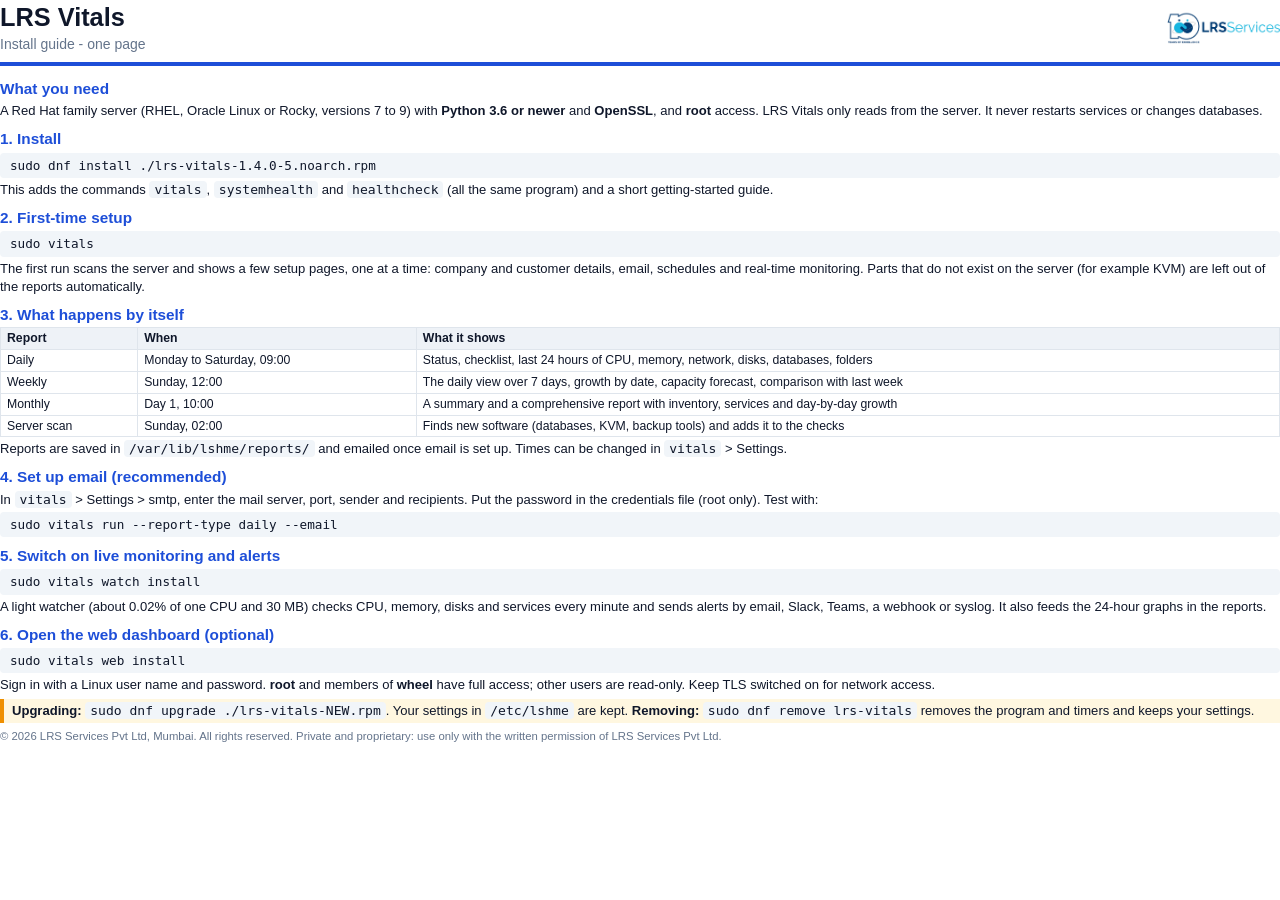
<file: docs/customer/LRS-Vitals-Install-Guide.html>
<!doctype html>
<html lang="en"><head><meta charset="utf-8"><title>LRS Vitals - Install Guide</title>
<style>
@page{size:A4;margin:11mm}
body{font:9.8pt/1.38 "Segoe UI",Arial,sans-serif;color:#0f172a;margin:0}
.hd{display:flex;justify-content:space-between;align-items:center;border-bottom:4px solid #1d4ed8;padding-bottom:8px;margin-bottom:12px}
.hd img{height:34px}h1{margin:0;font-size:19pt}.sub{color:#64748b;font-size:10.5pt}
h2{font-size:11.5pt;margin:8px 0 2px;color:#1d4ed8}
code,pre{font-family:Consolas,monospace;background:#f1f5f9;border-radius:4px}code{padding:1px 5px}
pre{padding:4px 10px;margin:3px 0;font-size:9.5pt}
table{border-collapse:collapse;width:100%;font-size:9.2pt}td,th{border:1px solid #dfe5ec;padding:2px 6px;text-align:left}th{background:#eef2f7}
.n{background:#fff7e0;border-left:4px solid #ef8f00;padding:3px 8px;margin:5px 0}
.f{color:#64748b;font-size:8.5pt;margin-top:6px}p{margin:3px 0}
</style></head><body>
<div class="hd"><div><h1>LRS Vitals</h1><div class="sub">Install guide - one page</div></div><img src="../../lshme/reports/lrs_logo.png" alt="LRS Services"></div>

<h2>What you need</h2>
<p>A Red Hat family server (RHEL, Oracle Linux or Rocky, versions 7 to 9) with <b>Python 3.6 or newer</b> and <b>OpenSSL</b>, and <b>root</b> access. LRS Vitals only reads from the server. It never restarts services or changes databases.</p>

<h2>1. Install</h2>
<pre>sudo dnf install ./lrs-vitals-1.4.0-5.noarch.rpm</pre>
<p>This adds the commands <code>vitals</code>, <code>systemhealth</code> and <code>healthcheck</code> (all the same program) and a short getting-started guide.</p>

<h2>2. First-time setup</h2>
<pre>sudo vitals</pre>
<p>The first run scans the server and shows a few setup pages, one at a time: company and customer details, email, schedules and real-time monitoring. Parts that do not exist on the server (for example KVM) are left out of the reports automatically.</p>

<h2>3. What happens by itself</h2>
<table><tr><th>Report</th><th>When</th><th>What it shows</th></tr>
<tr><td>Daily</td><td>Monday to Saturday, 09:00</td><td>Status, checklist, last 24 hours of CPU, memory, network, disks, databases, folders</td></tr>
<tr><td>Weekly</td><td>Sunday, 12:00</td><td>The daily view over 7 days, growth by date, capacity forecast, comparison with last week</td></tr>
<tr><td>Monthly</td><td>Day 1, 10:00</td><td>A summary and a comprehensive report with inventory, services and day-by-day growth</td></tr>
<tr><td>Server scan</td><td>Sunday, 02:00</td><td>Finds new software (databases, KVM, backup tools) and adds it to the checks</td></tr></table>
<p>Reports are saved in <code>/var/lib/lshme/reports/</code> and emailed once email is set up. Times can be changed in <code>vitals</code> &gt; Settings.</p>

<h2>4. Set up email (recommended)</h2>
<p>In <code>vitals</code> &gt; Settings &gt; smtp, enter the mail server, port, sender and recipients. Put the password in the credentials file (root only). Test with:</p>
<pre>sudo vitals run --report-type daily --email</pre>

<h2>5. Switch on live monitoring and alerts</h2>
<pre>sudo vitals watch install</pre>
<p>A light watcher (about 0.02% of one CPU and 30 MB) checks CPU, memory, disks and services every minute and sends alerts by email, Slack, Teams, a webhook or syslog. It also feeds the 24-hour graphs in the reports.</p>

<h2>6. Open the web dashboard (optional)</h2>
<pre>sudo vitals web install</pre>
<p>Sign in with a Linux user name and password. <b>root</b> and members of <b>wheel</b> have full access; other users are read-only. Keep TLS switched on for network access.</p>

<div class="n"><b>Upgrading:</b> <code>sudo dnf upgrade ./lrs-vitals-NEW.rpm</code>. Your settings in <code>/etc/lshme</code> are kept. <b>Removing:</b> <code>sudo dnf remove lrs-vitals</code> removes the program and timers and keeps your settings.</div>
<div class="f">&copy; 2026 LRS Services Pvt Ltd, Mumbai. All rights reserved. Private and proprietary: use only with the written permission of LRS Services Pvt Ltd.</div>
</body></html>
</file>
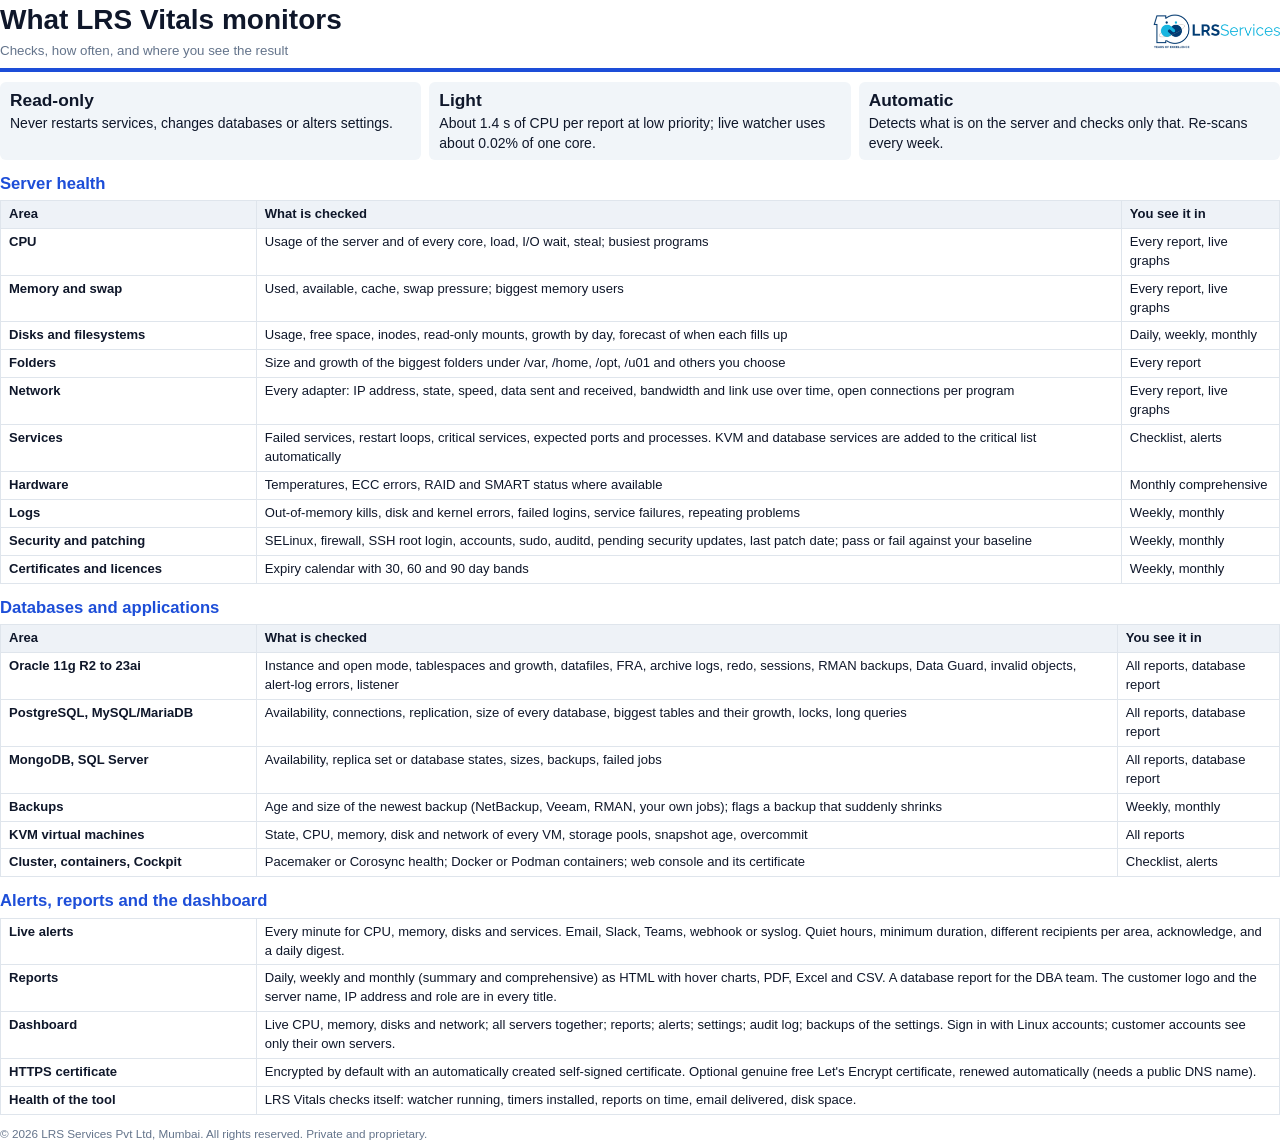
<file: docs/customer/LRS-Vitals-What-We-Monitor.html>
<!doctype html>
<html lang="en"><head><meta charset="utf-8"><title>LRS Vitals - What we monitor</title>
<style>
@page{size:A4;margin:14mm}
body{font:10.5pt/1.45 "Segoe UI",Arial,sans-serif;color:#0f172a;margin:0}
.hd{display:flex;justify-content:space-between;align-items:center;border-bottom:4px solid #1d4ed8;padding-bottom:8px;margin-bottom:10px}
.hd img{height:38px}h1{margin:0;font-size:21pt}.sub{color:#64748b;font-size:10pt}
h2{font-size:12.5pt;margin:12px 0 4px;color:#1d4ed8}
table{border-collapse:collapse;width:100%;font-size:9.8pt}td,th{border:1px solid #dfe5ec;padding:4px 8px;text-align:left;vertical-align:top}th{background:#eef2f7}
td:first-child{font-weight:600;width:20%}
.g{display:grid;grid-template-columns:1fr 1fr 1fr;gap:8px}.g div{background:#f1f5f9;border-radius:6px;padding:6px 10px}.g b{font-size:13pt;display:block}
.f{color:#64748b;font-size:8.8pt;margin-top:10px}
</style></head><body>
<div class="hd"><div><h1>What LRS Vitals monitors</h1><div class="sub">Checks, how often, and where you see the result</div></div><img src="../../lshme/reports/lrs_logo.png" alt="LRS Services"></div>

<div class="g"><div><b>Read-only</b>Never restarts services, changes databases or alters settings.</div>
<div><b>Light</b>About 1.4 s of CPU per report at low priority; live watcher uses about 0.02% of one core.</div>
<div><b>Automatic</b>Detects what is on the server and checks only that. Re-scans every week.</div></div>

<h2>Server health</h2>
<table><tr><th>Area</th><th>What is checked</th><th>You see it in</th></tr>
<tr><td>CPU</td><td>Usage of the server and of every core, load, I/O wait, steal; busiest programs</td><td>Every report, live graphs</td></tr>
<tr><td>Memory and swap</td><td>Used, available, cache, swap pressure; biggest memory users</td><td>Every report, live graphs</td></tr>
<tr><td>Disks and filesystems</td><td>Usage, free space, inodes, read-only mounts, growth by day, forecast of when each fills up</td><td>Daily, weekly, monthly</td></tr>
<tr><td>Folders</td><td>Size and growth of the biggest folders under /var, /home, /opt, /u01 and others you choose</td><td>Every report</td></tr>
<tr><td>Network</td><td>Every adapter: IP address, state, speed, data sent and received, bandwidth and link use over time, open connections per program</td><td>Every report, live graphs</td></tr>
<tr><td>Services</td><td>Failed services, restart loops, critical services, expected ports and processes. KVM and database services are added to the critical list automatically</td><td>Checklist, alerts</td></tr>
<tr><td>Hardware</td><td>Temperatures, ECC errors, RAID and SMART status where available</td><td>Monthly comprehensive</td></tr>
<tr><td>Logs</td><td>Out-of-memory kills, disk and kernel errors, failed logins, service failures, repeating problems</td><td>Weekly, monthly</td></tr>
<tr><td>Security and patching</td><td>SELinux, firewall, SSH root login, accounts, sudo, auditd, pending security updates, last patch date; pass or fail against your baseline</td><td>Weekly, monthly</td></tr>
<tr><td>Certificates and licences</td><td>Expiry calendar with 30, 60 and 90 day bands</td><td>Weekly, monthly</td></tr></table>

<h2>Databases and applications</h2>
<table><tr><th>Area</th><th>What is checked</th><th>You see it in</th></tr>
<tr><td>Oracle 11g R2 to 23ai</td><td>Instance and open mode, tablespaces and growth, datafiles, FRA, archive logs, redo, sessions, RMAN backups, Data Guard, invalid objects, alert-log errors, listener</td><td>All reports, database report</td></tr>
<tr><td>PostgreSQL, MySQL/MariaDB</td><td>Availability, connections, replication, size of every database, biggest tables and their growth, locks, long queries</td><td>All reports, database report</td></tr>
<tr><td>MongoDB, SQL Server</td><td>Availability, replica set or database states, sizes, backups, failed jobs</td><td>All reports, database report</td></tr>
<tr><td>Backups</td><td>Age and size of the newest backup (NetBackup, Veeam, RMAN, your own jobs); flags a backup that suddenly shrinks</td><td>Weekly, monthly</td></tr>
<tr><td>KVM virtual machines</td><td>State, CPU, memory, disk and network of every VM, storage pools, snapshot age, overcommit</td><td>All reports</td></tr>
<tr><td>Cluster, containers, Cockpit</td><td>Pacemaker or Corosync health; Docker or Podman containers; web console and its certificate</td><td>Checklist, alerts</td></tr></table>

<h2>Alerts, reports and the dashboard</h2>
<table><tr><td>Live alerts</td><td>Every minute for CPU, memory, disks and services. Email, Slack, Teams, webhook or syslog. Quiet hours, minimum duration, different recipients per area, acknowledge, and a daily digest.</td></tr>
<tr><td>Reports</td><td>Daily, weekly and monthly (summary and comprehensive) as HTML with hover charts, PDF, Excel and CSV. A database report for the DBA team. The customer logo and the server name, IP address and role are in every title.</td></tr>
<tr><td>Dashboard</td><td>Live CPU, memory, disks and network; all servers together; reports; alerts; settings; audit log; backups of the settings. Sign in with Linux accounts; customer accounts see only their own servers.</td></tr>
<tr><td>HTTPS certificate</td><td>Encrypted by default with an automatically created self-signed certificate. Optional genuine free Let's Encrypt certificate, renewed automatically (needs a public DNS name).</td></tr><tr><td>Health of the tool</td><td>LRS Vitals checks itself: watcher running, timers installed, reports on time, email delivered, disk space.</td></tr></table>
<div class="f">&copy; 2026 LRS Services Pvt Ltd, Mumbai. All rights reserved. Private and proprietary.</div>
</body></html>
</file>
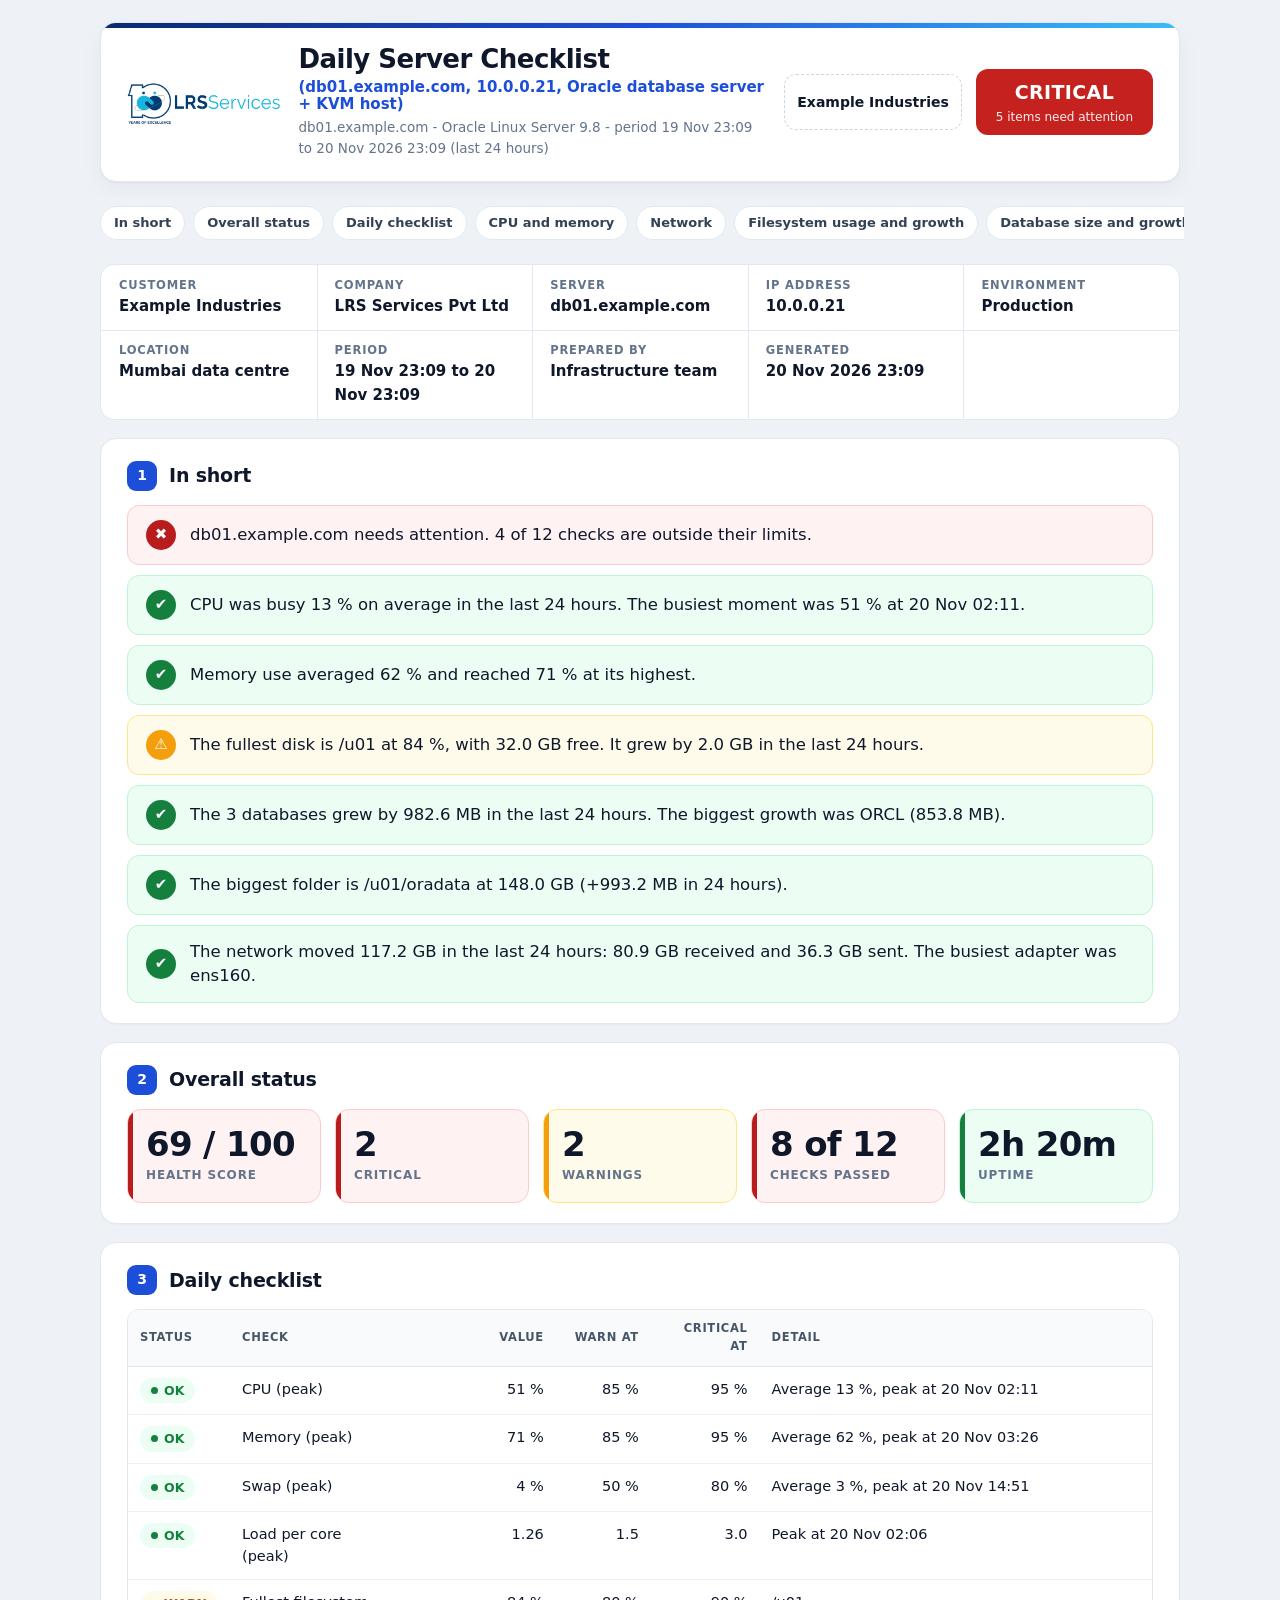
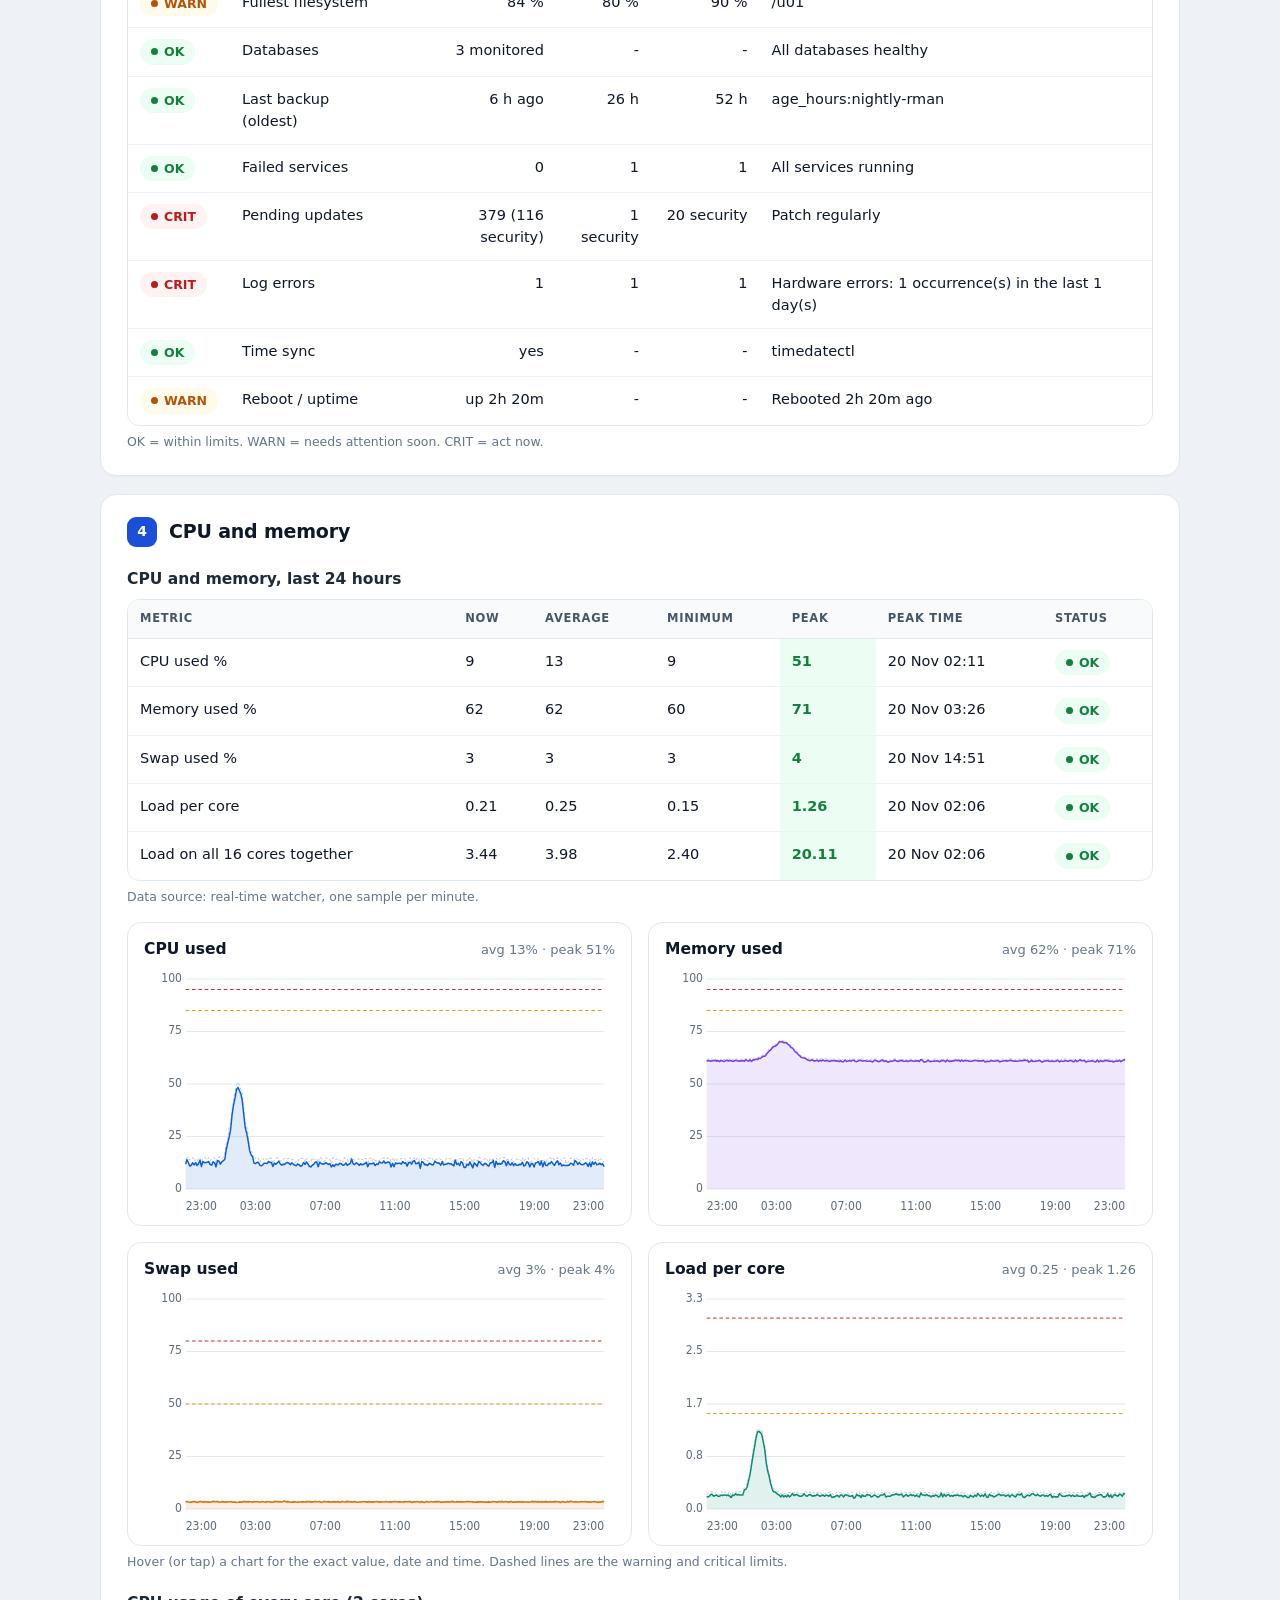
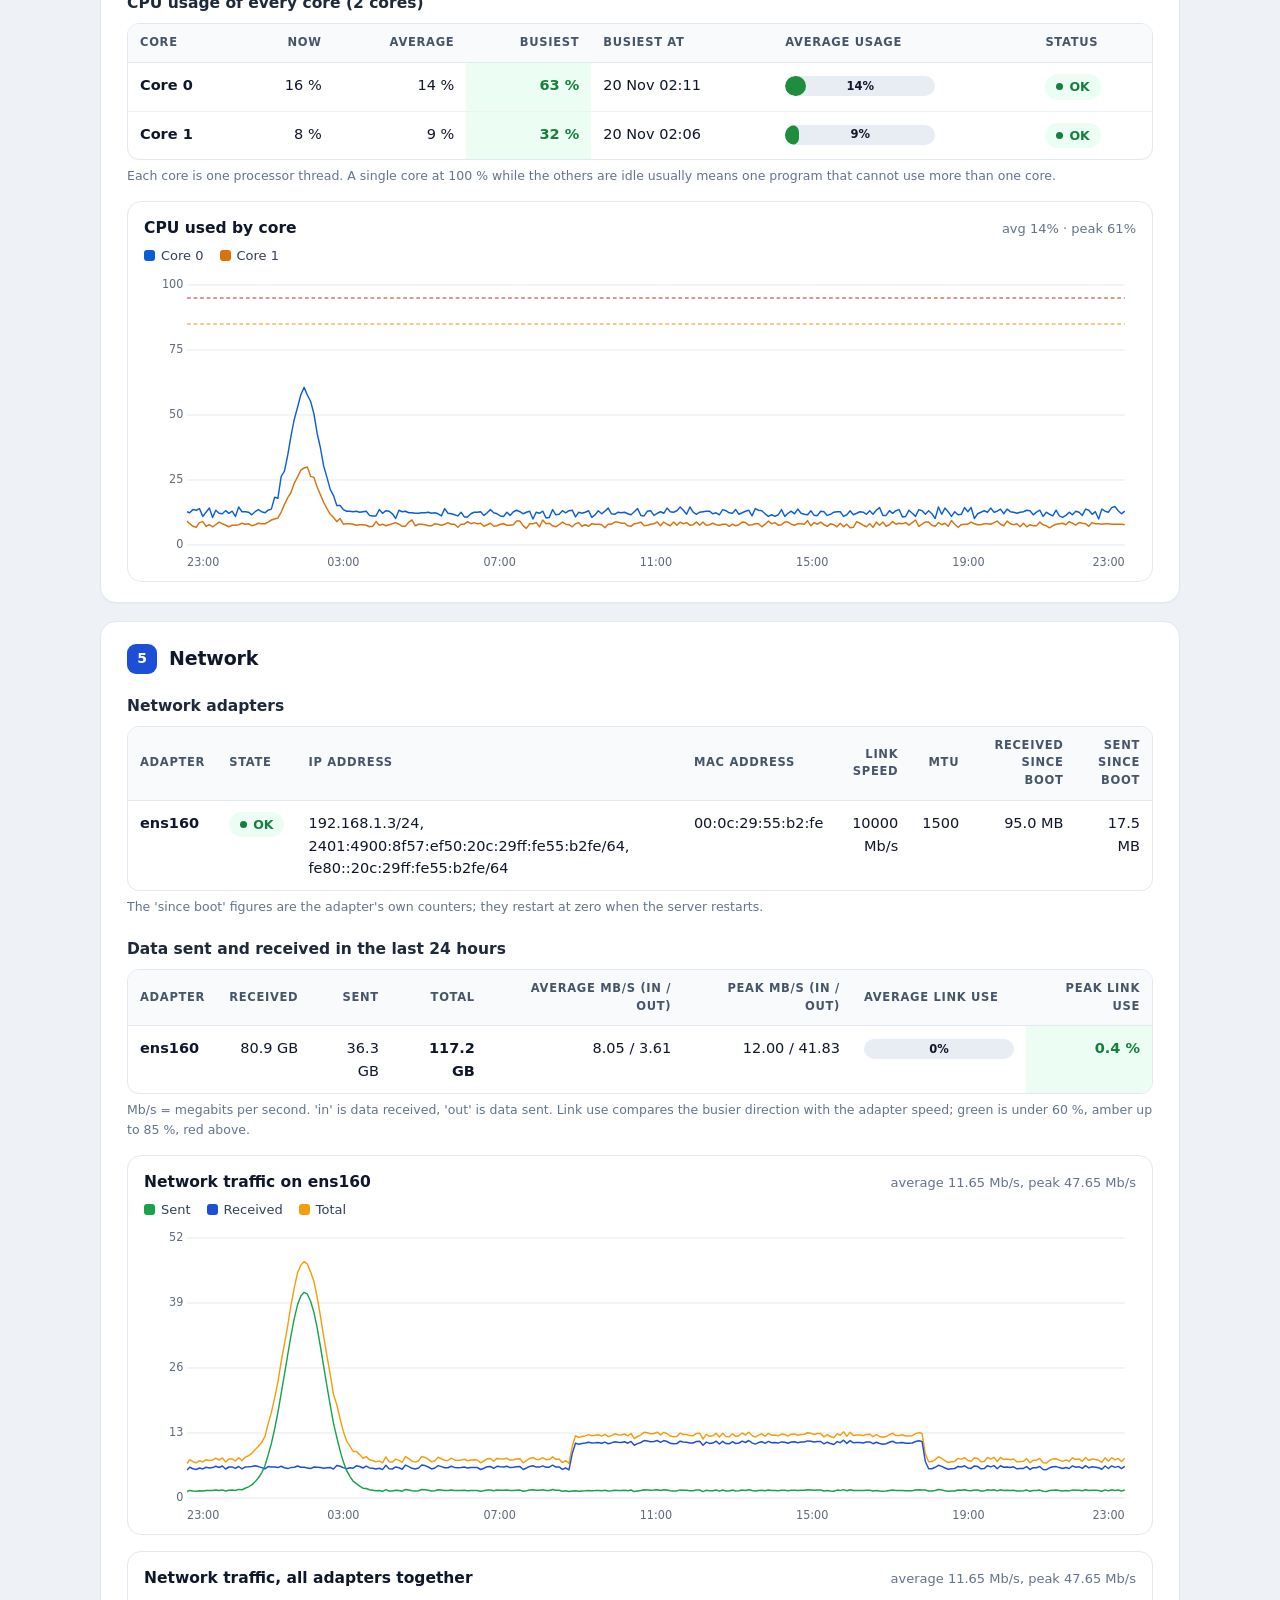
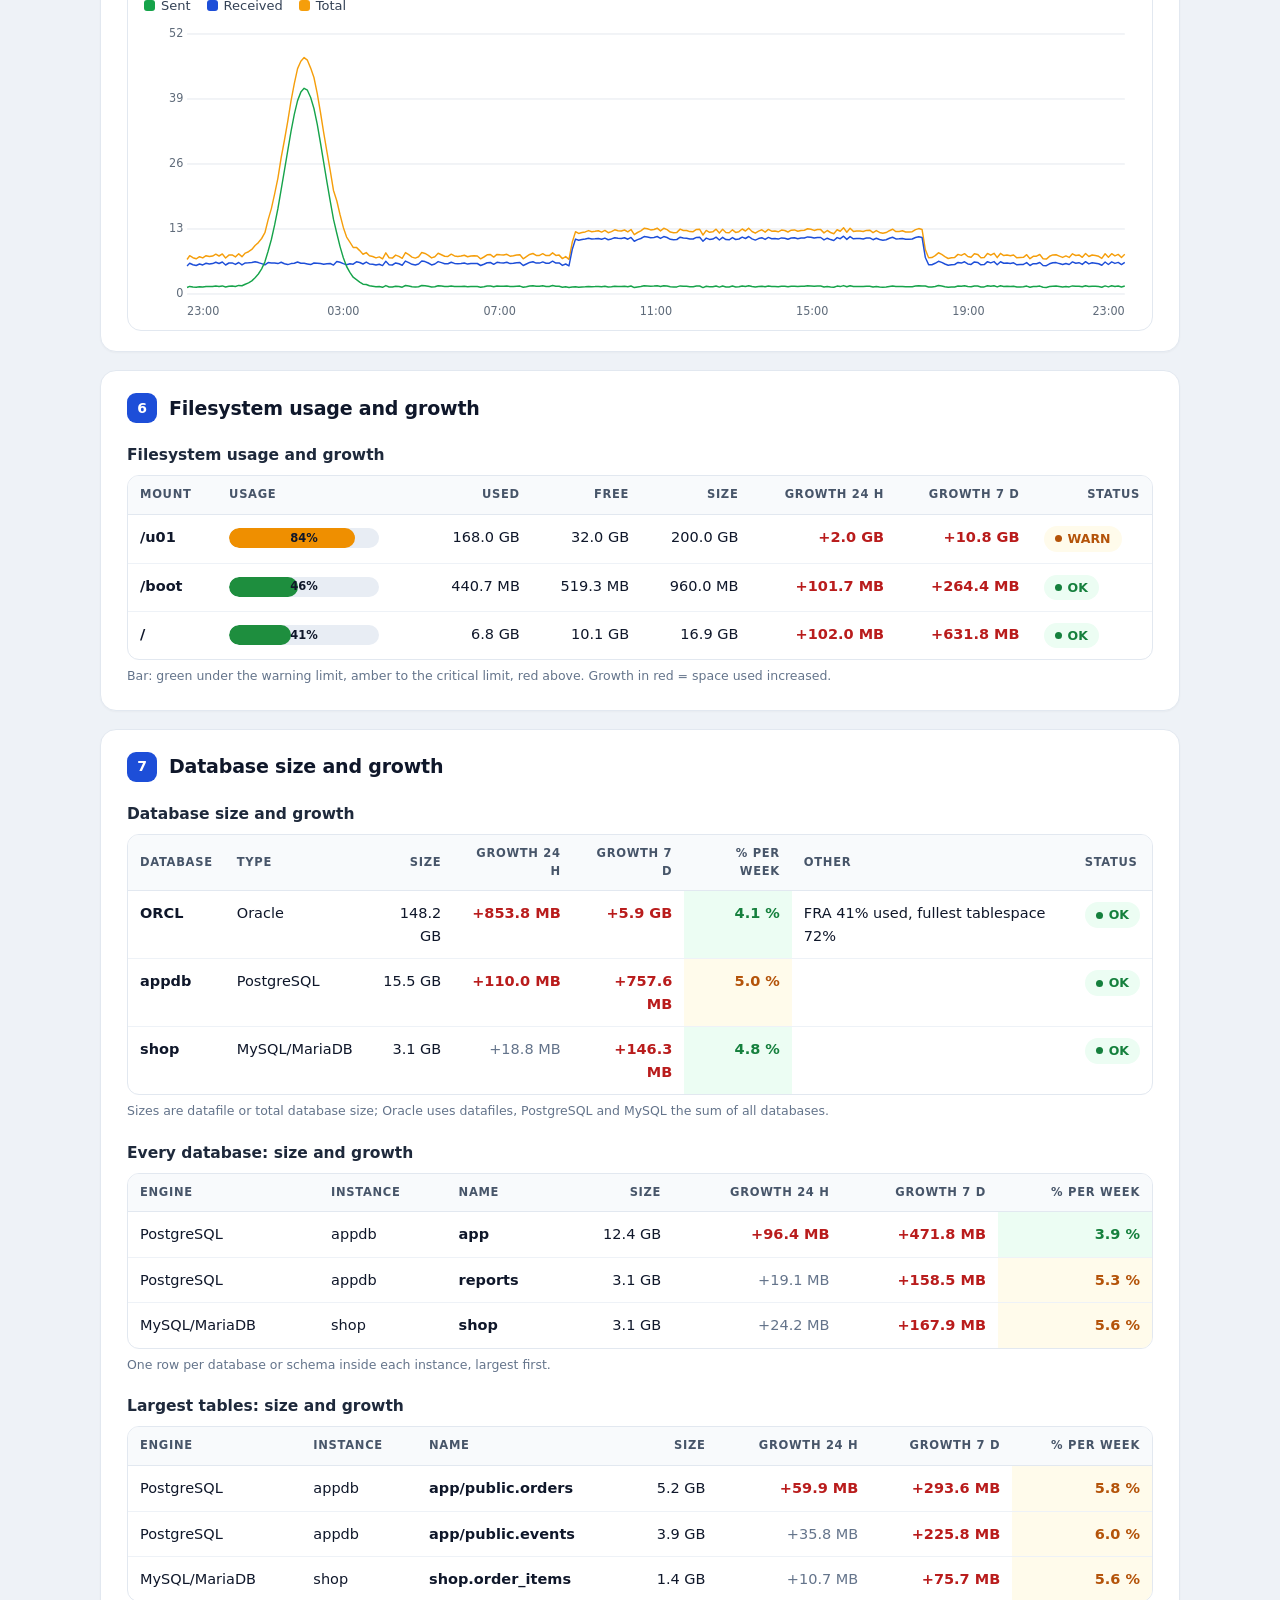
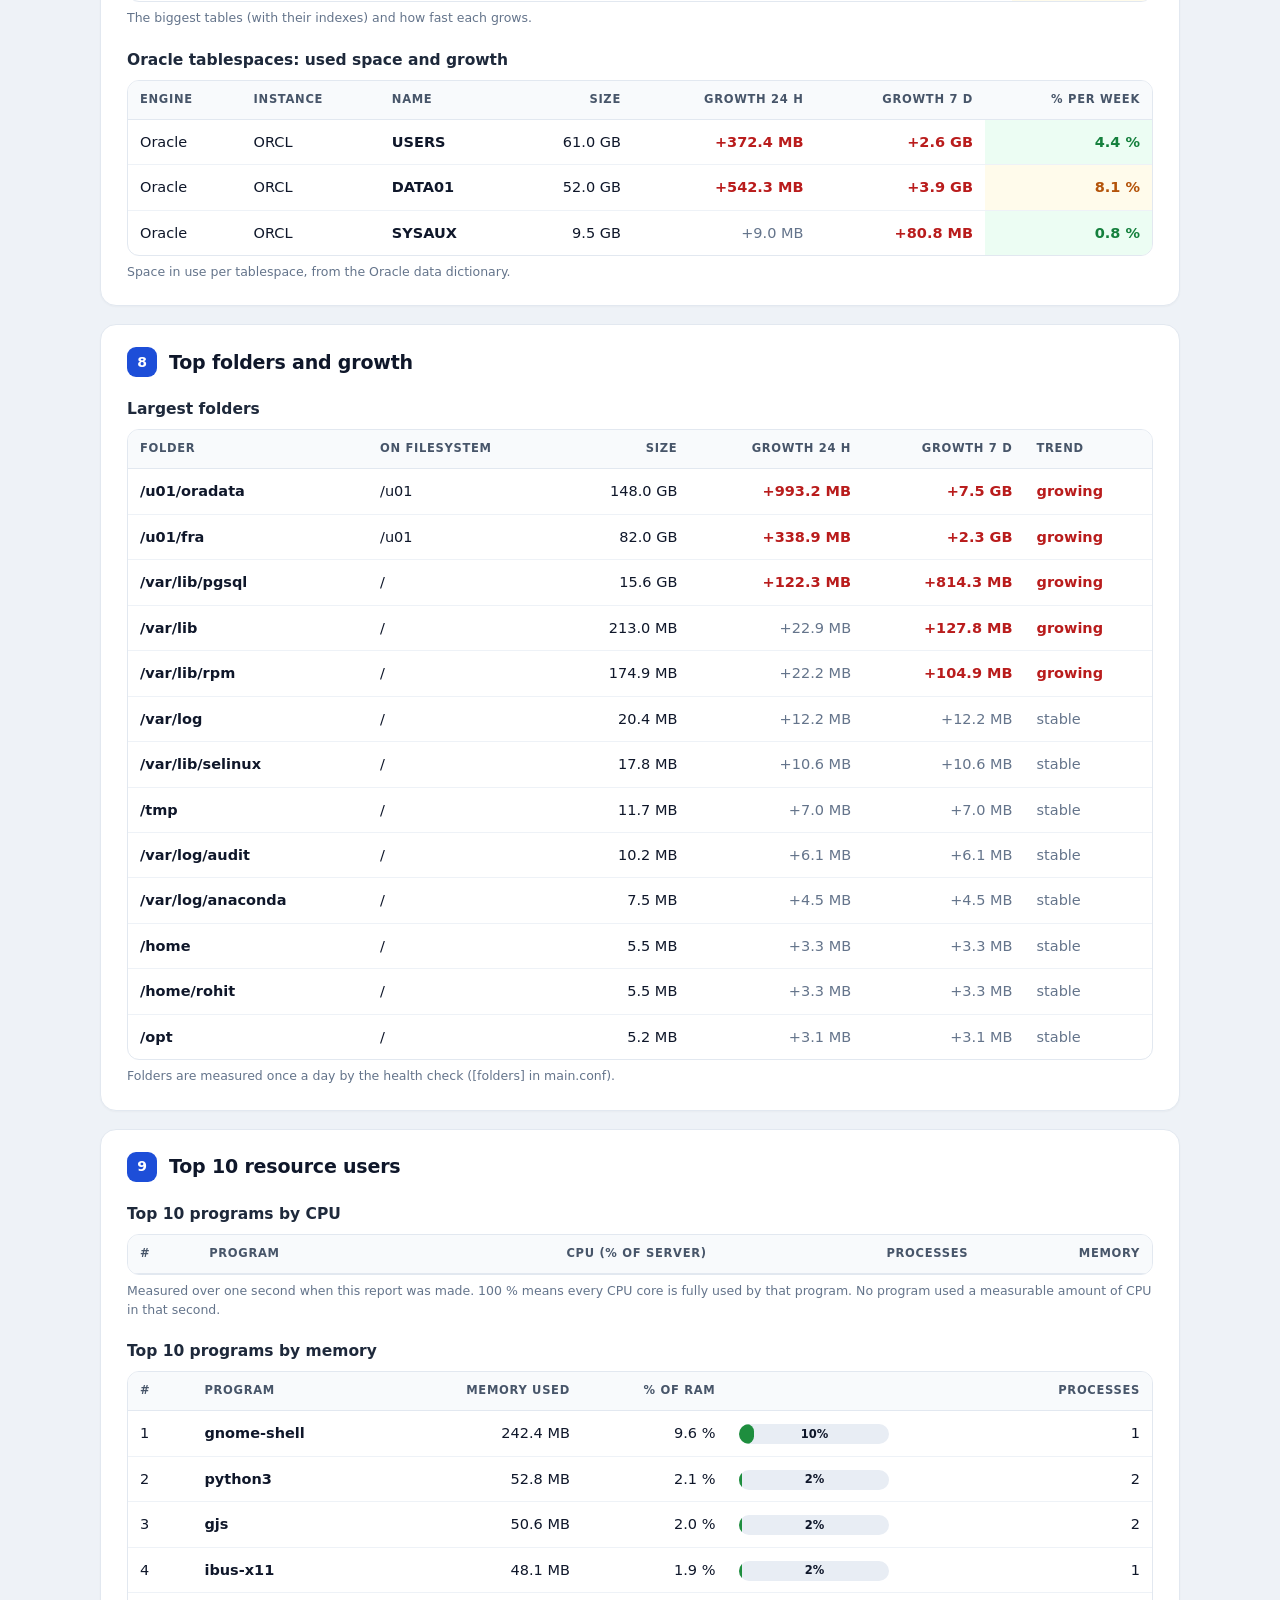
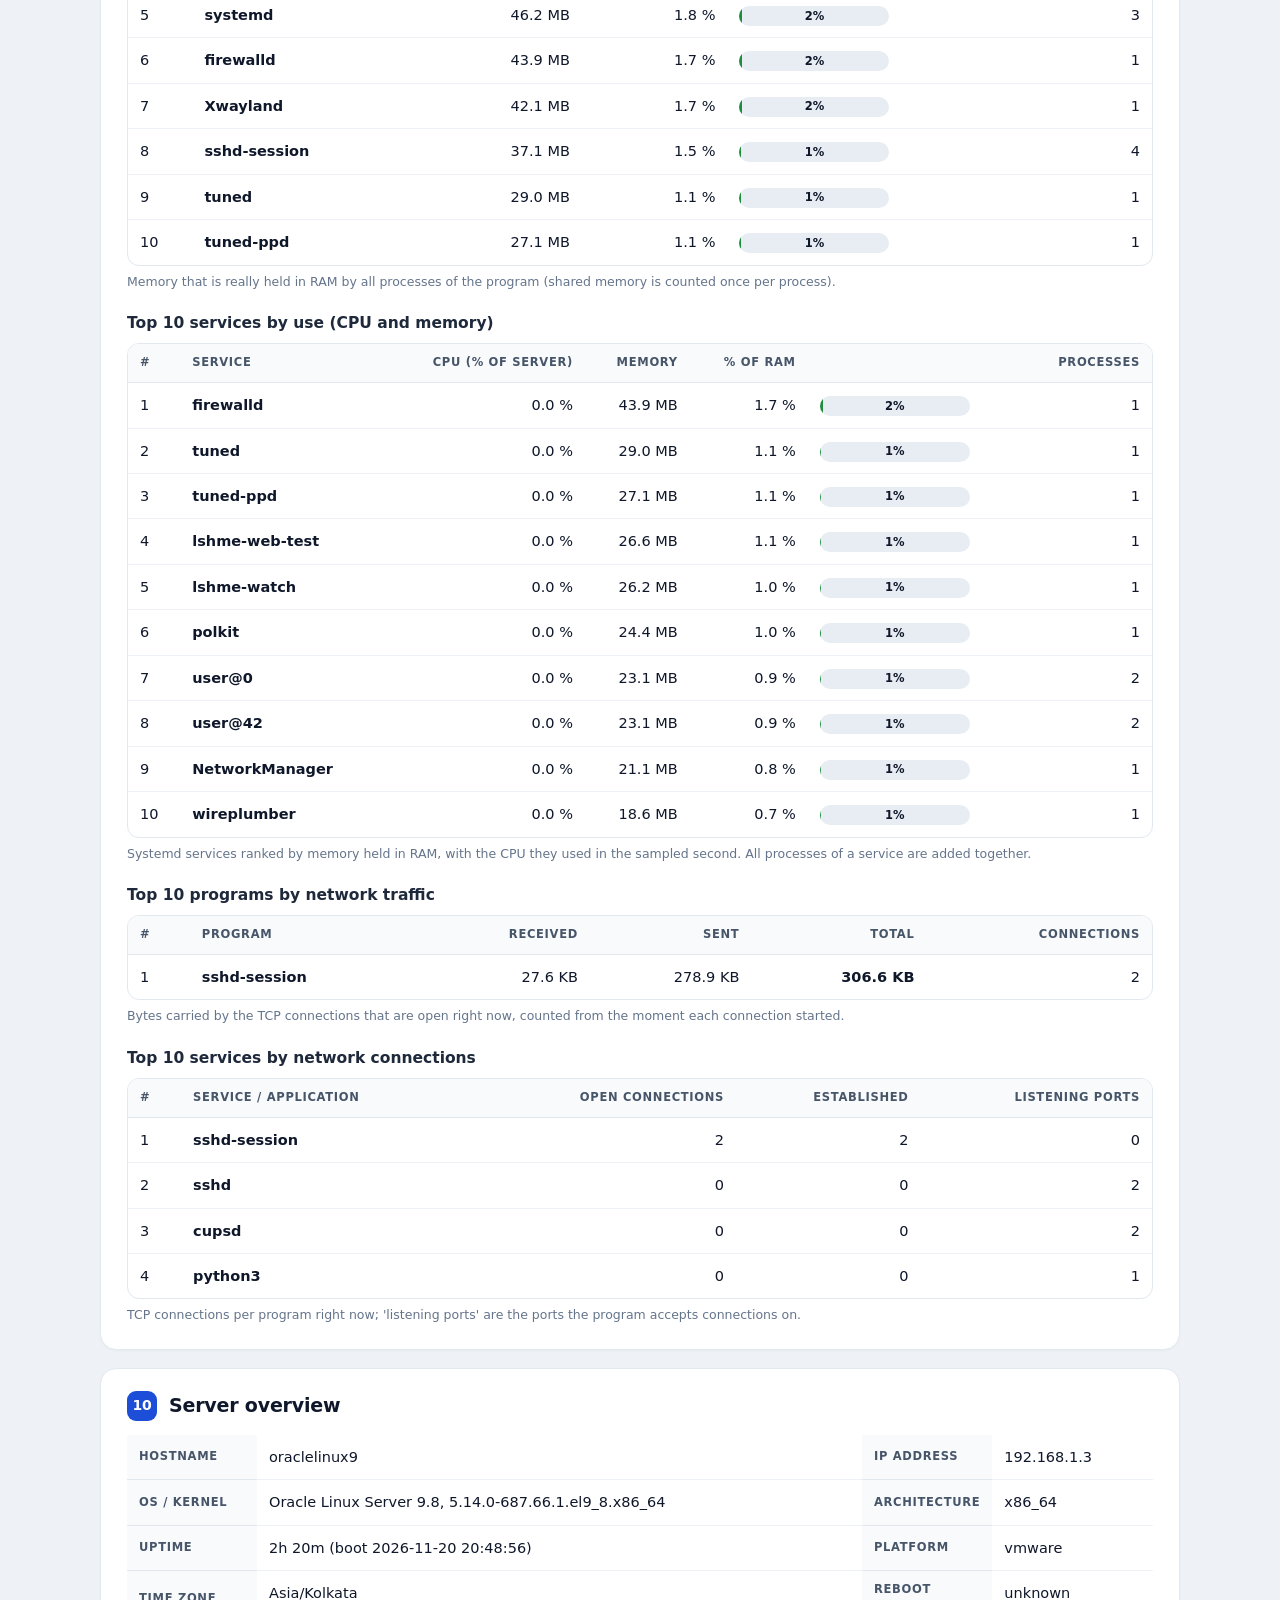
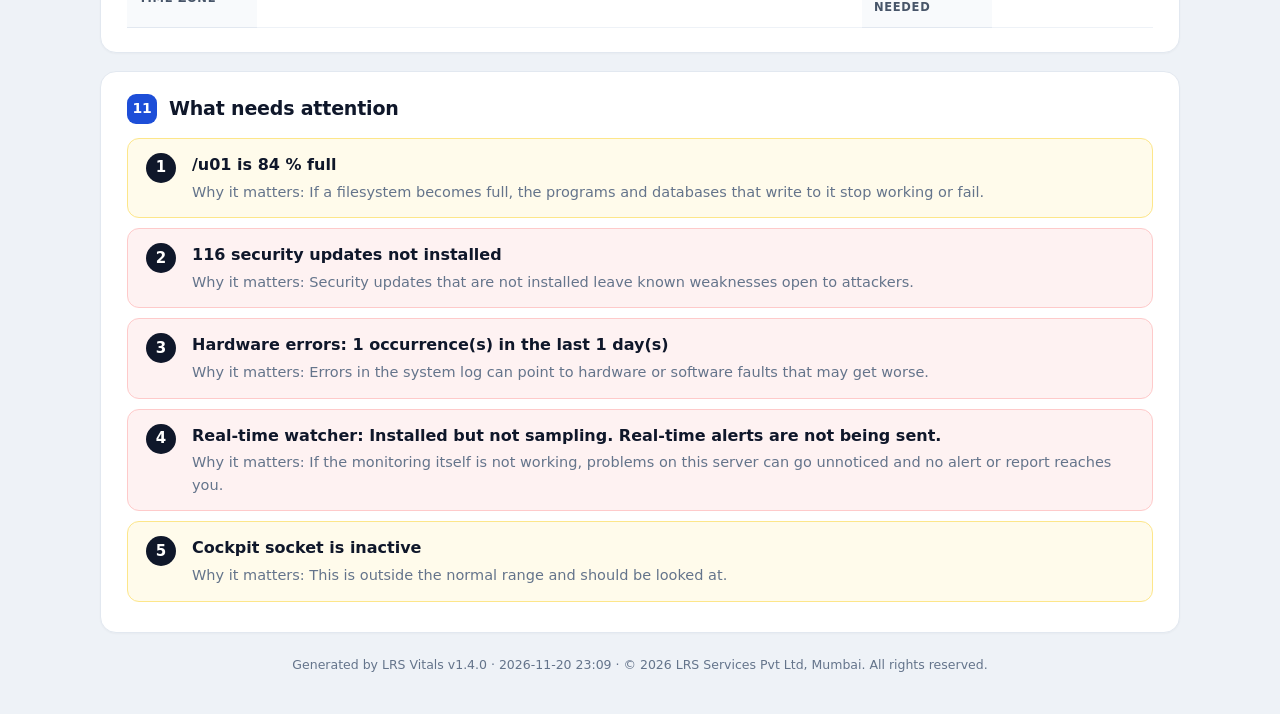
<file: docs/customer/samples/db01_daily.html>
<!doctype html><html lang='en'><head><meta charset='utf-8'><meta name='viewport' content='width=device-width,initial-scale=1'><title>Daily Server Checklist (db01.example.com, 10.0.0.21, Oracle database server + KVM host)</title><style>
:root{--ink:#0f172a;--mut:#64748b;--line:#e2e8f0;--bg:#eef2f7;--card:#fff;--brand:#1d4ed8;--brand2:#0b2a6f;
--ok:#15803d;--okbg:#ecfdf3;--wn:#b45309;--wnbg:#fffbeb;--cr:#b91c1c;--crbg:#fef2f2}
*{box-sizing:border-box}
html{scroll-behavior:smooth;scroll-padding-top:64px}
body{font:15px/1.55 Inter,"Segoe UI",system-ui,-apple-system,Roboto,Arial,sans-serif;margin:0;background:var(--bg);color:var(--ink);-webkit-font-smoothing:antialiased}
.page{max-width:1120px;margin:0 auto;padding:22px 20px 40px}
.hdr{background:var(--card);border:1px solid var(--line);border-radius:16px;padding:22px 26px;display:flex;justify-content:space-between;align-items:center;gap:20px;
box-shadow:0 1px 2px #0f172a0d,0 8px 24px #0f172a0a;position:relative;overflow:hidden}
.hdr:before{content:"";position:absolute;left:0;right:0;top:0;height:5px;background:linear-gradient(90deg,var(--brand2),var(--brand),#38bdf8)}
.hid{display:flex;align-items:center;gap:18px;min-width:0}
.hid img{height:46px;display:block}
.hid .sep{width:1px;align-self:stretch;background:var(--line)}
h1{margin:0;font-size:26px;font-weight:750;letter-spacing:-.02em;line-height:1.15}
.sub{color:var(--mut);font-size:13.5px;margin-top:4px}.tsuf{display:block;font-size:15px;font-weight:600;color:var(--brand);letter-spacing:0;margin-top:4px}
.hr{display:flex;align-items:center;gap:14px;flex-shrink:0}
.slot{min-width:150px;max-width:230px;height:56px;border:1.5px dashed #cbd5e1;border-radius:12px;display:flex;align-items:center;justify-content:center;text-align:center;padding:4px 12px;font-weight:650;font-size:14px;line-height:1.2;color:var(--ink)}
.slot img{height:46px;max-width:210px;object-fit:contain}.slot.has{border:0;padding:0}
.big{padding:9px 20px;border-radius:12px;color:#fff;font-weight:800;font-size:19px;text-align:center;white-space:nowrap;letter-spacing:.02em}
.big small{display:block;font-weight:500;font-size:12px;letter-spacing:0;opacity:.92}
nav{position:sticky;top:0;z-index:20;background:#eef2f7e8;backdrop-filter:blur(8px);margin:14px -4px 0;padding:10px 4px;display:flex;gap:8px;overflow-x:auto;white-space:nowrap}
nav{scrollbar-width:none}nav::-webkit-scrollbar{display:none}
nav a{font-size:13px;font-weight:600;color:#334155;text-decoration:none;background:var(--card);border:1px solid var(--line);padding:6px 13px;border-radius:999px}
nav a:hover{border-color:var(--brand);color:var(--brand)}
.details{display:grid;grid-template-columns:repeat(auto-fit,minmax(200px,1fr));gap:0;margin:14px 0 4px;background:var(--card);border:1px solid var(--line);border-radius:14px;overflow:hidden}
.details div{padding:12px 18px;border-right:1px solid var(--line);border-bottom:1px solid var(--line);margin:0 -1px -1px 0}
.details span{display:block;font-size:11.5px;color:var(--mut);text-transform:uppercase;letter-spacing:.07em;font-weight:600}.details b{font-size:15px;font-weight:650}
section{background:var(--card);border:1px solid var(--line);border-radius:16px;padding:22px 26px 20px;margin-top:18px;box-shadow:0 1px 2px #0f172a08}
h2{font-size:19px;font-weight:720;margin:0 0 14px;display:flex;align-items:center;gap:12px;letter-spacing:-.01em}
h2 .no{width:30px;height:30px;border-radius:9px;background:var(--brand);color:#fff;font-size:14px;display:inline-flex;align-items:center;justify-content:center;font-weight:700}
h3{font-size:15.5px;margin:20px 0 8px;font-weight:700;color:#1e293b}
table{border-collapse:collapse;width:100%;font-size:14.5px;margin-bottom:4px}
th{background:#f8fafc;text-align:left;padding:10px 12px;font-size:11.5px;text-transform:uppercase;letter-spacing:.06em;color:#475569;font-weight:700;border-bottom:1.5px solid var(--line)}
td{padding:11px 12px;border-bottom:1px solid #eef2f7;vertical-align:top}
tbody tr:hover td{background:#f8fafc}
td.r,th.r{text-align:right;font-variant-numeric:tabular-nums}
td.wrap{white-space:pre-line}td.nw{white-space:nowrap}
.tw{overflow-x:auto;border:1px solid var(--line);border-radius:12px}.tw table{margin:0}.tw tr:last-child td{border-bottom:0}
.chip{display:inline-flex;align-items:center;gap:6px;padding:3px 11px;border-radius:999px;font-weight:700;font-size:12.5px;white-space:nowrap}
.chip:before{content:"";width:7px;height:7px;border-radius:50%;background:currentColor}
.chip-ok{background:var(--okbg);color:var(--ok)}.chip-wn{background:var(--wnbg);color:var(--wn)}.chip-cr{background:var(--crbg);color:var(--cr)}.chip-na{background:#f1f5f9;color:#64748b}
td.ok{background:var(--okbg)!important;color:var(--ok);font-weight:650}
td.wn{background:var(--wnbg)!important;color:var(--wn);font-weight:700}
td.cr{background:var(--crbg)!important;color:var(--cr);font-weight:700}
.up{color:var(--cr);font-weight:650}.dn{color:var(--ok);font-weight:650}.fl{color:var(--mut)}.b{font-weight:650}
.bar{background:#e8edf4;border-radius:999px;height:20px;width:150px;position:relative;display:inline-block;vertical-align:middle;overflow:hidden}
.bar i{display:block;height:20px;border-radius:999px}.bar b{position:absolute;left:0;right:0;top:1.5px;text-align:center;font-size:11.5px;color:#0f172a;font-weight:700}
.kpis{display:grid;grid-template-columns:repeat(auto-fit,minmax(170px,1fr));gap:14px}
.kpi{border-radius:14px;padding:16px 18px;border:1px solid var(--line);background:#fff;position:relative;overflow:hidden}
.kpi:before{content:"";position:absolute;left:0;top:0;bottom:0;width:5px;background:var(--line)}
.kpi b{font-size:34px;display:block;line-height:1.1;font-weight:760;letter-spacing:-.02em}.kpi span{font-size:12px;color:var(--mut);text-transform:uppercase;letter-spacing:.07em;font-weight:600}
.kpi.ok{background:var(--okbg);border-color:#bbf7d0}.kpi.ok:before{background:var(--ok)}
.kpi.wn{background:var(--wnbg);border-color:#fde68a}.kpi.wn:before{background:#f59e0b}
.kpi.cr{background:var(--crbg);border-color:#fecaca}.kpi.cr:before{background:var(--cr)}
.legend{font-size:12.5px;color:var(--mut);margin:6px 0 4px}
.note{background:#f8fafc;border:1px solid var(--line);border-left:4px solid var(--brand);border-radius:10px;padding:12px 16px;margin:8px 0;font-size:14.5px}
.points{display:grid;gap:10px}
.pt{display:flex;gap:14px;align-items:center;border-radius:12px;padding:14px 18px;font-size:16.5px;line-height:1.45;border:1px solid}
.pt.ok{background:var(--okbg);border-color:#bbf7d0}.pt.wn{background:var(--wnbg);border-color:#fde68a}.pt.cr{background:var(--crbg);border-color:#fecaca}
.pt i{font-style:normal;font-weight:800;font-size:15px;width:30px;height:30px;border-radius:50%;display:inline-flex;align-items:center;justify-content:center;color:#fff;flex-shrink:0}
.pt.ok i{background:var(--ok)}.pt.wn i{background:#f59e0b}.pt.cr i{background:var(--cr)}
.act{display:flex;gap:16px;align-items:flex-start;border-radius:12px;padding:14px 18px;margin:10px 0;font-size:16px;border:1px solid}
.act.wn{background:var(--wnbg);border-color:#fde68a}.act.cr{background:var(--crbg);border-color:#fecaca}.act.ok{background:var(--okbg);border-color:#bbf7d0}
.act em{font-style:normal;color:var(--mut);display:block;margin-top:3px;font-size:14.5px}
.act .n{font-weight:800;font-size:15px;width:30px;height:30px;border-radius:50%;background:#0f172a;color:#fff;display:inline-flex;align-items:center;justify-content:center;flex-shrink:0}
.grid2{display:grid;grid-template-columns:1fr 1fr;gap:16px;margin-top:16px}
.chart{border:1px solid var(--line);border-radius:14px;padding:14px 16px 8px;position:relative;background:#fff;break-inside:avoid}
.chart h4{margin:0 0 6px;font-size:15.5px;display:flex;justify-content:space-between;align-items:baseline;font-weight:700}
.chart h4 span{color:var(--mut);font-weight:500;font-size:13px}
.chart svg{width:100%;height:250px;display:block;overflow:visible}.chart.wide{grid-column:1/-1}.chart.wide svg{height:300px}
.keys{display:flex;flex-wrap:wrap;gap:4px 16px;font-size:13px;margin:2px 0 6px;color:#334155}.keys b{display:inline-block;width:11px;height:11px;border-radius:3px;margin-right:6px;vertical-align:-1px}
.tip{position:absolute;pointer-events:none;background:#0f172af2;color:#fff;padding:9px 13px;border-radius:10px;font-size:13.5px;line-height:1.5;white-space:nowrap;display:none;z-index:5;box-shadow:0 8px 24px #0f172a55}
.tip b{font-size:17px}.tip small{display:block;color:#94a3b8;font-size:12px}
.foot{color:var(--mut);font-size:12.5px;margin:22px 4px 0;text-align:center}
@media(max-width:820px){.grid2{grid-template-columns:1fr}.hdr{flex-direction:column;align-items:flex-start}.hr{width:100%;justify-content:space-between}section{padding:16px}}
@media print{body{background:#fff}nav{display:none}.page{max-width:none;padding:0}section,.hdr{box-shadow:none;break-inside:auto}tr{break-inside:avoid}h2{break-after:avoid}}
</style></head><body><div class='page'><div class='hdr'><div class='hid'><img alt='' src='[data-uri]'><div><h1>Daily Server Checklist<span class='tsuf'>(db01.example.com, 10.0.0.21, Oracle database server + KVM host)</span></h1><div class='sub'>db01.example.com - Oracle Linux Server 9.8 - period 19 Nov 23:09 to 20 Nov 2026 23:09 (last 24 hours)</div></div></div><div class='hr'><div class='slot'>Example Industries</div><div class='big' style='background:#c5221f'>CRITICAL<small>5 items need attention</small></div></div></div><nav><a href='#s1'>In short</a><a href='#s2'>Overall status</a><a href='#s3'>Daily checklist</a><a href='#s4'>CPU and memory</a><a href='#s5'>Network</a><a href='#s6'>Filesystem usage and growth</a><a href='#s7'>Database size and growth</a><a href='#s8'>Top folders and growth</a><a href='#s9'>Top 10 resource users</a><a href='#s10'>Server overview</a><a href='#s11'>What needs attention</a></nav><div class='details'><div><span>Customer</span><b>Example Industries</b></div><div><span>Company</span><b>LRS Services Pvt Ltd</b></div><div><span>Server</span><b>db01.example.com</b></div><div><span>IP address</span><b>10.0.0.21</b></div><div><span>Environment</span><b>Production</b></div><div><span>Location</span><b>Mumbai data centre</b></div><div><span>Period</span><b>19 Nov 23:09 to 20 Nov 23:09</b></div><div><span>Prepared by</span><b>Infrastructure team</b></div><div><span>Generated</span><b>20 Nov 2026 23:09</b></div></div><section id='s1'><h2><span class='no'>1</span>In short</h2><div class='points'><div class='pt cr'><i>&#10006;</i><div>db01.example.com needs attention. 4 of 12 checks are outside their limits.</div></div><div class='pt ok'><i>&#10004;</i><div>CPU was busy 13 % on average in the last 24 hours. The busiest moment was 51 % at 20 Nov 02:11.</div></div><div class='pt ok'><i>&#10004;</i><div>Memory use averaged 62 % and reached 71 % at its highest.</div></div><div class='pt wn'><i>&#9888;</i><div>The fullest disk is /u01 at 84 %, with 32.0 GB free. It grew by 2.0 GB in the last 24 hours.</div></div><div class='pt ok'><i>&#10004;</i><div>The 3 databases grew by 982.6 MB in the last 24 hours. The biggest growth was ORCL (853.8 MB).</div></div><div class='pt ok'><i>&#10004;</i><div>The biggest folder is /u01/oradata at 148.0 GB (+993.2 MB in 24 hours).</div></div><div class='pt ok'><i>&#10004;</i><div>The network moved 117.2 GB in the last 24 hours: 80.9 GB received and 36.3 GB sent. The busiest adapter was ens160.</div></div></div></section><section id='s2'><h2><span class='no'>2</span>Overall status</h2><div class='kpis'><div class='kpi cr'><b>69 / 100</b><span>Health score</span></div><div class='kpi cr'><b>2</b><span>Critical</span></div><div class='kpi wn'><b>2</b><span>Warnings</span></div><div class='kpi cr'><b>8 of 12</b><span>Checks passed</span></div><div class='kpi ok'><b>2h 20m</b><span>Uptime</span></div></div></section><section id='s3'><h2><span class='no'>3</span>Daily checklist</h2><div class='tw'><table><thead><tr><th>Status</th><th>Check</th><th class='r'>Value</th><th class='r'>Warn at</th><th class='r'>Critical at</th><th>Detail</th></tr></thead><tbody><tr><td><span class='chip chip-ok'>OK</span></td><td>CPU (peak)</td><td class='r'>51 %</td><td class='r'>85 %</td><td class='r'>95 %</td><td>Average 13 %, peak at 20 Nov 02:11</td></tr><tr><td><span class='chip chip-ok'>OK</span></td><td>Memory (peak)</td><td class='r'>71 %</td><td class='r'>85 %</td><td class='r'>95 %</td><td>Average 62 %, peak at 20 Nov 03:26</td></tr><tr><td><span class='chip chip-ok'>OK</span></td><td>Swap (peak)</td><td class='r'>4 %</td><td class='r'>50 %</td><td class='r'>80 %</td><td>Average 3 %, peak at 20 Nov 14:51</td></tr><tr><td><span class='chip chip-ok'>OK</span></td><td>Load per core (peak)</td><td class='r'>1.26</td><td class='r'>1.5</td><td class='r'>3.0</td><td>Peak at 20 Nov 02:06</td></tr><tr><td><span class='chip chip-wn'>WARN</span></td><td>Fullest filesystem</td><td class='r'>84 %</td><td class='r'>80 %</td><td class='r'>90 %</td><td>/u01</td></tr><tr><td><span class='chip chip-ok'>OK</span></td><td>Databases</td><td class='r'>3 monitored</td><td class='r'>-</td><td class='r'>-</td><td>All databases healthy</td></tr><tr><td><span class='chip chip-ok'>OK</span></td><td>Last backup (oldest)</td><td class='r'>6 h ago</td><td class='r'>26 h</td><td class='r'>52 h</td><td>age_hours:nightly-rman</td></tr><tr><td><span class='chip chip-ok'>OK</span></td><td>Failed services</td><td class='r'>0</td><td class='r'>1</td><td class='r'>1</td><td>All services running</td></tr><tr><td><span class='chip chip-cr'>CRIT</span></td><td>Pending updates</td><td class='r'>379 (116 security)</td><td class='r'>1 security</td><td class='r'>20 security</td><td>Patch regularly</td></tr><tr><td><span class='chip chip-cr'>CRIT</span></td><td>Log errors</td><td class='r'>1</td><td class='r'>1</td><td class='r'>1</td><td>Hardware errors: 1 occurrence(s) in the last 1 day(s)</td></tr><tr><td><span class='chip chip-ok'>OK</span></td><td>Time sync</td><td class='r'>yes</td><td class='r'>-</td><td class='r'>-</td><td>timedatectl</td></tr><tr><td><span class='chip chip-wn'>WARN</span></td><td>Reboot / uptime</td><td class='r'>up 2h 20m</td><td class='r'>-</td><td class='r'>-</td><td>Rebooted 2h 20m ago</td></tr></tbody></table></div><div class='legend'>OK = within limits. WARN = needs attention soon. CRIT = act now.</div></section><section id='s4'><h2><span class='no'>4</span>CPU and memory</h2><h3>CPU and memory, last 24 hours</h3><div class='tw'><table><thead><tr><th>Metric</th><th>Now</th><th>Average</th><th>Minimum</th><th>Peak</th><th>Peak time</th><th>Status</th></tr></thead><tbody><tr><td>CPU used %</td><td>9</td><td>13</td><td>9</td><td class='ok'>51</td><td>20 Nov 02:11</td><td><span class='chip chip-ok'>OK</span></td></tr><tr><td>Memory used %</td><td>62</td><td>62</td><td>60</td><td class='ok'>71</td><td>20 Nov 03:26</td><td><span class='chip chip-ok'>OK</span></td></tr><tr><td>Swap used %</td><td>3</td><td>3</td><td>3</td><td class='ok'>4</td><td>20 Nov 14:51</td><td><span class='chip chip-ok'>OK</span></td></tr><tr><td>Load per core</td><td>0.21</td><td>0.25</td><td>0.15</td><td class='ok'>1.26</td><td>20 Nov 02:06</td><td><span class='chip chip-ok'>OK</span></td></tr><tr><td>Load on all 16 cores together</td><td>3.44</td><td>3.98</td><td>2.40</td><td class='ok'>20.11</td><td>20 Nov 02:06</td><td><span class='chip chip-ok'>OK</span></td></tr></tbody></table></div><div class='legend'>Data source: real-time watcher, one sample per minute.</div><div class='grid2'><div class='chart' data-i='0'></div><div class='chart' data-i='1'></div><div class='chart' data-i='2'></div><div class='chart' data-i='3'></div></div><div class='legend'>Hover (or tap) a chart for the exact value, date and time. Dashed lines are the warning and critical limits.</div><h3>CPU usage of every core (2 cores)</h3><div class='tw'><table><thead><tr><th>Core</th><th class='r'>Now</th><th class='r'>Average</th><th class='r'>Busiest</th><th>Busiest at</th><th>Average usage</th><th>Status</th></tr></thead><tbody><tr><td><span class='b'>Core 0</span></td><td class='r'>16 %</td><td class='r'>14 %</td><td class='r ok'>63 %</td><td>20 Nov 02:11</td><td><span class='bar'><i style='width:14%;background:#1e8e3e'></i><b>14%</b></span></td><td><span class='chip chip-ok'>OK</span></td></tr><tr><td><span class='b'>Core 1</span></td><td class='r'>8 %</td><td class='r'>9 %</td><td class='r ok'>32 %</td><td>20 Nov 02:06</td><td><span class='bar'><i style='width:9%;background:#1e8e3e'></i><b>9%</b></span></td><td><span class='chip chip-ok'>OK</span></td></tr></tbody></table></div><div class='legend'>Each core is one processor thread. A single core at 100 % while the others are idle usually means one program that cannot use more than one core.</div><div class='grid2'><div class='chart wide' data-i='4'></div></div></section><section id='s5'><h2><span class='no'>5</span>Network</h2><h3>Network adapters</h3><div class='tw'><table><thead><tr><th>Adapter</th><th>State</th><th>IP address</th><th>MAC address</th><th class='r'>Link speed</th><th class='r'>MTU</th><th class='r'>Received since boot</th><th class='r'>Sent since boot</th></tr></thead><tbody><tr><td><span class='b'>ens160</span></td><td><span class='chip chip-ok'>OK</span></td><td>192.168.1.3/24, 2401:4900:8f57:ef50:20c:29ff:fe55:b2fe/64, fe80::20c:29ff:fe55:b2fe/64</td><td>00:0c:29:55:b2:fe</td><td class='r'>10000 Mb/s</td><td class='r'>1500</td><td class='r'>95.0 MB</td><td class='r'>17.5 MB</td></tr></tbody></table></div><div class='legend'>The &#x27;since boot&#x27; figures are the adapter&#x27;s own counters; they restart at zero when the server restarts.</div><h3>Data sent and received in the last 24 hours</h3><div class='tw'><table><thead><tr><th>Adapter</th><th class='r'>Received</th><th class='r'>Sent</th><th class='r'>Total</th><th class='r'>Average Mb/s (in / out)</th><th class='r'>Peak Mb/s (in / out)</th><th>Average link use</th><th class='r'>Peak link use</th></tr></thead><tbody><tr><td><span class='b'>ens160</span></td><td class='r'>80.9 GB</td><td class='r'>36.3 GB</td><td class='r'><span class='b'>117.2 GB</span></td><td class='r'>8.05 / 3.61</td><td class='r'>12.00 / 41.83</td><td><span class='bar'><i style='width:0%;background:#1e8e3e'></i><b>0%</b></span></td><td class='r ok'>0.4 %</td></tr></tbody></table></div><div class='legend'>Mb/s = megabits per second. &#x27;in&#x27; is data received, &#x27;out&#x27; is data sent. Link use compares the busier direction with the adapter speed; green is under 60 %, amber up to 85 %, red above.</div><div class='grid2'><div class='chart wide' data-i='5'></div></div><div class='grid2'><div class='chart wide' data-i='6'></div></div></section><section id='s6'><h2><span class='no'>6</span>Filesystem usage and growth</h2><h3>Filesystem usage and growth</h3><div class='tw'><table><thead><tr><th>Mount</th><th>Usage</th><th class='r'>Used</th><th class='r'>Free</th><th class='r'>Size</th><th class='r'>Growth 24 h</th><th class='r'>Growth 7 d</th><th class='r'>Status</th></tr></thead><tbody><tr><td><span class='b'>/u01</span></td><td><span class='bar'><i style='width:84%;background:#ef8f00'></i><b>84%</b></span></td><td class='r'>168.0 GB</td><td class='r'>32.0 GB</td><td class='r'>200.0 GB</td><td class='r'><span class='up'>+2.0 GB</span></td><td class='r'><span class='up'>+10.8 GB</span></td><td><span class='chip chip-wn'>WARN</span></td></tr><tr><td><span class='b'>/boot</span></td><td><span class='bar'><i style='width:46%;background:#1e8e3e'></i><b>46%</b></span></td><td class='r'>440.7 MB</td><td class='r'>519.3 MB</td><td class='r'>960.0 MB</td><td class='r'><span class='up'>+101.7 MB</span></td><td class='r'><span class='up'>+264.4 MB</span></td><td><span class='chip chip-ok'>OK</span></td></tr><tr><td><span class='b'>/</span></td><td><span class='bar'><i style='width:41%;background:#1e8e3e'></i><b>41%</b></span></td><td class='r'>6.8 GB</td><td class='r'>10.1 GB</td><td class='r'>16.9 GB</td><td class='r'><span class='up'>+102.0 MB</span></td><td class='r'><span class='up'>+631.8 MB</span></td><td><span class='chip chip-ok'>OK</span></td></tr></tbody></table></div><div class='legend'>Bar: green under the warning limit, amber to the critical limit, red above. Growth in red = space used increased.</div></section><section id='s7'><h2><span class='no'>7</span>Database size and growth</h2><h3>Database size and growth</h3><div class='tw'><table><thead><tr><th>Database</th><th>Type</th><th class='r'>Size</th><th class='r'>Growth 24 h</th><th class='r'>Growth 7 d</th><th class='r'>% per week</th><th>Other</th><th>Status</th></tr></thead><tbody><tr><td><span class='b'>ORCL</span></td><td>Oracle</td><td class='r'>148.2 GB</td><td class='r'><span class='up'>+853.8 MB</span></td><td class='r'><span class='up'>+5.9 GB</span></td><td class='r ok'>4.1 %</td><td>FRA 41% used, fullest tablespace 72%</td><td><span class='chip chip-ok'>OK</span></td></tr><tr><td><span class='b'>appdb</span></td><td>PostgreSQL</td><td class='r'>15.5 GB</td><td class='r'><span class='up'>+110.0 MB</span></td><td class='r'><span class='up'>+757.6 MB</span></td><td class='r wn'>5.0 %</td><td></td><td><span class='chip chip-ok'>OK</span></td></tr><tr><td><span class='b'>shop</span></td><td>MySQL/MariaDB</td><td class='r'>3.1 GB</td><td class='r'><span class='fl'>+18.8 MB</span></td><td class='r'><span class='up'>+146.3 MB</span></td><td class='r ok'>4.8 %</td><td></td><td><span class='chip chip-ok'>OK</span></td></tr></tbody></table></div><div class='legend'>Sizes are datafile or total database size; Oracle uses datafiles, PostgreSQL and MySQL the sum of all databases.</div><h3>Every database: size and growth</h3><div class='tw'><table><thead><tr><th>Engine</th><th>Instance</th><th>Name</th><th class='r'>Size</th><th class='r'>Growth 24 h</th><th class='r'>Growth 7 d</th><th class='r'>% per week</th></tr></thead><tbody><tr><td>PostgreSQL</td><td>appdb</td><td><span class='b'>app</span></td><td class='r'>12.4 GB</td><td class='r'><span class='up'>+96.4 MB</span></td><td class='r'><span class='up'>+471.8 MB</span></td><td class='r ok'>3.9 %</td></tr><tr><td>PostgreSQL</td><td>appdb</td><td><span class='b'>reports</span></td><td class='r'>3.1 GB</td><td class='r'><span class='fl'>+19.1 MB</span></td><td class='r'><span class='up'>+158.5 MB</span></td><td class='r wn'>5.3 %</td></tr><tr><td>MySQL/MariaDB</td><td>shop</td><td><span class='b'>shop</span></td><td class='r'>3.1 GB</td><td class='r'><span class='fl'>+24.2 MB</span></td><td class='r'><span class='up'>+167.9 MB</span></td><td class='r wn'>5.6 %</td></tr></tbody></table></div><div class='legend'>One row per database or schema inside each instance, largest first.</div><h3>Largest tables: size and growth</h3><div class='tw'><table><thead><tr><th>Engine</th><th>Instance</th><th>Name</th><th class='r'>Size</th><th class='r'>Growth 24 h</th><th class='r'>Growth 7 d</th><th class='r'>% per week</th></tr></thead><tbody><tr><td>PostgreSQL</td><td>appdb</td><td><span class='b'>app/public.orders</span></td><td class='r'>5.2 GB</td><td class='r'><span class='up'>+59.9 MB</span></td><td class='r'><span class='up'>+293.6 MB</span></td><td class='r wn'>5.8 %</td></tr><tr><td>PostgreSQL</td><td>appdb</td><td><span class='b'>app/public.events</span></td><td class='r'>3.9 GB</td><td class='r'><span class='fl'>+35.8 MB</span></td><td class='r'><span class='up'>+225.8 MB</span></td><td class='r wn'>6.0 %</td></tr><tr><td>MySQL/MariaDB</td><td>shop</td><td><span class='b'>shop.order_items</span></td><td class='r'>1.4 GB</td><td class='r'><span class='fl'>+10.7 MB</span></td><td class='r'><span class='up'>+75.7 MB</span></td><td class='r wn'>5.6 %</td></tr></tbody></table></div><div class='legend'>The biggest tables (with their indexes) and how fast each grows.</div><h3>Oracle tablespaces: used space and growth</h3><div class='tw'><table><thead><tr><th>Engine</th><th>Instance</th><th>Name</th><th class='r'>Size</th><th class='r'>Growth 24 h</th><th class='r'>Growth 7 d</th><th class='r'>% per week</th></tr></thead><tbody><tr><td>Oracle</td><td>ORCL</td><td><span class='b'>USERS</span></td><td class='r'>61.0 GB</td><td class='r'><span class='up'>+372.4 MB</span></td><td class='r'><span class='up'>+2.6 GB</span></td><td class='r ok'>4.4 %</td></tr><tr><td>Oracle</td><td>ORCL</td><td><span class='b'>DATA01</span></td><td class='r'>52.0 GB</td><td class='r'><span class='up'>+542.3 MB</span></td><td class='r'><span class='up'>+3.9 GB</span></td><td class='r wn'>8.1 %</td></tr><tr><td>Oracle</td><td>ORCL</td><td><span class='b'>SYSAUX</span></td><td class='r'>9.5 GB</td><td class='r'><span class='fl'>+9.0 MB</span></td><td class='r'><span class='up'>+80.8 MB</span></td><td class='r ok'>0.8 %</td></tr></tbody></table></div><div class='legend'>Space in use per tablespace, from the Oracle data dictionary.</div></section><section id='s8'><h2><span class='no'>8</span>Top folders and growth</h2><h3>Largest folders</h3><div class='tw'><table><thead><tr><th>Folder</th><th>On filesystem</th><th class='r'>Size</th><th class='r'>Growth 24 h</th><th class='r'>Growth 7 d</th><th>Trend</th></tr></thead><tbody><tr><td><span class='b'>/u01/oradata</span></td><td>/u01</td><td class='r'>148.0 GB</td><td class='r'><span class='up'>+993.2 MB</span></td><td class='r'><span class='up'>+7.5 GB</span></td><td><span class='up'>growing</span></td></tr><tr><td><span class='b'>/u01/fra</span></td><td>/u01</td><td class='r'>82.0 GB</td><td class='r'><span class='up'>+338.9 MB</span></td><td class='r'><span class='up'>+2.3 GB</span></td><td><span class='up'>growing</span></td></tr><tr><td><span class='b'>/var/lib/pgsql</span></td><td>/</td><td class='r'>15.6 GB</td><td class='r'><span class='up'>+122.3 MB</span></td><td class='r'><span class='up'>+814.3 MB</span></td><td><span class='up'>growing</span></td></tr><tr><td><span class='b'>/var/lib</span></td><td>/</td><td class='r'>213.0 MB</td><td class='r'><span class='fl'>+22.9 MB</span></td><td class='r'><span class='up'>+127.8 MB</span></td><td><span class='up'>growing</span></td></tr><tr><td><span class='b'>/var/lib/rpm</span></td><td>/</td><td class='r'>174.9 MB</td><td class='r'><span class='fl'>+22.2 MB</span></td><td class='r'><span class='up'>+104.9 MB</span></td><td><span class='up'>growing</span></td></tr><tr><td><span class='b'>/var/log</span></td><td>/</td><td class='r'>20.4 MB</td><td class='r'><span class='fl'>+12.2 MB</span></td><td class='r'><span class='fl'>+12.2 MB</span></td><td><span class='fl'>stable</span></td></tr><tr><td><span class='b'>/var/lib/selinux</span></td><td>/</td><td class='r'>17.8 MB</td><td class='r'><span class='fl'>+10.6 MB</span></td><td class='r'><span class='fl'>+10.6 MB</span></td><td><span class='fl'>stable</span></td></tr><tr><td><span class='b'>/tmp</span></td><td>/</td><td class='r'>11.7 MB</td><td class='r'><span class='fl'>+7.0 MB</span></td><td class='r'><span class='fl'>+7.0 MB</span></td><td><span class='fl'>stable</span></td></tr><tr><td><span class='b'>/var/log/audit</span></td><td>/</td><td class='r'>10.2 MB</td><td class='r'><span class='fl'>+6.1 MB</span></td><td class='r'><span class='fl'>+6.1 MB</span></td><td><span class='fl'>stable</span></td></tr><tr><td><span class='b'>/var/log/anaconda</span></td><td>/</td><td class='r'>7.5 MB</td><td class='r'><span class='fl'>+4.5 MB</span></td><td class='r'><span class='fl'>+4.5 MB</span></td><td><span class='fl'>stable</span></td></tr><tr><td><span class='b'>/home</span></td><td>/</td><td class='r'>5.5 MB</td><td class='r'><span class='fl'>+3.3 MB</span></td><td class='r'><span class='fl'>+3.3 MB</span></td><td><span class='fl'>stable</span></td></tr><tr><td><span class='b'>/home/rohit</span></td><td>/</td><td class='r'>5.5 MB</td><td class='r'><span class='fl'>+3.3 MB</span></td><td class='r'><span class='fl'>+3.3 MB</span></td><td><span class='fl'>stable</span></td></tr><tr><td><span class='b'>/opt</span></td><td>/</td><td class='r'>5.2 MB</td><td class='r'><span class='fl'>+3.1 MB</span></td><td class='r'><span class='fl'>+3.1 MB</span></td><td><span class='fl'>stable</span></td></tr></tbody></table></div><div class='legend'>Folders are measured once a day by the health check ([folders] in main.conf).</div></section><section id='s9'><h2><span class='no'>9</span>Top 10 resource users</h2><h3>Top 10 programs by CPU</h3><div class='tw'><table><thead><tr><th>#</th><th>Program</th><th class='r'>CPU (% of server)</th><th></th><th class='r'>Processes</th><th class='r'>Memory</th></tr></thead><tbody></tbody></table></div><div class='legend'>Measured over one second when this report was made. 100 % means every CPU core is fully used by that program. No program used a measurable amount of CPU in that second.</div><h3>Top 10 programs by memory</h3><div class='tw'><table><thead><tr><th>#</th><th>Program</th><th class='r'>Memory used</th><th class='r'>% of RAM</th><th></th><th class='r'>Processes</th></tr></thead><tbody><tr><td>1</td><td><span class='b'>gnome-shell</span></td><td class='r'>242.4 MB</td><td class='r'>9.6 %</td><td><span class='bar'><i style='width:10%;background:#1e8e3e'></i><b>10%</b></span></td><td class='r'>1</td></tr><tr><td>2</td><td><span class='b'>python3</span></td><td class='r'>52.8 MB</td><td class='r'>2.1 %</td><td><span class='bar'><i style='width:2%;background:#1e8e3e'></i><b>2%</b></span></td><td class='r'>2</td></tr><tr><td>3</td><td><span class='b'>gjs</span></td><td class='r'>50.6 MB</td><td class='r'>2.0 %</td><td><span class='bar'><i style='width:2%;background:#1e8e3e'></i><b>2%</b></span></td><td class='r'>2</td></tr><tr><td>4</td><td><span class='b'>ibus-x11</span></td><td class='r'>48.1 MB</td><td class='r'>1.9 %</td><td><span class='bar'><i style='width:2%;background:#1e8e3e'></i><b>2%</b></span></td><td class='r'>1</td></tr><tr><td>5</td><td><span class='b'>systemd</span></td><td class='r'>46.2 MB</td><td class='r'>1.8 %</td><td><span class='bar'><i style='width:2%;background:#1e8e3e'></i><b>2%</b></span></td><td class='r'>3</td></tr><tr><td>6</td><td><span class='b'>firewalld</span></td><td class='r'>43.9 MB</td><td class='r'>1.7 %</td><td><span class='bar'><i style='width:2%;background:#1e8e3e'></i><b>2%</b></span></td><td class='r'>1</td></tr><tr><td>7</td><td><span class='b'>Xwayland</span></td><td class='r'>42.1 MB</td><td class='r'>1.7 %</td><td><span class='bar'><i style='width:2%;background:#1e8e3e'></i><b>2%</b></span></td><td class='r'>1</td></tr><tr><td>8</td><td><span class='b'>sshd-session</span></td><td class='r'>37.1 MB</td><td class='r'>1.5 %</td><td><span class='bar'><i style='width:1%;background:#1e8e3e'></i><b>1%</b></span></td><td class='r'>4</td></tr><tr><td>9</td><td><span class='b'>tuned</span></td><td class='r'>29.0 MB</td><td class='r'>1.1 %</td><td><span class='bar'><i style='width:1%;background:#1e8e3e'></i><b>1%</b></span></td><td class='r'>1</td></tr><tr><td>10</td><td><span class='b'>tuned-ppd</span></td><td class='r'>27.1 MB</td><td class='r'>1.1 %</td><td><span class='bar'><i style='width:1%;background:#1e8e3e'></i><b>1%</b></span></td><td class='r'>1</td></tr></tbody></table></div><div class='legend'>Memory that is really held in RAM by all processes of the program (shared memory is counted once per process).</div><h3>Top 10 services by use (CPU and memory)</h3><div class='tw'><table><thead><tr><th>#</th><th>Service</th><th class='r'>CPU (% of server)</th><th class='r'>Memory</th><th class='r'>% of RAM</th><th></th><th class='r'>Processes</th></tr></thead><tbody><tr><td>1</td><td><span class='b'>firewalld</span></td><td class='r'>0.0 %</td><td class='r'>43.9 MB</td><td class='r'>1.7 %</td><td><span class='bar'><i style='width:2%;background:#1e8e3e'></i><b>2%</b></span></td><td class='r'>1</td></tr><tr><td>2</td><td><span class='b'>tuned</span></td><td class='r'>0.0 %</td><td class='r'>29.0 MB</td><td class='r'>1.1 %</td><td><span class='bar'><i style='width:1%;background:#1e8e3e'></i><b>1%</b></span></td><td class='r'>1</td></tr><tr><td>3</td><td><span class='b'>tuned-ppd</span></td><td class='r'>0.0 %</td><td class='r'>27.1 MB</td><td class='r'>1.1 %</td><td><span class='bar'><i style='width:1%;background:#1e8e3e'></i><b>1%</b></span></td><td class='r'>1</td></tr><tr><td>4</td><td><span class='b'>lshme-web-test</span></td><td class='r'>0.0 %</td><td class='r'>26.6 MB</td><td class='r'>1.1 %</td><td><span class='bar'><i style='width:1%;background:#1e8e3e'></i><b>1%</b></span></td><td class='r'>1</td></tr><tr><td>5</td><td><span class='b'>lshme-watch</span></td><td class='r'>0.0 %</td><td class='r'>26.2 MB</td><td class='r'>1.0 %</td><td><span class='bar'><i style='width:1%;background:#1e8e3e'></i><b>1%</b></span></td><td class='r'>1</td></tr><tr><td>6</td><td><span class='b'>polkit</span></td><td class='r'>0.0 %</td><td class='r'>24.4 MB</td><td class='r'>1.0 %</td><td><span class='bar'><i style='width:1%;background:#1e8e3e'></i><b>1%</b></span></td><td class='r'>1</td></tr><tr><td>7</td><td><span class='b'>user@0</span></td><td class='r'>0.0 %</td><td class='r'>23.1 MB</td><td class='r'>0.9 %</td><td><span class='bar'><i style='width:1%;background:#1e8e3e'></i><b>1%</b></span></td><td class='r'>2</td></tr><tr><td>8</td><td><span class='b'>user@42</span></td><td class='r'>0.0 %</td><td class='r'>23.1 MB</td><td class='r'>0.9 %</td><td><span class='bar'><i style='width:1%;background:#1e8e3e'></i><b>1%</b></span></td><td class='r'>2</td></tr><tr><td>9</td><td><span class='b'>NetworkManager</span></td><td class='r'>0.0 %</td><td class='r'>21.1 MB</td><td class='r'>0.8 %</td><td><span class='bar'><i style='width:1%;background:#1e8e3e'></i><b>1%</b></span></td><td class='r'>1</td></tr><tr><td>10</td><td><span class='b'>wireplumber</span></td><td class='r'>0.0 %</td><td class='r'>18.6 MB</td><td class='r'>0.7 %</td><td><span class='bar'><i style='width:1%;background:#1e8e3e'></i><b>1%</b></span></td><td class='r'>1</td></tr></tbody></table></div><div class='legend'>Systemd services ranked by memory held in RAM, with the CPU they used in the sampled second. All processes of a service are added together.</div><h3>Top 10 programs by network traffic</h3><div class='tw'><table><thead><tr><th>#</th><th>Program</th><th class='r'>Received</th><th class='r'>Sent</th><th class='r'>Total</th><th class='r'>Connections</th></tr></thead><tbody><tr><td>1</td><td><span class='b'>sshd-session</span></td><td class='r'>27.6 KB</td><td class='r'>278.9 KB</td><td class='r'><span class='b'>306.6 KB</span></td><td class='r'>2</td></tr></tbody></table></div><div class='legend'>Bytes carried by the TCP connections that are open right now, counted from the moment each connection started.</div><h3>Top 10 services by network connections</h3><div class='tw'><table><thead><tr><th>#</th><th>Service / application</th><th class='r'>Open connections</th><th class='r'>Established</th><th class='r'>Listening ports</th></tr></thead><tbody><tr><td>1</td><td><span class='b'>sshd-session</span></td><td class='r'>2</td><td class='r'>2</td><td class='r'>0</td></tr><tr><td>2</td><td><span class='b'>sshd</span></td><td class='r'>0</td><td class='r'>0</td><td class='r'>2</td></tr><tr><td>3</td><td><span class='b'>cupsd</span></td><td class='r'>0</td><td class='r'>0</td><td class='r'>2</td></tr><tr><td>4</td><td><span class='b'>python3</span></td><td class='r'>0</td><td class='r'>0</td><td class='r'>1</td></tr></tbody></table></div><div class='legend'>TCP connections per program right now; &#x27;listening ports&#x27; are the ports the program accepts connections on.</div></section><section id='s10'><h2><span class='no'>10</span>Server overview</h2><table><tbody><tr><th style='width:130px'>Hostname</th><td>oraclelinux9</td><th style='width:130px'>IP address</th><td>192.168.1.3</td></tr><tr><th style='width:130px'>OS / kernel</th><td>Oracle Linux Server 9.8, 5.14.0-687.66.1.el9_8.x86_64</td><th style='width:130px'>Architecture</th><td>x86_64</td></tr><tr><th style='width:130px'>Uptime</th><td>2h 20m (boot 2026-11-20 20:48:56)</td><th style='width:130px'>Platform</th><td>vmware</td></tr><tr><th style='width:130px'>Time zone</th><td>Asia/Kolkata</td><th style='width:130px'>Reboot needed</th><td>unknown</td></tr></tbody></table></section><section id='s11'><h2><span class='no'>11</span>What needs attention</h2><div class='act wn'><span class='n'>1</span><div><b>/u01 is 84 % full</b><em>Why it matters: If a filesystem becomes full, the programs and databases that write to it stop working or fail.</em></div></div><div class='act cr'><span class='n'>2</span><div><b>116 security updates not installed</b><em>Why it matters: Security updates that are not installed leave known weaknesses open to attackers.</em></div></div><div class='act cr'><span class='n'>3</span><div><b>Hardware errors: 1 occurrence(s) in the last 1 day(s)</b><em>Why it matters: Errors in the system log can point to hardware or software faults that may get worse.</em></div></div><div class='act cr'><span class='n'>4</span><div><b>Real-time watcher: Installed but not sampling. Real-time alerts are not being sent.</b><em>Why it matters: If the monitoring itself is not working, problems on this server can go unnoticed and no alert or report reaches you.</em></div></div><div class='act wn'><span class='n'>5</span><div><b>Cockpit socket is inactive</b><em>Why it matters: This is outside the normal range and should be looked at.</em></div></div></section><div class='foot'>Generated by LRS Vitals v1.4.0 &middot; 2026-11-20 23:09 &middot; © 2026 LRS Services Pvt Ltd, Mumbai. All rights reserved.</div></div><script type='application/json' id='chartdata'>{"off":19800,"charts":[{"title":"CPU used","unit":"%","color":"#0b5ed7","warn":85.0,"crit":95.0,"max":100,"series":[{"name":"Average","pts":[[1795110141,11.87],[1795110381,14.0],[1795110681,12.66],[1795110981,10.93],[1795111281,11.31],[1795111581,12.46],[1795111881,11.52],[1795112181,12.52],[1795112481,11.14],[1795112781,12.06],[1795113081,13.67],[1795113381,10.67],[1795113681,13.07],[1795113981,12.59],[1795114281,12.62],[1795114581,12.78],[1795114881,13.06],[1795115181,11.65],[1795115481,11.4],[1795115781,12.93],[1795116081,12.43],[1795116381,10.52],[1795116681,13.39],[1795116981,13.3],[1795117281,11.86],[1795117581,12.94],[1795117881,13.51],[1795118181,14.13],[1795118481,18.81],[1795118781,21.81],[1795119081,24.76],[1795119381,28.21],[1795119681,35.19],[1795119981,39.89],[1795120281,43.12],[1795120581,47.24],[1795120881,48.39],[1795121181,46.99],[1795121481,45.35],[1795121781,41.98],[1795122081,35.68],[1795122381,29.26],[1795122681,26.7],[1795122981,23.03],[1795123281,18.32],[1795123581,16.35],[1795123881,15.45],[1795124181,12.45],[1795124481,12.09],[1795124781,12.59],[1795125081,12.74],[1795125381,11.37],[1795125681,11.0],[1795125981,11.51],[1795126281,12.27],[1795126581,12.23],[1795126881,12.12],[1795127181,13.1],[1795127481,12.65],[1795127781,12.61],[1795128081,10.7],[1795128381,12.3],[1795128681,11.8],[1795128981,12.5],[1795129281,13.23],[1795129581,11.93],[1795129881,11.42],[1795130181,11.81],[1795130481,11.73],[1795130781,12.39],[1795131081,12.6],[1795131381,12.26],[1795131681,11.64],[1795131981,12.44],[1795132281,11.8],[1795132581,11.3],[1795132881,11.05],[1795133181,11.93],[1795133481,11.52],[1795133781,10.82],[1795134081,11.13],[1795134381,12.59],[1795134681,11.66],[1795134981,12.86],[1795135281,11.92],[1795135581,10.87],[1795135881,10.51],[1795136181,11.32],[1795136481,11.76],[1795136781,12.83],[1795137081,12.8],[1795137381,10.64],[1795137681,12.76],[1795137981,12.14],[1795138281,11.95],[1795138581,11.85],[1795138881,12.44],[1795139181,12.23],[1795139481,11.72],[1795139781,12.09],[1795140081,10.49],[1795140381,11.56],[1795140681,10.77],[1795140981,11.74],[1795141281,11.6],[1795141581,11.62],[1795141881,12.28],[1795142181,12.0],[1795142481,11.28],[1795142781,11.58],[1795143081,12.36],[1795143381,11.26],[1795143681,11.81],[1795143981,12.1],[1795144281,14.26],[1795144581,12.05],[1795144881,11.68],[1795145181,12.36],[1795145481,12.11],[1795145781,11.29],[1795146081,11.98],[1795146381,11.51],[1795146681,11.72],[1795146981,12.15],[1795147281,12.66],[1795147581,10.61],[1795147881,12.09],[1795148181,12.04],[1795148481,12.0],[1795148781,12.4],[1795149081,11.21],[1795149381,11.85],[1795149681,11.61],[1795149981,12.91],[1795150281,12.49],[1795150581,12.4],[1795150881,13.36],[1795151181,12.19],[1795151481,12.62],[1795151781,12.88],[1795152081,12.6],[1795152381,10.48],[1795152681,12.21],[1795152981,10.64],[1795153281,12.43],[1795153581,12.09],[1795153881,12.28],[1795154181,12.26],[1795154481,11.86],[1795154781,13.08],[1795155081,12.28],[1795155381,12.47],[1795155681,10.9],[1795155981,12.46],[1795156281,12.75],[1795156581,11.85],[1795156881,13.14],[1795157181,13.55],[1795157481,11.98],[1795157781,12.27],[1795158081,12.7],[1795158381,9.82],[1795158681,12.97],[1795158981,12.71],[1795159281,11.59],[1795159581,11.7],[1795159881,11.18],[1795160181,12.2],[1795160481,12.04],[1795160781,11.48],[1795161081,11.54],[1795161381,13.23],[1795161681,12.6],[1795161981,12.33],[1795162281,12.35],[1795162581,11.3],[1795162881,13.03],[1795163181,11.43],[1795163481,11.74],[1795163781,11.86],[1795164081,12.23],[1795164381,12.1],[1795164681,12.0],[1795164981,11.5],[1795165281,11.04],[1795165581,13.66],[1795165881,11.72],[1795166181,12.26],[1795166481,11.2],[1795166781,13.02],[1795167081,12.41],[1795167381,10.26],[1795167681,10.24],[1795167981,11.8],[1795168281,11.3],[1795168581,12.91],[1795168881,11.5],[1795169181,10.11],[1795169481,12.46],[1795169781,11.7],[1795170081,10.83],[1795170381,13.14],[1795170681,12.62],[1795170981,11.73],[1795171281,11.26],[1795171581,12.13],[1795171881,12.08],[1795172181,11.32],[1795172481,10.92],[1795172781,12.54],[1795173081,12.5],[1795173381,13.54],[1795173681,10.28],[1795173981,13.2],[1795174281,11.68],[1795174581,12.24],[1795174881,11.79],[1795175181,12.29],[1795175481,13.5],[1795175781,12.92],[1795176081,11.15],[1795176381,13.1],[1795176681,11.83],[1795176981,11.48],[1795177281,12.5],[1795177581,11.09],[1795177881,12.08],[1795178181,11.32],[1795178481,11.35],[1795178781,11.79],[1795179081,11.63],[1795179381,12.7],[1795179681,10.99],[1795179981,11.33],[1795180281,12.94],[1795180581,12.46],[1795180881,10.56],[1795181181,12.08],[1795181481,12.13],[1795181781,10.49],[1795182081,12.53],[1795182381,12.62],[1795182681,12.93],[1795182981,11.39],[1795183281,13.3],[1795183581,10.63],[1795183881,12.91],[1795184181,11.2],[1795184481,11.17],[1795184781,12.2],[1795185081,12.11],[1795185381,13.07],[1795185681,11.96],[1795185981,11.27],[1795186281,12.63],[1795186581,13.36],[1795186881,11.61],[1795187181,12.38],[1795187481,11.0],[1795187781,11.45],[1795188081,11.2],[1795188381,11.21],[1795188681,11.26],[1795188981,11.27],[1795189281,12.24],[1795189581,12.03],[1795189881,11.28],[1795190181,13.56],[1795190481,12.91],[1795190781,11.71],[1795191081,12.69],[1795191381,11.74],[1795191681,11.63],[1795191981,11.71],[1795192281,12.33],[1795192581,12.25],[1795192881,10.8],[1795193181,12.45],[1795193481,10.65],[1795193781,12.91],[1795194081,11.7],[1795194381,12.79],[1795194681,11.62],[1795194981,11.82],[1795195281,12.26],[1795195581,11.61],[1795195881,11.98],[1795196181,10.62]]},{"name":"Peak","pts":[[1795110141,14.31],[1795110381,14.98],[1795110681,14.95],[1795110981,13.73],[1795111281,14.91],[1795111581,14.86],[1795111881,13.16],[1795112181,14.01],[1795112481,11.89],[1795112781,14.78],[1795113081,14.41],[1795113381,12.67],[1795113681,14.65],[1795113981,14.92],[1795114281,14.88],[1795114581,14.02],[1795114881,15.0],[1795115181,13.63],[1795115481,14.21],[1795115781,14.87],[1795116081,15.0],[1795116381,12.0],[1795116681,15.01],[1795116981,15.02],[1795117281,15.37],[1795117581,14.5],[1795117881,14.95],[1795118181,17.38],[1795118481,21.56],[1795118781,23.57],[1795119081,28.96],[1795119381,30.66],[1795119681,37.7],[1795119981,41.54],[1795120281,46.03],[1795120581,49.4],[1795120881,50.81],[1795121181,49.26],[1795121481,47.35],[1795121781,45.44],[1795122081,38.41],[1795122381,31.05],[1795122681,30.07],[1795122981,25.7],[1795123281,19.77],[1795123581,18.16],[1795123881,17.06],[1795124181,13.97],[1795124481,14.69],[1795124781,15.04],[1795125081,14.69],[1795125381,12.7],[1795125681,13.84],[1795125981,14.67],[1795126281,13.72],[1795126581,14.61],[1795126881,13.91],[1795127181,14.68],[1795127481,14.56],[1795127781,14.62],[1795128081,12.03],[1795128381,13.8],[1795128681,14.54],[1795128981,14.91],[1795129281,14.28],[1795129581,13.25],[1795129881,13.48],[1795130181,14.29],[1795130481,14.53],[1795130781,14.93],[1795131081,14.36],[1795131381,14.63],[1795131681,14.51],[1795131981,14.1],[1795132281,13.86],[1795132581,12.62],[1795132881,13.13],[1795133181,12.88],[1795133481,14.65],[1795133781,14.38],[1795134081,14.56],[1795134381,14.59],[1795134681,12.86],[1795134981,14.68],[1795135281,13.42],[1795135581,12.95],[1795135881,12.48],[1795136181,14.6],[1795136481,13.8],[1795136781,14.48],[1795137081,14.48],[1795137381,12.49],[1795137681,14.99],[1795137981,14.78],[1795138281,13.7],[1795138581,12.97],[1795138881,14.55],[1795139181,14.94],[1795139481,14.1],[1795139781,13.99],[1795140081,12.06],[1795140381,14.88],[1795140681,14.91],[1795140981,13.99],[1795141281,14.23],[1795141581,14.5],[1795141881,13.42],[1795142181,14.06],[1795142481,12.81],[1795142781,14.89],[1795143081,14.44],[1795143381,14.08],[1795143681,13.06],[1795143981,14.53],[1795144281,14.84],[1795144581,13.98],[1795144881,13.82],[1795145181,14.23],[1795145481,14.36],[1795145781,14.12],[1795146081,13.75],[1795146381,14.29],[1795146681,13.68],[1795146981,14.53],[1795147281,14.5],[1795147581,11.59],[1795147881,14.6],[1795148181,14.77],[1795148481,13.32],[1795148781,14.68],[1795149081,13.64],[1795149381,13.64],[1795149681,13.58],[1795149981,13.43],[1795150281,14.29],[1795150581,14.73],[1795150881,14.7],[1795151181,14.97],[1795151481,14.45],[1795151781,14.82],[1795152081,14.59],[1795152381,13.11],[1795152681,14.46],[1795152981,13.02],[1795153281,14.62],[1795153581,13.63],[1795153881,14.61],[1795154181,14.41],[1795154481,14.4],[1795154781,14.62],[1795155081,14.53],[1795155381,13.63],[1795155681,12.57],[1795155981,14.08],[1795156281,14.96],[1795156581,13.0],[1795156881,14.82],[1795157181,14.78],[1795157481,13.54],[1795157781,14.76],[1795158081,14.79],[1795158381,10.35],[1795158681,14.56],[1795158981,14.87],[1795159281,13.79],[1795159581,14.14],[1795159881,13.14],[1795160181,14.91],[1795160481,14.39],[1795160781,14.85],[1795161081,13.67],[1795161381,14.38],[1795161681,14.16],[1795161981,14.19],[1795162281,14.66],[1795162581,14.02],[1795162881,13.95],[1795163181,12.61],[1795163481,12.95],[1795163781,14.52],[1795164081,14.34],[1795164381,14.65],[1795164681,14.31],[1795164981,14.41],[1795165281,12.42],[1795165581,14.71],[1795165881,13.51],[1795166181,14.57],[1795166481,14.31],[1795166781,14.59],[1795167081,14.87],[1795167381,12.74],[1795167681,11.73],[1795167981,13.91],[1795168281,13.41],[1795168581,14.85],[1795168881,14.86],[1795169181,11.35],[1795169481,14.21],[1795169781,14.11],[1795170081,13.23],[1795170381,15.0],[1795170681,14.92],[1795170981,12.79],[1795171281,13.31],[1795171581,14.25],[1795171881,14.94],[1795172181,13.49],[1795172481,12.75],[1795172781,14.59],[1795173081,13.62],[1795173381,14.83],[1795173681,10.87],[1795173981,14.79],[1795174281,13.67],[1795174581,14.26],[1795174881,14.64],[1795175181,14.93],[1795175481,14.96],[1795175781,15.0],[1795176081,13.59],[1795176381,14.81],[1795176681,12.9],[1795176981,13.51],[1795177281,14.53],[1795177581,12.72],[1795177881,13.34],[1795178181,14.19],[1795178481,14.1],[1795178781,14.24],[1795179081,13.41],[1795179381,14.82],[1795179681,13.21],[1795179981,14.17],[1795180281,14.32],[1795180581,15.0],[1795180881,11.69],[1795181181,13.37],[1795181481,14.07],[1795181781,14.65],[1795182081,14.07],[1795182381,13.74],[1795182681,14.66],[1795182981,13.11],[1795183281,14.2],[1795183581,13.33],[1795183881,14.2],[1795184181,12.2],[1795184481,13.98],[1795184781,14.88],[1795185081,14.68],[1795185381,14.42],[1795185681,14.8],[1795185981,13.87],[1795186281,14.0],[1795186581,14.93],[1795186881,12.51],[1795187181,13.99],[1795187481,13.35],[1795187781,14.61],[1795188081,14.95],[1795188381,12.05],[1795188681,12.74],[1795188981,13.41],[1795189281,14.83],[1795189581,14.42],[1795189881,13.61],[1795190181,14.9],[1795190481,14.57],[1795190781,14.07],[1795191081,14.49],[1795191381,13.2],[1795191681,14.5],[1795191981,13.81],[1795192281,14.29],[1795192581,14.36],[1795192881,14.7],[1795193181,14.25],[1795193481,11.79],[1795193781,14.99],[1795194081,13.98],[1795194381,13.95],[1795194681,14.32],[1795194981,13.38],[1795195281,15.0],[1795195581,13.97],[1795195881,13.74],[1795196181,12.45]]}]},{"title":"Memory used","unit":"%","color":"#7b3fe4","warn":85.0,"crit":95.0,"max":100,"series":[{"name":"Average","pts":[[1795110141,60.8],[1795110381,61.12],[1795110681,61.17],[1795110981,60.87],[1795111281,61.09],[1795111581,61.08],[1795111881,61.27],[1795112181,60.87],[1795112481,61.14],[1795112781,60.63],[1795113081,61.2],[1795113381,61.05],[1795113681,60.68],[1795113981,60.93],[1795114281,61.4],[1795114581,60.95],[1795114881,61.26],[1795115181,61.08],[1795115481,60.79],[1795115781,60.92],[1795116081,61.28],[1795116381,61.05],[1795116681,60.91],[1795116981,61.04],[1795117281,60.89],[1795117581,61.21],[1795117881,60.87],[1795118181,61.62],[1795118481,61.15],[1795118781,60.83],[1795119081,61.55],[1795119381,60.78],[1795119681,61.52],[1795119981,61.5],[1795120281,61.86],[1795120581,61.62],[1795120881,62.3],[1795121181,62.16],[1795121481,62.77],[1795121781,63.21],[1795122081,63.21],[1795122381,63.87],[1795122681,64.96],[1795122981,65.65],[1795123281,66.17],[1795123581,67.08],[1795123881,67.8],[1795124181,67.98],[1795124481,68.41],[1795124781,69.16],[1795125081,70.04],[1795125381,70.1],[1795125681,70.1],[1795125981,69.63],[1795126281,69.72],[1795126581,69.48],[1795126881,68.81],[1795127181,68.38],[1795127481,67.41],[1795127781,67.2],[1795128081,66.15],[1795128381,65.34],[1795128681,64.76],[1795128981,63.98],[1795129281,63.36],[1795129581,62.71],[1795129881,62.52],[1795130181,62.37],[1795130481,62.15],[1795130781,61.62],[1795131081,61.32],[1795131381,61.09],[1795131681,61.49],[1795131981,61.33],[1795132281,60.98],[1795132581,60.99],[1795132881,61.4],[1795133181,60.72],[1795133481,61.33],[1795133781,61.01],[1795134081,61.45],[1795134381,60.99],[1795134681,61.05],[1795134981,61.26],[1795135281,60.77],[1795135581,60.81],[1795135881,61.12],[1795136181,61.17],[1795136481,61.07],[1795136781,61.01],[1795137081,60.92],[1795137381,60.68],[1795137681,61.19],[1795137981,60.58],[1795138281,60.61],[1795138581,61.44],[1795138881,60.77],[1795139181,60.8],[1795139481,61.15],[1795139781,60.81],[1795140081,61.32],[1795140381,61.28],[1795140681,60.87],[1795140981,60.66],[1795141281,61.01],[1795141581,61.26],[1795141881,61.26],[1795142181,60.86],[1795142481,61.07],[1795142781,61.04],[1795143081,60.84],[1795143381,60.81],[1795143681,60.96],[1795143981,60.83],[1795144281,60.47],[1795144581,61.3],[1795144881,61.2],[1795145181,60.97],[1795145481,60.6],[1795145781,60.82],[1795146081,61.36],[1795146381,61.23],[1795146681,60.73],[1795146981,61.1],[1795147281,60.47],[1795147581,60.54],[1795147881,60.86],[1795148181,60.8],[1795148481,60.96],[1795148781,61.44],[1795149081,61.06],[1795149381,60.78],[1795149681,60.8],[1795149981,61.24],[1795150281,61.13],[1795150581,60.85],[1795150881,60.85],[1795151181,61.03],[1795151481,60.72],[1795151781,60.96],[1795152081,61.14],[1795152381,61.1],[1795152681,60.81],[1795152981,60.88],[1795153281,60.98],[1795153581,61.03],[1795153881,60.73],[1795154181,61.6],[1795154481,61.31],[1795154781,60.53],[1795155081,60.5],[1795155381,60.71],[1795155681,61.34],[1795155981,60.71],[1795156281,60.72],[1795156581,60.81],[1795156881,60.92],[1795157181,60.96],[1795157481,60.98],[1795157781,60.86],[1795158081,60.57],[1795158381,61.26],[1795158681,61.09],[1795158981,61.19],[1795159281,60.56],[1795159581,61.38],[1795159881,60.9],[1795160181,60.77],[1795160481,60.9],[1795160781,61.01],[1795161081,61.11],[1795161381,61.43],[1795161681,61.03],[1795161981,61.31],[1795162281,60.78],[1795162581,61.41],[1795162881,60.83],[1795163181,61.19],[1795163481,61.03],[1795163781,61.16],[1795164081,60.87],[1795164381,60.79],[1795164681,60.91],[1795164981,61.1],[1795165281,61.17],[1795165581,61.23],[1795165881,60.98],[1795166181,61.01],[1795166481,61.07],[1795166781,60.99],[1795167081,61.17],[1795167381,60.5],[1795167681,60.7],[1795167981,60.86],[1795168281,60.72],[1795168581,61.13],[1795168881,61.11],[1795169181,60.81],[1795169481,60.95],[1795169781,61.14],[1795170081,61.13],[1795170381,60.54],[1795170681,60.82],[1795170981,60.9],[1795171281,61.06],[1795171581,61.14],[1795171881,60.82],[1795172181,61.03],[1795172481,61.26],[1795172781,61.25],[1795173081,60.99],[1795173381,60.86],[1795173681,60.92],[1795173981,60.81],[1795174281,60.95],[1795174581,61.07],[1795174881,61.17],[1795175181,61.09],[1795175481,61.43],[1795175781,61.18],[1795176081,61.29],[1795176381,60.43],[1795176681,60.82],[1795176981,61.28],[1795177281,60.71],[1795177581,60.85],[1795177881,60.8],[1795178181,61.1],[1795178481,61.17],[1795178781,60.95],[1795179081,60.45],[1795179381,60.74],[1795179681,60.96],[1795179981,61.13],[1795180281,61.08],[1795180581,60.92],[1795180881,60.74],[1795181181,60.95],[1795181481,60.73],[1795181781,60.86],[1795182081,60.99],[1795182381,61.27],[1795182681,60.53],[1795182981,60.96],[1795183281,60.87],[1795183581,60.81],[1795183881,61.24],[1795184181,61.02],[1795184481,60.79],[1795184781,61.05],[1795185081,61.28],[1795185381,60.7],[1795185681,60.69],[1795185981,61.32],[1795186281,60.67],[1795186581,61.05],[1795186881,61.68],[1795187181,61.03],[1795187481,61.04],[1795187781,61.35],[1795188081,60.53],[1795188381,60.74],[1795188681,60.87],[1795188981,60.92],[1795189281,61.07],[1795189581,60.94],[1795189881,60.69],[1795190181,60.57],[1795190481,61.37],[1795190781,60.53],[1795191081,61.07],[1795191381,60.92],[1795191681,60.74],[1795191981,61.13],[1795192281,61.12],[1795192581,61.22],[1795192881,60.83],[1795193181,60.9],[1795193481,60.81],[1795193781,60.54],[1795194081,60.87],[1795194381,60.91],[1795194681,60.84],[1795194981,61.31],[1795195281,60.69],[1795195581,61.06],[1795195881,61.47],[1795196181,61.46]]},{"name":"Peak","pts":[[1795110141,61.66],[1795110381,61.98],[1795110681,61.71],[1795110981,61.94],[1795111281,61.81],[1795111581,61.66],[1795111881,61.9],[1795112181,61.51],[1795112481,61.97],[1795112781,61.19],[1795113081,61.85],[1795113381,61.96],[1795113681,61.57],[1795113981,61.83],[1795114281,61.88],[1795114581,61.78],[1795114881,61.96],[1795115181,61.95],[1795115481,61.67],[1795115781,61.8],[1795116081,61.63],[1795116381,61.93],[1795116681,61.53],[1795116981,61.83],[1795117281,61.65],[1795117581,61.84],[1795117881,61.44],[1795118181,62.02],[1795118481,62.02],[1795118781,61.7],[1795119081,62.05],[1795119381,61.81],[1795119681,62.06],[1795119981,62.41],[1795120281,62.42],[1795120581,62.37],[1795120881,63.0],[1795121181,62.95],[1795121481,63.69],[1795121781,64.02],[1795122081,64.15],[1795122381,64.36],[1795122681,66.13],[1795122981,66.57],[1795123281,66.55],[1795123581,67.91],[1795123881,68.3],[1795124181,68.77],[1795124481,69.45],[1795124781,69.91],[1795125081,70.44],[1795125381,70.87],[1795125681,70.83],[1795125981,70.41],[1795126281,70.38],[1795126581,69.9],[1795126881,69.5],[1795127181,69.26],[1795127481,68.19],[1795127781,67.88],[1795128081,66.63],[1795128381,66.14],[1795128681,65.33],[1795128981,64.92],[1795129281,63.84],[1795129581,63.4],[1795129881,63.19],[1795130181,62.85],[1795130481,62.68],[1795130781,62.3],[1795131081,62.29],[1795131381,61.67],[1795131681,62.09],[1795131981,61.92],[1795132281,61.8],[1795132581,61.88],[1795132881,62.03],[1795133181,61.54],[1795133481,61.99],[1795133781,61.93],[1795134081,61.98],[1795134381,61.96],[1795134681,61.97],[1795134981,61.82],[1795135281,61.45],[1795135581,61.79],[1795135881,61.73],[1795136181,61.97],[1795136481,61.64],[1795136781,61.68],[1795137081,61.77],[1795137381,61.8],[1795137681,61.99],[1795137981,61.95],[1795138281,61.1],[1795138581,61.82],[1795138881,61.19],[1795139181,61.64],[1795139481,61.95],[1795139781,61.44],[1795140081,61.83],[1795140381,61.81],[1795140681,61.94],[1795140981,61.33],[1795141281,61.82],[1795141581,61.63],[1795141881,61.95],[1795142181,61.72],[1795142481,61.94],[1795142781,62.0],[1795143081,61.59],[1795143381,61.88],[1795143681,61.54],[1795143981,61.96],[1795144281,61.84],[1795144581,61.99],[1795144881,61.86],[1795145181,61.81],[1795145481,61.1],[1795145781,61.5],[1795146081,61.77],[1795146381,61.99],[1795146681,61.59],[1795146981,61.83],[1795147281,60.86],[1795147581,60.91],[1795147881,61.38],[1795148181,61.02],[1795148481,61.98],[1795148781,61.9],[1795149081,61.91],[1795149381,61.12],[1795149681,61.73],[1795149981,61.87],[1795150281,61.76],[1795150581,61.62],[1795150881,61.9],[1795151181,61.73],[1795151481,61.21],[1795151781,61.71],[1795152081,61.91],[1795152381,61.67],[1795152681,61.45],[1795152981,61.57],[1795153281,61.81],[1795153581,61.87],[1795153881,61.21],[1795154181,61.92],[1795154481,61.95],[1795154781,61.78],[1795155081,61.0],[1795155381,61.05],[1795155681,61.89],[1795155981,61.11],[1795156281,61.23],[1795156581,61.43],[1795156881,61.74],[1795157181,61.94],[1795157481,61.78],[1795157781,61.23],[1795158081,61.51],[1795158381,61.78],[1795158681,61.69],[1795158981,61.96],[1795159281,61.16],[1795159581,61.7],[1795159881,61.98],[1795160181,61.19],[1795160481,61.99],[1795160781,61.89],[1795161081,61.83],[1795161381,61.9],[1795161681,61.87],[1795161981,61.86],[1795162281,60.99],[1795162581,61.97],[1795162881,61.53],[1795163181,61.83],[1795163481,62.0],[1795163781,61.68],[1795164081,61.29],[1795164381,61.6],[1795164681,61.84],[1795164981,61.67],[1795165281,61.38],[1795165581,61.87],[1795165881,61.96],[1795166181,61.98],[1795166481,61.99],[1795166781,61.9],[1795167081,61.54],[1795167381,60.84],[1795167681,61.28],[1795167981,61.82],[1795168281,61.43],[1795168581,61.7],[1795168881,61.9],[1795169181,61.28],[1795169481,61.55],[1795169781,61.95],[1795170081,61.45],[1795170381,61.09],[1795170681,61.22],[1795170981,61.9],[1795171281,61.81],[1795171581,61.81],[1795171881,61.35],[1795172181,61.68],[1795172481,61.98],[1795172781,61.97],[1795173081,61.93],[1795173381,61.38],[1795173681,61.77],[1795173981,61.82],[1795174281,61.84],[1795174581,61.8],[1795174881,61.72],[1795175181,61.96],[1795175481,61.98],[1795175781,61.93],[1795176081,61.74],[1795176381,60.95],[1795176681,62.0],[1795176981,61.74],[1795177281,61.72],[1795177581,61.23],[1795177881,61.65],[1795178181,61.93],[1795178481,61.74],[1795178781,61.45],[1795179081,61.27],[1795179381,61.71],[1795179681,61.75],[1795179981,61.97],[1795180281,61.83],[1795180581,61.75],[1795180881,61.5],[1795181181,61.66],[1795181481,61.35],[1795181781,61.87],[1795182081,61.78],[1795182381,61.88],[1795182681,61.33],[1795182981,61.48],[1795183281,61.85],[1795183581,61.76],[1795183881,61.99],[1795184181,61.96],[1795184481,61.31],[1795184781,61.8],[1795185081,61.71],[1795185381,61.53],[1795185681,61.91],[1795185981,61.91],[1795186281,61.07],[1795186581,61.62],[1795186881,62.0],[1795187181,61.76],[1795187481,61.8],[1795187781,61.86],[1795188081,60.78],[1795188381,61.16],[1795188681,61.86],[1795188981,61.97],[1795189281,61.77],[1795189581,61.83],[1795189881,61.46],[1795190181,60.86],[1795190481,61.83],[1795190781,61.87],[1795191081,61.76],[1795191381,61.64],[1795191681,61.81],[1795191981,61.76],[1795192281,61.71],[1795192581,61.53],[1795192881,61.98],[1795193181,61.81],[1795193481,61.79],[1795193781,60.92],[1795194081,61.62],[1795194381,61.82],[1795194681,61.6],[1795194981,61.94],[1795195281,61.2],[1795195581,61.58],[1795195881,61.95],[1795196181,61.95]]}]},{"title":"Swap used","unit":"%","color":"#d9730d","warn":50.0,"crit":80.0,"max":100,"series":[{"name":"Average","pts":[[1795110141,3.35],[1795110381,3.51],[1795110681,3.34],[1795110981,3.18],[1795111281,3.21],[1795111581,3.49],[1795111881,3.55],[1795112181,3.34],[1795112481,3.15],[1795112781,3.31],[1795113081,3.5],[1795113381,3.54],[1795113681,3.26],[1795113981,3.36],[1795114281,3.34],[1795114581,3.49],[1795114881,3.29],[1795115181,3.24],[1795115481,3.47],[1795115781,3.51],[1795116081,3.57],[1795116381,3.41],[1795116681,3.51],[1795116981,3.28],[1795117281,3.33],[1795117581,3.4],[1795117881,3.5],[1795118181,3.29],[1795118481,3.36],[1795118781,3.35],[1795119081,3.5],[1795119381,3.47],[1795119681,3.37],[1795119981,3.25],[1795120281,3.32],[1795120581,3.09],[1795120881,3.18],[1795121181,3.33],[1795121481,3.3],[1795121781,3.36],[1795122081,3.62],[1795122381,3.31],[1795122681,3.52],[1795122981,3.3],[1795123281,3.41],[1795123581,3.47],[1795123881,3.22],[1795124181,3.48],[1795124481,3.42],[1795124781,3.45],[1795125081,3.41],[1795125381,3.22],[1795125681,3.45],[1795125981,3.42],[1795126281,3.35],[1795126581,3.27],[1795126881,3.44],[1795127181,3.43],[1795127481,3.48],[1795127781,3.24],[1795128081,3.2],[1795128381,3.55],[1795128681,3.46],[1795128981,3.59],[1795129281,3.36],[1795129581,3.36],[1795129881,3.47],[1795130181,3.45],[1795130481,3.74],[1795130781,3.37],[1795131081,3.52],[1795131381,3.35],[1795131681,3.23],[1795131981,3.33],[1795132281,3.28],[1795132581,3.49],[1795132881,3.31],[1795133181,3.26],[1795133481,3.34],[1795133781,3.33],[1795134081,3.36],[1795134381,3.44],[1795134681,3.33],[1795134981,3.36],[1795135281,3.42],[1795135581,3.51],[1795135881,3.28],[1795136181,3.36],[1795136481,3.46],[1795136781,3.55],[1795137081,3.5],[1795137381,3.45],[1795137681,3.54],[1795137981,3.15],[1795138281,3.3],[1795138581,3.53],[1795138881,3.45],[1795139181,3.42],[1795139481,3.4],[1795139781,3.46],[1795140081,3.34],[1795140381,3.43],[1795140681,3.4],[1795140981,3.36],[1795141281,3.34],[1795141581,3.39],[1795141881,3.2],[1795142181,3.44],[1795142481,3.43],[1795142781,3.31],[1795143081,3.37],[1795143381,3.54],[1795143681,3.55],[1795143981,3.31],[1795144281,3.5],[1795144581,3.28],[1795144881,3.54],[1795145181,3.26],[1795145481,3.26],[1795145781,3.33],[1795146081,3.35],[1795146381,3.44],[1795146681,3.42],[1795146981,3.48],[1795147281,3.4],[1795147581,3.26],[1795147881,3.5],[1795148181,3.38],[1795148481,3.3],[1795148781,3.37],[1795149081,3.43],[1795149381,3.42],[1795149681,3.5],[1795149981,3.28],[1795150281,3.43],[1795150581,3.31],[1795150881,3.33],[1795151181,3.47],[1795151481,3.42],[1795151781,3.33],[1795152081,3.46],[1795152381,3.3],[1795152681,3.42],[1795152981,3.49],[1795153281,3.46],[1795153581,3.42],[1795153881,3.39],[1795154181,3.4],[1795154481,3.34],[1795154781,3.33],[1795155081,3.38],[1795155381,3.42],[1795155681,3.49],[1795155981,3.46],[1795156281,3.57],[1795156581,3.13],[1795156881,3.33],[1795157181,3.36],[1795157481,3.46],[1795157781,3.42],[1795158081,3.34],[1795158381,3.29],[1795158681,3.45],[1795158981,3.25],[1795159281,3.16],[1795159581,3.53],[1795159881,3.48],[1795160181,3.31],[1795160481,3.41],[1795160781,3.48],[1795161081,3.32],[1795161381,3.45],[1795161681,3.4],[1795161981,3.54],[1795162281,3.43],[1795162581,3.22],[1795162881,3.28],[1795163181,3.21],[1795163481,3.41],[1795163781,3.31],[1795164081,3.44],[1795164381,3.32],[1795164681,3.52],[1795164981,3.52],[1795165281,3.39],[1795165581,3.31],[1795165881,3.38],[1795166181,3.4],[1795166481,3.47],[1795166781,3.4],[1795167081,3.44],[1795167381,3.33],[1795167681,3.46],[1795167981,3.45],[1795168281,3.51],[1795168581,3.47],[1795168881,3.43],[1795169181,3.36],[1795169481,3.19],[1795169781,3.26],[1795170081,3.38],[1795170381,3.29],[1795170681,3.44],[1795170981,3.39],[1795171281,3.31],[1795171581,3.21],[1795171881,3.27],[1795172181,3.28],[1795172481,3.36],[1795172781,3.26],[1795173081,3.46],[1795173381,3.42],[1795173681,3.44],[1795173981,3.37],[1795174281,3.26],[1795174581,3.6],[1795174881,3.38],[1795175181,3.64],[1795175481,3.32],[1795175781,3.43],[1795176081,3.42],[1795176381,3.37],[1795176681,3.25],[1795176981,3.6],[1795177281,3.28],[1795177581,3.35],[1795177881,3.25],[1795178181,3.39],[1795178481,3.44],[1795178781,3.4],[1795179081,3.39],[1795179381,3.3],[1795179681,3.33],[1795179981,3.31],[1795180281,3.35],[1795180581,3.26],[1795180881,3.33],[1795181181,3.44],[1795181481,3.51],[1795181781,3.38],[1795182081,3.55],[1795182381,3.34],[1795182681,3.53],[1795182981,3.35],[1795183281,3.43],[1795183581,3.4],[1795183881,3.38],[1795184181,3.37],[1795184481,3.48],[1795184781,3.32],[1795185081,3.37],[1795185381,3.33],[1795185681,3.36],[1795185981,3.38],[1795186281,3.55],[1795186581,3.46],[1795186881,3.39],[1795187181,3.1],[1795187481,3.49],[1795187781,3.45],[1795188081,3.3],[1795188381,3.22],[1795188681,3.6],[1795188981,3.3],[1795189281,3.7],[1795189581,3.42],[1795189881,3.31],[1795190181,3.5],[1795190481,3.34],[1795190781,3.32],[1795191081,3.31],[1795191381,3.42],[1795191681,3.49],[1795191981,3.48],[1795192281,3.43],[1795192581,3.37],[1795192881,3.49],[1795193181,3.24],[1795193481,3.33],[1795193781,3.44],[1795194081,3.49],[1795194381,3.43],[1795194681,3.25],[1795194981,3.35],[1795195281,3.17],[1795195581,3.37],[1795195881,3.59],[1795196181,3.41]]},{"name":"Peak","pts":[[1795110141,3.68],[1795110381,3.59],[1795110681,3.77],[1795110981,3.26],[1795111281,3.53],[1795111581,3.79],[1795111881,3.71],[1795112181,3.61],[1795112481,3.46],[1795112781,3.68],[1795113081,3.76],[1795113381,3.8],[1795113681,3.52],[1795113981,3.79],[1795114281,3.74],[1795114581,3.77],[1795114881,3.55],[1795115181,3.45],[1795115481,3.72],[1795115781,3.79],[1795116081,3.73],[1795116381,3.76],[1795116681,3.63],[1795116981,3.62],[1795117281,3.79],[1795117581,3.73],[1795117881,3.79],[1795118181,3.56],[1795118481,3.65],[1795118781,3.61],[1795119081,3.72],[1795119381,3.69],[1795119681,3.66],[1795119981,3.48],[1795120281,3.47],[1795120581,3.2],[1795120881,3.38],[1795121181,3.62],[1795121481,3.58],[1795121781,3.73],[1795122081,3.78],[1795122381,3.71],[1795122681,3.8],[1795122981,3.74],[1795123281,3.73],[1795123581,3.64],[1795123881,3.51],[1795124181,3.73],[1795124481,3.76],[1795124781,3.69],[1795125081,3.64],[1795125381,3.39],[1795125681,3.67],[1795125981,3.61],[1795126281,3.61],[1795126581,3.46],[1795126881,3.78],[1795127181,3.69],[1795127481,3.72],[1795127781,3.34],[1795128081,3.61],[1795128381,3.8],[1795128681,3.7],[1795128981,3.79],[1795129281,3.55],[1795129581,3.62],[1795129881,3.76],[1795130181,3.77],[1795130481,3.78],[1795130781,3.69],[1795131081,3.7],[1795131381,3.71],[1795131681,3.48],[1795131981,3.62],[1795132281,3.57],[1795132581,3.7],[1795132881,3.49],[1795133181,3.76],[1795133481,3.74],[1795133781,3.6],[1795134081,3.66],[1795134381,3.68],[1795134681,3.78],[1795134981,3.77],[1795135281,3.75],[1795135581,3.77],[1795135881,3.68],[1795136181,3.58],[1795136481,3.59],[1795136781,3.79],[1795137081,3.65],[1795137381,3.8],[1795137681,3.69],[1795137981,3.39],[1795138281,3.63],[1795138581,3.76],[1795138881,3.79],[1795139181,3.74],[1795139481,3.74],[1795139781,3.72],[1795140081,3.65],[1795140381,3.67],[1795140681,3.73],[1795140981,3.72],[1795141281,3.71],[1795141581,3.73],[1795141881,3.34],[1795142181,3.74],[1795142481,3.79],[1795142781,3.79],[1795143081,3.78],[1795143381,3.76],[1795143681,3.72],[1795143981,3.69],[1795144281,3.65],[1795144581,3.46],[1795144881,3.72],[1795145181,3.42],[1795145481,3.66],[1795145781,3.66],[1795146081,3.48],[1795146381,3.73],[1795146681,3.75],[1795146981,3.78],[1795147281,3.64],[1795147581,3.55],[1795147881,3.76],[1795148181,3.76],[1795148481,3.43],[1795148781,3.5],[1795149081,3.68],[1795149381,3.75],[1795149681,3.66],[1795149981,3.68],[1795150281,3.7],[1795150581,3.6],[1795150881,3.55],[1795151181,3.75],[1795151481,3.7],[1795151781,3.51],[1795152081,3.68],[1795152381,3.47],[1795152681,3.7],[1795152981,3.71],[1795153281,3.78],[1795153581,3.62],[1795153881,3.67],[1795154181,3.68],[1795154481,3.64],[1795154781,3.63],[1795155081,3.75],[1795155381,3.62],[1795155681,3.74],[1795155981,3.68],[1795156281,3.69],[1795156581,3.35],[1795156881,3.58],[1795157181,3.76],[1795157481,3.78],[1795157781,3.71],[1795158081,3.58],[1795158381,3.75],[1795158681,3.77],[1795158981,3.55],[1795159281,3.45],[1795159581,3.7],[1795159881,3.76],[1795160181,3.56],[1795160481,3.68],[1795160781,3.54],[1795161081,3.76],[1795161381,3.76],[1795161681,3.76],[1795161981,3.65],[1795162281,3.69],[1795162581,3.42],[1795162881,3.56],[1795163181,3.37],[1795163481,3.71],[1795163781,3.43],[1795164081,3.79],[1795164381,3.6],[1795164681,3.63],[1795164981,3.75],[1795165281,3.69],[1795165581,3.68],[1795165881,3.74],[1795166181,3.69],[1795166481,3.8],[1795166781,3.61],[1795167081,3.72],[1795167381,3.62],[1795167681,3.76],[1795167981,3.76],[1795168281,3.69],[1795168581,3.75],[1795168881,3.69],[1795169181,3.68],[1795169481,3.26],[1795169781,3.65],[1795170081,3.8],[1795170381,3.72],[1795170681,3.67],[1795170981,3.7],[1795171281,3.45],[1795171581,3.74],[1795171881,3.73],[1795172181,3.44],[1795172481,3.75],[1795172781,3.6],[1795173081,3.62],[1795173381,3.76],[1795173681,3.74],[1795173981,3.6],[1795174281,3.56],[1795174581,3.7],[1795174881,3.63],[1795175181,3.74],[1795175481,3.76],[1795175781,3.8],[1795176081,3.68],[1795176381,3.57],[1795176681,3.46],[1795176981,3.7],[1795177281,3.66],[1795177581,3.68],[1795177881,3.43],[1795178181,3.64],[1795178481,3.71],[1795178781,3.68],[1795179081,3.7],[1795179381,3.76],[1795179681,3.75],[1795179981,3.42],[1795180281,3.68],[1795180581,3.38],[1795180881,3.58],[1795181181,3.75],[1795181481,3.79],[1795181781,3.49],[1795182081,3.78],[1795182381,3.64],[1795182681,3.77],[1795182981,3.67],[1795183281,3.8],[1795183581,3.79],[1795183881,3.77],[1795184181,3.74],[1795184481,3.79],[1795184781,3.47],[1795185081,3.74],[1795185381,3.79],[1795185681,3.68],[1795185981,3.77],[1795186281,3.8],[1795186581,3.71],[1795186881,3.56],[1795187181,3.22],[1795187481,3.76],[1795187781,3.7],[1795188081,3.58],[1795188381,3.36],[1795188681,3.73],[1795188981,3.79],[1795189281,3.78],[1795189581,3.73],[1795189881,3.57],[1795190181,3.75],[1795190481,3.59],[1795190781,3.6],[1795191081,3.56],[1795191381,3.66],[1795191681,3.77],[1795191981,3.71],[1795192281,3.72],[1795192581,3.67],[1795192881,3.76],[1795193181,3.67],[1795193481,3.51],[1795193781,3.7],[1795194081,3.79],[1795194381,3.68],[1795194681,3.69],[1795194981,3.54],[1795195281,3.31],[1795195581,3.66],[1795195881,3.78],[1795196181,3.77]]}]},{"title":"Load per core","unit":"","color":"#0d8a72","warn":1.5,"crit":3.0,"max":3.3000000000000003,"series":[{"name":"Average","pts":[[1795110141,0.2],[1795110381,0.19],[1795110681,0.2],[1795110981,0.23],[1795111281,0.23],[1795111581,0.2],[1795111881,0.21],[1795112181,0.22],[1795112481,0.2],[1795112781,0.2],[1795113081,0.22],[1795113381,0.21],[1795113681,0.22],[1795113981,0.22],[1795114281,0.21],[1795114581,0.22],[1795114881,0.2],[1795115181,0.18],[1795115481,0.22],[1795115781,0.21],[1795116081,0.24],[1795116381,0.22],[1795116681,0.23],[1795116981,0.22],[1795117281,0.22],[1795117581,0.22],[1795117881,0.3],[1795118181,0.31],[1795118481,0.35],[1795118781,0.45],[1795119081,0.55],[1795119381,0.7],[1795119681,0.84],[1795119981,0.97],[1795120281,1.11],[1795120581,1.21],[1795120881,1.22],[1795121181,1.2],[1795121481,1.17],[1795121781,1.05],[1795122081,0.94],[1795122381,0.73],[1795122681,0.6],[1795122981,0.52],[1795123281,0.4],[1795123581,0.32],[1795123881,0.27],[1795124181,0.27],[1795124481,0.25],[1795124781,0.23],[1795125081,0.22],[1795125381,0.19],[1795125681,0.22],[1795125981,0.19],[1795126281,0.21],[1795126581,0.19],[1795126881,0.22],[1795127181,0.19],[1795127481,0.21],[1795127781,0.24],[1795128081,0.21],[1795128381,0.22],[1795128681,0.23],[1795128981,0.21],[1795129281,0.2],[1795129581,0.2],[1795129881,0.21],[1795130181,0.24],[1795130481,0.21],[1795130781,0.2],[1795131081,0.22],[1795131381,0.23],[1795131681,0.21],[1795131981,0.2],[1795132281,0.21],[1795132581,0.21],[1795132881,0.23],[1795133181,0.21],[1795133481,0.2],[1795133781,0.21],[1795134081,0.22],[1795134381,0.2],[1795134681,0.22],[1795134981,0.21],[1795135281,0.2],[1795135581,0.23],[1795135881,0.18],[1795136181,0.19],[1795136481,0.19],[1795136781,0.21],[1795137081,0.21],[1795137381,0.19],[1795137681,0.22],[1795137981,0.22],[1795138281,0.19],[1795138581,0.22],[1795138881,0.22],[1795139181,0.21],[1795139481,0.2],[1795139781,0.2],[1795140081,0.21],[1795140381,0.17],[1795140681,0.18],[1795140981,0.23],[1795141281,0.21],[1795141581,0.21],[1795141881,0.18],[1795142181,0.22],[1795142481,0.2],[1795142781,0.2],[1795143081,0.23],[1795143381,0.22],[1795143681,0.22],[1795143981,0.19],[1795144281,0.2],[1795144581,0.22],[1795144881,0.21],[1795145181,0.19],[1795145481,0.19],[1795145781,0.21],[1795146081,0.22],[1795146381,0.22],[1795146681,0.24],[1795146981,0.19],[1795147281,0.2],[1795147581,0.2],[1795147881,0.2],[1795148181,0.22],[1795148481,0.22],[1795148781,0.23],[1795149081,0.24],[1795149381,0.23],[1795149681,0.22],[1795149981,0.23],[1795150281,0.23],[1795150581,0.19],[1795150881,0.21],[1795151181,0.23],[1795151481,0.2],[1795151781,0.21],[1795152081,0.23],[1795152381,0.21],[1795152681,0.22],[1795152981,0.2],[1795153281,0.22],[1795153581,0.2],[1795153881,0.19],[1795154181,0.25],[1795154481,0.22],[1795154781,0.22],[1795155081,0.21],[1795155381,0.23],[1795155681,0.21],[1795155981,0.21],[1795156281,0.19],[1795156581,0.21],[1795156881,0.2],[1795157181,0.22],[1795157481,0.21],[1795157781,0.19],[1795158081,0.2],[1795158381,0.25],[1795158681,0.19],[1795158981,0.23],[1795159281,0.2],[1795159581,0.22],[1795159881,0.23],[1795160181,0.2],[1795160481,0.21],[1795160781,0.2],[1795161081,0.22],[1795161381,0.21],[1795161681,0.22],[1795161981,0.21],[1795162281,0.21],[1795162581,0.21],[1795162881,0.19],[1795163181,0.21],[1795163481,0.2],[1795163781,0.18],[1795164081,0.18],[1795164381,0.21],[1795164681,0.2],[1795164981,0.19],[1795165281,0.22],[1795165581,0.2],[1795165881,0.24],[1795166181,0.22],[1795166481,0.2],[1795166781,0.22],[1795167081,0.2],[1795167381,0.24],[1795167681,0.19],[1795167981,0.18],[1795168281,0.23],[1795168581,0.21],[1795168881,0.21],[1795169181,0.19],[1795169481,0.2],[1795169781,0.21],[1795170081,0.23],[1795170381,0.23],[1795170681,0.21],[1795170981,0.22],[1795171281,0.22],[1795171581,0.2],[1795171881,0.21],[1795172181,0.22],[1795172481,0.19],[1795172781,0.22],[1795173081,0.22],[1795173381,0.2],[1795173681,0.19],[1795173981,0.23],[1795174281,0.23],[1795174581,0.22],[1795174881,0.24],[1795175181,0.19],[1795175481,0.18],[1795175781,0.2],[1795176081,0.22],[1795176381,0.21],[1795176681,0.21],[1795176981,0.24],[1795177281,0.24],[1795177581,0.22],[1795177881,0.21],[1795178181,0.23],[1795178481,0.21],[1795178781,0.2],[1795179081,0.22],[1795179381,0.22],[1795179681,0.2],[1795179981,0.21],[1795180281,0.2],[1795180581,0.22],[1795180881,0.23],[1795181181,0.18],[1795181481,0.2],[1795181781,0.19],[1795182081,0.19],[1795182381,0.19],[1795182681,0.24],[1795182981,0.22],[1795183281,0.2],[1795183581,0.2],[1795183881,0.2],[1795184181,0.21],[1795184481,0.21],[1795184781,0.22],[1795185081,0.2],[1795185381,0.22],[1795185681,0.2],[1795185981,0.2],[1795186281,0.22],[1795186581,0.2],[1795186881,0.2],[1795187181,0.2],[1795187481,0.21],[1795187781,0.18],[1795188081,0.21],[1795188381,0.21],[1795188681,0.23],[1795188981,0.25],[1795189281,0.19],[1795189581,0.19],[1795189881,0.18],[1795190181,0.2],[1795190481,0.21],[1795190781,0.22],[1795191081,0.23],[1795191381,0.22],[1795191681,0.19],[1795191981,0.19],[1795192281,0.2],[1795192581,0.24],[1795192881,0.19],[1795193181,0.22],[1795193481,0.18],[1795193781,0.21],[1795194081,0.23],[1795194381,0.21],[1795194681,0.2],[1795194981,0.23],[1795195281,0.23],[1795195581,0.2],[1795195881,0.24],[1795196181,0.24]]},{"name":"Peak","pts":[[1795110141,0.23],[1795110381,0.24],[1795110681,0.26],[1795110981,0.27],[1795111281,0.27],[1795111581,0.26],[1795111881,0.25],[1795112181,0.27],[1795112481,0.24],[1795112781,0.22],[1795113081,0.27],[1795113381,0.26],[1795113681,0.24],[1795113981,0.27],[1795114281,0.24],[1795114581,0.24],[1795114881,0.27],[1795115181,0.2],[1795115481,0.26],[1795115781,0.25],[1795116081,0.27],[1795116381,0.27],[1795116681,0.27],[1795116981,0.27],[1795117281,0.28],[1795117581,0.3],[1795117881,0.33],[1795118181,0.35],[1795118481,0.42],[1795118781,0.51],[1795119081,0.59],[1795119381,0.75],[1795119681,0.91],[1795119981,1.03],[1795120281,1.15],[1795120581,1.26],[1795120881,1.25],[1795121181,1.22],[1795121481,1.24],[1795121781,1.09],[1795122081,0.99],[1795122381,0.78],[1795122681,0.66],[1795122981,0.56],[1795123281,0.47],[1795123581,0.34],[1795123881,0.33],[1795124181,0.3],[1795124481,0.27],[1795124781,0.27],[1795125081,0.27],[1795125381,0.23],[1795125681,0.25],[1795125981,0.22],[1795126281,0.26],[1795126581,0.22],[1795126881,0.26],[1795127181,0.26],[1795127481,0.25],[1795127781,0.26],[1795128081,0.25],[1795128381,0.26],[1795128681,0.27],[1795128981,0.25],[1795129281,0.24],[1795129581,0.24],[1795129881,0.25],[1795130181,0.26],[1795130481,0.27],[1795130781,0.25],[1795131081,0.26],[1795131381,0.27],[1795131681,0.24],[1795131981,0.26],[1795132281,0.26],[1795132581,0.25],[1795132881,0.25],[1795133181,0.26],[1795133481,0.27],[1795133781,0.23],[1795134081,0.24],[1795134381,0.24],[1795134681,0.25],[1795134981,0.26],[1795135281,0.26],[1795135581,0.27],[1795135881,0.26],[1795136181,0.22],[1795136481,0.22],[1795136781,0.26],[1795137081,0.26],[1795137381,0.26],[1795137681,0.26],[1795137981,0.24],[1795138281,0.24],[1795138581,0.23],[1795138881,0.25],[1795139181,0.25],[1795139481,0.23],[1795139781,0.26],[1795140081,0.27],[1795140381,0.2],[1795140681,0.2],[1795140981,0.26],[1795141281,0.27],[1795141581,0.27],[1795141881,0.2],[1795142181,0.27],[1795142481,0.25],[1795142781,0.27],[1795143081,0.27],[1795143381,0.25],[1795143681,0.26],[1795143981,0.25],[1795144281,0.25],[1795144581,0.27],[1795144881,0.23],[1795145181,0.23],[1795145481,0.24],[1795145781,0.23],[1795146081,0.26],[1795146381,0.25],[1795146681,0.27],[1795146981,0.26],[1795147281,0.24],[1795147581,0.26],[1795147881,0.25],[1795148181,0.26],[1795148481,0.25],[1795148781,0.27],[1795149081,0.26],[1795149381,0.25],[1795149681,0.25],[1795149981,0.26],[1795150281,0.26],[1795150581,0.24],[1795150881,0.27],[1795151181,0.26],[1795151481,0.26],[1795151781,0.26],[1795152081,0.26],[1795152381,0.25],[1795152681,0.27],[1795152981,0.24],[1795153281,0.25],[1795153581,0.24],[1795153881,0.26],[1795154181,0.27],[1795154481,0.24],[1795154781,0.26],[1795155081,0.26],[1795155381,0.25],[1795155681,0.26],[1795155981,0.26],[1795156281,0.25],[1795156581,0.26],[1795156881,0.22],[1795157181,0.25],[1795157481,0.27],[1795157781,0.22],[1795158081,0.26],[1795158381,0.27],[1795158681,0.22],[1795158981,0.26],[1795159281,0.23],[1795159581,0.27],[1795159881,0.27],[1795160181,0.24],[1795160481,0.24],[1795160781,0.27],[1795161081,0.26],[1795161381,0.25],[1795161681,0.25],[1795161981,0.24],[1795162281,0.25],[1795162581,0.26],[1795162881,0.23],[1795163181,0.26],[1795163481,0.24],[1795163781,0.23],[1795164081,0.19],[1795164381,0.24],[1795164681,0.26],[1795164981,0.25],[1795165281,0.27],[1795165581,0.25],[1795165881,0.25],[1795166181,0.27],[1795166481,0.24],[1795166781,0.25],[1795167081,0.27],[1795167381,0.27],[1795167681,0.26],[1795167981,0.21],[1795168281,0.25],[1795168581,0.25],[1795168881,0.27],[1795169181,0.24],[1795169481,0.26],[1795169781,0.26],[1795170081,0.27],[1795170381,0.26],[1795170681,0.25],[1795170981,0.26],[1795171281,0.27],[1795171581,0.23],[1795171881,0.26],[1795172181,0.26],[1795172481,0.22],[1795172781,0.24],[1795173081,0.25],[1795173381,0.22],[1795173681,0.22],[1795173981,0.27],[1795174281,0.27],[1795174581,0.26],[1795174881,0.27],[1795175181,0.24],[1795175481,0.21],[1795175781,0.23],[1795176081,0.26],[1795176381,0.25],[1795176681,0.25],[1795176981,0.27],[1795177281,0.27],[1795177581,0.26],[1795177881,0.27],[1795178181,0.25],[1795178481,0.24],[1795178781,0.27],[1795179081,0.25],[1795179381,0.27],[1795179681,0.23],[1795179981,0.24],[1795180281,0.24],[1795180581,0.27],[1795180881,0.26],[1795181181,0.23],[1795181481,0.23],[1795181781,0.25],[1795182081,0.24],[1795182381,0.22],[1795182681,0.26],[1795182981,0.26],[1795183281,0.24],[1795183581,0.24],[1795183881,0.27],[1795184181,0.26],[1795184481,0.27],[1795184781,0.26],[1795185081,0.25],[1795185381,0.26],[1795185681,0.26],[1795185981,0.24],[1795186281,0.25],[1795186581,0.26],[1795186881,0.25],[1795187181,0.26],[1795187481,0.25],[1795187781,0.21],[1795188081,0.24],[1795188381,0.26],[1795188681,0.26],[1795188981,0.27],[1795189281,0.25],[1795189581,0.22],[1795189881,0.21],[1795190181,0.25],[1795190481,0.26],[1795190781,0.26],[1795191081,0.27],[1795191381,0.26],[1795191681,0.26],[1795191981,0.26],[1795192281,0.25],[1795192581,0.26],[1795192881,0.26],[1795193181,0.25],[1795193481,0.22],[1795193781,0.24],[1795194081,0.26],[1795194381,0.26],[1795194681,0.25],[1795194981,0.25],[1795195281,0.27],[1795195581,0.25],[1795195881,0.26],[1795196181,0.26]]}]},{"title":"CPU used by core","unit":"%","color":"#0b5ed7","warn":85.0,"crit":95.0,"max":100,"multi":true,"colors":["#0b5ed7","#d9730d"],"series":[{"name":"Core 0","pts":[[1795110141,12.8],[1795110381,12.4],[1795110681,13.6],[1795110981,13.4],[1795111281,14.0],[1795111581,11.0],[1795111881,12.6],[1795112181,14.2],[1795112481,10.6],[1795112781,13.4],[1795113081,12.2],[1795113381,12.0],[1795113681,13.2],[1795113981,12.2],[1795114281,13.0],[1795114581,11.0],[1795114881,14.6],[1795115181,12.8],[1795115481,12.8],[1795115781,12.6],[1795116081,11.6],[1795116381,12.8],[1795116681,13.6],[1795116981,12.8],[1795117281,12.4],[1795117581,13.4],[1795117881,13.8],[1795118181,18.4],[1795118481,18.0],[1795118781,26.4],[1795119081,28.4],[1795119381,34.6],[1795119681,42.0],[1795119981,48.4],[1795120281,53.0],[1795120581,57.8],[1795120881,60.6],[1795121181,57.6],[1795121481,55.2],[1795121781,50.4],[1795122081,42.8],[1795122381,37.4],[1795122681,30.4],[1795122981,26.0],[1795123281,21.4],[1795123581,19.0],[1795123881,15.2],[1795124181,15.2],[1795124481,13.6],[1795124781,13.0],[1795125081,13.0],[1795125381,12.8],[1795125681,13.0],[1795125981,12.6],[1795126281,12.8],[1795126581,13.0],[1795126881,11.4],[1795127181,11.2],[1795127481,11.2],[1795127781,13.6],[1795128081,12.2],[1795128381,13.2],[1795128681,13.0],[1795128981,12.0],[1795129281,10.2],[1795129581,13.4],[1795129881,12.8],[1795130181,13.0],[1795130481,12.4],[1795130781,12.4],[1795131081,12.2],[1795131381,12.2],[1795131681,12.4],[1795131981,12.4],[1795132281,12.6],[1795132581,12.2],[1795132881,12.4],[1795133181,12.0],[1795133481,11.2],[1795133781,14.0],[1795134081,12.2],[1795134381,12.0],[1795134681,11.6],[1795134981,11.2],[1795135281,12.6],[1795135581,10.8],[1795135881,10.8],[1795136181,12.0],[1795136481,12.6],[1795136781,12.6],[1795137081,12.8],[1795137381,11.4],[1795137681,12.4],[1795137981,13.6],[1795138281,12.4],[1795138581,12.0],[1795138881,11.2],[1795139181,11.0],[1795139481,12.6],[1795139781,11.4],[1795140081,12.8],[1795140381,13.4],[1795140681,12.8],[1795140981,12.0],[1795141281,12.6],[1795141581,13.0],[1795141881,10.0],[1795142181,12.6],[1795142481,12.2],[1795142781,13.0],[1795143081,10.4],[1795143381,10.6],[1795143681,13.6],[1795143981,11.6],[1795144281,11.8],[1795144581,13.2],[1795144881,12.4],[1795145181,13.2],[1795145481,13.4],[1795145781,10.8],[1795146081,12.6],[1795146381,12.2],[1795146681,12.6],[1795146981,13.2],[1795147281,10.6],[1795147581,11.6],[1795147881,13.2],[1795148181,12.0],[1795148481,13.0],[1795148781,14.2],[1795149081,12.0],[1795149381,11.8],[1795149681,12.6],[1795149981,12.4],[1795150281,12.6],[1795150581,12.0],[1795150881,11.6],[1795151181,12.8],[1795151481,14.0],[1795151781,11.4],[1795152081,11.2],[1795152381,13.0],[1795152681,13.2],[1795152981,11.4],[1795153281,12.2],[1795153581,12.8],[1795153881,12.2],[1795154181,14.2],[1795154481,12.8],[1795154781,12.6],[1795155081,13.2],[1795155381,14.6],[1795155681,13.4],[1795155981,11.8],[1795156281,14.6],[1795156581,12.6],[1795156881,11.8],[1795157181,12.6],[1795157481,12.8],[1795157781,13.0],[1795158081,13.0],[1795158381,12.0],[1795158681,12.4],[1795158981,11.6],[1795159281,13.6],[1795159581,13.2],[1795159881,12.4],[1795160181,12.2],[1795160481,13.6],[1795160781,11.8],[1795161081,12.4],[1795161381,13.0],[1795161681,13.4],[1795161981,11.2],[1795162281,14.0],[1795162581,13.4],[1795162881,13.2],[1795163181,12.0],[1795163481,11.0],[1795163781,11.6],[1795164081,11.0],[1795164381,11.6],[1795164681,13.6],[1795164981,11.0],[1795165281,12.2],[1795165581,13.0],[1795165881,12.0],[1795166181,13.8],[1795166481,12.2],[1795166781,11.8],[1795167081,11.6],[1795167381,13.2],[1795167681,11.4],[1795167981,11.4],[1795168281,13.0],[1795168581,12.8],[1795168881,11.4],[1795169181,11.8],[1795169481,12.6],[1795169781,12.8],[1795170081,12.8],[1795170381,11.0],[1795170681,11.6],[1795170981,13.2],[1795171281,11.6],[1795171581,12.2],[1795171881,12.8],[1795172181,12.6],[1795172481,11.8],[1795172781,13.2],[1795173081,11.8],[1795173381,13.4],[1795173681,14.4],[1795173981,11.4],[1795174281,11.4],[1795174581,13.2],[1795174881,12.2],[1795175181,13.2],[1795175481,13.6],[1795175781,10.8],[1795176081,11.0],[1795176381,13.4],[1795176681,12.2],[1795176981,11.0],[1795177281,13.6],[1795177581,13.2],[1795177881,11.8],[1795178181,13.2],[1795178481,12.0],[1795178781,10.2],[1795179081,14.6],[1795179381,11.8],[1795179681,14.2],[1795179981,12.8],[1795180281,11.0],[1795180581,12.8],[1795180881,11.6],[1795181181,11.8],[1795181481,14.4],[1795181781,12.8],[1795182081,14.4],[1795182381,10.2],[1795182681,12.0],[1795182981,12.6],[1795183281,13.2],[1795183581,12.6],[1795183881,14.2],[1795184181,12.6],[1795184481,13.0],[1795184781,13.8],[1795185081,12.0],[1795185381,13.8],[1795185681,12.8],[1795185981,12.6],[1795186281,12.2],[1795186581,12.6],[1795186881,12.8],[1795187181,13.4],[1795187481,13.2],[1795187781,11.6],[1795188081,12.6],[1795188381,13.4],[1795188681,11.0],[1795188981,12.6],[1795189281,11.8],[1795189581,11.2],[1795189881,13.4],[1795190181,11.2],[1795190481,10.6],[1795190781,11.4],[1795191081,12.6],[1795191381,11.6],[1795191681,13.0],[1795191981,12.6],[1795192281,11.4],[1795192581,13.8],[1795192881,13.4],[1795193181,11.8],[1795193481,12.8],[1795193781,10.0],[1795194081,13.8],[1795194381,13.0],[1795194681,12.6],[1795194981,14.4],[1795195281,14.8],[1795195581,13.2],[1795195881,12.0],[1795196181,13.0]]},{"name":"Core 1","pts":[[1795110141,9.2],[1795110381,8.2],[1795110681,7.2],[1795110981,6.8],[1795111281,8.6],[1795111581,9.0],[1795111881,7.2],[1795112181,7.8],[1795112481,7.0],[1795112781,7.8],[1795113081,8.8],[1795113381,8.2],[1795113681,7.6],[1795113981,7.0],[1795114281,7.6],[1795114581,7.6],[1795114881,7.8],[1795115181,8.4],[1795115481,8.0],[1795115781,8.2],[1795116081,7.4],[1795116381,7.8],[1795116681,8.4],[1795116981,8.2],[1795117281,8.2],[1795117581,8.8],[1795117881,9.6],[1795118181,10.0],[1795118481,10.4],[1795118781,12.6],[1795119081,15.6],[1795119381,18.2],[1795119681,20.2],[1795119981,23.8],[1795120281,26.2],[1795120581,28.8],[1795120881,29.6],[1795121181,30.0],[1795121481,26.4],[1795121781,26.0],[1795122081,22.2],[1795122381,19.4],[1795122681,16.4],[1795122981,14.0],[1795123281,11.8],[1795123581,10.6],[1795123881,9.0],[1795124181,10.2],[1795124481,8.0],[1795124781,8.2],[1795125081,8.2],[1795125381,8.0],[1795125681,7.6],[1795125981,7.8],[1795126281,7.8],[1795126581,7.6],[1795126881,7.0],[1795127181,7.2],[1795127481,9.0],[1795127781,7.6],[1795128081,8.0],[1795128381,7.4],[1795128681,7.8],[1795128981,8.2],[1795129281,8.6],[1795129581,8.0],[1795129881,7.2],[1795130181,7.2],[1795130481,8.8],[1795130781,9.6],[1795131081,7.4],[1795131381,8.0],[1795131681,8.0],[1795131981,7.8],[1795132281,7.4],[1795132581,7.4],[1795132881,8.2],[1795133181,8.0],[1795133481,7.6],[1795133781,8.0],[1795134081,8.6],[1795134381,8.0],[1795134681,8.0],[1795134981,6.8],[1795135281,8.0],[1795135581,8.0],[1795135881,9.0],[1795136181,8.2],[1795136481,8.6],[1795136781,8.2],[1795137081,8.4],[1795137381,7.2],[1795137681,7.8],[1795137981,8.4],[1795138281,7.2],[1795138581,7.4],[1795138881,8.0],[1795139181,8.2],[1795139481,7.6],[1795139781,7.6],[1795140081,7.8],[1795140381,9.2],[1795140681,9.2],[1795140981,7.4],[1795141281,6.4],[1795141581,8.2],[1795141881,8.2],[1795142181,8.6],[1795142481,7.0],[1795142781,9.6],[1795143081,8.2],[1795143381,8.4],[1795143681,7.4],[1795143981,7.0],[1795144281,7.8],[1795144581,8.8],[1795144881,8.0],[1795145181,7.8],[1795145481,7.0],[1795145781,8.2],[1795146081,8.6],[1795146381,7.2],[1795146681,7.8],[1795146981,7.2],[1795147281,8.2],[1795147581,8.0],[1795147881,8.0],[1795148181,7.8],[1795148481,6.6],[1795148781,8.0],[1795149081,8.0],[1795149381,8.8],[1795149681,8.8],[1795149981,8.4],[1795150281,8.4],[1795150581,7.4],[1795150881,7.2],[1795151181,8.2],[1795151481,8.4],[1795151781,8.8],[1795152081,7.4],[1795152381,7.6],[1795152681,8.0],[1795152981,8.2],[1795153281,8.8],[1795153581,7.4],[1795153881,8.8],[1795154181,8.0],[1795154481,7.4],[1795154781,8.8],[1795155081,7.6],[1795155381,8.8],[1795155681,8.2],[1795155981,8.6],[1795156281,7.6],[1795156581,7.8],[1795156881,8.8],[1795157181,7.6],[1795157481,8.8],[1795157781,7.6],[1795158081,7.8],[1795158381,8.4],[1795158681,7.8],[1795158981,7.6],[1795159281,8.0],[1795159581,8.0],[1795159881,7.2],[1795160181,8.0],[1795160481,7.4],[1795160781,7.8],[1795161081,8.8],[1795161381,8.6],[1795161681,7.6],[1795161981,7.8],[1795162281,8.2],[1795162581,8.2],[1795162881,7.0],[1795163181,8.0],[1795163481,9.2],[1795163781,8.2],[1795164081,8.6],[1795164381,7.6],[1795164681,7.8],[1795164981,8.8],[1795165281,8.8],[1795165581,8.0],[1795165881,7.6],[1795166181,8.2],[1795166481,8.2],[1795166781,8.0],[1795167081,9.4],[1795167381,7.4],[1795167681,8.6],[1795167981,8.0],[1795168281,8.8],[1795168581,7.8],[1795168881,7.2],[1795169181,8.2],[1795169481,7.8],[1795169781,7.0],[1795170081,8.4],[1795170381,7.0],[1795170681,8.0],[1795170981,6.6],[1795171281,6.8],[1795171581,9.0],[1795171881,8.4],[1795172181,7.6],[1795172481,7.0],[1795172781,8.2],[1795173081,6.8],[1795173381,8.8],[1795173681,7.6],[1795173981,8.8],[1795174281,7.2],[1795174581,7.8],[1795174881,9.0],[1795175181,8.0],[1795175481,8.4],[1795175781,8.2],[1795176081,8.6],[1795176381,7.6],[1795176681,8.6],[1795176981,9.6],[1795177281,7.2],[1795177581,8.0],[1795177881,8.8],[1795178181,8.8],[1795178481,7.6],[1795178781,7.2],[1795179081,8.6],[1795179381,7.8],[1795179681,8.4],[1795179981,7.2],[1795180281,9.4],[1795180581,8.0],[1795180881,6.8],[1795181181,7.8],[1795181481,8.0],[1795181781,8.0],[1795182081,8.8],[1795182381,8.2],[1795182681,7.8],[1795182981,7.8],[1795183281,8.2],[1795183581,8.2],[1795183881,8.0],[1795184181,8.6],[1795184481,9.2],[1795184781,8.0],[1795185081,7.4],[1795185381,9.2],[1795185681,8.2],[1795185981,7.8],[1795186281,8.2],[1795186581,7.0],[1795186881,8.4],[1795187181,7.0],[1795187481,7.8],[1795187781,7.4],[1795188081,7.4],[1795188381,8.8],[1795188681,7.8],[1795188981,7.4],[1795189281,6.6],[1795189581,7.4],[1795189881,8.0],[1795190181,8.2],[1795190481,8.4],[1795190781,7.8],[1795191081,9.0],[1795191381,8.4],[1795191681,7.6],[1795191981,8.6],[1795192281,8.4],[1795192581,8.2],[1795192881,7.2],[1795193181,8.6],[1795193481,8.2],[1795193781,8.2],[1795194081,8.0],[1795194381,8.2],[1795194681,8.2],[1795194981,8.0],[1795195281,8.0],[1795195581,8.0],[1795195881,8.0],[1795196181,7.8]]}]},{"title":"Network traffic on ens160","unit":" Mb/s","color":"#1d4ed8","warn":null,"crit":null,"max":null,"min":0,"multi":true,"colors":["#16a34a","#1d4ed8","#f59e0b"],"series":[{"name":"Sent","pts":[[1795110141,1.316],[1795110381,1.533],[1795110681,1.417],[1795110981,1.354],[1795111281,1.474],[1795111581,1.405],[1795111881,1.531],[1795112181,1.484],[1795112481,1.508],[1795112781,1.618],[1795113081,1.518],[1795113381,1.643],[1795113681,1.407],[1795113981,1.582],[1795114281,1.611],[1795114581,1.52],[1795114881,1.739],[1795115181,1.646],[1795115481,1.97],[1795115781,2.237],[1795116081,2.648],[1795116381,3.28],[1795116681,4.032],[1795116981,5.077],[1795117281,6.484],[1795117581,8.611],[1795117881,10.995],[1795118181,13.927],[1795118481,17.241],[1795118781,21.104],[1795119081,24.95],[1795119381,28.896],[1795119681,32.801],[1795119981,36.206],[1795120281,38.999],[1795120581,40.706],[1795120881,41.465],[1795121181,41.083],[1795121481,39.626],[1795121781,37.398],[1795122081,34.248],[1795122381,30.546],[1795122681,26.524],[1795122981,22.553],[1795123281,18.712],[1795123581,15.048],[1795123881,12.24],[1795124181,9.555],[1795124481,7.306],[1795124781,5.549],[1795125081,4.347],[1795125381,3.381],[1795125681,2.905],[1795125981,2.396],[1795126281,1.971],[1795126581,1.923],[1795126881,1.657],[1795127181,1.556],[1795127481,1.444],[1795127781,1.485],[1795128081,1.36],[1795128381,1.699],[1795128681,1.421],[1795128981,1.395],[1795129281,1.568],[1795129581,1.494],[1795129881,1.38],[1795130181,1.709],[1795130481,1.592],[1795130781,1.454],[1795131081,1.396],[1795131381,1.473],[1795131681,1.719],[1795131981,1.665],[1795132281,1.553],[1795132581,1.406],[1795132881,1.473],[1795133181,1.67],[1795133481,1.588],[1795133781,1.499],[1795134081,1.493],[1795134381,1.619],[1795134681,1.523],[1795134981,1.492],[1795135281,1.513],[1795135581,1.554],[1795135881,1.47],[1795136181,1.522],[1795136481,1.524],[1795136781,1.515],[1795137081,1.353],[1795137381,1.456],[1795137681,1.583],[1795137981,1.595],[1795138281,1.453],[1795138581,1.609],[1795138881,1.582],[1795139181,1.567],[1795139481,1.614],[1795139781,1.505],[1795140081,1.533],[1795140381,1.58],[1795140681,1.587],[1795140981,1.353],[1795141281,1.479],[1795141581,1.608],[1795141881,1.661],[1795142181,1.551],[1795142481,1.547],[1795142781,1.646],[1795143081,1.54],[1795143381,1.537],[1795143681,1.701],[1795143981,1.547],[1795144281,1.568],[1795144581,1.364],[1795144881,1.478],[1795145181,1.326],[1795145481,1.437],[1795145781,1.468],[1795146081,1.376],[1795146381,1.424],[1795146681,1.464],[1795146981,1.539],[1795147281,1.477],[1795147581,1.495],[1795147881,1.528],[1795148181,1.451],[1795148481,1.55],[1795148781,1.417],[1795149081,1.481],[1795149381,1.582],[1795149681,1.533],[1795149981,1.518],[1795150281,1.57],[1795150581,1.463],[1795150881,1.604],[1795151181,1.3],[1795151481,1.43],[1795151781,1.518],[1795152081,1.672],[1795152381,1.64],[1795152681,1.58],[1795152981,1.602],[1795153281,1.678],[1795153581,1.522],[1795153881,1.672],[1795154181,1.593],[1795154481,1.45],[1795154781,1.416],[1795155081,1.435],[1795155381,1.625],[1795155681,1.546],[1795155981,1.544],[1795156281,1.48],[1795156581,1.473],[1795156881,1.607],[1795157181,1.615],[1795157481,1.286],[1795157781,1.548],[1795158081,1.443],[1795158381,1.467],[1795158681,1.62],[1795158981,1.396],[1795159281,1.615],[1795159581,1.428],[1795159881,1.412],[1795160181,1.586],[1795160481,1.432],[1795160781,1.477],[1795161081,1.629],[1795161381,1.517],[1795161681,1.677],[1795161981,1.486],[1795162281,1.386],[1795162581,1.508],[1795162881,1.582],[1795163181,1.446],[1795163481,1.604],[1795163781,1.503],[1795164081,1.511],[1795164381,1.47],[1795164681,1.565],[1795164981,1.543],[1795165281,1.459],[1795165581,1.56],[1795165881,1.58],[1795166181,1.498],[1795166481,1.552],[1795166781,1.559],[1795167081,1.644],[1795167381,1.612],[1795167681,1.549],[1795167981,1.597],[1795168281,1.596],[1795168581,1.405],[1795168881,1.542],[1795169181,1.429],[1795169481,1.357],[1795169781,1.59],[1795170081,1.498],[1795170381,1.701],[1795170681,1.447],[1795170981,1.671],[1795171281,1.492],[1795171581,1.518],[1795171881,1.517],[1795172181,1.484],[1795172481,1.551],[1795172781,1.56],[1795173081,1.417],[1795173381,1.539],[1795173681,1.436],[1795173981,1.381],[1795174281,1.42],[1795174581,1.533],[1795174881,1.616],[1795175181,1.483],[1795175481,1.49],[1795175781,1.526],[1795176081,1.457],[1795176381,1.459],[1795176681,1.474],[1795176981,1.597],[1795177281,1.654],[1795177581,1.598],[1795177881,1.597],[1795178181,1.417],[1795178481,1.422],[1795178781,1.534],[1795179081,1.697],[1795179381,1.606],[1795179681,1.478],[1795179981,1.371],[1795180281,1.411],[1795180581,1.437],[1795180881,1.608],[1795181181,1.548],[1795181481,1.649],[1795181781,1.486],[1795182081,1.442],[1795182381,1.643],[1795182681,1.604],[1795182981,1.409],[1795183281,1.429],[1795183581,1.662],[1795183881,1.561],[1795184181,1.671],[1795184481,1.423],[1795184781,1.662],[1795185081,1.541],[1795185381,1.568],[1795185681,1.526],[1795185981,1.572],[1795186281,1.41],[1795186581,1.429],[1795186881,1.442],[1795187181,1.59],[1795187481,1.357],[1795187781,1.496],[1795188081,1.5],[1795188381,1.599],[1795188681,1.352],[1795188981,1.335],[1795189281,1.495],[1795189581,1.579],[1795189881,1.587],[1795190181,1.507],[1795190481,1.433],[1795190781,1.52],[1795191081,1.436],[1795191381,1.642],[1795191681,1.544],[1795191981,1.579],[1795192281,1.443],[1795192581,1.659],[1795192881,1.483],[1795193181,1.571],[1795193481,1.543],[1795193781,1.498],[1795194081,1.377],[1795194381,1.639],[1795194681,1.439],[1795194981,1.645],[1795195281,1.522],[1795195581,1.606],[1795195881,1.429],[1795196181,1.615]]},{"name":"Received","pts":[[1795110141,5.649],[1795110381,6.193],[1795110681,5.903],[1795110981,5.746],[1795111281,6.046],[1795111581,5.872],[1795111881,6.187],[1795112181,6.071],[1795112481,6.129],[1795112781,6.405],[1795113081,6.149],[1795113381,6.451],[1795113681,5.849],[1795113981,6.256],[1795114281,6.278],[1795114581,5.963],[1795114881,6.358],[1795115181,5.87],[1795115481,6.272],[1795115781,6.297],[1795116081,6.351],[1795116381,6.494],[1795116681,6.331],[1795116981,6.121],[1795117281,5.871],[1795117581,6.326],[1795117881,6.223],[1795118181,6.267],[1795118481,6.122],[1795118781,6.421],[1795119081,6.1],[1795119381,5.928],[1795119681,6.136],[1795119981,6.2],[1795120281,6.448],[1795120581,6.21],[1795120881,6.189],[1795121181,6.062],[1795121481,5.921],[1795121781,6.25],[1795122081,6.206],[1795122381,6.139],[1795122681,6.001],[1795122981,6.113],[1795123281,6.152],[1795123581,5.826],[1795123881,6.566],[1795124181,6.409],[1795124481,6.12],[1795124781,5.917],[1795125081,6.093],[1795125381,6.013],[1795125681,6.482],[1795125981,6.351],[1795126281,6.051],[1795126581,6.422],[1795126881,6.066],[1795127181,6.001],[1795127481,5.832],[1795127781,5.997],[1795128081,5.722],[1795128381,6.588],[1795128681,5.904],[1795128981,5.843],[1795129281,6.278],[1795129581,6.095],[1795129881,5.81],[1795130181,6.631],[1795130481,6.34],[1795130781,5.995],[1795131081,5.85],[1795131381,6.042],[1795131681,6.657],[1795131981,6.523],[1795132281,6.243],[1795132581,5.876],[1795132881,6.042],[1795133181,6.536],[1795133481,6.33],[1795133781,6.106],[1795134081,6.093],[1795134381,6.406],[1795134681,6.167],[1795134981,6.091],[1795135281,6.144],[1795135581,6.244],[1795135881,6.036],[1795136181,6.164],[1795136481,6.17],[1795136781,6.147],[1795137081,5.742],[1795137381,6.0],[1795137681,6.319],[1795137981,6.347],[1795138281,5.993],[1795138581,6.382],[1795138881,6.314],[1795139181,6.277],[1795139481,6.396],[1795139781,6.123],[1795140081,6.193],[1795140381,6.309],[1795140681,6.327],[1795140981,5.742],[1795141281,6.058],[1795141581,6.38],[1795141881,6.513],[1795142181,6.238],[1795142481,6.227],[1795142781,6.474],[1795143081,6.211],[1795143381,6.203],[1795143681,6.612],[1795143981,6.227],[1795144281,6.279],[1795144581,5.769],[1795144881,6.054],[1795145181,5.675],[1795145481,8.977],[1795145781,11.071],[1795146081,10.84],[1795146381,10.96],[1795146681,11.06],[1795146981,11.248],[1795147281,11.091],[1795147581,11.138],[1795147881,11.219],[1795148181,11.028],[1795148481,11.276],[1795148781,10.942],[1795149081,11.102],[1795149381,11.355],[1795149681,11.232],[1795149981,11.196],[1795150281,11.324],[1795150581,11.058],[1795150881,11.41],[1795151181,10.65],[1795151481,10.975],[1795151781,11.195],[1795152081,11.58],[1795152381,11.501],[1795152681,11.35],[1795152981,11.404],[1795153281,11.596],[1795153581,11.204],[1795153881,11.58],[1795154181,11.383],[1795154481,11.025],[1795154781,10.939],[1795155081,10.988],[1795155381,11.461],[1795155681,11.264],[1795155981,11.259],[1795156281,11.1],[1795156581,11.084],[1795156881,11.418],[1795157181,11.438],[1795157481,10.615],[1795157781,11.271],[1795158081,11.006],[1795158381,11.068],[1795158681,11.451],[1795158981,10.889],[1795159281,11.439],[1795159581,10.969],[1795159881,10.93],[1795160181,11.365],[1795160481,10.98],[1795160781,11.093],[1795161081,11.472],[1795161381,11.193],[1795161681,11.592],[1795161981,11.114],[1795162281,10.865],[1795162581,11.17],[1795162881,11.354],[1795163181,11.016],[1795163481,11.411],[1795163781,11.159],[1795164081,11.178],[1795164381,11.074],[1795164681,11.313],[1795164981,11.257],[1795165281,11.047],[1795165581,11.3],[1795165881,11.35],[1795166181,11.145],[1795166481,11.28],[1795166781,11.298],[1795167081,11.509],[1795167381,11.429],[1795167681,11.273],[1795167981,11.393],[1795168281,11.39],[1795168581,10.913],[1795168881,11.255],[1795169181,10.973],[1795169481,10.793],[1795169781,11.375],[1795170081,11.145],[1795170381,11.654],[1795170681,11.017],[1795170981,11.578],[1795171281,11.13],[1795171581,11.195],[1795171881,11.192],[1795172181,11.111],[1795172481,11.277],[1795172781,11.301],[1795173081,10.942],[1795173381,11.248],[1795173681,10.99],[1795173981,10.854],[1795174281,10.951],[1795174581,11.233],[1795174881,11.439],[1795175181,11.107],[1795175481,11.125],[1795175781,11.215],[1795176081,11.043],[1795176381,11.047],[1795176681,11.086],[1795176981,11.393],[1795177281,11.534],[1795177581,11.396],[1795177881,7.36],[1795178181,5.902],[1795178481,5.915],[1795178781,6.196],[1795179081,6.602],[1795179381,6.376],[1795179681,6.055],[1795179981,5.787],[1795180281,5.888],[1795180581,5.952],[1795180881,6.379],[1795181181,6.23],[1795181481,6.482],[1795181781,6.074],[1795182081,5.965],[1795182381,6.467],[1795182681,6.37],[1795182981,5.883],[1795183281,5.932],[1795183581,6.516],[1795183881,6.263],[1795184181,6.537],[1795184481,5.917],[1795184781,6.514],[1795185081,6.211],[1795185381,6.28],[1795185681,6.176],[1795185981,6.29],[1795186281,5.885],[1795186581,5.933],[1795186881,5.966],[1795187181,6.334],[1795187481,5.752],[1795187781,6.1],[1795188081,6.111],[1795188381,6.358],[1795188681,5.739],[1795188981,5.698],[1795189281,6.097],[1795189581,6.309],[1795189881,6.326],[1795190181,6.128],[1795190481,5.942],[1795190781,6.159],[1795191081,5.951],[1795191381,6.464],[1795191681,6.219],[1795191981,6.306],[1795192281,5.967],[1795192581,6.507],[1795192881,6.068],[1795193181,6.289],[1795193481,6.218],[1795193781,6.104],[1795194081,5.803],[1795194381,6.458],[1795194681,5.957],[1795194981,6.472],[1795195281,6.166],[1795195581,6.375],[1795195881,5.932],[1795196181,6.397]]},{"name":"Total","pts":[[1795110141,6.964],[1795110381,7.727],[1795110681,7.32],[1795110981,7.1],[1795111281,7.52],[1795111581,7.277],[1795111881,7.717],[1795112181,7.555],[1795112481,7.637],[1795112781,8.022],[1795113081,7.667],[1795113381,8.094],[1795113681,7.256],[1795113981,7.838],[1795114281,7.889],[1795114581,7.482],[1795114881,8.097],[1795115181,7.516],[1795115481,8.242],[1795115781,8.534],[1795116081,8.999],[1795116381,9.774],[1795116681,10.363],[1795116981,11.198],[1795117281,12.355],[1795117581,14.937],[1795117881,17.218],[1795118181,20.194],[1795118481,23.363],[1795118781,27.524],[1795119081,31.05],[1795119381,34.824],[1795119681,38.937],[1795119981,42.406],[1795120281,45.447],[1795120581,46.916],[1795120881,47.654],[1795121181,47.145],[1795121481,45.546],[1795121781,43.649],[1795122081,40.453],[1795122381,36.685],[1795122681,32.525],[1795122981,28.666],[1795123281,24.864],[1795123581,20.874],[1795123881,18.806],[1795124181,15.964],[1795124481,13.425],[1795124781,11.466],[1795125081,10.44],[1795125381,9.394],[1795125681,9.388],[1795125981,8.747],[1795126281,8.022],[1795126581,8.345],[1795126881,7.722],[1795127181,7.556],[1795127481,7.276],[1795127781,7.482],[1795128081,7.082],[1795128381,8.287],[1795128681,7.325],[1795128981,7.238],[1795129281,7.846],[1795129581,7.59],[1795129881,7.19],[1795130181,8.34],[1795130481,7.932],[1795130781,7.449],[1795131081,7.246],[1795131381,7.515],[1795131681,8.376],[1795131981,8.188],[1795132281,7.796],[1795132581,7.282],[1795132881,7.514],[1795133181,8.207],[1795133481,7.918],[1795133781,7.605],[1795134081,7.586],[1795134381,8.025],[1795134681,7.69],[1795134981,7.583],[1795135281,7.657],[1795135581,7.798],[1795135881,7.506],[1795136181,7.685],[1795136481,7.694],[1795136781,7.662],[1795137081,7.094],[1795137381,7.456],[1795137681,7.902],[1795137981,7.941],[1795138281,7.447],[1795138581,7.99],[1795138881,7.896],[1795139181,7.844],[1795139481,8.011],[1795139781,7.628],[1795140081,7.727],[1795140381,7.888],[1795140681,7.913],[1795140981,7.095],[1795141281,7.537],[1795141581,7.988],[1795141881,8.174],[1795142181,7.789],[1795142481,7.774],[1795142781,8.12],[1795143081,7.751],[1795143381,7.741],[1795143681,8.312],[1795143981,7.773],[1795144281,7.847],[1795144581,7.133],[1795144881,7.532],[1795145181,7.001],[1795145481,10.414],[1795145781,12.539],[1795146081,12.216],[1795146381,12.384],[1795146681,12.523],[1795146981,12.787],[1795147281,12.568],[1795147581,12.633],[1795147881,12.747],[1795148181,12.48],[1795148481,12.826],[1795148781,12.359],[1795149081,12.583],[1795149381,12.937],[1795149681,12.764],[1795149981,12.714],[1795150281,12.894],[1795150581,12.521],[1795150881,13.013],[1795151181,11.951],[1795151481,12.405],[1795151781,12.713],[1795152081,13.252],[1795152381,13.142],[1795152681,12.93],[1795152981,13.006],[1795153281,13.274],[1795153581,12.726],[1795153881,13.252],[1795154181,12.976],[1795154481,12.475],[1795154781,12.355],[1795155081,12.423],[1795155381,13.086],[1795155681,12.81],[1795155981,12.803],[1795156281,12.58],[1795156581,12.557],[1795156881,13.025],[1795157181,13.053],[1795157481,11.901],[1795157781,12.819],[1795158081,12.449],[1795158381,12.536],[1795158681,13.071],[1795158981,12.284],[1795159281,13.054],[1795159581,12.396],[1795159881,12.342],[1795160181,12.95],[1795160481,12.412],[1795160781,12.57],[1795161081,13.1],[1795161381,12.71],[1795161681,13.268],[1795161981,12.6],[1795162281,12.251],[1795162581,12.677],[1795162881,12.936],[1795163181,12.463],[1795163481,13.015],[1795163781,12.662],[1795164081,12.69],[1795164381,12.544],[1795164681,12.879],[1795164981,12.8],[1795165281,12.506],[1795165581,12.859],[1795165881,12.93],[1795166181,12.643],[1795166481,12.832],[1795166781,12.857],[1795167081,13.152],[1795167381,13.041],[1795167681,12.822],[1795167981,12.99],[1795168281,12.986],[1795168581,12.319],[1795168881,12.797],[1795169181,12.402],[1795169481,12.15],[1795169781,12.965],[1795170081,12.644],[1795170381,13.355],[1795170681,12.464],[1795170981,13.249],[1795171281,12.622],[1795171581,12.713],[1795171881,12.708],[1795172181,12.595],[1795172481,12.828],[1795172781,12.861],[1795173081,12.359],[1795173381,12.787],[1795173681,12.426],[1795173981,12.235],[1795174281,12.371],[1795174581,12.767],[1795174881,13.055],[1795175181,12.59],[1795175481,12.614],[1795175781,12.741],[1795176081,12.501],[1795176381,12.505],[1795176681,12.56],[1795176981,12.991],[1795177281,13.188],[1795177581,12.994],[1795177881,8.957],[1795178181,7.319],[1795178481,7.337],[1795178781,7.73],[1795179081,8.299],[1795179381,7.982],[1795179681,7.533],[1795179981,7.157],[1795180281,7.299],[1795180581,7.389],[1795180881,7.986],[1795181181,7.778],[1795181481,8.13],[1795181781,7.559],[1795182081,7.407],[1795182381,8.11],[1795182681,7.974],[1795182981,7.292],[1795183281,7.361],[1795183581,8.178],[1795183881,7.824],[1795184181,8.208],[1795184481,7.339],[1795184781,8.176],[1795185081,7.752],[1795185381,7.848],[1795185681,7.702],[1795185981,7.861],[1795186281,7.295],[1795186581,7.363],[1795186881,7.408],[1795187181,7.924],[1795187481,7.109],[1795187781,7.596],[1795188081,7.611],[1795188381,7.958],[1795188681,7.091],[1795188981,7.034],[1795189281,7.592],[1795189581,7.888],[1795189881,7.913],[1795190181,7.636],[1795190481,7.375],[1795190781,7.679],[1795191081,7.387],[1795191381,8.106],[1795191681,7.763],[1795191981,7.885],[1795192281,7.409],[1795192581,8.166],[1795192881,7.551],[1795193181,7.86],[1795193481,7.761],[1795193781,7.602],[1795194081,7.181],[1795194381,8.097],[1795194681,7.396],[1795194981,8.116],[1795195281,7.688],[1795195581,7.981],[1795195881,7.36],[1795196181,8.012]]}],"info":"average 11.65 Mb/s, peak 47.65 Mb/s"},{"title":"Network traffic, all adapters together","unit":" Mb/s","color":"#1d4ed8","warn":null,"crit":null,"max":null,"min":0,"multi":true,"colors":["#16a34a","#1d4ed8","#f59e0b"],"series":[{"name":"Sent","pts":[[1795110141,1.316],[1795110381,1.533],[1795110681,1.417],[1795110981,1.354],[1795111281,1.474],[1795111581,1.405],[1795111881,1.531],[1795112181,1.484],[1795112481,1.508],[1795112781,1.618],[1795113081,1.518],[1795113381,1.643],[1795113681,1.407],[1795113981,1.582],[1795114281,1.611],[1795114581,1.52],[1795114881,1.739],[1795115181,1.646],[1795115481,1.97],[1795115781,2.237],[1795116081,2.648],[1795116381,3.28],[1795116681,4.032],[1795116981,5.077],[1795117281,6.484],[1795117581,8.611],[1795117881,10.995],[1795118181,13.927],[1795118481,17.241],[1795118781,21.104],[1795119081,24.95],[1795119381,28.896],[1795119681,32.801],[1795119981,36.206],[1795120281,38.999],[1795120581,40.706],[1795120881,41.465],[1795121181,41.083],[1795121481,39.626],[1795121781,37.398],[1795122081,34.248],[1795122381,30.546],[1795122681,26.524],[1795122981,22.553],[1795123281,18.712],[1795123581,15.048],[1795123881,12.24],[1795124181,9.555],[1795124481,7.306],[1795124781,5.549],[1795125081,4.347],[1795125381,3.381],[1795125681,2.905],[1795125981,2.396],[1795126281,1.971],[1795126581,1.923],[1795126881,1.657],[1795127181,1.556],[1795127481,1.444],[1795127781,1.485],[1795128081,1.36],[1795128381,1.699],[1795128681,1.421],[1795128981,1.395],[1795129281,1.568],[1795129581,1.494],[1795129881,1.38],[1795130181,1.709],[1795130481,1.592],[1795130781,1.454],[1795131081,1.396],[1795131381,1.473],[1795131681,1.719],[1795131981,1.665],[1795132281,1.553],[1795132581,1.406],[1795132881,1.473],[1795133181,1.67],[1795133481,1.588],[1795133781,1.499],[1795134081,1.493],[1795134381,1.619],[1795134681,1.523],[1795134981,1.492],[1795135281,1.513],[1795135581,1.554],[1795135881,1.47],[1795136181,1.522],[1795136481,1.524],[1795136781,1.515],[1795137081,1.353],[1795137381,1.456],[1795137681,1.583],[1795137981,1.595],[1795138281,1.453],[1795138581,1.609],[1795138881,1.582],[1795139181,1.567],[1795139481,1.614],[1795139781,1.505],[1795140081,1.533],[1795140381,1.58],[1795140681,1.587],[1795140981,1.353],[1795141281,1.479],[1795141581,1.608],[1795141881,1.661],[1795142181,1.551],[1795142481,1.547],[1795142781,1.646],[1795143081,1.54],[1795143381,1.537],[1795143681,1.701],[1795143981,1.547],[1795144281,1.568],[1795144581,1.364],[1795144881,1.478],[1795145181,1.326],[1795145481,1.437],[1795145781,1.468],[1795146081,1.376],[1795146381,1.424],[1795146681,1.464],[1795146981,1.539],[1795147281,1.477],[1795147581,1.495],[1795147881,1.528],[1795148181,1.451],[1795148481,1.55],[1795148781,1.417],[1795149081,1.481],[1795149381,1.582],[1795149681,1.533],[1795149981,1.518],[1795150281,1.57],[1795150581,1.463],[1795150881,1.604],[1795151181,1.3],[1795151481,1.43],[1795151781,1.518],[1795152081,1.672],[1795152381,1.64],[1795152681,1.58],[1795152981,1.602],[1795153281,1.678],[1795153581,1.522],[1795153881,1.672],[1795154181,1.593],[1795154481,1.45],[1795154781,1.416],[1795155081,1.435],[1795155381,1.625],[1795155681,1.546],[1795155981,1.544],[1795156281,1.48],[1795156581,1.473],[1795156881,1.607],[1795157181,1.615],[1795157481,1.286],[1795157781,1.548],[1795158081,1.443],[1795158381,1.467],[1795158681,1.62],[1795158981,1.396],[1795159281,1.615],[1795159581,1.428],[1795159881,1.412],[1795160181,1.586],[1795160481,1.432],[1795160781,1.477],[1795161081,1.629],[1795161381,1.517],[1795161681,1.677],[1795161981,1.486],[1795162281,1.386],[1795162581,1.508],[1795162881,1.582],[1795163181,1.446],[1795163481,1.604],[1795163781,1.503],[1795164081,1.511],[1795164381,1.47],[1795164681,1.565],[1795164981,1.543],[1795165281,1.459],[1795165581,1.56],[1795165881,1.58],[1795166181,1.498],[1795166481,1.552],[1795166781,1.559],[1795167081,1.644],[1795167381,1.612],[1795167681,1.549],[1795167981,1.597],[1795168281,1.596],[1795168581,1.405],[1795168881,1.542],[1795169181,1.429],[1795169481,1.357],[1795169781,1.59],[1795170081,1.498],[1795170381,1.701],[1795170681,1.447],[1795170981,1.671],[1795171281,1.492],[1795171581,1.518],[1795171881,1.517],[1795172181,1.484],[1795172481,1.551],[1795172781,1.56],[1795173081,1.417],[1795173381,1.539],[1795173681,1.436],[1795173981,1.381],[1795174281,1.42],[1795174581,1.533],[1795174881,1.616],[1795175181,1.483],[1795175481,1.49],[1795175781,1.526],[1795176081,1.457],[1795176381,1.459],[1795176681,1.474],[1795176981,1.597],[1795177281,1.654],[1795177581,1.598],[1795177881,1.597],[1795178181,1.417],[1795178481,1.422],[1795178781,1.534],[1795179081,1.697],[1795179381,1.606],[1795179681,1.478],[1795179981,1.371],[1795180281,1.411],[1795180581,1.437],[1795180881,1.608],[1795181181,1.548],[1795181481,1.649],[1795181781,1.486],[1795182081,1.442],[1795182381,1.643],[1795182681,1.604],[1795182981,1.409],[1795183281,1.429],[1795183581,1.662],[1795183881,1.561],[1795184181,1.671],[1795184481,1.423],[1795184781,1.662],[1795185081,1.541],[1795185381,1.568],[1795185681,1.526],[1795185981,1.572],[1795186281,1.41],[1795186581,1.429],[1795186881,1.442],[1795187181,1.59],[1795187481,1.357],[1795187781,1.496],[1795188081,1.5],[1795188381,1.599],[1795188681,1.352],[1795188981,1.335],[1795189281,1.495],[1795189581,1.579],[1795189881,1.587],[1795190181,1.507],[1795190481,1.433],[1795190781,1.52],[1795191081,1.436],[1795191381,1.642],[1795191681,1.544],[1795191981,1.579],[1795192281,1.443],[1795192581,1.659],[1795192881,1.483],[1795193181,1.571],[1795193481,1.543],[1795193781,1.498],[1795194081,1.377],[1795194381,1.639],[1795194681,1.439],[1795194981,1.645],[1795195281,1.522],[1795195581,1.606],[1795195881,1.429],[1795196181,1.615]]},{"name":"Received","pts":[[1795110141,5.649],[1795110381,6.193],[1795110681,5.903],[1795110981,5.746],[1795111281,6.046],[1795111581,5.872],[1795111881,6.187],[1795112181,6.071],[1795112481,6.129],[1795112781,6.405],[1795113081,6.149],[1795113381,6.451],[1795113681,5.849],[1795113981,6.256],[1795114281,6.278],[1795114581,5.963],[1795114881,6.358],[1795115181,5.87],[1795115481,6.272],[1795115781,6.297],[1795116081,6.351],[1795116381,6.494],[1795116681,6.331],[1795116981,6.121],[1795117281,5.871],[1795117581,6.326],[1795117881,6.223],[1795118181,6.267],[1795118481,6.122],[1795118781,6.421],[1795119081,6.1],[1795119381,5.928],[1795119681,6.136],[1795119981,6.2],[1795120281,6.448],[1795120581,6.21],[1795120881,6.189],[1795121181,6.062],[1795121481,5.921],[1795121781,6.25],[1795122081,6.206],[1795122381,6.139],[1795122681,6.001],[1795122981,6.113],[1795123281,6.152],[1795123581,5.826],[1795123881,6.566],[1795124181,6.409],[1795124481,6.12],[1795124781,5.917],[1795125081,6.093],[1795125381,6.013],[1795125681,6.482],[1795125981,6.351],[1795126281,6.051],[1795126581,6.422],[1795126881,6.066],[1795127181,6.001],[1795127481,5.832],[1795127781,5.997],[1795128081,5.722],[1795128381,6.588],[1795128681,5.904],[1795128981,5.843],[1795129281,6.278],[1795129581,6.095],[1795129881,5.81],[1795130181,6.631],[1795130481,6.34],[1795130781,5.995],[1795131081,5.85],[1795131381,6.042],[1795131681,6.657],[1795131981,6.523],[1795132281,6.243],[1795132581,5.876],[1795132881,6.042],[1795133181,6.536],[1795133481,6.33],[1795133781,6.106],[1795134081,6.093],[1795134381,6.406],[1795134681,6.167],[1795134981,6.091],[1795135281,6.144],[1795135581,6.244],[1795135881,6.036],[1795136181,6.164],[1795136481,6.17],[1795136781,6.147],[1795137081,5.742],[1795137381,6.0],[1795137681,6.319],[1795137981,6.347],[1795138281,5.993],[1795138581,6.382],[1795138881,6.314],[1795139181,6.277],[1795139481,6.396],[1795139781,6.123],[1795140081,6.193],[1795140381,6.309],[1795140681,6.327],[1795140981,5.742],[1795141281,6.058],[1795141581,6.38],[1795141881,6.513],[1795142181,6.238],[1795142481,6.227],[1795142781,6.474],[1795143081,6.211],[1795143381,6.203],[1795143681,6.612],[1795143981,6.227],[1795144281,6.279],[1795144581,5.769],[1795144881,6.054],[1795145181,5.675],[1795145481,8.977],[1795145781,11.071],[1795146081,10.84],[1795146381,10.96],[1795146681,11.06],[1795146981,11.248],[1795147281,11.091],[1795147581,11.138],[1795147881,11.219],[1795148181,11.028],[1795148481,11.276],[1795148781,10.942],[1795149081,11.102],[1795149381,11.355],[1795149681,11.232],[1795149981,11.196],[1795150281,11.324],[1795150581,11.058],[1795150881,11.41],[1795151181,10.65],[1795151481,10.975],[1795151781,11.195],[1795152081,11.58],[1795152381,11.501],[1795152681,11.35],[1795152981,11.404],[1795153281,11.596],[1795153581,11.204],[1795153881,11.58],[1795154181,11.383],[1795154481,11.025],[1795154781,10.939],[1795155081,10.988],[1795155381,11.461],[1795155681,11.264],[1795155981,11.259],[1795156281,11.1],[1795156581,11.084],[1795156881,11.418],[1795157181,11.438],[1795157481,10.615],[1795157781,11.271],[1795158081,11.006],[1795158381,11.068],[1795158681,11.451],[1795158981,10.889],[1795159281,11.439],[1795159581,10.969],[1795159881,10.93],[1795160181,11.365],[1795160481,10.98],[1795160781,11.093],[1795161081,11.472],[1795161381,11.193],[1795161681,11.592],[1795161981,11.114],[1795162281,10.865],[1795162581,11.17],[1795162881,11.354],[1795163181,11.016],[1795163481,11.411],[1795163781,11.159],[1795164081,11.178],[1795164381,11.074],[1795164681,11.313],[1795164981,11.257],[1795165281,11.047],[1795165581,11.3],[1795165881,11.35],[1795166181,11.145],[1795166481,11.28],[1795166781,11.298],[1795167081,11.509],[1795167381,11.429],[1795167681,11.273],[1795167981,11.393],[1795168281,11.39],[1795168581,10.913],[1795168881,11.255],[1795169181,10.973],[1795169481,10.793],[1795169781,11.375],[1795170081,11.145],[1795170381,11.654],[1795170681,11.017],[1795170981,11.578],[1795171281,11.13],[1795171581,11.195],[1795171881,11.192],[1795172181,11.111],[1795172481,11.277],[1795172781,11.301],[1795173081,10.942],[1795173381,11.248],[1795173681,10.99],[1795173981,10.854],[1795174281,10.951],[1795174581,11.233],[1795174881,11.439],[1795175181,11.107],[1795175481,11.125],[1795175781,11.215],[1795176081,11.043],[1795176381,11.047],[1795176681,11.086],[1795176981,11.393],[1795177281,11.534],[1795177581,11.396],[1795177881,7.36],[1795178181,5.902],[1795178481,5.915],[1795178781,6.196],[1795179081,6.602],[1795179381,6.376],[1795179681,6.055],[1795179981,5.787],[1795180281,5.888],[1795180581,5.952],[1795180881,6.379],[1795181181,6.23],[1795181481,6.482],[1795181781,6.074],[1795182081,5.965],[1795182381,6.467],[1795182681,6.37],[1795182981,5.883],[1795183281,5.932],[1795183581,6.516],[1795183881,6.263],[1795184181,6.537],[1795184481,5.917],[1795184781,6.514],[1795185081,6.211],[1795185381,6.28],[1795185681,6.176],[1795185981,6.29],[1795186281,5.885],[1795186581,5.933],[1795186881,5.966],[1795187181,6.334],[1795187481,5.752],[1795187781,6.1],[1795188081,6.111],[1795188381,6.358],[1795188681,5.739],[1795188981,5.698],[1795189281,6.097],[1795189581,6.309],[1795189881,6.326],[1795190181,6.128],[1795190481,5.942],[1795190781,6.159],[1795191081,5.951],[1795191381,6.464],[1795191681,6.219],[1795191981,6.306],[1795192281,5.967],[1795192581,6.507],[1795192881,6.068],[1795193181,6.289],[1795193481,6.218],[1795193781,6.104],[1795194081,5.803],[1795194381,6.458],[1795194681,5.957],[1795194981,6.472],[1795195281,6.166],[1795195581,6.375],[1795195881,5.932],[1795196181,6.397]]},{"name":"Total","pts":[[1795110141,6.964],[1795110381,7.727],[1795110681,7.32],[1795110981,7.1],[1795111281,7.52],[1795111581,7.277],[1795111881,7.717],[1795112181,7.555],[1795112481,7.637],[1795112781,8.022],[1795113081,7.667],[1795113381,8.094],[1795113681,7.256],[1795113981,7.838],[1795114281,7.889],[1795114581,7.482],[1795114881,8.097],[1795115181,7.516],[1795115481,8.242],[1795115781,8.534],[1795116081,8.999],[1795116381,9.774],[1795116681,10.363],[1795116981,11.198],[1795117281,12.355],[1795117581,14.937],[1795117881,17.218],[1795118181,20.194],[1795118481,23.363],[1795118781,27.524],[1795119081,31.05],[1795119381,34.824],[1795119681,38.937],[1795119981,42.406],[1795120281,45.447],[1795120581,46.916],[1795120881,47.654],[1795121181,47.145],[1795121481,45.546],[1795121781,43.649],[1795122081,40.453],[1795122381,36.685],[1795122681,32.525],[1795122981,28.666],[1795123281,24.864],[1795123581,20.874],[1795123881,18.806],[1795124181,15.964],[1795124481,13.425],[1795124781,11.466],[1795125081,10.44],[1795125381,9.394],[1795125681,9.388],[1795125981,8.747],[1795126281,8.022],[1795126581,8.345],[1795126881,7.722],[1795127181,7.556],[1795127481,7.276],[1795127781,7.482],[1795128081,7.082],[1795128381,8.287],[1795128681,7.325],[1795128981,7.238],[1795129281,7.846],[1795129581,7.59],[1795129881,7.19],[1795130181,8.34],[1795130481,7.932],[1795130781,7.449],[1795131081,7.246],[1795131381,7.515],[1795131681,8.376],[1795131981,8.188],[1795132281,7.796],[1795132581,7.282],[1795132881,7.514],[1795133181,8.207],[1795133481,7.918],[1795133781,7.605],[1795134081,7.586],[1795134381,8.025],[1795134681,7.69],[1795134981,7.583],[1795135281,7.657],[1795135581,7.798],[1795135881,7.506],[1795136181,7.685],[1795136481,7.694],[1795136781,7.662],[1795137081,7.094],[1795137381,7.456],[1795137681,7.902],[1795137981,7.941],[1795138281,7.447],[1795138581,7.99],[1795138881,7.896],[1795139181,7.844],[1795139481,8.011],[1795139781,7.628],[1795140081,7.727],[1795140381,7.888],[1795140681,7.913],[1795140981,7.095],[1795141281,7.537],[1795141581,7.988],[1795141881,8.174],[1795142181,7.789],[1795142481,7.774],[1795142781,8.12],[1795143081,7.751],[1795143381,7.741],[1795143681,8.312],[1795143981,7.773],[1795144281,7.847],[1795144581,7.133],[1795144881,7.532],[1795145181,7.001],[1795145481,10.414],[1795145781,12.539],[1795146081,12.216],[1795146381,12.384],[1795146681,12.523],[1795146981,12.787],[1795147281,12.568],[1795147581,12.633],[1795147881,12.747],[1795148181,12.48],[1795148481,12.826],[1795148781,12.359],[1795149081,12.583],[1795149381,12.937],[1795149681,12.764],[1795149981,12.714],[1795150281,12.894],[1795150581,12.521],[1795150881,13.013],[1795151181,11.951],[1795151481,12.405],[1795151781,12.713],[1795152081,13.252],[1795152381,13.142],[1795152681,12.93],[1795152981,13.006],[1795153281,13.274],[1795153581,12.726],[1795153881,13.252],[1795154181,12.976],[1795154481,12.475],[1795154781,12.355],[1795155081,12.423],[1795155381,13.086],[1795155681,12.81],[1795155981,12.803],[1795156281,12.58],[1795156581,12.557],[1795156881,13.025],[1795157181,13.053],[1795157481,11.901],[1795157781,12.819],[1795158081,12.449],[1795158381,12.536],[1795158681,13.071],[1795158981,12.284],[1795159281,13.054],[1795159581,12.396],[1795159881,12.342],[1795160181,12.95],[1795160481,12.412],[1795160781,12.57],[1795161081,13.1],[1795161381,12.71],[1795161681,13.268],[1795161981,12.6],[1795162281,12.251],[1795162581,12.677],[1795162881,12.936],[1795163181,12.463],[1795163481,13.015],[1795163781,12.662],[1795164081,12.69],[1795164381,12.544],[1795164681,12.879],[1795164981,12.8],[1795165281,12.506],[1795165581,12.859],[1795165881,12.93],[1795166181,12.643],[1795166481,12.832],[1795166781,12.857],[1795167081,13.152],[1795167381,13.041],[1795167681,12.822],[1795167981,12.99],[1795168281,12.986],[1795168581,12.319],[1795168881,12.797],[1795169181,12.402],[1795169481,12.15],[1795169781,12.965],[1795170081,12.644],[1795170381,13.355],[1795170681,12.464],[1795170981,13.249],[1795171281,12.622],[1795171581,12.713],[1795171881,12.708],[1795172181,12.595],[1795172481,12.828],[1795172781,12.861],[1795173081,12.359],[1795173381,12.787],[1795173681,12.426],[1795173981,12.235],[1795174281,12.371],[1795174581,12.767],[1795174881,13.055],[1795175181,12.59],[1795175481,12.614],[1795175781,12.741],[1795176081,12.501],[1795176381,12.505],[1795176681,12.56],[1795176981,12.991],[1795177281,13.188],[1795177581,12.994],[1795177881,8.957],[1795178181,7.319],[1795178481,7.337],[1795178781,7.73],[1795179081,8.299],[1795179381,7.982],[1795179681,7.533],[1795179981,7.157],[1795180281,7.299],[1795180581,7.389],[1795180881,7.986],[1795181181,7.778],[1795181481,8.13],[1795181781,7.559],[1795182081,7.407],[1795182381,8.11],[1795182681,7.974],[1795182981,7.292],[1795183281,7.361],[1795183581,8.178],[1795183881,7.824],[1795184181,8.208],[1795184481,7.339],[1795184781,8.176],[1795185081,7.752],[1795185381,7.848],[1795185681,7.702],[1795185981,7.861],[1795186281,7.295],[1795186581,7.363],[1795186881,7.408],[1795187181,7.924],[1795187481,7.109],[1795187781,7.596],[1795188081,7.611],[1795188381,7.958],[1795188681,7.091],[1795188981,7.034],[1795189281,7.592],[1795189581,7.888],[1795189881,7.913],[1795190181,7.636],[1795190481,7.375],[1795190781,7.679],[1795191081,7.387],[1795191381,8.106],[1795191681,7.763],[1795191981,7.885],[1795192281,7.409],[1795192581,8.166],[1795192881,7.551],[1795193181,7.86],[1795193481,7.761],[1795193781,7.602],[1795194081,7.181],[1795194381,8.097],[1795194681,7.396],[1795194981,8.116],[1795195281,7.688],[1795195581,7.981],[1795195881,7.36],[1795196181,8.012]]}],"info":"average 11.65 Mb/s, peak 47.65 Mb/s"}]}</script><script>
(function(){
var DATA=JSON.parse(document.getElementById('chartdata').textContent),OFF=DATA.off*1000;
var MON=["Jan","Feb","Mar","Apr","May","Jun","Jul","Aug","Sep","Oct","Nov","Dec"];
function p2(n){return (n<10?"0":"")+n}
function fmt(t){var d=new Date(t*1000+OFF);return d.getUTCDate()+" "+MON[d.getUTCMonth()]+" "+d.getUTCFullYear()+", "+p2(d.getUTCHours())+":"+p2(d.getUTCMinutes())}
function lab(t,days){var d=new Date(t*1000+OFF);return days>2?d.getUTCDate()+" "+MON[d.getUTCMonth()]:p2(d.getUTCHours())+":00"}
function ns(tag,a){var e=document.createElementNS("http://www.w3.org/2000/svg",tag);for(var k in a)e.setAttribute(k,a[k]);return e}
var L=46,R=12,T=12,B=28;
document.querySelectorAll(".chart").forEach(function(box){
  var wide=box.classList.contains("wide"),W=wide?1060:520,H=wide?300:250;
  var c=DATA.charts[+box.dataset.i],S=c.series,P=S[0].pts;if(!P.length)return;
  var t0=P[0][0],t1=P[P.length-1][0];S.forEach(function(se){se.pts.forEach(function(p){if(p[0]>t1)t1=p[0];if(p[0]<t0)t0=p[0]})});if(t1<=t0)t1=t0+1;
  var all=[];S.forEach(function(s){s.pts.forEach(function(p){all.push(p[1])})});
  var mx=c.max||Math.max.apply(null,all)*1.1||1,mn=c.min!==undefined&&c.min!==null?c.min:(c.max?0:Math.min.apply(null,all)-(Math.max.apply(null,all)-Math.min.apply(null,all))*0.1);
  if(mn<0&&c.max)mn=0;if(mx<=mn)mx=mn+1;
  var dec=mx<5?2:mx<50?1:0,days=(t1-t0)/86400;
  var avg=0;P.forEach(function(p){avg+=p[1]});avg/=P.length;var pk=Math.max.apply(null,all);
  if(c.multi){var kd=document.createElement("div");kd.className="keys";kd.innerHTML=S.map(function(se,i){return "<span><b style='background:"+c.colors[i%c.colors.length]+"'></b>"+se.name+"</span>"}).join("");}
  var h=document.createElement("h4");h.innerHTML=c.title+"<span>"+(c.info?c.info:(c.max?"avg "+avg.toFixed(dec)+c.unit+" &middot; peak "+pk.toFixed(dec)+c.unit:"now "+P[P.length-1][1].toFixed(2)+c.unit))+"</span>";box.appendChild(h);if(c.multi)box.appendChild(kd);
  var s=ns("svg",{viewBox:"0 0 "+W+" "+H,preserveAspectRatio:"none"});box.appendChild(s);
  function X(t){return L+(t-t0)*(W-L-R)/(t1-t0)}function Y(v){return T+(1-(v-mn)/(mx-mn))*(H-T-B)}
  for(var g=0;g<=4;g++){var v=mn+(mx-mn)*g/4;s.appendChild(ns("line",{x1:L,x2:W-R,y1:Y(v),y2:Y(v),stroke:"#e3e8ee"}));
    var tx=ns("text",{x:L-4,y:Y(v)+3,"text-anchor":"end","font-size":12,fill:"#5f6b7a"});tx.textContent=v.toFixed(mx-mn<5?1:0);s.appendChild(tx)}
  for(var q=0;q<=6;q++){var tt=t0+(t1-t0)*q/6;var x2=ns("text",{x:X(tt),y:H-7,"text-anchor":q===0?"start":q===6?"end":"middle","font-size":12,fill:"#5f6b7a"});x2.textContent=lab(tt,days);s.appendChild(x2)}
  [[c.warn,"#ef8f00"],[c.crit,"#c5221f"]].forEach(function(a){if(a[0]!==null&&a[0]!==undefined&&a[0]>=mn&&a[0]<=mx)s.appendChild(ns("line",{x1:L,x2:W-R,y1:Y(a[0]),y2:Y(a[0]),stroke:a[1],"stroke-dasharray":"4 3","stroke-width":1}))});
  var cols=c.colors||[c.color,"#9aa7b8"];
  S.slice().reverse().forEach(function(se,ri){var idx=S.length-1-ri;var pts=se.pts.map(function(p){return X(p[0]).toFixed(1)+","+Y(p[1]).toFixed(1)}).join(" ");
    if(c.multi){s.appendChild(ns("polyline",{points:pts,fill:"none",stroke:cols[idx%cols.length],"stroke-width":1.5,"stroke-linejoin":"round"}));return}
    if(idx===0){s.appendChild(ns("polygon",{points:X(se.pts[0][0])+","+Y(mn)+" "+pts+" "+X(se.pts[se.pts.length-1][0])+","+Y(mn),fill:c.color,"fill-opacity":".12"}))}
    s.appendChild(ns("polyline",{points:pts,fill:"none",stroke:idx===0?c.color:"#b8c2cf","stroke-width":idx===0?1.6:1,"stroke-linejoin":"round","stroke-dasharray":idx===0?"":"3 2"}))});
  var vl=ns("line",{y1:T,y2:H-B,stroke:"#5f6b7a","stroke-dasharray":"2 2",visibility:"hidden"}),dot=ns("circle",{r:4,fill:c.color,stroke:"#fff","stroke-width":2,visibility:"hidden"});
  s.appendChild(vl);s.appendChild(dot);
  var tip=document.createElement("div");tip.className="tip";box.appendChild(tip);
  function near(pts,t){var lo=0,hi=pts.length-1;while(hi-lo>1){var m=(lo+hi)>>1;if(pts[m][0]<t)lo=m;else hi=m}return Math.abs(pts[lo][0]-t)<Math.abs(pts[hi][0]-t)?pts[lo]:pts[hi]}
  function move(e){
    var rc=s.getBoundingClientRect(),cx=(e.touches?e.touches[0].clientX:e.clientX),f=(cx-rc.left)/rc.width*W;
    var t=t0+(f-L)/(W-L-R)*(t1-t0);if(t<t0)t=t0;if(t>t1)t=t1;var p=near(P,t);
    vl.setAttribute("x1",X(p[0]));vl.setAttribute("x2",X(p[0]));vl.setAttribute("visibility","visible");
    dot.setAttribute("cx",X(p[0]));dot.setAttribute("cy",Y(p[1]));dot.setAttribute("visibility","visible");
    var body="";
    for(var k=0;k<S.length;k++){var q2=k===0?p:near(S[k].pts,p[0]);body+="<div><span style='color:"+cols[k%cols.length]+"'>&#9679;</span> "+S[k].name+": <b>"+q2[1].toFixed(dec)+c.unit+"</b></div>"}
    if(c.crit!==null&&c.crit!==undefined){body+="<div>Status: <b>"+(p[1]>=c.crit?"CRITICAL":p[1]>=c.warn?"WARNING":"OK")+"</b></div>"}
    tip.innerHTML="<small>"+fmt(p[0])+"</small>"+body;tip.style.display="block";
    var bx=box.getBoundingClientRect(),left=cx-bx.left+12;if(left>bx.width-200)left=cx-bx.left-200;
    tip.style.left=left+"px";tip.style.top=(rc.top-bx.top+10)+"px";
  }
  function out(){vl.setAttribute("visibility","hidden");dot.setAttribute("visibility","hidden");tip.style.display="none"}
  s.addEventListener("mousemove",move);s.addEventListener("touchmove",move);s.addEventListener("mouseleave",out);s.addEventListener("touchend",out);
});
})();
</script></body></html>
</file>
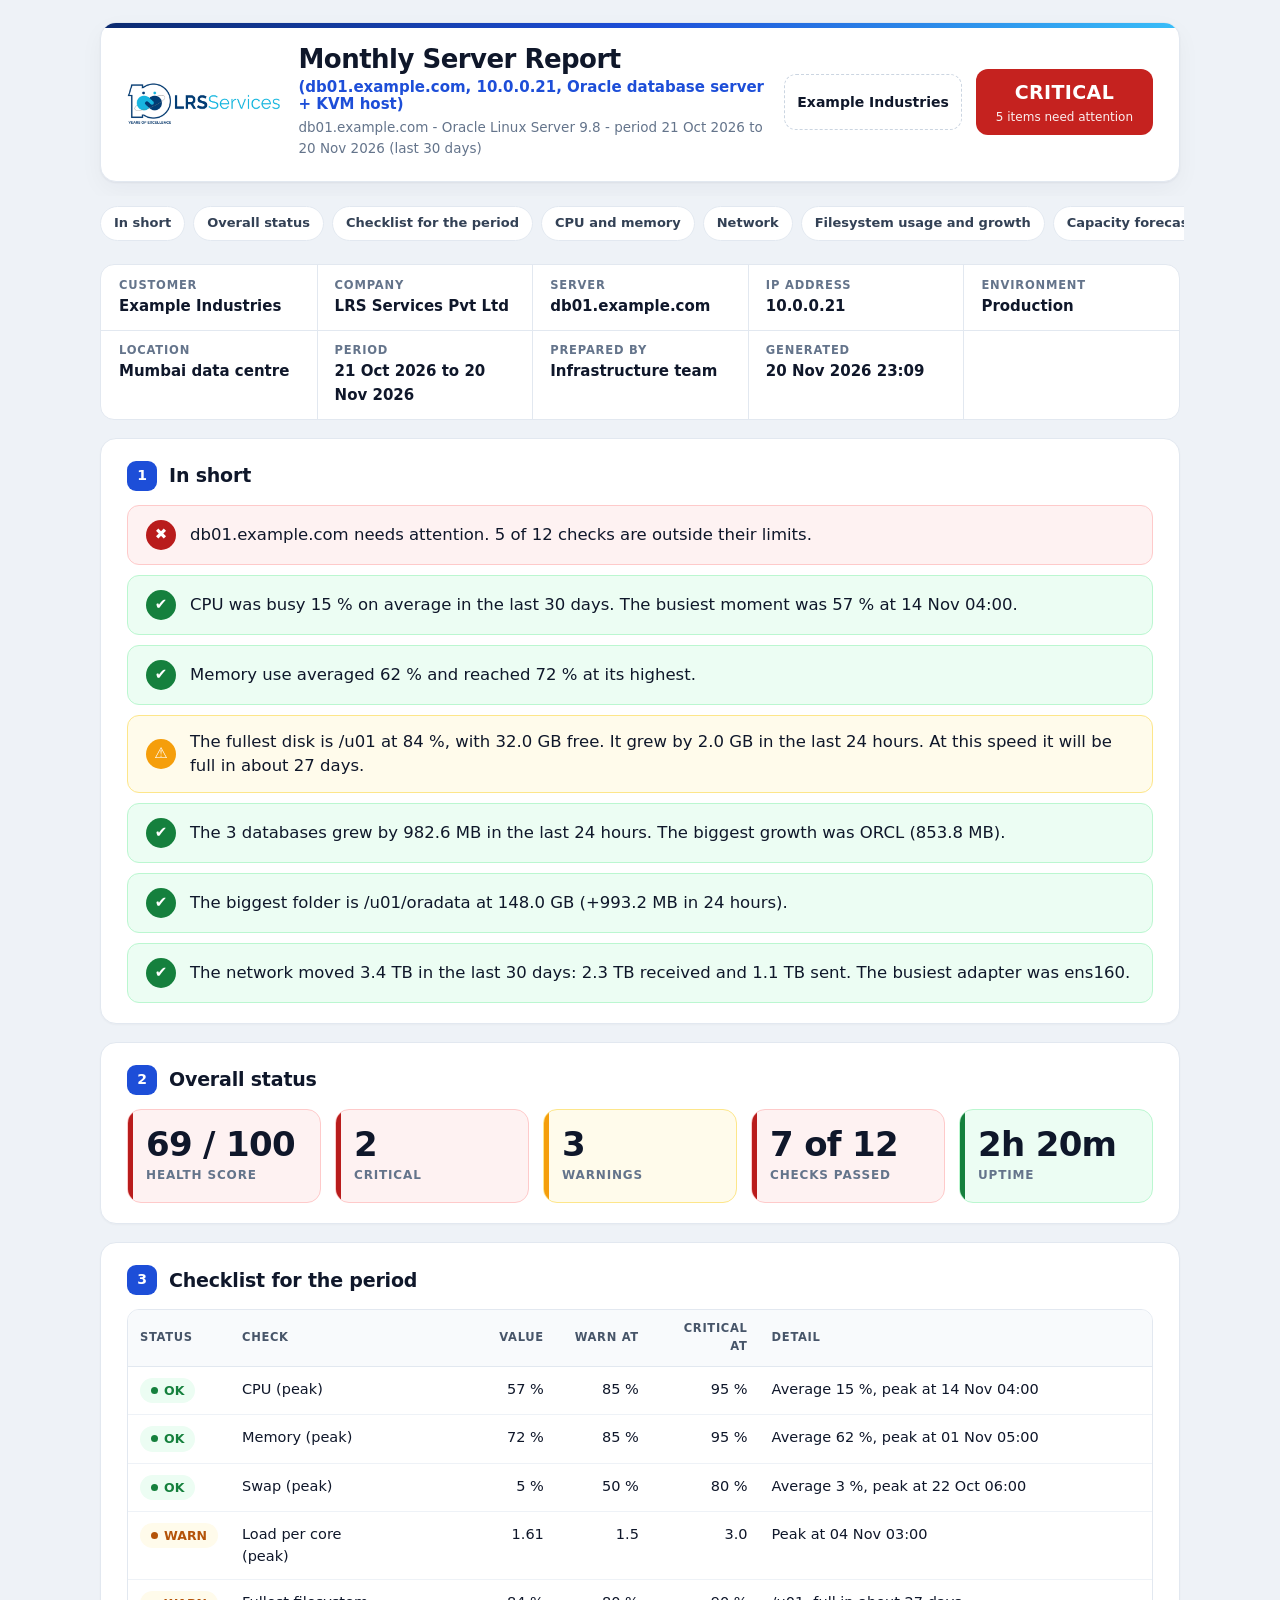
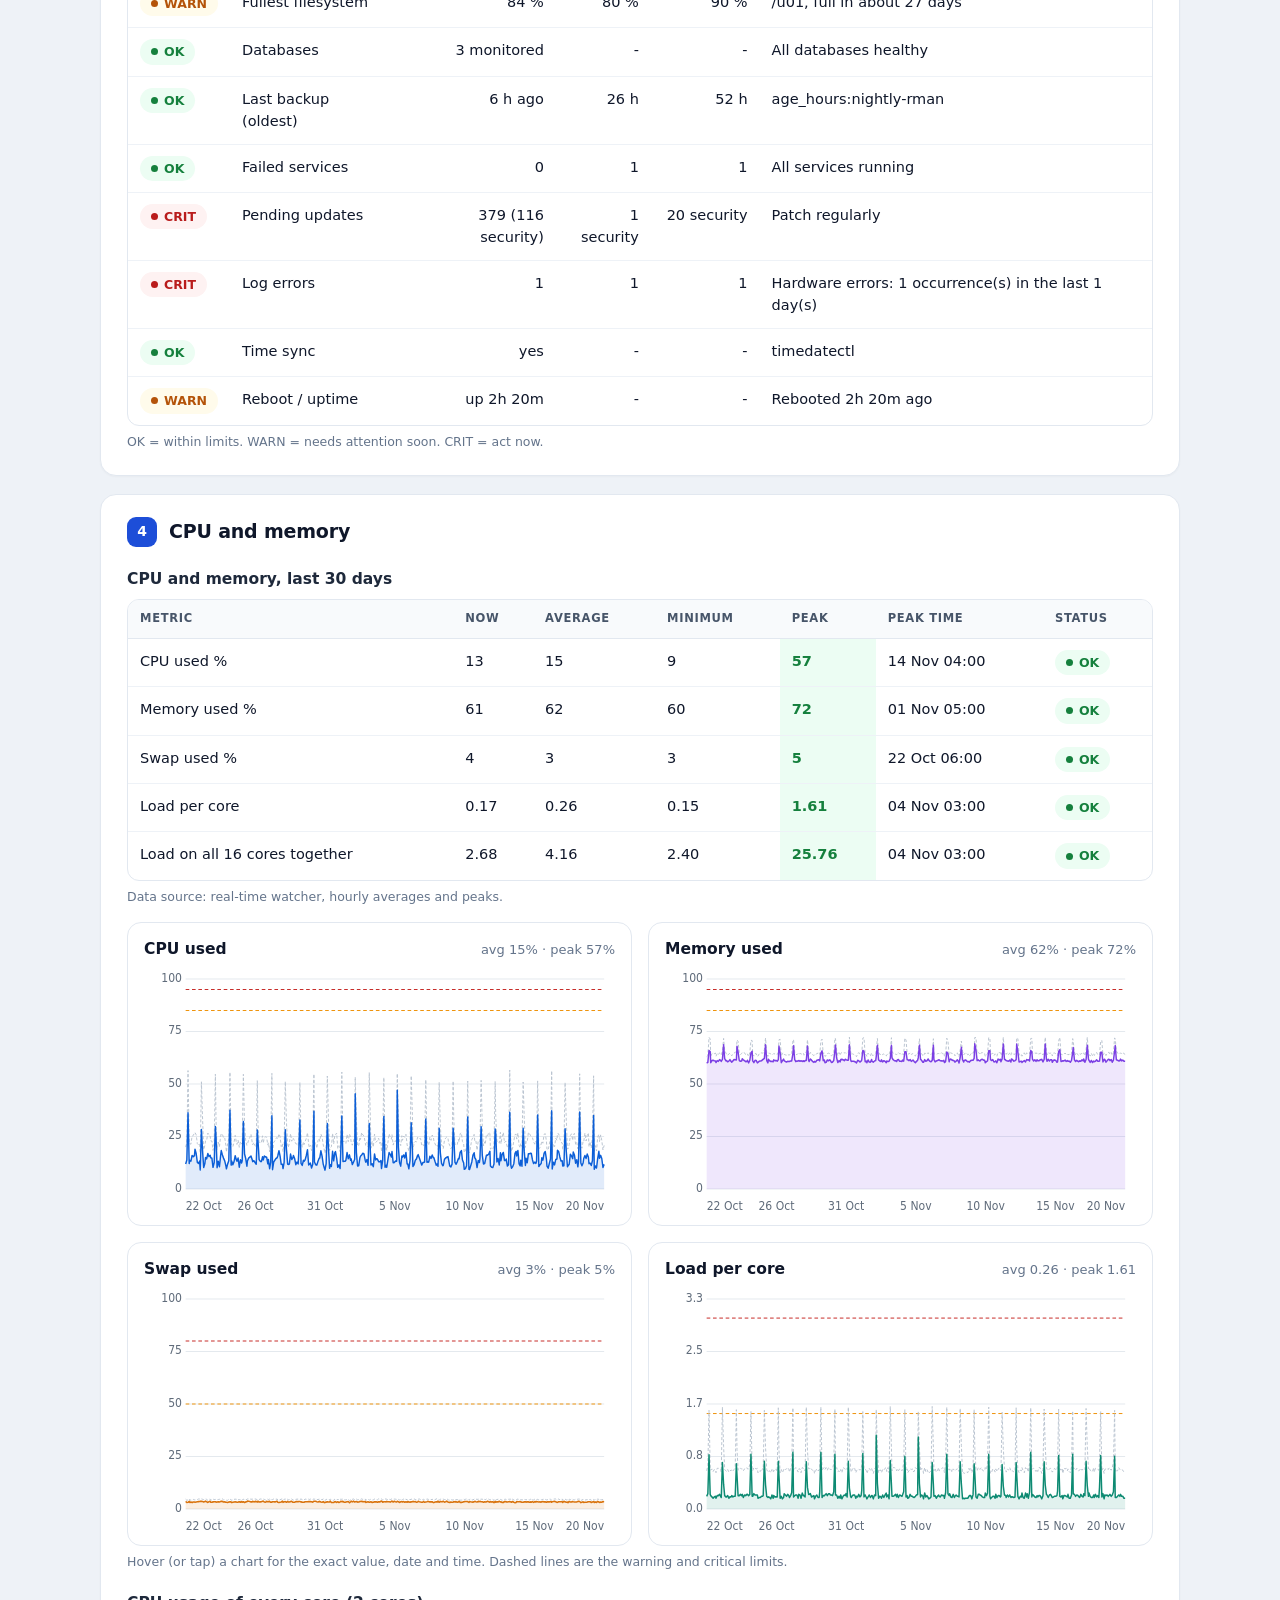
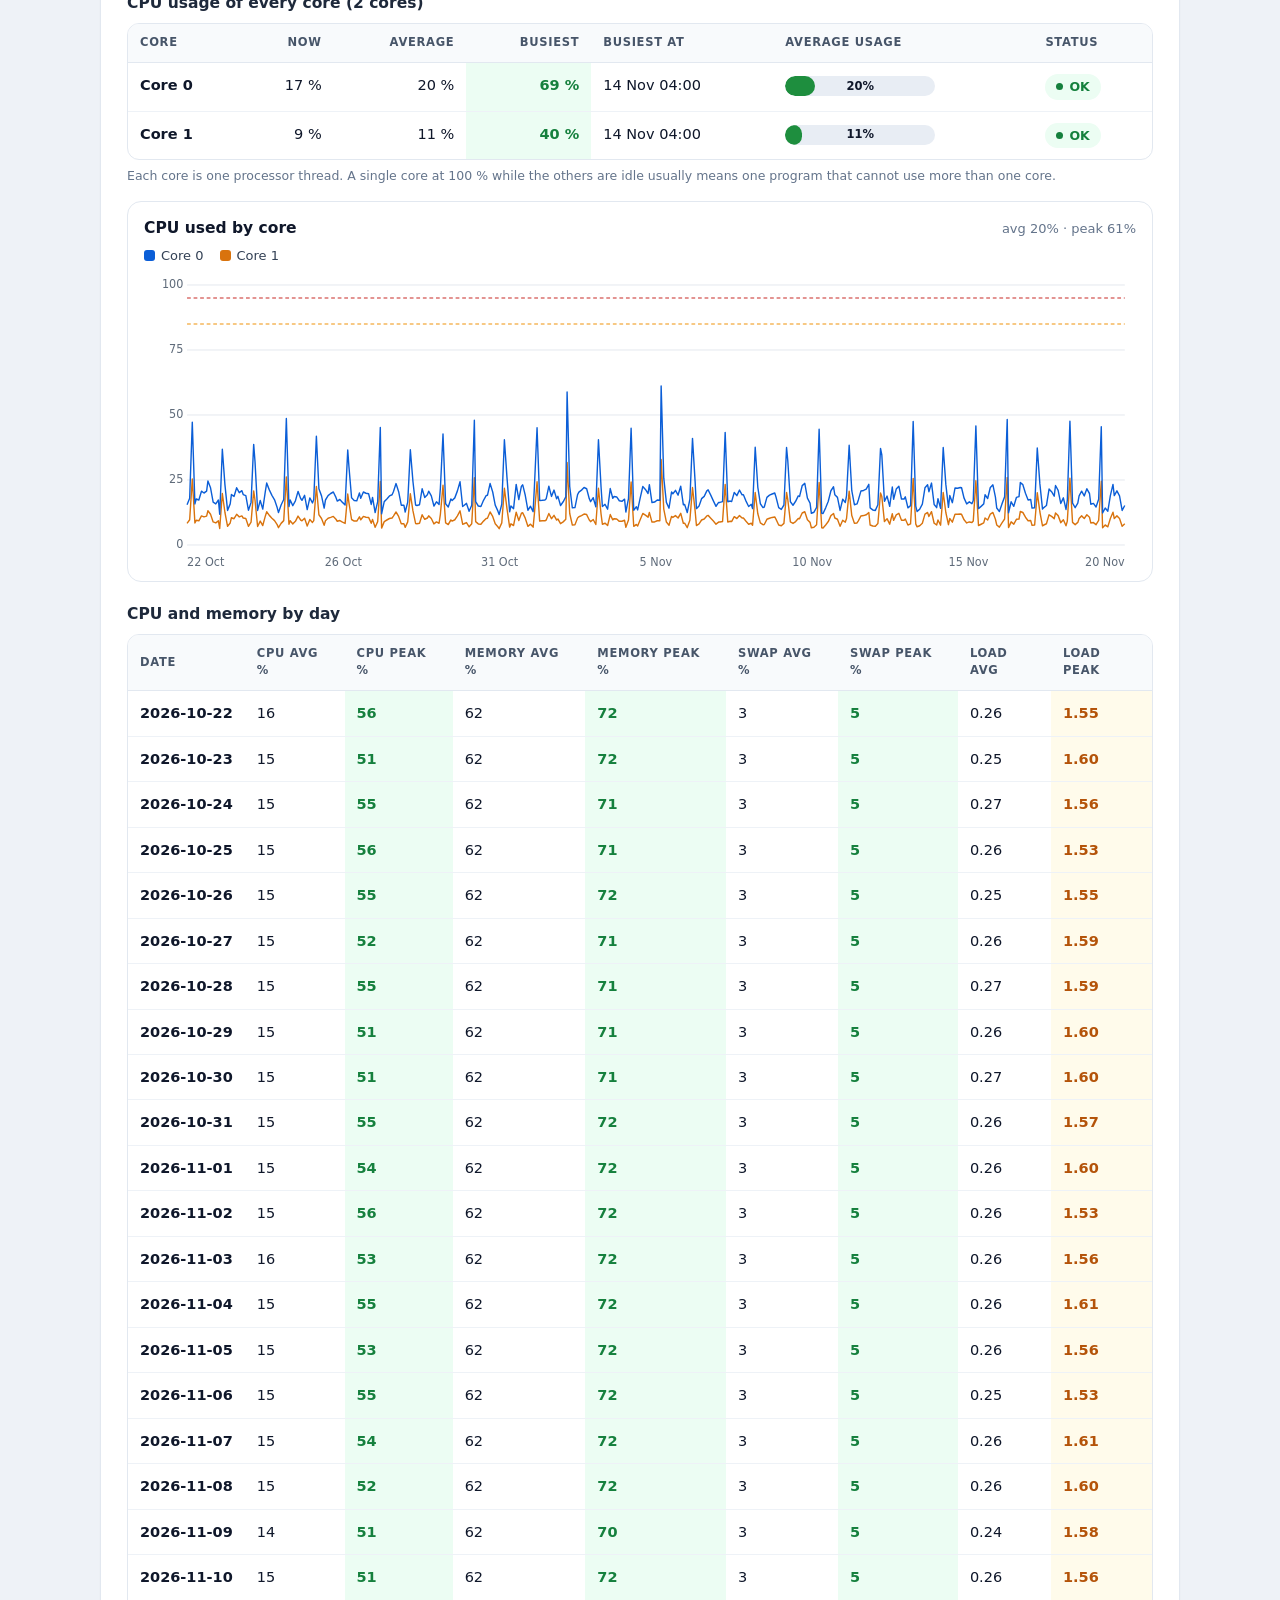
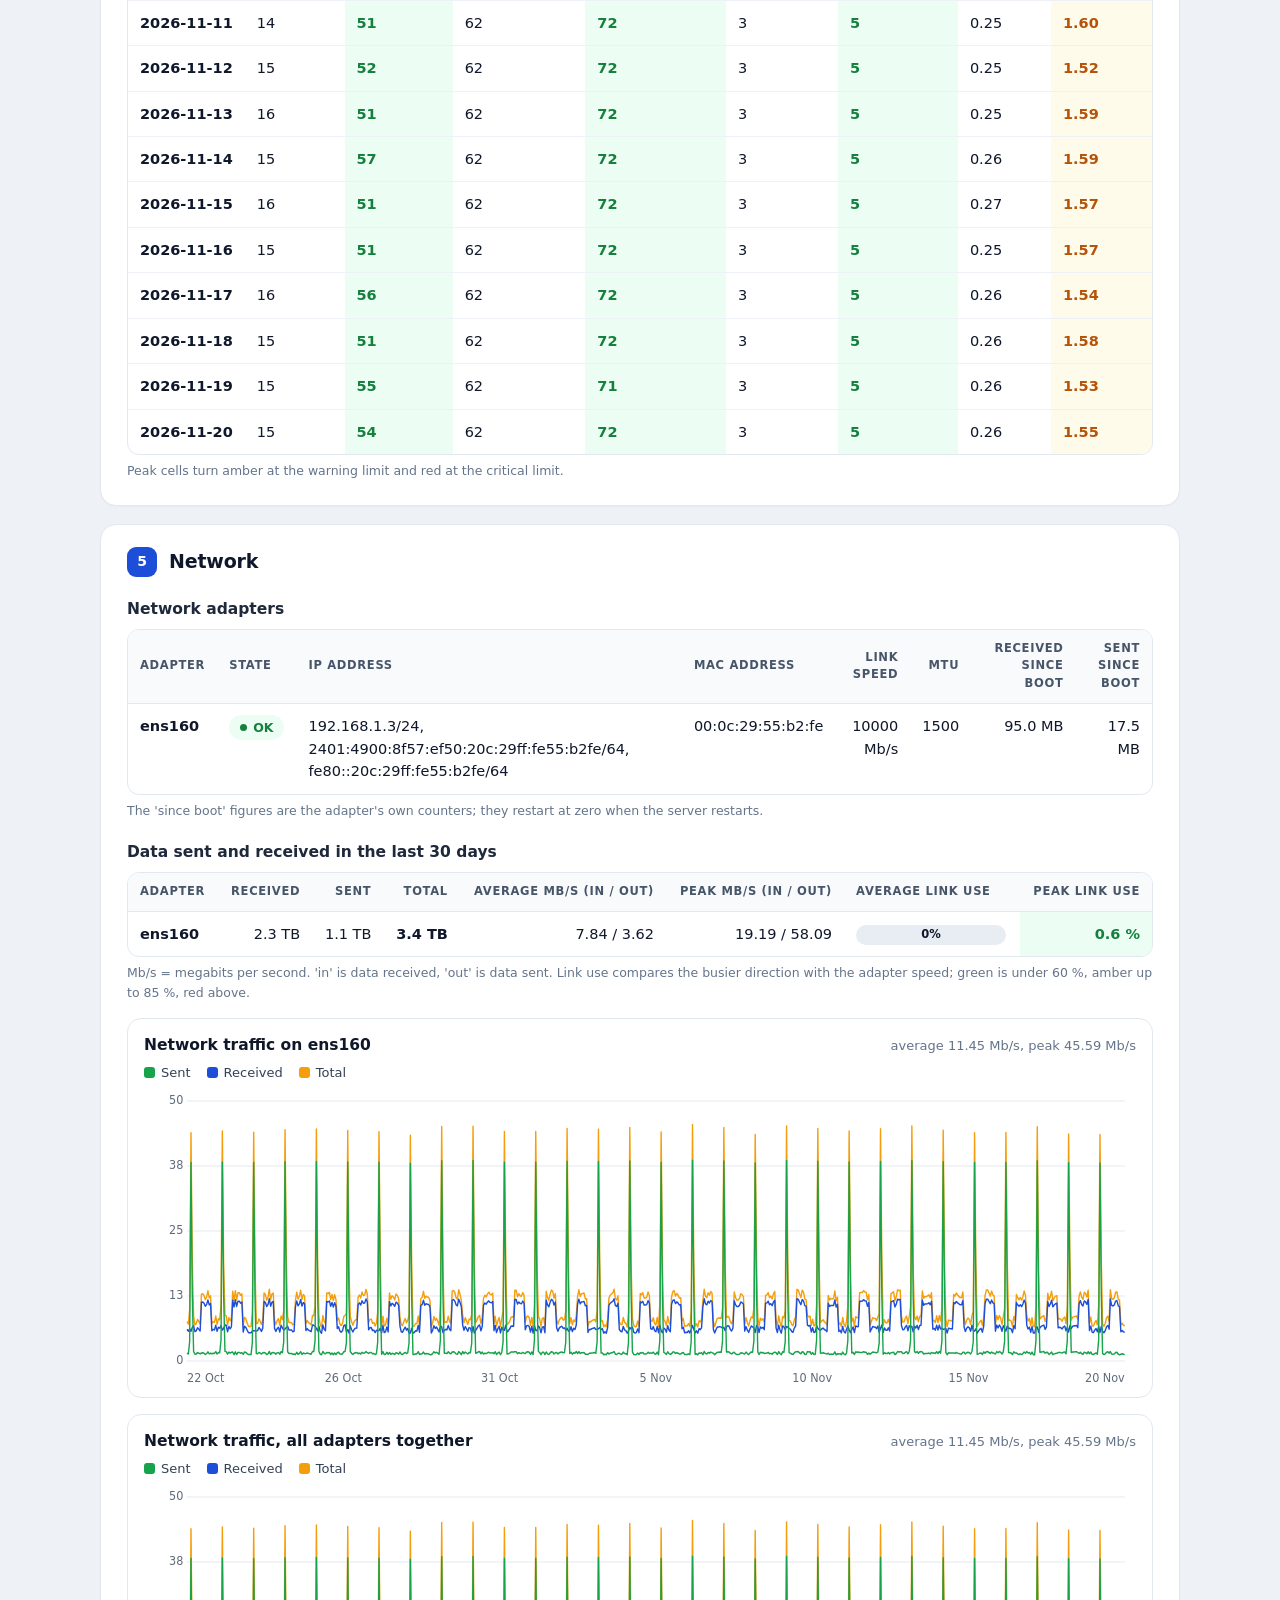
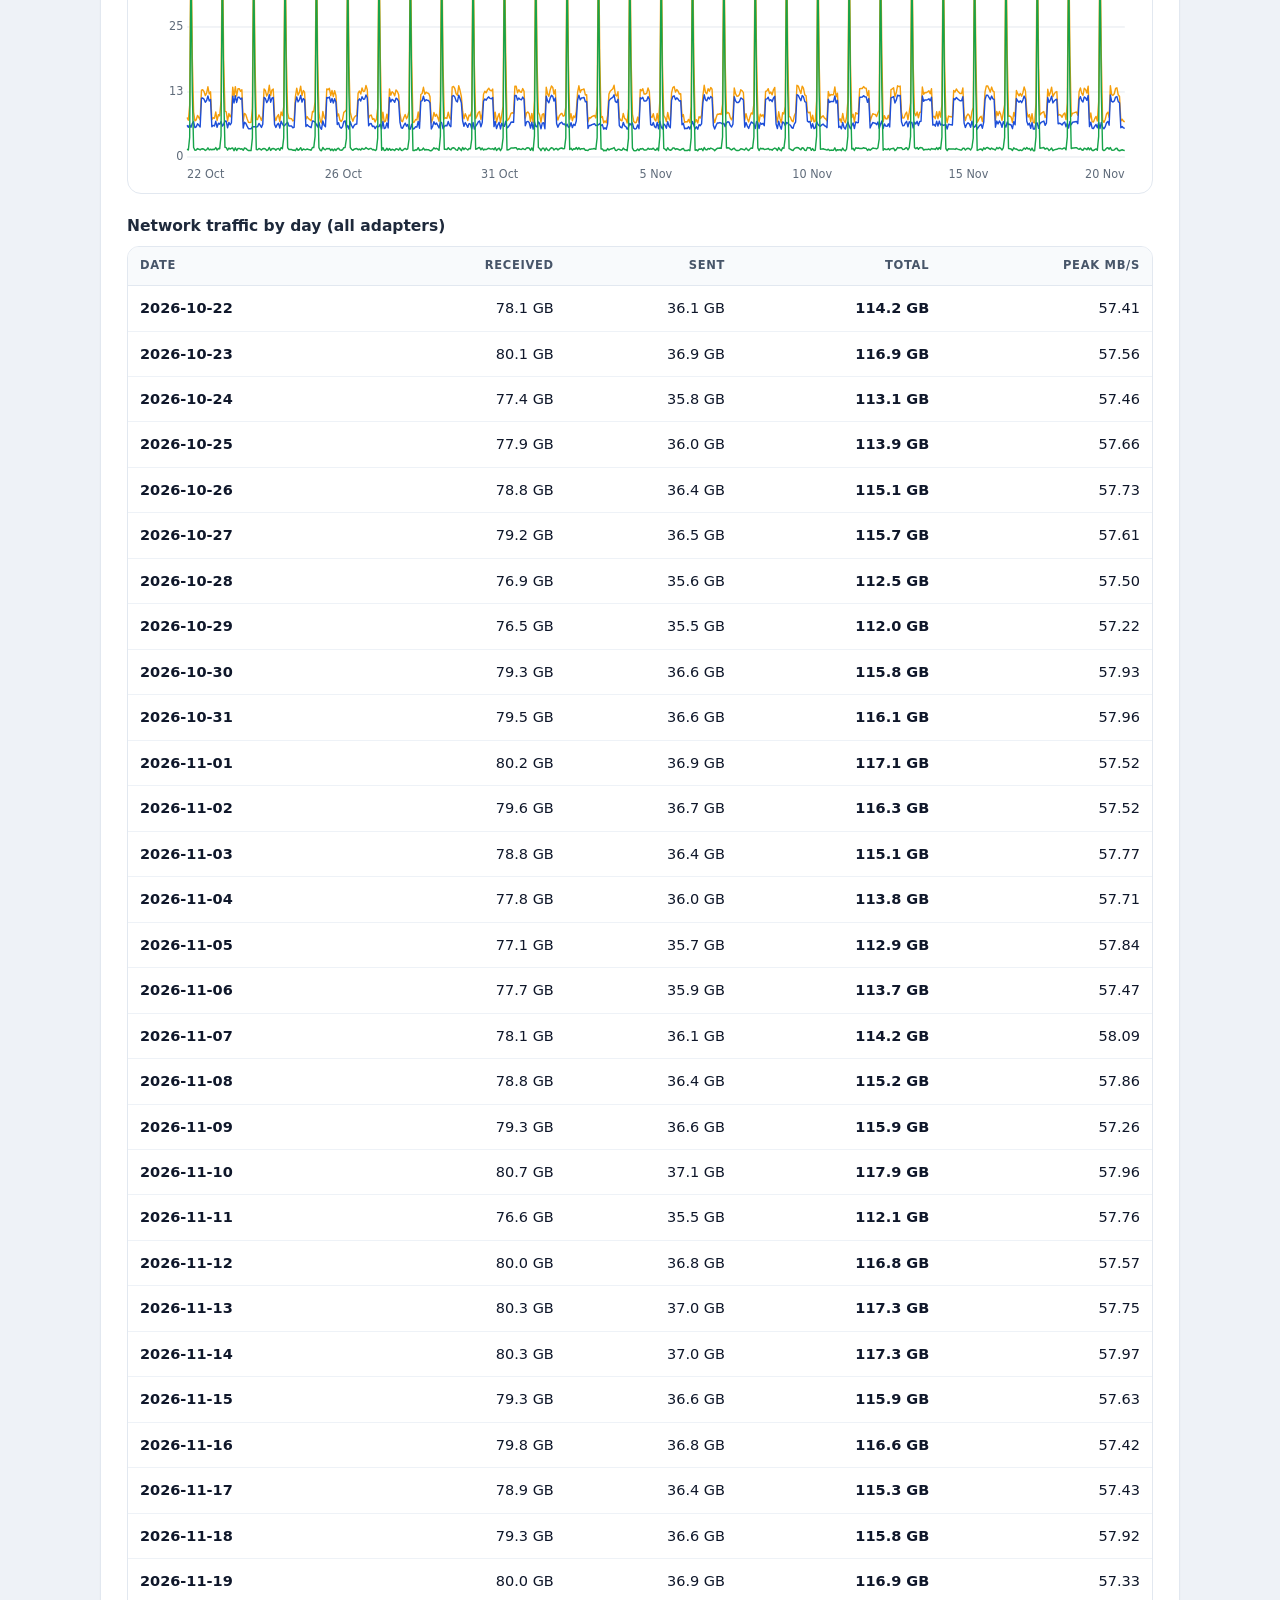
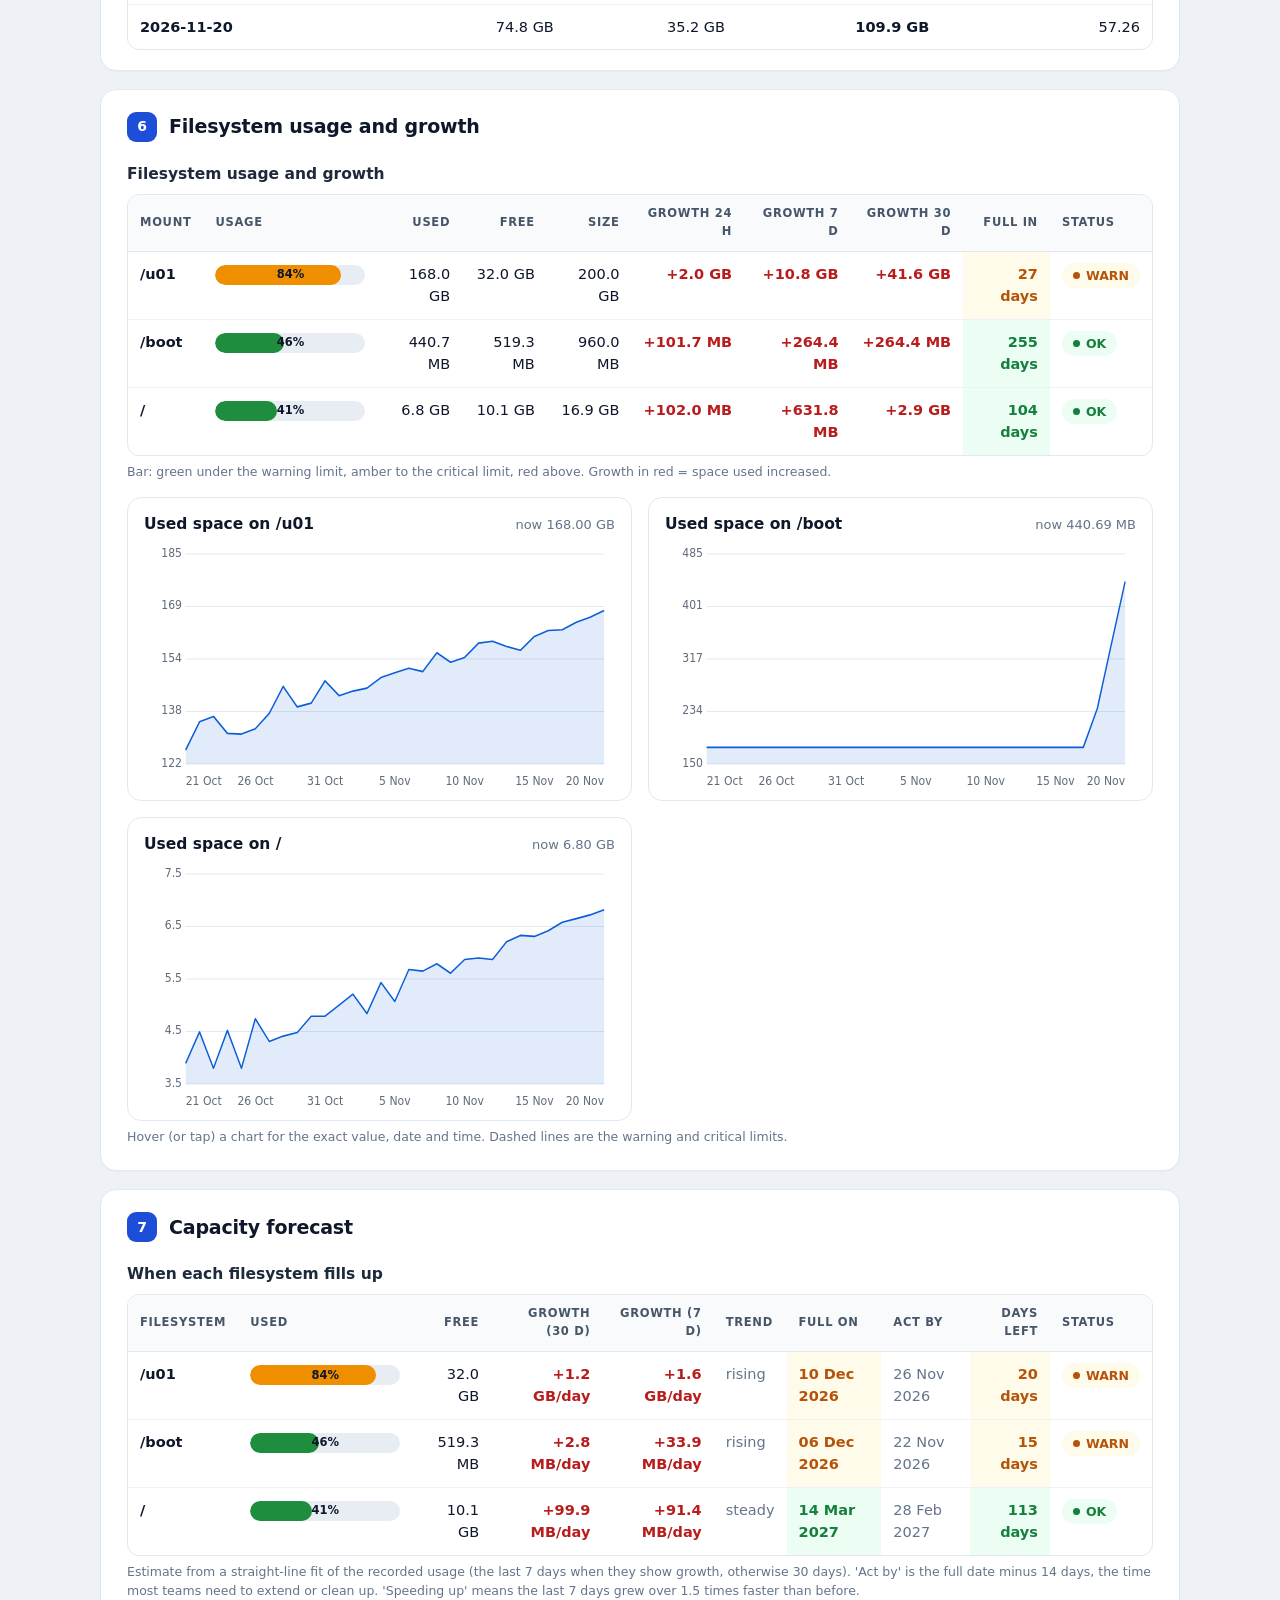
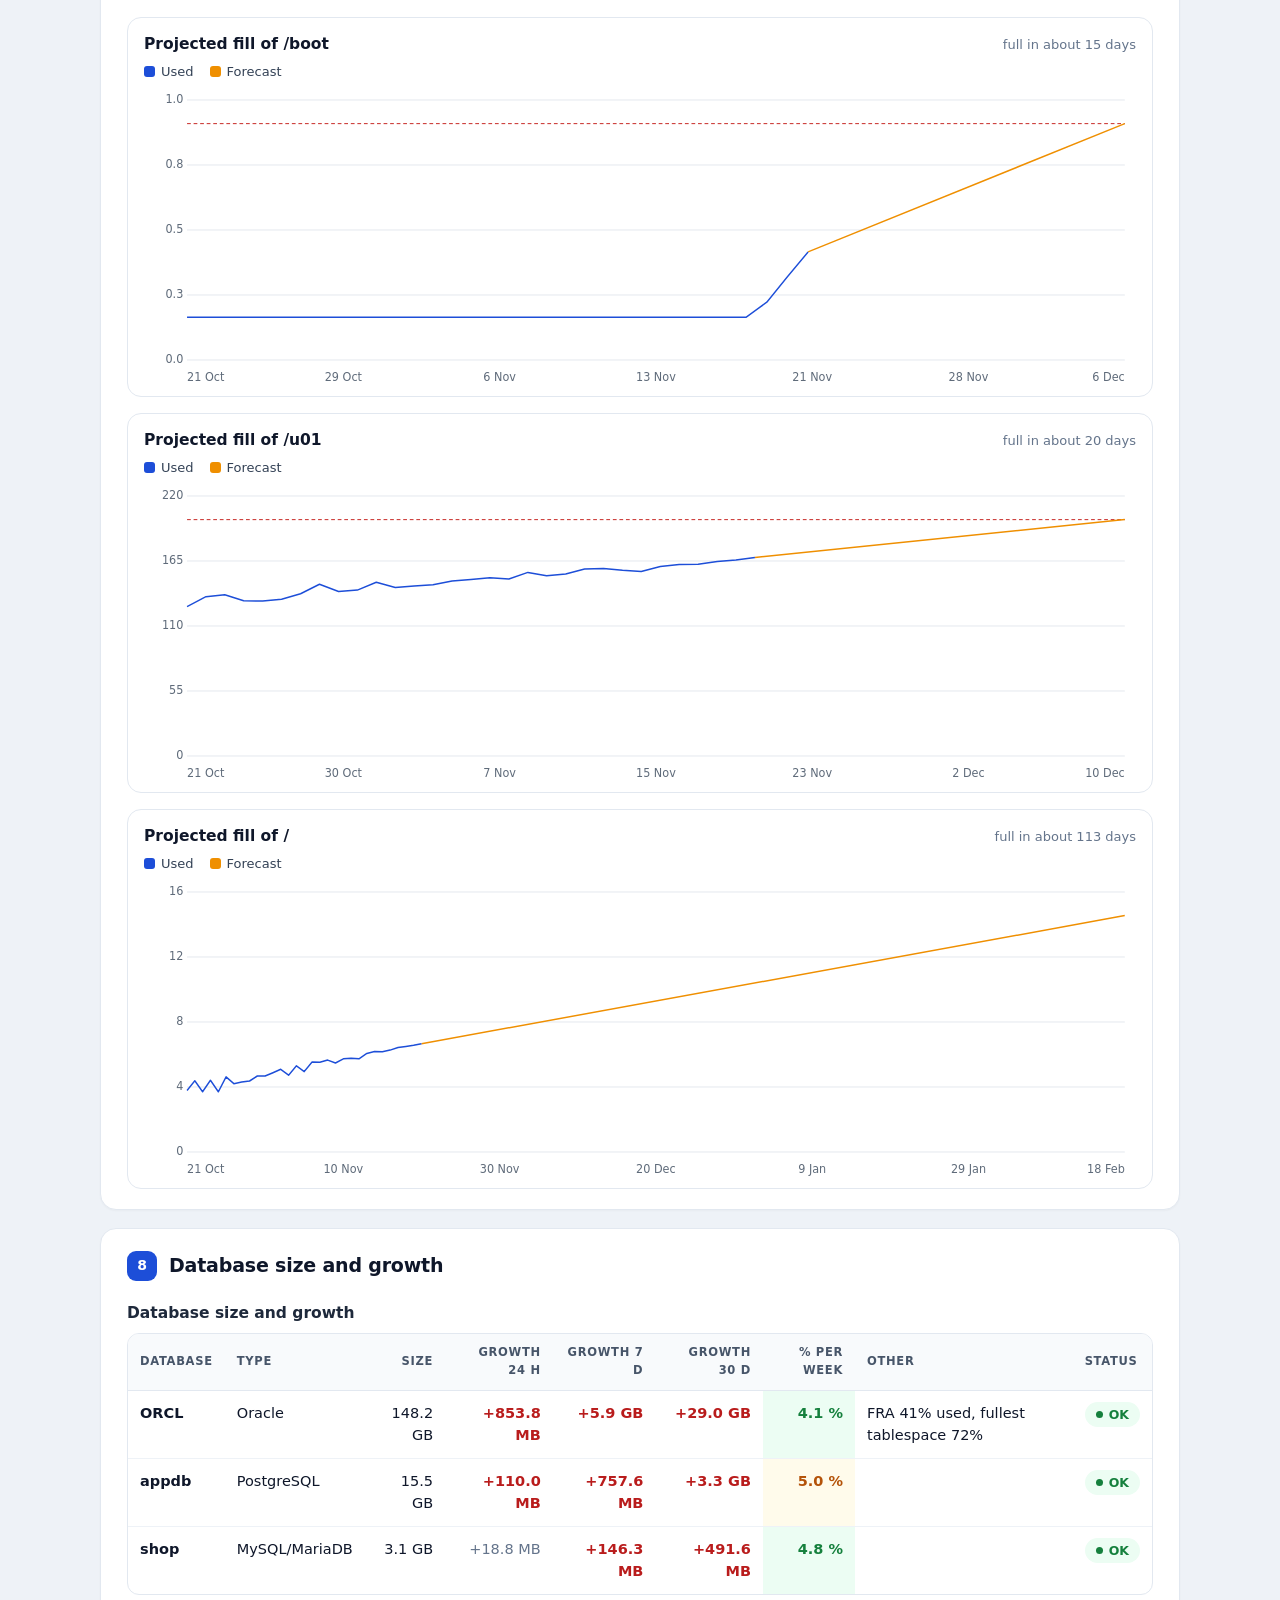
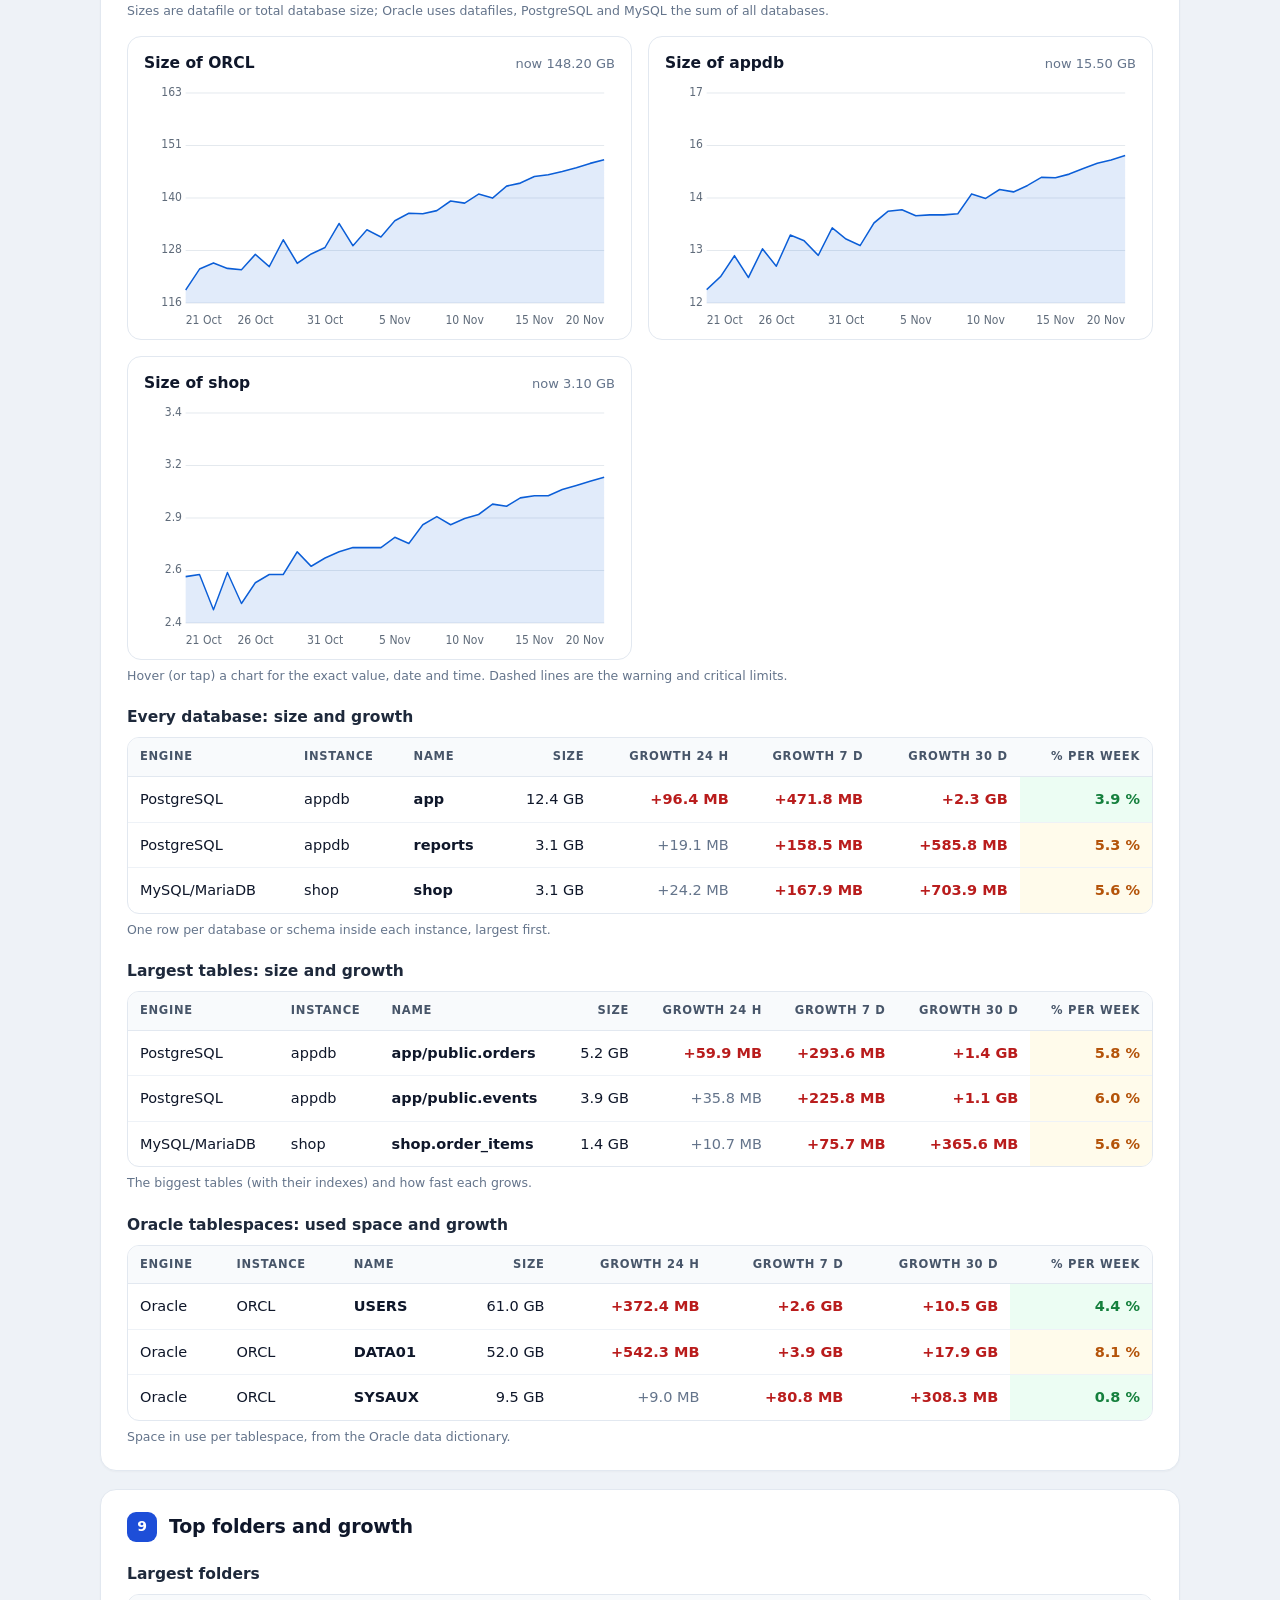
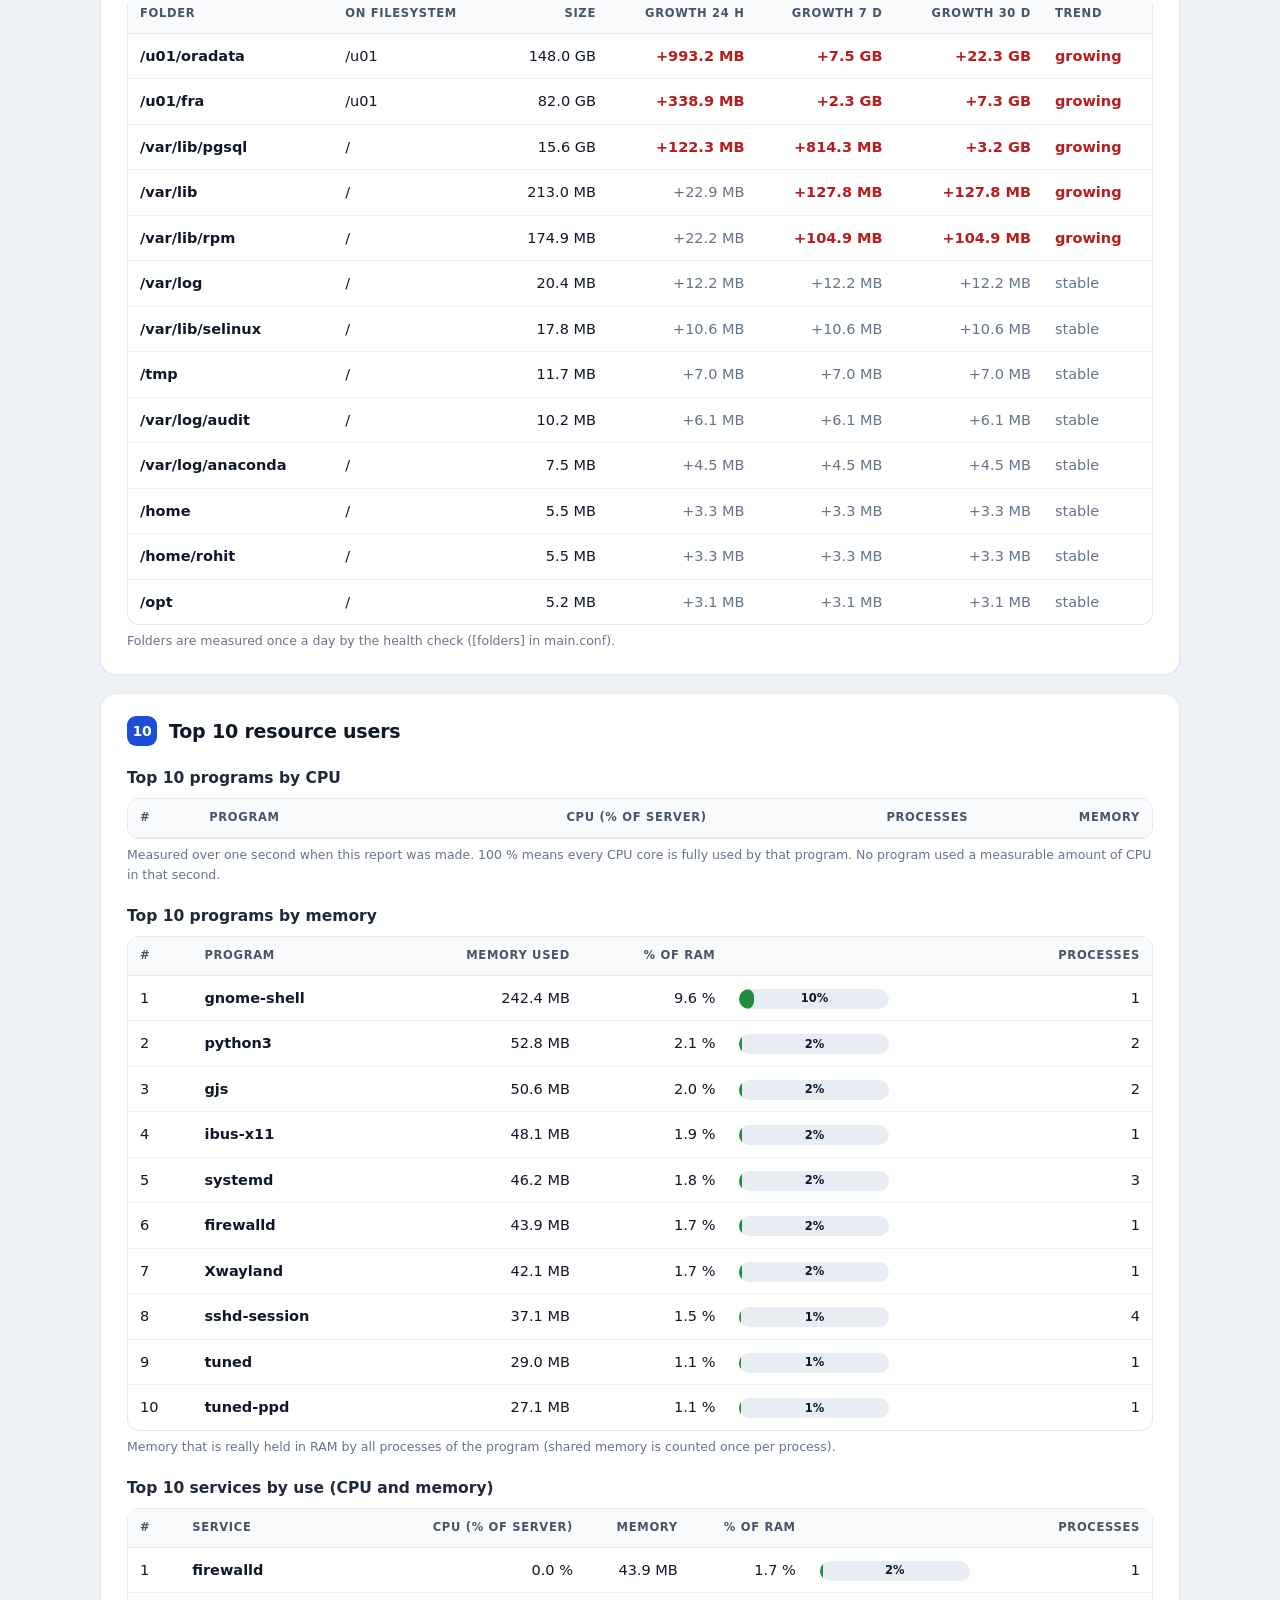
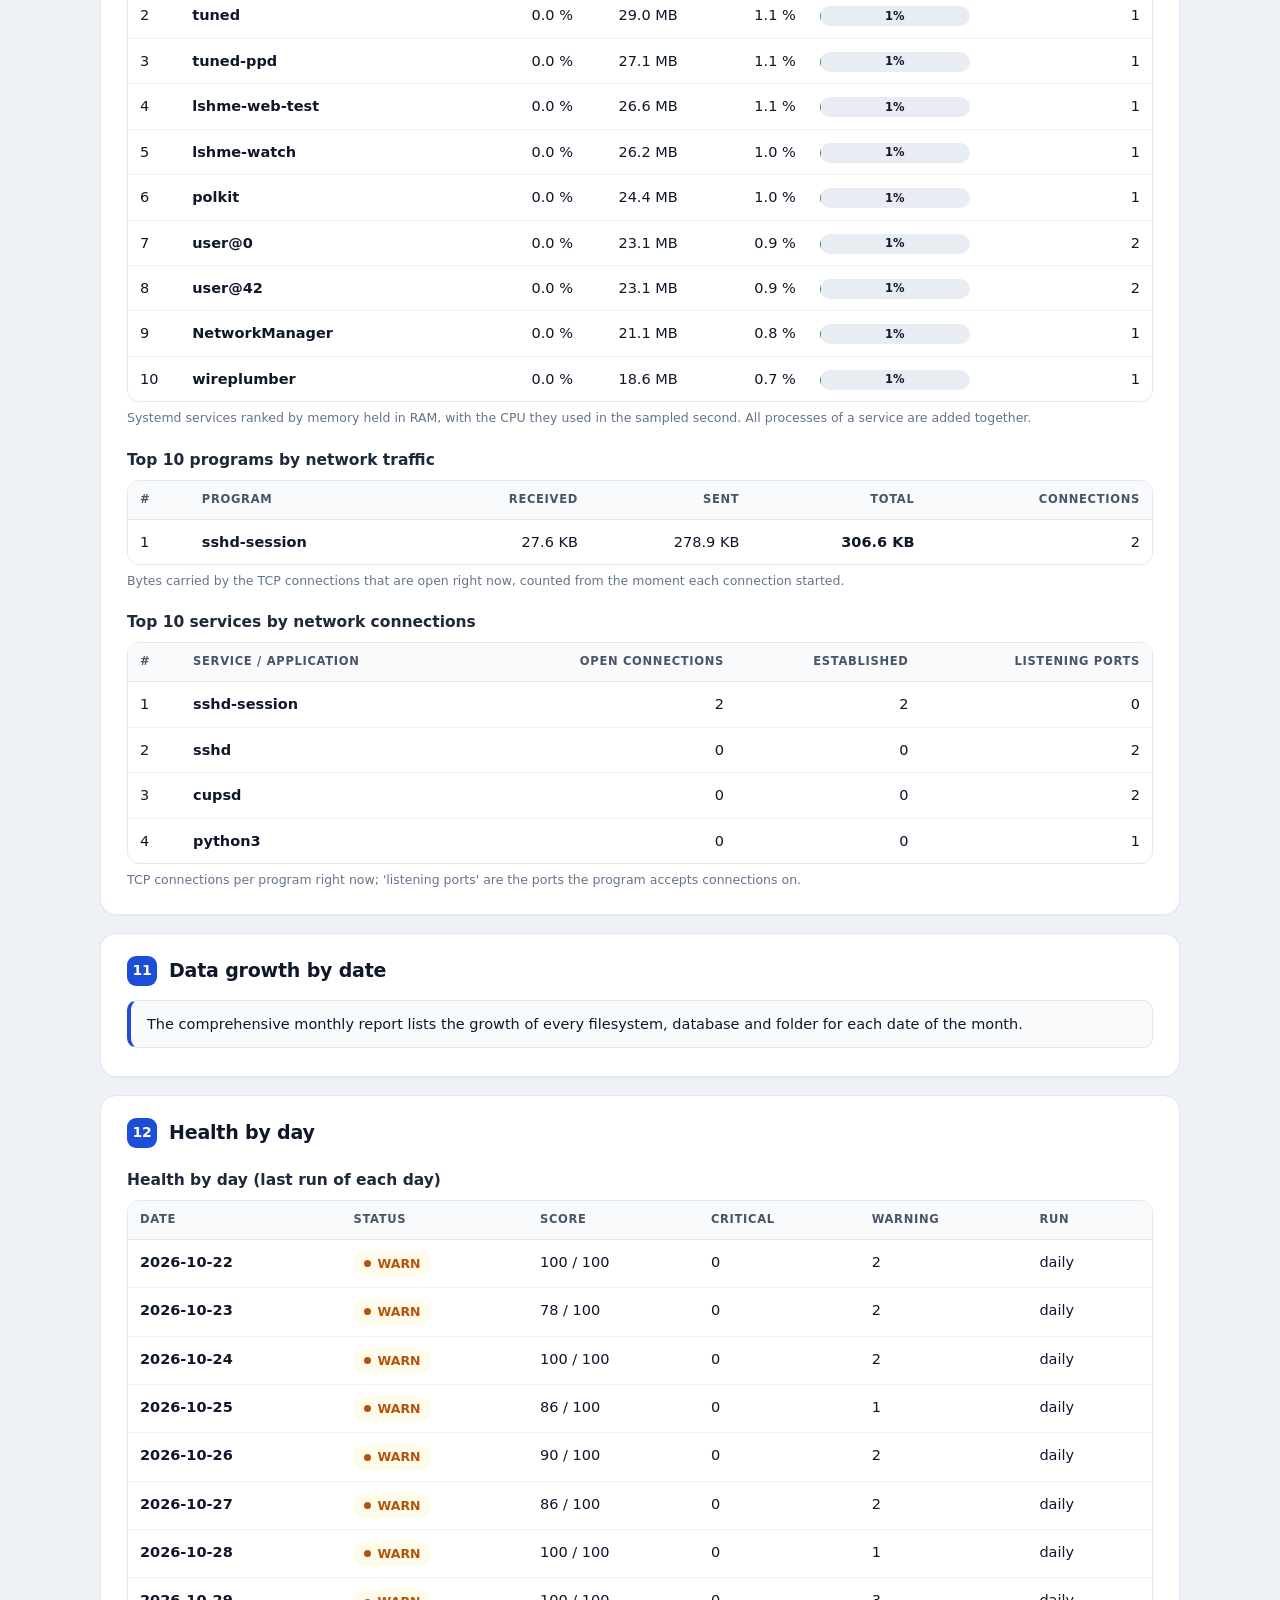
<file: docs/customer/samples/db01_monthly.html>
<!doctype html><html lang='en'><head><meta charset='utf-8'><meta name='viewport' content='width=device-width,initial-scale=1'><title>Monthly Server Report (db01.example.com, 10.0.0.21, Oracle database server + KVM host)</title><style>
:root{--ink:#0f172a;--mut:#64748b;--line:#e2e8f0;--bg:#eef2f7;--card:#fff;--brand:#1d4ed8;--brand2:#0b2a6f;
--ok:#15803d;--okbg:#ecfdf3;--wn:#b45309;--wnbg:#fffbeb;--cr:#b91c1c;--crbg:#fef2f2}
*{box-sizing:border-box}
html{scroll-behavior:smooth;scroll-padding-top:64px}
body{font:15px/1.55 Inter,"Segoe UI",system-ui,-apple-system,Roboto,Arial,sans-serif;margin:0;background:var(--bg);color:var(--ink);-webkit-font-smoothing:antialiased}
.page{max-width:1120px;margin:0 auto;padding:22px 20px 40px}
.hdr{background:var(--card);border:1px solid var(--line);border-radius:16px;padding:22px 26px;display:flex;justify-content:space-between;align-items:center;gap:20px;
box-shadow:0 1px 2px #0f172a0d,0 8px 24px #0f172a0a;position:relative;overflow:hidden}
.hdr:before{content:"";position:absolute;left:0;right:0;top:0;height:5px;background:linear-gradient(90deg,var(--brand2),var(--brand),#38bdf8)}
.hid{display:flex;align-items:center;gap:18px;min-width:0}
.hid img{height:46px;display:block}
.hid .sep{width:1px;align-self:stretch;background:var(--line)}
h1{margin:0;font-size:26px;font-weight:750;letter-spacing:-.02em;line-height:1.15}
.sub{color:var(--mut);font-size:13.5px;margin-top:4px}.tsuf{display:block;font-size:15px;font-weight:600;color:var(--brand);letter-spacing:0;margin-top:4px}
.hr{display:flex;align-items:center;gap:14px;flex-shrink:0}
.slot{min-width:150px;max-width:230px;height:56px;border:1.5px dashed #cbd5e1;border-radius:12px;display:flex;align-items:center;justify-content:center;text-align:center;padding:4px 12px;font-weight:650;font-size:14px;line-height:1.2;color:var(--ink)}
.slot img{height:46px;max-width:210px;object-fit:contain}.slot.has{border:0;padding:0}
.big{padding:9px 20px;border-radius:12px;color:#fff;font-weight:800;font-size:19px;text-align:center;white-space:nowrap;letter-spacing:.02em}
.big small{display:block;font-weight:500;font-size:12px;letter-spacing:0;opacity:.92}
nav{position:sticky;top:0;z-index:20;background:#eef2f7e8;backdrop-filter:blur(8px);margin:14px -4px 0;padding:10px 4px;display:flex;gap:8px;overflow-x:auto;white-space:nowrap}
nav{scrollbar-width:none}nav::-webkit-scrollbar{display:none}
nav a{font-size:13px;font-weight:600;color:#334155;text-decoration:none;background:var(--card);border:1px solid var(--line);padding:6px 13px;border-radius:999px}
nav a:hover{border-color:var(--brand);color:var(--brand)}
.details{display:grid;grid-template-columns:repeat(auto-fit,minmax(200px,1fr));gap:0;margin:14px 0 4px;background:var(--card);border:1px solid var(--line);border-radius:14px;overflow:hidden}
.details div{padding:12px 18px;border-right:1px solid var(--line);border-bottom:1px solid var(--line);margin:0 -1px -1px 0}
.details span{display:block;font-size:11.5px;color:var(--mut);text-transform:uppercase;letter-spacing:.07em;font-weight:600}.details b{font-size:15px;font-weight:650}
section{background:var(--card);border:1px solid var(--line);border-radius:16px;padding:22px 26px 20px;margin-top:18px;box-shadow:0 1px 2px #0f172a08}
h2{font-size:19px;font-weight:720;margin:0 0 14px;display:flex;align-items:center;gap:12px;letter-spacing:-.01em}
h2 .no{width:30px;height:30px;border-radius:9px;background:var(--brand);color:#fff;font-size:14px;display:inline-flex;align-items:center;justify-content:center;font-weight:700}
h3{font-size:15.5px;margin:20px 0 8px;font-weight:700;color:#1e293b}
table{border-collapse:collapse;width:100%;font-size:14.5px;margin-bottom:4px}
th{background:#f8fafc;text-align:left;padding:10px 12px;font-size:11.5px;text-transform:uppercase;letter-spacing:.06em;color:#475569;font-weight:700;border-bottom:1.5px solid var(--line)}
td{padding:11px 12px;border-bottom:1px solid #eef2f7;vertical-align:top}
tbody tr:hover td{background:#f8fafc}
td.r,th.r{text-align:right;font-variant-numeric:tabular-nums}
td.wrap{white-space:pre-line}td.nw{white-space:nowrap}
.tw{overflow-x:auto;border:1px solid var(--line);border-radius:12px}.tw table{margin:0}.tw tr:last-child td{border-bottom:0}
.chip{display:inline-flex;align-items:center;gap:6px;padding:3px 11px;border-radius:999px;font-weight:700;font-size:12.5px;white-space:nowrap}
.chip:before{content:"";width:7px;height:7px;border-radius:50%;background:currentColor}
.chip-ok{background:var(--okbg);color:var(--ok)}.chip-wn{background:var(--wnbg);color:var(--wn)}.chip-cr{background:var(--crbg);color:var(--cr)}.chip-na{background:#f1f5f9;color:#64748b}
td.ok{background:var(--okbg)!important;color:var(--ok);font-weight:650}
td.wn{background:var(--wnbg)!important;color:var(--wn);font-weight:700}
td.cr{background:var(--crbg)!important;color:var(--cr);font-weight:700}
.up{color:var(--cr);font-weight:650}.dn{color:var(--ok);font-weight:650}.fl{color:var(--mut)}.b{font-weight:650}
.bar{background:#e8edf4;border-radius:999px;height:20px;width:150px;position:relative;display:inline-block;vertical-align:middle;overflow:hidden}
.bar i{display:block;height:20px;border-radius:999px}.bar b{position:absolute;left:0;right:0;top:1.5px;text-align:center;font-size:11.5px;color:#0f172a;font-weight:700}
.kpis{display:grid;grid-template-columns:repeat(auto-fit,minmax(170px,1fr));gap:14px}
.kpi{border-radius:14px;padding:16px 18px;border:1px solid var(--line);background:#fff;position:relative;overflow:hidden}
.kpi:before{content:"";position:absolute;left:0;top:0;bottom:0;width:5px;background:var(--line)}
.kpi b{font-size:34px;display:block;line-height:1.1;font-weight:760;letter-spacing:-.02em}.kpi span{font-size:12px;color:var(--mut);text-transform:uppercase;letter-spacing:.07em;font-weight:600}
.kpi.ok{background:var(--okbg);border-color:#bbf7d0}.kpi.ok:before{background:var(--ok)}
.kpi.wn{background:var(--wnbg);border-color:#fde68a}.kpi.wn:before{background:#f59e0b}
.kpi.cr{background:var(--crbg);border-color:#fecaca}.kpi.cr:before{background:var(--cr)}
.legend{font-size:12.5px;color:var(--mut);margin:6px 0 4px}
.note{background:#f8fafc;border:1px solid var(--line);border-left:4px solid var(--brand);border-radius:10px;padding:12px 16px;margin:8px 0;font-size:14.5px}
.points{display:grid;gap:10px}
.pt{display:flex;gap:14px;align-items:center;border-radius:12px;padding:14px 18px;font-size:16.5px;line-height:1.45;border:1px solid}
.pt.ok{background:var(--okbg);border-color:#bbf7d0}.pt.wn{background:var(--wnbg);border-color:#fde68a}.pt.cr{background:var(--crbg);border-color:#fecaca}
.pt i{font-style:normal;font-weight:800;font-size:15px;width:30px;height:30px;border-radius:50%;display:inline-flex;align-items:center;justify-content:center;color:#fff;flex-shrink:0}
.pt.ok i{background:var(--ok)}.pt.wn i{background:#f59e0b}.pt.cr i{background:var(--cr)}
.act{display:flex;gap:16px;align-items:flex-start;border-radius:12px;padding:14px 18px;margin:10px 0;font-size:16px;border:1px solid}
.act.wn{background:var(--wnbg);border-color:#fde68a}.act.cr{background:var(--crbg);border-color:#fecaca}.act.ok{background:var(--okbg);border-color:#bbf7d0}
.act em{font-style:normal;color:var(--mut);display:block;margin-top:3px;font-size:14.5px}
.act .n{font-weight:800;font-size:15px;width:30px;height:30px;border-radius:50%;background:#0f172a;color:#fff;display:inline-flex;align-items:center;justify-content:center;flex-shrink:0}
.grid2{display:grid;grid-template-columns:1fr 1fr;gap:16px;margin-top:16px}
.chart{border:1px solid var(--line);border-radius:14px;padding:14px 16px 8px;position:relative;background:#fff;break-inside:avoid}
.chart h4{margin:0 0 6px;font-size:15.5px;display:flex;justify-content:space-between;align-items:baseline;font-weight:700}
.chart h4 span{color:var(--mut);font-weight:500;font-size:13px}
.chart svg{width:100%;height:250px;display:block;overflow:visible}.chart.wide{grid-column:1/-1}.chart.wide svg{height:300px}
.keys{display:flex;flex-wrap:wrap;gap:4px 16px;font-size:13px;margin:2px 0 6px;color:#334155}.keys b{display:inline-block;width:11px;height:11px;border-radius:3px;margin-right:6px;vertical-align:-1px}
.tip{position:absolute;pointer-events:none;background:#0f172af2;color:#fff;padding:9px 13px;border-radius:10px;font-size:13.5px;line-height:1.5;white-space:nowrap;display:none;z-index:5;box-shadow:0 8px 24px #0f172a55}
.tip b{font-size:17px}.tip small{display:block;color:#94a3b8;font-size:12px}
.foot{color:var(--mut);font-size:12.5px;margin:22px 4px 0;text-align:center}
@media(max-width:820px){.grid2{grid-template-columns:1fr}.hdr{flex-direction:column;align-items:flex-start}.hr{width:100%;justify-content:space-between}section{padding:16px}}
@media print{body{background:#fff}nav{display:none}.page{max-width:none;padding:0}section,.hdr{box-shadow:none;break-inside:auto}tr{break-inside:avoid}h2{break-after:avoid}}
</style></head><body><div class='page'><div class='hdr'><div class='hid'><img alt='' src='[data-uri]'><div><h1>Monthly Server Report<span class='tsuf'>(db01.example.com, 10.0.0.21, Oracle database server + KVM host)</span></h1><div class='sub'>db01.example.com - Oracle Linux Server 9.8 - period 21 Oct 2026 to 20 Nov 2026 (last 30 days)</div></div></div><div class='hr'><div class='slot'>Example Industries</div><div class='big' style='background:#c5221f'>CRITICAL<small>5 items need attention</small></div></div></div><nav><a href='#s1'>In short</a><a href='#s2'>Overall status</a><a href='#s3'>Checklist for the period</a><a href='#s4'>CPU and memory</a><a href='#s5'>Network</a><a href='#s6'>Filesystem usage and growth</a><a href='#s7'>Capacity forecast</a><a href='#s8'>Database size and growth</a><a href='#s9'>Top folders and growth</a><a href='#s10'>Top 10 resource users</a><a href='#s11'>Data growth by date</a><a href='#s12'>Health by day</a><a href='#s13'>This month against last month</a><a href='#s14'>Repeating problems and log errors</a><a href='#s15'>Patch and compliance</a><a href='#s16'>Backup verification</a><a href='#s17'>Certificate and licence calendar</a><a href='#s18'>Server overview</a><a href='#s19'>What needs attention</a></nav><div class='details'><div><span>Customer</span><b>Example Industries</b></div><div><span>Company</span><b>LRS Services Pvt Ltd</b></div><div><span>Server</span><b>db01.example.com</b></div><div><span>IP address</span><b>10.0.0.21</b></div><div><span>Environment</span><b>Production</b></div><div><span>Location</span><b>Mumbai data centre</b></div><div><span>Period</span><b>21 Oct 2026 to 20 Nov 2026</b></div><div><span>Prepared by</span><b>Infrastructure team</b></div><div><span>Generated</span><b>20 Nov 2026 23:09</b></div></div><section id='s1'><h2><span class='no'>1</span>In short</h2><div class='points'><div class='pt cr'><i>&#10006;</i><div>db01.example.com needs attention. 5 of 12 checks are outside their limits.</div></div><div class='pt ok'><i>&#10004;</i><div>CPU was busy 15 % on average in the last 30 days. The busiest moment was 57 % at 14 Nov 04:00.</div></div><div class='pt ok'><i>&#10004;</i><div>Memory use averaged 62 % and reached 72 % at its highest.</div></div><div class='pt wn'><i>&#9888;</i><div>The fullest disk is /u01 at 84 %, with 32.0 GB free. It grew by 2.0 GB in the last 24 hours. At this speed it will be full in about 27 days.</div></div><div class='pt ok'><i>&#10004;</i><div>The 3 databases grew by 982.6 MB in the last 24 hours. The biggest growth was ORCL (853.8 MB).</div></div><div class='pt ok'><i>&#10004;</i><div>The biggest folder is /u01/oradata at 148.0 GB (+993.2 MB in 24 hours).</div></div><div class='pt ok'><i>&#10004;</i><div>The network moved 3.4 TB in the last 30 days: 2.3 TB received and 1.1 TB sent. The busiest adapter was ens160.</div></div></div></section><section id='s2'><h2><span class='no'>2</span>Overall status</h2><div class='kpis'><div class='kpi cr'><b>69 / 100</b><span>Health score</span></div><div class='kpi cr'><b>2</b><span>Critical</span></div><div class='kpi wn'><b>3</b><span>Warnings</span></div><div class='kpi cr'><b>7 of 12</b><span>Checks passed</span></div><div class='kpi ok'><b>2h 20m</b><span>Uptime</span></div></div></section><section id='s3'><h2><span class='no'>3</span>Checklist for the period</h2><div class='tw'><table><thead><tr><th>Status</th><th>Check</th><th class='r'>Value</th><th class='r'>Warn at</th><th class='r'>Critical at</th><th>Detail</th></tr></thead><tbody><tr><td><span class='chip chip-ok'>OK</span></td><td>CPU (peak)</td><td class='r'>57 %</td><td class='r'>85 %</td><td class='r'>95 %</td><td>Average 15 %, peak at 14 Nov 04:00</td></tr><tr><td><span class='chip chip-ok'>OK</span></td><td>Memory (peak)</td><td class='r'>72 %</td><td class='r'>85 %</td><td class='r'>95 %</td><td>Average 62 %, peak at 01 Nov 05:00</td></tr><tr><td><span class='chip chip-ok'>OK</span></td><td>Swap (peak)</td><td class='r'>5 %</td><td class='r'>50 %</td><td class='r'>80 %</td><td>Average 3 %, peak at 22 Oct 06:00</td></tr><tr><td><span class='chip chip-wn'>WARN</span></td><td>Load per core (peak)</td><td class='r'>1.61</td><td class='r'>1.5</td><td class='r'>3.0</td><td>Peak at 04 Nov 03:00</td></tr><tr><td><span class='chip chip-wn'>WARN</span></td><td>Fullest filesystem</td><td class='r'>84 %</td><td class='r'>80 %</td><td class='r'>90 %</td><td>/u01, full in about 27 days</td></tr><tr><td><span class='chip chip-ok'>OK</span></td><td>Databases</td><td class='r'>3 monitored</td><td class='r'>-</td><td class='r'>-</td><td>All databases healthy</td></tr><tr><td><span class='chip chip-ok'>OK</span></td><td>Last backup (oldest)</td><td class='r'>6 h ago</td><td class='r'>26 h</td><td class='r'>52 h</td><td>age_hours:nightly-rman</td></tr><tr><td><span class='chip chip-ok'>OK</span></td><td>Failed services</td><td class='r'>0</td><td class='r'>1</td><td class='r'>1</td><td>All services running</td></tr><tr><td><span class='chip chip-cr'>CRIT</span></td><td>Pending updates</td><td class='r'>379 (116 security)</td><td class='r'>1 security</td><td class='r'>20 security</td><td>Patch regularly</td></tr><tr><td><span class='chip chip-cr'>CRIT</span></td><td>Log errors</td><td class='r'>1</td><td class='r'>1</td><td class='r'>1</td><td>Hardware errors: 1 occurrence(s) in the last 1 day(s)</td></tr><tr><td><span class='chip chip-ok'>OK</span></td><td>Time sync</td><td class='r'>yes</td><td class='r'>-</td><td class='r'>-</td><td>timedatectl</td></tr><tr><td><span class='chip chip-wn'>WARN</span></td><td>Reboot / uptime</td><td class='r'>up 2h 20m</td><td class='r'>-</td><td class='r'>-</td><td>Rebooted 2h 20m ago</td></tr></tbody></table></div><div class='legend'>OK = within limits. WARN = needs attention soon. CRIT = act now.</div></section><section id='s4'><h2><span class='no'>4</span>CPU and memory</h2><h3>CPU and memory, last 30 days</h3><div class='tw'><table><thead><tr><th>Metric</th><th>Now</th><th>Average</th><th>Minimum</th><th>Peak</th><th>Peak time</th><th>Status</th></tr></thead><tbody><tr><td>CPU used %</td><td>13</td><td>15</td><td>9</td><td class='ok'>57</td><td>14 Nov 04:00</td><td><span class='chip chip-ok'>OK</span></td></tr><tr><td>Memory used %</td><td>61</td><td>62</td><td>60</td><td class='ok'>72</td><td>01 Nov 05:00</td><td><span class='chip chip-ok'>OK</span></td></tr><tr><td>Swap used %</td><td>4</td><td>3</td><td>3</td><td class='ok'>5</td><td>22 Oct 06:00</td><td><span class='chip chip-ok'>OK</span></td></tr><tr><td>Load per core</td><td>0.17</td><td>0.26</td><td>0.15</td><td class='ok'>1.61</td><td>04 Nov 03:00</td><td><span class='chip chip-ok'>OK</span></td></tr><tr><td>Load on all 16 cores together</td><td>2.68</td><td>4.16</td><td>2.40</td><td class='ok'>25.76</td><td>04 Nov 03:00</td><td><span class='chip chip-ok'>OK</span></td></tr></tbody></table></div><div class='legend'>Data source: real-time watcher, hourly averages and peaks.</div><div class='grid2'><div class='chart' data-i='0'></div><div class='chart' data-i='1'></div><div class='chart' data-i='2'></div><div class='chart' data-i='3'></div></div><div class='legend'>Hover (or tap) a chart for the exact value, date and time. Dashed lines are the warning and critical limits.</div><h3>CPU usage of every core (2 cores)</h3><div class='tw'><table><thead><tr><th>Core</th><th class='r'>Now</th><th class='r'>Average</th><th class='r'>Busiest</th><th>Busiest at</th><th>Average usage</th><th>Status</th></tr></thead><tbody><tr><td><span class='b'>Core 0</span></td><td class='r'>17 %</td><td class='r'>20 %</td><td class='r ok'>69 %</td><td>14 Nov 04:00</td><td><span class='bar'><i style='width:20%;background:#1e8e3e'></i><b>20%</b></span></td><td><span class='chip chip-ok'>OK</span></td></tr><tr><td><span class='b'>Core 1</span></td><td class='r'>9 %</td><td class='r'>11 %</td><td class='r ok'>40 %</td><td>14 Nov 04:00</td><td><span class='bar'><i style='width:11%;background:#1e8e3e'></i><b>11%</b></span></td><td><span class='chip chip-ok'>OK</span></td></tr></tbody></table></div><div class='legend'>Each core is one processor thread. A single core at 100 % while the others are idle usually means one program that cannot use more than one core.</div><div class='grid2'><div class='chart wide' data-i='4'></div></div><h3>CPU and memory by day</h3><div class='tw'><table><thead><tr><th>Date</th><th>CPU avg %</th><th>CPU peak %</th><th>Memory avg %</th><th>Memory peak %</th><th>Swap avg %</th><th>Swap peak %</th><th>Load avg</th><th>Load peak</th></tr></thead><tbody><tr><td class='nw'><span class='b'>2026-10-22</span></td><td>16</td><td class='ok'>56</td><td>62</td><td class='ok'>72</td><td>3</td><td class='ok'>5</td><td>0.26</td><td class='wn'>1.55</td></tr><tr><td class='nw'><span class='b'>2026-10-23</span></td><td>15</td><td class='ok'>51</td><td>62</td><td class='ok'>72</td><td>3</td><td class='ok'>5</td><td>0.25</td><td class='wn'>1.60</td></tr><tr><td class='nw'><span class='b'>2026-10-24</span></td><td>15</td><td class='ok'>55</td><td>62</td><td class='ok'>71</td><td>3</td><td class='ok'>5</td><td>0.27</td><td class='wn'>1.56</td></tr><tr><td class='nw'><span class='b'>2026-10-25</span></td><td>15</td><td class='ok'>56</td><td>62</td><td class='ok'>71</td><td>3</td><td class='ok'>5</td><td>0.26</td><td class='wn'>1.53</td></tr><tr><td class='nw'><span class='b'>2026-10-26</span></td><td>15</td><td class='ok'>55</td><td>62</td><td class='ok'>72</td><td>3</td><td class='ok'>5</td><td>0.25</td><td class='wn'>1.55</td></tr><tr><td class='nw'><span class='b'>2026-10-27</span></td><td>15</td><td class='ok'>52</td><td>62</td><td class='ok'>71</td><td>3</td><td class='ok'>5</td><td>0.26</td><td class='wn'>1.59</td></tr><tr><td class='nw'><span class='b'>2026-10-28</span></td><td>15</td><td class='ok'>55</td><td>62</td><td class='ok'>71</td><td>3</td><td class='ok'>5</td><td>0.27</td><td class='wn'>1.59</td></tr><tr><td class='nw'><span class='b'>2026-10-29</span></td><td>15</td><td class='ok'>51</td><td>62</td><td class='ok'>71</td><td>3</td><td class='ok'>5</td><td>0.26</td><td class='wn'>1.60</td></tr><tr><td class='nw'><span class='b'>2026-10-30</span></td><td>15</td><td class='ok'>51</td><td>62</td><td class='ok'>71</td><td>3</td><td class='ok'>5</td><td>0.27</td><td class='wn'>1.60</td></tr><tr><td class='nw'><span class='b'>2026-10-31</span></td><td>15</td><td class='ok'>55</td><td>62</td><td class='ok'>72</td><td>3</td><td class='ok'>5</td><td>0.26</td><td class='wn'>1.57</td></tr><tr><td class='nw'><span class='b'>2026-11-01</span></td><td>15</td><td class='ok'>54</td><td>62</td><td class='ok'>72</td><td>3</td><td class='ok'>5</td><td>0.26</td><td class='wn'>1.60</td></tr><tr><td class='nw'><span class='b'>2026-11-02</span></td><td>15</td><td class='ok'>56</td><td>62</td><td class='ok'>72</td><td>3</td><td class='ok'>5</td><td>0.26</td><td class='wn'>1.53</td></tr><tr><td class='nw'><span class='b'>2026-11-03</span></td><td>16</td><td class='ok'>53</td><td>62</td><td class='ok'>72</td><td>3</td><td class='ok'>5</td><td>0.26</td><td class='wn'>1.56</td></tr><tr><td class='nw'><span class='b'>2026-11-04</span></td><td>15</td><td class='ok'>55</td><td>62</td><td class='ok'>72</td><td>3</td><td class='ok'>5</td><td>0.26</td><td class='wn'>1.61</td></tr><tr><td class='nw'><span class='b'>2026-11-05</span></td><td>15</td><td class='ok'>53</td><td>62</td><td class='ok'>72</td><td>3</td><td class='ok'>5</td><td>0.26</td><td class='wn'>1.56</td></tr><tr><td class='nw'><span class='b'>2026-11-06</span></td><td>15</td><td class='ok'>55</td><td>62</td><td class='ok'>72</td><td>3</td><td class='ok'>5</td><td>0.25</td><td class='wn'>1.53</td></tr><tr><td class='nw'><span class='b'>2026-11-07</span></td><td>15</td><td class='ok'>54</td><td>62</td><td class='ok'>72</td><td>3</td><td class='ok'>5</td><td>0.26</td><td class='wn'>1.61</td></tr><tr><td class='nw'><span class='b'>2026-11-08</span></td><td>15</td><td class='ok'>52</td><td>62</td><td class='ok'>72</td><td>3</td><td class='ok'>5</td><td>0.26</td><td class='wn'>1.60</td></tr><tr><td class='nw'><span class='b'>2026-11-09</span></td><td>14</td><td class='ok'>51</td><td>62</td><td class='ok'>70</td><td>3</td><td class='ok'>5</td><td>0.24</td><td class='wn'>1.58</td></tr><tr><td class='nw'><span class='b'>2026-11-10</span></td><td>15</td><td class='ok'>51</td><td>62</td><td class='ok'>72</td><td>3</td><td class='ok'>5</td><td>0.26</td><td class='wn'>1.56</td></tr><tr><td class='nw'><span class='b'>2026-11-11</span></td><td>14</td><td class='ok'>51</td><td>62</td><td class='ok'>72</td><td>3</td><td class='ok'>5</td><td>0.25</td><td class='wn'>1.60</td></tr><tr><td class='nw'><span class='b'>2026-11-12</span></td><td>15</td><td class='ok'>52</td><td>62</td><td class='ok'>72</td><td>3</td><td class='ok'>5</td><td>0.25</td><td class='wn'>1.52</td></tr><tr><td class='nw'><span class='b'>2026-11-13</span></td><td>16</td><td class='ok'>51</td><td>62</td><td class='ok'>72</td><td>3</td><td class='ok'>5</td><td>0.25</td><td class='wn'>1.59</td></tr><tr><td class='nw'><span class='b'>2026-11-14</span></td><td>15</td><td class='ok'>57</td><td>62</td><td class='ok'>72</td><td>3</td><td class='ok'>5</td><td>0.26</td><td class='wn'>1.59</td></tr><tr><td class='nw'><span class='b'>2026-11-15</span></td><td>16</td><td class='ok'>51</td><td>62</td><td class='ok'>72</td><td>3</td><td class='ok'>5</td><td>0.27</td><td class='wn'>1.57</td></tr><tr><td class='nw'><span class='b'>2026-11-16</span></td><td>15</td><td class='ok'>51</td><td>62</td><td class='ok'>72</td><td>3</td><td class='ok'>5</td><td>0.25</td><td class='wn'>1.57</td></tr><tr><td class='nw'><span class='b'>2026-11-17</span></td><td>16</td><td class='ok'>56</td><td>62</td><td class='ok'>72</td><td>3</td><td class='ok'>5</td><td>0.26</td><td class='wn'>1.54</td></tr><tr><td class='nw'><span class='b'>2026-11-18</span></td><td>15</td><td class='ok'>51</td><td>62</td><td class='ok'>72</td><td>3</td><td class='ok'>5</td><td>0.26</td><td class='wn'>1.58</td></tr><tr><td class='nw'><span class='b'>2026-11-19</span></td><td>15</td><td class='ok'>55</td><td>62</td><td class='ok'>71</td><td>3</td><td class='ok'>5</td><td>0.26</td><td class='wn'>1.53</td></tr><tr><td class='nw'><span class='b'>2026-11-20</span></td><td>15</td><td class='ok'>54</td><td>62</td><td class='ok'>72</td><td>3</td><td class='ok'>5</td><td>0.26</td><td class='wn'>1.55</td></tr></tbody></table></div><div class='legend'>Peak cells turn amber at the warning limit and red at the critical limit.</div></section><section id='s5'><h2><span class='no'>5</span>Network</h2><h3>Network adapters</h3><div class='tw'><table><thead><tr><th>Adapter</th><th>State</th><th>IP address</th><th>MAC address</th><th class='r'>Link speed</th><th class='r'>MTU</th><th class='r'>Received since boot</th><th class='r'>Sent since boot</th></tr></thead><tbody><tr><td><span class='b'>ens160</span></td><td><span class='chip chip-ok'>OK</span></td><td>192.168.1.3/24, 2401:4900:8f57:ef50:20c:29ff:fe55:b2fe/64, fe80::20c:29ff:fe55:b2fe/64</td><td>00:0c:29:55:b2:fe</td><td class='r'>10000 Mb/s</td><td class='r'>1500</td><td class='r'>95.0 MB</td><td class='r'>17.5 MB</td></tr></tbody></table></div><div class='legend'>The &#x27;since boot&#x27; figures are the adapter&#x27;s own counters; they restart at zero when the server restarts.</div><h3>Data sent and received in the last 30 days</h3><div class='tw'><table><thead><tr><th>Adapter</th><th class='r'>Received</th><th class='r'>Sent</th><th class='r'>Total</th><th class='r'>Average Mb/s (in / out)</th><th class='r'>Peak Mb/s (in / out)</th><th>Average link use</th><th class='r'>Peak link use</th></tr></thead><tbody><tr><td><span class='b'>ens160</span></td><td class='r'>2.3 TB</td><td class='r'>1.1 TB</td><td class='r'><span class='b'>3.4 TB</span></td><td class='r'>7.84 / 3.62</td><td class='r'>19.19 / 58.09</td><td><span class='bar'><i style='width:0%;background:#1e8e3e'></i><b>0%</b></span></td><td class='r ok'>0.6 %</td></tr></tbody></table></div><div class='legend'>Mb/s = megabits per second. &#x27;in&#x27; is data received, &#x27;out&#x27; is data sent. Link use compares the busier direction with the adapter speed; green is under 60 %, amber up to 85 %, red above.</div><div class='grid2'><div class='chart wide' data-i='5'></div></div><div class='grid2'><div class='chart wide' data-i='6'></div></div><h3>Network traffic by day (all adapters)</h3><div class='tw'><table><thead><tr><th>Date</th><th class='r'>Received</th><th class='r'>Sent</th><th class='r'>Total</th><th class='r'>Peak Mb/s</th></tr></thead><tbody><tr><td class='nw'><span class='b'>2026-10-22</span></td><td class='r'>78.1 GB</td><td class='r'>36.1 GB</td><td class='r'><span class='b'>114.2 GB</span></td><td class='r'>57.41</td></tr><tr><td class='nw'><span class='b'>2026-10-23</span></td><td class='r'>80.1 GB</td><td class='r'>36.9 GB</td><td class='r'><span class='b'>116.9 GB</span></td><td class='r'>57.56</td></tr><tr><td class='nw'><span class='b'>2026-10-24</span></td><td class='r'>77.4 GB</td><td class='r'>35.8 GB</td><td class='r'><span class='b'>113.1 GB</span></td><td class='r'>57.46</td></tr><tr><td class='nw'><span class='b'>2026-10-25</span></td><td class='r'>77.9 GB</td><td class='r'>36.0 GB</td><td class='r'><span class='b'>113.9 GB</span></td><td class='r'>57.66</td></tr><tr><td class='nw'><span class='b'>2026-10-26</span></td><td class='r'>78.8 GB</td><td class='r'>36.4 GB</td><td class='r'><span class='b'>115.1 GB</span></td><td class='r'>57.73</td></tr><tr><td class='nw'><span class='b'>2026-10-27</span></td><td class='r'>79.2 GB</td><td class='r'>36.5 GB</td><td class='r'><span class='b'>115.7 GB</span></td><td class='r'>57.61</td></tr><tr><td class='nw'><span class='b'>2026-10-28</span></td><td class='r'>76.9 GB</td><td class='r'>35.6 GB</td><td class='r'><span class='b'>112.5 GB</span></td><td class='r'>57.50</td></tr><tr><td class='nw'><span class='b'>2026-10-29</span></td><td class='r'>76.5 GB</td><td class='r'>35.5 GB</td><td class='r'><span class='b'>112.0 GB</span></td><td class='r'>57.22</td></tr><tr><td class='nw'><span class='b'>2026-10-30</span></td><td class='r'>79.3 GB</td><td class='r'>36.6 GB</td><td class='r'><span class='b'>115.8 GB</span></td><td class='r'>57.93</td></tr><tr><td class='nw'><span class='b'>2026-10-31</span></td><td class='r'>79.5 GB</td><td class='r'>36.6 GB</td><td class='r'><span class='b'>116.1 GB</span></td><td class='r'>57.96</td></tr><tr><td class='nw'><span class='b'>2026-11-01</span></td><td class='r'>80.2 GB</td><td class='r'>36.9 GB</td><td class='r'><span class='b'>117.1 GB</span></td><td class='r'>57.52</td></tr><tr><td class='nw'><span class='b'>2026-11-02</span></td><td class='r'>79.6 GB</td><td class='r'>36.7 GB</td><td class='r'><span class='b'>116.3 GB</span></td><td class='r'>57.52</td></tr><tr><td class='nw'><span class='b'>2026-11-03</span></td><td class='r'>78.8 GB</td><td class='r'>36.4 GB</td><td class='r'><span class='b'>115.1 GB</span></td><td class='r'>57.77</td></tr><tr><td class='nw'><span class='b'>2026-11-04</span></td><td class='r'>77.8 GB</td><td class='r'>36.0 GB</td><td class='r'><span class='b'>113.8 GB</span></td><td class='r'>57.71</td></tr><tr><td class='nw'><span class='b'>2026-11-05</span></td><td class='r'>77.1 GB</td><td class='r'>35.7 GB</td><td class='r'><span class='b'>112.9 GB</span></td><td class='r'>57.84</td></tr><tr><td class='nw'><span class='b'>2026-11-06</span></td><td class='r'>77.7 GB</td><td class='r'>35.9 GB</td><td class='r'><span class='b'>113.7 GB</span></td><td class='r'>57.47</td></tr><tr><td class='nw'><span class='b'>2026-11-07</span></td><td class='r'>78.1 GB</td><td class='r'>36.1 GB</td><td class='r'><span class='b'>114.2 GB</span></td><td class='r'>58.09</td></tr><tr><td class='nw'><span class='b'>2026-11-08</span></td><td class='r'>78.8 GB</td><td class='r'>36.4 GB</td><td class='r'><span class='b'>115.2 GB</span></td><td class='r'>57.86</td></tr><tr><td class='nw'><span class='b'>2026-11-09</span></td><td class='r'>79.3 GB</td><td class='r'>36.6 GB</td><td class='r'><span class='b'>115.9 GB</span></td><td class='r'>57.26</td></tr><tr><td class='nw'><span class='b'>2026-11-10</span></td><td class='r'>80.7 GB</td><td class='r'>37.1 GB</td><td class='r'><span class='b'>117.9 GB</span></td><td class='r'>57.96</td></tr><tr><td class='nw'><span class='b'>2026-11-11</span></td><td class='r'>76.6 GB</td><td class='r'>35.5 GB</td><td class='r'><span class='b'>112.1 GB</span></td><td class='r'>57.76</td></tr><tr><td class='nw'><span class='b'>2026-11-12</span></td><td class='r'>80.0 GB</td><td class='r'>36.8 GB</td><td class='r'><span class='b'>116.8 GB</span></td><td class='r'>57.57</td></tr><tr><td class='nw'><span class='b'>2026-11-13</span></td><td class='r'>80.3 GB</td><td class='r'>37.0 GB</td><td class='r'><span class='b'>117.3 GB</span></td><td class='r'>57.75</td></tr><tr><td class='nw'><span class='b'>2026-11-14</span></td><td class='r'>80.3 GB</td><td class='r'>37.0 GB</td><td class='r'><span class='b'>117.3 GB</span></td><td class='r'>57.97</td></tr><tr><td class='nw'><span class='b'>2026-11-15</span></td><td class='r'>79.3 GB</td><td class='r'>36.6 GB</td><td class='r'><span class='b'>115.9 GB</span></td><td class='r'>57.63</td></tr><tr><td class='nw'><span class='b'>2026-11-16</span></td><td class='r'>79.8 GB</td><td class='r'>36.8 GB</td><td class='r'><span class='b'>116.6 GB</span></td><td class='r'>57.42</td></tr><tr><td class='nw'><span class='b'>2026-11-17</span></td><td class='r'>78.9 GB</td><td class='r'>36.4 GB</td><td class='r'><span class='b'>115.3 GB</span></td><td class='r'>57.43</td></tr><tr><td class='nw'><span class='b'>2026-11-18</span></td><td class='r'>79.3 GB</td><td class='r'>36.6 GB</td><td class='r'><span class='b'>115.8 GB</span></td><td class='r'>57.92</td></tr><tr><td class='nw'><span class='b'>2026-11-19</span></td><td class='r'>80.0 GB</td><td class='r'>36.9 GB</td><td class='r'><span class='b'>116.9 GB</span></td><td class='r'>57.33</td></tr><tr><td class='nw'><span class='b'>2026-11-20</span></td><td class='r'>74.8 GB</td><td class='r'>35.2 GB</td><td class='r'><span class='b'>109.9 GB</span></td><td class='r'>57.26</td></tr></tbody></table></div></section><section id='s6'><h2><span class='no'>6</span>Filesystem usage and growth</h2><h3>Filesystem usage and growth</h3><div class='tw'><table><thead><tr><th>Mount</th><th>Usage</th><th class='r'>Used</th><th class='r'>Free</th><th class='r'>Size</th><th class='r'>Growth 24 h</th><th class='r'>Growth 7 d</th><th class='r'>Growth 30 d</th><th class='r'>Full in</th><th>Status</th></tr></thead><tbody><tr><td><span class='b'>/u01</span></td><td><span class='bar'><i style='width:84%;background:#ef8f00'></i><b>84%</b></span></td><td class='r'>168.0 GB</td><td class='r'>32.0 GB</td><td class='r'>200.0 GB</td><td class='r'><span class='up'>+2.0 GB</span></td><td class='r'><span class='up'>+10.8 GB</span></td><td class='r'><span class='up'>+41.6 GB</span></td><td class='r wn'>27 days</td><td><span class='chip chip-wn'>WARN</span></td></tr><tr><td><span class='b'>/boot</span></td><td><span class='bar'><i style='width:46%;background:#1e8e3e'></i><b>46%</b></span></td><td class='r'>440.7 MB</td><td class='r'>519.3 MB</td><td class='r'>960.0 MB</td><td class='r'><span class='up'>+101.7 MB</span></td><td class='r'><span class='up'>+264.4 MB</span></td><td class='r'><span class='up'>+264.4 MB</span></td><td class='r ok'>255 days</td><td><span class='chip chip-ok'>OK</span></td></tr><tr><td><span class='b'>/</span></td><td><span class='bar'><i style='width:41%;background:#1e8e3e'></i><b>41%</b></span></td><td class='r'>6.8 GB</td><td class='r'>10.1 GB</td><td class='r'>16.9 GB</td><td class='r'><span class='up'>+102.0 MB</span></td><td class='r'><span class='up'>+631.8 MB</span></td><td class='r'><span class='up'>+2.9 GB</span></td><td class='r ok'>104 days</td><td><span class='chip chip-ok'>OK</span></td></tr></tbody></table></div><div class='legend'>Bar: green under the warning limit, amber to the critical limit, red above. Growth in red = space used increased.</div><div class='grid2'><div class='chart' data-i='7'></div><div class='chart' data-i='8'></div><div class='chart' data-i='9'></div></div><div class='legend'>Hover (or tap) a chart for the exact value, date and time. Dashed lines are the warning and critical limits.</div></section><section id='s7'><h2><span class='no'>7</span>Capacity forecast</h2><h3>When each filesystem fills up</h3><div class='tw'><table><thead><tr><th>Filesystem</th><th>Used</th><th class='r'>Free</th><th class='r'>Growth (30 d)</th><th class='r'>Growth (7 d)</th><th>Trend</th><th>Full on</th><th>Act by</th><th class='r'>Days left</th><th>Status</th></tr></thead><tbody><tr><td><span class='b'>/u01</span></td><td><span class='bar'><i style='width:84%;background:#ef8f00'></i><b>84%</b></span></td><td class='r'>32.0 GB</td><td class='r'><span class='up'>+1.2 GB/day</span></td><td class='r'><span class='up'>+1.6 GB/day</span></td><td><span class='fl'>rising</span></td><td class='wn'>10 Dec 2026</td><td><span class='fl'>26 Nov 2026</span></td><td class='r wn'>20 days</td><td><span class='chip chip-wn'>WARN</span></td></tr><tr><td><span class='b'>/boot</span></td><td><span class='bar'><i style='width:46%;background:#1e8e3e'></i><b>46%</b></span></td><td class='r'>519.3 MB</td><td class='r'><span class='up'>+2.8 MB/day</span></td><td class='r'><span class='up'>+33.9 MB/day</span></td><td><span class='fl'>rising</span></td><td class='wn'>06 Dec 2026</td><td><span class='fl'>22 Nov 2026</span></td><td class='r wn'>15 days</td><td><span class='chip chip-wn'>WARN</span></td></tr><tr><td><span class='b'>/</span></td><td><span class='bar'><i style='width:41%;background:#1e8e3e'></i><b>41%</b></span></td><td class='r'>10.1 GB</td><td class='r'><span class='up'>+99.9 MB/day</span></td><td class='r'><span class='up'>+91.4 MB/day</span></td><td><span class='fl'>steady</span></td><td class='ok'>14 Mar 2027</td><td><span class='fl'>28 Feb 2027</span></td><td class='r ok'>113 days</td><td><span class='chip chip-ok'>OK</span></td></tr></tbody></table></div><div class='legend'>Estimate from a straight-line fit of the recorded usage (the last 7 days when they show growth, otherwise 30 days). &#x27;Act by&#x27; is the full date minus 14 days, the time most teams need to extend or clean up. &#x27;Speeding up&#x27; means the last 7 days grew over 1.5 times faster than before.</div><div class='grid2'><div class='chart wide' data-i='10'></div><div class='chart wide' data-i='11'></div><div class='chart wide' data-i='12'></div></div></section><section id='s8'><h2><span class='no'>8</span>Database size and growth</h2><h3>Database size and growth</h3><div class='tw'><table><thead><tr><th>Database</th><th>Type</th><th class='r'>Size</th><th class='r'>Growth 24 h</th><th class='r'>Growth 7 d</th><th class='r'>Growth 30 d</th><th class='r'>% per week</th><th>Other</th><th>Status</th></tr></thead><tbody><tr><td><span class='b'>ORCL</span></td><td>Oracle</td><td class='r'>148.2 GB</td><td class='r'><span class='up'>+853.8 MB</span></td><td class='r'><span class='up'>+5.9 GB</span></td><td class='r'><span class='up'>+29.0 GB</span></td><td class='r ok'>4.1 %</td><td>FRA 41% used, fullest tablespace 72%</td><td><span class='chip chip-ok'>OK</span></td></tr><tr><td><span class='b'>appdb</span></td><td>PostgreSQL</td><td class='r'>15.5 GB</td><td class='r'><span class='up'>+110.0 MB</span></td><td class='r'><span class='up'>+757.6 MB</span></td><td class='r'><span class='up'>+3.3 GB</span></td><td class='r wn'>5.0 %</td><td></td><td><span class='chip chip-ok'>OK</span></td></tr><tr><td><span class='b'>shop</span></td><td>MySQL/MariaDB</td><td class='r'>3.1 GB</td><td class='r'><span class='fl'>+18.8 MB</span></td><td class='r'><span class='up'>+146.3 MB</span></td><td class='r'><span class='up'>+491.6 MB</span></td><td class='r ok'>4.8 %</td><td></td><td><span class='chip chip-ok'>OK</span></td></tr></tbody></table></div><div class='legend'>Sizes are datafile or total database size; Oracle uses datafiles, PostgreSQL and MySQL the sum of all databases.</div><div class='grid2'><div class='chart' data-i='13'></div><div class='chart' data-i='14'></div><div class='chart' data-i='15'></div></div><div class='legend'>Hover (or tap) a chart for the exact value, date and time. Dashed lines are the warning and critical limits.</div><h3>Every database: size and growth</h3><div class='tw'><table><thead><tr><th>Engine</th><th>Instance</th><th>Name</th><th class='r'>Size</th><th class='r'>Growth 24 h</th><th class='r'>Growth 7 d</th><th class='r'>Growth 30 d</th><th class='r'>% per week</th></tr></thead><tbody><tr><td>PostgreSQL</td><td>appdb</td><td><span class='b'>app</span></td><td class='r'>12.4 GB</td><td class='r'><span class='up'>+96.4 MB</span></td><td class='r'><span class='up'>+471.8 MB</span></td><td class='r'><span class='up'>+2.3 GB</span></td><td class='r ok'>3.9 %</td></tr><tr><td>PostgreSQL</td><td>appdb</td><td><span class='b'>reports</span></td><td class='r'>3.1 GB</td><td class='r'><span class='fl'>+19.1 MB</span></td><td class='r'><span class='up'>+158.5 MB</span></td><td class='r'><span class='up'>+585.8 MB</span></td><td class='r wn'>5.3 %</td></tr><tr><td>MySQL/MariaDB</td><td>shop</td><td><span class='b'>shop</span></td><td class='r'>3.1 GB</td><td class='r'><span class='fl'>+24.2 MB</span></td><td class='r'><span class='up'>+167.9 MB</span></td><td class='r'><span class='up'>+703.9 MB</span></td><td class='r wn'>5.6 %</td></tr></tbody></table></div><div class='legend'>One row per database or schema inside each instance, largest first.</div><h3>Largest tables: size and growth</h3><div class='tw'><table><thead><tr><th>Engine</th><th>Instance</th><th>Name</th><th class='r'>Size</th><th class='r'>Growth 24 h</th><th class='r'>Growth 7 d</th><th class='r'>Growth 30 d</th><th class='r'>% per week</th></tr></thead><tbody><tr><td>PostgreSQL</td><td>appdb</td><td><span class='b'>app/public.orders</span></td><td class='r'>5.2 GB</td><td class='r'><span class='up'>+59.9 MB</span></td><td class='r'><span class='up'>+293.6 MB</span></td><td class='r'><span class='up'>+1.4 GB</span></td><td class='r wn'>5.8 %</td></tr><tr><td>PostgreSQL</td><td>appdb</td><td><span class='b'>app/public.events</span></td><td class='r'>3.9 GB</td><td class='r'><span class='fl'>+35.8 MB</span></td><td class='r'><span class='up'>+225.8 MB</span></td><td class='r'><span class='up'>+1.1 GB</span></td><td class='r wn'>6.0 %</td></tr><tr><td>MySQL/MariaDB</td><td>shop</td><td><span class='b'>shop.order_items</span></td><td class='r'>1.4 GB</td><td class='r'><span class='fl'>+10.7 MB</span></td><td class='r'><span class='up'>+75.7 MB</span></td><td class='r'><span class='up'>+365.6 MB</span></td><td class='r wn'>5.6 %</td></tr></tbody></table></div><div class='legend'>The biggest tables (with their indexes) and how fast each grows.</div><h3>Oracle tablespaces: used space and growth</h3><div class='tw'><table><thead><tr><th>Engine</th><th>Instance</th><th>Name</th><th class='r'>Size</th><th class='r'>Growth 24 h</th><th class='r'>Growth 7 d</th><th class='r'>Growth 30 d</th><th class='r'>% per week</th></tr></thead><tbody><tr><td>Oracle</td><td>ORCL</td><td><span class='b'>USERS</span></td><td class='r'>61.0 GB</td><td class='r'><span class='up'>+372.4 MB</span></td><td class='r'><span class='up'>+2.6 GB</span></td><td class='r'><span class='up'>+10.5 GB</span></td><td class='r ok'>4.4 %</td></tr><tr><td>Oracle</td><td>ORCL</td><td><span class='b'>DATA01</span></td><td class='r'>52.0 GB</td><td class='r'><span class='up'>+542.3 MB</span></td><td class='r'><span class='up'>+3.9 GB</span></td><td class='r'><span class='up'>+17.9 GB</span></td><td class='r wn'>8.1 %</td></tr><tr><td>Oracle</td><td>ORCL</td><td><span class='b'>SYSAUX</span></td><td class='r'>9.5 GB</td><td class='r'><span class='fl'>+9.0 MB</span></td><td class='r'><span class='up'>+80.8 MB</span></td><td class='r'><span class='up'>+308.3 MB</span></td><td class='r ok'>0.8 %</td></tr></tbody></table></div><div class='legend'>Space in use per tablespace, from the Oracle data dictionary.</div></section><section id='s9'><h2><span class='no'>9</span>Top folders and growth</h2><h3>Largest folders</h3><div class='tw'><table><thead><tr><th>Folder</th><th>On filesystem</th><th class='r'>Size</th><th class='r'>Growth 24 h</th><th class='r'>Growth 7 d</th><th class='r'>Growth 30 d</th><th>Trend</th></tr></thead><tbody><tr><td><span class='b'>/u01/oradata</span></td><td>/u01</td><td class='r'>148.0 GB</td><td class='r'><span class='up'>+993.2 MB</span></td><td class='r'><span class='up'>+7.5 GB</span></td><td class='r'><span class='up'>+22.3 GB</span></td><td><span class='up'>growing</span></td></tr><tr><td><span class='b'>/u01/fra</span></td><td>/u01</td><td class='r'>82.0 GB</td><td class='r'><span class='up'>+338.9 MB</span></td><td class='r'><span class='up'>+2.3 GB</span></td><td class='r'><span class='up'>+7.3 GB</span></td><td><span class='up'>growing</span></td></tr><tr><td><span class='b'>/var/lib/pgsql</span></td><td>/</td><td class='r'>15.6 GB</td><td class='r'><span class='up'>+122.3 MB</span></td><td class='r'><span class='up'>+814.3 MB</span></td><td class='r'><span class='up'>+3.2 GB</span></td><td><span class='up'>growing</span></td></tr><tr><td><span class='b'>/var/lib</span></td><td>/</td><td class='r'>213.0 MB</td><td class='r'><span class='fl'>+22.9 MB</span></td><td class='r'><span class='up'>+127.8 MB</span></td><td class='r'><span class='up'>+127.8 MB</span></td><td><span class='up'>growing</span></td></tr><tr><td><span class='b'>/var/lib/rpm</span></td><td>/</td><td class='r'>174.9 MB</td><td class='r'><span class='fl'>+22.2 MB</span></td><td class='r'><span class='up'>+104.9 MB</span></td><td class='r'><span class='up'>+104.9 MB</span></td><td><span class='up'>growing</span></td></tr><tr><td><span class='b'>/var/log</span></td><td>/</td><td class='r'>20.4 MB</td><td class='r'><span class='fl'>+12.2 MB</span></td><td class='r'><span class='fl'>+12.2 MB</span></td><td class='r'><span class='fl'>+12.2 MB</span></td><td><span class='fl'>stable</span></td></tr><tr><td><span class='b'>/var/lib/selinux</span></td><td>/</td><td class='r'>17.8 MB</td><td class='r'><span class='fl'>+10.6 MB</span></td><td class='r'><span class='fl'>+10.6 MB</span></td><td class='r'><span class='fl'>+10.6 MB</span></td><td><span class='fl'>stable</span></td></tr><tr><td><span class='b'>/tmp</span></td><td>/</td><td class='r'>11.7 MB</td><td class='r'><span class='fl'>+7.0 MB</span></td><td class='r'><span class='fl'>+7.0 MB</span></td><td class='r'><span class='fl'>+7.0 MB</span></td><td><span class='fl'>stable</span></td></tr><tr><td><span class='b'>/var/log/audit</span></td><td>/</td><td class='r'>10.2 MB</td><td class='r'><span class='fl'>+6.1 MB</span></td><td class='r'><span class='fl'>+6.1 MB</span></td><td class='r'><span class='fl'>+6.1 MB</span></td><td><span class='fl'>stable</span></td></tr><tr><td><span class='b'>/var/log/anaconda</span></td><td>/</td><td class='r'>7.5 MB</td><td class='r'><span class='fl'>+4.5 MB</span></td><td class='r'><span class='fl'>+4.5 MB</span></td><td class='r'><span class='fl'>+4.5 MB</span></td><td><span class='fl'>stable</span></td></tr><tr><td><span class='b'>/home</span></td><td>/</td><td class='r'>5.5 MB</td><td class='r'><span class='fl'>+3.3 MB</span></td><td class='r'><span class='fl'>+3.3 MB</span></td><td class='r'><span class='fl'>+3.3 MB</span></td><td><span class='fl'>stable</span></td></tr><tr><td><span class='b'>/home/rohit</span></td><td>/</td><td class='r'>5.5 MB</td><td class='r'><span class='fl'>+3.3 MB</span></td><td class='r'><span class='fl'>+3.3 MB</span></td><td class='r'><span class='fl'>+3.3 MB</span></td><td><span class='fl'>stable</span></td></tr><tr><td><span class='b'>/opt</span></td><td>/</td><td class='r'>5.2 MB</td><td class='r'><span class='fl'>+3.1 MB</span></td><td class='r'><span class='fl'>+3.1 MB</span></td><td class='r'><span class='fl'>+3.1 MB</span></td><td><span class='fl'>stable</span></td></tr></tbody></table></div><div class='legend'>Folders are measured once a day by the health check ([folders] in main.conf).</div></section><section id='s10'><h2><span class='no'>10</span>Top 10 resource users</h2><h3>Top 10 programs by CPU</h3><div class='tw'><table><thead><tr><th>#</th><th>Program</th><th class='r'>CPU (% of server)</th><th></th><th class='r'>Processes</th><th class='r'>Memory</th></tr></thead><tbody></tbody></table></div><div class='legend'>Measured over one second when this report was made. 100 % means every CPU core is fully used by that program. No program used a measurable amount of CPU in that second.</div><h3>Top 10 programs by memory</h3><div class='tw'><table><thead><tr><th>#</th><th>Program</th><th class='r'>Memory used</th><th class='r'>% of RAM</th><th></th><th class='r'>Processes</th></tr></thead><tbody><tr><td>1</td><td><span class='b'>gnome-shell</span></td><td class='r'>242.4 MB</td><td class='r'>9.6 %</td><td><span class='bar'><i style='width:10%;background:#1e8e3e'></i><b>10%</b></span></td><td class='r'>1</td></tr><tr><td>2</td><td><span class='b'>python3</span></td><td class='r'>52.8 MB</td><td class='r'>2.1 %</td><td><span class='bar'><i style='width:2%;background:#1e8e3e'></i><b>2%</b></span></td><td class='r'>2</td></tr><tr><td>3</td><td><span class='b'>gjs</span></td><td class='r'>50.6 MB</td><td class='r'>2.0 %</td><td><span class='bar'><i style='width:2%;background:#1e8e3e'></i><b>2%</b></span></td><td class='r'>2</td></tr><tr><td>4</td><td><span class='b'>ibus-x11</span></td><td class='r'>48.1 MB</td><td class='r'>1.9 %</td><td><span class='bar'><i style='width:2%;background:#1e8e3e'></i><b>2%</b></span></td><td class='r'>1</td></tr><tr><td>5</td><td><span class='b'>systemd</span></td><td class='r'>46.2 MB</td><td class='r'>1.8 %</td><td><span class='bar'><i style='width:2%;background:#1e8e3e'></i><b>2%</b></span></td><td class='r'>3</td></tr><tr><td>6</td><td><span class='b'>firewalld</span></td><td class='r'>43.9 MB</td><td class='r'>1.7 %</td><td><span class='bar'><i style='width:2%;background:#1e8e3e'></i><b>2%</b></span></td><td class='r'>1</td></tr><tr><td>7</td><td><span class='b'>Xwayland</span></td><td class='r'>42.1 MB</td><td class='r'>1.7 %</td><td><span class='bar'><i style='width:2%;background:#1e8e3e'></i><b>2%</b></span></td><td class='r'>1</td></tr><tr><td>8</td><td><span class='b'>sshd-session</span></td><td class='r'>37.1 MB</td><td class='r'>1.5 %</td><td><span class='bar'><i style='width:1%;background:#1e8e3e'></i><b>1%</b></span></td><td class='r'>4</td></tr><tr><td>9</td><td><span class='b'>tuned</span></td><td class='r'>29.0 MB</td><td class='r'>1.1 %</td><td><span class='bar'><i style='width:1%;background:#1e8e3e'></i><b>1%</b></span></td><td class='r'>1</td></tr><tr><td>10</td><td><span class='b'>tuned-ppd</span></td><td class='r'>27.1 MB</td><td class='r'>1.1 %</td><td><span class='bar'><i style='width:1%;background:#1e8e3e'></i><b>1%</b></span></td><td class='r'>1</td></tr></tbody></table></div><div class='legend'>Memory that is really held in RAM by all processes of the program (shared memory is counted once per process).</div><h3>Top 10 services by use (CPU and memory)</h3><div class='tw'><table><thead><tr><th>#</th><th>Service</th><th class='r'>CPU (% of server)</th><th class='r'>Memory</th><th class='r'>% of RAM</th><th></th><th class='r'>Processes</th></tr></thead><tbody><tr><td>1</td><td><span class='b'>firewalld</span></td><td class='r'>0.0 %</td><td class='r'>43.9 MB</td><td class='r'>1.7 %</td><td><span class='bar'><i style='width:2%;background:#1e8e3e'></i><b>2%</b></span></td><td class='r'>1</td></tr><tr><td>2</td><td><span class='b'>tuned</span></td><td class='r'>0.0 %</td><td class='r'>29.0 MB</td><td class='r'>1.1 %</td><td><span class='bar'><i style='width:1%;background:#1e8e3e'></i><b>1%</b></span></td><td class='r'>1</td></tr><tr><td>3</td><td><span class='b'>tuned-ppd</span></td><td class='r'>0.0 %</td><td class='r'>27.1 MB</td><td class='r'>1.1 %</td><td><span class='bar'><i style='width:1%;background:#1e8e3e'></i><b>1%</b></span></td><td class='r'>1</td></tr><tr><td>4</td><td><span class='b'>lshme-web-test</span></td><td class='r'>0.0 %</td><td class='r'>26.6 MB</td><td class='r'>1.1 %</td><td><span class='bar'><i style='width:1%;background:#1e8e3e'></i><b>1%</b></span></td><td class='r'>1</td></tr><tr><td>5</td><td><span class='b'>lshme-watch</span></td><td class='r'>0.0 %</td><td class='r'>26.2 MB</td><td class='r'>1.0 %</td><td><span class='bar'><i style='width:1%;background:#1e8e3e'></i><b>1%</b></span></td><td class='r'>1</td></tr><tr><td>6</td><td><span class='b'>polkit</span></td><td class='r'>0.0 %</td><td class='r'>24.4 MB</td><td class='r'>1.0 %</td><td><span class='bar'><i style='width:1%;background:#1e8e3e'></i><b>1%</b></span></td><td class='r'>1</td></tr><tr><td>7</td><td><span class='b'>user@0</span></td><td class='r'>0.0 %</td><td class='r'>23.1 MB</td><td class='r'>0.9 %</td><td><span class='bar'><i style='width:1%;background:#1e8e3e'></i><b>1%</b></span></td><td class='r'>2</td></tr><tr><td>8</td><td><span class='b'>user@42</span></td><td class='r'>0.0 %</td><td class='r'>23.1 MB</td><td class='r'>0.9 %</td><td><span class='bar'><i style='width:1%;background:#1e8e3e'></i><b>1%</b></span></td><td class='r'>2</td></tr><tr><td>9</td><td><span class='b'>NetworkManager</span></td><td class='r'>0.0 %</td><td class='r'>21.1 MB</td><td class='r'>0.8 %</td><td><span class='bar'><i style='width:1%;background:#1e8e3e'></i><b>1%</b></span></td><td class='r'>1</td></tr><tr><td>10</td><td><span class='b'>wireplumber</span></td><td class='r'>0.0 %</td><td class='r'>18.6 MB</td><td class='r'>0.7 %</td><td><span class='bar'><i style='width:1%;background:#1e8e3e'></i><b>1%</b></span></td><td class='r'>1</td></tr></tbody></table></div><div class='legend'>Systemd services ranked by memory held in RAM, with the CPU they used in the sampled second. All processes of a service are added together.</div><h3>Top 10 programs by network traffic</h3><div class='tw'><table><thead><tr><th>#</th><th>Program</th><th class='r'>Received</th><th class='r'>Sent</th><th class='r'>Total</th><th class='r'>Connections</th></tr></thead><tbody><tr><td>1</td><td><span class='b'>sshd-session</span></td><td class='r'>27.6 KB</td><td class='r'>278.9 KB</td><td class='r'><span class='b'>306.6 KB</span></td><td class='r'>2</td></tr></tbody></table></div><div class='legend'>Bytes carried by the TCP connections that are open right now, counted from the moment each connection started.</div><h3>Top 10 services by network connections</h3><div class='tw'><table><thead><tr><th>#</th><th>Service / application</th><th class='r'>Open connections</th><th class='r'>Established</th><th class='r'>Listening ports</th></tr></thead><tbody><tr><td>1</td><td><span class='b'>sshd-session</span></td><td class='r'>2</td><td class='r'>2</td><td class='r'>0</td></tr><tr><td>2</td><td><span class='b'>sshd</span></td><td class='r'>0</td><td class='r'>0</td><td class='r'>2</td></tr><tr><td>3</td><td><span class='b'>cupsd</span></td><td class='r'>0</td><td class='r'>0</td><td class='r'>2</td></tr><tr><td>4</td><td><span class='b'>python3</span></td><td class='r'>0</td><td class='r'>0</td><td class='r'>1</td></tr></tbody></table></div><div class='legend'>TCP connections per program right now; &#x27;listening ports&#x27; are the ports the program accepts connections on.</div></section><section id='s11'><h2><span class='no'>11</span>Data growth by date</h2><div class='note'>The comprehensive monthly report lists the growth of every filesystem, database and folder for each date of the month.</div></section><section id='s12'><h2><span class='no'>12</span>Health by day</h2><h3>Health by day (last run of each day)</h3><div class='tw'><table><thead><tr><th>Date</th><th>Status</th><th>Score</th><th>Critical</th><th>Warning</th><th>Run</th></tr></thead><tbody><tr><td class='nw'><span class='b'>2026-10-22</span></td><td><span class='chip chip-wn'>WARN</span></td><td>100 / 100</td><td>0</td><td>2</td><td>daily</td></tr><tr><td class='nw'><span class='b'>2026-10-23</span></td><td><span class='chip chip-wn'>WARN</span></td><td>78 / 100</td><td>0</td><td>2</td><td>daily</td></tr><tr><td class='nw'><span class='b'>2026-10-24</span></td><td><span class='chip chip-wn'>WARN</span></td><td>100 / 100</td><td>0</td><td>2</td><td>daily</td></tr><tr><td class='nw'><span class='b'>2026-10-25</span></td><td><span class='chip chip-wn'>WARN</span></td><td>86 / 100</td><td>0</td><td>1</td><td>daily</td></tr><tr><td class='nw'><span class='b'>2026-10-26</span></td><td><span class='chip chip-wn'>WARN</span></td><td>90 / 100</td><td>0</td><td>2</td><td>daily</td></tr><tr><td class='nw'><span class='b'>2026-10-27</span></td><td><span class='chip chip-wn'>WARN</span></td><td>86 / 100</td><td>0</td><td>2</td><td>daily</td></tr><tr><td class='nw'><span class='b'>2026-10-28</span></td><td><span class='chip chip-wn'>WARN</span></td><td>100 / 100</td><td>0</td><td>1</td><td>daily</td></tr><tr><td class='nw'><span class='b'>2026-10-29</span></td><td><span class='chip chip-wn'>WARN</span></td><td>100 / 100</td><td>0</td><td>3</td><td>daily</td></tr><tr><td class='nw'><span class='b'>2026-10-30</span></td><td><span class='chip chip-wn'>WARN</span></td><td>100 / 100</td><td>0</td><td>3</td><td>daily</td></tr><tr><td class='nw'><span class='b'>2026-10-31</span></td><td><span class='chip chip-wn'>WARN</span></td><td>94 / 100</td><td>0</td><td>1</td><td>daily</td></tr><tr><td class='nw'><span class='b'>2026-11-01</span></td><td><span class='chip chip-wn'>WARN</span></td><td>86 / 100</td><td>0</td><td>2</td><td>daily</td></tr><tr><td class='nw'><span class='b'>2026-11-02</span></td><td><span class='chip chip-wn'>WARN</span></td><td>94 / 100</td><td>0</td><td>2</td><td>daily</td></tr><tr><td class='nw'><span class='b'>2026-11-03</span></td><td><span class='chip chip-wn'>WARN</span></td><td>86 / 100</td><td>0</td><td>2</td><td>daily</td></tr><tr><td class='nw'><span class='b'>2026-11-04</span></td><td><span class='chip chip-wn'>WARN</span></td><td>90 / 100</td><td>0</td><td>3</td><td>daily</td></tr><tr><td class='nw'><span class='b'>2026-11-05</span></td><td><span class='chip chip-wn'>WARN</span></td><td>90 / 100</td><td>0</td><td>2</td><td>daily</td></tr><tr><td class='nw'><span class='b'>2026-11-06</span></td><td><span class='chip chip-wn'>WARN</span></td><td>86 / 100</td><td>0</td><td>3</td><td>daily</td></tr><tr><td class='nw'><span class='b'>2026-11-07</span></td><td><span class='chip chip-wn'>WARN</span></td><td>100 / 100</td><td>0</td><td>2</td><td>daily</td></tr><tr><td class='nw'><span class='b'>2026-11-08</span></td><td><span class='chip chip-wn'>WARN</span></td><td>78 / 100</td><td>0</td><td>2</td><td>daily</td></tr><tr><td class='nw'><span class='b'>2026-11-09</span></td><td><span class='chip chip-wn'>WARN</span></td><td>90 / 100</td><td>0</td><td>2</td><td>daily</td></tr><tr><td class='nw'><span class='b'>2026-11-10</span></td><td><span class='chip chip-wn'>WARN</span></td><td>86 / 100</td><td>0</td><td>1</td><td>daily</td></tr><tr><td class='nw'><span class='b'>2026-11-11</span></td><td><span class='chip chip-wn'>WARN</span></td><td>78 / 100</td><td>0</td><td>2</td><td>daily</td></tr><tr><td class='nw'><span class='b'>2026-11-12</span></td><td><span class='chip chip-wn'>WARN</span></td><td>86 / 100</td><td>0</td><td>1</td><td>daily</td></tr><tr><td class='nw'><span class='b'>2026-11-13</span></td><td><span class='chip chip-wn'>WARN</span></td><td>78 / 100</td><td>0</td><td>1</td><td>daily</td></tr><tr><td class='nw'><span class='b'>2026-11-14</span></td><td><span class='chip chip-wn'>WARN</span></td><td>86 / 100</td><td>0</td><td>2</td><td>daily</td></tr><tr><td class='nw'><span class='b'>2026-11-15</span></td><td><span class='chip chip-wn'>WARN</span></td><td>86 / 100</td><td>0</td><td>1</td><td>daily</td></tr><tr><td class='nw'><span class='b'>2026-11-16</span></td><td><span class='chip chip-wn'>WARN</span></td><td>100 / 100</td><td>0</td><td>1</td><td>daily</td></tr><tr><td class='nw'><span class='b'>2026-11-17</span></td><td><span class='chip chip-wn'>WARN</span></td><td>86 / 100</td><td>0</td><td>2</td><td>daily</td></tr><tr><td class='nw'><span class='b'>2026-11-18</span></td><td><span class='chip chip-wn'>WARN</span></td><td>100 / 100</td><td>0</td><td>2</td><td>daily</td></tr><tr><td class='nw'><span class='b'>2026-11-19</span></td><td><span class='chip chip-wn'>WARN</span></td><td>94 / 100</td><td>0</td><td>3</td><td>daily</td></tr><tr><td class='nw'><span class='b'>2026-11-20</span></td><td><span class='chip chip-cr'>CRIT</span></td><td>69 / 100</td><td>2</td><td>3</td><td>adhoc</td></tr></tbody></table></div><h3>Issues that repeated in this period</h3><div class='tw'><table><thead><tr><th>Severity</th><th>Code</th><th>Component</th><th>Runs</th><th>Latest message</th></tr></thead><tbody><tr><td><span class='chip chip-wn'>WARNING</span></td><td>SECURITY_UPDATES</td><td>updates</td><td>30</td><td>Security updates are pending</td></tr></tbody></table></div></section><section id='s13'><h2><span class='no'>13</span>This month against last month</h2><h3>This month compared with Last month</h3><div class='tw'><table><thead><tr><th></th><th class='r'>This month</th><th class='r'>Last month</th><th>Change</th></tr></thead><tbody><tr><td>CPU used (average)</td><td class='r'>15.3 %</td><td class='r'>14.8 %</td><td><span class='fl'>up 0.5 % (+3%)</span></td></tr><tr><td>CPU used (peak)</td><td class='r'>56.6 %</td><td class='r'>22.8 %</td><td><span class='up'>up 33.8 % (+149%)</span></td></tr><tr><td>Memory used (average)</td><td class='r'>61.7 %</td><td class='r'>61.5 %</td><td><span class='fl'>up 0.2 % (+0%)</span></td></tr><tr><td>Memory used (peak)</td><td class='r'>72.3 %</td><td class='r'>64.5 %</td><td><span class='up'>up 7.7 % (+12%)</span></td></tr><tr><td>Swap used (average)</td><td class='r'>3.4 %</td><td class='r'>3.3 %</td><td><span class='fl'>up 0.1 % (+4%)</span></td></tr><tr><td>Swap used (peak)</td><td class='r'>4.8 %</td><td class='r'>4.3 %</td><td><span class='up'>up 0.5 % (+12%)</span></td></tr><tr><td>Load per core (average)</td><td class='r'>0.26</td><td class='r'>0.18</td><td><span class='up'>up 0.08 (+46%)</span></td></tr><tr><td>Load per core (peak)</td><td class='r'>1.61</td><td class='r'>0.58</td><td><span class='up'>up 1.03 (+179%)</span></td></tr><tr><td>Health score (average)</td><td class='r'>89.3</td><td class='r'>-</td><td><span class='fl'>-</span></td></tr><tr><td>Critical findings per check</td><td class='r'>0.1</td><td class='r'>-</td><td><span class='fl'>-</span></td></tr><tr><td>Warnings per check</td><td class='r'>2.0</td><td class='r'>-</td><td><span class='fl'>-</span></td></tr><tr><td>Days with a critical finding</td><td class='r'>1</td><td class='r'>0</td><td><span class='up'>up 1 (was none)</span></td></tr><tr><td>Filesystem space added</td><td class='r'>44.8 GB</td><td class='r'>0.0 B</td><td><span class='up'>up 45891 MB (was none)</span></td></tr><tr><td>Oracle data added</td><td class='r'>29.0 GB</td><td class='r'>0.0 B</td><td><span class='up'>up 29662 MB (was none)</span></td></tr><tr><td>PostgreSQL data added</td><td class='r'>3.3 GB</td><td class='r'>0.0 B</td><td><span class='up'>up 3403 MB (was none)</span></td></tr><tr><td>MySQL data added</td><td class='r'>491.6 MB</td><td class='r'>0.0 B</td><td><span class='up'>up 492 MB (was none)</span></td></tr></tbody></table></div><div class='legend'>Red = moved in the worse direction, green = better, grey = about the same (less than 5-8 % difference).</div></section><section id='s14'><h2><span class='no'>14</span>Repeating problems and log errors</h2><h3>Problems that repeated most often</h3><div class='tw'><table><thead><tr><th>Level</th><th>Where</th><th>What</th><th class='r'>Checks</th><th class='r'>Days</th><th>First seen</th><th>Last seen</th></tr></thead><tbody><tr><td><span class='chip chip-cr'>CRIT</span></td><td>hardware</td><td>Hardware errors: 1 occurrence(s) in the last 1 day(s)</td><td class='r'>1</td><td class='r'>1</td><td>20 Nov</td><td>20 Nov</td></tr><tr><td><span class='chip chip-wn'>WARN</span></td><td>updates</td><td>Security updates are pending</td><td class='r'>30</td><td class='r'>30</td><td>21 Oct</td><td>19 Nov</td></tr><tr><td><span class='chip chip-wn'>WARN</span></td><td>cockpit.socket</td><td>Cockpit socket is inactive</td><td class='r'>1</td><td class='r'>1</td><td>20 Nov</td><td>20 Nov</td></tr><tr><td><span class='chip chip-wn'>WARN</span></td><td>dnf</td><td>116 security update(s) pending (379 total)</td><td class='r'>1</td><td class='r'>1</td><td>20 Nov</td><td>20 Nov</td></tr><tr><td><span class='chip chip-wn'>WARN</span></td><td>sshd</td><td>SSH allows direct root login with password (PermitRootLogin yes)</td><td class='r'>1</td><td class='r'>1</td><td>20 Nov</td><td>20 Nov</td></tr><tr><td><span class='chip chip-cr'>CRIT</span></td><td>Real-time watcher</td><td>Real-time watcher: Installed but not sampling. Real-time alerts are not being sent.</td><td class='r'>1</td><td class='r'>1</td><td>20 Nov</td><td>20 Nov</td></tr></tbody></table></div><div class='legend'>&#x27;Checks&#x27; is the number of health checks that found it; &#x27;Days&#x27; is on how many different days.</div><h3>Log events by type</h3><div class='tw'><table><thead><tr><th>Type of event</th><th class='r'>Events in the period</th><th class='r'>Days with events</th><th>Worst day</th></tr></thead><tbody><tr><td><span class='b'>root_login</span></td><td class='r'>19197</td><td class='r'>31</td><td>2026-10-23 (624)</td></tr><tr><td><span class='b'>ssh_failed</span></td><td class='r'>482</td><td class='r'>31</td><td>2026-10-26 (20)</td></tr><tr><td><span class='b'>sudo</span></td><td class='r'>129</td><td class='r'>31</td><td>2026-10-25 (9)</td></tr><tr><td><span class='b'>hardware</span></td><td class='r'>83</td><td class='r'>31</td><td>2026-10-21 (7)</td></tr><tr><td><span class='b'>io_errors</span></td><td class='r'>82</td><td class='r'>31</td><td>2026-10-26 (7)</td></tr><tr><td><span class='b'>service_fail</span></td><td class='r'>80</td><td class='r'>31</td><td>2026-10-25 (6)</td></tr><tr><td><span class='b'>io_error</span></td><td class='r'>72</td><td class='r'>31</td><td>2026-10-29 (6)</td></tr><tr><td><span class='b'>firewall</span></td><td class='r'>67</td><td class='r'>31</td><td>2026-11-03 (6)</td></tr><tr><td><span class='b'>multipath</span></td><td class='r'>65</td><td class='r'>31</td><td>2026-10-25 (6)</td></tr><tr><td><span class='b'>oom</span></td><td class='r'>61</td><td class='r'>31</td><td>2026-11-11 (6)</td></tr><tr><td><span class='b'>segfault</span></td><td class='r'>60</td><td class='r'>31</td><td>2026-11-03 (6)</td></tr><tr><td><span class='b'>cron_fail</span></td><td class='r'>59</td><td class='r'>31</td><td>2026-10-22 (6)</td></tr></tbody></table></div><div class='legend'>Counted from the system logs by each health check (OOM kills, I/O errors, failed logins, service failures ...).</div></section><section id='s15'><h2><span class='no'>15</span>Patch and compliance</h2><h3>Patch and compliance checks</h3><div class='tw'><table><thead><tr><th>Control</th><th>Expected</th><th>Found</th><th>Result</th></tr></thead><tbody><tr><td>SELinux</td><td>enforcing</td><td>enforcing</td><td><span class='chip chip-ok'>OK</span></td></tr><tr><td>Firewall</td><td>active</td><td>firewalld active</td><td><span class='chip chip-ok'>OK</span></td></tr><tr><td>SSH root login</td><td>not allowed</td><td>yes</td><td><span class='chip chip-wn'>WARN</span></td></tr><tr><td>Accounts with UID 0</td><td>only root</td><td>root</td><td><span class='chip chip-ok'>OK</span></td></tr><tr><td>Accounts without a password</td><td>none</td><td>0</td><td><span class='chip chip-ok'>OK</span></td></tr><tr><td>sudo without a password</td><td>none</td><td>0</td><td><span class='chip chip-ok'>OK</span></td></tr><tr><td>Audit service (auditd)</td><td>active</td><td>active</td><td><span class='chip chip-ok'>OK</span></td></tr><tr><td>Pending security updates</td><td>0</td><td>116</td><td><span class='chip chip-wn'>WARN</span></td></tr><tr><td>Last package change</td><td>within 30 days</td><td>0 days ago</td><td><span class='chip chip-ok'>OK</span></td></tr></tbody></table></div><div class='legend'>7 of 9 checks pass. The expected values come from the [security] settings in main.conf.</div><div class='note'>Pending security updates: 115 at the start of the period, 116 now.</div></section><section id='s16'><h2><span class='no'>16</span>Backup verification</h2><h3>Backups: how old, how big</h3><div class='tw'><table><thead><tr><th>Backup</th><th class='r'>Newest now</th><th class='r'>Oldest it got</th><th>Size of newest (change)</th><th>Result</th></tr></thead><tbody><tr><td><span class='b'>archivelogs</span></td><td class='r'>3 h</td><td class='r ok'>9 h</td><td><span class='fl'>-</span></td><td><span class='chip chip-ok'>OK</span></td></tr><tr><td><span class='b'>nightly-rman</span></td><td class='r'>6 h</td><td class='r ok'>9 h</td><td class='cr'>24.0 GB (smaller by 40 %)</td><td><span class='chip chip-cr'>CRIT</span></td></tr></tbody></table></div><div class='legend'>Age limit 26 hours (amber above, red above twice that). A backup that became more than 30 % smaller than at the start of the period is flagged, because that often means the job failed early.</div><h3>Age of the newest backup on each day</h3><div class='tw'><table><thead><tr><th>Date</th><th>archivelogs</th><th>nightly-rman</th></tr></thead><tbody><tr><td class='nw'><span class='b'>2026-10-22</span></td><td class='ok'>3 h</td><td class='ok'>6 h</td></tr><tr><td class='nw'><span class='b'>2026-10-23</span></td><td class='ok'>5 h</td><td class='ok'>7 h</td></tr><tr><td class='nw'><span class='b'>2026-10-24</span></td><td class='ok'>7 h</td><td class='ok'>5 h</td></tr><tr><td class='nw'><span class='b'>2026-10-25</span></td><td class='ok'>2 h</td><td class='ok'>3 h</td></tr><tr><td class='nw'><span class='b'>2026-10-26</span></td><td class='ok'>2 h</td><td class='ok'>6 h</td></tr><tr><td class='nw'><span class='b'>2026-10-27</span></td><td class='ok'>9 h</td><td class='ok'>2 h</td></tr><tr><td class='nw'><span class='b'>2026-10-28</span></td><td class='ok'>7 h</td><td class='ok'>3 h</td></tr><tr><td class='nw'><span class='b'>2026-10-29</span></td><td class='ok'>9 h</td><td class='ok'>6 h</td></tr><tr><td class='nw'><span class='b'>2026-10-30</span></td><td class='ok'>5 h</td><td class='ok'>9 h</td></tr><tr><td class='nw'><span class='b'>2026-10-31</span></td><td class='ok'>6 h</td><td class='ok'>7 h</td></tr><tr><td class='nw'><span class='b'>2026-11-01</span></td><td class='ok'>8 h</td><td class='ok'>3 h</td></tr><tr><td class='nw'><span class='b'>2026-11-02</span></td><td class='ok'>8 h</td><td class='ok'>3 h</td></tr><tr><td class='nw'><span class='b'>2026-11-03</span></td><td class='ok'>3 h</td><td class='ok'>6 h</td></tr><tr><td class='nw'><span class='b'>2026-11-04</span></td><td class='ok'>3 h</td><td class='ok'>8 h</td></tr><tr><td class='nw'><span class='b'>2026-11-05</span></td><td class='ok'>7 h</td><td class='ok'>2 h</td></tr><tr><td class='nw'><span class='b'>2026-11-06</span></td><td class='ok'>2 h</td><td class='ok'>5 h</td></tr><tr><td class='nw'><span class='b'>2026-11-07</span></td><td class='ok'>7 h</td><td class='ok'>6 h</td></tr><tr><td class='nw'><span class='b'>2026-11-08</span></td><td class='ok'>2 h</td><td class='ok'>3 h</td></tr><tr><td class='nw'><span class='b'>2026-11-09</span></td><td class='ok'>3 h</td><td class='ok'>2 h</td></tr><tr><td class='nw'><span class='b'>2026-11-10</span></td><td class='ok'>7 h</td><td class='ok'>5 h</td></tr><tr><td class='nw'><span class='b'>2026-11-11</span></td><td class='ok'>2 h</td><td class='ok'>7 h</td></tr><tr><td class='nw'><span class='b'>2026-11-12</span></td><td class='ok'>5 h</td><td class='ok'>4 h</td></tr><tr><td class='nw'><span class='b'>2026-11-13</span></td><td class='ok'>3 h</td><td class='ok'>2 h</td></tr><tr><td class='nw'><span class='b'>2026-11-14</span></td><td class='ok'>3 h</td><td class='ok'>4 h</td></tr><tr><td class='nw'><span class='b'>2026-11-15</span></td><td class='ok'>6 h</td><td class='ok'>6 h</td></tr><tr><td class='nw'><span class='b'>2026-11-16</span></td><td class='ok'>6 h</td><td class='ok'>3 h</td></tr><tr><td class='nw'><span class='b'>2026-11-17</span></td><td class='ok'>8 h</td><td class='ok'>4 h</td></tr><tr><td class='nw'><span class='b'>2026-11-18</span></td><td class='ok'>9 h</td><td class='ok'>7 h</td></tr><tr><td class='nw'><span class='b'>2026-11-19</span></td><td class='ok'>2 h</td><td class='ok'>7 h</td></tr><tr><td class='nw'><span class='b'>2026-11-20</span></td><td class='ok'>3 h</td><td class='ok'>6 h</td></tr></tbody></table></div></section><section id='s17'><h2><span class='no'>17</span>Certificate and licence calendar</h2><div class='note'>0 expired, 1 within 30 days, 1 within 31-60 days, 1 within 61-90 days.</div><h3>Certificate and licence expiry calendar</h3><div class='tw'><table><thead><tr><th>Name</th><th>Type</th><th>Expires on</th><th class='r'>Days left</th><th>Result</th><th>Band</th></tr></thead><tbody><tr><td><span class='b'>/etc/pki/ca/internal-ca.crt</span></td><td>Certificate</td><td>02 Dec 2026</td><td class='r cr'>12</td><td><span class='chip chip-cr'>CRIT</span></td><td>Within 30 days</td></tr><tr><td><span class='b'>/etc/pki/tls/certs/portal.crt</span></td><td>Certificate</td><td>31 Dec 2026</td><td class='r wn'>41</td><td><span class='chip chip-wn'>WARN</span></td><td>Within 60 days</td></tr><tr><td><span class='b'>Oracle support</span></td><td>Licence</td><td>06 Feb 2027</td><td class='r wn'>78</td><td><span class='chip chip-wn'>WARN</span></td><td>Within 90 days</td></tr></tbody></table></div><div class='legend'>Certificates come from [certificates] in certificates.conf. Licences are listed in its [licences] section as name = YYYY-MM-DD.</div></section><section id='s18'><h2><span class='no'>18</span>Server overview</h2><table><tbody><tr><th style='width:130px'>Hostname</th><td>oraclelinux9</td><th style='width:130px'>IP address</th><td>192.168.1.3</td></tr><tr><th style='width:130px'>OS / kernel</th><td>Oracle Linux Server 9.8, 5.14.0-687.66.1.el9_8.x86_64</td><th style='width:130px'>Architecture</th><td>x86_64</td></tr><tr><th style='width:130px'>Uptime</th><td>2h 20m (boot 2026-11-20 20:48:56)</td><th style='width:130px'>Platform</th><td>vmware</td></tr><tr><th style='width:130px'>Time zone</th><td>Asia/Kolkata</td><th style='width:130px'>Reboot needed</th><td>unknown</td></tr></tbody></table></section><section id='s19'><h2><span class='no'>19</span>What needs attention</h2><div class='act wn'><span class='n'>1</span><div><b>/u01 is 84 % full, full in about 27 days</b><em>Why it matters: If a filesystem becomes full, the programs and databases that write to it stop working or fail.</em></div></div><div class='act cr'><span class='n'>2</span><div><b>116 security updates not installed</b><em>Why it matters: Security updates that are not installed leave known weaknesses open to attackers.</em></div></div><div class='act cr'><span class='n'>3</span><div><b>Hardware errors: 1 occurrence(s) in the last 1 day(s)</b><em>Why it matters: Errors in the system log can point to hardware or software faults that may get worse.</em></div></div><div class='act cr'><span class='n'>4</span><div><b>Real-time watcher: Installed but not sampling. Real-time alerts are not being sent.</b><em>Why it matters: If the monitoring itself is not working, problems on this server can go unnoticed and no alert or report reaches you.</em></div></div><div class='act wn'><span class='n'>5</span><div><b>Cockpit socket is inactive</b><em>Why it matters: This is outside the normal range and should be looked at.</em></div></div></section><div class='foot'>Generated by LRS Vitals v1.4.0 &middot; 2026-11-20 23:09 &middot; © 2026 LRS Services Pvt Ltd, Mumbai. All rights reserved.</div></div><script type='application/json' id='chartdata'>{"off":19800,"charts":[{"title":"CPU used","unit":"%","color":"#0b5ed7","warn":85.0,"crit":95.0,"max":100,"series":[{"name":"Average","pts":[[1792607400,11.93],[1792614600,13.85],[1792621800,36.3],[1792629000,12.12],[1792632600,13.6],[1792639800,13.28],[1792647000,15.95],[1792654200,15.37],[1792661400,15.91],[1792665000,18.9],[1792672200,16.9],[1792679400,12.68],[1792686600,12.14],[1792693800,13.28],[1792697400,9.11],[1792704600,28.31],[1792711800,17.8],[1792719000,10.23],[1792726200,12.14],[1792729800,14.95],[1792737000,14.37],[1792744200,16.92],[1792751400,15.47],[1792758600,16.04],[1792762200,14.92],[1792769400,14.64],[1792776600,10.33],[1792783800,12.59],[1792791000,29.78],[1792794600,24.76],[1792801800,10.2],[1792809000,13.16],[1792816200,10.65],[1792823400,15.93],[1792827000,18.28],[1792834200,16.33],[1792841400,14.73],[1792848600,13.4],[1792855800,11.11],[1792859400,9.61],[1792866600,11.88],[1792873800,13.45],[1792881000,37.41],[1792888200,11.38],[1792891800,13.3],[1792899000,11.58],[1792906200,13.07],[1792913400,15.85],[1792920600,13.75],[1792924200,13.22],[1792931400,14.73],[1792938600,10.45],[1792945800,13.94],[1792953000,12.43],[1792956600,13.45],[1792963800,32.13],[1792971000,16.64],[1792978200,14.51],[1792985400,10.92],[1792989000,13.34],[1792996200,14.65],[1793003400,15.2],[1793010600,15.68],[1793017800,14.07],[1793021400,13.03],[1793028600,13.49],[1793035800,12.63],[1793043000,11.82],[1793050200,28.06],[1793053800,23.16],[1793061000,13.99],[1793068200,13.16],[1793075400,13.11],[1793082600,15.39],[1793086200,13.84],[1793093400,15.67],[1793100600,15.29],[1793107800,15.13],[1793115000,12.0],[1793118600,14.06],[1793125800,9.65],[1793133000,12.82],[1793140200,34.8],[1793143800,9.25],[1793151000,12.87],[1793158200,13.65],[1793165400,14.53],[1793172600,14.85],[1793176200,15.79],[1793183400,18.19],[1793190600,15.77],[1793197800,11.74],[1793205000,11.76],[1793208600,9.76],[1793215800,12.7],[1793223000,28.15],[1793230200,18.74],[1793237400,11.86],[1793241000,11.71],[1793248200,11.94],[1793255400,16.6],[1793262600,14.09],[1793269800,14.88],[1793273400,15.95],[1793280600,14.53],[1793287800,11.56],[1793295000,12.75],[1793302200,11.98],[1793305800,16.79],[1793313000,32.88],[1793320200,12.2],[1793327400,11.24],[1793334600,13.65],[1793338200,13.12],[1793345400,13.92],[1793352600,15.99],[1793359800,18.69],[1793367000,11.41],[1793370600,11.68],[1793377800,12.31],[1793385000,9.99],[1793392200,11.76],[1793399400,36.96],[1793403000,12.85],[1793410200,11.57],[1793417400,11.37],[1793424600,13.2],[1793431800,14.61],[1793435400,14.71],[1793442600,18.12],[1793449800,15.68],[1793457000,11.77],[1793464200,10.06],[1793467800,9.01],[1793475000,12.07],[1793482200,31.15],[1793489400,19.84],[1793496600,9.85],[1793500200,11.52],[1793507400,10.75],[1793514600,17.95],[1793521800,13.45],[1793529000,17.4],[1793532600,17.75],[1793539800,14.69],[1793547000,10.32],[1793554200,11.44],[1793561400,9.82],[1793565000,17.47],[1793572200,34.71],[1793579400,13.15],[1793586600,13.24],[1793593800,13.27],[1793597400,13.72],[1793604600,17.35],[1793611800,14.38],[1793619000,16.23],[1793626200,13.71],[1793629800,14.35],[1793637000,11.67],[1793644200,12.76],[1793651400,14.2],[1793655000,45.28],[1793662200,17.31],[1793669400,10.98],[1793676600,11.11],[1793683800,14.91],[1793687400,15.59],[1793694600,16.21],[1793701800,16.99],[1793709000,16.65],[1793716200,13.71],[1793719800,12.83],[1793727000,13.99],[1793734200,11.28],[1793741400,31.12],[1793748600,17.05],[1793752200,11.41],[1793759400,12.01],[1793766600,10.65],[1793773800,16.68],[1793781000,13.88],[1793784600,14.36],[1793791800,14.25],[1793799000,13.07],[1793806200,12.95],[1793813400,13.52],[1793817000,9.75],[1793824200,13.66],[1793831400,34.52],[1793838600,10.31],[1793845800,11.28],[1793849400,10.4],[1793856600,13.96],[1793863800,17.33],[1793871000,16.49],[1793878200,15.25],[1793881800,17.85],[1793889000,12.51],[1793896200,12.69],[1793903400,13.33],[1793910600,13.25],[1793914200,47.01],[1793921400,19.76],[1793928600,12.62],[1793935800,10.91],[1793943000,15.73],[1793946600,15.17],[1793953800,16.18],[1793961000,14.8],[1793968200,17.38],[1793975400,11.94],[1793979000,11.97],[1793986200,9.61],[1793993400,13.55],[1794000600,31.55],[1794007800,18.79],[1794011400,10.76],[1794018600,11.53],[1794025800,13.66],[1794033000,14.35],[1794040200,16.02],[1794043800,16.34],[1794051000,14.77],[1794058200,13.09],[1794065400,11.43],[1794072600,12.59],[1794076200,12.6],[1794083400,12.84],[1794090600,33.34],[1794097800,12.76],[1794105000,12.98],[1794108600,12.82],[1794115800,15.55],[1794123000,14.59],[1794130200,16.21],[1794137400,14.86],[1794141000,14.83],[1794148200,12.99],[1794155400,11.39],[1794162600,11.97],[1794166200,10.8],[1794173400,28.9],[1794180600,17.1],[1794187800,12.2],[1794195000,11.11],[1794198600,11.23],[1794205800,14.1],[1794213000,14.77],[1794220200,15.1],[1794227400,15.36],[1794231000,14.13],[1794238200,11.05],[1794245400,10.52],[1794252600,11.85],[1794259800,28.87],[1794263400,24.98],[1794270600,12.76],[1794277800,11.79],[1794285000,12.91],[1794292200,14.52],[1794295800,14.36],[1794303000,17.52],[1794310200,18.24],[1794317400,13.83],[1794324600,12.41],[1794328200,9.37],[1794335400,9.72],[1794342600,11.13],[1794349800,34.26],[1794357000,9.36],[1794360600,9.34],[1794367800,11.02],[1794375000,12.89],[1794382200,16.11],[1794389400,17.23],[1794393000,14.88],[1794400200,14.1],[1794407400,10.26],[1794414600,13.57],[1794421800,12.6],[1794425400,14.63],[1794432600,29.58],[1794439800,16.07],[1794447000,11.96],[1794454200,12.14],[1794457800,13.32],[1794465000,16.0],[1794472200,16.12],[1794479400,16.56],[1794486600,17.92],[1794490200,11.02],[1794497400,10.38],[1794504600,10.23],[1794511800,11.9],[1794519000,28.51],[1794522600,26.64],[1794529800,12.9],[1794537000,14.47],[1794544200,11.48],[1794551400,17.17],[1794555000,13.53],[1794562200,16.57],[1794569400,17.38],[1794576600,13.58],[1794583800,13.63],[1794587400,14.23],[1794594600,10.97],[1794601800,11.63],[1794609000,36.57],[1794616200,11.44],[1794619800,9.96],[1794627000,10.6],[1794634200,12.07],[1794641400,16.93],[1794648600,17.84],[1794652200,15.76],[1794659400,18.34],[1794666600,12.02],[1794673800,11.05],[1794677400,13.7],[1794684600,10.86],[1794691800,28.85],[1794699000,17.9],[1794706200,11.19],[1794709800,14.64],[1794717000,12.54],[1794724200,16.82],[1794731400,16.8],[1794738600,17.04],[1794742200,16.89],[1794749400,13.87],[1794756600,12.15],[1794763800,12.77],[1794771000,12.22],[1794774600,13.19],[1794781800,35.24],[1794789000,10.76],[1794796200,11.5],[1794803400,12.13],[1794807000,14.82],[1794814200,13.74],[1794821400,17.0],[1794828600,17.8],[1794835800,14.18],[1794839400,10.96],[1794846600,9.9],[1794853800,12.15],[1794861000,14.25],[1794868200,37.18],[1794871800,9.55],[1794879000,12.76],[1794886200,11.47],[1794893400,14.08],[1794900600,14.32],[1794904200,18.43],[1794911400,17.82],[1794918600,15.29],[1794925800,13.33],[1794933000,13.45],[1794936600,10.93],[1794943800,11.04],[1794951000,28.67],[1794958200,18.08],[1794965400,10.58],[1794969000,11.05],[1794976200,11.71],[1794983400,16.51],[1794990600,15.76],[1794997800,14.47],[1795001400,17.62],[1795008600,16.18],[1795015800,12.27],[1795023000,13.91],[1795030200,10.55],[1795033800,13.2],[1795041000,36.65],[1795048200,12.36],[1795055400,11.08],[1795062600,12.36],[1795066200,14.53],[1795073400,15.95],[1795080600,14.56],[1795087800,16.6],[1795095000,15.25],[1795098600,12.1],[1795105800,12.27],[1795113000,11.2],[1795120200,13.57],[1795127400,35.0],[1795131000,9.44],[1795138200,10.96],[1795145400,9.99],[1795152600,14.61],[1795159800,17.96],[1795163400,14.63],[1795170600,16.0],[1795177800,14.54],[1795185000,10.22],[1795192200,11.71]]},{"name":"Peak","pts":[[1792607400,19.93],[1792614600,22.23],[1792621800,56.37],[1792629000,21.74],[1792632600,21.6],[1792639800,21.32],[1792647000,25.17],[1792654200,25.47],[1792661400,26.72],[1792665000,26.9],[1792672200,25.75],[1792679400,21.64],[1792686600,21.03],[1792693800,21.62],[1792697400,17.11],[1792704600,51.04],[1792711800,32.93],[1792719000,18.65],[1792726200,20.75],[1792729800,22.95],[1792737000,23.28],[1792744200,26.6],[1792751400,25.76],[1792758600,25.2],[1792762200,22.92],[1792769400,22.79],[1792776600,18.37],[1792783800,22.05],[1792791000,54.68],[1792794600,32.76],[1792801800,18.73],[1792809000,22.32],[1792816200,20.17],[1792823400,25.15],[1792827000,26.28],[1792834200,26.17],[1792841400,24.37],[1792848600,24.49],[1792855800,20.79],[1792859400,17.61],[1792866600,21.55],[1792873800,23.96],[1792881000,55.62],[1792888200,21.2],[1792891800,21.3],[1792899000,20.19],[1792906200,22.14],[1792913400,25.57],[1792920600,21.97],[1792924200,21.22],[1792931400,23.25],[1792938600,19.85],[1792945800,22.64],[1792953000,21.5],[1792956600,21.45],[1792963800,54.61],[1792971000,30.18],[1792978200,22.92],[1792985400,20.83],[1792989000,21.34],[1792996200,23.38],[1793003400,24.43],[1793010600,26.14],[1793017800,22.38],[1793021400,21.03],[1793028600,22.18],[1793035800,20.64],[1793043000,19.92],[1793050200,51.57],[1793053800,31.16],[1793061000,22.48],[1793068200,21.68],[1793075400,22.4],[1793082600,25.34],[1793086200,21.84],[1793093400,24.31],[1793100600,24.87],[1793107800,24.63],[1793115000,20.89],[1793118600,22.06],[1793125800,17.7],[1793133000,23.11],[1793140200,55.05],[1793143800,17.25],[1793151000,22.21],[1793158200,22.95],[1793165400,24.18],[1793172600,24.42],[1793176200,23.79],[1793183400,26.3],[1793190600,25.0],[1793197800,20.2],[1793205000,21.54],[1793208600,17.76],[1793215800,21.66],[1793223000,51.16],[1793230200,31.29],[1793237400,21.59],[1793241000,19.71],[1793248200,21.86],[1793255400,26.39],[1793262600,22.75],[1793269800,24.39],[1793273400,23.95],[1793280600,22.79],[1793287800,21.51],[1793295000,21.36],[1793302200,20.7],[1793305800,24.79],[1793313000,50.72],[1793320200,22.77],[1793327400,19.84],[1793334600,22.44],[1793338200,21.12],[1793345400,22.58],[1793352600,24.15],[1793359800,26.83],[1793367000,21.45],[1793370600,19.68],[1793377800,20.84],[1793385000,18.33],[1793392200,22.39],[1793399400,54.76],[1793403000,20.85],[1793410200,22.12],[1793417400,19.38],[1793424600,23.04],[1793431800,24.14],[1793435400,22.71],[1793442600,26.2],[1793449800,24.75],[1793457000,20.99],[1793464200,18.52],[1793467800,17.01],[1793475000,20.17],[1793482200,53.83],[1793489400,34.02],[1793496600,18.4],[1793500200,19.52],[1793507400,20.19],[1793514600,26.54],[1793521800,21.49],[1793529000,25.85],[1793532600,25.75],[1793539800,26.69],[1793547000,19.34],[1793554200,20.64],[1793561400,17.83],[1793565000,25.47],[1793572200,55.69],[1793579400,22.54],[1793586600,22.72],[1793593800,22.12],[1793597400,21.72],[1793604600,26.04],[1793611800,22.56],[1793619000,26.23],[1793626200,24.69],[1793629800,22.35],[1793637000,20.88],[1793644200,22.88],[1793651400,25.45],[1793655000,53.28],[1793662200,32.71],[1793669400,20.45],[1793676600,20.75],[1793683800,24.7],[1793687400,23.59],[1793694600,26.89],[1793701800,25.7],[1793709000,25.22],[1793716200,22.15],[1793719800,20.83],[1793727000,22.22],[1793734200,19.94],[1793741400,55.45],[1793748600,31.4],[1793752200,19.41],[1793759400,22.7],[1793766600,19.97],[1793773800,26.13],[1793781000,22.2],[1793784600,22.36],[1793791800,23.0],[1793799000,24.26],[1793806200,21.68],[1793813400,22.67],[1793817000,17.75],[1793824200,23.16],[1793831400,53.1],[1793838600,18.68],[1793845800,21.4],[1793849400,18.4],[1793856600,22.13],[1793863800,26.28],[1793871000,24.67],[1793878200,23.69],[1793881800,25.85],[1793889000,20.91],[1793896200,22.71],[1793903400,22.63],[1793910600,23.75],[1793914200,55.01],[1793921400,32.7],[1793928600,22.13],[1793935800,20.65],[1793943000,25.39],[1793946600,23.17],[1793953800,25.23],[1793961000,24.56],[1793968200,26.05],[1793975400,21.02],[1793979000,19.97],[1793986200,18.06],[1793993400,21.72],[1794000600,53.92],[1794007800,35.39],[1794011400,18.76],[1794018600,21.69],[1794025800,22.65],[1794033000,22.45],[1794040200,24.66],[1794043800,24.34],[1794051000,24.07],[1794058200,24.09],[1794065400,20.87],[1794072600,21.44],[1794076200,20.6],[1794083400,20.93],[1794090600,52.06],[1794097800,22.9],[1794105000,21.56],[1794108600,20.82],[1794115800,24.72],[1794123000,23.18],[1794130200,25.72],[1794137400,24.63],[1794141000,22.83],[1794148200,21.47],[1794155400,20.18],[1794162600,20.91],[1794166200,18.8],[1794173400,50.82],[1794180600,29.86],[1794187800,20.81],[1794195000,20.51],[1794198600,19.23],[1794205800,23.12],[1794213000,24.23],[1794220200,24.77],[1794227400,24.28],[1794231000,22.13],[1794238200,20.76],[1794245400,19.17],[1794252600,20.01],[1794259800,51.36],[1794263400,32.98],[1794270600,21.31],[1794277800,20.71],[1794285000,21.14],[1794292200,23.61],[1794295800,22.36],[1794303000,26.36],[1794310200,26.74],[1794317400,22.55],[1794324600,21.65],[1794328200,17.37],[1794335400,18.13],[1794342600,20.71],[1794349800,51.44],[1794357000,17.67],[1794360600,17.34],[1794367800,20.27],[1794375000,23.52],[1794382200,24.49],[1794389400,26.01],[1794393000,22.88],[1794400200,23.1],[1794407400,18.48],[1794414600,22.86],[1794421800,22.75],[1794425400,22.63],[1794432600,51.73],[1794439800,29.4],[1794447000,20.47],[1794454200,22.49],[1794457800,21.32],[1794465000,25.7],[1794472200,25.24],[1794479400,26.95],[1794486600,26.41],[1794490200,19.02],[1794497400,19.46],[1794504600,18.89],[1794511800,20.68],[1794519000,51.12],[1794522600,34.64],[1794529800,22.82],[1794537000,22.48],[1794544200,21.79],[1794551400,27.0],[1794555000,21.53],[1794562200,25.01],[1794569400,26.91],[1794576600,22.07],[1794583800,22.82],[1794587400,22.23],[1794594600,19.59],[1794601800,20.95],[1794609000,56.62],[1794616200,21.54],[1794619800,17.96],[1794627000,19.47],[1794634200,22.93],[1794641400,25.9],[1794648600,26.08],[1794652200,23.76],[1794659400,26.71],[1794666600,20.82],[1794673800,19.57],[1794677400,21.7],[1794684600,20.21],[1794691800,50.97],[1794699000,33.95],[1794706200,19.79],[1794709800,22.64],[1794717000,22.46],[1794724200,26.89],[1794731400,26.44],[1794738600,25.29],[1794742200,24.89],[1794749400,24.39],[1794756600,22.53],[1794763800,21.32],[1794771000,22.77],[1794774600,21.19],[1794781800,51.47],[1794789000,19.11],[1794796200,19.81],[1794803400,21.44],[1794807000,22.82],[1794814200,21.8],[1794821400,26.03],[1794828600,26.35],[1794835800,22.82],[1794839400,18.96],[1794846600,18.57],[1794853800,21.44],[1794861000,24.06],[1794868200,56.34],[1794871800,17.55],[1794879000,21.48],[1794886200,20.12],[1794893400,24.27],[1794900600,23.18],[1794904200,26.43],[1794911400,26.29],[1794918600,24.05],[1794925800,22.19],[1794933000,21.94],[1794936600,18.93],[1794943800,20.19],[1794951000,50.69],[1794958200,32.74],[1794965400,19.1],[1794969000,19.05],[1794976200,21.1],[1794983400,25.43],[1794990600,26.29],[1794997800,23.15],[1795001400,25.62],[1795008600,26.48],[1795015800,21.26],[1795023000,22.19],[1795030200,19.12],[1795033800,21.2],[1795041000,54.85],[1795048200,20.91],[1795055400,19.43],[1795062600,22.71],[1795066200,22.53],[1795073400,26.61],[1795080600,22.88],[1795087800,25.62],[1795095000,26.69],[1795098600,20.1],[1795105800,22.46],[1795113000,19.48],[1795120200,24.73],[1795127400,53.9],[1795131000,17.44],[1795138200,20.69],[1795145400,18.08],[1795152600,24.82],[1795159800,26.06],[1795163400,22.63],[1795170600,25.76],[1795177800,23.17],[1795185000,18.58],[1795192200,20.76]]}]},{"title":"Memory used","unit":"%","color":"#7b3fe4","warn":85.0,"crit":95.0,"max":100,"series":[{"name":"Average","pts":[[1792607400,60.07],[1792614600,60.34],[1792621800,65.94],[1792629000,65.44],[1792632600,60.16],[1792639800,61.18],[1792647000,61.33],[1792654200,61.11],[1792661400,60.92],[1792665000,60.24],[1792672200,61.12],[1792679400,60.77],[1792686600,61.64],[1792693800,61.21],[1792697400,60.83],[1792704600,61.7],[1792711800,68.72],[1792719000,62.06],[1792726200,61.04],[1792729800,61.14],[1792737000,60.57],[1792744200,60.91],[1792751400,61.56],[1792758600,60.78],[1792762200,60.45],[1792769400,61.02],[1792776600,61.6],[1792783800,61.53],[1792791000,61.43],[1792794600,68.02],[1792801800,65.21],[1792809000,61.19],[1792816200,60.83],[1792823400,60.94],[1792827000,61.98],[1792834200,61.49],[1792841400,61.09],[1792848600,60.62],[1792855800,60.78],[1792859400,61.27],[1792866600,60.09],[1792873800,61.22],[1792881000,64.84],[1792888200,65.51],[1792891800,61.04],[1792899000,60.2],[1792906200,61.22],[1792913400,61.19],[1792920600,60.08],[1792924200,60.23],[1792931400,60.79],[1792938600,60.93],[1792945800,61.04],[1792953000,61.64],[1792956600,61.73],[1792963800,62.25],[1792971000,68.7],[1792978200,61.18],[1792985400,60.07],[1792989000,61.71],[1792996200,61.1],[1793003400,60.71],[1793010600,60.83],[1793017800,60.63],[1793021400,61.46],[1793028600,61.15],[1793035800,61.19],[1793043000,60.9],[1793050200,61.54],[1793053800,68.04],[1793061000,64.89],[1793068200,60.18],[1793075400,61.09],[1793082600,61.83],[1793086200,61.09],[1793093400,60.74],[1793100600,60.46],[1793107800,60.74],[1793115000,60.73],[1793118600,60.77],[1793125800,60.94],[1793133000,60.99],[1793140200,64.49],[1793143800,68.21],[1793151000,61.64],[1793158200,60.68],[1793165400,60.89],[1793172600,60.95],[1793176200,61.13],[1793183400,60.87],[1793190600,61.09],[1793197800,60.74],[1793205000,61.05],[1793208600,60.71],[1793215800,61.12],[1793223000,61.19],[1793230200,68.06],[1793237400,61.26],[1793241000,60.71],[1793248200,61.91],[1793255400,61.31],[1793262600,60.66],[1793269800,60.34],[1793273400,60.76],[1793280600,60.48],[1793287800,61.29],[1793295000,61.49],[1793302200,61.55],[1793305800,61.03],[1793313000,64.65],[1793320200,65.76],[1793327400,61.13],[1793334600,61.44],[1793338200,60.18],[1793345400,60.34],[1793352600,61.41],[1793359800,61.05],[1793367000,61.46],[1793370600,61.35],[1793377800,60.27],[1793385000,60.42],[1793392200,61.23],[1793399400,66.07],[1793403000,68.58],[1793410200,62.32],[1793417400,60.29],[1793424600,61.1],[1793431800,60.57],[1793435400,61.63],[1793442600,61.73],[1793449800,61.59],[1793457000,61.12],[1793464200,61.77],[1793467800,61.59],[1793475000,61.37],[1793482200,61.32],[1793489400,68.66],[1793496600,61.55],[1793500200,60.74],[1793507400,60.8],[1793514600,60.79],[1793521800,60.65],[1793529000,60.36],[1793532600,60.01],[1793539800,61.25],[1793547000,61.11],[1793554200,60.48],[1793561400,60.9],[1793565000,61.41],[1793572200,65.94],[1793579400,65.48],[1793586600,60.61],[1793593800,60.87],[1793597400,60.16],[1793604600,61.45],[1793611800,60.48],[1793619000,60.36],[1793626200,61.67],[1793629800,60.69],[1793637000,60.41],[1793644200,60.97],[1793651400,61.12],[1793655000,63.07],[1793662200,68.43],[1793669400,61.46],[1793676600,61.0],[1793683800,60.76],[1793687400,61.47],[1793694600,60.51],[1793701800,61.1],[1793709000,60.79],[1793716200,60.18],[1793719800,60.92],[1793727000,60.71],[1793734200,60.84],[1793741400,62.12],[1793748600,68.42],[1793752200,62.54],[1793759400,61.59],[1793766600,61.16],[1793773800,61.07],[1793781000,60.73],[1793784600,61.38],[1793791800,61.64],[1793799000,60.88],[1793806200,60.81],[1793813400,60.74],[1793817000,61.32],[1793824200,60.89],[1793831400,65.38],[1793838600,65.27],[1793845800,61.6],[1793849400,61.56],[1793856600,61.13],[1793863800,61.63],[1793871000,60.8],[1793878200,61.13],[1793881800,61.45],[1793889000,60.68],[1793896200,60.16],[1793903400,60.77],[1793910600,61.28],[1793914200,62.52],[1793921400,68.37],[1793928600,61.85],[1793935800,61.18],[1793943000,60.4],[1793946600,60.32],[1793953800,61.55],[1793961000,60.82],[1793968200,61.05],[1793975400,61.9],[1793979000,61.38],[1793986200,60.83],[1793993400,60.59],[1794000600,61.26],[1794007800,68.49],[1794011400,61.61],[1794018600,60.58],[1794025800,60.95],[1794033000,61.21],[1794040200,61.49],[1794043800,61.47],[1794051000,61.07],[1794058200,60.99],[1794065400,60.93],[1794072600,61.24],[1794076200,60.23],[1794083400,60.7],[1794090600,65.18],[1794097800,64.46],[1794105000,60.61],[1794108600,61.58],[1794115800,61.84],[1794123000,61.4],[1794130200,61.22],[1794137400,60.99],[1794141000,60.45],[1794148200,60.88],[1794155400,61.54],[1794162600,60.71],[1794166200,60.02],[1794173400,62.6],[1794180600,67.49],[1794187800,61.57],[1794195000,60.5],[1794198600,61.2],[1794205800,61.45],[1794213000,61.05],[1794220200,60.55],[1794227400,60.67],[1794231000,60.43],[1794238200,61.13],[1794245400,61.28],[1794252600,61.28],[1794259800,62.17],[1794263400,69.13],[1794270600,66.2],[1794277800,61.14],[1794285000,61.48],[1794292200,61.03],[1794295800,60.97],[1794303000,61.68],[1794310200,61.7],[1794317400,61.39],[1794324600,61.27],[1794328200,60.16],[1794335400,60.66],[1794342600,60.98],[1794349800,65.87],[1794357000,65.79],[1794360600,61.59],[1794367800,61.18],[1794375000,61.57],[1794382200,60.51],[1794389400,60.73],[1794393000,61.02],[1794400200,60.16],[1794407400,61.84],[1794414600,61.45],[1794421800,61.78],[1794425400,60.6],[1794432600,61.98],[1794439800,69.05],[1794447000,61.83],[1794454200,61.43],[1794457800,61.13],[1794465000,60.97],[1794472200,60.9],[1794479400,61.32],[1794486600,60.46],[1794490200,61.9],[1794497400,61.59],[1794504600,60.89],[1794511800,61.09],[1794519000,61.55],[1794522600,69.0],[1794529800,65.22],[1794537000,60.49],[1794544200,60.65],[1794551400,60.86],[1794555000,60.23],[1794562200,60.77],[1794569400,61.13],[1794576600,60.47],[1794583800,61.69],[1794587400,61.42],[1794594600,61.55],[1794601800,60.97],[1794609000,65.9],[1794616200,65.22],[1794619800,61.87],[1794627000,60.93],[1794634200,61.48],[1794641400,60.82],[1794648600,61.52],[1794652200,61.11],[1794659400,61.07],[1794666600,61.43],[1794673800,61.64],[1794677400,61.72],[1794684600,60.57],[1794691800,61.7],[1794699000,69.0],[1794706200,61.9],[1794709800,60.88],[1794717000,61.78],[1794724200,60.96],[1794731400,61.58],[1794738600,61.59],[1794742200,60.33],[1794749400,61.29],[1794756600,61.5],[1794763800,61.24],[1794771000,60.37],[1794774600,60.55],[1794781800,65.37],[1794789000,66.28],[1794796200,60.74],[1794803400,60.87],[1794807000,61.09],[1794814200,61.0],[1794821400,61.36],[1794828600,60.75],[1794835800,61.16],[1794839400,60.85],[1794846600,60.89],[1794853800,60.37],[1794861000,61.25],[1794868200,65.01],[1794871800,67.35],[1794879000,61.59],[1794886200,60.73],[1794893400,61.26],[1794900600,60.82],[1794904200,60.63],[1794911400,60.99],[1794918600,60.84],[1794925800,61.46],[1794933000,61.0],[1794936600,61.84],[1794943800,60.4],[1794951000,61.66],[1794958200,68.36],[1794965400,62.05],[1794969000,61.22],[1794976200,60.28],[1794983400,61.19],[1794990600,60.26],[1794997800,60.92],[1795001400,60.69],[1795008600,60.79],[1795015800,61.47],[1795023000,60.89],[1795030200,60.82],[1795033800,60.89],[1795041000,65.05],[1795048200,65.15],[1795055400,60.54],[1795062600,61.6],[1795066200,61.78],[1795073400,60.45],[1795080600,61.04],[1795087800,61.71],[1795095000,61.69],[1795098600,61.12],[1795105800,61.69],[1795113000,60.4],[1795120200,61.41],[1795127400,65.68],[1795131000,68.34],[1795138200,61.51],[1795145400,61.35],[1795152600,61.01],[1795159800,61.12],[1795163400,61.84],[1795170600,61.05],[1795177800,61.39],[1795185000,60.85],[1795192200,60.83]]},{"name":"Peak","pts":[[1792607400,63.07],[1792614600,63.5],[1792621800,72.23],[1792629000,71.42],[1792632600,63.16],[1792639800,64.45],[1792647000,64.78],[1792654200,64.42],[1792661400,64.7],[1792665000,63.24],[1792672200,64.42],[1792679400,63.91],[1792686600,64.8],[1792693800,64.34],[1792697400,63.83],[1792704600,65.55],[1792711800,71.73],[1792719000,65.94],[1792726200,64.79],[1792729800,64.14],[1792737000,63.6],[1792744200,64.31],[1792751400,64.64],[1792758600,63.88],[1792762200,63.45],[1792769400,64.35],[1792776600,64.77],[1792783800,64.97],[1792791000,65.77],[1792794600,71.02],[1792801800,70.34],[1792809000,64.56],[1792816200,64.07],[1792823400,64.49],[1792827000,64.98],[1792834200,64.94],[1792841400,64.88],[1792848600,63.89],[1792855800,64.52],[1792859400,64.27],[1792866600,63.11],[1792873800,64.92],[1792881000,70.79],[1792888200,70.68],[1792891800,64.04],[1792899000,63.3],[1792906200,64.45],[1792913400,64.44],[1792920600,63.09],[1792924200,63.23],[1792931400,64.28],[1792938600,64.78],[1792945800,64.82],[1792953000,64.71],[1792956600,64.73],[1792963800,66.3],[1792971000,71.87],[1792978200,64.91],[1792985400,63.13],[1792989000,64.71],[1792996200,64.57],[1793003400,64.35],[1793010600,63.92],[1793017800,64.21],[1793021400,64.46],[1793028600,64.35],[1793035800,64.36],[1793043000,64.01],[1793050200,65.23],[1793053800,71.04],[1793061000,71.27],[1793068200,63.22],[1793075400,64.58],[1793082600,64.85],[1793086200,64.09],[1793093400,63.84],[1793100600,63.73],[1793107800,64.22],[1793115000,63.75],[1793118600,63.77],[1793125800,64.6],[1793133000,64.52],[1793140200,70.55],[1793143800,71.21],[1793151000,65.09],[1793158200,64.16],[1793165400,63.95],[1793172600,64.58],[1793176200,64.13],[1793183400,64.61],[1793190600,64.35],[1793197800,64.16],[1793205000,64.64],[1793208600,63.71],[1793215800,64.37],[1793223000,65.23],[1793230200,71.07],[1793237400,64.84],[1793241000,63.71],[1793248200,64.98],[1793255400,64.73],[1793262600,63.84],[1793269800,63.58],[1793273400,63.76],[1793280600,63.72],[1793287800,64.57],[1793295000,64.64],[1793302200,64.9],[1793305800,64.03],[1793313000,70.47],[1793320200,71.36],[1793327400,64.39],[1793334600,64.66],[1793338200,63.18],[1793345400,63.47],[1793352600,64.49],[1793359800,64.68],[1793367000,64.46],[1793370600,64.35],[1793377800,63.41],[1793385000,63.83],[1793392200,64.74],[1793399400,71.93],[1793403000,71.58],[1793410200,66.04],[1793417400,63.55],[1793424600,64.95],[1793431800,63.6],[1793435400,64.63],[1793442600,64.98],[1793449800,64.96],[1793457000,64.81],[1793464200,64.9],[1793467800,64.59],[1793475000,64.85],[1793482200,64.93],[1793489400,72.27],[1793496600,65.6],[1793500200,63.74],[1793507400,64.4],[1793514600,64.08],[1793521800,63.71],[1793529000,63.52],[1793532600,63.01],[1793539800,64.39],[1793547000,64.97],[1793554200,63.95],[1793561400,64.19],[1793565000,64.41],[1793572200,71.84],[1793579400,72.04],[1793586600,64.06],[1793593800,63.91],[1793597400,63.16],[1793604600,64.73],[1793611800,63.86],[1793619000,63.41],[1793626200,64.82],[1793629800,63.69],[1793637000,63.62],[1793644200,64.21],[1793651400,64.49],[1793655000,66.07],[1793662200,71.66],[1793669400,65.42],[1793676600,64.05],[1793683800,64.1],[1793687400,64.47],[1793694600,63.99],[1793701800,64.33],[1793709000,63.86],[1793716200,63.34],[1793719800,63.92],[1793727000,64.2],[1793734200,64.09],[1793741400,65.99],[1793748600,72.03],[1793752200,65.54],[1793759400,64.64],[1793766600,64.69],[1793773800,64.18],[1793781000,63.98],[1793784600,64.38],[1793791800,64.99],[1793799000,64.36],[1793806200,64.41],[1793813400,63.91],[1793817000,64.32],[1793824200,64.07],[1793831400,71.87],[1793838600,70.9],[1793845800,64.86],[1793849400,64.56],[1793856600,64.21],[1793863800,64.97],[1793871000,64.1],[1793878200,64.39],[1793881800,64.45],[1793889000,63.73],[1793896200,63.27],[1793903400,64.35],[1793910600,64.33],[1793914200,65.52],[1793921400,71.51],[1793928600,65.48],[1793935800,64.32],[1793943000,63.49],[1793946600,63.32],[1793953800,64.68],[1793961000,64.51],[1793968200,64.26],[1793975400,64.92],[1793979000,64.38],[1793986200,64.05],[1793993400,64.01],[1794000600,64.69],[1794007800,71.59],[1794011400,64.61],[1794018600,64.09],[1794025800,64.08],[1794033000,64.43],[1794040200,64.51],[1794043800,64.47],[1794051000,64.32],[1794058200,64.9],[1794065400,64.33],[1794072600,64.85],[1794076200,63.23],[1794083400,64.27],[1794090600,71.81],[1794097800,70.38],[1794105000,64.01],[1794108600,64.58],[1794115800,64.92],[1794123000,64.47],[1794130200,64.51],[1794137400,64.08],[1794141000,63.45],[1794148200,64.35],[1794155400,64.82],[1794162600,63.77],[1794166200,63.02],[1794173400,66.21],[1794180600,70.49],[1794187800,65.51],[1794195000,63.8],[1794198600,64.2],[1794205800,64.86],[1794213000,64.68],[1794220200,63.91],[1794227400,64.28],[1794231000,63.43],[1794238200,64.16],[1794245400,64.93],[1794252600,64.6],[1794259800,65.82],[1794263400,72.13],[1794270600,72.14],[1794277800,64.48],[1794285000,64.95],[1794292200,64.63],[1794295800,63.97],[1794303000,64.85],[1794310200,64.95],[1794317400,64.63],[1794324600,64.47],[1794328200,63.16],[1794335400,63.92],[1794342600,64.34],[1794349800,72.14],[1794357000,71.43],[1794360600,64.59],[1794367800,64.31],[1794375000,64.67],[1794382200,63.51],[1794389400,64.37],[1794393000,64.02],[1794400200,63.26],[1794407400,64.99],[1794414600,64.93],[1794421800,64.97],[1794425400,63.6],[1794432600,65.08],[1794439800,72.24],[1794447000,65.03],[1794454200,64.76],[1794457800,64.13],[1794465000,64.89],[1794472200,63.93],[1794479400,64.82],[1794486600,63.75],[1794490200,64.9],[1794497400,64.81],[1794504600,64.11],[1794511800,64.25],[1794519000,65.63],[1794522600,72.0],[1794529800,71.59],[1794537000,63.94],[1794544200,63.72],[1794551400,64.18],[1794555000,63.23],[1794562200,64.48],[1794569400,64.83],[1794576600,63.64],[1794583800,64.86],[1794587400,64.42],[1794594600,64.7],[1794601800,64.32],[1794609000,71.67],[1794616200,71.72],[1794619800,64.87],[1794627000,64.4],[1794634200,64.78],[1794641400,64.6],[1794648600,64.72],[1794652200,64.11],[1794659400,64.36],[1794666600,64.49],[1794673800,64.92],[1794677400,64.72],[1794684600,63.8],[1794691800,65.37],[1794699000,72.24],[1794706200,66.11],[1794709800,63.88],[1794717000,64.84],[1794724200,64.6],[1794731400,64.67],[1794738600,64.84],[1794742200,63.33],[1794749400,64.73],[1794756600,64.76],[1794763800,64.41],[1794771000,63.58],[1794774600,63.55],[1794781800,70.52],[1794789000,72.21],[1794796200,64.1],[1794803400,63.91],[1794807000,64.09],[1794814200,64.08],[1794821400,64.74],[1794828600,64.03],[1794835800,64.32],[1794839400,63.85],[1794846600,64.19],[1794853800,63.71],[1794861000,64.43],[1794868200,71.6],[1794871800,70.35],[1794879000,65.19],[1794886200,63.85],[1794893400,64.66],[1794900600,63.91],[1794904200,63.63],[1794911400,64.38],[1794918600,64.14],[1794925800,64.85],[1794933000,64.47],[1794936600,64.84],[1794943800,63.42],[1794951000,66.26],[1794958200,72.17],[1794965400,65.96],[1794969000,64.22],[1794976200,63.3],[1794983400,64.57],[1794990600,63.43],[1794997800,64.36],[1795001400,63.69],[1795008600,64.07],[1795015800,65.0],[1795023000,63.97],[1795030200,63.92],[1795033800,63.89],[1795041000,70.35],[1795048200,70.76],[1795055400,63.66],[1795062600,64.71],[1795066200,64.78],[1795073400,63.56],[1795080600,64.51],[1795087800,64.98],[1795095000,64.9],[1795098600,64.12],[1795105800,64.98],[1795113000,63.66],[1795120200,64.92],[1795127400,71.94],[1795131000,71.34],[1795138200,65.8],[1795145400,64.7],[1795152600,64.42],[1795159800,64.37],[1795163400,64.84],[1795170600,64.34],[1795177800,64.96],[1795185000,64.48],[1795192200,64.1]]}]},{"title":"Swap used","unit":"%","color":"#d9730d","warn":50.0,"crit":80.0,"max":100,"series":[{"name":"Average","pts":[[1792607400,3.69],[1792614600,3.1],[1792621800,3.21],[1792629000,3.66],[1792632600,3.12],[1792639800,3.3],[1792647000,3.07],[1792654200,3.31],[1792661400,3.35],[1792665000,3.24],[1792672200,3.34],[1792679400,3.44],[1792686600,3.51],[1792693800,3.57],[1792697400,3.61],[1792704600,3.73],[1792711800,3.53],[1792719000,3.34],[1792726200,3.51],[1792729800,3.76],[1792737000,3.42],[1792744200,3.13],[1792751400,3.45],[1792758600,3.68],[1792762200,3.18],[1792769400,3.24],[1792776600,3.37],[1792783800,3.47],[1792791000,3.41],[1792794600,3.29],[1792801800,3.31],[1792809000,3.41],[1792816200,3.33],[1792823400,3.53],[1792827000,3.73],[1792834200,3.61],[1792841400,3.33],[1792848600,3.4],[1792855800,3.22],[1792859400,3.21],[1792866600,3.08],[1792873800,3.35],[1792881000,3.4],[1792888200,3.36],[1792891800,3.05],[1792899000,3.25],[1792906200,3.34],[1792913400,3.36],[1792920600,3.35],[1792924200,3.23],[1792931400,3.29],[1792938600,3.48],[1792945800,3.17],[1792953000,3.59],[1792956600,3.29],[1792963800,3.41],[1792971000,3.1],[1792978200,3.37],[1792985400,3.42],[1792989000,3.75],[1792996200,3.68],[1793003400,3.55],[1793010600,3.37],[1793017800,3.39],[1793021400,3.71],[1793028600,3.39],[1793035800,3.6],[1793043000,3.51],[1793050200,3.27],[1793053800,3.71],[1793061000,3.32],[1793068200,3.39],[1793075400,3.45],[1793082600,3.7],[1793086200,3.76],[1793093400,3.35],[1793100600,3.22],[1793107800,3.63],[1793115000,3.5],[1793118600,3.51],[1793125800,3.62],[1793133000,3.21],[1793140200,3.29],[1793143800,3.48],[1793151000,3.44],[1793158200,3.4],[1793165400,3.52],[1793172600,3.71],[1793176200,3.22],[1793183400,3.11],[1793190600,3.25],[1793197800,3.33],[1793205000,3.73],[1793208600,3.19],[1793215800,3.47],[1793223000,3.53],[1793230200,3.19],[1793237400,3.6],[1793241000,3.38],[1793248200,3.32],[1793255400,3.54],[1793262600,3.67],[1793269800,3.17],[1793273400,3.22],[1793280600,3.19],[1793287800,3.54],[1793295000,3.53],[1793302200,3.43],[1793305800,3.59],[1793313000,3.58],[1793320200,3.39],[1793327400,3.28],[1793334600,3.23],[1793338200,3.17],[1793345400,3.48],[1793352600,3.44],[1793359800,3.43],[1793367000,3.53],[1793370600,3.53],[1793377800,3.54],[1793385000,3.44],[1793392200,3.27],[1793399400,3.66],[1793403000,3.69],[1793410200,3.65],[1793417400,3.41],[1793424600,3.32],[1793431800,3.57],[1793435400,3.62],[1793442600,3.33],[1793449800,3.21],[1793457000,3.52],[1793464200,3.09],[1793467800,3.05],[1793475000,3.28],[1793482200,3.42],[1793489400,3.31],[1793496600,3.31],[1793500200,3.76],[1793507400,3.1],[1793514600,3.08],[1793521800,3.1],[1793529000,3.54],[1793532600,3.44],[1793539800,3.13],[1793547000,3.44],[1793554200,3.1],[1793561400,3.31],[1793565000,3.65],[1793572200,3.51],[1793579400,3.63],[1793586600,3.23],[1793593800,3.23],[1793597400,3.34],[1793604600,3.48],[1793611800,3.56],[1793619000,3.01],[1793626200,3.4],[1793629800,3.76],[1793637000,3.36],[1793644200,3.75],[1793651400,3.32],[1793655000,3.44],[1793662200,3.58],[1793669400,3.29],[1793676600,3.31],[1793683800,3.6],[1793687400,3.58],[1793694600,3.63],[1793701800,3.52],[1793709000,3.45],[1793716200,3.6],[1793719800,3.13],[1793727000,3.35],[1793734200,3.41],[1793741400,3.2],[1793748600,3.39],[1793752200,3.42],[1793759400,3.15],[1793766600,3.2],[1793773800,3.41],[1793781000,3.4],[1793784600,3.47],[1793791800,3.22],[1793799000,3.5],[1793806200,3.39],[1793813400,3.68],[1793817000,3.74],[1793824200,3.22],[1793831400,3.46],[1793838600,3.43],[1793845800,3.4],[1793849400,3.61],[1793856600,3.45],[1793863800,3.5],[1793871000,3.28],[1793878200,3.61],[1793881800,3.78],[1793889000,3.34],[1793896200,3.71],[1793903400,3.48],[1793910600,3.34],[1793914200,3.7],[1793921400,3.46],[1793928600,3.16],[1793935800,3.41],[1793943000,3.53],[1793946600,3.32],[1793953800,3.54],[1793961000,3.18],[1793968200,3.44],[1793975400,3.17],[1793979000,3.54],[1793986200,3.38],[1793993400,3.27],[1794000600,3.36],[1794007800,3.47],[1794011400,3.61],[1794018600,3.5],[1794025800,3.53],[1794033000,3.24],[1794040200,3.32],[1794043800,3.69],[1794051000,3.44],[1794058200,3.32],[1794065400,3.18],[1794072600,3.29],[1794076200,3.6],[1794083400,3.2],[1794090600,3.34],[1794097800,3.41],[1794105000,3.69],[1794108600,3.47],[1794115800,3.36],[1794123000,3.4],[1794130200,3.45],[1794137400,3.05],[1794141000,3.12],[1794148200,3.35],[1794155400,3.45],[1794162600,3.39],[1794166200,3.78],[1794173400,3.17],[1794180600,3.63],[1794187800,3.45],[1794195000,3.51],[1794198600,3.66],[1794205800,3.28],[1794213000,3.41],[1794220200,3.75],[1794227400,3.34],[1794231000,3.25],[1794238200,3.13],[1794245400,3.28],[1794252600,3.23],[1794259800,3.24],[1794263400,3.58],[1794270600,3.36],[1794277800,3.53],[1794285000,3.24],[1794292200,3.36],[1794295800,3.71],[1794303000,3.15],[1794310200,3.15],[1794317400,3.18],[1794324600,3.46],[1794328200,3.51],[1794335400,3.55],[1794342600,3.55],[1794349800,3.53],[1794357000,3.14],[1794360600,3.57],[1794367800,3.41],[1794375000,3.32],[1794382200,3.28],[1794389400,3.45],[1794393000,3.67],[1794400200,3.48],[1794407400,3.33],[1794414600,3.6],[1794421800,3.54],[1794425400,3.62],[1794432600,3.46],[1794439800,3.44],[1794447000,3.25],[1794454200,3.45],[1794457800,3.31],[1794465000,3.38],[1794472200,3.71],[1794479400,3.46],[1794486600,3.26],[1794490200,3.51],[1794497400,3.27],[1794504600,3.46],[1794511800,3.06],[1794519000,3.6],[1794522600,3.21],[1794529800,3.5],[1794537000,3.4],[1794544200,3.69],[1794551400,3.39],[1794555000,3.41],[1794562200,3.13],[1794569400,3.09],[1794576600,3.55],[1794583800,3.54],[1794587400,3.39],[1794594600,3.35],[1794601800,3.48],[1794609000,3.55],[1794616200,3.39],[1794619800,3.17],[1794627000,3.56],[1794634200,3.17],[1794641400,3.02],[1794648600,3.12],[1794652200,3.55],[1794659400,3.43],[1794666600,3.45],[1794673800,3.51],[1794677400,3.4],[1794684600,3.25],[1794691800,3.26],[1794699000,3.38],[1794706200,3.45],[1794709800,3.3],[1794717000,3.42],[1794724200,3.39],[1794731400,3.24],[1794738600,3.39],[1794742200,3.24],[1794749400,3.52],[1794756600,3.16],[1794763800,3.54],[1794771000,3.38],[1794774600,3.51],[1794781800,3.46],[1794789000,3.32],[1794796200,3.36],[1794803400,3.25],[1794807000,3.49],[1794814200,3.56],[1794821400,3.37],[1794828600,3.36],[1794835800,3.26],[1794839400,3.4],[1794846600,3.44],[1794853800,3.4],[1794861000,3.55],[1794868200,3.19],[1794871800,3.48],[1794879000,3.58],[1794886200,3.63],[1794893400,3.48],[1794900600,3.12],[1794904200,3.22],[1794911400,3.47],[1794918600,3.44],[1794925800,3.47],[1794933000,3.54],[1794936600,3.09],[1794943800,3.64],[1794951000,3.47],[1794958200,3.26],[1794965400,3.32],[1794969000,3.05],[1794976200,3.6],[1794983400,3.34],[1794990600,3.4],[1794997800,3.53],[1795001400,3.41],[1795008600,3.31],[1795015800,3.34],[1795023000,3.34],[1795030200,3.61],[1795033800,3.71],[1795041000,3.57],[1795048200,3.05],[1795055400,3.22],[1795062600,3.41],[1795066200,3.14],[1795073400,3.21],[1795080600,3.19],[1795087800,3.3],[1795095000,3.5],[1795098600,3.44],[1795105800,3.5],[1795113000,3.09],[1795120200,3.4],[1795127400,3.55],[1795131000,3.14],[1795138200,3.4],[1795145400,3.16],[1795152600,3.61],[1795159800,3.33],[1795163400,3.15],[1795170600,3.29],[1795177800,3.22],[1795185000,3.51],[1795192200,3.49]]},{"name":"Peak","pts":[[1792607400,4.69],[1792614600,4.16],[1792621800,4.33],[1792629000,4.8],[1792632600,4.12],[1792639800,4.35],[1792647000,4.1],[1792654200,4.52],[1792661400,4.39],[1792665000,4.24],[1792672200,4.36],[1792679400,4.5],[1792686600,4.78],[1792693800,4.78],[1792697400,4.61],[1792704600,4.79],[1792711800,4.61],[1792719000,4.42],[1792726200,4.53],[1792729800,4.76],[1792737000,4.55],[1792744200,4.14],[1792751400,4.69],[1792758600,4.7],[1792762200,4.18],[1792769400,4.35],[1792776600,4.7],[1792783800,4.48],[1792791000,4.56],[1792794600,4.29],[1792801800,4.38],[1792809000,4.5],[1792816200,4.63],[1792823400,4.69],[1792827000,4.73],[1792834200,4.79],[1792841400,4.35],[1792848600,4.43],[1792855800,4.27],[1792859400,4.21],[1792866600,4.13],[1792873800,4.66],[1792881000,4.57],[1792888200,4.54],[1792891800,4.05],[1792899000,4.47],[1792906200,4.61],[1792913400,4.68],[1792920600,4.68],[1792924200,4.23],[1792931400,4.45],[1792938600,4.49],[1792945800,4.31],[1792953000,4.61],[1792956600,4.29],[1792963800,4.71],[1792971000,4.15],[1792978200,4.45],[1792985400,4.57],[1792989000,4.75],[1792996200,4.77],[1793003400,4.77],[1793010600,4.66],[1793017800,4.66],[1793021400,4.71],[1793028600,4.78],[1793035800,4.79],[1793043000,4.64],[1793050200,4.48],[1793053800,4.71],[1793061000,4.54],[1793068200,4.75],[1793075400,4.73],[1793082600,4.76],[1793086200,4.76],[1793093400,4.56],[1793100600,4.3],[1793107800,4.7],[1793115000,4.68],[1793118600,4.51],[1793125800,4.74],[1793133000,4.23],[1793140200,4.51],[1793143800,4.48],[1793151000,4.78],[1793158200,4.72],[1793165400,4.62],[1793172600,4.77],[1793176200,4.22],[1793183400,4.21],[1793190600,4.42],[1793197800,4.66],[1793205000,4.75],[1793208600,4.19],[1793215800,4.57],[1793223000,4.75],[1793230200,4.25],[1793237400,4.62],[1793241000,4.38],[1793248200,4.48],[1793255400,4.67],[1793262600,4.75],[1793269800,4.33],[1793273400,4.22],[1793280600,4.35],[1793287800,4.63],[1793295000,4.69],[1793302200,4.73],[1793305800,4.59],[1793313000,4.59],[1793320200,4.75],[1793327400,4.48],[1793334600,4.28],[1793338200,4.17],[1793345400,4.77],[1793352600,4.61],[1793359800,4.68],[1793367000,4.67],[1793370600,4.53],[1793377800,4.72],[1793385000,4.56],[1793392200,4.49],[1793399400,4.79],[1793403000,4.69],[1793410200,4.79],[1793417400,4.55],[1793424600,4.48],[1793431800,4.72],[1793435400,4.62],[1793442600,4.62],[1793449800,4.31],[1793457000,4.79],[1793464200,4.1],[1793467800,4.05],[1793475000,4.54],[1793482200,4.62],[1793489400,4.47],[1793496600,4.5],[1793500200,4.76],[1793507400,4.19],[1793514600,4.12],[1793521800,4.16],[1793529000,4.66],[1793532600,4.44],[1793539800,4.18],[1793547000,4.75],[1793554200,4.1],[1793561400,4.51],[1793565000,4.65],[1793572200,4.64],[1793579400,4.78],[1793586600,4.33],[1793593800,4.35],[1793597400,4.34],[1793604600,4.52],[1793611800,4.68],[1793619000,4.01],[1793626200,4.6],[1793629800,4.76],[1793637000,4.62],[1793644200,4.75],[1793651400,4.46],[1793655000,4.44],[1793662200,4.71],[1793669400,4.36],[1793676600,4.49],[1793683800,4.61],[1793687400,4.58],[1793694600,4.8],[1793701800,4.59],[1793709000,4.78],[1793716200,4.78],[1793719800,4.13],[1793727000,4.43],[1793734200,4.69],[1793741400,4.22],[1793748600,4.57],[1793752200,4.42],[1793759400,4.22],[1793766600,4.39],[1793773800,4.73],[1793781000,4.64],[1793784600,4.47],[1793791800,4.36],[1793799000,4.8],[1793806200,4.67],[1793813400,4.75],[1793817000,4.74],[1793824200,4.31],[1793831400,4.48],[1793838600,4.76],[1793845800,4.77],[1793849400,4.61],[1793856600,4.48],[1793863800,4.66],[1793871000,4.49],[1793878200,4.71],[1793881800,4.78],[1793889000,4.66],[1793896200,4.72],[1793903400,4.66],[1793910600,4.57],[1793914200,4.7],[1793921400,4.76],[1793928600,4.2],[1793935800,4.59],[1793943000,4.76],[1793946600,4.32],[1793953800,4.73],[1793961000,4.29],[1793968200,4.76],[1793975400,4.28],[1793979000,4.54],[1793986200,4.61],[1793993400,4.42],[1794000600,4.66],[1794007800,4.59],[1794011400,4.61],[1794018600,4.77],[1794025800,4.55],[1794033000,4.34],[1794040200,4.62],[1794043800,4.69],[1794051000,4.74],[1794058200,4.49],[1794065400,4.2],[1794072600,4.52],[1794076200,4.6],[1794083400,4.33],[1794090600,4.67],[1794097800,4.68],[1794105000,4.78],[1794108600,4.47],[1794115800,4.45],[1794123000,4.44],[1794130200,4.67],[1794137400,4.06],[1794141000,4.12],[1794148200,4.48],[1794155400,4.79],[1794162600,4.74],[1794166200,4.78],[1794173400,4.27],[1794180600,4.63],[1794187800,4.76],[1794195000,4.74],[1794198600,4.66],[1794205800,4.5],[1794213000,4.47],[1794220200,4.77],[1794227400,4.56],[1794231000,4.25],[1794238200,4.19],[1794245400,4.5],[1794252600,4.28],[1794259800,4.28],[1794263400,4.58],[1794270600,4.48],[1794277800,4.54],[1794285000,4.41],[1794292200,4.53],[1794295800,4.71],[1794303000,4.24],[1794310200,4.22],[1794317400,4.26],[1794324600,4.65],[1794328200,4.51],[1794335400,4.63],[1794342600,4.76],[1794349800,4.76],[1794357000,4.18],[1794360600,4.57],[1794367800,4.74],[1794375000,4.35],[1794382200,4.33],[1794389400,4.71],[1794393000,4.67],[1794400200,4.7],[1794407400,4.57],[1794414600,4.69],[1794421800,4.59],[1794425400,4.62],[1794432600,4.67],[1794439800,4.65],[1794447000,4.3],[1794454200,4.77],[1794457800,4.31],[1794465000,4.71],[1794472200,4.76],[1794479400,4.68],[1794486600,4.33],[1794490200,4.51],[1794497400,4.49],[1794504600,4.57],[1794511800,4.08],[1794519000,4.71],[1794522600,4.21],[1794529800,4.51],[1794537000,4.64],[1794544200,4.79],[1794551400,4.56],[1794555000,4.41],[1794562200,4.17],[1794569400,4.11],[1794576600,4.59],[1794583800,4.63],[1794587400,4.39],[1794594600,4.7],[1794601800,4.64],[1794609000,4.68],[1794616200,4.65],[1794619800,4.17],[1794627000,4.68],[1794634200,4.33],[1794641400,4.03],[1794648600,4.19],[1794652200,4.55],[1794659400,4.7],[1794666600,4.5],[1794673800,4.62],[1794677400,4.4],[1794684600,4.36],[1794691800,4.33],[1794699000,4.59],[1794706200,4.46],[1794709800,4.3],[1794717000,4.65],[1794724200,4.43],[1794731400,4.34],[1794738600,4.71],[1794742200,4.24],[1794749400,4.52],[1794756600,4.28],[1794763800,4.66],[1794771000,4.39],[1794774600,4.51],[1794781800,4.56],[1794789000,4.35],[1794796200,4.41],[1794803400,4.33],[1794807000,4.49],[1794814200,4.58],[1794821400,4.69],[1794828600,4.62],[1794835800,4.31],[1794839400,4.4],[1794846600,4.47],[1794853800,4.71],[1794861000,4.63],[1794868200,4.26],[1794871800,4.48],[1794879000,4.71],[1794886200,4.78],[1794893400,4.75],[1794900600,4.22],[1794904200,4.22],[1794911400,4.74],[1794918600,4.45],[1794925800,4.62],[1794933000,4.78],[1794936600,4.09],[1794943800,4.69],[1794951000,4.72],[1794958200,4.33],[1794965400,4.36],[1794969000,4.05],[1794976200,4.68],[1794983400,4.44],[1794990600,4.79],[1794997800,4.58],[1795001400,4.41],[1795008600,4.34],[1795015800,4.6],[1795023000,4.59],[1795030200,4.67],[1795033800,4.71],[1795041000,4.73],[1795048200,4.05],[1795055400,4.29],[1795062600,4.54],[1795066200,4.14],[1795073400,4.25],[1795080600,4.37],[1795087800,4.41],[1795095000,4.64],[1795098600,4.44],[1795105800,4.58],[1795113000,4.11],[1795120200,4.5],[1795127400,4.55],[1795131000,4.14],[1795138200,4.71],[1795145400,4.29],[1795152600,4.71],[1795159800,4.64],[1795163400,4.15],[1795170600,4.45],[1795177800,4.36],[1795185000,4.52],[1795192200,4.53]]}]},{"title":"Load per core","unit":"","color":"#0d8a72","warn":1.5,"crit":3.0,"max":3.3000000000000003,"series":[{"name":"Average","pts":[[1792607400,0.2],[1792614600,0.24],[1792621800,0.85],[1792629000,0.23],[1792632600,0.21],[1792639800,0.19],[1792647000,0.17],[1792654200,0.19],[1792661400,0.2],[1792665000,0.17],[1792672200,0.21],[1792679400,0.21],[1792686600,0.23],[1792693800,0.2],[1792697400,0.18],[1792704600,0.73],[1792711800,0.39],[1792719000,0.21],[1792726200,0.19],[1792729800,0.19],[1792737000,0.21],[1792744200,0.17],[1792751400,0.19],[1792758600,0.19],[1792762200,0.21],[1792769400,0.19],[1792776600,0.2],[1792783800,0.2],[1792791000,0.71],[1792794600,0.53],[1792801800,0.21],[1792809000,0.21],[1792816200,0.23],[1792823400,0.21],[1792827000,0.23],[1792834200,0.18],[1792841400,0.22],[1792848600,0.21],[1792855800,0.23],[1792859400,0.23],[1792866600,0.21],[1792873800,0.23],[1792881000,0.86],[1792888200,0.2],[1792891800,0.2],[1792899000,0.24],[1792906200,0.22],[1792913400,0.22],[1792920600,0.22],[1792924200,0.17],[1792931400,0.18],[1792938600,0.18],[1792945800,0.2],[1792953000,0.2],[1792956600,0.21],[1792963800,0.75],[1792971000,0.38],[1792978200,0.2],[1792985400,0.18],[1792989000,0.19],[1792996200,0.18],[1793003400,0.16],[1793010600,0.22],[1793017800,0.17],[1793021400,0.21],[1793028600,0.19],[1793035800,0.19],[1793043000,0.19],[1793050200,0.75],[1793053800,0.53],[1793061000,0.17],[1793068200,0.2],[1793075400,0.16],[1793082600,0.18],[1793086200,0.24],[1793093400,0.22],[1793100600,0.2],[1793107800,0.23],[1793115000,0.21],[1793118600,0.18],[1793125800,0.21],[1793133000,0.26],[1793140200,0.89],[1793143800,0.19],[1793151000,0.21],[1793158200,0.22],[1793165400,0.22],[1793172600,0.17],[1793176200,0.23],[1793183400,0.22],[1793190600,0.17],[1793197800,0.25],[1793205000,0.21],[1793208600,0.21],[1793215800,0.19],[1793223000,0.74],[1793230200,0.34],[1793237400,0.23],[1793241000,0.23],[1793248200,0.24],[1793255400,0.19],[1793262600,0.2],[1793269800,0.21],[1793273400,0.16],[1793280600,0.2],[1793287800,0.22],[1793295000,0.18],[1793302200,0.18],[1793305800,0.27],[1793313000,0.89],[1793320200,0.18],[1793327400,0.21],[1793334600,0.21],[1793338200,0.22],[1793345400,0.24],[1793352600,0.21],[1793359800,0.24],[1793367000,0.24],[1793370600,0.22],[1793377800,0.22],[1793385000,0.21],[1793392200,0.27],[1793399400,0.86],[1793403000,0.22],[1793410200,0.22],[1793417400,0.17],[1793424600,0.2],[1793431800,0.17],[1793435400,0.22],[1793442600,0.16],[1793449800,0.2],[1793457000,0.22],[1793464200,0.21],[1793467800,0.24],[1793475000,0.19],[1793482200,0.75],[1793489400,0.33],[1793496600,0.2],[1793500200,0.18],[1793507400,0.21],[1793514600,0.22],[1793521800,0.22],[1793529000,0.17],[1793532600,0.2],[1793539800,0.19],[1793547000,0.23],[1793554200,0.19],[1793561400,0.21],[1793565000,0.29],[1793572200,0.87],[1793579400,0.19],[1793586600,0.22],[1793593800,0.18],[1793597400,0.16],[1793604600,0.19],[1793611800,0.22],[1793619000,0.18],[1793626200,0.21],[1793629800,0.21],[1793637000,0.16],[1793644200,0.22],[1793651400,0.21],[1793655000,1.16],[1793662200,0.4],[1793669400,0.17],[1793676600,0.2],[1793683800,0.19],[1793687400,0.17],[1793694600,0.22],[1793701800,0.18],[1793709000,0.22],[1793716200,0.25],[1793719800,0.19],[1793727000,0.22],[1793734200,0.16],[1793741400,0.76],[1793748600,0.39],[1793752200,0.2],[1793759400,0.2],[1793766600,0.21],[1793773800,0.23],[1793781000,0.19],[1793784600,0.23],[1793791800,0.18],[1793799000,0.22],[1793806200,0.21],[1793813400,0.2],[1793817000,0.22],[1793824200,0.27],[1793831400,0.83],[1793838600,0.19],[1793845800,0.21],[1793849400,0.17],[1793856600,0.18],[1793863800,0.23],[1793871000,0.2],[1793878200,0.2],[1793881800,0.19],[1793889000,0.18],[1793896200,0.2],[1793903400,0.22],[1793910600,0.23],[1793914200,1.13],[1793921400,0.4],[1793928600,0.19],[1793935800,0.22],[1793943000,0.2],[1793946600,0.16],[1793953800,0.25],[1793961000,0.19],[1793968200,0.21],[1793975400,0.18],[1793979000,0.16],[1793986200,0.17],[1793993400,0.19],[1794000600,0.73],[1794007800,0.39],[1794011400,0.2],[1794018600,0.21],[1794025800,0.17],[1794033000,0.2],[1794040200,0.22],[1794043800,0.2],[1794051000,0.19],[1794058200,0.22],[1794065400,0.21],[1794072600,0.21],[1794076200,0.17],[1794083400,0.26],[1794090600,0.86],[1794097800,0.24],[1794105000,0.21],[1794108600,0.24],[1794115800,0.19],[1794123000,0.18],[1794130200,0.23],[1794137400,0.18],[1794141000,0.2],[1794148200,0.22],[1794155400,0.2],[1794162600,0.2],[1794166200,0.19],[1794173400,0.74],[1794180600,0.4],[1794187800,0.16],[1794195000,0.17],[1794198600,0.16],[1794205800,0.17],[1794213000,0.17],[1794220200,0.17],[1794227400,0.2],[1794231000,0.21],[1794238200,0.21],[1794245400,0.16],[1794252600,0.23],[1794259800,0.71],[1794263400,0.57],[1794270600,0.19],[1794277800,0.17],[1794285000,0.23],[1794292200,0.23],[1794295800,0.22],[1794303000,0.21],[1794310200,0.19],[1794317400,0.18],[1794324600,0.18],[1794328200,0.25],[1794335400,0.21],[1794342600,0.25],[1794349800,0.86],[1794357000,0.2],[1794360600,0.16],[1794367800,0.18],[1794375000,0.2],[1794382200,0.2],[1794389400,0.17],[1794393000,0.23],[1794400200,0.18],[1794407400,0.21],[1794414600,0.21],[1794421800,0.19],[1794425400,0.2],[1794432600,0.7],[1794439800,0.36],[1794447000,0.22],[1794454200,0.21],[1794457800,0.18],[1794465000,0.22],[1794472200,0.19],[1794479400,0.22],[1794486600,0.18],[1794490200,0.19],[1794497400,0.19],[1794504600,0.18],[1794511800,0.19],[1794519000,0.73],[1794522600,0.54],[1794529800,0.2],[1794537000,0.16],[1794544200,0.2],[1794551400,0.19],[1794555000,0.25],[1794562200,0.18],[1794569400,0.17],[1794576600,0.25],[1794583800,0.19],[1794587400,0.24],[1794594600,0.17],[1794601800,0.27],[1794609000,0.89],[1794616200,0.19],[1794619800,0.23],[1794627000,0.21],[1794634200,0.19],[1794641400,0.18],[1794648600,0.21],[1794652200,0.19],[1794659400,0.21],[1794666600,0.21],[1794673800,0.18],[1794677400,0.16],[1794684600,0.21],[1794691800,0.74],[1794699000,0.38],[1794706200,0.23],[1794709800,0.22],[1794717000,0.18],[1794724200,0.22],[1794731400,0.23],[1794738600,0.2],[1794742200,0.18],[1794749400,0.19],[1794756600,0.2],[1794763800,0.2],[1794771000,0.21],[1794774600,0.28],[1794781800,0.84],[1794789000,0.2],[1794796200,0.19],[1794803400,0.21],[1794807000,0.16],[1794814200,0.21],[1794821400,0.21],[1794828600,0.2],[1794835800,0.19],[1794839400,0.23],[1794846600,0.17],[1794853800,0.17],[1794861000,0.22],[1794868200,0.86],[1794871800,0.24],[1794879000,0.23],[1794886200,0.2],[1794893400,0.22],[1794900600,0.21],[1794904200,0.2],[1794911400,0.18],[1794918600,0.23],[1794925800,0.2],[1794933000,0.19],[1794936600,0.24],[1794943800,0.21],[1794951000,0.75],[1794958200,0.37],[1794965400,0.2],[1794969000,0.25],[1794976200,0.2],[1794983400,0.18],[1794990600,0.18],[1794997800,0.22],[1795001400,0.18],[1795008600,0.23],[1795015800,0.19],[1795023000,0.21],[1795030200,0.18],[1795033800,0.34],[1795041000,0.84],[1795048200,0.19],[1795055400,0.24],[1795062600,0.16],[1795066200,0.22],[1795073400,0.21],[1795080600,0.22],[1795087800,0.2],[1795095000,0.22],[1795098600,0.23],[1795105800,0.2],[1795113000,0.22],[1795120200,0.27],[1795127400,0.83],[1795131000,0.18],[1795138200,0.18],[1795145400,0.2],[1795152600,0.22],[1795159800,0.2],[1795163400,0.23],[1795170600,0.2],[1795177800,0.2],[1795185000,0.17],[1795192200,0.17]]},{"name":"Peak","pts":[[1792607400,0.6],[1792614600,0.68],[1792621800,1.55],[1792629000,0.65],[1792632600,0.61],[1792639800,0.63],[1792647000,0.59],[1792654200,0.62],[1792661400,0.61],[1792665000,0.57],[1792672200,0.64],[1792679400,0.64],[1792686600,0.63],[1792693800,0.62],[1792697400,0.58],[1792704600,1.6],[1792711800,0.98],[1792719000,0.62],[1792726200,0.6],[1792729800,0.59],[1792737000,0.62],[1792744200,0.58],[1792751400,0.6],[1792758600,0.61],[1792762200,0.61],[1792769400,0.59],[1792776600,0.62],[1792783800,0.64],[1792791000,1.56],[1792794600,0.93],[1792801800,0.61],[1792809000,0.62],[1792816200,0.64],[1792823400,0.63],[1792827000,0.63],[1792834200,0.6],[1792841400,0.63],[1792848600,0.64],[1792855800,0.65],[1792859400,0.63],[1792866600,0.63],[1792873800,0.7],[1792881000,1.53],[1792888200,0.61],[1792891800,0.6],[1792899000,0.65],[1792906200,0.64],[1792913400,0.63],[1792920600,0.64],[1792924200,0.57],[1792931400,0.6],[1792938600,0.59],[1792945800,0.62],[1792953000,0.64],[1792956600,0.61],[1792963800,1.55],[1792971000,0.97],[1792978200,0.62],[1792985400,0.58],[1792989000,0.59],[1792996200,0.6],[1793003400,0.57],[1793010600,0.62],[1793017800,0.58],[1793021400,0.61],[1793028600,0.6],[1793035800,0.63],[1793043000,0.59],[1793050200,1.59],[1793053800,0.93],[1793061000,0.57],[1793068200,0.62],[1793075400,0.57],[1793082600,0.61],[1793086200,0.64],[1793093400,0.62],[1793100600,0.63],[1793107800,0.65],[1793115000,0.63],[1793118600,0.58],[1793125800,0.64],[1793133000,0.69],[1793140200,1.59],[1793143800,0.59],[1793151000,0.63],[1793158200,0.65],[1793165400,0.62],[1793172600,0.58],[1793176200,0.63],[1793183400,0.63],[1793190600,0.57],[1793197800,0.65],[1793205000,0.64],[1793208600,0.61],[1793215800,0.6],[1793223000,1.6],[1793230200,0.92],[1793237400,0.63],[1793241000,0.63],[1793248200,0.65],[1793255400,0.62],[1793262600,0.61],[1793269800,0.62],[1793273400,0.56],[1793280600,0.6],[1793287800,0.63],[1793295000,0.6],[1793302200,0.61],[1793305800,0.67],[1793313000,1.6],[1793320200,0.6],[1793327400,0.64],[1793334600,0.65],[1793338200,0.62],[1793345400,0.65],[1793352600,0.61],[1793359800,0.65],[1793367000,0.64],[1793370600,0.62],[1793377800,0.62],[1793385000,0.64],[1793392200,0.71],[1793399400,1.57],[1793403000,0.62],[1793410200,0.65],[1793417400,0.59],[1793424600,0.6],[1793431800,0.58],[1793435400,0.62],[1793442600,0.57],[1793449800,0.65],[1793457000,0.64],[1793464200,0.62],[1793467800,0.64],[1793475000,0.62],[1793482200,1.6],[1793489400,0.9],[1793496600,0.65],[1793500200,0.58],[1793507400,0.62],[1793514600,0.65],[1793521800,0.64],[1793529000,0.57],[1793532600,0.6],[1793539800,0.62],[1793547000,0.63],[1793554200,0.61],[1793561400,0.63],[1793565000,0.69],[1793572200,1.53],[1793579400,0.63],[1793586600,0.63],[1793593800,0.6],[1793597400,0.56],[1793604600,0.61],[1793611800,0.64],[1793619000,0.61],[1793626200,0.64],[1793629800,0.61],[1793637000,0.56],[1793644200,0.63],[1793651400,0.65],[1793655000,1.56],[1793662200,0.96],[1793669400,0.57],[1793676600,0.61],[1793683800,0.61],[1793687400,0.57],[1793694600,0.62],[1793701800,0.61],[1793709000,0.64],[1793716200,0.65],[1793719800,0.59],[1793727000,0.65],[1793734200,0.57],[1793741400,1.61],[1793748600,0.95],[1793752200,0.6],[1793759400,0.65],[1793766600,0.65],[1793773800,0.64],[1793781000,0.6],[1793784600,0.63],[1793791800,0.6],[1793799000,0.63],[1793806200,0.63],[1793813400,0.6],[1793817000,0.62],[1793824200,0.72],[1793831400,1.56],[1793838600,0.6],[1793845800,0.63],[1793849400,0.57],[1793856600,0.6],[1793863800,0.63],[1793871000,0.62],[1793878200,0.63],[1793881800,0.59],[1793889000,0.59],[1793896200,0.65],[1793903400,0.63],[1793910600,0.69],[1793914200,1.53],[1793921400,0.97],[1793928600,0.6],[1793935800,0.64],[1793943000,0.62],[1793946600,0.56],[1793953800,0.65],[1793961000,0.59],[1793968200,0.62],[1793975400,0.58],[1793979000,0.56],[1793986200,0.58],[1793993400,0.6],[1794000600,1.61],[1794007800,0.96],[1794011400,0.6],[1794018600,0.64],[1794025800,0.58],[1794033000,0.6],[1794040200,0.65],[1794043800,0.6],[1794051000,0.61],[1794058200,0.63],[1794065400,0.65],[1794072600,0.62],[1794076200,0.57],[1794083400,0.73],[1794090600,1.6],[1794097800,0.65],[1794105000,0.61],[1794108600,0.64],[1794115800,0.62],[1794123000,0.58],[1794130200,0.63],[1794137400,0.61],[1794141000,0.6],[1794148200,0.62],[1794155400,0.63],[1794162600,0.63],[1794166200,0.59],[1794173400,1.58],[1794180600,1.0],[1794187800,0.56],[1794195000,0.57],[1794198600,0.56],[1794205800,0.57],[1794213000,0.58],[1794220200,0.57],[1794227400,0.64],[1794231000,0.61],[1794238200,0.64],[1794245400,0.57],[1794252600,0.64],[1794259800,1.56],[1794263400,0.97],[1794270600,0.62],[1794277800,0.6],[1794285000,0.65],[1794292200,0.63],[1794295800,0.62],[1794303000,0.65],[1794310200,0.61],[1794317400,0.6],[1794324600,0.6],[1794328200,0.65],[1794335400,0.62],[1794342600,0.71],[1794349800,1.6],[1794357000,0.62],[1794360600,0.56],[1794367800,0.58],[1794375000,0.63],[1794382200,0.62],[1794389400,0.58],[1794393000,0.63],[1794400200,0.59],[1794407400,0.62],[1794414600,0.65],[1794421800,0.62],[1794425400,0.6],[1794432600,1.52],[1794439800,0.95],[1794447000,0.63],[1794454200,0.63],[1794457800,0.58],[1794465000,0.63],[1794472200,0.61],[1794479400,0.65],[1794486600,0.6],[1794490200,0.59],[1794497400,0.6],[1794504600,0.58],[1794511800,0.6],[1794519000,1.59],[1794522600,0.94],[1794529800,0.62],[1794537000,0.57],[1794544200,0.61],[1794551400,0.6],[1794555000,0.65],[1794562200,0.6],[1794569400,0.57],[1794576600,0.65],[1794583800,0.62],[1794587400,0.64],[1794594600,0.58],[1794601800,0.72],[1794609000,1.59],[1794616200,0.62],[1794619800,0.63],[1794627000,0.64],[1794634200,0.62],[1794641400,0.59],[1794648600,0.62],[1794652200,0.59],[1794659400,0.65],[1794666600,0.65],[1794673800,0.59],[1794677400,0.56],[1794684600,0.62],[1794691800,1.57],[1794699000,0.97],[1794706200,0.65],[1794709800,0.62],[1794717000,0.61],[1794724200,0.63],[1794731400,0.64],[1794738600,0.6],[1794742200,0.58],[1794749400,0.61],[1794756600,0.64],[1794763800,0.61],[1794771000,0.62],[1794774600,0.68],[1794781800,1.57],[1794789000,0.64],[1794796200,0.61],[1794803400,0.64],[1794807000,0.56],[1794814200,0.64],[1794821400,0.63],[1794828600,0.64],[1794835800,0.6],[1794839400,0.63],[1794846600,0.59],[1794853800,0.57],[1794861000,0.66],[1794868200,1.54],[1794871800,0.64],[1794879000,0.64],[1794886200,0.61],[1794893400,0.64],[1794900600,0.62],[1794904200,0.6],[1794911400,0.61],[1794918600,0.64],[1794925800,0.61],[1794933000,0.63],[1794936600,0.64],[1794943800,0.62],[1794951000,1.58],[1794958200,0.98],[1794965400,0.63],[1794969000,0.65],[1794976200,0.61],[1794983400,0.59],[1794990600,0.59],[1794997800,0.65],[1795001400,0.58],[1795008600,0.64],[1795015800,0.63],[1795023000,0.62],[1795030200,0.61],[1795033800,0.74],[1795041000,1.53],[1795048200,0.6],[1795055400,0.64],[1795062600,0.56],[1795066200,0.62],[1795073400,0.63],[1795080600,0.64],[1795087800,0.62],[1795095000,0.65],[1795098600,0.63],[1795105800,0.61],[1795113000,0.65],[1795120200,0.74],[1795127400,1.55],[1795131000,0.58],[1795138200,0.6],[1795145400,0.6],[1795152600,0.65],[1795159800,0.62],[1795163400,0.63],[1795170600,0.62],[1795177800,0.61],[1795185000,0.58],[1795192200,0.57]]}]},{"title":"CPU used by core","unit":"%","color":"#0b5ed7","warn":85.0,"crit":95.0,"max":100,"multi":true,"colors":["#0b5ed7","#d9730d"],"series":[{"name":"Core 0","pts":[[1792607400,15.5],[1792614600,18.0],[1792621800,47.2],[1792629000,15.8],[1792632600,17.7],[1792639800,17.3],[1792647000,20.7],[1792654200,20.0],[1792661400,20.7],[1792665000,24.6],[1792672200,22.0],[1792679400,16.5],[1792686600,15.8],[1792693800,17.3],[1792697400,11.8],[1792704600,36.8],[1792711800,23.1],[1792719000,13.3],[1792726200,15.8],[1792729800,19.4],[1792737000,18.7],[1792744200,22.0],[1792751400,20.1],[1792758600,20.9],[1792762200,19.4],[1792769400,19.0],[1792776600,13.4],[1792783800,16.4],[1792791000,38.7],[1792794600,32.2],[1792801800,13.3],[1792809000,17.1],[1792816200,13.8],[1792823400,20.7],[1792827000,23.8],[1792834200,21.2],[1792841400,19.1],[1792848600,17.4],[1792855800,14.4],[1792859400,12.5],[1792866600,15.4],[1792873800,17.5],[1792881000,48.6],[1792888200,14.8],[1792891800,17.3],[1792899000,15.1],[1792906200,17.0],[1792913400,20.6],[1792920600,17.9],[1792924200,17.2],[1792931400,19.1],[1792938600,13.6],[1792945800,18.1],[1792953000,16.2],[1792956600,17.5],[1792963800,41.8],[1792971000,21.6],[1792978200,18.9],[1792985400,14.2],[1792989000,17.3],[1792996200,19.0],[1793003400,19.8],[1793010600,20.4],[1793017800,18.3],[1793021400,16.9],[1793028600,17.5],[1793035800,16.4],[1793043000,15.4],[1793050200,36.5],[1793053800,30.1],[1793061000,18.2],[1793068200,17.1],[1793075400,17.0],[1793082600,20.0],[1793086200,18.0],[1793093400,20.4],[1793100600,19.9],[1793107800,19.7],[1793115000,15.6],[1793118600,18.3],[1793125800,12.5],[1793133000,16.7],[1793140200,45.2],[1793143800,12.0],[1793151000,16.7],[1793158200,17.7],[1793165400,18.9],[1793172600,19.3],[1793176200,20.5],[1793183400,23.6],[1793190600,20.5],[1793197800,15.3],[1793205000,15.3],[1793208600,12.7],[1793215800,16.5],[1793223000,36.6],[1793230200,24.4],[1793237400,15.4],[1793241000,15.2],[1793248200,15.5],[1793255400,21.6],[1793262600,18.3],[1793269800,19.3],[1793273400,20.7],[1793280600,18.9],[1793287800,15.0],[1793295000,16.6],[1793302200,15.6],[1793305800,21.8],[1793313000,42.7],[1793320200,15.9],[1793327400,14.6],[1793334600,17.7],[1793338200,17.1],[1793345400,18.1],[1793352600,20.8],[1793359800,24.3],[1793367000,14.8],[1793370600,15.2],[1793377800,16.0],[1793385000,13.0],[1793392200,15.3],[1793399400,48.0],[1793403000,16.7],[1793410200,15.0],[1793417400,14.8],[1793424600,17.2],[1793431800,19.0],[1793435400,19.1],[1793442600,23.6],[1793449800,20.4],[1793457000,15.3],[1793464200,13.1],[1793467800,11.7],[1793475000,15.7],[1793482200,40.5],[1793489400,25.8],[1793496600,12.8],[1793500200,15.0],[1793507400,14.0],[1793514600,23.3],[1793521800,17.5],[1793529000,22.6],[1793532600,23.1],[1793539800,19.1],[1793547000,13.4],[1793554200,14.9],[1793561400,12.8],[1793565000,22.7],[1793572200,45.1],[1793579400,17.1],[1793586600,17.2],[1793593800,17.3],[1793597400,17.8],[1793604600,22.6],[1793611800,18.7],[1793619000,21.1],[1793626200,17.8],[1793629800,18.7],[1793637000,15.2],[1793644200,16.6],[1793651400,18.5],[1793655000,58.9],[1793662200,22.5],[1793669400,14.3],[1793676600,14.4],[1793683800,19.4],[1793687400,20.3],[1793694600,21.1],[1793701800,22.1],[1793709000,21.6],[1793716200,17.8],[1793719800,16.7],[1793727000,18.2],[1793734200,14.7],[1793741400,40.5],[1793748600,22.2],[1793752200,14.8],[1793759400,15.6],[1793766600,13.8],[1793773800,21.7],[1793781000,18.0],[1793784600,18.7],[1793791800,18.5],[1793799000,17.0],[1793806200,16.8],[1793813400,17.6],[1793817000,12.7],[1793824200,17.8],[1793831400,44.9],[1793838600,13.4],[1793845800,14.7],[1793849400,13.5],[1793856600,18.2],[1793863800,22.5],[1793871000,21.4],[1793878200,19.8],[1793881800,23.2],[1793889000,16.3],[1793896200,16.5],[1793903400,17.3],[1793910600,17.2],[1793914200,61.1],[1793921400,25.7],[1793928600,16.4],[1793935800,14.2],[1793943000,20.4],[1793946600,19.7],[1793953800,21.0],[1793961000,19.2],[1793968200,22.6],[1793975400,15.5],[1793979000,15.6],[1793986200,12.5],[1793993400,17.6],[1794000600,41.0],[1794007800,24.4],[1794011400,14.0],[1794018600,15.0],[1794025800,17.8],[1794033000,18.7],[1794040200,20.8],[1794043800,21.2],[1794051000,19.2],[1794058200,17.0],[1794065400,14.9],[1794072600,16.4],[1794076200,16.4],[1794083400,16.7],[1794090600,43.3],[1794097800,16.6],[1794105000,16.9],[1794108600,16.7],[1794115800,20.2],[1794123000,19.0],[1794130200,21.1],[1794137400,19.3],[1794141000,19.3],[1794148200,16.9],[1794155400,14.8],[1794162600,15.6],[1794166200,14.0],[1794173400,37.6],[1794180600,22.2],[1794187800,15.9],[1794195000,14.4],[1794198600,14.6],[1794205800,18.3],[1794213000,19.2],[1794220200,19.6],[1794227400,20.0],[1794231000,18.4],[1794238200,14.4],[1794245400,13.7],[1794252600,15.4],[1794259800,37.5],[1794263400,32.5],[1794270600,16.6],[1794277800,15.3],[1794285000,16.8],[1794292200,18.9],[1794295800,18.7],[1794303000,22.8],[1794310200,23.7],[1794317400,18.0],[1794324600,16.1],[1794328200,12.2],[1794335400,12.6],[1794342600,14.5],[1794349800,44.5],[1794357000,12.2],[1794360600,12.1],[1794367800,14.3],[1794375000,16.8],[1794382200,20.9],[1794389400,22.4],[1794393000,19.3],[1794400200,18.3],[1794407400,13.3],[1794414600,17.6],[1794421800,16.4],[1794425400,19.0],[1794432600,38.4],[1794439800,20.9],[1794447000,15.5],[1794454200,15.8],[1794457800,17.3],[1794465000,20.8],[1794472200,21.0],[1794479400,21.5],[1794486600,23.3],[1794490200,14.3],[1794497400,13.5],[1794504600,13.3],[1794511800,15.5],[1794519000,37.1],[1794522600,34.6],[1794529800,16.8],[1794537000,18.8],[1794544200,14.9],[1794551400,22.3],[1794555000,17.6],[1794562200,21.5],[1794569400,22.6],[1794576600,17.7],[1794583800,17.7],[1794587400,18.5],[1794594600,14.3],[1794601800,15.1],[1794609000,47.5],[1794616200,14.9],[1794619800,12.9],[1794627000,13.8],[1794634200,15.7],[1794641400,22.0],[1794648600,23.2],[1794652200,20.5],[1794659400,23.8],[1794666600,15.6],[1794673800,14.4],[1794677400,17.8],[1794684600,14.1],[1794691800,37.5],[1794699000,23.3],[1794706200,14.5],[1794709800,19.0],[1794717000,16.3],[1794724200,21.9],[1794731400,21.8],[1794738600,22.1],[1794742200,22.0],[1794749400,18.0],[1794756600,15.8],[1794763800,16.6],[1794771000,15.9],[1794774600,17.1],[1794781800,45.8],[1794789000,14.0],[1794796200,14.9],[1794803400,15.8],[1794807000,19.3],[1794814200,17.9],[1794821400,22.1],[1794828600,23.1],[1794835800,18.4],[1794839400,14.2],[1794846600,12.9],[1794853800,15.8],[1794861000,18.5],[1794868200,48.3],[1794871800,12.4],[1794879000,16.6],[1794886200,14.9],[1794893400,18.3],[1794900600,18.6],[1794904200,24.0],[1794911400,23.2],[1794918600,19.9],[1794925800,17.3],[1794933000,17.5],[1794936600,14.2],[1794943800,14.3],[1794951000,37.3],[1794958200,23.5],[1794965400,13.8],[1794969000,14.4],[1794976200,15.2],[1794983400,21.5],[1794990600,20.5],[1794997800,18.8],[1795001400,22.9],[1795008600,21.0],[1795015800,16.0],[1795023000,18.1],[1795030200,13.7],[1795033800,17.2],[1795041000,47.6],[1795048200,16.1],[1795055400,14.4],[1795062600,16.1],[1795066200,18.9],[1795073400,20.7],[1795080600,18.9],[1795087800,21.6],[1795095000,19.8],[1795098600,15.7],[1795105800,16.0],[1795113000,14.6],[1795120200,17.6],[1795127400,45.5],[1795131000,12.3],[1795138200,14.2],[1795145400,13.0],[1795152600,19.0],[1795159800,23.3],[1795163400,19.0],[1795170600,20.8],[1795177800,18.9],[1795185000,13.3],[1795192200,15.2]]},{"name":"Core 1","pts":[[1792607400,8.3],[1792614600,9.7],[1792621800,25.4],[1792629000,8.5],[1792632600,9.5],[1792639800,9.3],[1792647000,11.2],[1792654200,10.8],[1792661400,11.1],[1792665000,13.2],[1792672200,11.8],[1792679400,8.9],[1792686600,8.5],[1792693800,9.3],[1792697400,6.4],[1792704600,19.8],[1792711800,12.5],[1792719000,7.2],[1792726200,8.5],[1792729800,10.5],[1792737000,10.1],[1792744200,11.8],[1792751400,10.8],[1792758600,11.2],[1792762200,10.4],[1792769400,10.2],[1792776600,7.2],[1792783800,8.8],[1792791000,20.8],[1792794600,17.3],[1792801800,7.1],[1792809000,9.2],[1792816200,7.5],[1792823400,11.2],[1792827000,12.8],[1792834200,11.4],[1792841400,10.3],[1792848600,9.4],[1792855800,7.8],[1792859400,6.7],[1792866600,8.3],[1792873800,9.4],[1792881000,26.2],[1792888200,8.0],[1792891800,9.3],[1792899000,8.1],[1792906200,9.1],[1792913400,11.1],[1792920600,9.6],[1792924200,9.3],[1792931400,10.3],[1792938600,7.3],[1792945800,9.8],[1792953000,8.7],[1792956600,9.4],[1792963800,22.5],[1792971000,11.6],[1792978200,10.2],[1792985400,7.6],[1792989000,9.3],[1792996200,10.3],[1793003400,10.6],[1793010600,11.0],[1793017800,9.9],[1793021400,9.1],[1793028600,9.4],[1793035800,8.8],[1793043000,8.3],[1793050200,19.6],[1793053800,16.2],[1793061000,9.8],[1793068200,9.2],[1793075400,9.2],[1793082600,10.8],[1793086200,9.7],[1793093400,11.0],[1793100600,10.7],[1793107800,10.6],[1793115000,8.4],[1793118600,9.8],[1793125800,6.8],[1793133000,9.0],[1793140200,24.4],[1793143800,6.5],[1793151000,9.0],[1793158200,9.6],[1793165400,10.2],[1793172600,10.4],[1793176200,11.1],[1793183400,12.7],[1793190600,11.0],[1793197800,8.2],[1793205000,8.2],[1793208600,6.8],[1793215800,8.9],[1793223000,19.7],[1793230200,13.1],[1793237400,8.3],[1793241000,8.2],[1793248200,8.4],[1793255400,11.6],[1793262600,9.9],[1793269800,10.4],[1793273400,11.2],[1793280600,10.2],[1793287800,8.1],[1793295000,8.9],[1793302200,8.4],[1793305800,11.8],[1793313000,23.0],[1793320200,8.5],[1793327400,7.9],[1793334600,9.6],[1793338200,9.2],[1793345400,9.7],[1793352600,11.2],[1793359800,13.1],[1793367000,8.0],[1793370600,8.2],[1793377800,8.6],[1793385000,7.0],[1793392200,8.2],[1793399400,25.9],[1793403000,9.0],[1793410200,8.1],[1793417400,8.0],[1793424600,9.2],[1793431800,10.2],[1793435400,10.3],[1793442600,12.7],[1793449800,11.0],[1793457000,8.2],[1793464200,7.0],[1793467800,6.3],[1793475000,8.5],[1793482200,21.8],[1793489400,13.9],[1793496600,6.9],[1793500200,8.1],[1793507400,7.5],[1793514600,12.6],[1793521800,9.4],[1793529000,12.2],[1793532600,12.4],[1793539800,10.3],[1793547000,7.2],[1793554200,8.0],[1793561400,6.9],[1793565000,12.2],[1793572200,24.3],[1793579400,9.2],[1793586600,9.3],[1793593800,9.3],[1793597400,9.6],[1793604600,12.1],[1793611800,10.1],[1793619000,11.4],[1793626200,9.6],[1793629800,10.0],[1793637000,8.2],[1793644200,8.9],[1793651400,9.9],[1793655000,31.7],[1793662200,12.1],[1793669400,7.7],[1793676600,7.8],[1793683800,10.4],[1793687400,10.9],[1793694600,11.3],[1793701800,11.9],[1793709000,11.7],[1793716200,9.6],[1793719800,9.0],[1793727000,9.8],[1793734200,7.9],[1793741400,21.8],[1793748600,11.9],[1793752200,8.0],[1793759400,8.4],[1793766600,7.5],[1793773800,11.7],[1793781000,9.7],[1793784600,10.1],[1793791800,10.0],[1793799000,9.1],[1793806200,9.1],[1793813400,9.5],[1793817000,6.8],[1793824200,9.6],[1793831400,24.2],[1793838600,7.2],[1793845800,7.9],[1793849400,7.3],[1793856600,9.8],[1793863800,12.1],[1793871000,11.5],[1793878200,10.7],[1793881800,12.5],[1793889000,8.8],[1793896200,8.9],[1793903400,9.3],[1793910600,9.3],[1793914200,32.9],[1793921400,13.8],[1793928600,8.8],[1793935800,7.6],[1793943000,11.0],[1793946600,10.6],[1793953800,11.3],[1793961000,10.4],[1793968200,12.2],[1793975400,8.4],[1793979000,8.4],[1793986200,6.7],[1793993400,9.5],[1794000600,22.1],[1794007800,13.2],[1794011400,7.5],[1794018600,8.1],[1794025800,9.6],[1794033000,10.0],[1794040200,11.2],[1794043800,11.4],[1794051000,10.3],[1794058200,9.2],[1794065400,8.0],[1794072600,8.8],[1794076200,8.8],[1794083400,9.0],[1794090600,23.3],[1794097800,8.9],[1794105000,9.1],[1794108600,9.0],[1794115800,10.9],[1794123000,10.2],[1794130200,11.3],[1794137400,10.4],[1794141000,10.4],[1794148200,9.1],[1794155400,8.0],[1794162600,8.4],[1794166200,7.6],[1794173400,20.2],[1794180600,12.0],[1794187800,8.5],[1794195000,7.8],[1794198600,7.9],[1794205800,9.9],[1794213000,10.3],[1794220200,10.6],[1794227400,10.8],[1794231000,9.9],[1794238200,7.7],[1794245400,7.4],[1794252600,8.3],[1794259800,20.2],[1794263400,17.5],[1794270600,8.9],[1794277800,8.3],[1794285000,9.0],[1794292200,10.2],[1794295800,10.1],[1794303000,12.3],[1794310200,12.8],[1794317400,9.7],[1794324600,8.7],[1794328200,6.6],[1794335400,6.8],[1794342600,7.8],[1794349800,24.0],[1794357000,6.6],[1794360600,6.5],[1794367800,7.7],[1794375000,9.0],[1794382200,11.3],[1794389400,12.1],[1794393000,10.4],[1794400200,9.9],[1794407400,7.2],[1794414600,9.5],[1794421800,8.8],[1794425400,10.2],[1794432600,20.7],[1794439800,11.3],[1794447000,8.4],[1794454200,8.5],[1794457800,9.3],[1794465000,11.2],[1794472200,11.3],[1794479400,11.6],[1794486600,12.5],[1794490200,7.7],[1794497400,7.3],[1794504600,7.2],[1794511800,8.3],[1794519000,20.0],[1794522600,18.6],[1794529800,9.0],[1794537000,10.1],[1794544200,8.0],[1794551400,12.0],[1794555000,9.5],[1794562200,11.6],[1794569400,12.2],[1794576600,9.5],[1794583800,9.5],[1794587400,10.0],[1794594600,7.7],[1794601800,8.1],[1794609000,25.6],[1794616200,8.0],[1794619800,7.0],[1794627000,7.4],[1794634200,8.4],[1794641400,11.9],[1794648600,12.5],[1794652200,11.0],[1794659400,12.8],[1794666600,8.4],[1794673800,7.7],[1794677400,9.6],[1794684600,7.6],[1794691800,20.2],[1794699000,12.5],[1794706200,7.8],[1794709800,10.2],[1794717000,8.8],[1794724200,11.8],[1794731400,11.8],[1794738600,11.9],[1794742200,11.8],[1794749400,9.7],[1794756600,8.5],[1794763800,8.9],[1794771000,8.6],[1794774600,9.2],[1794781800,24.7],[1794789000,7.5],[1794796200,8.0],[1794803400,8.5],[1794807000,10.4],[1794814200,9.6],[1794821400,11.9],[1794828600,12.5],[1794835800,9.9],[1794839400,7.7],[1794846600,6.9],[1794853800,8.5],[1794861000,10.0],[1794868200,26.0],[1794871800,6.7],[1794879000,8.9],[1794886200,8.0],[1794893400,9.9],[1794900600,10.0],[1794904200,12.9],[1794911400,12.5],[1794918600,10.7],[1794925800,9.3],[1794933000,9.4],[1794936600,7.6],[1794943800,7.7],[1794951000,20.1],[1794958200,12.7],[1794965400,7.4],[1794969000,7.7],[1794976200,8.2],[1794983400,11.6],[1794990600,11.0],[1794997800,10.1],[1795001400,12.3],[1795008600,11.3],[1795015800,8.6],[1795023000,9.7],[1795030200,7.4],[1795033800,9.2],[1795041000,25.7],[1795048200,8.7],[1795055400,7.8],[1795062600,8.7],[1795066200,10.2],[1795073400,11.2],[1795080600,10.2],[1795087800,11.6],[1795095000,10.7],[1795098600,8.5],[1795105800,8.6],[1795113000,7.8],[1795120200,9.5],[1795127400,24.5],[1795131000,6.6],[1795138200,7.7],[1795145400,7.0],[1795152600,10.2],[1795159800,12.6],[1795163400,10.2],[1795170600,11.2],[1795177800,10.2],[1795185000,7.2],[1795192200,8.2]]}]},{"title":"Network traffic on ens160","unit":" Mb/s","color":"#1d4ed8","warn":null,"crit":null,"max":null,"min":0,"multi":true,"colors":["#16a34a","#1d4ed8","#f59e0b"],"series":[{"name":"Sent","pts":[[1792607400,1.503],[1792611000,1.357],[1792614600,3.783],[1792618200,38.275],[1792621800,12.76],[1792625400,1.839],[1792629000,1.321],[1792632600,1.374],[1792636200,1.615],[1792639800,1.504],[1792643400,1.372],[1792647000,1.567],[1792650600,1.594],[1792654200,1.503],[1792657800,1.268],[1792661400,1.402],[1792665000,1.754],[1792668600,1.365],[1792672200,1.48],[1792675800,1.394],[1792679400,1.491],[1792683000,1.457],[1792686600,1.808],[1792690200,1.345],[1792693800,1.655],[1792697400,1.595],[1792701000,4.03],[1792704600,38.375],[1792708200,12.692],[1792711800,1.893],[1792715400,1.808],[1792719000,1.307],[1792722600,1.716],[1792726200,1.539],[1792729800,1.686],[1792733400,1.73],[1792737000,1.215],[1792740600,1.758],[1792744200,1.255],[1792747800,1.645],[1792751400,1.65],[1792755000,1.503],[1792758600,1.59],[1792762200,1.296],[1792765800,1.73],[1792769400,1.652],[1792773000,1.433],[1792776600,1.24],[1792780200,1.228],[1792783800,1.243],[1792787400,3.62],[1792791000,38.31],[1792794600,12.508],[1792798200,1.433],[1792801800,1.4],[1792805400,1.643],[1792809000,1.5],[1792812600,1.343],[1792816200,1.597],[1792819800,1.638],[1792823400,1.554],[1792827000,1.248],[1792830600,1.398],[1792834200,1.836],[1792837800,1.271],[1792841400,1.579],[1792845000,1.631],[1792848600,1.57],[1792852200,1.337],[1792855800,1.558],[1792859400,1.663],[1792863000,1.29],[1792866600,1.813],[1792870200,1.609],[1792873800,3.69],[1792877400,38.442],[1792881000,12.753],[1792884600,1.802],[1792888200,1.445],[1792891800,1.446],[1792895400,1.438],[1792899000,1.315],[1792902600,1.353],[1792906200,1.221],[1792909800,1.677],[1792913400,1.295],[1792917000,1.444],[1792920600,1.786],[1792924200,1.272],[1792927800,1.543],[1792931400,1.448],[1792935000,1.415],[1792938600,1.547],[1792942200,1.438],[1792945800,1.387],[1792949400,1.319],[1792953000,1.827],[1792956600,1.816],[1792960200,3.982],[1792963800,38.486],[1792967400,12.5],[1792971000,1.81],[1792974600,1.321],[1792978200,1.201],[1792981800,1.834],[1792985400,1.508],[1792989000,1.403],[1792992600,1.639],[1792996200,1.595],[1792999800,1.668],[1793003400,1.263],[1793007000,1.551],[1793010600,1.216],[1793014200,1.54],[1793017800,1.277],[1793021400,1.573],[1793025000,1.696],[1793028600,1.369],[1793032200,1.284],[1793035800,1.386],[1793039400,1.789],[1793043000,1.842],[1793046600,3.542],[1793050200,38.409],[1793053800,12.329],[1793057400,1.831],[1793061000,1.485],[1793064600,1.292],[1793068200,1.501],[1793071800,1.586],[1793075400,1.612],[1793079000,1.405],[1793082600,1.523],[1793086200,1.359],[1793089800,1.686],[1793093400,1.497],[1793097000,1.518],[1793100600,1.824],[1793104200,1.592],[1793107800,1.46],[1793111400,1.614],[1793115000,1.633],[1793118600,1.402],[1793122200,1.442],[1793125800,1.254],[1793129400,1.428],[1793133000,3.623],[1793136600,38.333],[1793140200,12.707],[1793143800,1.284],[1793147400,1.79],[1793151000,1.258],[1793154600,1.3],[1793158200,1.685],[1793161800,1.301],[1793165400,1.641],[1793169000,1.293],[1793172600,1.481],[1793176200,1.412],[1793179800,1.26],[1793183400,1.578],[1793187000,1.496],[1793190600,1.326],[1793194200,1.735],[1793197800,1.314],[1793201400,1.277],[1793205000,1.503],[1793208600,1.661],[1793212200,1.437],[1793215800,1.565],[1793219400,3.466],[1793223000,38.144],[1793226600,12.699],[1793230200,1.271],[1793233800,1.253],[1793237400,1.394],[1793241000,1.367],[1793244600,1.8],[1793248200,1.278],[1793251800,1.33],[1793255400,1.383],[1793259000,1.725],[1793262600,1.346],[1793266200,1.456],[1793269800,1.415],[1793273400,1.39],[1793277000,1.213],[1793280600,1.215],[1793284200,1.42],[1793287800,1.772],[1793291400,1.571],[1793295000,1.681],[1793298600,1.504],[1793302200,1.295],[1793305800,4.011],[1793309400,38.622],[1793313000,12.36],[1793316600,1.478],[1793320200,1.485],[1793323800,1.463],[1793327400,1.796],[1793331000,1.494],[1793334600,1.4],[1793338200,1.738],[1793341800,1.774],[1793345400,1.659],[1793349000,1.374],[1793352600,1.294],[1793356200,1.808],[1793359800,1.563],[1793363400,1.228],[1793367000,1.834],[1793370600,1.435],[1793374200,1.714],[1793377800,1.551],[1793381400,1.345],[1793385000,1.633],[1793388600,1.595],[1793392200,3.48],[1793395800,38.642],[1793399400,12.331],[1793403000,1.494],[1793406600,1.58],[1793410200,1.774],[1793413800,1.835],[1793417400,1.396],[1793421000,1.713],[1793424600,1.345],[1793428200,1.513],[1793431800,1.424],[1793435400,1.581],[1793439000,1.679],[1793442600,1.563],[1793446200,1.527],[1793449800,1.628],[1793453400,1.405],[1793457000,1.79],[1793460600,1.248],[1793464200,1.537],[1793467800,1.724],[1793471400,1.225],[1793475000,1.664],[1793478600,3.71],[1793482200,38.348],[1793485800,12.938],[1793489400,1.366],[1793493000,1.389],[1793496600,1.516],[1793500200,1.729],[1793503800,1.76],[1793507400,1.733],[1793511000,1.786],[1793514600,1.782],[1793518200,1.426],[1793521800,1.594],[1793525400,1.483],[1793529000,1.452],[1793532600,1.657],[1793536200,1.508],[1793539800,1.467],[1793543400,1.764],[1793547000,1.803],[1793550600,1.714],[1793554200,1.288],[1793557800,1.729],[1793561400,1.221],[1793565000,4.029],[1793568600,38.346],[1793572200,12.507],[1793575800,1.826],[1793579400,1.633],[1793583000,1.242],[1793586600,1.673],[1793590200,1.705],[1793593800,1.24],[1793597400,1.729],[1793601000,1.377],[1793604600,1.231],[1793608200,1.578],[1793611800,1.796],[1793615400,1.717],[1793619000,1.358],[1793622600,1.588],[1793626200,1.634],[1793629800,1.365],[1793633400,1.591],[1793637000,1.683],[1793640600,1.734],[1793644200,1.573],[1793647800,1.613],[1793651400,3.68],[1793655000,38.512],[1793658600,12.473],[1793662200,1.449],[1793665800,1.705],[1793669400,1.324],[1793673000,1.584],[1793676600,1.497],[1793680200,1.824],[1793683800,1.438],[1793687400,1.811],[1793691000,1.446],[1793694600,1.594],[1793698200,1.606],[1793701800,1.632],[1793705400,1.306],[1793709000,1.313],[1793712600,1.257],[1793716200,1.487],[1793719800,1.482],[1793723400,1.554],[1793727000,1.583],[1793730600,1.615],[1793734200,1.483],[1793737800,3.748],[1793741400,38.474],[1793745000,12.759],[1793748600,1.542],[1793752200,1.559],[1793755800,1.21],[1793759400,1.313],[1793763000,1.208],[1793766600,1.615],[1793770200,1.354],[1793773800,1.509],[1793777400,1.576],[1793781000,1.64],[1793784600,1.837],[1793788200,1.314],[1793791800,1.254],[1793795400,1.486],[1793799000,1.485],[1793802600,1.359],[1793806200,1.318],[1793809800,1.722],[1793813400,1.456],[1793817000,1.403],[1793820600,1.207],[1793824200,3.608],[1793827800,38.562],[1793831400,12.636],[1793835000,1.734],[1793838600,1.282],[1793842200,1.208],[1793845800,1.243],[1793849400,1.525],[1793853000,1.244],[1793856600,1.607],[1793860200,1.54],[1793863800,1.642],[1793867400,1.359],[1793871000,1.353],[1793874600,1.401],[1793878200,1.691],[1793881800,1.486],[1793885400,1.556],[1793889000,1.505],[1793892600,1.706],[1793896200,1.391],[1793899800,1.314],[1793903400,1.723],[1793907000,1.24],[1793910600,4.045],[1793914200,38.312],[1793917800,12.351],[1793921400,1.663],[1793925000,1.498],[1793928600,1.276],[1793932200,1.777],[1793935800,1.423],[1793939400,1.314],[1793943000,1.414],[1793946600,1.709],[1793950200,1.763],[1793953800,1.464],[1793957400,1.598],[1793961000,1.51],[1793964600,1.35],[1793968200,1.374],[1793971800,1.542],[1793975400,1.663],[1793979000,1.232],[1793982600,1.273],[1793986200,1.26],[1793989800,1.39],[1793993400,1.22],[1793997000,3.722],[1794000600,38.725],[1794004200,12.627],[1794007800,1.288],[1794011400,1.383],[1794015000,1.201],[1794018600,1.548],[1794022200,1.479],[1794025800,1.619],[1794029400,1.235],[1794033000,1.836],[1794036600,1.448],[1794040200,1.374],[1794043800,1.643],[1794047400,1.514],[1794051000,1.709],[1794054600,1.617],[1794058200,1.494],[1794061800,1.226],[1794065400,1.471],[1794069000,1.678],[1794072600,1.679],[1794076200,1.711],[1794079800,1.672],[1794083400,3.848],[1794087000,38.573],[1794090600,12.526],[1794094200,1.749],[1794097800,1.782],[1794101400,1.732],[1794105000,1.485],[1794108600,1.374],[1794112200,1.585],[1794115800,1.686],[1794119400,1.376],[1794123000,1.235],[1794126600,1.24],[1794130200,1.331],[1794133800,1.588],[1794137400,1.535],[1794141000,1.435],[1794144600,1.365],[1794148200,1.712],[1794151800,1.43],[1794155400,1.26],[1794159000,1.54],[1794162600,1.758],[1794166200,1.698],[1794169800,3.86],[1794173400,38.175],[1794177000,12.908],[1794180600,1.762],[1794184200,1.252],[1794187800,1.686],[1794191400,1.581],[1794195000,1.645],[1794198600,1.471],[1794202200,1.493],[1794205800,1.525],[1794209400,1.65],[1794213000,1.386],[1794216600,1.463],[1794220200,1.314],[1794223800,1.587],[1794227400,1.716],[1794231000,1.594],[1794234600,1.254],[1794238200,1.814],[1794241800,1.445],[1794245400,1.211],[1794249000,1.767],[1794252600,1.7],[1794256200,3.714],[1794259800,38.642],[1794263400,12.796],[1794267000,1.613],[1794270600,1.521],[1794274200,1.334],[1794277800,1.271],[1794281400,1.593],[1794285000,1.758],[1794288600,1.839],[1794292200,1.791],[1794295800,1.576],[1794299400,1.386],[1794303000,1.779],[1794306600,1.673],[1794310200,1.311],[1794313800,1.255],[1794317400,1.827],[1794321000,1.759],[1794324600,1.802],[1794328200,1.295],[1794331800,1.622],[1794335400,1.258],[1794339000,1.311],[1794342600,4.034],[1794346200,38.508],[1794349800,12.602],[1794353400,1.489],[1794357000,1.533],[1794360600,1.597],[1794364200,1.488],[1794367800,1.424],[1794371400,1.323],[1794375000,1.502],[1794378600,1.254],[1794382200,1.327],[1794385800,1.316],[1794389400,1.32],[1794393000,1.75],[1794396600,1.204],[1794400200,1.404],[1794403800,1.341],[1794407400,1.427],[1794411000,1.231],[1794414600,1.723],[1794418200,1.333],[1794421800,1.215],[1794425400,1.515],[1794429000,3.991],[1794432600,38.381],[1794436200,12.361],[1794439800,1.535],[1794443400,1.677],[1794447000,1.251],[1794450600,1.765],[1794454200,1.706],[1794457800,1.722],[1794461400,1.652],[1794465000,1.656],[1794468600,1.663],[1794472200,1.766],[1794475800,1.683],[1794479400,1.669],[1794483000,1.267],[1794486600,1.544],[1794490200,1.301],[1794493800,1.524],[1794497400,1.708],[1794501000,1.686],[1794504600,1.667],[1794508200,1.559],[1794511800,1.756],[1794515400,3.511],[1794519000,38.502],[1794522600,12.945],[1794526200,1.319],[1794529800,1.603],[1794533400,1.437],[1794537000,1.427],[1794540600,1.62],[1794544200,1.378],[1794547800,1.599],[1794551400,1.644],[1794555000,1.7],[1794558600,1.211],[1794562200,1.421],[1794565800,1.808],[1794569400,1.763],[1794573000,1.792],[1794576600,1.776],[1794580200,1.471],[1794583800,1.486],[1794587400,1.684],[1794591000,1.8],[1794594600,1.394],[1794598200,1.785],[1794601800,3.918],[1794605400,38.648],[1794609000,12.422],[1794612600,1.806],[1794616200,1.599],[1794619800,1.805],[1794623400,1.484],[1794627000,1.783],[1794630600,1.808],[1794634200,1.737],[1794637800,1.347],[1794641400,1.447],[1794645000,1.429],[1794648600,1.471],[1794652200,1.533],[1794655800,1.374],[1794659400,1.647],[1794663000,1.521],[1794666600,1.564],[1794670200,1.437],[1794673800,1.817],[1794677400,1.438],[1794681000,1.826],[1794684600,1.533],[1794688200,3.825],[1794691800,38.421],[1794695400,12.646],[1794699000,1.635],[1794702600,1.214],[1794706200,1.578],[1794709800,1.555],[1794713400,1.544],[1794717000,1.527],[1794720600,1.555],[1794724200,1.467],[1794727800,1.633],[1794731400,1.523],[1794735000,1.448],[1794738600,1.379],[1794742200,1.379],[1794745800,1.687],[1794749400,1.682],[1794753000,1.343],[1794756600,1.589],[1794760200,1.698],[1794763800,1.609],[1794767400,1.35],[1794771000,1.824],[1794774600,3.665],[1794778200,38.282],[1794781800,12.662],[1794785400,1.28],[1794789000,1.366],[1794792600,1.504],[1794796200,1.567],[1794799800,1.275],[1794803400,1.751],[1794807000,1.476],[1794810600,1.801],[1794814200,1.804],[1794817800,1.646],[1794821400,1.464],[1794825000,1.74],[1794828600,1.52],[1794832200,1.478],[1794835800,1.352],[1794839400,1.829],[1794843000,1.606],[1794846600,1.834],[1794850200,1.672],[1794853800,1.346],[1794857400,1.78],[1794861000,3.806],[1794864600,38.288],[1794868200,12.884],[1794871800,1.614],[1794875400,1.582],[1794879000,1.526],[1794882600,1.245],[1794886200,1.779],[1794889800,1.55],[1794893400,1.542],[1794897000,1.369],[1794900600,1.261],[1794904200,1.387],[1794907800,1.236],[1794911400,1.431],[1794915000,1.742],[1794918600,1.507],[1794922200,1.82],[1794925800,1.532],[1794929400,1.661],[1794933000,1.269],[1794936600,1.71],[1794940200,1.219],[1794943800,1.211],[1794947400,3.905],[1794951000,38.613],[1794954600,12.401],[1794958200,1.677],[1794961800,1.728],[1794965400,1.784],[1794969000,1.827],[1794972600,1.503],[1794976200,1.678],[1794979800,1.619],[1794983400,1.253],[1794987000,1.443],[1794990600,1.731],[1794994200,1.21],[1794997800,1.362],[1795001400,1.463],[1795005000,1.489],[1795008600,1.618],[1795012200,1.661],[1795015800,1.629],[1795019400,1.521],[1795023000,1.682],[1795026600,1.752],[1795030200,1.387],[1795033800,3.905],[1795037400,38.217],[1795041000,12.909],[1795044600,1.615],[1795048200,1.731],[1795051800,1.756],[1795055400,1.782],[1795059000,1.803],[1795062600,1.621],[1795066200,1.479],[1795069800,1.694],[1795073400,1.405],[1795077000,1.285],[1795080600,1.671],[1795084200,1.607],[1795087800,1.413],[1795091400,1.788],[1795095000,1.403],[1795098600,1.743],[1795102200,1.274],[1795105800,1.253],[1795109400,1.435],[1795113000,1.555],[1795116600,1.316],[1795120200,3.967],[1795123800,38.173],[1795127400,12.85],[1795131000,1.409],[1795134600,1.239],[1795138200,1.39],[1795141800,1.702],[1795145400,1.794],[1795149000,1.519],[1795152600,1.815],[1795156200,1.326],[1795159800,1.286],[1795163400,1.371],[1795167000,1.659],[1795170600,1.698],[1795174200,1.312],[1795177800,1.221],[1795181400,1.313],[1795185000,1.401],[1795188600,1.298],[1795192200,1.263]]},{"name":"Received","pts":[[1792607400,6.117],[1792611000,5.746],[1792614600,6.203],[1792618200,5.737],[1792621800,6.457],[1792625400,6.804],[1792629000,5.663],[1792632600,5.796],[1792636200,6.396],[1792639800,6.12],[1792643400,5.791],[1792647000,11.317],[1792650600,11.385],[1792654200,11.158],[1792657800,10.569],[1792661400,10.905],[1792665000,11.785],[1792668600,10.812],[1792672200,11.099],[1792675800,5.846],[1792679400,6.087],[1792683000,6.002],[1792686600,6.88],[1792690200,5.722],[1792693800,6.499],[1792697400,6.342],[1792701000,6.82],[1792704600,5.986],[1792708200,6.286],[1792711800,6.939],[1792715400,6.881],[1792719000,5.627],[1792722600,6.65],[1792726200,6.208],[1792729800,6.574],[1792733400,11.725],[1792737000,10.439],[1792740600,11.796],[1792744200,10.537],[1792747800,11.513],[1792751400,11.526],[1792755000,11.158],[1792758600,11.375],[1792762200,5.6],[1792765800,6.684],[1792769400,6.49],[1792773000,5.943],[1792776600,5.46],[1792780200,5.431],[1792783800,5.46],[1792787400,5.796],[1792791000,5.822],[1792794600,5.827],[1792798200,5.79],[1792801800,5.859],[1792805400,6.468],[1792809000,6.11],[1792812600,5.718],[1792816200,6.353],[1792819800,11.494],[1792823400,11.285],[1792827000,10.519],[1792830600,10.896],[1792834200,11.989],[1792837800,10.577],[1792841400,11.347],[1792845000,11.479],[1792848600,6.284],[1792852200,5.703],[1792855800,6.254],[1792859400,6.519],[1792863000,5.585],[1792866600,6.893],[1792870200,6.376],[1792873800,5.973],[1792877400,6.152],[1792881000,6.439],[1792884600,6.711],[1792888200,5.973],[1792891800,5.974],[1792895400,5.954],[1792899000,5.649],[1792902600,5.742],[1792906200,10.454],[1792909800,11.593],[1792913400,10.636],[1792917000,11.01],[1792920600,11.866],[1792924200,10.579],[1792927800,11.257],[1792931400,11.021],[1792935000,5.897],[1792938600,6.227],[1792942200,5.955],[1792945800,5.829],[1792949400,5.657],[1792953000,6.928],[1792956600,6.894],[1792960200,6.703],[1792963800,6.263],[1792967400,5.807],[1792971000,6.732],[1792974600,5.664],[1792978200,5.362],[1792981800,6.946],[1792985400,6.13],[1792989000,5.868],[1792992600,11.497],[1792996200,11.387],[1792999800,11.569],[1793003400,10.557],[1793007000,11.277],[1793010600,10.441],[1793014200,11.25],[1793017800,10.593],[1793021400,6.291],[1793025000,6.599],[1793028600,5.781],[1793032200,5.57],[1793035800,5.824],[1793039400,6.833],[1793043000,6.959],[1793046600,5.601],[1793050200,6.071],[1793053800,5.378],[1793057400,6.785],[1793061000,6.073],[1793064600,5.59],[1793068200,6.112],[1793071800,6.325],[1793075400,6.389],[1793079000,10.913],[1793082600,11.207],[1793086200,10.798],[1793089800,11.615],[1793093400,11.142],[1793097000,11.194],[1793100600,11.959],[1793104200,11.381],[1793107800,6.011],[1793111400,6.396],[1793115000,6.442],[1793118600,5.865],[1793122200,5.965],[1793125800,5.494],[1793129400,5.924],[1793133000,5.805],[1793136600,5.882],[1793140200,6.325],[1793143800,5.416],[1793147400,6.836],[1793151000,5.504],[1793154600,5.61],[1793158200,6.573],[1793161800,5.613],[1793165400,11.502],[1793169000,10.632],[1793172600,11.102],[1793176200,10.931],[1793179800,10.549],[1793183400,11.345],[1793187000,11.14],[1793190600,10.716],[1793194200,6.697],[1793197800,5.645],[1793201400,5.553],[1793205000,6.118],[1793208600,6.512],[1793212200,5.952],[1793215800,6.267],[1793219400,5.412],[1793223000,5.408],[1793226600,6.305],[1793230200,5.384],[1793233800,5.493],[1793237400,5.845],[1793241000,5.779],[1793244600,6.861],[1793248200,5.554],[1793251800,10.726],[1793255400,10.857],[1793259000,11.711],[1793262600,10.764],[1793266200,11.04],[1793269800,10.937],[1793273400,10.875],[1793277000,10.431],[1793280600,5.399],[1793284200,5.91],[1793287800,6.79],[1793291400,6.286],[1793295000,6.563],[1793298600,6.12],[1793302200,5.591],[1793305800,6.773],[1793309400,6.604],[1793313000,5.457],[1793316600,5.901],[1793320200,6.073],[1793323800,6.016],[1793327400,6.85],[1793331000,6.096],[1793334600,5.86],[1793338200,11.745],[1793341800,11.836],[1793345400,11.547],[1793349000,10.834],[1793352600,10.635],[1793356200,11.92],[1793359800,11.307],[1793363400,10.47],[1793367000,6.945],[1793370600,5.948],[1793374200,6.644],[1793377800,6.237],[1793381400,5.723],[1793385000,6.443],[1793388600,6.342],[1793392200,5.446],[1793395800,6.653],[1793399400,5.383],[1793403000,5.941],[1793406600,6.309],[1793410200,6.796],[1793413800,6.948],[1793417400,5.849],[1793421000,6.643],[1793424600,10.762],[1793428200,11.181],[1793431800,10.959],[1793435400,11.352],[1793439000,11.597],[1793442600,11.307],[1793446200,11.217],[1793449800,11.471],[1793453400,5.872],[1793457000,6.834],[1793460600,5.481],[1793464200,6.203],[1793467800,6.67],[1793471400,5.423],[1793475000,6.514],[1793478600,6.022],[1793482200,5.919],[1793485800,6.902],[1793489400,5.621],[1793493000,5.834],[1793496600,6.15],[1793500200,6.683],[1793503800,6.759],[1793507400,6.693],[1793511000,11.865],[1793514600,11.856],[1793518200,10.966],[1793521800,11.386],[1793525400,11.106],[1793529000,11.029],[1793532600,11.544],[1793536200,11.171],[1793539800,6.027],[1793543400,6.77],[1793547000,6.867],[1793550600,6.646],[1793554200,5.579],[1793557800,6.683],[1793561400,5.405],[1793565000,6.819],[1793568600,5.913],[1793572200,5.823],[1793575800,6.772],[1793579400,6.443],[1793583000,5.465],[1793586600,6.543],[1793590200,6.623],[1793593800,5.461],[1793597400,11.724],[1793601000,10.842],[1793604600,10.477],[1793608200,11.346],[1793611800,11.889],[1793615400,11.692],[1793619000,10.794],[1793622600,11.371],[1793626200,6.445],[1793629800,5.772],[1793633400,6.337],[1793637000,6.568],[1793640600,6.695],[1793644200,6.291],[1793647800,6.387],[1793651400,5.947],[1793655000,6.329],[1793658600,5.738],[1793662200,5.829],[1793665800,6.623],[1793669400,5.669],[1793673000,6.32],[1793676600,6.102],[1793680200,6.919],[1793683800,10.996],[1793687400,11.926],[1793691000,11.015],[1793694600,11.385],[1793698200,11.415],[1793701800,11.48],[1793705400,10.666],[1793709000,10.684],[1793712600,5.502],[1793716200,6.077],[1793719800,6.066],[1793723400,6.245],[1793727000,6.318],[1793730600,6.397],[1793734200,6.06],[1793737800,6.117],[1793741400,6.234],[1793745000,6.454],[1793748600,6.062],[1793752200,6.257],[1793755800,5.385],[1793759400,5.642],[1793763000,5.38],[1793766600,6.397],[1793770200,10.784],[1793773800,11.173],[1793777400,11.34],[1793781000,11.5],[1793784600,11.993],[1793788200,10.684],[1793791800,10.535],[1793795400,11.114],[1793799000,6.072],[1793802600,5.757],[1793806200,5.655],[1793809800,6.665],[1793813400,5.999],[1793817000,5.867],[1793820600,5.371],[1793824200,5.766],[1793827800,6.454],[1793831400,6.147],[1793835000,6.542],[1793838600,5.564],[1793842200,5.38],[1793845800,5.468],[1793849400,6.173],[1793853000,5.469],[1793856600,11.418],[1793860200,11.25],[1793863800,11.504],[1793867400,10.797],[1793871000,10.783],[1793874600,10.902],[1793878200,11.628],[1793881800,11.115],[1793885400,6.251],[1793889000,6.122],[1793892600,6.626],[1793896200,5.837],[1793899800,5.645],[1793903400,6.668],[1793907000,5.454],[1793910600,6.859],[1793914200,5.827],[1793917800,5.434],[1793921400,6.365],[1793925000,6.106],[1793928600,5.55],[1793932200,6.803],[1793935800,5.917],[1793939400,5.645],[1793943000,10.936],[1793946600,11.673],[1793950200,11.807],[1793953800,11.061],[1793957400,11.395],[1793961000,11.176],[1793964600,10.776],[1793968200,10.835],[1793971800,6.216],[1793975400,6.517],[1793979000,5.44],[1793982600,5.543],[1793986200,5.511],[1793989800,5.835],[1793993400,5.404],[1793997000,6.051],[1794000600,6.862],[1794004200,6.124],[1794007800,5.427],[1794011400,5.818],[1794015000,5.363],[1794018600,6.231],[1794022200,6.058],[1794025800,6.408],[1794029400,10.488],[1794033000,11.991],[1794036600,11.02],[1794040200,10.834],[1794043800,11.507],[1794047400,11.184],[1794051000,11.671],[1794054600,11.442],[1794058200,6.096],[1794061800,5.426],[1794065400,6.037],[1794069000,6.555],[1794072600,6.557],[1794076200,6.636],[1794079800,6.533],[1794083400,6.368],[1794087000,6.482],[1794090600,5.872],[1794094200,6.58],[1794097800,6.814],[1794101400,6.69],[1794105000,6.074],[1794108600,5.795],[1794112200,6.322],[1794115800,11.615],[1794119400,10.84],[1794123000,10.488],[1794126600,10.501],[1794130200,10.727],[1794133800,11.37],[1794137400,11.237],[1794141000,10.987],[1794144600,5.773],[1794148200,6.639],[1794151800,5.934],[1794155400,5.511],[1794159000,6.211],[1794162600,6.755],[1794166200,6.6],[1794169800,6.396],[1794173400,5.486],[1794177000,6.826],[1794180600,6.612],[1794184200,5.491],[1794187800,6.575],[1794191400,6.312],[1794195000,6.473],[1794198600,6.037],[1794202200,11.134],[1794205800,11.213],[1794209400,11.524],[1794213000,10.865],[1794216600,11.057],[1794220200,10.685],[1794223800,11.367],[1794227400,11.69],[1794231000,6.345],[1794234600,5.495],[1794238200,6.894],[1794241800,5.973],[1794245400,5.388],[1794249000,6.777],[1794252600,6.605],[1794256200,6.031],[1794259800,6.654],[1794263400,6.545],[1794267000,6.24],[1794270600,6.162],[1794274200,5.694],[1794277800,5.538],[1794281400,6.341],[1794285000,6.755],[1794288600,11.997],[1794292200,11.879],[1794295800,11.339],[1794299400,10.866],[1794303000,11.849],[1794306600,11.583],[1794310200,10.677],[1794313800,10.539],[1794317400,6.928],[1794321000,6.757],[1794324600,6.865],[1794328200,5.599],[1794331800,6.416],[1794335400,5.506],[1794339000,5.632],[1794342600,6.831],[1794346200,6.318],[1794349800,6.06],[1794353400,5.929],[1794357000,6.192],[1794360600,6.353],[1794364200,6.08],[1794367800,5.92],[1794371400,5.668],[1794375000,11.154],[1794378600,10.535],[1794382200,10.717],[1794385800,10.69],[1794389400,10.7],[1794393000,11.776],[1794396600,10.41],[1794400200,10.91],[1794403800,5.713],[1794407400,5.928],[1794411000,5.438],[1794414600,6.667],[1794418200,5.693],[1794421800,5.397],[1794425400,6.141],[1794429000,6.724],[1794432600,6.001],[1794436200,5.459],[1794439800,6.043],[1794443400,6.552],[1794447000,5.487],[1794450600,6.773],[1794454200,6.625],[1794457800,6.665],[1794461400,11.529],[1794465000,11.541],[1794468600,11.556],[1794472200,11.814],[1794475800,11.607],[1794479400,11.574],[1794483000,10.568],[1794486600,11.259],[1794490200,5.612],[1794493800,6.17],[1794497400,6.63],[1794501000,6.575],[1794504600,6.527],[1794508200,6.257],[1794511800,6.745],[1794515400,5.523],[1794519000,6.303],[1794522600,6.918],[1794526200,5.505],[1794529800,6.368],[1794533400,5.952],[1794537000,5.927],[1794540600,6.409],[1794544200,5.806],[1794547800,11.397],[1794551400,11.511],[1794555000,11.65],[1794558600,10.428],[1794562200,10.953],[1794565800,11.92],[1794569400,11.806],[1794573000,11.881],[1794576600,6.8],[1794580200,6.037],[1794583800,6.076],[1794587400,6.57],[1794591000,6.859],[1794594600,5.846],[1794598200,6.816],[1794601800,6.541],[1794605400,6.669],[1794609000,5.612],[1794612600,6.721],[1794616200,6.357],[1794619800,6.873],[1794623400,6.07],[1794627000,6.818],[1794630600,6.88],[1794634200,11.743],[1794637800,10.768],[1794641400,11.019],[1794645000,10.972],[1794648600,11.078],[1794652200,11.231],[1794655800,10.834],[1794659400,11.518],[1794663000,6.162],[1794666600,6.269],[1794670200,5.952],[1794673800,6.904],[1794677400,5.955],[1794681000,6.925],[1794684600,6.185],[1794688200,6.308],[1794691800,6.101],[1794695400,6.172],[1794699000,6.294],[1794702600,5.396],[1794706200,6.305],[1794709800,6.247],[1794713400,6.221],[1794717000,6.178],[1794720600,11.286],[1794724200,11.068],[1794727800,11.483],[1794731400,11.207],[1794735000,11.02],[1794738600,10.847],[1794742200,10.849],[1794745800,11.619],[1794749400,6.565],[1794753000,5.718],[1794756600,6.333],[1794760200,6.604],[1794763800,6.383],[1794767400,5.736],[1794771000,6.913],[1794774600,5.909],[1794778200,5.752],[1794781800,6.21],[1794785400,5.407],[1794789000,5.775],[1794792600,6.119],[1794796200,6.278],[1794799800,5.549],[1794803400,6.737],[1794807000,11.09],[1794810600,11.903],[1794814200,11.911],[1794817800,11.514],[1794821400,11.061],[1794825000,11.751],[1794828600,11.2],[1794832200,11.094],[1794835800,5.74],[1794839400,6.932],[1794843000,6.376],[1794846600,6.945],[1794850200,6.54],[1794853800,5.726],[1794857400,6.803],[1794861000,6.261],[1794864600,5.768],[1794868200,6.766],[1794871800,6.24],[1794875400,6.316],[1794879000,6.174],[1794882600,5.474],[1794886200,6.807],[1794889800,6.234],[1794893400,11.255],[1794897000,10.822],[1794900600,10.552],[1794904200,10.867],[1794907800,10.49],[1794911400,10.977],[1794915000,11.754],[1794918600,11.168],[1794922200,6.91],[1794925800,6.189],[1794929400,6.513],[1794933000,5.531],[1794936600,6.635],[1794940200,5.408],[1794943800,5.381],[1794947400,6.509],[1794951000,6.582],[1794954600,5.558],[1794958200,6.4],[1794961800,6.681],[1794965400,6.82],[1794969000,6.929],[1794972600,6.117],[1794976200,6.555],[1794979800,11.448],[1794983400,10.531],[1794987000,11.007],[1794990600,11.728],[1794994200,10.426],[1794997800,10.805],[1795001400,11.059],[1795005000,11.123],[1795008600,6.405],[1795012200,6.514],[1795015800,6.432],[1795019400,6.163],[1795023000,6.565],[1795026600,6.741],[1795030200,5.82],[1795033800,6.509],[1795037400,5.592],[1795041000,6.829],[1795044600,6.243],[1795048200,6.688],[1795051800,6.751],[1795055400,6.814],[1795059000,6.867],[1795062600,6.413],[1795066200,11.098],[1795069800,11.634],[1795073400,10.913],[1795077000,10.613],[1795080600,11.578],[1795084200,11.418],[1795087800,10.932],[1795091400,11.869],[1795095000,5.868],[1795098600,6.716],[1795102200,5.545],[1795105800,5.492],[1795109400,5.946],[1795113000,6.247],[1795116600,5.643],[1795120200,6.664],[1795123800,5.482],[1795127400,6.682],[1795131000,5.73],[1795134600,5.456],[1795138200,5.834],[1795141800,6.615],[1795145400,6.845],[1795149000,6.157],[1795152600,11.938],[1795156200,10.716],[1795159800,10.615],[1795163400,10.827],[1795167000,11.548],[1795170600,11.645],[1795174200,10.681],[1795177800,10.452],[1795181400,5.643],[1795185000,5.863],[1795188600,5.605],[1795192200,5.517]]},{"name":"Total","pts":[[1792607400,7.62],[1792611000,7.103],[1792614600,9.986],[1792618200,44.012],[1792621800,19.217],[1792625400,8.643],[1792629000,6.984],[1792632600,7.171],[1792636200,8.011],[1792639800,7.624],[1792643400,7.163],[1792647000,12.884],[1792650600,12.979],[1792654200,12.661],[1792657800,11.837],[1792661400,12.307],[1792665000,13.539],[1792668600,12.177],[1792672200,12.579],[1792675800,7.24],[1792679400,7.578],[1792683000,7.459],[1792686600,8.687],[1792690200,7.066],[1792693800,8.154],[1792697400,7.937],[1792701000,10.85],[1792704600,44.361],[1792708200,18.978],[1792711800,8.832],[1792715400,8.689],[1792719000,6.934],[1792722600,8.365],[1792726200,7.747],[1792729800,8.26],[1792733400,13.456],[1792737000,11.654],[1792740600,13.555],[1792744200,11.792],[1792747800,13.158],[1792751400,13.176],[1792755000,12.662],[1792758600,12.965],[1792762200,6.896],[1792765800,8.414],[1792769400,8.142],[1792773000,7.376],[1792776600,6.7],[1792780200,6.659],[1792783800,6.703],[1792787400,9.416],[1792791000,44.132],[1792794600,18.336],[1792798200,7.223],[1792801800,7.259],[1792805400,8.111],[1792809000,7.61],[1792812600,7.062],[1792816200,7.95],[1792819800,13.131],[1792823400,12.838],[1792827000,11.767],[1792830600,12.294],[1792834200,13.825],[1792837800,11.848],[1792841400,12.926],[1792845000,13.11],[1792848600,7.854],[1792852200,7.04],[1792855800,7.812],[1792859400,8.182],[1792863000,6.875],[1792866600,8.706],[1792870200,7.985],[1792873800,9.663],[1792877400,44.594],[1792881000,19.192],[1792884600,8.513],[1792888200,7.418],[1792891800,7.42],[1792895400,7.392],[1792899000,6.964],[1792902600,7.095],[1792906200,11.675],[1792909800,13.271],[1792913400,11.931],[1792917000,12.453],[1792920600,13.653],[1792924200,11.851],[1792927800,12.8],[1792931400,12.469],[1792935000,7.312],[1792938600,7.774],[1792942200,7.394],[1792945800,7.216],[1792949400,6.976],[1792953000,8.755],[1792956600,8.71],[1792960200,10.685],[1792963800,44.748],[1792967400,18.308],[1792971000,8.542],[1792974600,6.985],[1792978200,6.562],[1792981800,8.781],[1792985400,7.639],[1792989000,7.272],[1792992600,13.136],[1792996200,12.981],[1792999800,13.237],[1793003400,11.82],[1793007000,12.827],[1793010600,11.657],[1793014200,12.791],[1793017800,11.87],[1793021400,7.864],[1793025000,8.295],[1793028600,7.15],[1793032200,6.855],[1793035800,7.21],[1793039400,8.622],[1793043000,8.802],[1793046600,9.143],[1793050200,44.48],[1793053800,17.707],[1793057400,8.616],[1793061000,7.559],[1793064600,6.882],[1793068200,7.613],[1793071800,7.912],[1793075400,8.001],[1793079000,12.318],[1793082600,12.729],[1793086200,12.157],[1793089800,13.301],[1793093400,12.638],[1793097000,12.712],[1793100600,13.783],[1793104200,12.974],[1793107800,7.471],[1793111400,8.01],[1793115000,8.075],[1793118600,7.266],[1793122200,7.407],[1793125800,6.748],[1793129400,7.353],[1793133000,9.429],[1793136600,44.215],[1793140200,19.032],[1793143800,6.699],[1793147400,8.626],[1793151000,6.762],[1793154600,6.91],[1793158200,8.258],[1793161800,6.914],[1793165400,13.143],[1793169000,11.925],[1793172600,12.583],[1793176200,12.343],[1793179800,11.809],[1793183400,12.924],[1793187000,12.636],[1793190600,12.043],[1793194200,8.431],[1793197800,6.959],[1793201400,6.83],[1793205000,7.621],[1793208600,8.173],[1793212200,7.389],[1793215800,7.832],[1793219400,8.878],[1793223000,43.552],[1793226600,19.004],[1793230200,6.655],[1793233800,6.747],[1793237400,7.238],[1793241000,7.146],[1793244600,8.661],[1793248200,6.832],[1793251800,12.057],[1793255400,12.24],[1793259000,13.436],[1793262600,12.11],[1793266200,12.496],[1793269800,12.352],[1793273400,12.264],[1793277000,11.644],[1793280600,6.614],[1793284200,7.33],[1793287800,8.562],[1793291400,7.857],[1793295000,8.245],[1793298600,7.624],[1793302200,6.886],[1793305800,10.784],[1793309400,45.226],[1793313000,17.817],[1793316600,7.379],[1793320200,7.558],[1793323800,7.479],[1793327400,8.647],[1793331000,7.59],[1793334600,7.26],[1793338200,13.483],[1793341800,13.611],[1793345400,13.205],[1793349000,12.208],[1793352600,11.929],[1793356200,13.728],[1793359800,12.869],[1793363400,11.697],[1793367000,8.779],[1793370600,7.383],[1793374200,8.358],[1793377800,7.788],[1793381400,7.068],[1793385000,8.076],[1793388600,7.937],[1793392200,8.926],[1793395800,45.295],[1793399400,17.714],[1793403000,7.435],[1793406600,7.889],[1793410200,8.57],[1793413800,8.783],[1793417400,7.244],[1793421000,8.357],[1793424600,12.107],[1793428200,12.694],[1793431800,12.383],[1793435400,12.933],[1793439000,13.275],[1793442600,12.87],[1793446200,12.743],[1793449800,13.099],[1793453400,7.276],[1793457000,8.624],[1793460600,6.729],[1793464200,7.741],[1793467800,8.394],[1793471400,6.648],[1793475000,8.178],[1793478600,9.732],[1793482200,44.268],[1793485800,19.84],[1793489400,6.987],[1793493000,7.223],[1793496600,7.666],[1793500200,8.413],[1793503800,8.518],[1793507400,8.426],[1793511000,13.651],[1793514600,13.638],[1793518200,12.392],[1793521800,12.98],[1793525400,12.589],[1793529000,12.481],[1793532600,13.201],[1793536200,12.679],[1793539800,7.493],[1793543400,8.534],[1793547000,8.67],[1793550600,8.36],[1793554200,6.867],[1793557800,8.412],[1793561400,6.626],[1793565000,10.849],[1793568600,44.258],[1793572200,18.33],[1793575800,8.598],[1793579400,8.076],[1793583000,6.707],[1793586600,8.216],[1793590200,8.328],[1793593800,6.701],[1793597400,13.453],[1793601000,12.219],[1793604600,11.708],[1793608200,12.924],[1793611800,13.685],[1793615400,13.409],[1793619000,12.152],[1793622600,12.959],[1793626200,8.079],[1793629800,7.136],[1793633400,7.927],[1793637000,8.251],[1793640600,8.43],[1793644200,7.864],[1793647800,8.001],[1793651400,9.627],[1793655000,44.842],[1793658600,18.21],[1793662200,7.278],[1793665800,8.328],[1793669400,6.993],[1793673000,7.904],[1793676600,7.599],[1793680200,8.743],[1793683800,12.434],[1793687400,13.737],[1793691000,12.462],[1793694600,12.979],[1793698200,13.021],[1793701800,13.112],[1793705400,11.973],[1793709000,11.997],[1793712600,6.759],[1793716200,7.564],[1793719800,7.548],[1793723400,7.798],[1793727000,7.902],[1793730600,8.011],[1793734200,7.543],[1793737800,9.866],[1793741400,44.709],[1793745000,19.213],[1793748600,7.604],[1793752200,7.816],[1793755800,6.595],[1793759400,6.954],[1793763000,6.588],[1793766600,8.012],[1793770200,12.138],[1793773800,12.682],[1793777400,12.916],[1793781000,13.14],[1793784600,13.83],[1793788200,11.998],[1793791800,11.789],[1793795400,12.6],[1793799000,7.557],[1793802600,7.116],[1793806200,6.973],[1793809800,8.387],[1793813400,7.455],[1793817000,7.27],[1793820600,6.577],[1793824200,9.373],[1793827800,45.016],[1793831400,18.784],[1793835000,8.276],[1793838600,6.845],[1793842200,6.588],[1793845800,6.711],[1793849400,7.698],[1793853000,6.712],[1793856600,13.025],[1793860200,12.791],[1793863800,13.146],[1793867400,12.156],[1793871000,12.136],[1793874600,12.303],[1793878200,13.32],[1793881800,12.601],[1793885400,7.807],[1793889000,7.627],[1793892600,8.332],[1793896200,7.228],[1793899800,6.959],[1793903400,8.391],[1793907000,6.694],[1793910600,10.904],[1793914200,44.139],[1793917800,17.786],[1793921400,8.029],[1793925000,7.604],[1793928600,6.825],[1793932200,8.581],[1793935800,7.339],[1793939400,6.96],[1793943000,12.35],[1793946600,13.382],[1793950200,13.57],[1793953800,12.525],[1793957400,12.994],[1793961000,12.686],[1793964600,12.127],[1793968200,12.209],[1793971800,7.759],[1793975400,8.18],[1793979000,6.673],[1793982600,6.816],[1793986200,6.771],[1793989800,7.226],[1793993400,6.625],[1793997000,9.773],[1794000600,45.587],[1794004200,18.751],[1794007800,6.715],[1794011400,7.201],[1794015000,6.564],[1794018600,7.779],[1794022200,7.537],[1794025800,8.027],[1794029400,11.723],[1794033000,13.828],[1794036600,12.468],[1794040200,12.208],[1794043800,13.149],[1794047400,12.698],[1794051000,13.38],[1794054600,13.059],[1794058200,7.59],[1794061800,6.652],[1794065400,7.508],[1794069000,8.233],[1794072600,8.235],[1794076200,8.347],[1794079800,8.204],[1794083400,10.216],[1794087000,45.055],[1794090600,18.398],[1794094200,8.329],[1794097800,8.595],[1794101400,8.423],[1794105000,7.559],[1794108600,7.168],[1794112200,7.907],[1794115800,13.301],[1794119400,12.215],[1794123000,11.724],[1794126600,11.742],[1794130200,12.058],[1794133800,12.958],[1794137400,12.771],[1794141000,12.422],[1794144600,7.139],[1794148200,8.351],[1794151800,7.364],[1794155400,6.772],[1794159000,7.751],[1794162600,8.513],[1794166200,8.298],[1794169800,10.255],[1794173400,43.662],[1794177000,19.733],[1794180600,8.374],[1794184200,6.743],[1794187800,8.261],[1794191400,7.893],[1794195000,8.118],[1794198600,7.508],[1794202200,12.627],[1794205800,12.739],[1794209400,13.174],[1794213000,12.252],[1794216600,12.52],[1794220200,11.999],[1794223800,12.953],[1794227400,13.406],[1794231000,7.94],[1794234600,6.75],[1794238200,8.708],[1794241800,7.419],[1794245400,6.599],[1794249000,8.544],[1794252600,8.305],[1794256200,9.744],[1794259800,45.296],[1794263400,19.341],[1794267000,7.853],[1794270600,7.682],[1794274200,7.028],[1794277800,6.809],[1794281400,7.934],[1794285000,8.513],[1794288600,13.835],[1794292200,13.67],[1794295800,12.915],[1794299400,12.253],[1794303000,13.628],[1794306600,13.257],[1794310200,11.988],[1794313800,11.794],[1794317400,8.756],[1794321000,8.516],[1794324600,8.667],[1794328200,6.894],[1794331800,8.038],[1794335400,6.764],[1794339000,6.944],[1794342600,10.864],[1794346200,44.825],[1794349800,18.662],[1794353400,7.418],[1794357000,7.725],[1794360600,7.951],[1794364200,7.569],[1794367800,7.344],[1794371400,6.991],[1794375000,12.656],[1794378600,11.789],[1794382200,12.044],[1794385800,12.005],[1794389400,12.021],[1794393000,13.526],[1794396600,11.614],[1794400200,12.314],[1794403800,7.054],[1794407400,7.356],[1794411000,6.669],[1794414600,8.39],[1794418200,7.026],[1794421800,6.612],[1794425400,7.656],[1794429000,10.715],[1794432600,44.383],[1794436200,17.82],[1794439800,7.578],[1794443400,8.228],[1794447000,6.738],[1794450600,8.539],[1794454200,8.331],[1794457800,8.388],[1794461400,13.181],[1794465000,13.197],[1794468600,13.219],[1794472200,13.58],[1794475800,13.289],[1794479400,13.243],[1794483000,11.836],[1794486600,12.803],[1794490200,6.913],[1794493800,7.694],[1794497400,8.339],[1794501000,8.261],[1794504600,8.194],[1794508200,7.816],[1794511800,8.501],[1794515400,9.034],[1794519000,44.806],[1794522600,19.863],[1794526200,6.825],[1794529800,7.971],[1794533400,7.388],[1794537000,7.354],[1794540600,8.028],[1794544200,7.184],[1794547800,12.996],[1794551400,13.155],[1794555000,13.35],[1794558600,11.639],[1794562200,12.374],[1794565800,13.728],[1794569400,13.569],[1794573000,13.673],[1794576600,8.575],[1794580200,7.507],[1794583800,7.562],[1794587400,8.254],[1794591000,8.659],[1794594600,7.24],[1794598200,8.601],[1794601800,10.459],[1794605400,45.318],[1794609000,18.034],[1794612600,8.527],[1794616200,7.956],[1794619800,8.678],[1794623400,7.554],[1794627000,8.601],[1794630600,8.688],[1794634200,13.48],[1794637800,12.115],[1794641400,12.466],[1794645000,12.4],[1794648600,12.549],[1794652200,12.764],[1794655800,12.208],[1794659400,13.166],[1794663000,7.683],[1794666600,7.833],[1794670200,7.388],[1794673800,8.721],[1794677400,7.394],[1794681000,8.751],[1794684600,7.718],[1794688200,10.133],[1794691800,44.522],[1794695400,18.818],[1794699000,7.93],[1794702600,6.61],[1794706200,7.884],[1794709800,7.801],[1794713400,7.765],[1794717000,7.705],[1794720600,12.841],[1794724200,12.536],[1794727800,13.117],[1794731400,12.73],[1794735000,12.467],[1794738600,12.226],[1794742200,12.228],[1794745800,13.306],[1794749400,8.247],[1794753000,7.062],[1794756600,7.922],[1794760200,8.301],[1794763800,7.993],[1794767400,7.086],[1794771000,8.737],[1794774600,9.574],[1794778200,44.034],[1794781800,18.872],[1794785400,6.687],[1794789000,7.141],[1794792600,7.623],[1794796200,7.845],[1794799800,6.824],[1794803400,8.488],[1794807000,12.566],[1794810600,13.704],[1794814200,13.715],[1794817800,13.16],[1794821400,12.526],[1794825000,13.491],[1794828600,12.72],[1794832200,12.572],[1794835800,7.092],[1794839400,8.76],[1794843000,7.982],[1794846600,8.779],[1794850200,8.213],[1794853800,7.072],[1794857400,8.582],[1794861000,10.067],[1794864600,44.056],[1794868200,19.649],[1794871800,7.854],[1794875400,7.899],[1794879000,7.7],[1794882600,6.719],[1794886200,8.586],[1794889800,7.784],[1794893400,12.797],[1794897000,12.19],[1794900600,11.813],[1794904200,12.253],[1794907800,11.727],[1794911400,12.407],[1794915000,13.495],[1794918600,12.675],[1794922200,8.731],[1794925800,7.721],[1794929400,8.174],[1794933000,6.8],[1794936600,8.345],[1794940200,6.627],[1794943800,6.592],[1794947400,10.414],[1794951000,45.195],[1794954600,17.959],[1794958200,8.078],[1794961800,8.409],[1794965400,8.604],[1794969000,8.756],[1794972600,7.62],[1794976200,8.233],[1794979800,13.067],[1794983400,11.784],[1794987000,12.45],[1794990600,13.46],[1794994200,11.636],[1794997800,12.167],[1795001400,12.522],[1795005000,12.612],[1795008600,8.023],[1795012200,8.175],[1795015800,8.061],[1795019400,7.684],[1795023000,8.247],[1795026600,8.493],[1795030200,7.207],[1795033800,10.413],[1795037400,43.809],[1795041000,19.738],[1795044600,7.858],[1795048200,8.419],[1795051800,8.507],[1795055400,8.595],[1795059000,8.67],[1795062600,8.034],[1795066200,12.578],[1795069800,13.328],[1795073400,12.318],[1795077000,11.898],[1795080600,13.249],[1795084200,13.025],[1795087800,12.345],[1795091400,13.657],[1795095000,7.272],[1795098600,8.459],[1795102200,6.82],[1795105800,6.745],[1795109400,7.381],[1795113000,7.802],[1795116600,6.959],[1795120200,10.631],[1795123800,43.656],[1795127400,19.532],[1795131000,7.139],[1795134600,6.695],[1795138200,7.223],[1795141800,8.317],[1795145400,8.639],[1795149000,7.675],[1795152600,13.754],[1795156200,12.043],[1795159800,11.9],[1795163400,12.197],[1795167000,13.208],[1795170600,13.343],[1795174200,11.993],[1795177800,11.672],[1795181400,6.956],[1795185000,7.265],[1795188600,6.904],[1795192200,6.78]]}],"info":"average 11.45 Mb/s, peak 45.59 Mb/s"},{"title":"Network traffic, all adapters together","unit":" Mb/s","color":"#1d4ed8","warn":null,"crit":null,"max":null,"min":0,"multi":true,"colors":["#16a34a","#1d4ed8","#f59e0b"],"series":[{"name":"Sent","pts":[[1792607400,1.503],[1792611000,1.357],[1792614600,3.783],[1792618200,38.275],[1792621800,12.76],[1792625400,1.839],[1792629000,1.321],[1792632600,1.374],[1792636200,1.615],[1792639800,1.504],[1792643400,1.372],[1792647000,1.567],[1792650600,1.594],[1792654200,1.503],[1792657800,1.268],[1792661400,1.402],[1792665000,1.754],[1792668600,1.365],[1792672200,1.48],[1792675800,1.394],[1792679400,1.491],[1792683000,1.457],[1792686600,1.808],[1792690200,1.345],[1792693800,1.655],[1792697400,1.595],[1792701000,4.03],[1792704600,38.375],[1792708200,12.692],[1792711800,1.893],[1792715400,1.808],[1792719000,1.307],[1792722600,1.716],[1792726200,1.539],[1792729800,1.686],[1792733400,1.73],[1792737000,1.215],[1792740600,1.758],[1792744200,1.255],[1792747800,1.645],[1792751400,1.65],[1792755000,1.503],[1792758600,1.59],[1792762200,1.296],[1792765800,1.73],[1792769400,1.652],[1792773000,1.433],[1792776600,1.24],[1792780200,1.228],[1792783800,1.243],[1792787400,3.62],[1792791000,38.31],[1792794600,12.508],[1792798200,1.433],[1792801800,1.4],[1792805400,1.643],[1792809000,1.5],[1792812600,1.343],[1792816200,1.597],[1792819800,1.638],[1792823400,1.554],[1792827000,1.248],[1792830600,1.398],[1792834200,1.836],[1792837800,1.271],[1792841400,1.579],[1792845000,1.631],[1792848600,1.57],[1792852200,1.337],[1792855800,1.558],[1792859400,1.663],[1792863000,1.29],[1792866600,1.813],[1792870200,1.609],[1792873800,3.69],[1792877400,38.442],[1792881000,12.753],[1792884600,1.802],[1792888200,1.445],[1792891800,1.446],[1792895400,1.438],[1792899000,1.315],[1792902600,1.353],[1792906200,1.221],[1792909800,1.677],[1792913400,1.295],[1792917000,1.444],[1792920600,1.786],[1792924200,1.272],[1792927800,1.543],[1792931400,1.448],[1792935000,1.415],[1792938600,1.547],[1792942200,1.438],[1792945800,1.387],[1792949400,1.319],[1792953000,1.827],[1792956600,1.816],[1792960200,3.982],[1792963800,38.486],[1792967400,12.5],[1792971000,1.81],[1792974600,1.321],[1792978200,1.201],[1792981800,1.834],[1792985400,1.508],[1792989000,1.403],[1792992600,1.639],[1792996200,1.595],[1792999800,1.668],[1793003400,1.263],[1793007000,1.551],[1793010600,1.216],[1793014200,1.54],[1793017800,1.277],[1793021400,1.573],[1793025000,1.696],[1793028600,1.369],[1793032200,1.284],[1793035800,1.386],[1793039400,1.789],[1793043000,1.842],[1793046600,3.542],[1793050200,38.409],[1793053800,12.329],[1793057400,1.831],[1793061000,1.485],[1793064600,1.292],[1793068200,1.501],[1793071800,1.586],[1793075400,1.612],[1793079000,1.405],[1793082600,1.523],[1793086200,1.359],[1793089800,1.686],[1793093400,1.497],[1793097000,1.518],[1793100600,1.824],[1793104200,1.592],[1793107800,1.46],[1793111400,1.614],[1793115000,1.633],[1793118600,1.402],[1793122200,1.442],[1793125800,1.254],[1793129400,1.428],[1793133000,3.623],[1793136600,38.333],[1793140200,12.707],[1793143800,1.284],[1793147400,1.79],[1793151000,1.258],[1793154600,1.3],[1793158200,1.685],[1793161800,1.301],[1793165400,1.641],[1793169000,1.293],[1793172600,1.481],[1793176200,1.412],[1793179800,1.26],[1793183400,1.578],[1793187000,1.496],[1793190600,1.326],[1793194200,1.735],[1793197800,1.314],[1793201400,1.277],[1793205000,1.503],[1793208600,1.661],[1793212200,1.437],[1793215800,1.565],[1793219400,3.466],[1793223000,38.144],[1793226600,12.699],[1793230200,1.271],[1793233800,1.253],[1793237400,1.394],[1793241000,1.367],[1793244600,1.8],[1793248200,1.278],[1793251800,1.33],[1793255400,1.383],[1793259000,1.725],[1793262600,1.346],[1793266200,1.456],[1793269800,1.415],[1793273400,1.39],[1793277000,1.213],[1793280600,1.215],[1793284200,1.42],[1793287800,1.772],[1793291400,1.571],[1793295000,1.681],[1793298600,1.504],[1793302200,1.295],[1793305800,4.011],[1793309400,38.622],[1793313000,12.36],[1793316600,1.478],[1793320200,1.485],[1793323800,1.463],[1793327400,1.796],[1793331000,1.494],[1793334600,1.4],[1793338200,1.738],[1793341800,1.774],[1793345400,1.659],[1793349000,1.374],[1793352600,1.294],[1793356200,1.808],[1793359800,1.563],[1793363400,1.228],[1793367000,1.834],[1793370600,1.435],[1793374200,1.714],[1793377800,1.551],[1793381400,1.345],[1793385000,1.633],[1793388600,1.595],[1793392200,3.48],[1793395800,38.642],[1793399400,12.331],[1793403000,1.494],[1793406600,1.58],[1793410200,1.774],[1793413800,1.835],[1793417400,1.396],[1793421000,1.713],[1793424600,1.345],[1793428200,1.513],[1793431800,1.424],[1793435400,1.581],[1793439000,1.679],[1793442600,1.563],[1793446200,1.527],[1793449800,1.628],[1793453400,1.405],[1793457000,1.79],[1793460600,1.248],[1793464200,1.537],[1793467800,1.724],[1793471400,1.225],[1793475000,1.664],[1793478600,3.71],[1793482200,38.348],[1793485800,12.938],[1793489400,1.366],[1793493000,1.389],[1793496600,1.516],[1793500200,1.729],[1793503800,1.76],[1793507400,1.733],[1793511000,1.786],[1793514600,1.782],[1793518200,1.426],[1793521800,1.594],[1793525400,1.483],[1793529000,1.452],[1793532600,1.657],[1793536200,1.508],[1793539800,1.467],[1793543400,1.764],[1793547000,1.803],[1793550600,1.714],[1793554200,1.288],[1793557800,1.729],[1793561400,1.221],[1793565000,4.029],[1793568600,38.346],[1793572200,12.507],[1793575800,1.826],[1793579400,1.633],[1793583000,1.242],[1793586600,1.673],[1793590200,1.705],[1793593800,1.24],[1793597400,1.729],[1793601000,1.377],[1793604600,1.231],[1793608200,1.578],[1793611800,1.796],[1793615400,1.717],[1793619000,1.358],[1793622600,1.588],[1793626200,1.634],[1793629800,1.365],[1793633400,1.591],[1793637000,1.683],[1793640600,1.734],[1793644200,1.573],[1793647800,1.613],[1793651400,3.68],[1793655000,38.512],[1793658600,12.473],[1793662200,1.449],[1793665800,1.705],[1793669400,1.324],[1793673000,1.584],[1793676600,1.497],[1793680200,1.824],[1793683800,1.438],[1793687400,1.811],[1793691000,1.446],[1793694600,1.594],[1793698200,1.606],[1793701800,1.632],[1793705400,1.306],[1793709000,1.313],[1793712600,1.257],[1793716200,1.487],[1793719800,1.482],[1793723400,1.554],[1793727000,1.583],[1793730600,1.615],[1793734200,1.483],[1793737800,3.748],[1793741400,38.474],[1793745000,12.759],[1793748600,1.542],[1793752200,1.559],[1793755800,1.21],[1793759400,1.313],[1793763000,1.208],[1793766600,1.615],[1793770200,1.354],[1793773800,1.509],[1793777400,1.576],[1793781000,1.64],[1793784600,1.837],[1793788200,1.314],[1793791800,1.254],[1793795400,1.486],[1793799000,1.485],[1793802600,1.359],[1793806200,1.318],[1793809800,1.722],[1793813400,1.456],[1793817000,1.403],[1793820600,1.207],[1793824200,3.608],[1793827800,38.562],[1793831400,12.636],[1793835000,1.734],[1793838600,1.282],[1793842200,1.208],[1793845800,1.243],[1793849400,1.525],[1793853000,1.244],[1793856600,1.607],[1793860200,1.54],[1793863800,1.642],[1793867400,1.359],[1793871000,1.353],[1793874600,1.401],[1793878200,1.691],[1793881800,1.486],[1793885400,1.556],[1793889000,1.505],[1793892600,1.706],[1793896200,1.391],[1793899800,1.314],[1793903400,1.723],[1793907000,1.24],[1793910600,4.045],[1793914200,38.312],[1793917800,12.351],[1793921400,1.663],[1793925000,1.498],[1793928600,1.276],[1793932200,1.777],[1793935800,1.423],[1793939400,1.314],[1793943000,1.414],[1793946600,1.709],[1793950200,1.763],[1793953800,1.464],[1793957400,1.598],[1793961000,1.51],[1793964600,1.35],[1793968200,1.374],[1793971800,1.542],[1793975400,1.663],[1793979000,1.232],[1793982600,1.273],[1793986200,1.26],[1793989800,1.39],[1793993400,1.22],[1793997000,3.722],[1794000600,38.725],[1794004200,12.627],[1794007800,1.288],[1794011400,1.383],[1794015000,1.201],[1794018600,1.548],[1794022200,1.479],[1794025800,1.619],[1794029400,1.235],[1794033000,1.836],[1794036600,1.448],[1794040200,1.374],[1794043800,1.643],[1794047400,1.514],[1794051000,1.709],[1794054600,1.617],[1794058200,1.494],[1794061800,1.226],[1794065400,1.471],[1794069000,1.678],[1794072600,1.679],[1794076200,1.711],[1794079800,1.672],[1794083400,3.848],[1794087000,38.573],[1794090600,12.526],[1794094200,1.749],[1794097800,1.782],[1794101400,1.732],[1794105000,1.485],[1794108600,1.374],[1794112200,1.585],[1794115800,1.686],[1794119400,1.376],[1794123000,1.235],[1794126600,1.24],[1794130200,1.331],[1794133800,1.588],[1794137400,1.535],[1794141000,1.435],[1794144600,1.365],[1794148200,1.712],[1794151800,1.43],[1794155400,1.26],[1794159000,1.54],[1794162600,1.758],[1794166200,1.698],[1794169800,3.86],[1794173400,38.175],[1794177000,12.908],[1794180600,1.762],[1794184200,1.252],[1794187800,1.686],[1794191400,1.581],[1794195000,1.645],[1794198600,1.471],[1794202200,1.493],[1794205800,1.525],[1794209400,1.65],[1794213000,1.386],[1794216600,1.463],[1794220200,1.314],[1794223800,1.587],[1794227400,1.716],[1794231000,1.594],[1794234600,1.254],[1794238200,1.814],[1794241800,1.445],[1794245400,1.211],[1794249000,1.767],[1794252600,1.7],[1794256200,3.714],[1794259800,38.642],[1794263400,12.796],[1794267000,1.613],[1794270600,1.521],[1794274200,1.334],[1794277800,1.271],[1794281400,1.593],[1794285000,1.758],[1794288600,1.839],[1794292200,1.791],[1794295800,1.576],[1794299400,1.386],[1794303000,1.779],[1794306600,1.673],[1794310200,1.311],[1794313800,1.255],[1794317400,1.827],[1794321000,1.759],[1794324600,1.802],[1794328200,1.295],[1794331800,1.622],[1794335400,1.258],[1794339000,1.311],[1794342600,4.034],[1794346200,38.508],[1794349800,12.602],[1794353400,1.489],[1794357000,1.533],[1794360600,1.597],[1794364200,1.488],[1794367800,1.424],[1794371400,1.323],[1794375000,1.502],[1794378600,1.254],[1794382200,1.327],[1794385800,1.316],[1794389400,1.32],[1794393000,1.75],[1794396600,1.204],[1794400200,1.404],[1794403800,1.341],[1794407400,1.427],[1794411000,1.231],[1794414600,1.723],[1794418200,1.333],[1794421800,1.215],[1794425400,1.515],[1794429000,3.991],[1794432600,38.381],[1794436200,12.361],[1794439800,1.535],[1794443400,1.677],[1794447000,1.251],[1794450600,1.765],[1794454200,1.706],[1794457800,1.722],[1794461400,1.652],[1794465000,1.656],[1794468600,1.663],[1794472200,1.766],[1794475800,1.683],[1794479400,1.669],[1794483000,1.267],[1794486600,1.544],[1794490200,1.301],[1794493800,1.524],[1794497400,1.708],[1794501000,1.686],[1794504600,1.667],[1794508200,1.559],[1794511800,1.756],[1794515400,3.511],[1794519000,38.502],[1794522600,12.945],[1794526200,1.319],[1794529800,1.603],[1794533400,1.437],[1794537000,1.427],[1794540600,1.62],[1794544200,1.378],[1794547800,1.599],[1794551400,1.644],[1794555000,1.7],[1794558600,1.211],[1794562200,1.421],[1794565800,1.808],[1794569400,1.763],[1794573000,1.792],[1794576600,1.776],[1794580200,1.471],[1794583800,1.486],[1794587400,1.684],[1794591000,1.8],[1794594600,1.394],[1794598200,1.785],[1794601800,3.918],[1794605400,38.648],[1794609000,12.422],[1794612600,1.806],[1794616200,1.599],[1794619800,1.805],[1794623400,1.484],[1794627000,1.783],[1794630600,1.808],[1794634200,1.737],[1794637800,1.347],[1794641400,1.447],[1794645000,1.429],[1794648600,1.471],[1794652200,1.533],[1794655800,1.374],[1794659400,1.647],[1794663000,1.521],[1794666600,1.564],[1794670200,1.437],[1794673800,1.817],[1794677400,1.438],[1794681000,1.826],[1794684600,1.533],[1794688200,3.825],[1794691800,38.421],[1794695400,12.646],[1794699000,1.635],[1794702600,1.214],[1794706200,1.578],[1794709800,1.555],[1794713400,1.544],[1794717000,1.527],[1794720600,1.555],[1794724200,1.467],[1794727800,1.633],[1794731400,1.523],[1794735000,1.448],[1794738600,1.379],[1794742200,1.379],[1794745800,1.687],[1794749400,1.682],[1794753000,1.343],[1794756600,1.589],[1794760200,1.698],[1794763800,1.609],[1794767400,1.35],[1794771000,1.824],[1794774600,3.665],[1794778200,38.282],[1794781800,12.662],[1794785400,1.28],[1794789000,1.366],[1794792600,1.504],[1794796200,1.567],[1794799800,1.275],[1794803400,1.751],[1794807000,1.476],[1794810600,1.801],[1794814200,1.804],[1794817800,1.646],[1794821400,1.464],[1794825000,1.74],[1794828600,1.52],[1794832200,1.478],[1794835800,1.352],[1794839400,1.829],[1794843000,1.606],[1794846600,1.834],[1794850200,1.672],[1794853800,1.346],[1794857400,1.78],[1794861000,3.806],[1794864600,38.288],[1794868200,12.884],[1794871800,1.614],[1794875400,1.582],[1794879000,1.526],[1794882600,1.245],[1794886200,1.779],[1794889800,1.55],[1794893400,1.542],[1794897000,1.369],[1794900600,1.261],[1794904200,1.387],[1794907800,1.236],[1794911400,1.431],[1794915000,1.742],[1794918600,1.507],[1794922200,1.82],[1794925800,1.532],[1794929400,1.661],[1794933000,1.269],[1794936600,1.71],[1794940200,1.219],[1794943800,1.211],[1794947400,3.905],[1794951000,38.613],[1794954600,12.401],[1794958200,1.677],[1794961800,1.728],[1794965400,1.784],[1794969000,1.827],[1794972600,1.503],[1794976200,1.678],[1794979800,1.619],[1794983400,1.253],[1794987000,1.443],[1794990600,1.731],[1794994200,1.21],[1794997800,1.362],[1795001400,1.463],[1795005000,1.489],[1795008600,1.618],[1795012200,1.661],[1795015800,1.629],[1795019400,1.521],[1795023000,1.682],[1795026600,1.752],[1795030200,1.387],[1795033800,3.905],[1795037400,38.217],[1795041000,12.909],[1795044600,1.615],[1795048200,1.731],[1795051800,1.756],[1795055400,1.782],[1795059000,1.803],[1795062600,1.621],[1795066200,1.479],[1795069800,1.694],[1795073400,1.405],[1795077000,1.285],[1795080600,1.671],[1795084200,1.607],[1795087800,1.413],[1795091400,1.788],[1795095000,1.403],[1795098600,1.743],[1795102200,1.274],[1795105800,1.253],[1795109400,1.435],[1795113000,1.555],[1795116600,1.316],[1795120200,3.967],[1795123800,38.173],[1795127400,12.85],[1795131000,1.409],[1795134600,1.239],[1795138200,1.39],[1795141800,1.702],[1795145400,1.794],[1795149000,1.519],[1795152600,1.815],[1795156200,1.326],[1795159800,1.286],[1795163400,1.371],[1795167000,1.659],[1795170600,1.698],[1795174200,1.312],[1795177800,1.221],[1795181400,1.313],[1795185000,1.401],[1795188600,1.298],[1795192200,1.263]]},{"name":"Received","pts":[[1792607400,6.117],[1792611000,5.746],[1792614600,6.203],[1792618200,5.737],[1792621800,6.457],[1792625400,6.804],[1792629000,5.663],[1792632600,5.796],[1792636200,6.396],[1792639800,6.12],[1792643400,5.791],[1792647000,11.317],[1792650600,11.385],[1792654200,11.158],[1792657800,10.569],[1792661400,10.905],[1792665000,11.785],[1792668600,10.812],[1792672200,11.099],[1792675800,5.846],[1792679400,6.087],[1792683000,6.002],[1792686600,6.88],[1792690200,5.722],[1792693800,6.499],[1792697400,6.342],[1792701000,6.82],[1792704600,5.986],[1792708200,6.286],[1792711800,6.939],[1792715400,6.881],[1792719000,5.627],[1792722600,6.65],[1792726200,6.208],[1792729800,6.574],[1792733400,11.725],[1792737000,10.439],[1792740600,11.796],[1792744200,10.537],[1792747800,11.513],[1792751400,11.526],[1792755000,11.158],[1792758600,11.375],[1792762200,5.6],[1792765800,6.684],[1792769400,6.49],[1792773000,5.943],[1792776600,5.46],[1792780200,5.431],[1792783800,5.46],[1792787400,5.796],[1792791000,5.822],[1792794600,5.827],[1792798200,5.79],[1792801800,5.859],[1792805400,6.468],[1792809000,6.11],[1792812600,5.718],[1792816200,6.353],[1792819800,11.494],[1792823400,11.285],[1792827000,10.519],[1792830600,10.896],[1792834200,11.989],[1792837800,10.577],[1792841400,11.347],[1792845000,11.479],[1792848600,6.284],[1792852200,5.703],[1792855800,6.254],[1792859400,6.519],[1792863000,5.585],[1792866600,6.893],[1792870200,6.376],[1792873800,5.973],[1792877400,6.152],[1792881000,6.439],[1792884600,6.711],[1792888200,5.973],[1792891800,5.974],[1792895400,5.954],[1792899000,5.649],[1792902600,5.742],[1792906200,10.454],[1792909800,11.593],[1792913400,10.636],[1792917000,11.01],[1792920600,11.866],[1792924200,10.579],[1792927800,11.257],[1792931400,11.021],[1792935000,5.897],[1792938600,6.227],[1792942200,5.955],[1792945800,5.829],[1792949400,5.657],[1792953000,6.928],[1792956600,6.894],[1792960200,6.703],[1792963800,6.263],[1792967400,5.807],[1792971000,6.732],[1792974600,5.664],[1792978200,5.362],[1792981800,6.946],[1792985400,6.13],[1792989000,5.868],[1792992600,11.497],[1792996200,11.387],[1792999800,11.569],[1793003400,10.557],[1793007000,11.277],[1793010600,10.441],[1793014200,11.25],[1793017800,10.593],[1793021400,6.291],[1793025000,6.599],[1793028600,5.781],[1793032200,5.57],[1793035800,5.824],[1793039400,6.833],[1793043000,6.959],[1793046600,5.601],[1793050200,6.071],[1793053800,5.378],[1793057400,6.785],[1793061000,6.073],[1793064600,5.59],[1793068200,6.112],[1793071800,6.325],[1793075400,6.389],[1793079000,10.913],[1793082600,11.207],[1793086200,10.798],[1793089800,11.615],[1793093400,11.142],[1793097000,11.194],[1793100600,11.959],[1793104200,11.381],[1793107800,6.011],[1793111400,6.396],[1793115000,6.442],[1793118600,5.865],[1793122200,5.965],[1793125800,5.494],[1793129400,5.924],[1793133000,5.805],[1793136600,5.882],[1793140200,6.325],[1793143800,5.416],[1793147400,6.836],[1793151000,5.504],[1793154600,5.61],[1793158200,6.573],[1793161800,5.613],[1793165400,11.502],[1793169000,10.632],[1793172600,11.102],[1793176200,10.931],[1793179800,10.549],[1793183400,11.345],[1793187000,11.14],[1793190600,10.716],[1793194200,6.697],[1793197800,5.645],[1793201400,5.553],[1793205000,6.118],[1793208600,6.512],[1793212200,5.952],[1793215800,6.267],[1793219400,5.412],[1793223000,5.408],[1793226600,6.305],[1793230200,5.384],[1793233800,5.493],[1793237400,5.845],[1793241000,5.779],[1793244600,6.861],[1793248200,5.554],[1793251800,10.726],[1793255400,10.857],[1793259000,11.711],[1793262600,10.764],[1793266200,11.04],[1793269800,10.937],[1793273400,10.875],[1793277000,10.431],[1793280600,5.399],[1793284200,5.91],[1793287800,6.79],[1793291400,6.286],[1793295000,6.563],[1793298600,6.12],[1793302200,5.591],[1793305800,6.773],[1793309400,6.604],[1793313000,5.457],[1793316600,5.901],[1793320200,6.073],[1793323800,6.016],[1793327400,6.85],[1793331000,6.096],[1793334600,5.86],[1793338200,11.745],[1793341800,11.836],[1793345400,11.547],[1793349000,10.834],[1793352600,10.635],[1793356200,11.92],[1793359800,11.307],[1793363400,10.47],[1793367000,6.945],[1793370600,5.948],[1793374200,6.644],[1793377800,6.237],[1793381400,5.723],[1793385000,6.443],[1793388600,6.342],[1793392200,5.446],[1793395800,6.653],[1793399400,5.383],[1793403000,5.941],[1793406600,6.309],[1793410200,6.796],[1793413800,6.948],[1793417400,5.849],[1793421000,6.643],[1793424600,10.762],[1793428200,11.181],[1793431800,10.959],[1793435400,11.352],[1793439000,11.597],[1793442600,11.307],[1793446200,11.217],[1793449800,11.471],[1793453400,5.872],[1793457000,6.834],[1793460600,5.481],[1793464200,6.203],[1793467800,6.67],[1793471400,5.423],[1793475000,6.514],[1793478600,6.022],[1793482200,5.919],[1793485800,6.902],[1793489400,5.621],[1793493000,5.834],[1793496600,6.15],[1793500200,6.683],[1793503800,6.759],[1793507400,6.693],[1793511000,11.865],[1793514600,11.856],[1793518200,10.966],[1793521800,11.386],[1793525400,11.106],[1793529000,11.029],[1793532600,11.544],[1793536200,11.171],[1793539800,6.027],[1793543400,6.77],[1793547000,6.867],[1793550600,6.646],[1793554200,5.579],[1793557800,6.683],[1793561400,5.405],[1793565000,6.819],[1793568600,5.913],[1793572200,5.823],[1793575800,6.772],[1793579400,6.443],[1793583000,5.465],[1793586600,6.543],[1793590200,6.623],[1793593800,5.461],[1793597400,11.724],[1793601000,10.842],[1793604600,10.477],[1793608200,11.346],[1793611800,11.889],[1793615400,11.692],[1793619000,10.794],[1793622600,11.371],[1793626200,6.445],[1793629800,5.772],[1793633400,6.337],[1793637000,6.568],[1793640600,6.695],[1793644200,6.291],[1793647800,6.387],[1793651400,5.947],[1793655000,6.329],[1793658600,5.738],[1793662200,5.829],[1793665800,6.623],[1793669400,5.669],[1793673000,6.32],[1793676600,6.102],[1793680200,6.919],[1793683800,10.996],[1793687400,11.926],[1793691000,11.015],[1793694600,11.385],[1793698200,11.415],[1793701800,11.48],[1793705400,10.666],[1793709000,10.684],[1793712600,5.502],[1793716200,6.077],[1793719800,6.066],[1793723400,6.245],[1793727000,6.318],[1793730600,6.397],[1793734200,6.06],[1793737800,6.117],[1793741400,6.234],[1793745000,6.454],[1793748600,6.062],[1793752200,6.257],[1793755800,5.385],[1793759400,5.642],[1793763000,5.38],[1793766600,6.397],[1793770200,10.784],[1793773800,11.173],[1793777400,11.34],[1793781000,11.5],[1793784600,11.993],[1793788200,10.684],[1793791800,10.535],[1793795400,11.114],[1793799000,6.072],[1793802600,5.757],[1793806200,5.655],[1793809800,6.665],[1793813400,5.999],[1793817000,5.867],[1793820600,5.371],[1793824200,5.766],[1793827800,6.454],[1793831400,6.147],[1793835000,6.542],[1793838600,5.564],[1793842200,5.38],[1793845800,5.468],[1793849400,6.173],[1793853000,5.469],[1793856600,11.418],[1793860200,11.25],[1793863800,11.504],[1793867400,10.797],[1793871000,10.783],[1793874600,10.902],[1793878200,11.628],[1793881800,11.115],[1793885400,6.251],[1793889000,6.122],[1793892600,6.626],[1793896200,5.837],[1793899800,5.645],[1793903400,6.668],[1793907000,5.454],[1793910600,6.859],[1793914200,5.827],[1793917800,5.434],[1793921400,6.365],[1793925000,6.106],[1793928600,5.55],[1793932200,6.803],[1793935800,5.917],[1793939400,5.645],[1793943000,10.936],[1793946600,11.673],[1793950200,11.807],[1793953800,11.061],[1793957400,11.395],[1793961000,11.176],[1793964600,10.776],[1793968200,10.835],[1793971800,6.216],[1793975400,6.517],[1793979000,5.44],[1793982600,5.543],[1793986200,5.511],[1793989800,5.835],[1793993400,5.404],[1793997000,6.051],[1794000600,6.862],[1794004200,6.124],[1794007800,5.427],[1794011400,5.818],[1794015000,5.363],[1794018600,6.231],[1794022200,6.058],[1794025800,6.408],[1794029400,10.488],[1794033000,11.991],[1794036600,11.02],[1794040200,10.834],[1794043800,11.507],[1794047400,11.184],[1794051000,11.671],[1794054600,11.442],[1794058200,6.096],[1794061800,5.426],[1794065400,6.037],[1794069000,6.555],[1794072600,6.557],[1794076200,6.636],[1794079800,6.533],[1794083400,6.368],[1794087000,6.482],[1794090600,5.872],[1794094200,6.58],[1794097800,6.814],[1794101400,6.69],[1794105000,6.074],[1794108600,5.795],[1794112200,6.322],[1794115800,11.615],[1794119400,10.84],[1794123000,10.488],[1794126600,10.501],[1794130200,10.727],[1794133800,11.37],[1794137400,11.237],[1794141000,10.987],[1794144600,5.773],[1794148200,6.639],[1794151800,5.934],[1794155400,5.511],[1794159000,6.211],[1794162600,6.755],[1794166200,6.6],[1794169800,6.396],[1794173400,5.486],[1794177000,6.826],[1794180600,6.612],[1794184200,5.491],[1794187800,6.575],[1794191400,6.312],[1794195000,6.473],[1794198600,6.037],[1794202200,11.134],[1794205800,11.213],[1794209400,11.524],[1794213000,10.865],[1794216600,11.057],[1794220200,10.685],[1794223800,11.367],[1794227400,11.69],[1794231000,6.345],[1794234600,5.495],[1794238200,6.894],[1794241800,5.973],[1794245400,5.388],[1794249000,6.777],[1794252600,6.605],[1794256200,6.031],[1794259800,6.654],[1794263400,6.545],[1794267000,6.24],[1794270600,6.162],[1794274200,5.694],[1794277800,5.538],[1794281400,6.341],[1794285000,6.755],[1794288600,11.997],[1794292200,11.879],[1794295800,11.339],[1794299400,10.866],[1794303000,11.849],[1794306600,11.583],[1794310200,10.677],[1794313800,10.539],[1794317400,6.928],[1794321000,6.757],[1794324600,6.865],[1794328200,5.599],[1794331800,6.416],[1794335400,5.506],[1794339000,5.632],[1794342600,6.831],[1794346200,6.318],[1794349800,6.06],[1794353400,5.929],[1794357000,6.192],[1794360600,6.353],[1794364200,6.08],[1794367800,5.92],[1794371400,5.668],[1794375000,11.154],[1794378600,10.535],[1794382200,10.717],[1794385800,10.69],[1794389400,10.7],[1794393000,11.776],[1794396600,10.41],[1794400200,10.91],[1794403800,5.713],[1794407400,5.928],[1794411000,5.438],[1794414600,6.667],[1794418200,5.693],[1794421800,5.397],[1794425400,6.141],[1794429000,6.724],[1794432600,6.001],[1794436200,5.459],[1794439800,6.043],[1794443400,6.552],[1794447000,5.487],[1794450600,6.773],[1794454200,6.625],[1794457800,6.665],[1794461400,11.529],[1794465000,11.541],[1794468600,11.556],[1794472200,11.814],[1794475800,11.607],[1794479400,11.574],[1794483000,10.568],[1794486600,11.259],[1794490200,5.612],[1794493800,6.17],[1794497400,6.63],[1794501000,6.575],[1794504600,6.527],[1794508200,6.257],[1794511800,6.745],[1794515400,5.523],[1794519000,6.303],[1794522600,6.918],[1794526200,5.505],[1794529800,6.368],[1794533400,5.952],[1794537000,5.927],[1794540600,6.409],[1794544200,5.806],[1794547800,11.397],[1794551400,11.511],[1794555000,11.65],[1794558600,10.428],[1794562200,10.953],[1794565800,11.92],[1794569400,11.806],[1794573000,11.881],[1794576600,6.8],[1794580200,6.037],[1794583800,6.076],[1794587400,6.57],[1794591000,6.859],[1794594600,5.846],[1794598200,6.816],[1794601800,6.541],[1794605400,6.669],[1794609000,5.612],[1794612600,6.721],[1794616200,6.357],[1794619800,6.873],[1794623400,6.07],[1794627000,6.818],[1794630600,6.88],[1794634200,11.743],[1794637800,10.768],[1794641400,11.019],[1794645000,10.972],[1794648600,11.078],[1794652200,11.231],[1794655800,10.834],[1794659400,11.518],[1794663000,6.162],[1794666600,6.269],[1794670200,5.952],[1794673800,6.904],[1794677400,5.955],[1794681000,6.925],[1794684600,6.185],[1794688200,6.308],[1794691800,6.101],[1794695400,6.172],[1794699000,6.294],[1794702600,5.396],[1794706200,6.305],[1794709800,6.247],[1794713400,6.221],[1794717000,6.178],[1794720600,11.286],[1794724200,11.068],[1794727800,11.483],[1794731400,11.207],[1794735000,11.02],[1794738600,10.847],[1794742200,10.849],[1794745800,11.619],[1794749400,6.565],[1794753000,5.718],[1794756600,6.333],[1794760200,6.604],[1794763800,6.383],[1794767400,5.736],[1794771000,6.913],[1794774600,5.909],[1794778200,5.752],[1794781800,6.21],[1794785400,5.407],[1794789000,5.775],[1794792600,6.119],[1794796200,6.278],[1794799800,5.549],[1794803400,6.737],[1794807000,11.09],[1794810600,11.903],[1794814200,11.911],[1794817800,11.514],[1794821400,11.061],[1794825000,11.751],[1794828600,11.2],[1794832200,11.094],[1794835800,5.74],[1794839400,6.932],[1794843000,6.376],[1794846600,6.945],[1794850200,6.54],[1794853800,5.726],[1794857400,6.803],[1794861000,6.261],[1794864600,5.768],[1794868200,6.766],[1794871800,6.24],[1794875400,6.316],[1794879000,6.174],[1794882600,5.474],[1794886200,6.807],[1794889800,6.234],[1794893400,11.255],[1794897000,10.822],[1794900600,10.552],[1794904200,10.867],[1794907800,10.49],[1794911400,10.977],[1794915000,11.754],[1794918600,11.168],[1794922200,6.91],[1794925800,6.189],[1794929400,6.513],[1794933000,5.531],[1794936600,6.635],[1794940200,5.408],[1794943800,5.381],[1794947400,6.509],[1794951000,6.582],[1794954600,5.558],[1794958200,6.4],[1794961800,6.681],[1794965400,6.82],[1794969000,6.929],[1794972600,6.117],[1794976200,6.555],[1794979800,11.448],[1794983400,10.531],[1794987000,11.007],[1794990600,11.728],[1794994200,10.426],[1794997800,10.805],[1795001400,11.059],[1795005000,11.123],[1795008600,6.405],[1795012200,6.514],[1795015800,6.432],[1795019400,6.163],[1795023000,6.565],[1795026600,6.741],[1795030200,5.82],[1795033800,6.509],[1795037400,5.592],[1795041000,6.829],[1795044600,6.243],[1795048200,6.688],[1795051800,6.751],[1795055400,6.814],[1795059000,6.867],[1795062600,6.413],[1795066200,11.098],[1795069800,11.634],[1795073400,10.913],[1795077000,10.613],[1795080600,11.578],[1795084200,11.418],[1795087800,10.932],[1795091400,11.869],[1795095000,5.868],[1795098600,6.716],[1795102200,5.545],[1795105800,5.492],[1795109400,5.946],[1795113000,6.247],[1795116600,5.643],[1795120200,6.664],[1795123800,5.482],[1795127400,6.682],[1795131000,5.73],[1795134600,5.456],[1795138200,5.834],[1795141800,6.615],[1795145400,6.845],[1795149000,6.157],[1795152600,11.938],[1795156200,10.716],[1795159800,10.615],[1795163400,10.827],[1795167000,11.548],[1795170600,11.645],[1795174200,10.681],[1795177800,10.452],[1795181400,5.643],[1795185000,5.863],[1795188600,5.605],[1795192200,5.517]]},{"name":"Total","pts":[[1792607400,7.62],[1792611000,7.103],[1792614600,9.986],[1792618200,44.012],[1792621800,19.217],[1792625400,8.643],[1792629000,6.984],[1792632600,7.171],[1792636200,8.011],[1792639800,7.624],[1792643400,7.163],[1792647000,12.884],[1792650600,12.979],[1792654200,12.661],[1792657800,11.837],[1792661400,12.307],[1792665000,13.539],[1792668600,12.177],[1792672200,12.579],[1792675800,7.24],[1792679400,7.578],[1792683000,7.459],[1792686600,8.687],[1792690200,7.066],[1792693800,8.154],[1792697400,7.937],[1792701000,10.85],[1792704600,44.361],[1792708200,18.978],[1792711800,8.832],[1792715400,8.689],[1792719000,6.934],[1792722600,8.365],[1792726200,7.747],[1792729800,8.26],[1792733400,13.456],[1792737000,11.654],[1792740600,13.555],[1792744200,11.792],[1792747800,13.158],[1792751400,13.176],[1792755000,12.662],[1792758600,12.965],[1792762200,6.896],[1792765800,8.414],[1792769400,8.142],[1792773000,7.376],[1792776600,6.7],[1792780200,6.659],[1792783800,6.703],[1792787400,9.416],[1792791000,44.132],[1792794600,18.336],[1792798200,7.223],[1792801800,7.259],[1792805400,8.111],[1792809000,7.61],[1792812600,7.062],[1792816200,7.95],[1792819800,13.131],[1792823400,12.838],[1792827000,11.767],[1792830600,12.294],[1792834200,13.825],[1792837800,11.848],[1792841400,12.926],[1792845000,13.11],[1792848600,7.854],[1792852200,7.04],[1792855800,7.812],[1792859400,8.182],[1792863000,6.875],[1792866600,8.706],[1792870200,7.985],[1792873800,9.663],[1792877400,44.594],[1792881000,19.192],[1792884600,8.513],[1792888200,7.418],[1792891800,7.42],[1792895400,7.392],[1792899000,6.964],[1792902600,7.095],[1792906200,11.675],[1792909800,13.271],[1792913400,11.931],[1792917000,12.453],[1792920600,13.653],[1792924200,11.851],[1792927800,12.8],[1792931400,12.469],[1792935000,7.312],[1792938600,7.774],[1792942200,7.394],[1792945800,7.216],[1792949400,6.976],[1792953000,8.755],[1792956600,8.71],[1792960200,10.685],[1792963800,44.748],[1792967400,18.308],[1792971000,8.542],[1792974600,6.985],[1792978200,6.562],[1792981800,8.781],[1792985400,7.639],[1792989000,7.272],[1792992600,13.136],[1792996200,12.981],[1792999800,13.237],[1793003400,11.82],[1793007000,12.827],[1793010600,11.657],[1793014200,12.791],[1793017800,11.87],[1793021400,7.864],[1793025000,8.295],[1793028600,7.15],[1793032200,6.855],[1793035800,7.21],[1793039400,8.622],[1793043000,8.802],[1793046600,9.143],[1793050200,44.48],[1793053800,17.707],[1793057400,8.616],[1793061000,7.559],[1793064600,6.882],[1793068200,7.613],[1793071800,7.912],[1793075400,8.001],[1793079000,12.318],[1793082600,12.729],[1793086200,12.157],[1793089800,13.301],[1793093400,12.638],[1793097000,12.712],[1793100600,13.783],[1793104200,12.974],[1793107800,7.471],[1793111400,8.01],[1793115000,8.075],[1793118600,7.266],[1793122200,7.407],[1793125800,6.748],[1793129400,7.353],[1793133000,9.429],[1793136600,44.215],[1793140200,19.032],[1793143800,6.699],[1793147400,8.626],[1793151000,6.762],[1793154600,6.91],[1793158200,8.258],[1793161800,6.914],[1793165400,13.143],[1793169000,11.925],[1793172600,12.583],[1793176200,12.343],[1793179800,11.809],[1793183400,12.924],[1793187000,12.636],[1793190600,12.043],[1793194200,8.431],[1793197800,6.959],[1793201400,6.83],[1793205000,7.621],[1793208600,8.173],[1793212200,7.389],[1793215800,7.832],[1793219400,8.878],[1793223000,43.552],[1793226600,19.004],[1793230200,6.655],[1793233800,6.747],[1793237400,7.238],[1793241000,7.146],[1793244600,8.661],[1793248200,6.832],[1793251800,12.057],[1793255400,12.24],[1793259000,13.436],[1793262600,12.11],[1793266200,12.496],[1793269800,12.352],[1793273400,12.264],[1793277000,11.644],[1793280600,6.614],[1793284200,7.33],[1793287800,8.562],[1793291400,7.857],[1793295000,8.245],[1793298600,7.624],[1793302200,6.886],[1793305800,10.784],[1793309400,45.226],[1793313000,17.817],[1793316600,7.379],[1793320200,7.558],[1793323800,7.479],[1793327400,8.647],[1793331000,7.59],[1793334600,7.26],[1793338200,13.483],[1793341800,13.611],[1793345400,13.205],[1793349000,12.208],[1793352600,11.929],[1793356200,13.728],[1793359800,12.869],[1793363400,11.697],[1793367000,8.779],[1793370600,7.383],[1793374200,8.358],[1793377800,7.788],[1793381400,7.068],[1793385000,8.076],[1793388600,7.937],[1793392200,8.926],[1793395800,45.295],[1793399400,17.714],[1793403000,7.435],[1793406600,7.889],[1793410200,8.57],[1793413800,8.783],[1793417400,7.244],[1793421000,8.357],[1793424600,12.107],[1793428200,12.694],[1793431800,12.383],[1793435400,12.933],[1793439000,13.275],[1793442600,12.87],[1793446200,12.743],[1793449800,13.099],[1793453400,7.276],[1793457000,8.624],[1793460600,6.729],[1793464200,7.741],[1793467800,8.394],[1793471400,6.648],[1793475000,8.178],[1793478600,9.732],[1793482200,44.268],[1793485800,19.84],[1793489400,6.987],[1793493000,7.223],[1793496600,7.666],[1793500200,8.413],[1793503800,8.518],[1793507400,8.426],[1793511000,13.651],[1793514600,13.638],[1793518200,12.392],[1793521800,12.98],[1793525400,12.589],[1793529000,12.481],[1793532600,13.201],[1793536200,12.679],[1793539800,7.493],[1793543400,8.534],[1793547000,8.67],[1793550600,8.36],[1793554200,6.867],[1793557800,8.412],[1793561400,6.626],[1793565000,10.849],[1793568600,44.258],[1793572200,18.33],[1793575800,8.598],[1793579400,8.076],[1793583000,6.707],[1793586600,8.216],[1793590200,8.328],[1793593800,6.701],[1793597400,13.453],[1793601000,12.219],[1793604600,11.708],[1793608200,12.924],[1793611800,13.685],[1793615400,13.409],[1793619000,12.152],[1793622600,12.959],[1793626200,8.079],[1793629800,7.136],[1793633400,7.927],[1793637000,8.251],[1793640600,8.43],[1793644200,7.864],[1793647800,8.001],[1793651400,9.627],[1793655000,44.842],[1793658600,18.21],[1793662200,7.278],[1793665800,8.328],[1793669400,6.993],[1793673000,7.904],[1793676600,7.599],[1793680200,8.743],[1793683800,12.434],[1793687400,13.737],[1793691000,12.462],[1793694600,12.979],[1793698200,13.021],[1793701800,13.112],[1793705400,11.973],[1793709000,11.997],[1793712600,6.759],[1793716200,7.564],[1793719800,7.548],[1793723400,7.798],[1793727000,7.902],[1793730600,8.011],[1793734200,7.543],[1793737800,9.866],[1793741400,44.709],[1793745000,19.213],[1793748600,7.604],[1793752200,7.816],[1793755800,6.595],[1793759400,6.954],[1793763000,6.588],[1793766600,8.012],[1793770200,12.138],[1793773800,12.682],[1793777400,12.916],[1793781000,13.14],[1793784600,13.83],[1793788200,11.998],[1793791800,11.789],[1793795400,12.6],[1793799000,7.557],[1793802600,7.116],[1793806200,6.973],[1793809800,8.387],[1793813400,7.455],[1793817000,7.27],[1793820600,6.577],[1793824200,9.373],[1793827800,45.016],[1793831400,18.784],[1793835000,8.276],[1793838600,6.845],[1793842200,6.588],[1793845800,6.711],[1793849400,7.698],[1793853000,6.712],[1793856600,13.025],[1793860200,12.791],[1793863800,13.146],[1793867400,12.156],[1793871000,12.136],[1793874600,12.303],[1793878200,13.32],[1793881800,12.601],[1793885400,7.807],[1793889000,7.627],[1793892600,8.332],[1793896200,7.228],[1793899800,6.959],[1793903400,8.391],[1793907000,6.694],[1793910600,10.904],[1793914200,44.139],[1793917800,17.786],[1793921400,8.029],[1793925000,7.604],[1793928600,6.825],[1793932200,8.581],[1793935800,7.339],[1793939400,6.96],[1793943000,12.35],[1793946600,13.382],[1793950200,13.57],[1793953800,12.525],[1793957400,12.994],[1793961000,12.686],[1793964600,12.127],[1793968200,12.209],[1793971800,7.759],[1793975400,8.18],[1793979000,6.673],[1793982600,6.816],[1793986200,6.771],[1793989800,7.226],[1793993400,6.625],[1793997000,9.773],[1794000600,45.587],[1794004200,18.751],[1794007800,6.715],[1794011400,7.201],[1794015000,6.564],[1794018600,7.779],[1794022200,7.537],[1794025800,8.027],[1794029400,11.723],[1794033000,13.828],[1794036600,12.468],[1794040200,12.208],[1794043800,13.149],[1794047400,12.698],[1794051000,13.38],[1794054600,13.059],[1794058200,7.59],[1794061800,6.652],[1794065400,7.508],[1794069000,8.233],[1794072600,8.235],[1794076200,8.347],[1794079800,8.204],[1794083400,10.216],[1794087000,45.055],[1794090600,18.398],[1794094200,8.329],[1794097800,8.595],[1794101400,8.423],[1794105000,7.559],[1794108600,7.168],[1794112200,7.907],[1794115800,13.301],[1794119400,12.215],[1794123000,11.724],[1794126600,11.742],[1794130200,12.058],[1794133800,12.958],[1794137400,12.771],[1794141000,12.422],[1794144600,7.139],[1794148200,8.351],[1794151800,7.364],[1794155400,6.772],[1794159000,7.751],[1794162600,8.513],[1794166200,8.298],[1794169800,10.255],[1794173400,43.662],[1794177000,19.733],[1794180600,8.374],[1794184200,6.743],[1794187800,8.261],[1794191400,7.893],[1794195000,8.118],[1794198600,7.508],[1794202200,12.627],[1794205800,12.739],[1794209400,13.174],[1794213000,12.252],[1794216600,12.52],[1794220200,11.999],[1794223800,12.953],[1794227400,13.406],[1794231000,7.94],[1794234600,6.75],[1794238200,8.708],[1794241800,7.419],[1794245400,6.599],[1794249000,8.544],[1794252600,8.305],[1794256200,9.744],[1794259800,45.296],[1794263400,19.341],[1794267000,7.853],[1794270600,7.682],[1794274200,7.028],[1794277800,6.809],[1794281400,7.934],[1794285000,8.513],[1794288600,13.835],[1794292200,13.67],[1794295800,12.915],[1794299400,12.253],[1794303000,13.628],[1794306600,13.257],[1794310200,11.988],[1794313800,11.794],[1794317400,8.756],[1794321000,8.516],[1794324600,8.667],[1794328200,6.894],[1794331800,8.038],[1794335400,6.764],[1794339000,6.944],[1794342600,10.864],[1794346200,44.825],[1794349800,18.662],[1794353400,7.418],[1794357000,7.725],[1794360600,7.951],[1794364200,7.569],[1794367800,7.344],[1794371400,6.991],[1794375000,12.656],[1794378600,11.789],[1794382200,12.044],[1794385800,12.005],[1794389400,12.021],[1794393000,13.526],[1794396600,11.614],[1794400200,12.314],[1794403800,7.054],[1794407400,7.356],[1794411000,6.669],[1794414600,8.39],[1794418200,7.026],[1794421800,6.612],[1794425400,7.656],[1794429000,10.715],[1794432600,44.383],[1794436200,17.82],[1794439800,7.578],[1794443400,8.228],[1794447000,6.738],[1794450600,8.539],[1794454200,8.331],[1794457800,8.388],[1794461400,13.181],[1794465000,13.197],[1794468600,13.219],[1794472200,13.58],[1794475800,13.289],[1794479400,13.243],[1794483000,11.836],[1794486600,12.803],[1794490200,6.913],[1794493800,7.694],[1794497400,8.339],[1794501000,8.261],[1794504600,8.194],[1794508200,7.816],[1794511800,8.501],[1794515400,9.034],[1794519000,44.806],[1794522600,19.863],[1794526200,6.825],[1794529800,7.971],[1794533400,7.388],[1794537000,7.354],[1794540600,8.028],[1794544200,7.184],[1794547800,12.996],[1794551400,13.155],[1794555000,13.35],[1794558600,11.639],[1794562200,12.374],[1794565800,13.728],[1794569400,13.569],[1794573000,13.673],[1794576600,8.575],[1794580200,7.507],[1794583800,7.562],[1794587400,8.254],[1794591000,8.659],[1794594600,7.24],[1794598200,8.601],[1794601800,10.459],[1794605400,45.318],[1794609000,18.034],[1794612600,8.527],[1794616200,7.956],[1794619800,8.678],[1794623400,7.554],[1794627000,8.601],[1794630600,8.688],[1794634200,13.48],[1794637800,12.115],[1794641400,12.466],[1794645000,12.4],[1794648600,12.549],[1794652200,12.764],[1794655800,12.208],[1794659400,13.166],[1794663000,7.683],[1794666600,7.833],[1794670200,7.388],[1794673800,8.721],[1794677400,7.394],[1794681000,8.751],[1794684600,7.718],[1794688200,10.133],[1794691800,44.522],[1794695400,18.818],[1794699000,7.93],[1794702600,6.61],[1794706200,7.884],[1794709800,7.801],[1794713400,7.765],[1794717000,7.705],[1794720600,12.841],[1794724200,12.536],[1794727800,13.117],[1794731400,12.73],[1794735000,12.467],[1794738600,12.226],[1794742200,12.228],[1794745800,13.306],[1794749400,8.247],[1794753000,7.062],[1794756600,7.922],[1794760200,8.301],[1794763800,7.993],[1794767400,7.086],[1794771000,8.737],[1794774600,9.574],[1794778200,44.034],[1794781800,18.872],[1794785400,6.687],[1794789000,7.141],[1794792600,7.623],[1794796200,7.845],[1794799800,6.824],[1794803400,8.488],[1794807000,12.566],[1794810600,13.704],[1794814200,13.715],[1794817800,13.16],[1794821400,12.526],[1794825000,13.491],[1794828600,12.72],[1794832200,12.572],[1794835800,7.092],[1794839400,8.76],[1794843000,7.982],[1794846600,8.779],[1794850200,8.213],[1794853800,7.072],[1794857400,8.582],[1794861000,10.067],[1794864600,44.056],[1794868200,19.649],[1794871800,7.854],[1794875400,7.899],[1794879000,7.7],[1794882600,6.719],[1794886200,8.586],[1794889800,7.784],[1794893400,12.797],[1794897000,12.19],[1794900600,11.813],[1794904200,12.253],[1794907800,11.727],[1794911400,12.407],[1794915000,13.495],[1794918600,12.675],[1794922200,8.731],[1794925800,7.721],[1794929400,8.174],[1794933000,6.8],[1794936600,8.345],[1794940200,6.627],[1794943800,6.592],[1794947400,10.414],[1794951000,45.195],[1794954600,17.959],[1794958200,8.078],[1794961800,8.409],[1794965400,8.604],[1794969000,8.756],[1794972600,7.62],[1794976200,8.233],[1794979800,13.067],[1794983400,11.784],[1794987000,12.45],[1794990600,13.46],[1794994200,11.636],[1794997800,12.167],[1795001400,12.522],[1795005000,12.612],[1795008600,8.023],[1795012200,8.175],[1795015800,8.061],[1795019400,7.684],[1795023000,8.247],[1795026600,8.493],[1795030200,7.207],[1795033800,10.413],[1795037400,43.809],[1795041000,19.738],[1795044600,7.858],[1795048200,8.419],[1795051800,8.507],[1795055400,8.595],[1795059000,8.67],[1795062600,8.034],[1795066200,12.578],[1795069800,13.328],[1795073400,12.318],[1795077000,11.898],[1795080600,13.249],[1795084200,13.025],[1795087800,12.345],[1795091400,13.657],[1795095000,7.272],[1795098600,8.459],[1795102200,6.82],[1795105800,6.745],[1795109400,7.381],[1795113000,7.802],[1795116600,6.959],[1795120200,10.631],[1795123800,43.656],[1795127400,19.532],[1795131000,7.139],[1795134600,6.695],[1795138200,7.223],[1795141800,8.317],[1795145400,8.639],[1795149000,7.675],[1795152600,13.754],[1795156200,12.043],[1795159800,11.9],[1795163400,12.197],[1795167000,13.208],[1795170600,13.343],[1795174200,11.993],[1795177800,11.672],[1795181400,6.956],[1795185000,7.265],[1795188600,6.904],[1795192200,6.78]]}],"info":"average 11.45 Mb/s, peak 45.59 Mb/s"},{"title":"Used space on /u01","unit":" GB","color":"#0b5ed7","warn":null,"crit":null,"max":null,"min":null,"series":[{"name":"Size","pts":[[1792604687,126.38],[1792690783,134.78],[1792776698,136.39],[1792863113,131.33],[1792950262,131.12],[1793036131,132.71],[1793122532,137.29],[1793209060,145.35],[1793296074,139.22],[1793382076,140.37],[1793468066,147.0],[1793555035,142.56],[1793640594,143.95],[1793727024,144.84],[1793814097,147.97],[1793900231,149.39],[1793986735,150.76],[1794073349,149.74],[1794160160,155.36],[1794245513,152.56],[1794332629,153.98],[1794418856,158.24],[1794505208,158.78],[1794592073,157.23],[1794677406,156.11],[1794764553,160.25],[1794850449,161.99],[1794937093,162.2],[1795024125,164.49],[1795109464,165.95],[1795196361,168.0]]}]},{"title":"Used space on /boot","unit":" MB","color":"#0b5ed7","warn":null,"crit":null,"max":null,"min":null,"series":[{"name":"Size","pts":[[1792604687,176.28],[1792690783,176.28],[1792776698,176.28],[1792863113,176.28],[1792950262,176.28],[1793036131,176.28],[1793122532,176.28],[1793209060,176.28],[1793296074,176.28],[1793382076,176.28],[1793468066,176.28],[1793555035,176.28],[1793640594,176.28],[1793727024,176.28],[1793814097,176.28],[1793900231,176.28],[1793986735,176.28],[1794073349,176.28],[1794160160,176.28],[1794245513,176.28],[1794332629,176.28],[1794418856,176.28],[1794505208,176.28],[1794592073,176.28],[1794677406,176.28],[1794764553,176.28],[1794850449,176.28],[1794937093,176.28],[1795024125,238.42],[1795109464,339.02],[1795196361,440.69]]}]},{"title":"Used space on /","unit":" GB","color":"#0b5ed7","warn":null,"crit":null,"max":null,"min":null,"series":[{"name":"Size","pts":[[1792604687,3.87],[1792690783,4.47],[1792776698,3.78],[1792863113,4.5],[1792950262,3.78],[1793036131,4.72],[1793122532,4.29],[1793209060,4.39],[1793296074,4.46],[1793382076,4.77],[1793468066,4.77],[1793555035,4.98],[1793640594,5.19],[1793727024,4.82],[1793814097,5.41],[1793900231,5.05],[1793986735,5.66],[1794073349,5.63],[1794160160,5.77],[1794245513,5.59],[1794332629,5.85],[1794418856,5.88],[1794505208,5.85],[1794592073,6.19],[1794677406,6.31],[1794764553,6.29],[1794850449,6.4],[1794937093,6.56],[1795024125,6.63],[1795109464,6.7],[1795196361,6.8]]}]},{"title":"Projected fill of /boot","unit":" GB","color":"#1d4ed8","warn":null,"crit":0.94,"max":null,"min":0,"multi":true,"colors":["#1d4ed8","#ef8f00"],"info":"full in about 15 days","series":[{"name":"Used","pts":[[1792604687,0.17],[1792690783,0.17],[1792776698,0.17],[1792863113,0.17],[1792950262,0.17],[1793036131,0.17],[1793122532,0.17],[1793209060,0.17],[1793296074,0.17],[1793382076,0.17],[1793468066,0.17],[1793555035,0.17],[1793640594,0.17],[1793727024,0.17],[1793814097,0.17],[1793900231,0.17],[1793986735,0.17],[1794073349,0.17],[1794160160,0.17],[1794245513,0.17],[1794332629,0.17],[1794418856,0.17],[1794505208,0.17],[1794592073,0.17],[1794677406,0.17],[1794764553,0.17],[1794850449,0.17],[1794937093,0.17],[1795024125,0.23],[1795109464,0.33],[1795196361,0.43]]},{"name":"Forecast","pts":[[1795196361,0.43],[1796517985,0.94]]}]},{"title":"Projected fill of /u01","unit":" GB","color":"#1d4ed8","warn":null,"crit":200.0,"max":null,"min":0,"multi":true,"colors":["#1d4ed8","#ef8f00"],"info":"full in about 20 days","series":[{"name":"Used","pts":[[1792604687,126.38],[1792690783,134.78],[1792776698,136.39],[1792863113,131.33],[1792950262,131.12],[1793036131,132.71],[1793122532,137.29],[1793209060,145.35],[1793296074,139.22],[1793382076,140.37],[1793468066,147.0],[1793555035,142.56],[1793640594,143.95],[1793727024,144.84],[1793814097,147.97],[1793900231,149.39],[1793986735,150.76],[1794073349,149.74],[1794160160,155.36],[1794245513,152.56],[1794332629,153.98],[1794418856,158.24],[1794505208,158.78],[1794592073,157.23],[1794677406,156.11],[1794764553,160.25],[1794850449,161.99],[1794937093,162.2],[1795024125,164.49],[1795109464,165.95],[1795196361,168.0]]},{"name":"Forecast","pts":[[1795196361,168.0],[1796884044,200.0]]}]},{"title":"Projected fill of /","unit":" GB","color":"#1d4ed8","warn":null,"crit":16.93,"max":null,"min":0,"multi":true,"colors":["#1d4ed8","#ef8f00"],"info":"full in about 113 days","series":[{"name":"Used","pts":[[1792604687,3.87],[1792690783,4.47],[1792776698,3.78],[1792863113,4.5],[1792950262,3.78],[1793036131,4.72],[1793122532,4.29],[1793209060,4.39],[1793296074,4.46],[1793382076,4.77],[1793468066,4.77],[1793555035,4.98],[1793640594,5.19],[1793727024,4.82],[1793814097,5.41],[1793900231,5.05],[1793986735,5.66],[1794073349,5.63],[1794160160,5.77],[1794245513,5.59],[1794332629,5.85],[1794418856,5.88],[1794505208,5.85],[1794592073,6.19],[1794677406,6.31],[1794764553,6.29],[1794850449,6.4],[1794937093,6.56],[1795024125,6.63],[1795109464,6.7],[1795196361,6.8]]},{"name":"Forecast","pts":[[1795196361,6.8],[1802972361,14.84]]}]},{"title":"Size of ORCL","unit":" GB","color":"#0b5ed7","warn":null,"crit":null,"max":null,"min":null,"series":[{"name":"Size","pts":[[1792604687,119.23],[1792690783,123.86],[1792776698,125.25],[1792863113,124.02],[1792950262,123.72],[1793036131,127.13],[1793122532,124.4],[1793209060,130.39],[1793296074,125.17],[1793382076,127.24],[1793468066,128.7],[1793555035,134.0],[1793640594,129.08],[1793727024,132.61],[1793814097,131.0],[1793900231,134.62],[1793986735,136.29],[1794073349,136.18],[1794160160,136.87],[1794245513,139.0],[1794332629,138.55],[1794418856,140.54],[1794505208,139.66],[1794592073,142.33],[1794677406,142.99],[1794764553,144.46],[1794850449,144.84],[1794937093,145.56],[1795024125,146.4],[1795109464,147.37],[1795196361,148.2]]}]},{"title":"Size of appdb","unit":" GB","color":"#0b5ed7","warn":null,"crit":null,"max":null,"min":null,"series":[{"name":"Size","pts":[[1792604687,12.18],[1792690783,12.5],[1792776698,13.02],[1792863113,12.48],[1792950262,13.19],[1793036131,12.76],[1793122532,13.53],[1793209060,13.39],[1793296074,13.03],[1793382076,13.71],[1793468066,13.43],[1793555035,13.27],[1793640594,13.83],[1793727024,14.12],[1793814097,14.16],[1793900231,14.01],[1793986735,14.03],[1794073349,14.03],[1794160160,14.06],[1794245513,14.55],[1794332629,14.44],[1794418856,14.66],[1794505208,14.6],[1794592073,14.76],[1794677406,14.96],[1794764553,14.95],[1794850449,15.04],[1794937093,15.18],[1795024125,15.31],[1795109464,15.39],[1795196361,15.5]]}]},{"title":"Size of shop","unit":" GB","color":"#0b5ed7","warn":null,"crit":null,"max":null,"min":null,"series":[{"name":"Size","pts":[[1792604687,2.62],[1792690783,2.63],[1792776698,2.46],[1792863113,2.64],[1792950262,2.49],[1793036131,2.59],[1793122532,2.63],[1793209060,2.63],[1793296074,2.74],[1793382076,2.67],[1793468066,2.71],[1793555035,2.74],[1793640594,2.76],[1793727024,2.76],[1793814097,2.76],[1793900231,2.81],[1793986735,2.78],[1794073349,2.87],[1794160160,2.91],[1794245513,2.87],[1794332629,2.9],[1794418856,2.92],[1794505208,2.97],[1794592073,2.96],[1794677406,3.0],[1794764553,3.01],[1794850449,3.01],[1794937093,3.04],[1795024125,3.06],[1795109464,3.08],[1795196361,3.1]]}]}]}</script><script>
(function(){
var DATA=JSON.parse(document.getElementById('chartdata').textContent),OFF=DATA.off*1000;
var MON=["Jan","Feb","Mar","Apr","May","Jun","Jul","Aug","Sep","Oct","Nov","Dec"];
function p2(n){return (n<10?"0":"")+n}
function fmt(t){var d=new Date(t*1000+OFF);return d.getUTCDate()+" "+MON[d.getUTCMonth()]+" "+d.getUTCFullYear()+", "+p2(d.getUTCHours())+":"+p2(d.getUTCMinutes())}
function lab(t,days){var d=new Date(t*1000+OFF);return days>2?d.getUTCDate()+" "+MON[d.getUTCMonth()]:p2(d.getUTCHours())+":00"}
function ns(tag,a){var e=document.createElementNS("http://www.w3.org/2000/svg",tag);for(var k in a)e.setAttribute(k,a[k]);return e}
var L=46,R=12,T=12,B=28;
document.querySelectorAll(".chart").forEach(function(box){
  var wide=box.classList.contains("wide"),W=wide?1060:520,H=wide?300:250;
  var c=DATA.charts[+box.dataset.i],S=c.series,P=S[0].pts;if(!P.length)return;
  var t0=P[0][0],t1=P[P.length-1][0];S.forEach(function(se){se.pts.forEach(function(p){if(p[0]>t1)t1=p[0];if(p[0]<t0)t0=p[0]})});if(t1<=t0)t1=t0+1;
  var all=[];S.forEach(function(s){s.pts.forEach(function(p){all.push(p[1])})});
  var mx=c.max||Math.max.apply(null,all)*1.1||1,mn=c.min!==undefined&&c.min!==null?c.min:(c.max?0:Math.min.apply(null,all)-(Math.max.apply(null,all)-Math.min.apply(null,all))*0.1);
  if(mn<0&&c.max)mn=0;if(mx<=mn)mx=mn+1;
  var dec=mx<5?2:mx<50?1:0,days=(t1-t0)/86400;
  var avg=0;P.forEach(function(p){avg+=p[1]});avg/=P.length;var pk=Math.max.apply(null,all);
  if(c.multi){var kd=document.createElement("div");kd.className="keys";kd.innerHTML=S.map(function(se,i){return "<span><b style='background:"+c.colors[i%c.colors.length]+"'></b>"+se.name+"</span>"}).join("");}
  var h=document.createElement("h4");h.innerHTML=c.title+"<span>"+(c.info?c.info:(c.max?"avg "+avg.toFixed(dec)+c.unit+" &middot; peak "+pk.toFixed(dec)+c.unit:"now "+P[P.length-1][1].toFixed(2)+c.unit))+"</span>";box.appendChild(h);if(c.multi)box.appendChild(kd);
  var s=ns("svg",{viewBox:"0 0 "+W+" "+H,preserveAspectRatio:"none"});box.appendChild(s);
  function X(t){return L+(t-t0)*(W-L-R)/(t1-t0)}function Y(v){return T+(1-(v-mn)/(mx-mn))*(H-T-B)}
  for(var g=0;g<=4;g++){var v=mn+(mx-mn)*g/4;s.appendChild(ns("line",{x1:L,x2:W-R,y1:Y(v),y2:Y(v),stroke:"#e3e8ee"}));
    var tx=ns("text",{x:L-4,y:Y(v)+3,"text-anchor":"end","font-size":12,fill:"#5f6b7a"});tx.textContent=v.toFixed(mx-mn<5?1:0);s.appendChild(tx)}
  for(var q=0;q<=6;q++){var tt=t0+(t1-t0)*q/6;var x2=ns("text",{x:X(tt),y:H-7,"text-anchor":q===0?"start":q===6?"end":"middle","font-size":12,fill:"#5f6b7a"});x2.textContent=lab(tt,days);s.appendChild(x2)}
  [[c.warn,"#ef8f00"],[c.crit,"#c5221f"]].forEach(function(a){if(a[0]!==null&&a[0]!==undefined&&a[0]>=mn&&a[0]<=mx)s.appendChild(ns("line",{x1:L,x2:W-R,y1:Y(a[0]),y2:Y(a[0]),stroke:a[1],"stroke-dasharray":"4 3","stroke-width":1}))});
  var cols=c.colors||[c.color,"#9aa7b8"];
  S.slice().reverse().forEach(function(se,ri){var idx=S.length-1-ri;var pts=se.pts.map(function(p){return X(p[0]).toFixed(1)+","+Y(p[1]).toFixed(1)}).join(" ");
    if(c.multi){s.appendChild(ns("polyline",{points:pts,fill:"none",stroke:cols[idx%cols.length],"stroke-width":1.5,"stroke-linejoin":"round"}));return}
    if(idx===0){s.appendChild(ns("polygon",{points:X(se.pts[0][0])+","+Y(mn)+" "+pts+" "+X(se.pts[se.pts.length-1][0])+","+Y(mn),fill:c.color,"fill-opacity":".12"}))}
    s.appendChild(ns("polyline",{points:pts,fill:"none",stroke:idx===0?c.color:"#b8c2cf","stroke-width":idx===0?1.6:1,"stroke-linejoin":"round","stroke-dasharray":idx===0?"":"3 2"}))});
  var vl=ns("line",{y1:T,y2:H-B,stroke:"#5f6b7a","stroke-dasharray":"2 2",visibility:"hidden"}),dot=ns("circle",{r:4,fill:c.color,stroke:"#fff","stroke-width":2,visibility:"hidden"});
  s.appendChild(vl);s.appendChild(dot);
  var tip=document.createElement("div");tip.className="tip";box.appendChild(tip);
  function near(pts,t){var lo=0,hi=pts.length-1;while(hi-lo>1){var m=(lo+hi)>>1;if(pts[m][0]<t)lo=m;else hi=m}return Math.abs(pts[lo][0]-t)<Math.abs(pts[hi][0]-t)?pts[lo]:pts[hi]}
  function move(e){
    var rc=s.getBoundingClientRect(),cx=(e.touches?e.touches[0].clientX:e.clientX),f=(cx-rc.left)/rc.width*W;
    var t=t0+(f-L)/(W-L-R)*(t1-t0);if(t<t0)t=t0;if(t>t1)t=t1;var p=near(P,t);
    vl.setAttribute("x1",X(p[0]));vl.setAttribute("x2",X(p[0]));vl.setAttribute("visibility","visible");
    dot.setAttribute("cx",X(p[0]));dot.setAttribute("cy",Y(p[1]));dot.setAttribute("visibility","visible");
    var body="";
    for(var k=0;k<S.length;k++){var q2=k===0?p:near(S[k].pts,p[0]);body+="<div><span style='color:"+cols[k%cols.length]+"'>&#9679;</span> "+S[k].name+": <b>"+q2[1].toFixed(dec)+c.unit+"</b></div>"}
    if(c.crit!==null&&c.crit!==undefined){body+="<div>Status: <b>"+(p[1]>=c.crit?"CRITICAL":p[1]>=c.warn?"WARNING":"OK")+"</b></div>"}
    tip.innerHTML="<small>"+fmt(p[0])+"</small>"+body;tip.style.display="block";
    var bx=box.getBoundingClientRect(),left=cx-bx.left+12;if(left>bx.width-200)left=cx-bx.left-200;
    tip.style.left=left+"px";tip.style.top=(rc.top-bx.top+10)+"px";
  }
  function out(){vl.setAttribute("visibility","hidden");dot.setAttribute("visibility","hidden");tip.style.display="none"}
  s.addEventListener("mousemove",move);s.addEventListener("touchmove",move);s.addEventListener("mouseleave",out);s.addEventListener("touchend",out);
});
})();
</script></body></html>
</file>
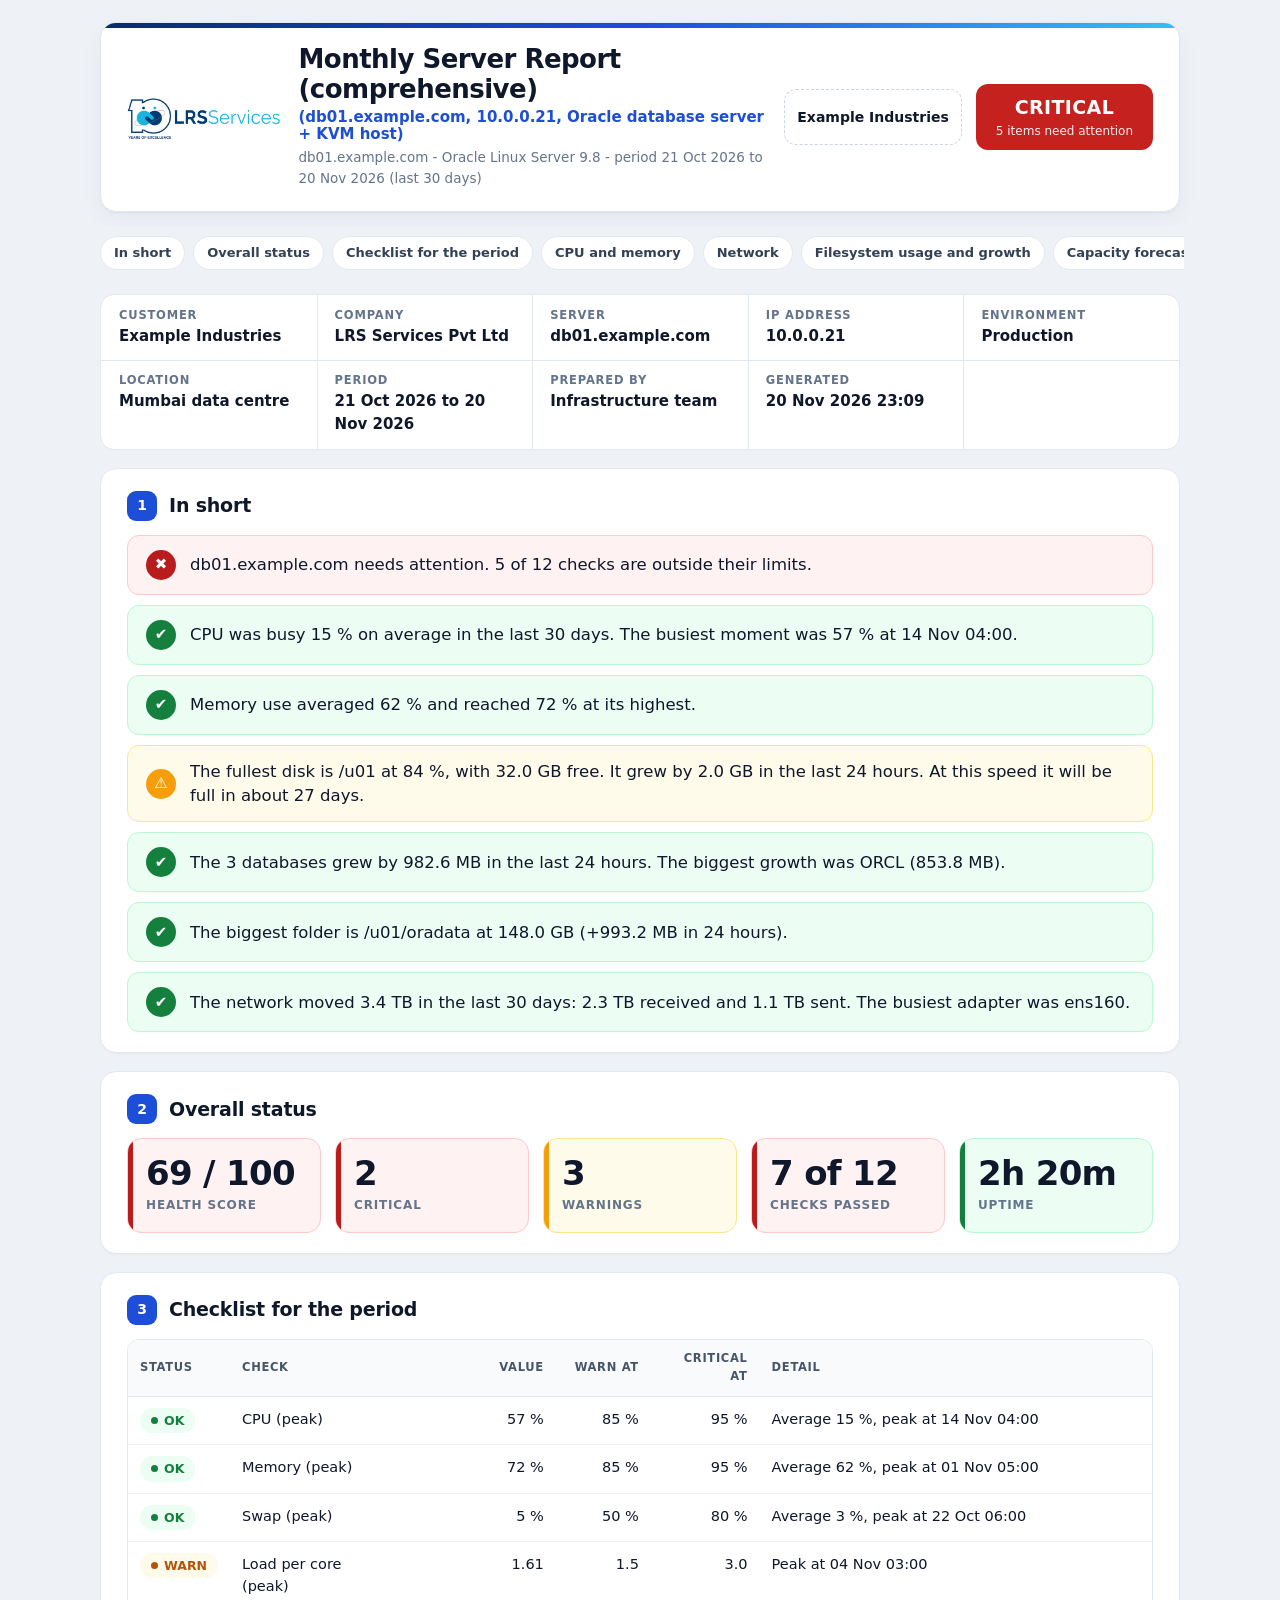
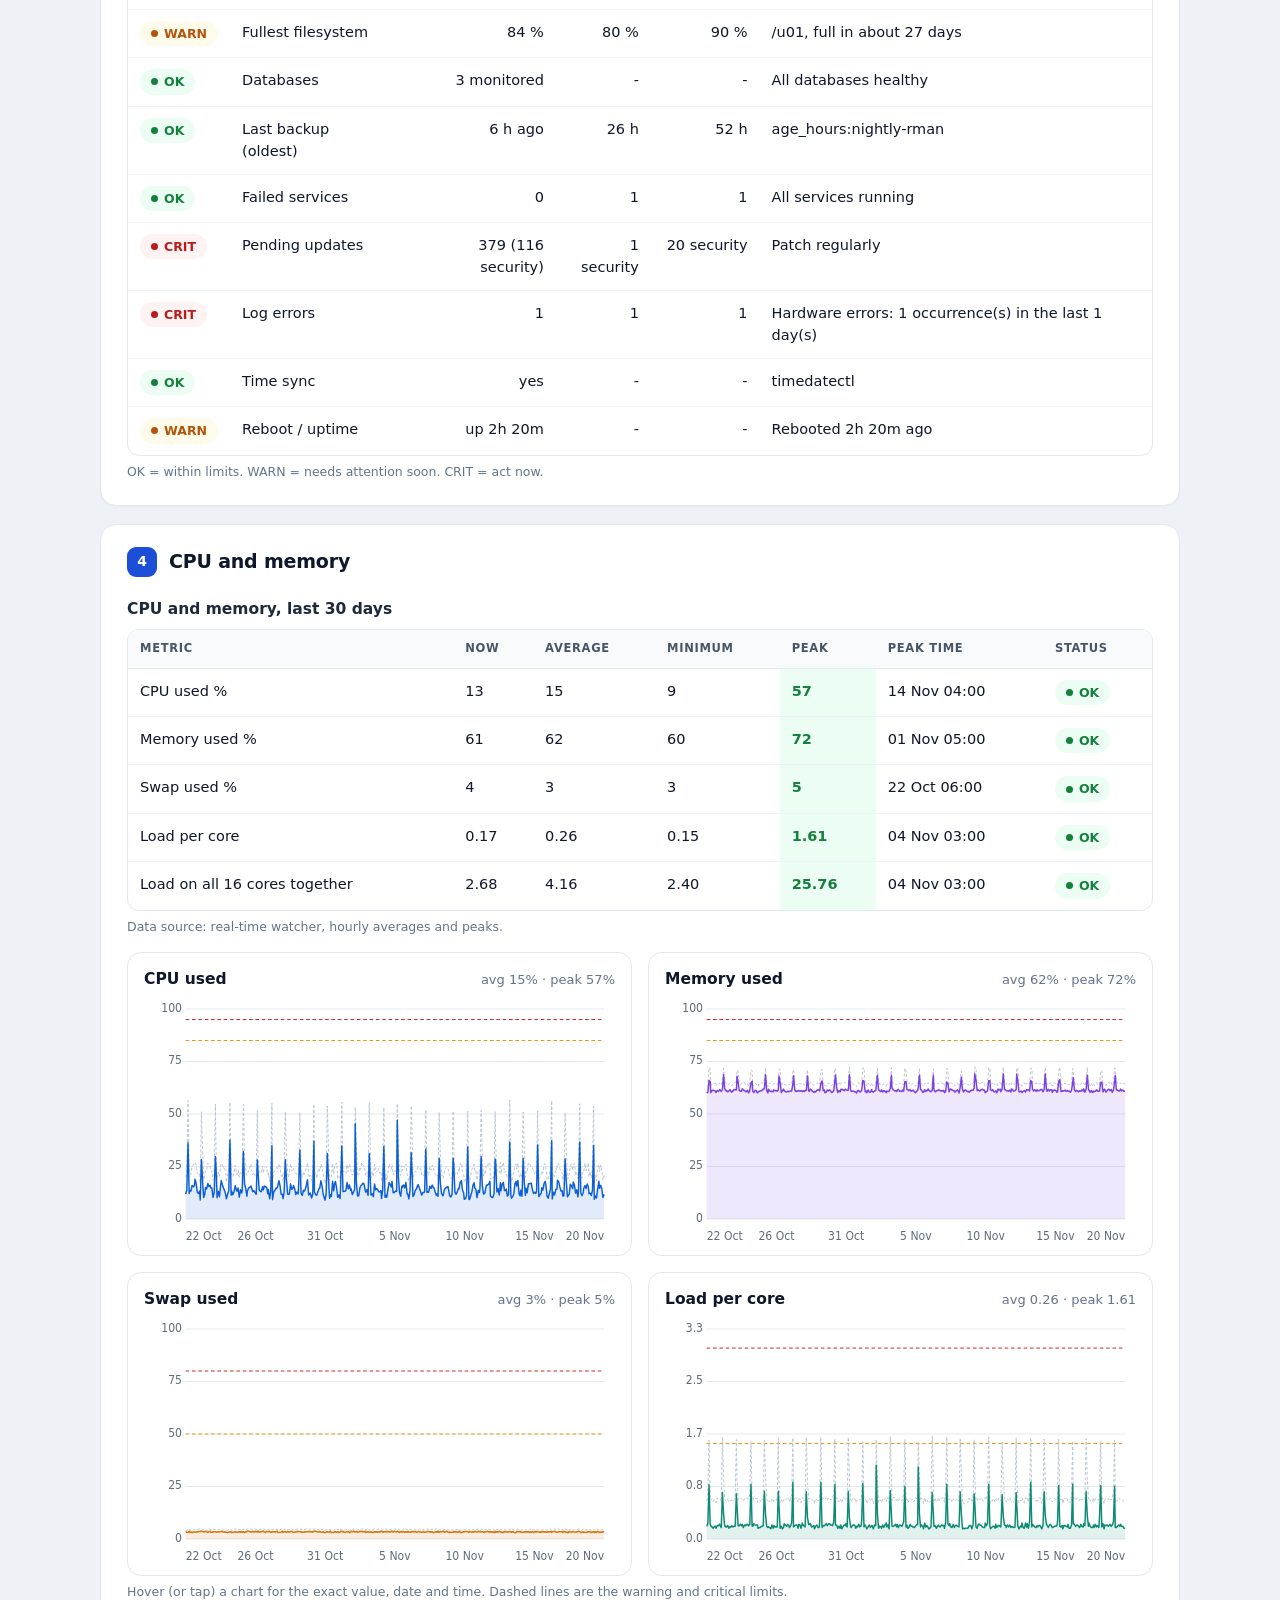
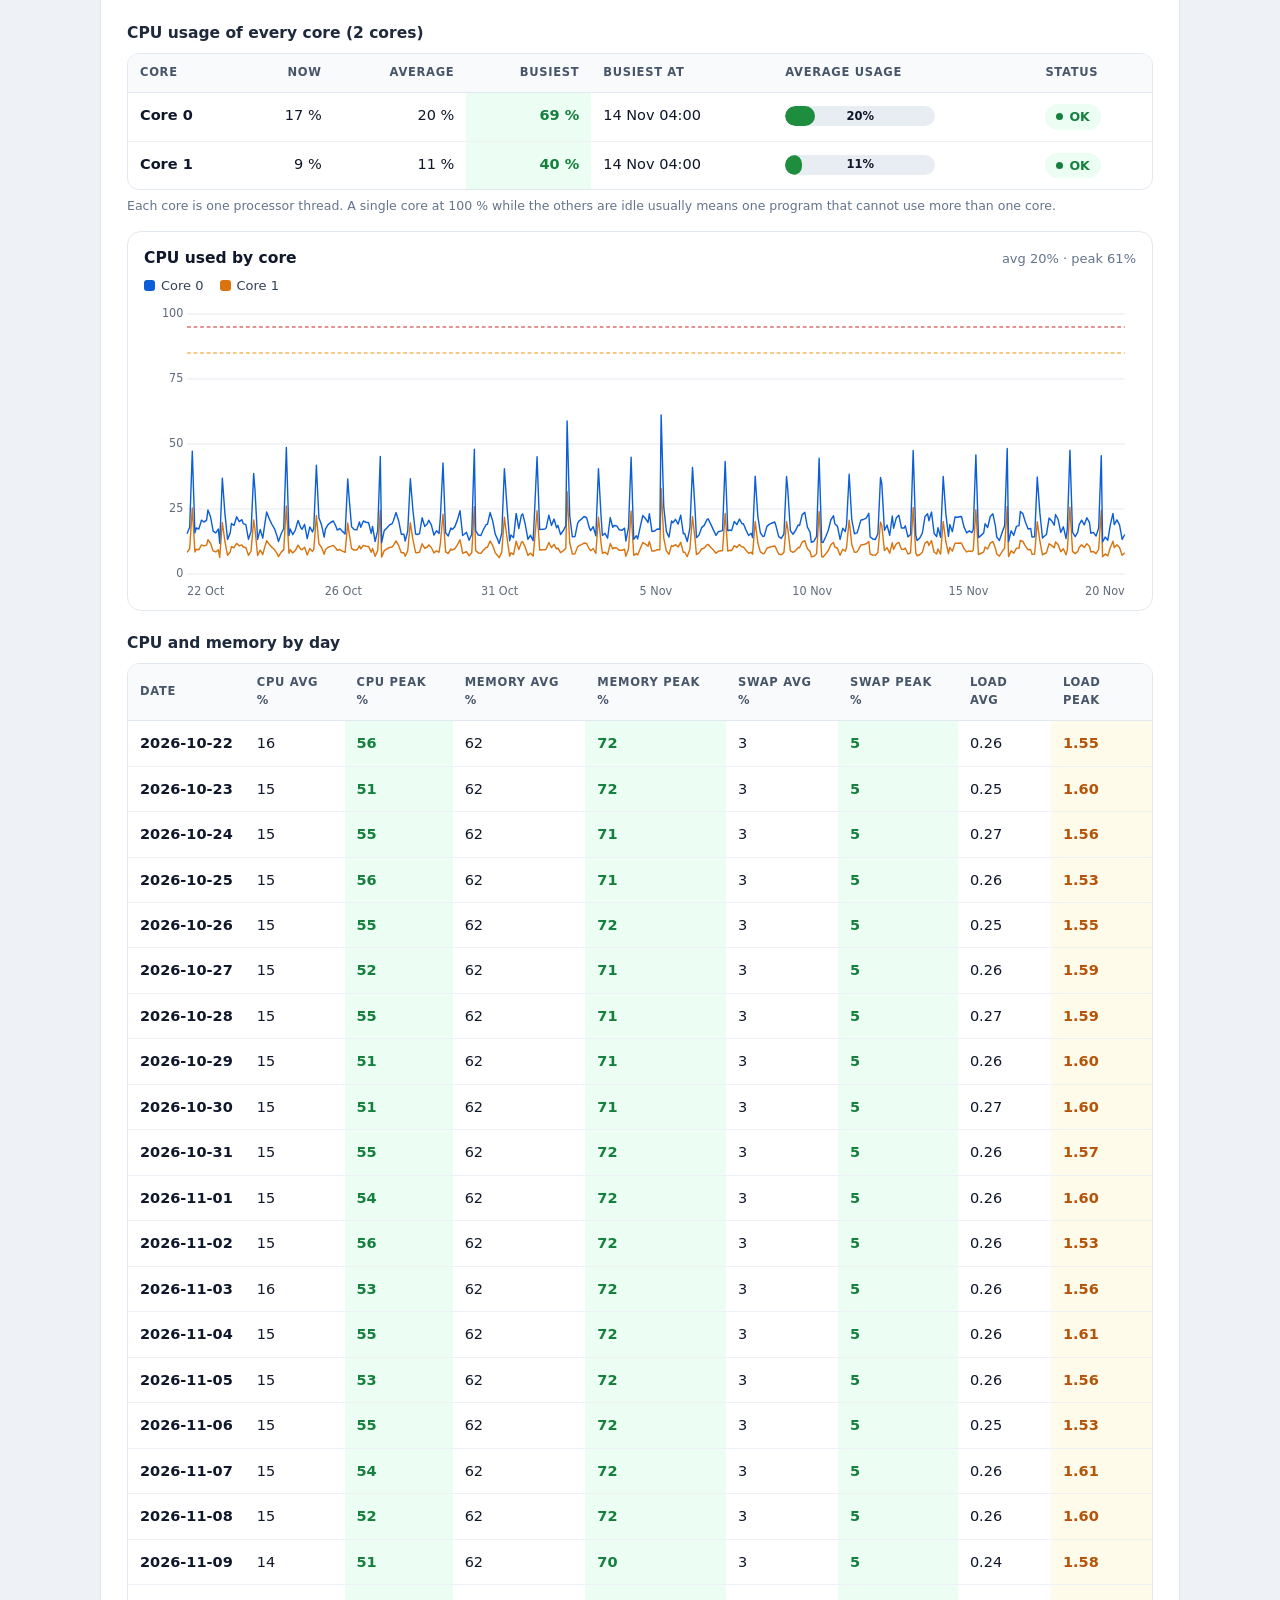
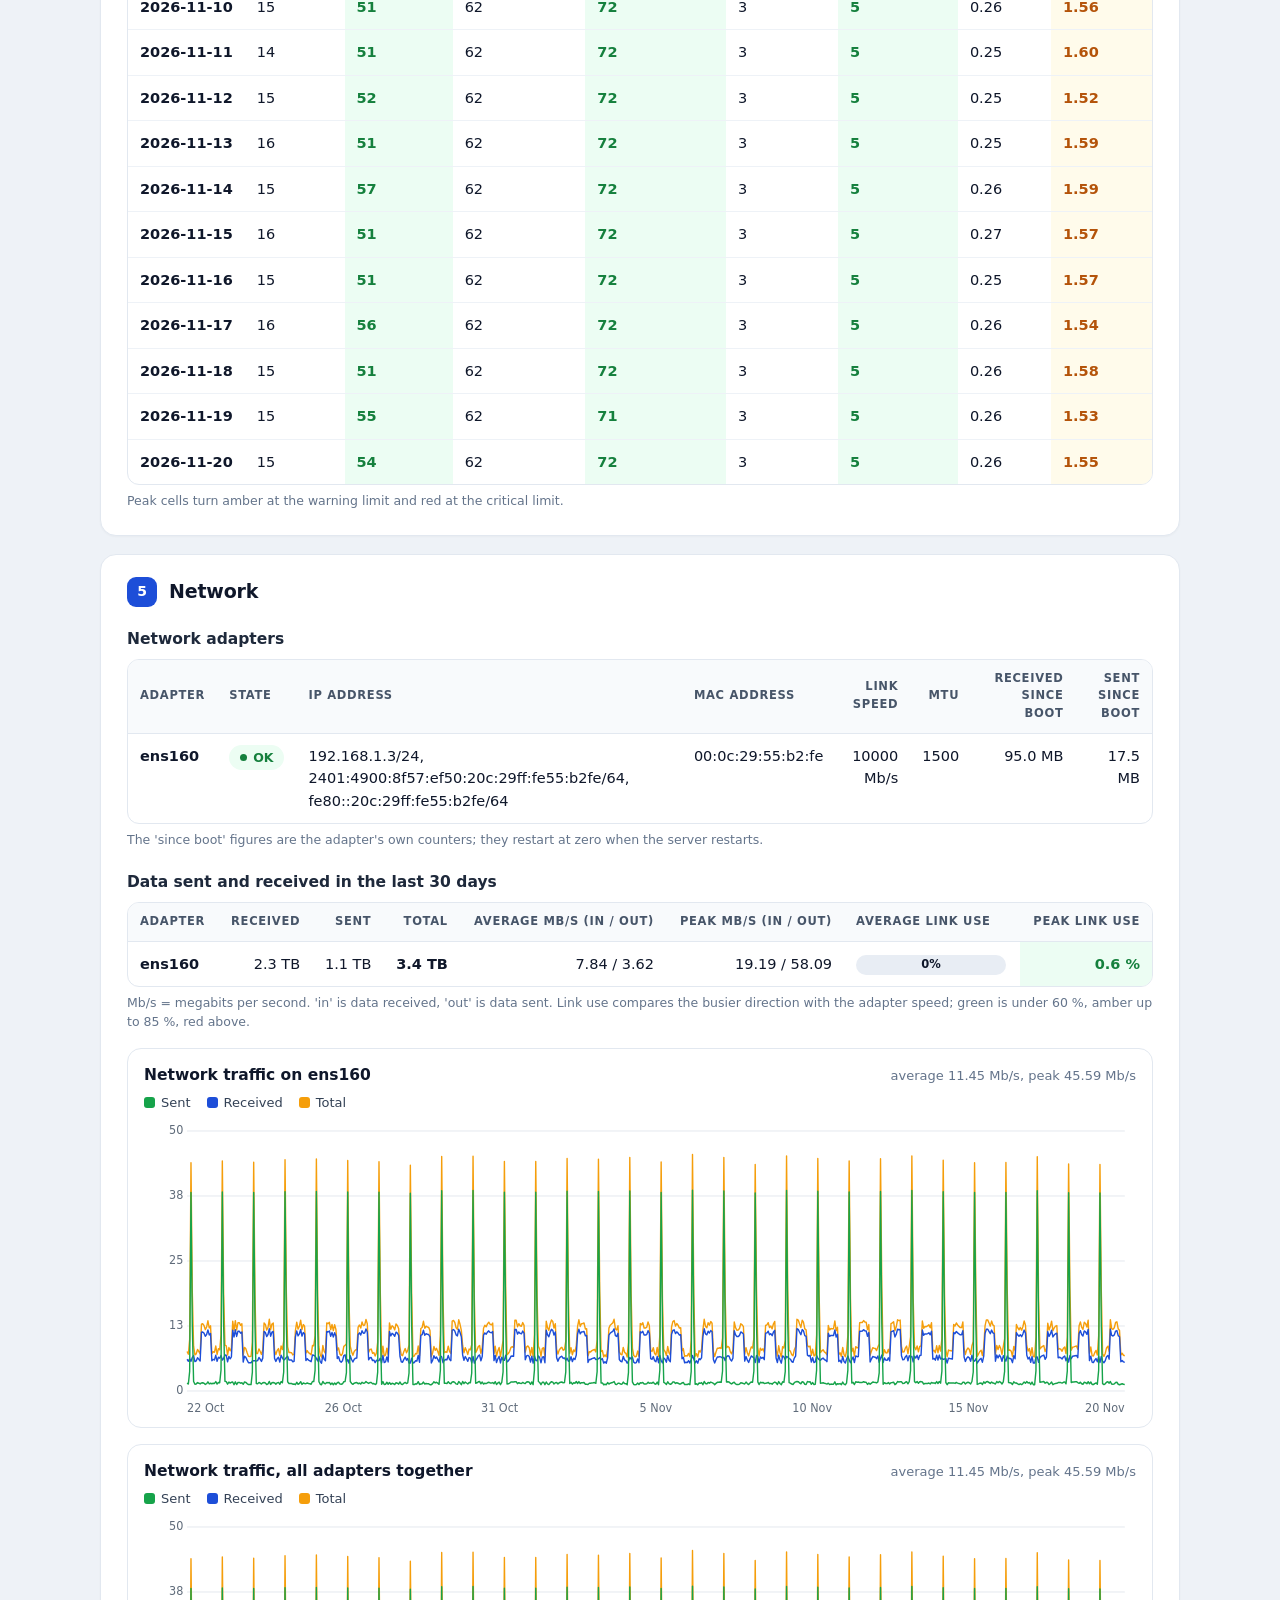
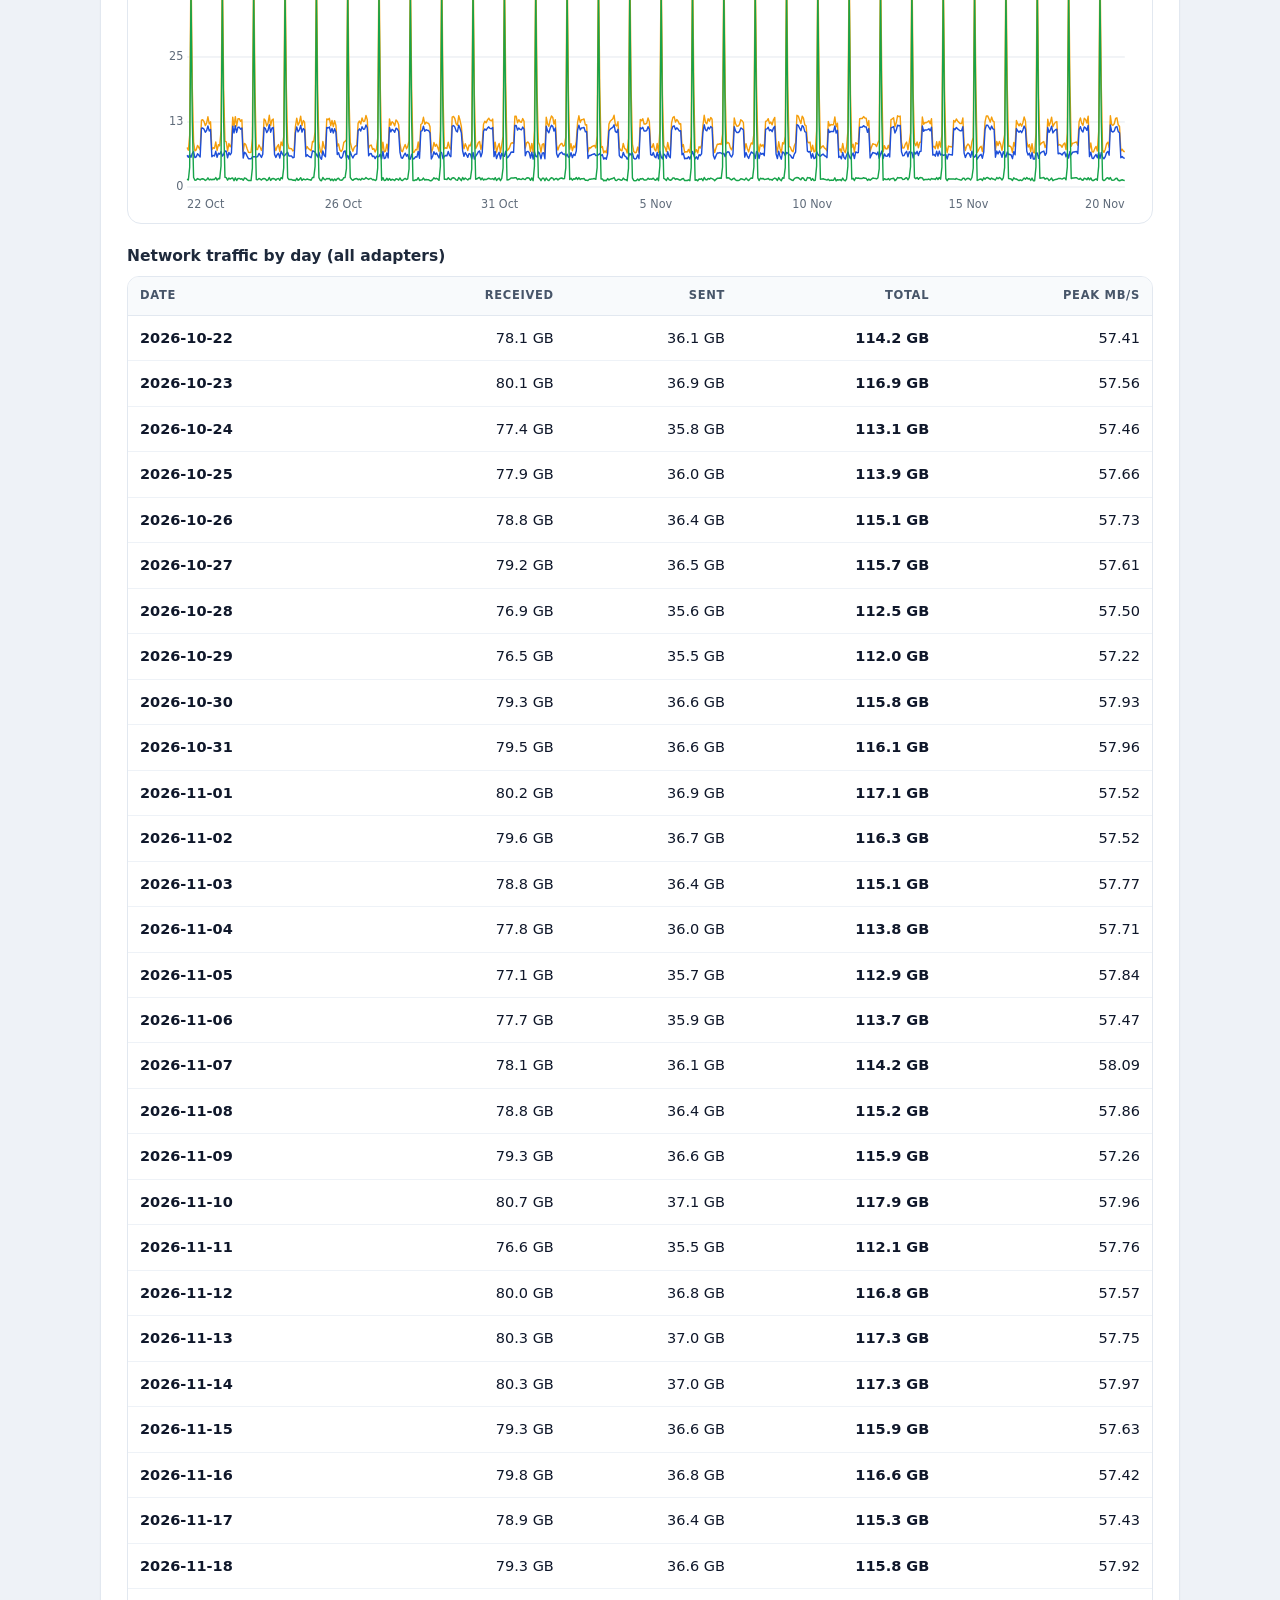
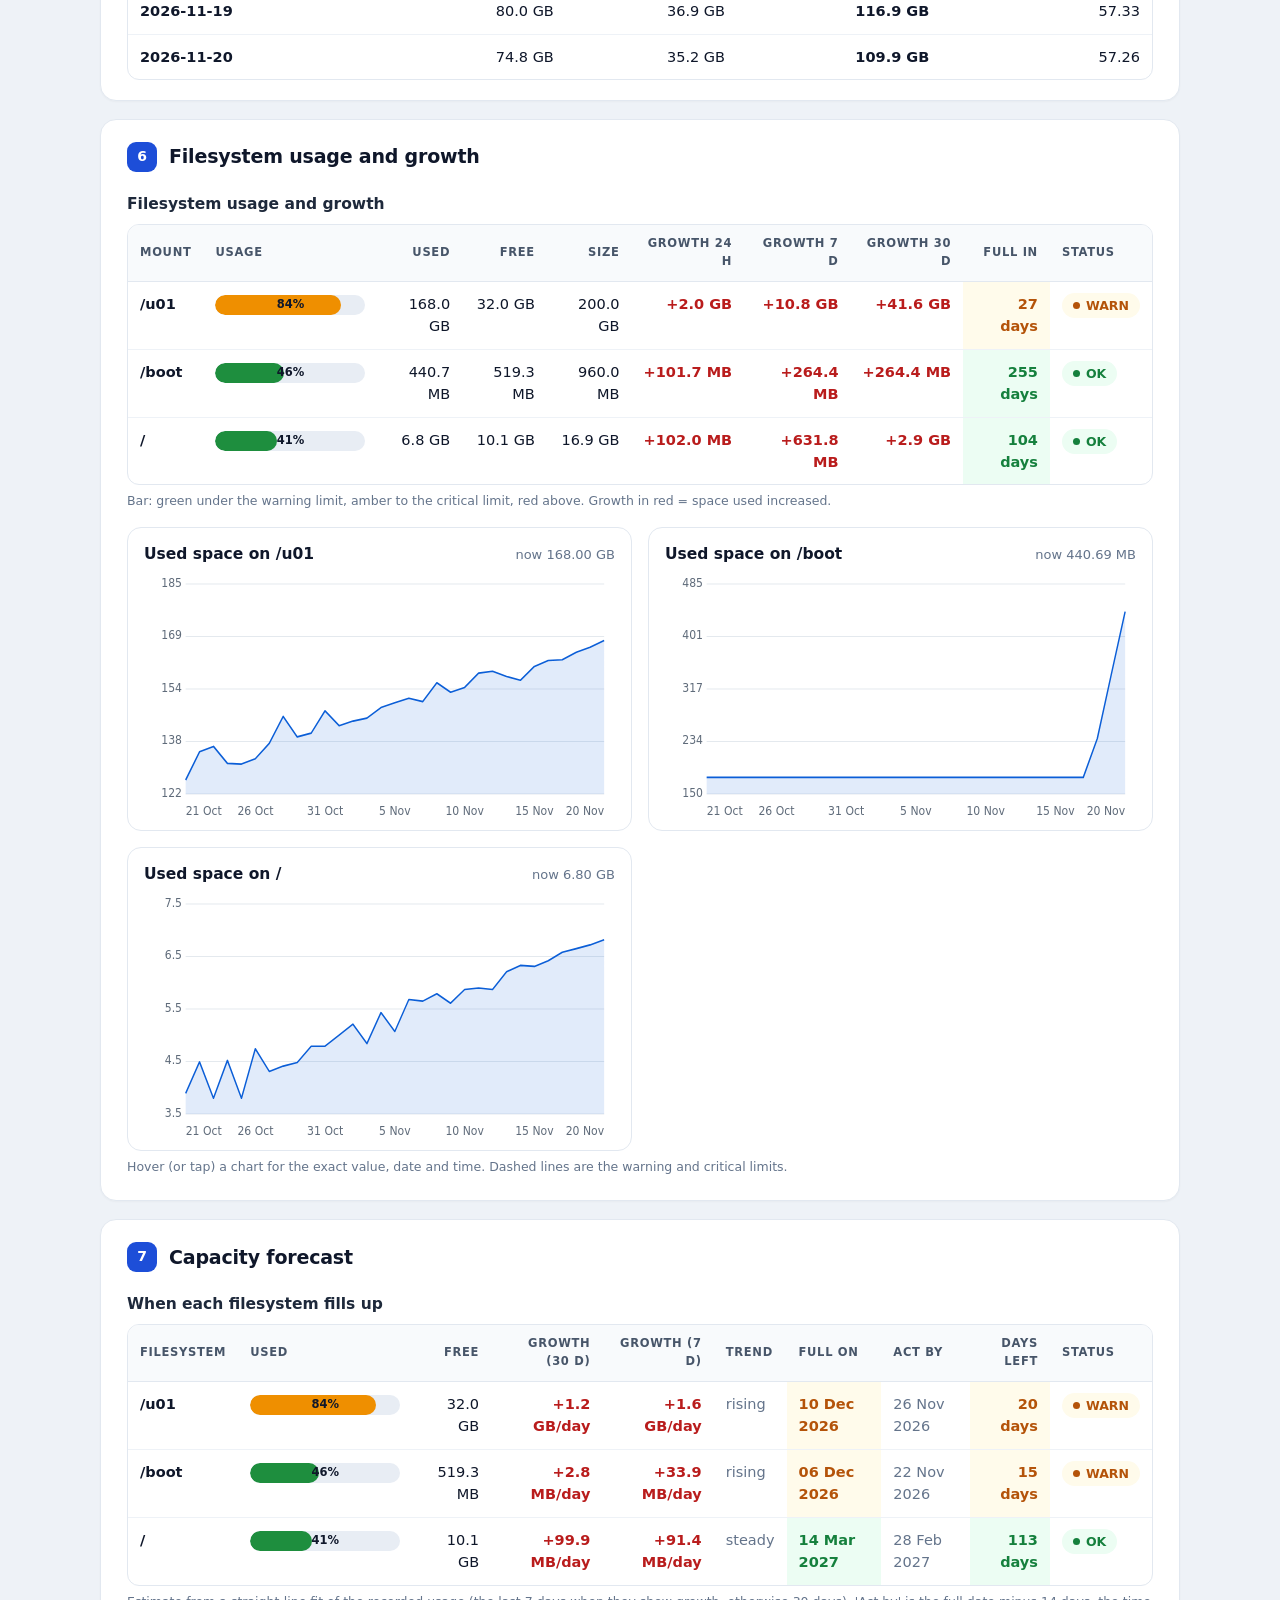
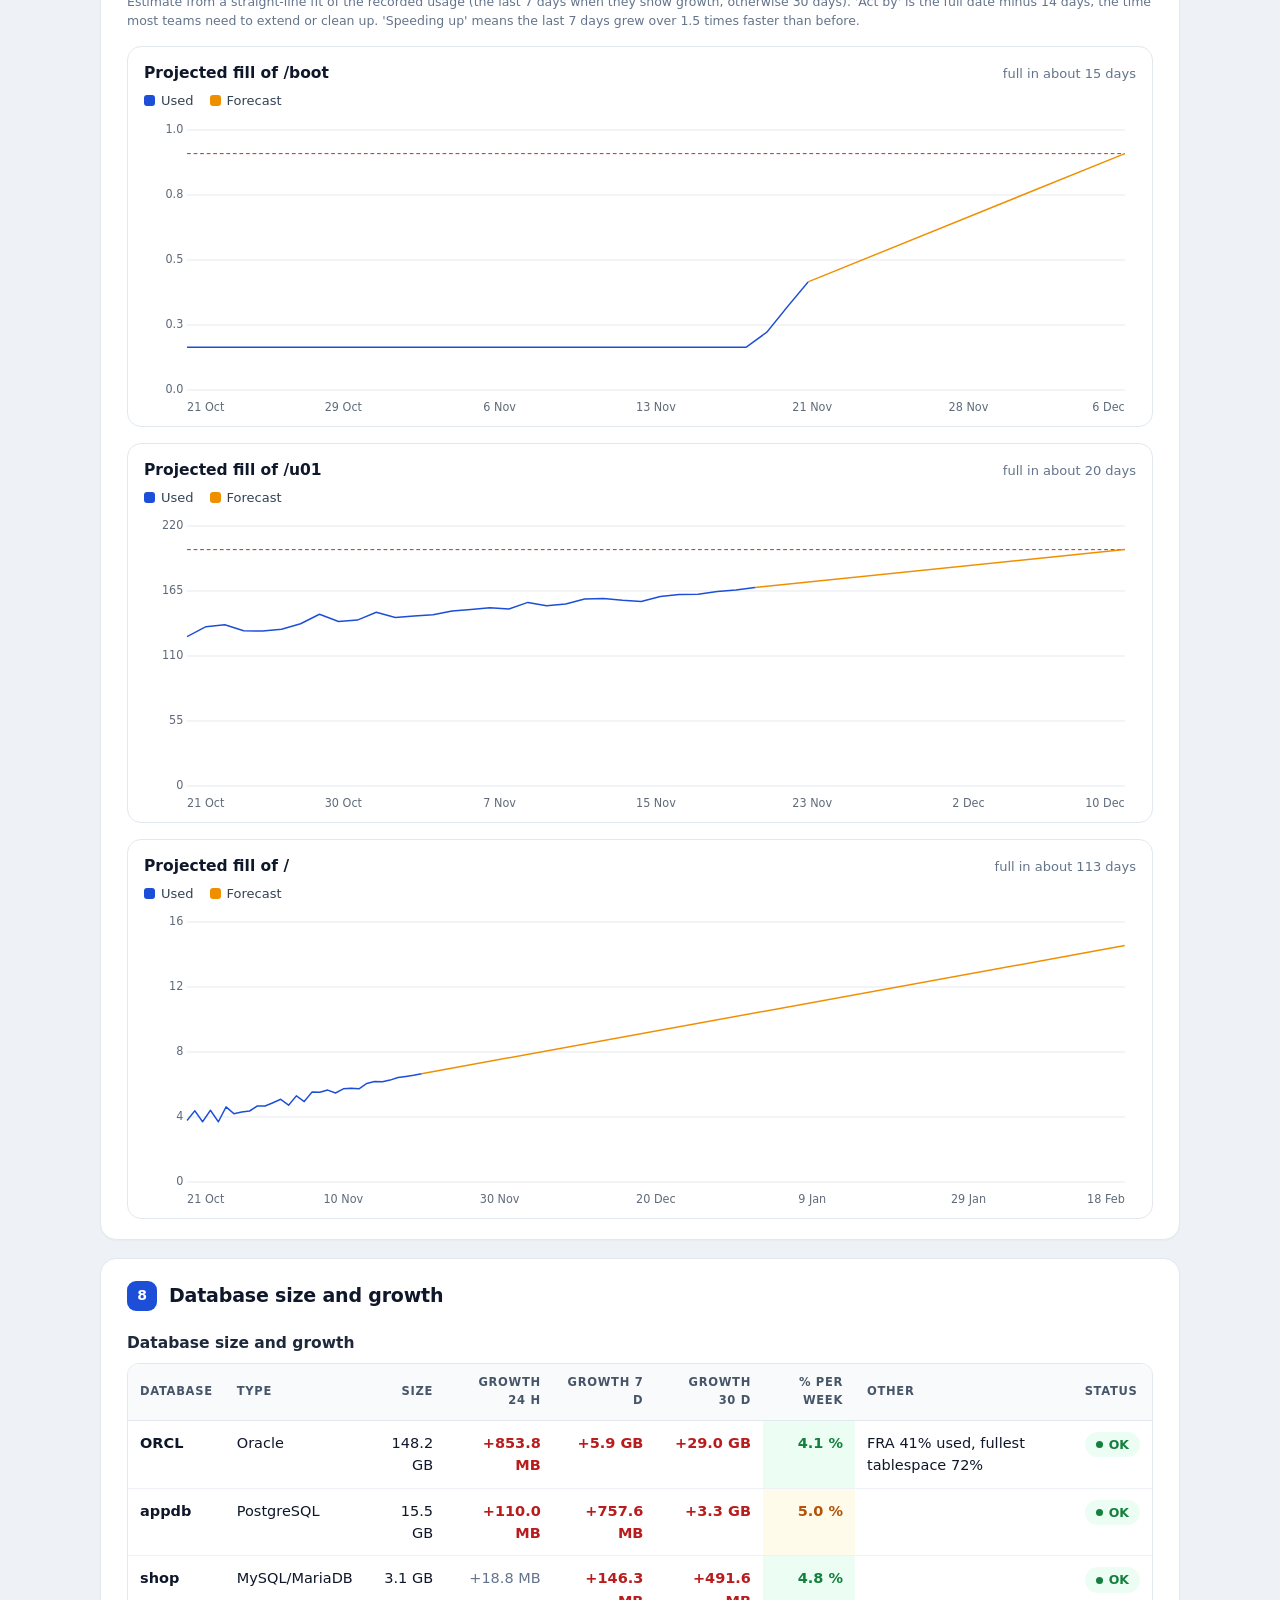
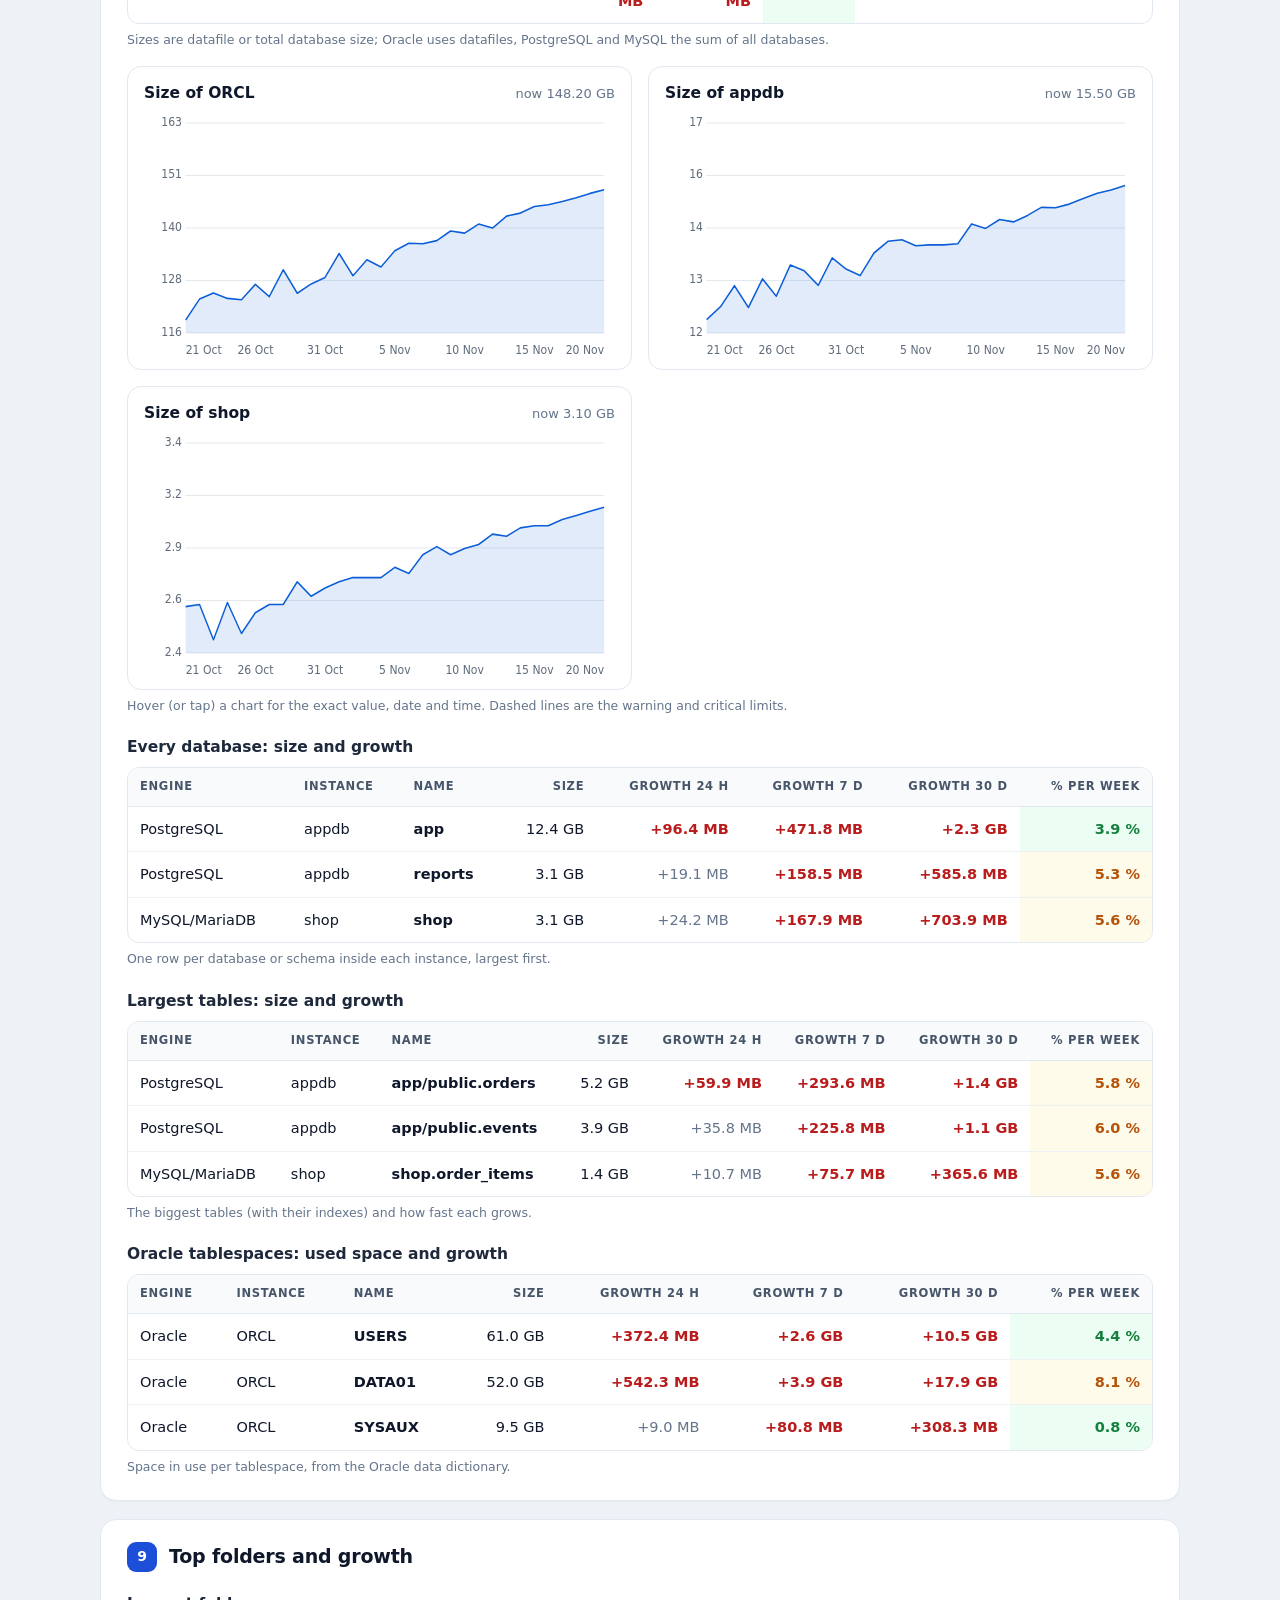
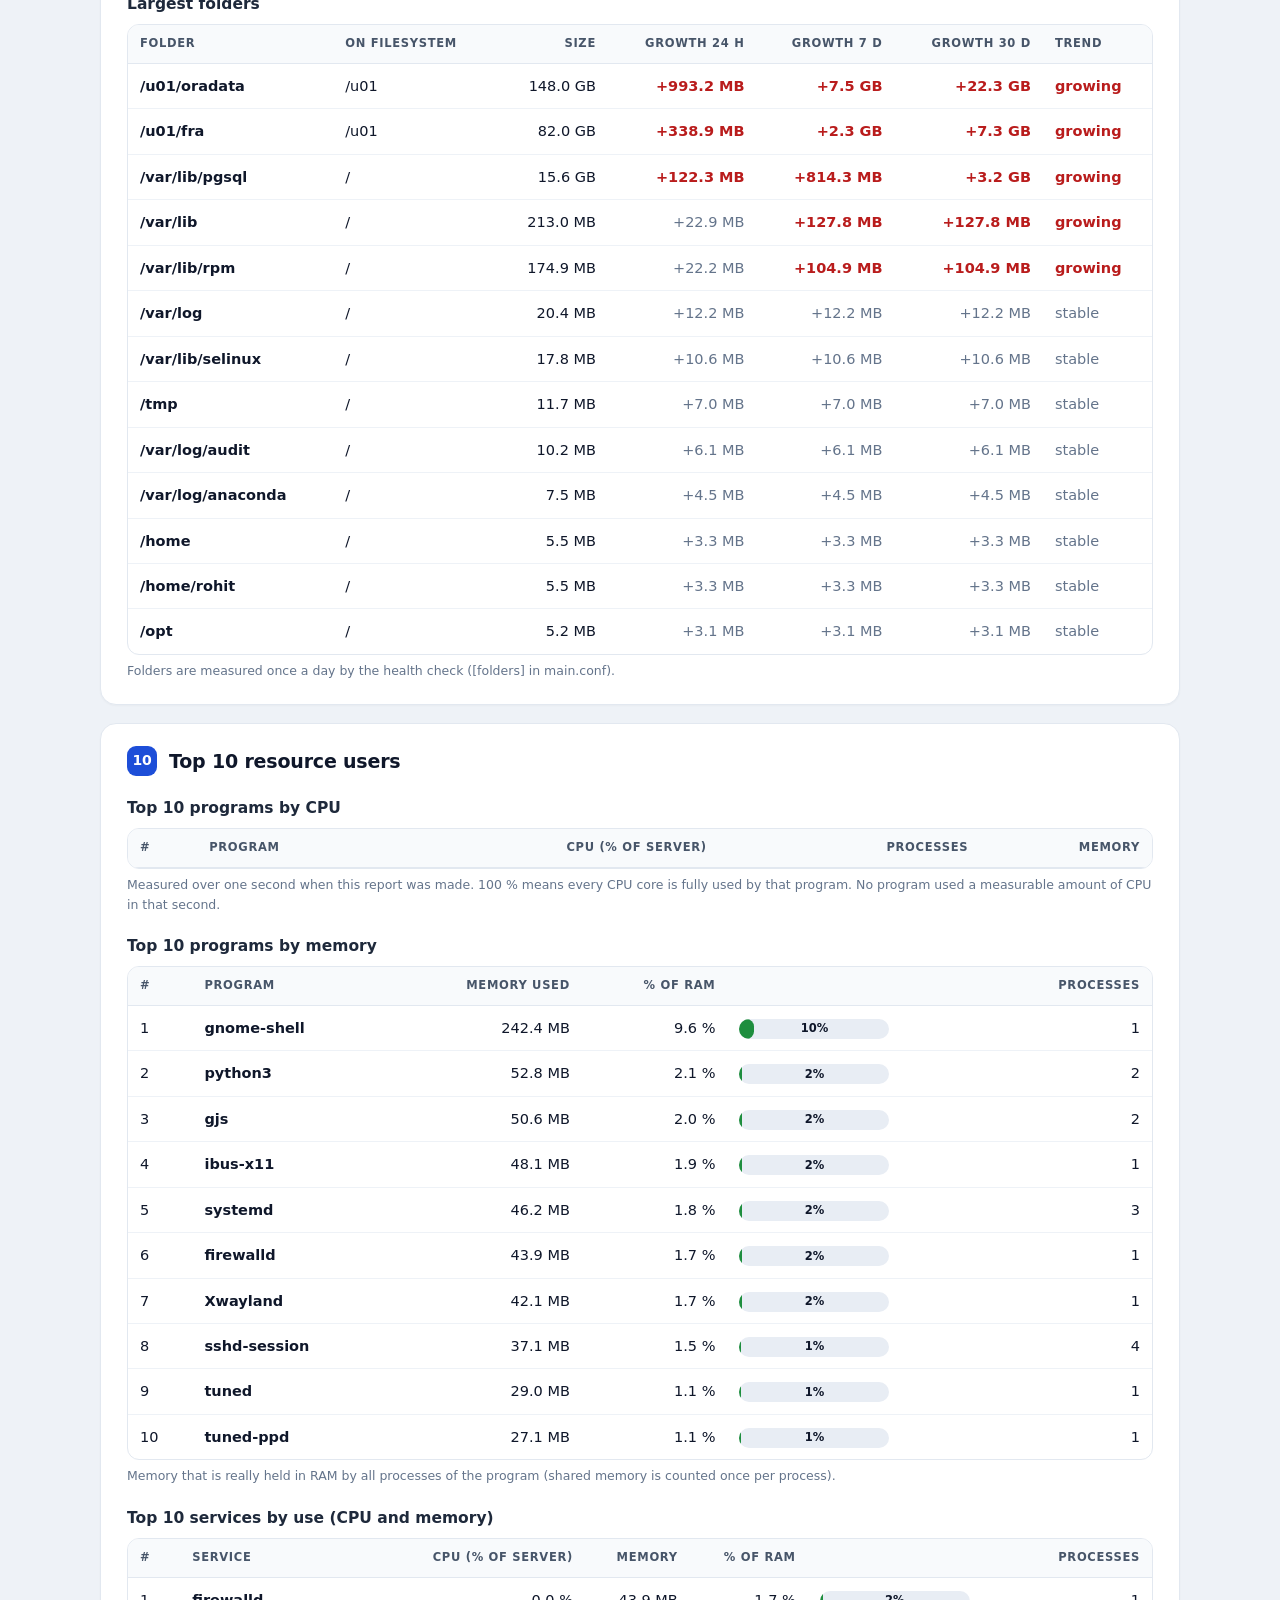
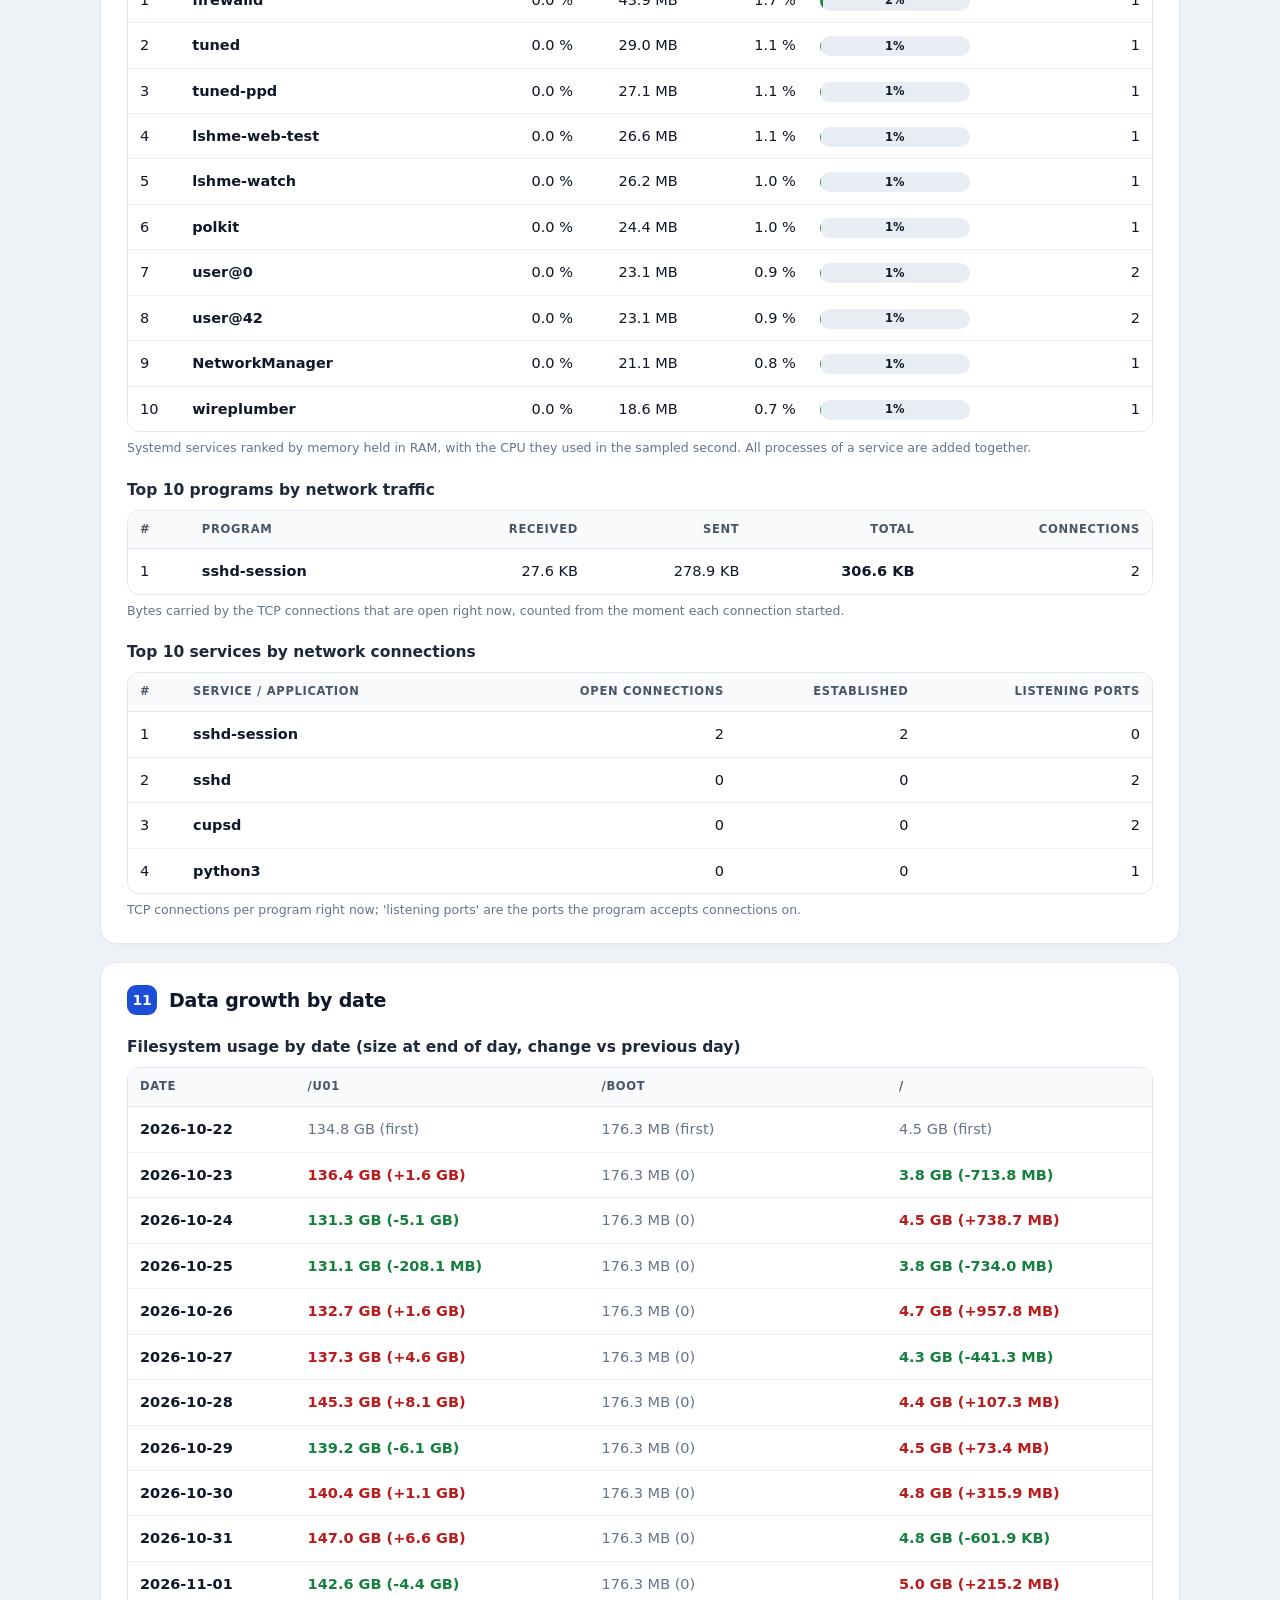
<file: docs/customer/samples/db01_monthly_comprehensive.html>
<!doctype html><html lang='en'><head><meta charset='utf-8'><meta name='viewport' content='width=device-width,initial-scale=1'><title>Monthly Server Report (comprehensive) (db01.example.com, 10.0.0.21, Oracle database server + KVM host)</title><style>
:root{--ink:#0f172a;--mut:#64748b;--line:#e2e8f0;--bg:#eef2f7;--card:#fff;--brand:#1d4ed8;--brand2:#0b2a6f;
--ok:#15803d;--okbg:#ecfdf3;--wn:#b45309;--wnbg:#fffbeb;--cr:#b91c1c;--crbg:#fef2f2}
*{box-sizing:border-box}
html{scroll-behavior:smooth;scroll-padding-top:64px}
body{font:15px/1.55 Inter,"Segoe UI",system-ui,-apple-system,Roboto,Arial,sans-serif;margin:0;background:var(--bg);color:var(--ink);-webkit-font-smoothing:antialiased}
.page{max-width:1120px;margin:0 auto;padding:22px 20px 40px}
.hdr{background:var(--card);border:1px solid var(--line);border-radius:16px;padding:22px 26px;display:flex;justify-content:space-between;align-items:center;gap:20px;
box-shadow:0 1px 2px #0f172a0d,0 8px 24px #0f172a0a;position:relative;overflow:hidden}
.hdr:before{content:"";position:absolute;left:0;right:0;top:0;height:5px;background:linear-gradient(90deg,var(--brand2),var(--brand),#38bdf8)}
.hid{display:flex;align-items:center;gap:18px;min-width:0}
.hid img{height:46px;display:block}
.hid .sep{width:1px;align-self:stretch;background:var(--line)}
h1{margin:0;font-size:26px;font-weight:750;letter-spacing:-.02em;line-height:1.15}
.sub{color:var(--mut);font-size:13.5px;margin-top:4px}.tsuf{display:block;font-size:15px;font-weight:600;color:var(--brand);letter-spacing:0;margin-top:4px}
.hr{display:flex;align-items:center;gap:14px;flex-shrink:0}
.slot{min-width:150px;max-width:230px;height:56px;border:1.5px dashed #cbd5e1;border-radius:12px;display:flex;align-items:center;justify-content:center;text-align:center;padding:4px 12px;font-weight:650;font-size:14px;line-height:1.2;color:var(--ink)}
.slot img{height:46px;max-width:210px;object-fit:contain}.slot.has{border:0;padding:0}
.big{padding:9px 20px;border-radius:12px;color:#fff;font-weight:800;font-size:19px;text-align:center;white-space:nowrap;letter-spacing:.02em}
.big small{display:block;font-weight:500;font-size:12px;letter-spacing:0;opacity:.92}
nav{position:sticky;top:0;z-index:20;background:#eef2f7e8;backdrop-filter:blur(8px);margin:14px -4px 0;padding:10px 4px;display:flex;gap:8px;overflow-x:auto;white-space:nowrap}
nav{scrollbar-width:none}nav::-webkit-scrollbar{display:none}
nav a{font-size:13px;font-weight:600;color:#334155;text-decoration:none;background:var(--card);border:1px solid var(--line);padding:6px 13px;border-radius:999px}
nav a:hover{border-color:var(--brand);color:var(--brand)}
.details{display:grid;grid-template-columns:repeat(auto-fit,minmax(200px,1fr));gap:0;margin:14px 0 4px;background:var(--card);border:1px solid var(--line);border-radius:14px;overflow:hidden}
.details div{padding:12px 18px;border-right:1px solid var(--line);border-bottom:1px solid var(--line);margin:0 -1px -1px 0}
.details span{display:block;font-size:11.5px;color:var(--mut);text-transform:uppercase;letter-spacing:.07em;font-weight:600}.details b{font-size:15px;font-weight:650}
section{background:var(--card);border:1px solid var(--line);border-radius:16px;padding:22px 26px 20px;margin-top:18px;box-shadow:0 1px 2px #0f172a08}
h2{font-size:19px;font-weight:720;margin:0 0 14px;display:flex;align-items:center;gap:12px;letter-spacing:-.01em}
h2 .no{width:30px;height:30px;border-radius:9px;background:var(--brand);color:#fff;font-size:14px;display:inline-flex;align-items:center;justify-content:center;font-weight:700}
h3{font-size:15.5px;margin:20px 0 8px;font-weight:700;color:#1e293b}
table{border-collapse:collapse;width:100%;font-size:14.5px;margin-bottom:4px}
th{background:#f8fafc;text-align:left;padding:10px 12px;font-size:11.5px;text-transform:uppercase;letter-spacing:.06em;color:#475569;font-weight:700;border-bottom:1.5px solid var(--line)}
td{padding:11px 12px;border-bottom:1px solid #eef2f7;vertical-align:top}
tbody tr:hover td{background:#f8fafc}
td.r,th.r{text-align:right;font-variant-numeric:tabular-nums}
td.wrap{white-space:pre-line}td.nw{white-space:nowrap}
.tw{overflow-x:auto;border:1px solid var(--line);border-radius:12px}.tw table{margin:0}.tw tr:last-child td{border-bottom:0}
.chip{display:inline-flex;align-items:center;gap:6px;padding:3px 11px;border-radius:999px;font-weight:700;font-size:12.5px;white-space:nowrap}
.chip:before{content:"";width:7px;height:7px;border-radius:50%;background:currentColor}
.chip-ok{background:var(--okbg);color:var(--ok)}.chip-wn{background:var(--wnbg);color:var(--wn)}.chip-cr{background:var(--crbg);color:var(--cr)}.chip-na{background:#f1f5f9;color:#64748b}
td.ok{background:var(--okbg)!important;color:var(--ok);font-weight:650}
td.wn{background:var(--wnbg)!important;color:var(--wn);font-weight:700}
td.cr{background:var(--crbg)!important;color:var(--cr);font-weight:700}
.up{color:var(--cr);font-weight:650}.dn{color:var(--ok);font-weight:650}.fl{color:var(--mut)}.b{font-weight:650}
.bar{background:#e8edf4;border-radius:999px;height:20px;width:150px;position:relative;display:inline-block;vertical-align:middle;overflow:hidden}
.bar i{display:block;height:20px;border-radius:999px}.bar b{position:absolute;left:0;right:0;top:1.5px;text-align:center;font-size:11.5px;color:#0f172a;font-weight:700}
.kpis{display:grid;grid-template-columns:repeat(auto-fit,minmax(170px,1fr));gap:14px}
.kpi{border-radius:14px;padding:16px 18px;border:1px solid var(--line);background:#fff;position:relative;overflow:hidden}
.kpi:before{content:"";position:absolute;left:0;top:0;bottom:0;width:5px;background:var(--line)}
.kpi b{font-size:34px;display:block;line-height:1.1;font-weight:760;letter-spacing:-.02em}.kpi span{font-size:12px;color:var(--mut);text-transform:uppercase;letter-spacing:.07em;font-weight:600}
.kpi.ok{background:var(--okbg);border-color:#bbf7d0}.kpi.ok:before{background:var(--ok)}
.kpi.wn{background:var(--wnbg);border-color:#fde68a}.kpi.wn:before{background:#f59e0b}
.kpi.cr{background:var(--crbg);border-color:#fecaca}.kpi.cr:before{background:var(--cr)}
.legend{font-size:12.5px;color:var(--mut);margin:6px 0 4px}
.note{background:#f8fafc;border:1px solid var(--line);border-left:4px solid var(--brand);border-radius:10px;padding:12px 16px;margin:8px 0;font-size:14.5px}
.points{display:grid;gap:10px}
.pt{display:flex;gap:14px;align-items:center;border-radius:12px;padding:14px 18px;font-size:16.5px;line-height:1.45;border:1px solid}
.pt.ok{background:var(--okbg);border-color:#bbf7d0}.pt.wn{background:var(--wnbg);border-color:#fde68a}.pt.cr{background:var(--crbg);border-color:#fecaca}
.pt i{font-style:normal;font-weight:800;font-size:15px;width:30px;height:30px;border-radius:50%;display:inline-flex;align-items:center;justify-content:center;color:#fff;flex-shrink:0}
.pt.ok i{background:var(--ok)}.pt.wn i{background:#f59e0b}.pt.cr i{background:var(--cr)}
.act{display:flex;gap:16px;align-items:flex-start;border-radius:12px;padding:14px 18px;margin:10px 0;font-size:16px;border:1px solid}
.act.wn{background:var(--wnbg);border-color:#fde68a}.act.cr{background:var(--crbg);border-color:#fecaca}.act.ok{background:var(--okbg);border-color:#bbf7d0}
.act em{font-style:normal;color:var(--mut);display:block;margin-top:3px;font-size:14.5px}
.act .n{font-weight:800;font-size:15px;width:30px;height:30px;border-radius:50%;background:#0f172a;color:#fff;display:inline-flex;align-items:center;justify-content:center;flex-shrink:0}
.grid2{display:grid;grid-template-columns:1fr 1fr;gap:16px;margin-top:16px}
.chart{border:1px solid var(--line);border-radius:14px;padding:14px 16px 8px;position:relative;background:#fff;break-inside:avoid}
.chart h4{margin:0 0 6px;font-size:15.5px;display:flex;justify-content:space-between;align-items:baseline;font-weight:700}
.chart h4 span{color:var(--mut);font-weight:500;font-size:13px}
.chart svg{width:100%;height:250px;display:block;overflow:visible}.chart.wide{grid-column:1/-1}.chart.wide svg{height:300px}
.keys{display:flex;flex-wrap:wrap;gap:4px 16px;font-size:13px;margin:2px 0 6px;color:#334155}.keys b{display:inline-block;width:11px;height:11px;border-radius:3px;margin-right:6px;vertical-align:-1px}
.tip{position:absolute;pointer-events:none;background:#0f172af2;color:#fff;padding:9px 13px;border-radius:10px;font-size:13.5px;line-height:1.5;white-space:nowrap;display:none;z-index:5;box-shadow:0 8px 24px #0f172a55}
.tip b{font-size:17px}.tip small{display:block;color:#94a3b8;font-size:12px}
.foot{color:var(--mut);font-size:12.5px;margin:22px 4px 0;text-align:center}
@media(max-width:820px){.grid2{grid-template-columns:1fr}.hdr{flex-direction:column;align-items:flex-start}.hr{width:100%;justify-content:space-between}section{padding:16px}}
@media print{body{background:#fff}nav{display:none}.page{max-width:none;padding:0}section,.hdr{box-shadow:none;break-inside:auto}tr{break-inside:avoid}h2{break-after:avoid}}
</style></head><body><div class='page'><div class='hdr'><div class='hid'><img alt='' src='[data-uri]'><div><h1>Monthly Server Report (comprehensive)<span class='tsuf'>(db01.example.com, 10.0.0.21, Oracle database server + KVM host)</span></h1><div class='sub'>db01.example.com - Oracle Linux Server 9.8 - period 21 Oct 2026 to 20 Nov 2026 (last 30 days)</div></div></div><div class='hr'><div class='slot'>Example Industries</div><div class='big' style='background:#c5221f'>CRITICAL<small>5 items need attention</small></div></div></div><nav><a href='#s1'>In short</a><a href='#s2'>Overall status</a><a href='#s3'>Checklist for the period</a><a href='#s4'>CPU and memory</a><a href='#s5'>Network</a><a href='#s6'>Filesystem usage and growth</a><a href='#s7'>Capacity forecast</a><a href='#s8'>Database size and growth</a><a href='#s9'>Top folders and growth</a><a href='#s10'>Top 10 resource users</a><a href='#s11'>Data growth by date</a><a href='#s12'>Health by day</a><a href='#s13'>Module health</a><a href='#s14'>All findings (latest run)</a><a href='#s15'>Run history</a><a href='#s16'>Findings during the period</a><a href='#s17'>This month against last month</a><a href='#s18'>Repeating problems and log errors</a><a href='#s19'>Patch and compliance</a><a href='#s20'>Backup verification</a><a href='#s21'>Certificate and licence calendar</a><a href='#s22'>Server overview</a><a href='#s23'>What needs attention</a><a href='#s24'>Server roles</a><a href='#s25'>Server inventory: hardware and storage</a><a href='#s26'>Network interfaces</a><a href='#s27'>Services and open ports</a><a href='#s28'>Installed software</a></nav><div class='details'><div><span>Customer</span><b>Example Industries</b></div><div><span>Company</span><b>LRS Services Pvt Ltd</b></div><div><span>Server</span><b>db01.example.com</b></div><div><span>IP address</span><b>10.0.0.21</b></div><div><span>Environment</span><b>Production</b></div><div><span>Location</span><b>Mumbai data centre</b></div><div><span>Period</span><b>21 Oct 2026 to 20 Nov 2026</b></div><div><span>Prepared by</span><b>Infrastructure team</b></div><div><span>Generated</span><b>20 Nov 2026 23:09</b></div></div><section id='s1'><h2><span class='no'>1</span>In short</h2><div class='points'><div class='pt cr'><i>&#10006;</i><div>db01.example.com needs attention. 5 of 12 checks are outside their limits.</div></div><div class='pt ok'><i>&#10004;</i><div>CPU was busy 15 % on average in the last 30 days. The busiest moment was 57 % at 14 Nov 04:00.</div></div><div class='pt ok'><i>&#10004;</i><div>Memory use averaged 62 % and reached 72 % at its highest.</div></div><div class='pt wn'><i>&#9888;</i><div>The fullest disk is /u01 at 84 %, with 32.0 GB free. It grew by 2.0 GB in the last 24 hours. At this speed it will be full in about 27 days.</div></div><div class='pt ok'><i>&#10004;</i><div>The 3 databases grew by 982.6 MB in the last 24 hours. The biggest growth was ORCL (853.8 MB).</div></div><div class='pt ok'><i>&#10004;</i><div>The biggest folder is /u01/oradata at 148.0 GB (+993.2 MB in 24 hours).</div></div><div class='pt ok'><i>&#10004;</i><div>The network moved 3.4 TB in the last 30 days: 2.3 TB received and 1.1 TB sent. The busiest adapter was ens160.</div></div></div></section><section id='s2'><h2><span class='no'>2</span>Overall status</h2><div class='kpis'><div class='kpi cr'><b>69 / 100</b><span>Health score</span></div><div class='kpi cr'><b>2</b><span>Critical</span></div><div class='kpi wn'><b>3</b><span>Warnings</span></div><div class='kpi cr'><b>7 of 12</b><span>Checks passed</span></div><div class='kpi ok'><b>2h 20m</b><span>Uptime</span></div></div></section><section id='s3'><h2><span class='no'>3</span>Checklist for the period</h2><div class='tw'><table><thead><tr><th>Status</th><th>Check</th><th class='r'>Value</th><th class='r'>Warn at</th><th class='r'>Critical at</th><th>Detail</th></tr></thead><tbody><tr><td><span class='chip chip-ok'>OK</span></td><td>CPU (peak)</td><td class='r'>57 %</td><td class='r'>85 %</td><td class='r'>95 %</td><td>Average 15 %, peak at 14 Nov 04:00</td></tr><tr><td><span class='chip chip-ok'>OK</span></td><td>Memory (peak)</td><td class='r'>72 %</td><td class='r'>85 %</td><td class='r'>95 %</td><td>Average 62 %, peak at 01 Nov 05:00</td></tr><tr><td><span class='chip chip-ok'>OK</span></td><td>Swap (peak)</td><td class='r'>5 %</td><td class='r'>50 %</td><td class='r'>80 %</td><td>Average 3 %, peak at 22 Oct 06:00</td></tr><tr><td><span class='chip chip-wn'>WARN</span></td><td>Load per core (peak)</td><td class='r'>1.61</td><td class='r'>1.5</td><td class='r'>3.0</td><td>Peak at 04 Nov 03:00</td></tr><tr><td><span class='chip chip-wn'>WARN</span></td><td>Fullest filesystem</td><td class='r'>84 %</td><td class='r'>80 %</td><td class='r'>90 %</td><td>/u01, full in about 27 days</td></tr><tr><td><span class='chip chip-ok'>OK</span></td><td>Databases</td><td class='r'>3 monitored</td><td class='r'>-</td><td class='r'>-</td><td>All databases healthy</td></tr><tr><td><span class='chip chip-ok'>OK</span></td><td>Last backup (oldest)</td><td class='r'>6 h ago</td><td class='r'>26 h</td><td class='r'>52 h</td><td>age_hours:nightly-rman</td></tr><tr><td><span class='chip chip-ok'>OK</span></td><td>Failed services</td><td class='r'>0</td><td class='r'>1</td><td class='r'>1</td><td>All services running</td></tr><tr><td><span class='chip chip-cr'>CRIT</span></td><td>Pending updates</td><td class='r'>379 (116 security)</td><td class='r'>1 security</td><td class='r'>20 security</td><td>Patch regularly</td></tr><tr><td><span class='chip chip-cr'>CRIT</span></td><td>Log errors</td><td class='r'>1</td><td class='r'>1</td><td class='r'>1</td><td>Hardware errors: 1 occurrence(s) in the last 1 day(s)</td></tr><tr><td><span class='chip chip-ok'>OK</span></td><td>Time sync</td><td class='r'>yes</td><td class='r'>-</td><td class='r'>-</td><td>timedatectl</td></tr><tr><td><span class='chip chip-wn'>WARN</span></td><td>Reboot / uptime</td><td class='r'>up 2h 20m</td><td class='r'>-</td><td class='r'>-</td><td>Rebooted 2h 20m ago</td></tr></tbody></table></div><div class='legend'>OK = within limits. WARN = needs attention soon. CRIT = act now.</div></section><section id='s4'><h2><span class='no'>4</span>CPU and memory</h2><h3>CPU and memory, last 30 days</h3><div class='tw'><table><thead><tr><th>Metric</th><th>Now</th><th>Average</th><th>Minimum</th><th>Peak</th><th>Peak time</th><th>Status</th></tr></thead><tbody><tr><td>CPU used %</td><td>13</td><td>15</td><td>9</td><td class='ok'>57</td><td>14 Nov 04:00</td><td><span class='chip chip-ok'>OK</span></td></tr><tr><td>Memory used %</td><td>61</td><td>62</td><td>60</td><td class='ok'>72</td><td>01 Nov 05:00</td><td><span class='chip chip-ok'>OK</span></td></tr><tr><td>Swap used %</td><td>4</td><td>3</td><td>3</td><td class='ok'>5</td><td>22 Oct 06:00</td><td><span class='chip chip-ok'>OK</span></td></tr><tr><td>Load per core</td><td>0.17</td><td>0.26</td><td>0.15</td><td class='ok'>1.61</td><td>04 Nov 03:00</td><td><span class='chip chip-ok'>OK</span></td></tr><tr><td>Load on all 16 cores together</td><td>2.68</td><td>4.16</td><td>2.40</td><td class='ok'>25.76</td><td>04 Nov 03:00</td><td><span class='chip chip-ok'>OK</span></td></tr></tbody></table></div><div class='legend'>Data source: real-time watcher, hourly averages and peaks.</div><div class='grid2'><div class='chart' data-i='0'></div><div class='chart' data-i='1'></div><div class='chart' data-i='2'></div><div class='chart' data-i='3'></div></div><div class='legend'>Hover (or tap) a chart for the exact value, date and time. Dashed lines are the warning and critical limits.</div><h3>CPU usage of every core (2 cores)</h3><div class='tw'><table><thead><tr><th>Core</th><th class='r'>Now</th><th class='r'>Average</th><th class='r'>Busiest</th><th>Busiest at</th><th>Average usage</th><th>Status</th></tr></thead><tbody><tr><td><span class='b'>Core 0</span></td><td class='r'>17 %</td><td class='r'>20 %</td><td class='r ok'>69 %</td><td>14 Nov 04:00</td><td><span class='bar'><i style='width:20%;background:#1e8e3e'></i><b>20%</b></span></td><td><span class='chip chip-ok'>OK</span></td></tr><tr><td><span class='b'>Core 1</span></td><td class='r'>9 %</td><td class='r'>11 %</td><td class='r ok'>40 %</td><td>14 Nov 04:00</td><td><span class='bar'><i style='width:11%;background:#1e8e3e'></i><b>11%</b></span></td><td><span class='chip chip-ok'>OK</span></td></tr></tbody></table></div><div class='legend'>Each core is one processor thread. A single core at 100 % while the others are idle usually means one program that cannot use more than one core.</div><div class='grid2'><div class='chart wide' data-i='4'></div></div><h3>CPU and memory by day</h3><div class='tw'><table><thead><tr><th>Date</th><th>CPU avg %</th><th>CPU peak %</th><th>Memory avg %</th><th>Memory peak %</th><th>Swap avg %</th><th>Swap peak %</th><th>Load avg</th><th>Load peak</th></tr></thead><tbody><tr><td class='nw'><span class='b'>2026-10-22</span></td><td>16</td><td class='ok'>56</td><td>62</td><td class='ok'>72</td><td>3</td><td class='ok'>5</td><td>0.26</td><td class='wn'>1.55</td></tr><tr><td class='nw'><span class='b'>2026-10-23</span></td><td>15</td><td class='ok'>51</td><td>62</td><td class='ok'>72</td><td>3</td><td class='ok'>5</td><td>0.25</td><td class='wn'>1.60</td></tr><tr><td class='nw'><span class='b'>2026-10-24</span></td><td>15</td><td class='ok'>55</td><td>62</td><td class='ok'>71</td><td>3</td><td class='ok'>5</td><td>0.27</td><td class='wn'>1.56</td></tr><tr><td class='nw'><span class='b'>2026-10-25</span></td><td>15</td><td class='ok'>56</td><td>62</td><td class='ok'>71</td><td>3</td><td class='ok'>5</td><td>0.26</td><td class='wn'>1.53</td></tr><tr><td class='nw'><span class='b'>2026-10-26</span></td><td>15</td><td class='ok'>55</td><td>62</td><td class='ok'>72</td><td>3</td><td class='ok'>5</td><td>0.25</td><td class='wn'>1.55</td></tr><tr><td class='nw'><span class='b'>2026-10-27</span></td><td>15</td><td class='ok'>52</td><td>62</td><td class='ok'>71</td><td>3</td><td class='ok'>5</td><td>0.26</td><td class='wn'>1.59</td></tr><tr><td class='nw'><span class='b'>2026-10-28</span></td><td>15</td><td class='ok'>55</td><td>62</td><td class='ok'>71</td><td>3</td><td class='ok'>5</td><td>0.27</td><td class='wn'>1.59</td></tr><tr><td class='nw'><span class='b'>2026-10-29</span></td><td>15</td><td class='ok'>51</td><td>62</td><td class='ok'>71</td><td>3</td><td class='ok'>5</td><td>0.26</td><td class='wn'>1.60</td></tr><tr><td class='nw'><span class='b'>2026-10-30</span></td><td>15</td><td class='ok'>51</td><td>62</td><td class='ok'>71</td><td>3</td><td class='ok'>5</td><td>0.27</td><td class='wn'>1.60</td></tr><tr><td class='nw'><span class='b'>2026-10-31</span></td><td>15</td><td class='ok'>55</td><td>62</td><td class='ok'>72</td><td>3</td><td class='ok'>5</td><td>0.26</td><td class='wn'>1.57</td></tr><tr><td class='nw'><span class='b'>2026-11-01</span></td><td>15</td><td class='ok'>54</td><td>62</td><td class='ok'>72</td><td>3</td><td class='ok'>5</td><td>0.26</td><td class='wn'>1.60</td></tr><tr><td class='nw'><span class='b'>2026-11-02</span></td><td>15</td><td class='ok'>56</td><td>62</td><td class='ok'>72</td><td>3</td><td class='ok'>5</td><td>0.26</td><td class='wn'>1.53</td></tr><tr><td class='nw'><span class='b'>2026-11-03</span></td><td>16</td><td class='ok'>53</td><td>62</td><td class='ok'>72</td><td>3</td><td class='ok'>5</td><td>0.26</td><td class='wn'>1.56</td></tr><tr><td class='nw'><span class='b'>2026-11-04</span></td><td>15</td><td class='ok'>55</td><td>62</td><td class='ok'>72</td><td>3</td><td class='ok'>5</td><td>0.26</td><td class='wn'>1.61</td></tr><tr><td class='nw'><span class='b'>2026-11-05</span></td><td>15</td><td class='ok'>53</td><td>62</td><td class='ok'>72</td><td>3</td><td class='ok'>5</td><td>0.26</td><td class='wn'>1.56</td></tr><tr><td class='nw'><span class='b'>2026-11-06</span></td><td>15</td><td class='ok'>55</td><td>62</td><td class='ok'>72</td><td>3</td><td class='ok'>5</td><td>0.25</td><td class='wn'>1.53</td></tr><tr><td class='nw'><span class='b'>2026-11-07</span></td><td>15</td><td class='ok'>54</td><td>62</td><td class='ok'>72</td><td>3</td><td class='ok'>5</td><td>0.26</td><td class='wn'>1.61</td></tr><tr><td class='nw'><span class='b'>2026-11-08</span></td><td>15</td><td class='ok'>52</td><td>62</td><td class='ok'>72</td><td>3</td><td class='ok'>5</td><td>0.26</td><td class='wn'>1.60</td></tr><tr><td class='nw'><span class='b'>2026-11-09</span></td><td>14</td><td class='ok'>51</td><td>62</td><td class='ok'>70</td><td>3</td><td class='ok'>5</td><td>0.24</td><td class='wn'>1.58</td></tr><tr><td class='nw'><span class='b'>2026-11-10</span></td><td>15</td><td class='ok'>51</td><td>62</td><td class='ok'>72</td><td>3</td><td class='ok'>5</td><td>0.26</td><td class='wn'>1.56</td></tr><tr><td class='nw'><span class='b'>2026-11-11</span></td><td>14</td><td class='ok'>51</td><td>62</td><td class='ok'>72</td><td>3</td><td class='ok'>5</td><td>0.25</td><td class='wn'>1.60</td></tr><tr><td class='nw'><span class='b'>2026-11-12</span></td><td>15</td><td class='ok'>52</td><td>62</td><td class='ok'>72</td><td>3</td><td class='ok'>5</td><td>0.25</td><td class='wn'>1.52</td></tr><tr><td class='nw'><span class='b'>2026-11-13</span></td><td>16</td><td class='ok'>51</td><td>62</td><td class='ok'>72</td><td>3</td><td class='ok'>5</td><td>0.25</td><td class='wn'>1.59</td></tr><tr><td class='nw'><span class='b'>2026-11-14</span></td><td>15</td><td class='ok'>57</td><td>62</td><td class='ok'>72</td><td>3</td><td class='ok'>5</td><td>0.26</td><td class='wn'>1.59</td></tr><tr><td class='nw'><span class='b'>2026-11-15</span></td><td>16</td><td class='ok'>51</td><td>62</td><td class='ok'>72</td><td>3</td><td class='ok'>5</td><td>0.27</td><td class='wn'>1.57</td></tr><tr><td class='nw'><span class='b'>2026-11-16</span></td><td>15</td><td class='ok'>51</td><td>62</td><td class='ok'>72</td><td>3</td><td class='ok'>5</td><td>0.25</td><td class='wn'>1.57</td></tr><tr><td class='nw'><span class='b'>2026-11-17</span></td><td>16</td><td class='ok'>56</td><td>62</td><td class='ok'>72</td><td>3</td><td class='ok'>5</td><td>0.26</td><td class='wn'>1.54</td></tr><tr><td class='nw'><span class='b'>2026-11-18</span></td><td>15</td><td class='ok'>51</td><td>62</td><td class='ok'>72</td><td>3</td><td class='ok'>5</td><td>0.26</td><td class='wn'>1.58</td></tr><tr><td class='nw'><span class='b'>2026-11-19</span></td><td>15</td><td class='ok'>55</td><td>62</td><td class='ok'>71</td><td>3</td><td class='ok'>5</td><td>0.26</td><td class='wn'>1.53</td></tr><tr><td class='nw'><span class='b'>2026-11-20</span></td><td>15</td><td class='ok'>54</td><td>62</td><td class='ok'>72</td><td>3</td><td class='ok'>5</td><td>0.26</td><td class='wn'>1.55</td></tr></tbody></table></div><div class='legend'>Peak cells turn amber at the warning limit and red at the critical limit.</div></section><section id='s5'><h2><span class='no'>5</span>Network</h2><h3>Network adapters</h3><div class='tw'><table><thead><tr><th>Adapter</th><th>State</th><th>IP address</th><th>MAC address</th><th class='r'>Link speed</th><th class='r'>MTU</th><th class='r'>Received since boot</th><th class='r'>Sent since boot</th></tr></thead><tbody><tr><td><span class='b'>ens160</span></td><td><span class='chip chip-ok'>OK</span></td><td>192.168.1.3/24, 2401:4900:8f57:ef50:20c:29ff:fe55:b2fe/64, fe80::20c:29ff:fe55:b2fe/64</td><td>00:0c:29:55:b2:fe</td><td class='r'>10000 Mb/s</td><td class='r'>1500</td><td class='r'>95.0 MB</td><td class='r'>17.5 MB</td></tr></tbody></table></div><div class='legend'>The &#x27;since boot&#x27; figures are the adapter&#x27;s own counters; they restart at zero when the server restarts.</div><h3>Data sent and received in the last 30 days</h3><div class='tw'><table><thead><tr><th>Adapter</th><th class='r'>Received</th><th class='r'>Sent</th><th class='r'>Total</th><th class='r'>Average Mb/s (in / out)</th><th class='r'>Peak Mb/s (in / out)</th><th>Average link use</th><th class='r'>Peak link use</th></tr></thead><tbody><tr><td><span class='b'>ens160</span></td><td class='r'>2.3 TB</td><td class='r'>1.1 TB</td><td class='r'><span class='b'>3.4 TB</span></td><td class='r'>7.84 / 3.62</td><td class='r'>19.19 / 58.09</td><td><span class='bar'><i style='width:0%;background:#1e8e3e'></i><b>0%</b></span></td><td class='r ok'>0.6 %</td></tr></tbody></table></div><div class='legend'>Mb/s = megabits per second. &#x27;in&#x27; is data received, &#x27;out&#x27; is data sent. Link use compares the busier direction with the adapter speed; green is under 60 %, amber up to 85 %, red above.</div><div class='grid2'><div class='chart wide' data-i='5'></div></div><div class='grid2'><div class='chart wide' data-i='6'></div></div><h3>Network traffic by day (all adapters)</h3><div class='tw'><table><thead><tr><th>Date</th><th class='r'>Received</th><th class='r'>Sent</th><th class='r'>Total</th><th class='r'>Peak Mb/s</th></tr></thead><tbody><tr><td class='nw'><span class='b'>2026-10-22</span></td><td class='r'>78.1 GB</td><td class='r'>36.1 GB</td><td class='r'><span class='b'>114.2 GB</span></td><td class='r'>57.41</td></tr><tr><td class='nw'><span class='b'>2026-10-23</span></td><td class='r'>80.1 GB</td><td class='r'>36.9 GB</td><td class='r'><span class='b'>116.9 GB</span></td><td class='r'>57.56</td></tr><tr><td class='nw'><span class='b'>2026-10-24</span></td><td class='r'>77.4 GB</td><td class='r'>35.8 GB</td><td class='r'><span class='b'>113.1 GB</span></td><td class='r'>57.46</td></tr><tr><td class='nw'><span class='b'>2026-10-25</span></td><td class='r'>77.9 GB</td><td class='r'>36.0 GB</td><td class='r'><span class='b'>113.9 GB</span></td><td class='r'>57.66</td></tr><tr><td class='nw'><span class='b'>2026-10-26</span></td><td class='r'>78.8 GB</td><td class='r'>36.4 GB</td><td class='r'><span class='b'>115.1 GB</span></td><td class='r'>57.73</td></tr><tr><td class='nw'><span class='b'>2026-10-27</span></td><td class='r'>79.2 GB</td><td class='r'>36.5 GB</td><td class='r'><span class='b'>115.7 GB</span></td><td class='r'>57.61</td></tr><tr><td class='nw'><span class='b'>2026-10-28</span></td><td class='r'>76.9 GB</td><td class='r'>35.6 GB</td><td class='r'><span class='b'>112.5 GB</span></td><td class='r'>57.50</td></tr><tr><td class='nw'><span class='b'>2026-10-29</span></td><td class='r'>76.5 GB</td><td class='r'>35.5 GB</td><td class='r'><span class='b'>112.0 GB</span></td><td class='r'>57.22</td></tr><tr><td class='nw'><span class='b'>2026-10-30</span></td><td class='r'>79.3 GB</td><td class='r'>36.6 GB</td><td class='r'><span class='b'>115.8 GB</span></td><td class='r'>57.93</td></tr><tr><td class='nw'><span class='b'>2026-10-31</span></td><td class='r'>79.5 GB</td><td class='r'>36.6 GB</td><td class='r'><span class='b'>116.1 GB</span></td><td class='r'>57.96</td></tr><tr><td class='nw'><span class='b'>2026-11-01</span></td><td class='r'>80.2 GB</td><td class='r'>36.9 GB</td><td class='r'><span class='b'>117.1 GB</span></td><td class='r'>57.52</td></tr><tr><td class='nw'><span class='b'>2026-11-02</span></td><td class='r'>79.6 GB</td><td class='r'>36.7 GB</td><td class='r'><span class='b'>116.3 GB</span></td><td class='r'>57.52</td></tr><tr><td class='nw'><span class='b'>2026-11-03</span></td><td class='r'>78.8 GB</td><td class='r'>36.4 GB</td><td class='r'><span class='b'>115.1 GB</span></td><td class='r'>57.77</td></tr><tr><td class='nw'><span class='b'>2026-11-04</span></td><td class='r'>77.8 GB</td><td class='r'>36.0 GB</td><td class='r'><span class='b'>113.8 GB</span></td><td class='r'>57.71</td></tr><tr><td class='nw'><span class='b'>2026-11-05</span></td><td class='r'>77.1 GB</td><td class='r'>35.7 GB</td><td class='r'><span class='b'>112.9 GB</span></td><td class='r'>57.84</td></tr><tr><td class='nw'><span class='b'>2026-11-06</span></td><td class='r'>77.7 GB</td><td class='r'>35.9 GB</td><td class='r'><span class='b'>113.7 GB</span></td><td class='r'>57.47</td></tr><tr><td class='nw'><span class='b'>2026-11-07</span></td><td class='r'>78.1 GB</td><td class='r'>36.1 GB</td><td class='r'><span class='b'>114.2 GB</span></td><td class='r'>58.09</td></tr><tr><td class='nw'><span class='b'>2026-11-08</span></td><td class='r'>78.8 GB</td><td class='r'>36.4 GB</td><td class='r'><span class='b'>115.2 GB</span></td><td class='r'>57.86</td></tr><tr><td class='nw'><span class='b'>2026-11-09</span></td><td class='r'>79.3 GB</td><td class='r'>36.6 GB</td><td class='r'><span class='b'>115.9 GB</span></td><td class='r'>57.26</td></tr><tr><td class='nw'><span class='b'>2026-11-10</span></td><td class='r'>80.7 GB</td><td class='r'>37.1 GB</td><td class='r'><span class='b'>117.9 GB</span></td><td class='r'>57.96</td></tr><tr><td class='nw'><span class='b'>2026-11-11</span></td><td class='r'>76.6 GB</td><td class='r'>35.5 GB</td><td class='r'><span class='b'>112.1 GB</span></td><td class='r'>57.76</td></tr><tr><td class='nw'><span class='b'>2026-11-12</span></td><td class='r'>80.0 GB</td><td class='r'>36.8 GB</td><td class='r'><span class='b'>116.8 GB</span></td><td class='r'>57.57</td></tr><tr><td class='nw'><span class='b'>2026-11-13</span></td><td class='r'>80.3 GB</td><td class='r'>37.0 GB</td><td class='r'><span class='b'>117.3 GB</span></td><td class='r'>57.75</td></tr><tr><td class='nw'><span class='b'>2026-11-14</span></td><td class='r'>80.3 GB</td><td class='r'>37.0 GB</td><td class='r'><span class='b'>117.3 GB</span></td><td class='r'>57.97</td></tr><tr><td class='nw'><span class='b'>2026-11-15</span></td><td class='r'>79.3 GB</td><td class='r'>36.6 GB</td><td class='r'><span class='b'>115.9 GB</span></td><td class='r'>57.63</td></tr><tr><td class='nw'><span class='b'>2026-11-16</span></td><td class='r'>79.8 GB</td><td class='r'>36.8 GB</td><td class='r'><span class='b'>116.6 GB</span></td><td class='r'>57.42</td></tr><tr><td class='nw'><span class='b'>2026-11-17</span></td><td class='r'>78.9 GB</td><td class='r'>36.4 GB</td><td class='r'><span class='b'>115.3 GB</span></td><td class='r'>57.43</td></tr><tr><td class='nw'><span class='b'>2026-11-18</span></td><td class='r'>79.3 GB</td><td class='r'>36.6 GB</td><td class='r'><span class='b'>115.8 GB</span></td><td class='r'>57.92</td></tr><tr><td class='nw'><span class='b'>2026-11-19</span></td><td class='r'>80.0 GB</td><td class='r'>36.9 GB</td><td class='r'><span class='b'>116.9 GB</span></td><td class='r'>57.33</td></tr><tr><td class='nw'><span class='b'>2026-11-20</span></td><td class='r'>74.8 GB</td><td class='r'>35.2 GB</td><td class='r'><span class='b'>109.9 GB</span></td><td class='r'>57.26</td></tr></tbody></table></div></section><section id='s6'><h2><span class='no'>6</span>Filesystem usage and growth</h2><h3>Filesystem usage and growth</h3><div class='tw'><table><thead><tr><th>Mount</th><th>Usage</th><th class='r'>Used</th><th class='r'>Free</th><th class='r'>Size</th><th class='r'>Growth 24 h</th><th class='r'>Growth 7 d</th><th class='r'>Growth 30 d</th><th class='r'>Full in</th><th>Status</th></tr></thead><tbody><tr><td><span class='b'>/u01</span></td><td><span class='bar'><i style='width:84%;background:#ef8f00'></i><b>84%</b></span></td><td class='r'>168.0 GB</td><td class='r'>32.0 GB</td><td class='r'>200.0 GB</td><td class='r'><span class='up'>+2.0 GB</span></td><td class='r'><span class='up'>+10.8 GB</span></td><td class='r'><span class='up'>+41.6 GB</span></td><td class='r wn'>27 days</td><td><span class='chip chip-wn'>WARN</span></td></tr><tr><td><span class='b'>/boot</span></td><td><span class='bar'><i style='width:46%;background:#1e8e3e'></i><b>46%</b></span></td><td class='r'>440.7 MB</td><td class='r'>519.3 MB</td><td class='r'>960.0 MB</td><td class='r'><span class='up'>+101.7 MB</span></td><td class='r'><span class='up'>+264.4 MB</span></td><td class='r'><span class='up'>+264.4 MB</span></td><td class='r ok'>255 days</td><td><span class='chip chip-ok'>OK</span></td></tr><tr><td><span class='b'>/</span></td><td><span class='bar'><i style='width:41%;background:#1e8e3e'></i><b>41%</b></span></td><td class='r'>6.8 GB</td><td class='r'>10.1 GB</td><td class='r'>16.9 GB</td><td class='r'><span class='up'>+102.0 MB</span></td><td class='r'><span class='up'>+631.8 MB</span></td><td class='r'><span class='up'>+2.9 GB</span></td><td class='r ok'>104 days</td><td><span class='chip chip-ok'>OK</span></td></tr></tbody></table></div><div class='legend'>Bar: green under the warning limit, amber to the critical limit, red above. Growth in red = space used increased.</div><div class='grid2'><div class='chart' data-i='7'></div><div class='chart' data-i='8'></div><div class='chart' data-i='9'></div></div><div class='legend'>Hover (or tap) a chart for the exact value, date and time. Dashed lines are the warning and critical limits.</div></section><section id='s7'><h2><span class='no'>7</span>Capacity forecast</h2><h3>When each filesystem fills up</h3><div class='tw'><table><thead><tr><th>Filesystem</th><th>Used</th><th class='r'>Free</th><th class='r'>Growth (30 d)</th><th class='r'>Growth (7 d)</th><th>Trend</th><th>Full on</th><th>Act by</th><th class='r'>Days left</th><th>Status</th></tr></thead><tbody><tr><td><span class='b'>/u01</span></td><td><span class='bar'><i style='width:84%;background:#ef8f00'></i><b>84%</b></span></td><td class='r'>32.0 GB</td><td class='r'><span class='up'>+1.2 GB/day</span></td><td class='r'><span class='up'>+1.6 GB/day</span></td><td><span class='fl'>rising</span></td><td class='wn'>10 Dec 2026</td><td><span class='fl'>26 Nov 2026</span></td><td class='r wn'>20 days</td><td><span class='chip chip-wn'>WARN</span></td></tr><tr><td><span class='b'>/boot</span></td><td><span class='bar'><i style='width:46%;background:#1e8e3e'></i><b>46%</b></span></td><td class='r'>519.3 MB</td><td class='r'><span class='up'>+2.8 MB/day</span></td><td class='r'><span class='up'>+33.9 MB/day</span></td><td><span class='fl'>rising</span></td><td class='wn'>06 Dec 2026</td><td><span class='fl'>22 Nov 2026</span></td><td class='r wn'>15 days</td><td><span class='chip chip-wn'>WARN</span></td></tr><tr><td><span class='b'>/</span></td><td><span class='bar'><i style='width:41%;background:#1e8e3e'></i><b>41%</b></span></td><td class='r'>10.1 GB</td><td class='r'><span class='up'>+99.9 MB/day</span></td><td class='r'><span class='up'>+91.4 MB/day</span></td><td><span class='fl'>steady</span></td><td class='ok'>14 Mar 2027</td><td><span class='fl'>28 Feb 2027</span></td><td class='r ok'>113 days</td><td><span class='chip chip-ok'>OK</span></td></tr></tbody></table></div><div class='legend'>Estimate from a straight-line fit of the recorded usage (the last 7 days when they show growth, otherwise 30 days). &#x27;Act by&#x27; is the full date minus 14 days, the time most teams need to extend or clean up. &#x27;Speeding up&#x27; means the last 7 days grew over 1.5 times faster than before.</div><div class='grid2'><div class='chart wide' data-i='10'></div><div class='chart wide' data-i='11'></div><div class='chart wide' data-i='12'></div></div></section><section id='s8'><h2><span class='no'>8</span>Database size and growth</h2><h3>Database size and growth</h3><div class='tw'><table><thead><tr><th>Database</th><th>Type</th><th class='r'>Size</th><th class='r'>Growth 24 h</th><th class='r'>Growth 7 d</th><th class='r'>Growth 30 d</th><th class='r'>% per week</th><th>Other</th><th>Status</th></tr></thead><tbody><tr><td><span class='b'>ORCL</span></td><td>Oracle</td><td class='r'>148.2 GB</td><td class='r'><span class='up'>+853.8 MB</span></td><td class='r'><span class='up'>+5.9 GB</span></td><td class='r'><span class='up'>+29.0 GB</span></td><td class='r ok'>4.1 %</td><td>FRA 41% used, fullest tablespace 72%</td><td><span class='chip chip-ok'>OK</span></td></tr><tr><td><span class='b'>appdb</span></td><td>PostgreSQL</td><td class='r'>15.5 GB</td><td class='r'><span class='up'>+110.0 MB</span></td><td class='r'><span class='up'>+757.6 MB</span></td><td class='r'><span class='up'>+3.3 GB</span></td><td class='r wn'>5.0 %</td><td></td><td><span class='chip chip-ok'>OK</span></td></tr><tr><td><span class='b'>shop</span></td><td>MySQL/MariaDB</td><td class='r'>3.1 GB</td><td class='r'><span class='fl'>+18.8 MB</span></td><td class='r'><span class='up'>+146.3 MB</span></td><td class='r'><span class='up'>+491.6 MB</span></td><td class='r ok'>4.8 %</td><td></td><td><span class='chip chip-ok'>OK</span></td></tr></tbody></table></div><div class='legend'>Sizes are datafile or total database size; Oracle uses datafiles, PostgreSQL and MySQL the sum of all databases.</div><div class='grid2'><div class='chart' data-i='13'></div><div class='chart' data-i='14'></div><div class='chart' data-i='15'></div></div><div class='legend'>Hover (or tap) a chart for the exact value, date and time. Dashed lines are the warning and critical limits.</div><h3>Every database: size and growth</h3><div class='tw'><table><thead><tr><th>Engine</th><th>Instance</th><th>Name</th><th class='r'>Size</th><th class='r'>Growth 24 h</th><th class='r'>Growth 7 d</th><th class='r'>Growth 30 d</th><th class='r'>% per week</th></tr></thead><tbody><tr><td>PostgreSQL</td><td>appdb</td><td><span class='b'>app</span></td><td class='r'>12.4 GB</td><td class='r'><span class='up'>+96.4 MB</span></td><td class='r'><span class='up'>+471.8 MB</span></td><td class='r'><span class='up'>+2.3 GB</span></td><td class='r ok'>3.9 %</td></tr><tr><td>PostgreSQL</td><td>appdb</td><td><span class='b'>reports</span></td><td class='r'>3.1 GB</td><td class='r'><span class='fl'>+19.1 MB</span></td><td class='r'><span class='up'>+158.5 MB</span></td><td class='r'><span class='up'>+585.8 MB</span></td><td class='r wn'>5.3 %</td></tr><tr><td>MySQL/MariaDB</td><td>shop</td><td><span class='b'>shop</span></td><td class='r'>3.1 GB</td><td class='r'><span class='fl'>+24.2 MB</span></td><td class='r'><span class='up'>+167.9 MB</span></td><td class='r'><span class='up'>+703.9 MB</span></td><td class='r wn'>5.6 %</td></tr></tbody></table></div><div class='legend'>One row per database or schema inside each instance, largest first.</div><h3>Largest tables: size and growth</h3><div class='tw'><table><thead><tr><th>Engine</th><th>Instance</th><th>Name</th><th class='r'>Size</th><th class='r'>Growth 24 h</th><th class='r'>Growth 7 d</th><th class='r'>Growth 30 d</th><th class='r'>% per week</th></tr></thead><tbody><tr><td>PostgreSQL</td><td>appdb</td><td><span class='b'>app/public.orders</span></td><td class='r'>5.2 GB</td><td class='r'><span class='up'>+59.9 MB</span></td><td class='r'><span class='up'>+293.6 MB</span></td><td class='r'><span class='up'>+1.4 GB</span></td><td class='r wn'>5.8 %</td></tr><tr><td>PostgreSQL</td><td>appdb</td><td><span class='b'>app/public.events</span></td><td class='r'>3.9 GB</td><td class='r'><span class='fl'>+35.8 MB</span></td><td class='r'><span class='up'>+225.8 MB</span></td><td class='r'><span class='up'>+1.1 GB</span></td><td class='r wn'>6.0 %</td></tr><tr><td>MySQL/MariaDB</td><td>shop</td><td><span class='b'>shop.order_items</span></td><td class='r'>1.4 GB</td><td class='r'><span class='fl'>+10.7 MB</span></td><td class='r'><span class='up'>+75.7 MB</span></td><td class='r'><span class='up'>+365.6 MB</span></td><td class='r wn'>5.6 %</td></tr></tbody></table></div><div class='legend'>The biggest tables (with their indexes) and how fast each grows.</div><h3>Oracle tablespaces: used space and growth</h3><div class='tw'><table><thead><tr><th>Engine</th><th>Instance</th><th>Name</th><th class='r'>Size</th><th class='r'>Growth 24 h</th><th class='r'>Growth 7 d</th><th class='r'>Growth 30 d</th><th class='r'>% per week</th></tr></thead><tbody><tr><td>Oracle</td><td>ORCL</td><td><span class='b'>USERS</span></td><td class='r'>61.0 GB</td><td class='r'><span class='up'>+372.4 MB</span></td><td class='r'><span class='up'>+2.6 GB</span></td><td class='r'><span class='up'>+10.5 GB</span></td><td class='r ok'>4.4 %</td></tr><tr><td>Oracle</td><td>ORCL</td><td><span class='b'>DATA01</span></td><td class='r'>52.0 GB</td><td class='r'><span class='up'>+542.3 MB</span></td><td class='r'><span class='up'>+3.9 GB</span></td><td class='r'><span class='up'>+17.9 GB</span></td><td class='r wn'>8.1 %</td></tr><tr><td>Oracle</td><td>ORCL</td><td><span class='b'>SYSAUX</span></td><td class='r'>9.5 GB</td><td class='r'><span class='fl'>+9.0 MB</span></td><td class='r'><span class='up'>+80.8 MB</span></td><td class='r'><span class='up'>+308.3 MB</span></td><td class='r ok'>0.8 %</td></tr></tbody></table></div><div class='legend'>Space in use per tablespace, from the Oracle data dictionary.</div></section><section id='s9'><h2><span class='no'>9</span>Top folders and growth</h2><h3>Largest folders</h3><div class='tw'><table><thead><tr><th>Folder</th><th>On filesystem</th><th class='r'>Size</th><th class='r'>Growth 24 h</th><th class='r'>Growth 7 d</th><th class='r'>Growth 30 d</th><th>Trend</th></tr></thead><tbody><tr><td><span class='b'>/u01/oradata</span></td><td>/u01</td><td class='r'>148.0 GB</td><td class='r'><span class='up'>+993.2 MB</span></td><td class='r'><span class='up'>+7.5 GB</span></td><td class='r'><span class='up'>+22.3 GB</span></td><td><span class='up'>growing</span></td></tr><tr><td><span class='b'>/u01/fra</span></td><td>/u01</td><td class='r'>82.0 GB</td><td class='r'><span class='up'>+338.9 MB</span></td><td class='r'><span class='up'>+2.3 GB</span></td><td class='r'><span class='up'>+7.3 GB</span></td><td><span class='up'>growing</span></td></tr><tr><td><span class='b'>/var/lib/pgsql</span></td><td>/</td><td class='r'>15.6 GB</td><td class='r'><span class='up'>+122.3 MB</span></td><td class='r'><span class='up'>+814.3 MB</span></td><td class='r'><span class='up'>+3.2 GB</span></td><td><span class='up'>growing</span></td></tr><tr><td><span class='b'>/var/lib</span></td><td>/</td><td class='r'>213.0 MB</td><td class='r'><span class='fl'>+22.9 MB</span></td><td class='r'><span class='up'>+127.8 MB</span></td><td class='r'><span class='up'>+127.8 MB</span></td><td><span class='up'>growing</span></td></tr><tr><td><span class='b'>/var/lib/rpm</span></td><td>/</td><td class='r'>174.9 MB</td><td class='r'><span class='fl'>+22.2 MB</span></td><td class='r'><span class='up'>+104.9 MB</span></td><td class='r'><span class='up'>+104.9 MB</span></td><td><span class='up'>growing</span></td></tr><tr><td><span class='b'>/var/log</span></td><td>/</td><td class='r'>20.4 MB</td><td class='r'><span class='fl'>+12.2 MB</span></td><td class='r'><span class='fl'>+12.2 MB</span></td><td class='r'><span class='fl'>+12.2 MB</span></td><td><span class='fl'>stable</span></td></tr><tr><td><span class='b'>/var/lib/selinux</span></td><td>/</td><td class='r'>17.8 MB</td><td class='r'><span class='fl'>+10.6 MB</span></td><td class='r'><span class='fl'>+10.6 MB</span></td><td class='r'><span class='fl'>+10.6 MB</span></td><td><span class='fl'>stable</span></td></tr><tr><td><span class='b'>/tmp</span></td><td>/</td><td class='r'>11.7 MB</td><td class='r'><span class='fl'>+7.0 MB</span></td><td class='r'><span class='fl'>+7.0 MB</span></td><td class='r'><span class='fl'>+7.0 MB</span></td><td><span class='fl'>stable</span></td></tr><tr><td><span class='b'>/var/log/audit</span></td><td>/</td><td class='r'>10.2 MB</td><td class='r'><span class='fl'>+6.1 MB</span></td><td class='r'><span class='fl'>+6.1 MB</span></td><td class='r'><span class='fl'>+6.1 MB</span></td><td><span class='fl'>stable</span></td></tr><tr><td><span class='b'>/var/log/anaconda</span></td><td>/</td><td class='r'>7.5 MB</td><td class='r'><span class='fl'>+4.5 MB</span></td><td class='r'><span class='fl'>+4.5 MB</span></td><td class='r'><span class='fl'>+4.5 MB</span></td><td><span class='fl'>stable</span></td></tr><tr><td><span class='b'>/home</span></td><td>/</td><td class='r'>5.5 MB</td><td class='r'><span class='fl'>+3.3 MB</span></td><td class='r'><span class='fl'>+3.3 MB</span></td><td class='r'><span class='fl'>+3.3 MB</span></td><td><span class='fl'>stable</span></td></tr><tr><td><span class='b'>/home/rohit</span></td><td>/</td><td class='r'>5.5 MB</td><td class='r'><span class='fl'>+3.3 MB</span></td><td class='r'><span class='fl'>+3.3 MB</span></td><td class='r'><span class='fl'>+3.3 MB</span></td><td><span class='fl'>stable</span></td></tr><tr><td><span class='b'>/opt</span></td><td>/</td><td class='r'>5.2 MB</td><td class='r'><span class='fl'>+3.1 MB</span></td><td class='r'><span class='fl'>+3.1 MB</span></td><td class='r'><span class='fl'>+3.1 MB</span></td><td><span class='fl'>stable</span></td></tr></tbody></table></div><div class='legend'>Folders are measured once a day by the health check ([folders] in main.conf).</div></section><section id='s10'><h2><span class='no'>10</span>Top 10 resource users</h2><h3>Top 10 programs by CPU</h3><div class='tw'><table><thead><tr><th>#</th><th>Program</th><th class='r'>CPU (% of server)</th><th></th><th class='r'>Processes</th><th class='r'>Memory</th></tr></thead><tbody></tbody></table></div><div class='legend'>Measured over one second when this report was made. 100 % means every CPU core is fully used by that program. No program used a measurable amount of CPU in that second.</div><h3>Top 10 programs by memory</h3><div class='tw'><table><thead><tr><th>#</th><th>Program</th><th class='r'>Memory used</th><th class='r'>% of RAM</th><th></th><th class='r'>Processes</th></tr></thead><tbody><tr><td>1</td><td><span class='b'>gnome-shell</span></td><td class='r'>242.4 MB</td><td class='r'>9.6 %</td><td><span class='bar'><i style='width:10%;background:#1e8e3e'></i><b>10%</b></span></td><td class='r'>1</td></tr><tr><td>2</td><td><span class='b'>python3</span></td><td class='r'>52.8 MB</td><td class='r'>2.1 %</td><td><span class='bar'><i style='width:2%;background:#1e8e3e'></i><b>2%</b></span></td><td class='r'>2</td></tr><tr><td>3</td><td><span class='b'>gjs</span></td><td class='r'>50.6 MB</td><td class='r'>2.0 %</td><td><span class='bar'><i style='width:2%;background:#1e8e3e'></i><b>2%</b></span></td><td class='r'>2</td></tr><tr><td>4</td><td><span class='b'>ibus-x11</span></td><td class='r'>48.1 MB</td><td class='r'>1.9 %</td><td><span class='bar'><i style='width:2%;background:#1e8e3e'></i><b>2%</b></span></td><td class='r'>1</td></tr><tr><td>5</td><td><span class='b'>systemd</span></td><td class='r'>46.2 MB</td><td class='r'>1.8 %</td><td><span class='bar'><i style='width:2%;background:#1e8e3e'></i><b>2%</b></span></td><td class='r'>3</td></tr><tr><td>6</td><td><span class='b'>firewalld</span></td><td class='r'>43.9 MB</td><td class='r'>1.7 %</td><td><span class='bar'><i style='width:2%;background:#1e8e3e'></i><b>2%</b></span></td><td class='r'>1</td></tr><tr><td>7</td><td><span class='b'>Xwayland</span></td><td class='r'>42.1 MB</td><td class='r'>1.7 %</td><td><span class='bar'><i style='width:2%;background:#1e8e3e'></i><b>2%</b></span></td><td class='r'>1</td></tr><tr><td>8</td><td><span class='b'>sshd-session</span></td><td class='r'>37.1 MB</td><td class='r'>1.5 %</td><td><span class='bar'><i style='width:1%;background:#1e8e3e'></i><b>1%</b></span></td><td class='r'>4</td></tr><tr><td>9</td><td><span class='b'>tuned</span></td><td class='r'>29.0 MB</td><td class='r'>1.1 %</td><td><span class='bar'><i style='width:1%;background:#1e8e3e'></i><b>1%</b></span></td><td class='r'>1</td></tr><tr><td>10</td><td><span class='b'>tuned-ppd</span></td><td class='r'>27.1 MB</td><td class='r'>1.1 %</td><td><span class='bar'><i style='width:1%;background:#1e8e3e'></i><b>1%</b></span></td><td class='r'>1</td></tr></tbody></table></div><div class='legend'>Memory that is really held in RAM by all processes of the program (shared memory is counted once per process).</div><h3>Top 10 services by use (CPU and memory)</h3><div class='tw'><table><thead><tr><th>#</th><th>Service</th><th class='r'>CPU (% of server)</th><th class='r'>Memory</th><th class='r'>% of RAM</th><th></th><th class='r'>Processes</th></tr></thead><tbody><tr><td>1</td><td><span class='b'>firewalld</span></td><td class='r'>0.0 %</td><td class='r'>43.9 MB</td><td class='r'>1.7 %</td><td><span class='bar'><i style='width:2%;background:#1e8e3e'></i><b>2%</b></span></td><td class='r'>1</td></tr><tr><td>2</td><td><span class='b'>tuned</span></td><td class='r'>0.0 %</td><td class='r'>29.0 MB</td><td class='r'>1.1 %</td><td><span class='bar'><i style='width:1%;background:#1e8e3e'></i><b>1%</b></span></td><td class='r'>1</td></tr><tr><td>3</td><td><span class='b'>tuned-ppd</span></td><td class='r'>0.0 %</td><td class='r'>27.1 MB</td><td class='r'>1.1 %</td><td><span class='bar'><i style='width:1%;background:#1e8e3e'></i><b>1%</b></span></td><td class='r'>1</td></tr><tr><td>4</td><td><span class='b'>lshme-web-test</span></td><td class='r'>0.0 %</td><td class='r'>26.6 MB</td><td class='r'>1.1 %</td><td><span class='bar'><i style='width:1%;background:#1e8e3e'></i><b>1%</b></span></td><td class='r'>1</td></tr><tr><td>5</td><td><span class='b'>lshme-watch</span></td><td class='r'>0.0 %</td><td class='r'>26.2 MB</td><td class='r'>1.0 %</td><td><span class='bar'><i style='width:1%;background:#1e8e3e'></i><b>1%</b></span></td><td class='r'>1</td></tr><tr><td>6</td><td><span class='b'>polkit</span></td><td class='r'>0.0 %</td><td class='r'>24.4 MB</td><td class='r'>1.0 %</td><td><span class='bar'><i style='width:1%;background:#1e8e3e'></i><b>1%</b></span></td><td class='r'>1</td></tr><tr><td>7</td><td><span class='b'>user@0</span></td><td class='r'>0.0 %</td><td class='r'>23.1 MB</td><td class='r'>0.9 %</td><td><span class='bar'><i style='width:1%;background:#1e8e3e'></i><b>1%</b></span></td><td class='r'>2</td></tr><tr><td>8</td><td><span class='b'>user@42</span></td><td class='r'>0.0 %</td><td class='r'>23.1 MB</td><td class='r'>0.9 %</td><td><span class='bar'><i style='width:1%;background:#1e8e3e'></i><b>1%</b></span></td><td class='r'>2</td></tr><tr><td>9</td><td><span class='b'>NetworkManager</span></td><td class='r'>0.0 %</td><td class='r'>21.1 MB</td><td class='r'>0.8 %</td><td><span class='bar'><i style='width:1%;background:#1e8e3e'></i><b>1%</b></span></td><td class='r'>1</td></tr><tr><td>10</td><td><span class='b'>wireplumber</span></td><td class='r'>0.0 %</td><td class='r'>18.6 MB</td><td class='r'>0.7 %</td><td><span class='bar'><i style='width:1%;background:#1e8e3e'></i><b>1%</b></span></td><td class='r'>1</td></tr></tbody></table></div><div class='legend'>Systemd services ranked by memory held in RAM, with the CPU they used in the sampled second. All processes of a service are added together.</div><h3>Top 10 programs by network traffic</h3><div class='tw'><table><thead><tr><th>#</th><th>Program</th><th class='r'>Received</th><th class='r'>Sent</th><th class='r'>Total</th><th class='r'>Connections</th></tr></thead><tbody><tr><td>1</td><td><span class='b'>sshd-session</span></td><td class='r'>27.6 KB</td><td class='r'>278.9 KB</td><td class='r'><span class='b'>306.6 KB</span></td><td class='r'>2</td></tr></tbody></table></div><div class='legend'>Bytes carried by the TCP connections that are open right now, counted from the moment each connection started.</div><h3>Top 10 services by network connections</h3><div class='tw'><table><thead><tr><th>#</th><th>Service / application</th><th class='r'>Open connections</th><th class='r'>Established</th><th class='r'>Listening ports</th></tr></thead><tbody><tr><td>1</td><td><span class='b'>sshd-session</span></td><td class='r'>2</td><td class='r'>2</td><td class='r'>0</td></tr><tr><td>2</td><td><span class='b'>sshd</span></td><td class='r'>0</td><td class='r'>0</td><td class='r'>2</td></tr><tr><td>3</td><td><span class='b'>cupsd</span></td><td class='r'>0</td><td class='r'>0</td><td class='r'>2</td></tr><tr><td>4</td><td><span class='b'>python3</span></td><td class='r'>0</td><td class='r'>0</td><td class='r'>1</td></tr></tbody></table></div><div class='legend'>TCP connections per program right now; &#x27;listening ports&#x27; are the ports the program accepts connections on.</div></section><section id='s11'><h2><span class='no'>11</span>Data growth by date</h2><h3>Filesystem usage by date (size at end of day, change vs previous day)</h3><div class='tw'><table><thead><tr><th>Date</th><th>/u01</th><th>/boot</th><th>/</th></tr></thead><tbody><tr><td class='nw'><span class='b'>2026-10-22</span></td><td><span class='fl'>134.8 GB (first)</span></td><td><span class='fl'>176.3 MB (first)</span></td><td><span class='fl'>4.5 GB (first)</span></td></tr><tr><td class='nw'><span class='b'>2026-10-23</span></td><td><span class='up'>136.4 GB (+1.6 GB)</span></td><td><span class='fl'>176.3 MB (0)</span></td><td><span class='dn'>3.8 GB (-713.8 MB)</span></td></tr><tr><td class='nw'><span class='b'>2026-10-24</span></td><td><span class='dn'>131.3 GB (-5.1 GB)</span></td><td><span class='fl'>176.3 MB (0)</span></td><td><span class='up'>4.5 GB (+738.7 MB)</span></td></tr><tr><td class='nw'><span class='b'>2026-10-25</span></td><td><span class='dn'>131.1 GB (-208.1 MB)</span></td><td><span class='fl'>176.3 MB (0)</span></td><td><span class='dn'>3.8 GB (-734.0 MB)</span></td></tr><tr><td class='nw'><span class='b'>2026-10-26</span></td><td><span class='up'>132.7 GB (+1.6 GB)</span></td><td><span class='fl'>176.3 MB (0)</span></td><td><span class='up'>4.7 GB (+957.8 MB)</span></td></tr><tr><td class='nw'><span class='b'>2026-10-27</span></td><td><span class='up'>137.3 GB (+4.6 GB)</span></td><td><span class='fl'>176.3 MB (0)</span></td><td><span class='dn'>4.3 GB (-441.3 MB)</span></td></tr><tr><td class='nw'><span class='b'>2026-10-28</span></td><td><span class='up'>145.3 GB (+8.1 GB)</span></td><td><span class='fl'>176.3 MB (0)</span></td><td><span class='up'>4.4 GB (+107.3 MB)</span></td></tr><tr><td class='nw'><span class='b'>2026-10-29</span></td><td><span class='dn'>139.2 GB (-6.1 GB)</span></td><td><span class='fl'>176.3 MB (0)</span></td><td><span class='up'>4.5 GB (+73.4 MB)</span></td></tr><tr><td class='nw'><span class='b'>2026-10-30</span></td><td><span class='up'>140.4 GB (+1.1 GB)</span></td><td><span class='fl'>176.3 MB (0)</span></td><td><span class='up'>4.8 GB (+315.9 MB)</span></td></tr><tr><td class='nw'><span class='b'>2026-10-31</span></td><td><span class='up'>147.0 GB (+6.6 GB)</span></td><td><span class='fl'>176.3 MB (0)</span></td><td><span class='dn'>4.8 GB (-601.9 KB)</span></td></tr><tr><td class='nw'><span class='b'>2026-11-01</span></td><td><span class='dn'>142.6 GB (-4.4 GB)</span></td><td><span class='fl'>176.3 MB (0)</span></td><td><span class='up'>5.0 GB (+215.2 MB)</span></td></tr><tr><td class='nw'><span class='b'>2026-11-02</span></td><td><span class='up'>143.9 GB (+1.4 GB)</span></td><td><span class='fl'>176.3 MB (0)</span></td><td><span class='up'>5.2 GB (+213.8 MB)</span></td></tr><tr><td class='nw'><span class='b'>2026-11-03</span></td><td><span class='up'>144.8 GB (+917.7 MB)</span></td><td><span class='fl'>176.3 MB (0)</span></td><td><span class='dn'>4.8 GB (-380.5 MB)</span></td></tr><tr><td class='nw'><span class='b'>2026-11-04</span></td><td><span class='up'>148.0 GB (+3.1 GB)</span></td><td><span class='fl'>176.3 MB (0)</span></td><td><span class='up'>5.4 GB (+610.4 MB)</span></td></tr><tr><td class='nw'><span class='b'>2026-11-05</span></td><td><span class='up'>149.4 GB (+1.4 GB)</span></td><td><span class='fl'>176.3 MB (0)</span></td><td><span class='dn'>5.1 GB (-371.3 MB)</span></td></tr><tr><td class='nw'><span class='b'>2026-11-06</span></td><td><span class='up'>150.8 GB (+1.4 GB)</span></td><td><span class='fl'>176.3 MB (0)</span></td><td><span class='up'>5.7 GB (+625.8 MB)</span></td></tr><tr><td class='nw'><span class='b'>2026-11-07</span></td><td><span class='dn'>149.7 GB (-1.0 GB)</span></td><td><span class='fl'>176.3 MB (0)</span></td><td><span class='dn'>5.6 GB (-32.2 MB)</span></td></tr><tr><td class='nw'><span class='b'>2026-11-08</span></td><td><span class='up'>155.4 GB (+5.6 GB)</span></td><td><span class='fl'>176.3 MB (0)</span></td><td><span class='up'>5.8 GB (+142.1 MB)</span></td></tr><tr><td class='nw'><span class='b'>2026-11-09</span></td><td><span class='dn'>152.6 GB (-2.8 GB)</span></td><td><span class='fl'>176.3 MB (0)</span></td><td><span class='dn'>5.6 GB (-186.3 MB)</span></td></tr><tr><td class='nw'><span class='b'>2026-11-10</span></td><td><span class='up'>154.0 GB (+1.4 GB)</span></td><td><span class='fl'>176.3 MB (0)</span></td><td><span class='up'>5.9 GB (+273.6 MB)</span></td></tr><tr><td class='nw'><span class='b'>2026-11-11</span></td><td><span class='up'>158.2 GB (+4.3 GB)</span></td><td><span class='fl'>176.3 MB (0)</span></td><td><span class='fl'>5.9 GB (+21.7 MB)</span></td></tr><tr><td class='nw'><span class='b'>2026-11-12</span></td><td><span class='up'>158.8 GB (+549.0 MB)</span></td><td><span class='fl'>176.3 MB (0)</span></td><td><span class='dn'>5.8 GB (-31.0 MB)</span></td></tr><tr><td class='nw'><span class='b'>2026-11-13</span></td><td><span class='dn'>157.2 GB (-1.6 GB)</span></td><td><span class='fl'>176.3 MB (0)</span></td><td><span class='up'>6.2 GB (+350.4 MB)</span></td></tr><tr><td class='nw'><span class='b'>2026-11-14</span></td><td><span class='dn'>156.1 GB (-1.1 GB)</span></td><td><span class='fl'>176.3 MB (0)</span></td><td><span class='up'>6.3 GB (+121.9 MB)</span></td></tr><tr><td class='nw'><span class='b'>2026-11-15</span></td><td><span class='up'>160.3 GB (+4.1 GB)</span></td><td><span class='fl'>176.3 MB (0)</span></td><td><span class='dn'>6.3 GB (-16.0 MB)</span></td></tr><tr><td class='nw'><span class='b'>2026-11-16</span></td><td><span class='up'>162.0 GB (+1.7 GB)</span></td><td><span class='fl'>176.3 MB (0)</span></td><td><span class='up'>6.4 GB (+109.4 MB)</span></td></tr><tr><td class='nw'><span class='b'>2026-11-17</span></td><td><span class='fl'>162.2 GB (+213.9 MB)</span></td><td><span class='fl'>176.3 MB (0)</span></td><td><span class='up'>6.6 GB (+166.5 MB)</span></td></tr><tr><td class='nw'><span class='b'>2026-11-18</span></td><td><span class='up'>164.5 GB (+2.3 GB)</span></td><td><span class='up'>238.4 MB (+62.1 MB)</span></td><td><span class='up'>6.6 GB (+74.1 MB)</span></td></tr><tr><td class='nw'><span class='b'>2026-11-19</span></td><td><span class='up'>166.0 GB (+1.5 GB)</span></td><td><span class='up'>339.0 MB (+100.6 MB)</span></td><td><span class='up'>6.7 GB (+73.9 MB)</span></td></tr><tr><td class='nw'><span class='b'>2026-11-20</span></td><td><span class='up'>168.0 GB (+2.0 GB)</span></td><td><span class='up'>440.7 MB (+101.7 MB)</span></td><td><span class='up'>6.8 GB (+102.0 MB)</span></td></tr></tbody></table></div><div class='legend'>Red = grew, green = shrank, grey = no change. &#x27;-&#x27; = no sample that day.</div><h3>Database size by date (size at end of day, change vs previous day)</h3><div class='tw'><table><thead><tr><th>Date</th><th>ORCL</th><th>appdb</th><th>shop</th></tr></thead><tbody><tr><td class='nw'><span class='b'>2026-10-22</span></td><td><span class='fl'>123.9 GB (first)</span></td><td><span class='fl'>12.5 GB (first)</span></td><td><span class='fl'>2.6 GB (first)</span></td></tr><tr><td class='nw'><span class='b'>2026-10-23</span></td><td><span class='up'>125.2 GB (+1.4 GB)</span></td><td><span class='up'>13.0 GB (+537.1 MB)</span></td><td><span class='dn'>2.5 GB (-168.1 MB)</span></td></tr><tr><td class='nw'><span class='b'>2026-10-24</span></td><td><span class='dn'>124.0 GB (-1.2 GB)</span></td><td><span class='dn'>12.5 GB (-557.1 MB)</span></td><td><span class='up'>2.6 GB (+176.0 MB)</span></td></tr><tr><td class='nw'><span class='b'>2026-10-25</span></td><td><span class='dn'>123.7 GB (-313.2 MB)</span></td><td><span class='up'>13.2 GB (+734.0 MB)</span></td><td><span class='dn'>2.5 GB (-145.6 MB)</span></td></tr><tr><td class='nw'><span class='b'>2026-10-26</span></td><td><span class='up'>127.1 GB (+3.4 GB)</span></td><td><span class='dn'>12.8 GB (-446.4 MB)</span></td><td><span class='up'>2.6 GB (+100.9 MB)</span></td></tr><tr><td class='nw'><span class='b'>2026-10-27</span></td><td><span class='dn'>124.4 GB (-2.7 GB)</span></td><td><span class='up'>13.5 GB (+793.4 MB)</span></td><td><span class='fl'>2.6 GB (+42.3 MB)</span></td></tr><tr><td class='nw'><span class='b'>2026-10-28</span></td><td><span class='up'>130.4 GB (+6.0 GB)</span></td><td><span class='dn'>13.4 GB (-142.8 MB)</span></td><td><span class='dn'>2.6 GB (-8.6 MB)</span></td></tr><tr><td class='nw'><span class='b'>2026-10-29</span></td><td><span class='dn'>125.2 GB (-5.2 GB)</span></td><td><span class='dn'>13.0 GB (-371.5 MB)</span></td><td><span class='up'>2.7 GB (+112.7 MB)</span></td></tr><tr><td class='nw'><span class='b'>2026-10-30</span></td><td><span class='up'>127.2 GB (+2.1 GB)</span></td><td><span class='up'>13.7 GB (+696.6 MB)</span></td><td><span class='dn'>2.7 GB (-68.9 MB)</span></td></tr><tr><td class='nw'><span class='b'>2026-10-31</span></td><td><span class='up'>128.7 GB (+1.5 GB)</span></td><td><span class='dn'>13.4 GB (-290.9 MB)</span></td><td><span class='fl'>2.7 GB (+48.1 MB)</span></td></tr><tr><td class='nw'><span class='b'>2026-11-01</span></td><td><span class='up'>134.0 GB (+5.3 GB)</span></td><td><span class='dn'>13.3 GB (-163.6 MB)</span></td><td><span class='fl'>2.7 GB (+23.6 MB)</span></td></tr><tr><td class='nw'><span class='b'>2026-11-02</span></td><td><span class='dn'>129.1 GB (-4.9 GB)</span></td><td><span class='up'>13.8 GB (+573.6 MB)</span></td><td><span class='fl'>2.8 GB (+23.2 MB)</span></td></tr><tr><td class='nw'><span class='b'>2026-11-03</span></td><td><span class='up'>132.6 GB (+3.5 GB)</span></td><td><span class='up'>14.1 GB (+298.0 MB)</span></td><td><span class='dn'>2.8 GB (-682.4 KB)</span></td></tr><tr><td class='nw'><span class='b'>2026-11-04</span></td><td><span class='dn'>131.0 GB (-1.6 GB)</span></td><td><span class='fl'>14.2 GB (+45.4 MB)</span></td><td><span class='dn'>2.8 GB (-3.1 MB)</span></td></tr><tr><td class='nw'><span class='b'>2026-11-05</span></td><td><span class='up'>134.6 GB (+3.6 GB)</span></td><td><span class='dn'>14.0 GB (-152.2 MB)</span></td><td><span class='fl'>2.8 GB (+50.0 MB)</span></td></tr><tr><td class='nw'><span class='b'>2026-11-06</span></td><td><span class='up'>136.3 GB (+1.7 GB)</span></td><td><span class='fl'>14.0 GB (+16.2 MB)</span></td><td><span class='dn'>2.8 GB (-23.3 MB)</span></td></tr><tr><td class='nw'><span class='b'>2026-11-07</span></td><td><span class='dn'>136.2 GB (-110.7 MB)</span></td><td><span class='dn'>14.0 GB (-850.0 KB)</span></td><td><span class='up'>2.9 GB (+86.9 MB)</span></td></tr><tr><td class='nw'><span class='b'>2026-11-08</span></td><td><span class='up'>136.9 GB (+700.7 MB)</span></td><td><span class='fl'>14.1 GB (+35.7 MB)</span></td><td><span class='fl'>2.9 GB (+38.4 MB)</span></td></tr><tr><td class='nw'><span class='b'>2026-11-09</span></td><td><span class='up'>139.0 GB (+2.1 GB)</span></td><td><span class='up'>14.6 GB (+503.9 MB)</span></td><td><span class='dn'>2.9 GB (-36.5 MB)</span></td></tr><tr><td class='nw'><span class='b'>2026-11-10</span></td><td><span class='dn'>138.5 GB (-469.8 MB)</span></td><td><span class='dn'>14.4 GB (-117.2 MB)</span></td><td><span class='fl'>2.9 GB (+26.0 MB)</span></td></tr><tr><td class='nw'><span class='b'>2026-11-11</span></td><td><span class='up'>140.5 GB (+2.0 GB)</span></td><td><span class='up'>14.7 GB (+221.0 MB)</span></td><td><span class='fl'>2.9 GB (+27.7 MB)</span></td></tr><tr><td class='nw'><span class='b'>2026-11-12</span></td><td><span class='dn'>139.7 GB (-898.7 MB)</span></td><td><span class='dn'>14.6 GB (-59.5 MB)</span></td><td><span class='fl'>3.0 GB (+49.1 MB)</span></td></tr><tr><td class='nw'><span class='b'>2026-11-13</span></td><td><span class='up'>142.3 GB (+2.7 GB)</span></td><td><span class='up'>14.8 GB (+166.0 MB)</span></td><td><span class='dn'>3.0 GB (-13.4 MB)</span></td></tr><tr><td class='nw'><span class='b'>2026-11-14</span></td><td><span class='up'>143.0 GB (+675.5 MB)</span></td><td><span class='up'>15.0 GB (+203.5 MB)</span></td><td><span class='fl'>3.0 GB (+39.2 MB)</span></td></tr><tr><td class='nw'><span class='b'>2026-11-15</span></td><td><span class='up'>144.5 GB (+1.5 GB)</span></td><td><span class='dn'>15.0 GB (-7.6 MB)</span></td><td><span class='fl'>3.0 GB (+17.2 MB)</span></td></tr><tr><td class='nw'><span class='b'>2026-11-16</span></td><td><span class='up'>144.8 GB (+381.6 MB)</span></td><td><span class='up'>15.0 GB (+89.6 MB)</span></td><td><span class='dn'>3.0 GB (-1.3 MB)</span></td></tr><tr><td class='nw'><span class='b'>2026-11-17</span></td><td><span class='up'>145.6 GB (+742.5 MB)</span></td><td><span class='up'>15.2 GB (+146.1 MB)</span></td><td><span class='fl'>3.0 GB (+25.4 MB)</span></td></tr><tr><td class='nw'><span class='b'>2026-11-18</span></td><td><span class='up'>146.4 GB (+859.6 MB)</span></td><td><span class='up'>15.3 GB (+136.1 MB)</span></td><td><span class='fl'>3.1 GB (+24.2 MB)</span></td></tr><tr><td class='nw'><span class='b'>2026-11-19</span></td><td><span class='up'>147.4 GB (+987.8 MB)</span></td><td><span class='up'>15.4 GB (+80.0 MB)</span></td><td><span class='fl'>3.1 GB (+22.8 MB)</span></td></tr><tr><td class='nw'><span class='b'>2026-11-20</span></td><td><span class='up'>148.2 GB (+853.8 MB)</span></td><td><span class='up'>15.5 GB (+110.0 MB)</span></td><td><span class='fl'>3.1 GB (+18.8 MB)</span></td></tr></tbody></table></div><div class='legend'>Red = grew, green = shrank, grey = no change. &#x27;-&#x27; = no sample that day.</div><h3>Folder size by date (size at end of day, change vs previous day) - part 1</h3><div class='tw'><table><thead><tr><th>Date</th><th>/u01/oradata</th><th>/u01/fra</th><th>/var/lib/pgsql</th><th>/var/lib</th></tr></thead><tbody><tr><td class='nw'><span class='b'>2026-10-22</span></td><td><span class='fl'>117.4 GB (first)</span></td><td><span class='fl'>71.6 GB (first)</span></td><td><span class='fl'>13.1 GB (first)</span></td><td><span class='fl'>85.2 MB (first)</span></td></tr><tr><td class='nw'><span class='b'>2026-10-23</span></td><td><span class='up'>124.8 GB (+7.4 GB)</span></td><td><span class='up'>73.0 GB (+1.4 GB)</span></td><td><span class='dn'>13.1 GB (-271.7 KB)</span></td><td><span class='fl'>85.2 MB (0)</span></td></tr><tr><td class='nw'><span class='b'>2026-10-24</span></td><td><span class='fl'>124.9 GB (+94.1 MB)</span></td><td><span class='up'>73.7 GB (+691.8 MB)</span></td><td><span class='dn'>12.5 GB (-658.2 MB)</span></td><td><span class='fl'>85.2 MB (0)</span></td></tr><tr><td class='nw'><span class='b'>2026-10-25</span></td><td><span class='up'>129.0 GB (+4.1 GB)</span></td><td><span class='up'>74.9 GB (+1.3 GB)</span></td><td><span class='up'>12.8 GB (+306.7 MB)</span></td><td><span class='fl'>85.2 MB (0)</span></td></tr><tr><td class='nw'><span class='b'>2026-10-26</span></td><td><span class='dn'>126.5 GB (-2.5 GB)</span></td><td><span class='dn'>74.7 GB (-232.9 MB)</span></td><td><span class='up'>13.2 GB (+466.6 MB)</span></td><td><span class='fl'>85.2 MB (0)</span></td></tr><tr><td class='nw'><span class='b'>2026-10-27</span></td><td><span class='up'>129.3 GB (+2.9 GB)</span></td><td><span class='up'>74.9 GB (+164.5 MB)</span></td><td><span class='up'>13.5 GB (+278.7 MB)</span></td><td><span class='fl'>85.2 MB (0)</span></td></tr><tr><td class='nw'><span class='b'>2026-10-28</span></td><td><span class='dn'>127.9 GB (-1.4 GB)</span></td><td><span class='dn'>74.8 GB (-124.7 MB)</span></td><td><span class='up'>13.7 GB (+151.6 MB)</span></td><td><span class='fl'>85.2 MB (0)</span></td></tr><tr><td class='nw'><span class='b'>2026-10-29</span></td><td><span class='dn'>125.2 GB (-2.7 GB)</span></td><td><span class='up'>76.0 GB (+1.2 GB)</span></td><td><span class='up'>13.8 GB (+158.4 MB)</span></td><td><span class='fl'>85.2 MB (0)</span></td></tr><tr><td class='nw'><span class='b'>2026-10-30</span></td><td><span class='up'>130.9 GB (+5.7 GB)</span></td><td><span class='dn'>74.7 GB (-1.3 GB)</span></td><td><span class='dn'>13.2 GB (-684.5 MB)</span></td><td><span class='fl'>85.2 MB (0)</span></td></tr><tr><td class='nw'><span class='b'>2026-10-31</span></td><td><span class='up'>132.5 GB (+1.6 GB)</span></td><td><span class='up'>75.7 GB (+992.9 MB)</span></td><td><span class='up'>13.3 GB (+100.4 MB)</span></td><td><span class='fl'>85.2 MB (0)</span></td></tr><tr><td class='nw'><span class='b'>2026-11-01</span></td><td><span class='dn'>128.0 GB (-4.5 GB)</span></td><td><span class='up'>76.6 GB (+945.3 MB)</span></td><td><span class='up'>13.7 GB (+489.5 MB)</span></td><td><span class='fl'>85.2 MB (0)</span></td></tr><tr><td class='nw'><span class='b'>2026-11-02</span></td><td><span class='up'>129.6 GB (+1.6 GB)</span></td><td><span class='up'>77.2 GB (+553.0 MB)</span></td><td><span class='dn'>13.5 GB (-201.4 MB)</span></td><td><span class='fl'>85.2 MB (0)</span></td></tr><tr><td class='nw'><span class='b'>2026-11-03</span></td><td><span class='up'>134.4 GB (+4.8 GB)</span></td><td><span class='fl'>77.3 GB (+153.2 MB)</span></td><td><span class='up'>13.6 GB (+80.3 MB)</span></td><td><span class='fl'>85.2 MB (0)</span></td></tr><tr><td class='nw'><span class='b'>2026-11-04</span></td><td><span class='dn'>132.9 GB (-1.5 GB)</span></td><td><span class='dn'>77.2 GB (-158.7 MB)</span></td><td><span class='up'>14.2 GB (+553.7 MB)</span></td><td><span class='fl'>85.2 MB (0)</span></td></tr><tr><td class='nw'><span class='b'>2026-11-05</span></td><td><span class='up'>134.4 GB (+1.5 GB)</span></td><td><span class='up'>77.4 GB (+233.1 MB)</span></td><td><span class='dn'>14.0 GB (-143.6 MB)</span></td><td><span class='fl'>85.2 MB (0)</span></td></tr><tr><td class='nw'><span class='b'>2026-11-06</span></td><td><span class='dn'>134.4 GB (-44.5 MB)</span></td><td><span class='up'>78.6 GB (+1.2 GB)</span></td><td><span class='up'>14.3 GB (+256.5 MB)</span></td><td><span class='fl'>85.2 MB (0)</span></td></tr><tr><td class='nw'><span class='b'>2026-11-07</span></td><td><span class='dn'>134.0 GB (-389.5 MB)</span></td><td><span class='dn'>77.6 GB (-1021.0 MB)</span></td><td><span class='dn'>14.1 GB (-165.2 MB)</span></td><td><span class='fl'>85.2 MB (0)</span></td></tr><tr><td class='nw'><span class='b'>2026-11-08</span></td><td><span class='up'>138.0 GB (+4.0 GB)</span></td><td><span class='up'>79.0 GB (+1.4 GB)</span></td><td><span class='up'>14.5 GB (+454.6 MB)</span></td><td><span class='fl'>85.2 MB (0)</span></td></tr><tr><td class='nw'><span class='b'>2026-11-09</span></td><td><span class='up'>139.5 GB (+1.5 GB)</span></td><td><span class='dn'>78.9 GB (-138.7 MB)</span></td><td><span class='up'>14.6 GB (+98.6 MB)</span></td><td><span class='fl'>85.2 MB (0)</span></td></tr><tr><td class='nw'><span class='b'>2026-11-10</span></td><td><span class='dn'>139.3 GB (-205.2 MB)</span></td><td><span class='fl'>79.0 GB (+148.7 MB)</span></td><td><span class='dn'>14.4 GB (-229.8 MB)</span></td><td><span class='fl'>85.2 MB (0)</span></td></tr><tr><td class='nw'><span class='b'>2026-11-11</span></td><td><span class='up'>140.3 GB (+1.1 GB)</span></td><td><span class='up'>79.5 GB (+478.1 MB)</span></td><td><span class='up'>14.7 GB (+260.5 MB)</span></td><td><span class='fl'>85.2 MB (0)</span></td></tr><tr><td class='nw'><span class='b'>2026-11-12</span></td><td><span class='up'>141.9 GB (+1.5 GB)</span></td><td><span class='up'>80.0 GB (+527.5 MB)</span></td><td><span class='up'>14.8 GB (+129.5 MB)</span></td><td><span class='fl'>85.2 MB (0)</span></td></tr><tr><td class='nw'><span class='b'>2026-11-13</span></td><td><span class='dn'>140.5 GB (-1.3 GB)</span></td><td><span class='dn'>79.7 GB (-264.2 MB)</span></td><td><span class='fl'>14.8 GB (+8.9 MB)</span></td><td><span class='fl'>85.2 MB (0)</span></td></tr><tr><td class='nw'><span class='b'>2026-11-14</span></td><td><span class='up'>143.5 GB (+2.9 GB)</span></td><td><span class='up'>80.0 GB (+295.2 MB)</span></td><td><span class='up'>15.1 GB (+281.9 MB)</span></td><td><span class='fl'>85.2 MB (0)</span></td></tr><tr><td class='nw'><span class='b'>2026-11-15</span></td><td><span class='fl'>143.5 GB (+31.5 MB)</span></td><td><span class='up'>80.3 GB (+256.2 MB)</span></td><td><span class='up'>15.2 GB (+90.1 MB)</span></td><td><span class='fl'>126.1 MB (+40.9 MB)</span></td></tr><tr><td class='nw'><span class='b'>2026-11-16</span></td><td><span class='up'>144.7 GB (+1.2 GB)</span></td><td><span class='up'>80.9 GB (+634.8 MB)</span></td><td><span class='dn'>15.1 GB (-47.1 MB)</span></td><td><span class='dn'>116.7 MB (-9.5 MB)</span></td></tr><tr><td class='nw'><span class='b'>2026-11-17</span></td><td><span class='fl'>145.0 GB (+287.9 MB)</span></td><td><span class='up'>81.2 GB (+275.8 MB)</span></td><td><span class='up'>15.4 GB (+238.4 MB)</span></td><td><span class='fl'>139.3 MB (+22.6 MB)</span></td></tr><tr><td class='nw'><span class='b'>2026-11-18</span></td><td><span class='up'>145.9 GB (+969.0 MB)</span></td><td><span class='up'>81.4 GB (+201.8 MB)</span></td><td><span class='fl'>15.4 GB (+48.8 MB)</span></td><td><span class='fl'>164.5 MB (+25.2 MB)</span></td></tr><tr><td class='nw'><span class='b'>2026-11-19</span></td><td><span class='up'>147.0 GB (+1.1 GB)</span></td><td><span class='up'>81.7 GB (+314.3 MB)</span></td><td><span class='up'>15.5 GB (+79.9 MB)</span></td><td><span class='fl'>190.1 MB (+25.6 MB)</span></td></tr><tr><td class='nw'><span class='b'>2026-11-20</span></td><td><span class='up'>148.0 GB (+993.2 MB)</span></td><td><span class='up'>82.0 GB (+338.9 MB)</span></td><td><span class='up'>15.6 GB (+122.3 MB)</span></td><td><span class='fl'>213.0 MB (+22.9 MB)</span></td></tr></tbody></table></div><div class='legend'>Red = grew, green = shrank, grey = no change. &#x27;-&#x27; = no sample that day.</div><h3>Folder size by date (size at end of day, change vs previous day) - part 2</h3><div class='tw'><table><thead><tr><th>Date</th><th>/var/lib/rpm</th><th>/var/log</th><th>/var/lib/selinux</th><th>/tmp</th></tr></thead><tbody><tr><td class='nw'><span class='b'>2026-10-22</span></td><td><span class='fl'>69.9 MB (first)</span></td><td><span class='fl'>8.2 MB (first)</span></td><td><span class='fl'>7.1 MB (first)</span></td><td><span class='fl'>4.7 MB (first)</span></td></tr><tr><td class='nw'><span class='b'>2026-10-23</span></td><td><span class='fl'>69.9 MB (0)</span></td><td><span class='fl'>8.2 MB (0)</span></td><td><span class='fl'>7.1 MB (0)</span></td><td><span class='fl'>4.7 MB (0)</span></td></tr><tr><td class='nw'><span class='b'>2026-10-24</span></td><td><span class='fl'>69.9 MB (0)</span></td><td><span class='fl'>8.2 MB (0)</span></td><td><span class='fl'>7.1 MB (0)</span></td><td><span class='fl'>4.7 MB (0)</span></td></tr><tr><td class='nw'><span class='b'>2026-10-25</span></td><td><span class='fl'>69.9 MB (0)</span></td><td><span class='fl'>8.2 MB (0)</span></td><td><span class='fl'>7.1 MB (0)</span></td><td><span class='fl'>4.7 MB (0)</span></td></tr><tr><td class='nw'><span class='b'>2026-10-26</span></td><td><span class='fl'>69.9 MB (0)</span></td><td><span class='fl'>8.2 MB (0)</span></td><td><span class='fl'>7.1 MB (0)</span></td><td><span class='fl'>4.7 MB (0)</span></td></tr><tr><td class='nw'><span class='b'>2026-10-27</span></td><td><span class='fl'>69.9 MB (0)</span></td><td><span class='fl'>8.2 MB (0)</span></td><td><span class='fl'>7.1 MB (0)</span></td><td><span class='fl'>4.7 MB (0)</span></td></tr><tr><td class='nw'><span class='b'>2026-10-28</span></td><td><span class='fl'>69.9 MB (0)</span></td><td><span class='fl'>8.2 MB (0)</span></td><td><span class='fl'>7.1 MB (0)</span></td><td><span class='fl'>4.7 MB (0)</span></td></tr><tr><td class='nw'><span class='b'>2026-10-29</span></td><td><span class='fl'>69.9 MB (0)</span></td><td><span class='fl'>8.2 MB (0)</span></td><td><span class='fl'>7.1 MB (0)</span></td><td><span class='fl'>4.7 MB (0)</span></td></tr><tr><td class='nw'><span class='b'>2026-10-30</span></td><td><span class='fl'>69.9 MB (0)</span></td><td><span class='fl'>8.2 MB (0)</span></td><td><span class='fl'>7.1 MB (0)</span></td><td><span class='fl'>4.7 MB (0)</span></td></tr><tr><td class='nw'><span class='b'>2026-10-31</span></td><td><span class='fl'>69.9 MB (0)</span></td><td><span class='fl'>8.2 MB (0)</span></td><td><span class='fl'>7.1 MB (0)</span></td><td><span class='fl'>4.7 MB (0)</span></td></tr><tr><td class='nw'><span class='b'>2026-11-01</span></td><td><span class='fl'>69.9 MB (0)</span></td><td><span class='fl'>8.2 MB (0)</span></td><td><span class='fl'>7.1 MB (0)</span></td><td><span class='fl'>4.7 MB (0)</span></td></tr><tr><td class='nw'><span class='b'>2026-11-02</span></td><td><span class='fl'>69.9 MB (0)</span></td><td><span class='fl'>8.2 MB (0)</span></td><td><span class='fl'>7.1 MB (0)</span></td><td><span class='fl'>4.7 MB (0)</span></td></tr><tr><td class='nw'><span class='b'>2026-11-03</span></td><td><span class='fl'>69.9 MB (0)</span></td><td><span class='fl'>8.2 MB (0)</span></td><td><span class='fl'>7.1 MB (0)</span></td><td><span class='fl'>4.7 MB (0)</span></td></tr><tr><td class='nw'><span class='b'>2026-11-04</span></td><td><span class='fl'>69.9 MB (0)</span></td><td><span class='fl'>8.2 MB (0)</span></td><td><span class='fl'>7.1 MB (0)</span></td><td><span class='fl'>4.7 MB (0)</span></td></tr><tr><td class='nw'><span class='b'>2026-11-05</span></td><td><span class='fl'>69.9 MB (0)</span></td><td><span class='fl'>8.2 MB (0)</span></td><td><span class='fl'>7.1 MB (0)</span></td><td><span class='fl'>4.7 MB (0)</span></td></tr><tr><td class='nw'><span class='b'>2026-11-06</span></td><td><span class='fl'>69.9 MB (0)</span></td><td><span class='fl'>8.2 MB (0)</span></td><td><span class='fl'>7.1 MB (0)</span></td><td><span class='fl'>4.7 MB (0)</span></td></tr><tr><td class='nw'><span class='b'>2026-11-07</span></td><td><span class='fl'>69.9 MB (0)</span></td><td><span class='fl'>8.2 MB (0)</span></td><td><span class='fl'>7.1 MB (0)</span></td><td><span class='fl'>4.7 MB (0)</span></td></tr><tr><td class='nw'><span class='b'>2026-11-08</span></td><td><span class='fl'>69.9 MB (0)</span></td><td><span class='fl'>8.2 MB (0)</span></td><td><span class='fl'>7.1 MB (0)</span></td><td><span class='fl'>4.7 MB (0)</span></td></tr><tr><td class='nw'><span class='b'>2026-11-09</span></td><td><span class='fl'>69.9 MB (0)</span></td><td><span class='fl'>8.2 MB (0)</span></td><td><span class='fl'>7.1 MB (0)</span></td><td><span class='fl'>4.7 MB (0)</span></td></tr><tr><td class='nw'><span class='b'>2026-11-10</span></td><td><span class='fl'>69.9 MB (0)</span></td><td><span class='fl'>8.2 MB (0)</span></td><td><span class='fl'>7.1 MB (0)</span></td><td><span class='fl'>4.7 MB (0)</span></td></tr><tr><td class='nw'><span class='b'>2026-11-11</span></td><td><span class='fl'>69.9 MB (0)</span></td><td><span class='fl'>8.2 MB (0)</span></td><td><span class='fl'>7.1 MB (0)</span></td><td><span class='fl'>4.7 MB (0)</span></td></tr><tr><td class='nw'><span class='b'>2026-11-12</span></td><td><span class='fl'>69.9 MB (0)</span></td><td><span class='fl'>8.2 MB (0)</span></td><td><span class='fl'>7.1 MB (0)</span></td><td><span class='fl'>4.7 MB (0)</span></td></tr><tr><td class='nw'><span class='b'>2026-11-13</span></td><td><span class='fl'>69.9 MB (0)</span></td><td><span class='fl'>8.2 MB (0)</span></td><td><span class='fl'>7.1 MB (0)</span></td><td><span class='fl'>4.7 MB (0)</span></td></tr><tr><td class='nw'><span class='b'>2026-11-14</span></td><td><span class='fl'>69.9 MB (0)</span></td><td><span class='fl'>8.2 MB (0)</span></td><td><span class='fl'>7.1 MB (0)</span></td><td><span class='fl'>4.7 MB (0)</span></td></tr><tr><td class='nw'><span class='b'>2026-11-15</span></td><td><span class='fl'>69.9 MB (0)</span></td><td><span class='fl'>8.2 MB (0)</span></td><td><span class='fl'>7.1 MB (0)</span></td><td><span class='fl'>4.7 MB (0)</span></td></tr><tr><td class='nw'><span class='b'>2026-11-16</span></td><td><span class='fl'>79.9 MB (+9.9 MB)</span></td><td><span class='fl'>8.2 MB (0)</span></td><td><span class='fl'>7.1 MB (0)</span></td><td><span class='fl'>4.7 MB (0)</span></td></tr><tr><td class='nw'><span class='b'>2026-11-17</span></td><td><span class='fl'>115.4 MB (+35.5 MB)</span></td><td><span class='fl'>8.2 MB (0)</span></td><td><span class='fl'>7.1 MB (0)</span></td><td><span class='fl'>4.7 MB (0)</span></td></tr><tr><td class='nw'><span class='b'>2026-11-18</span></td><td><span class='fl'>132.1 MB (+16.7 MB)</span></td><td><span class='fl'>8.2 MB (0)</span></td><td><span class='fl'>7.1 MB (0)</span></td><td><span class='fl'>4.7 MB (0)</span></td></tr><tr><td class='nw'><span class='b'>2026-11-19</span></td><td><span class='fl'>152.6 MB (+20.6 MB)</span></td><td><span class='fl'>8.2 MB (0)</span></td><td><span class='fl'>7.1 MB (0)</span></td><td><span class='fl'>4.7 MB (0)</span></td></tr><tr><td class='nw'><span class='b'>2026-11-20</span></td><td><span class='fl'>174.9 MB (+22.2 MB)</span></td><td><span class='fl'>20.4 MB (+12.2 MB)</span></td><td><span class='fl'>17.8 MB (+10.6 MB)</span></td><td><span class='fl'>11.7 MB (+7.0 MB)</span></td></tr></tbody></table></div><div class='legend'>Red = grew, green = shrank, grey = no change. &#x27;-&#x27; = no sample that day.</div><h3>Folder size by date (size at end of day, change vs previous day) - part 3</h3><div class='tw'><table><thead><tr><th>Date</th><th>/var/log/audit</th><th>/var/log/anaconda</th><th>/home</th><th>/home/rohit</th></tr></thead><tbody><tr><td class='nw'><span class='b'>2026-10-22</span></td><td><span class='fl'>4.1 MB (first)</span></td><td><span class='fl'>3.0 MB (first)</span></td><td><span class='fl'>2.2 MB (first)</span></td><td><span class='fl'>2.2 MB (first)</span></td></tr><tr><td class='nw'><span class='b'>2026-10-23</span></td><td><span class='fl'>4.1 MB (0)</span></td><td><span class='fl'>3.0 MB (0)</span></td><td><span class='fl'>2.2 MB (0)</span></td><td><span class='fl'>2.2 MB (0)</span></td></tr><tr><td class='nw'><span class='b'>2026-10-24</span></td><td><span class='fl'>4.1 MB (0)</span></td><td><span class='fl'>3.0 MB (0)</span></td><td><span class='fl'>2.2 MB (0)</span></td><td><span class='fl'>2.2 MB (0)</span></td></tr><tr><td class='nw'><span class='b'>2026-10-25</span></td><td><span class='fl'>4.1 MB (0)</span></td><td><span class='fl'>3.0 MB (0)</span></td><td><span class='fl'>2.2 MB (0)</span></td><td><span class='fl'>2.2 MB (0)</span></td></tr><tr><td class='nw'><span class='b'>2026-10-26</span></td><td><span class='fl'>4.1 MB (0)</span></td><td><span class='fl'>3.0 MB (0)</span></td><td><span class='fl'>2.2 MB (0)</span></td><td><span class='fl'>2.2 MB (0)</span></td></tr><tr><td class='nw'><span class='b'>2026-10-27</span></td><td><span class='fl'>4.1 MB (0)</span></td><td><span class='fl'>3.0 MB (0)</span></td><td><span class='fl'>2.2 MB (0)</span></td><td><span class='fl'>2.2 MB (0)</span></td></tr><tr><td class='nw'><span class='b'>2026-10-28</span></td><td><span class='fl'>4.1 MB (0)</span></td><td><span class='fl'>3.0 MB (0)</span></td><td><span class='fl'>2.2 MB (0)</span></td><td><span class='fl'>2.2 MB (0)</span></td></tr><tr><td class='nw'><span class='b'>2026-10-29</span></td><td><span class='fl'>4.1 MB (0)</span></td><td><span class='fl'>3.0 MB (0)</span></td><td><span class='fl'>2.2 MB (0)</span></td><td><span class='fl'>2.2 MB (0)</span></td></tr><tr><td class='nw'><span class='b'>2026-10-30</span></td><td><span class='fl'>4.1 MB (0)</span></td><td><span class='fl'>3.0 MB (0)</span></td><td><span class='fl'>2.2 MB (0)</span></td><td><span class='fl'>2.2 MB (0)</span></td></tr><tr><td class='nw'><span class='b'>2026-10-31</span></td><td><span class='fl'>4.1 MB (0)</span></td><td><span class='fl'>3.0 MB (0)</span></td><td><span class='fl'>2.2 MB (0)</span></td><td><span class='fl'>2.2 MB (0)</span></td></tr><tr><td class='nw'><span class='b'>2026-11-01</span></td><td><span class='fl'>4.1 MB (0)</span></td><td><span class='fl'>3.0 MB (0)</span></td><td><span class='fl'>2.2 MB (0)</span></td><td><span class='fl'>2.2 MB (0)</span></td></tr><tr><td class='nw'><span class='b'>2026-11-02</span></td><td><span class='fl'>4.1 MB (0)</span></td><td><span class='fl'>3.0 MB (0)</span></td><td><span class='fl'>2.2 MB (0)</span></td><td><span class='fl'>2.2 MB (0)</span></td></tr><tr><td class='nw'><span class='b'>2026-11-03</span></td><td><span class='fl'>4.1 MB (0)</span></td><td><span class='fl'>3.0 MB (0)</span></td><td><span class='fl'>2.2 MB (0)</span></td><td><span class='fl'>2.2 MB (0)</span></td></tr><tr><td class='nw'><span class='b'>2026-11-04</span></td><td><span class='fl'>4.1 MB (0)</span></td><td><span class='fl'>3.0 MB (0)</span></td><td><span class='fl'>2.2 MB (0)</span></td><td><span class='fl'>2.2 MB (0)</span></td></tr><tr><td class='nw'><span class='b'>2026-11-05</span></td><td><span class='fl'>4.1 MB (0)</span></td><td><span class='fl'>3.0 MB (0)</span></td><td><span class='fl'>2.2 MB (0)</span></td><td><span class='fl'>2.2 MB (0)</span></td></tr><tr><td class='nw'><span class='b'>2026-11-06</span></td><td><span class='fl'>4.1 MB (0)</span></td><td><span class='fl'>3.0 MB (0)</span></td><td><span class='fl'>2.2 MB (0)</span></td><td><span class='fl'>2.2 MB (0)</span></td></tr><tr><td class='nw'><span class='b'>2026-11-07</span></td><td><span class='fl'>4.1 MB (0)</span></td><td><span class='fl'>3.0 MB (0)</span></td><td><span class='fl'>2.2 MB (0)</span></td><td><span class='fl'>2.2 MB (0)</span></td></tr><tr><td class='nw'><span class='b'>2026-11-08</span></td><td><span class='fl'>4.1 MB (0)</span></td><td><span class='fl'>3.0 MB (0)</span></td><td><span class='fl'>2.2 MB (0)</span></td><td><span class='fl'>2.2 MB (0)</span></td></tr><tr><td class='nw'><span class='b'>2026-11-09</span></td><td><span class='fl'>4.1 MB (0)</span></td><td><span class='fl'>3.0 MB (0)</span></td><td><span class='fl'>2.2 MB (0)</span></td><td><span class='fl'>2.2 MB (0)</span></td></tr><tr><td class='nw'><span class='b'>2026-11-10</span></td><td><span class='fl'>4.1 MB (0)</span></td><td><span class='fl'>3.0 MB (0)</span></td><td><span class='fl'>2.2 MB (0)</span></td><td><span class='fl'>2.2 MB (0)</span></td></tr><tr><td class='nw'><span class='b'>2026-11-11</span></td><td><span class='fl'>4.1 MB (0)</span></td><td><span class='fl'>3.0 MB (0)</span></td><td><span class='fl'>2.2 MB (0)</span></td><td><span class='fl'>2.2 MB (0)</span></td></tr><tr><td class='nw'><span class='b'>2026-11-12</span></td><td><span class='fl'>4.1 MB (0)</span></td><td><span class='fl'>3.0 MB (0)</span></td><td><span class='fl'>2.2 MB (0)</span></td><td><span class='fl'>2.2 MB (0)</span></td></tr><tr><td class='nw'><span class='b'>2026-11-13</span></td><td><span class='fl'>4.1 MB (0)</span></td><td><span class='fl'>3.0 MB (0)</span></td><td><span class='fl'>2.2 MB (0)</span></td><td><span class='fl'>2.2 MB (0)</span></td></tr><tr><td class='nw'><span class='b'>2026-11-14</span></td><td><span class='fl'>4.1 MB (0)</span></td><td><span class='fl'>3.0 MB (0)</span></td><td><span class='fl'>2.2 MB (0)</span></td><td><span class='fl'>2.2 MB (0)</span></td></tr><tr><td class='nw'><span class='b'>2026-11-15</span></td><td><span class='fl'>4.1 MB (0)</span></td><td><span class='fl'>3.0 MB (0)</span></td><td><span class='fl'>2.2 MB (0)</span></td><td><span class='fl'>2.2 MB (0)</span></td></tr><tr><td class='nw'><span class='b'>2026-11-16</span></td><td><span class='fl'>4.1 MB (0)</span></td><td><span class='fl'>3.0 MB (0)</span></td><td><span class='fl'>2.2 MB (0)</span></td><td><span class='fl'>2.2 MB (0)</span></td></tr><tr><td class='nw'><span class='b'>2026-11-17</span></td><td><span class='fl'>4.1 MB (0)</span></td><td><span class='fl'>3.0 MB (0)</span></td><td><span class='fl'>2.2 MB (0)</span></td><td><span class='fl'>2.2 MB (0)</span></td></tr><tr><td class='nw'><span class='b'>2026-11-18</span></td><td><span class='fl'>4.1 MB (0)</span></td><td><span class='fl'>3.0 MB (0)</span></td><td><span class='fl'>2.2 MB (0)</span></td><td><span class='fl'>2.2 MB (0)</span></td></tr><tr><td class='nw'><span class='b'>2026-11-19</span></td><td><span class='fl'>4.1 MB (0)</span></td><td><span class='fl'>3.0 MB (0)</span></td><td><span class='fl'>2.2 MB (0)</span></td><td><span class='fl'>2.2 MB (0)</span></td></tr><tr><td class='nw'><span class='b'>2026-11-20</span></td><td><span class='fl'>10.2 MB (+6.1 MB)</span></td><td><span class='fl'>7.5 MB (+4.5 MB)</span></td><td><span class='fl'>5.5 MB (+3.3 MB)</span></td><td><span class='fl'>5.5 MB (+3.3 MB)</span></td></tr></tbody></table></div><div class='legend'>Red = grew, green = shrank, grey = no change. &#x27;-&#x27; = no sample that day.</div><h3>Folder size by date (size at end of day, change vs previous day) - part 4</h3><div class='tw'><table><thead><tr><th>Date</th><th>/opt</th></tr></thead><tbody><tr><td class='nw'><span class='b'>2026-10-22</span></td><td><span class='fl'>2.1 MB (first)</span></td></tr><tr><td class='nw'><span class='b'>2026-10-23</span></td><td><span class='fl'>2.1 MB (0)</span></td></tr><tr><td class='nw'><span class='b'>2026-10-24</span></td><td><span class='fl'>2.1 MB (0)</span></td></tr><tr><td class='nw'><span class='b'>2026-10-25</span></td><td><span class='fl'>2.1 MB (0)</span></td></tr><tr><td class='nw'><span class='b'>2026-10-26</span></td><td><span class='fl'>2.1 MB (0)</span></td></tr><tr><td class='nw'><span class='b'>2026-10-27</span></td><td><span class='fl'>2.1 MB (0)</span></td></tr><tr><td class='nw'><span class='b'>2026-10-28</span></td><td><span class='fl'>2.1 MB (0)</span></td></tr><tr><td class='nw'><span class='b'>2026-10-29</span></td><td><span class='fl'>2.1 MB (0)</span></td></tr><tr><td class='nw'><span class='b'>2026-10-30</span></td><td><span class='fl'>2.1 MB (0)</span></td></tr><tr><td class='nw'><span class='b'>2026-10-31</span></td><td><span class='fl'>2.1 MB (0)</span></td></tr><tr><td class='nw'><span class='b'>2026-11-01</span></td><td><span class='fl'>2.1 MB (0)</span></td></tr><tr><td class='nw'><span class='b'>2026-11-02</span></td><td><span class='fl'>2.1 MB (0)</span></td></tr><tr><td class='nw'><span class='b'>2026-11-03</span></td><td><span class='fl'>2.1 MB (0)</span></td></tr><tr><td class='nw'><span class='b'>2026-11-04</span></td><td><span class='fl'>2.1 MB (0)</span></td></tr><tr><td class='nw'><span class='b'>2026-11-05</span></td><td><span class='fl'>2.1 MB (0)</span></td></tr><tr><td class='nw'><span class='b'>2026-11-06</span></td><td><span class='fl'>2.1 MB (0)</span></td></tr><tr><td class='nw'><span class='b'>2026-11-07</span></td><td><span class='fl'>2.1 MB (0)</span></td></tr><tr><td class='nw'><span class='b'>2026-11-08</span></td><td><span class='fl'>2.1 MB (0)</span></td></tr><tr><td class='nw'><span class='b'>2026-11-09</span></td><td><span class='fl'>2.1 MB (0)</span></td></tr><tr><td class='nw'><span class='b'>2026-11-10</span></td><td><span class='fl'>2.1 MB (0)</span></td></tr><tr><td class='nw'><span class='b'>2026-11-11</span></td><td><span class='fl'>2.1 MB (0)</span></td></tr><tr><td class='nw'><span class='b'>2026-11-12</span></td><td><span class='fl'>2.1 MB (0)</span></td></tr><tr><td class='nw'><span class='b'>2026-11-13</span></td><td><span class='fl'>2.1 MB (0)</span></td></tr><tr><td class='nw'><span class='b'>2026-11-14</span></td><td><span class='fl'>2.1 MB (0)</span></td></tr><tr><td class='nw'><span class='b'>2026-11-15</span></td><td><span class='fl'>2.1 MB (0)</span></td></tr><tr><td class='nw'><span class='b'>2026-11-16</span></td><td><span class='fl'>2.1 MB (0)</span></td></tr><tr><td class='nw'><span class='b'>2026-11-17</span></td><td><span class='fl'>2.1 MB (0)</span></td></tr><tr><td class='nw'><span class='b'>2026-11-18</span></td><td><span class='fl'>2.1 MB (0)</span></td></tr><tr><td class='nw'><span class='b'>2026-11-19</span></td><td><span class='fl'>2.1 MB (0)</span></td></tr><tr><td class='nw'><span class='b'>2026-11-20</span></td><td><span class='fl'>5.2 MB (+3.1 MB)</span></td></tr></tbody></table></div><div class='legend'>Red = grew, green = shrank, grey = no change. &#x27;-&#x27; = no sample that day.</div></section><section id='s12'><h2><span class='no'>12</span>Health by day</h2><h3>Health by day (last run of each day)</h3><div class='tw'><table><thead><tr><th>Date</th><th>Status</th><th>Score</th><th>Critical</th><th>Warning</th><th>Run</th></tr></thead><tbody><tr><td class='nw'><span class='b'>2026-10-22</span></td><td><span class='chip chip-wn'>WARN</span></td><td>100 / 100</td><td>0</td><td>2</td><td>daily</td></tr><tr><td class='nw'><span class='b'>2026-10-23</span></td><td><span class='chip chip-wn'>WARN</span></td><td>78 / 100</td><td>0</td><td>2</td><td>daily</td></tr><tr><td class='nw'><span class='b'>2026-10-24</span></td><td><span class='chip chip-wn'>WARN</span></td><td>100 / 100</td><td>0</td><td>2</td><td>daily</td></tr><tr><td class='nw'><span class='b'>2026-10-25</span></td><td><span class='chip chip-wn'>WARN</span></td><td>86 / 100</td><td>0</td><td>1</td><td>daily</td></tr><tr><td class='nw'><span class='b'>2026-10-26</span></td><td><span class='chip chip-wn'>WARN</span></td><td>90 / 100</td><td>0</td><td>2</td><td>daily</td></tr><tr><td class='nw'><span class='b'>2026-10-27</span></td><td><span class='chip chip-wn'>WARN</span></td><td>86 / 100</td><td>0</td><td>2</td><td>daily</td></tr><tr><td class='nw'><span class='b'>2026-10-28</span></td><td><span class='chip chip-wn'>WARN</span></td><td>100 / 100</td><td>0</td><td>1</td><td>daily</td></tr><tr><td class='nw'><span class='b'>2026-10-29</span></td><td><span class='chip chip-wn'>WARN</span></td><td>100 / 100</td><td>0</td><td>3</td><td>daily</td></tr><tr><td class='nw'><span class='b'>2026-10-30</span></td><td><span class='chip chip-wn'>WARN</span></td><td>100 / 100</td><td>0</td><td>3</td><td>daily</td></tr><tr><td class='nw'><span class='b'>2026-10-31</span></td><td><span class='chip chip-wn'>WARN</span></td><td>94 / 100</td><td>0</td><td>1</td><td>daily</td></tr><tr><td class='nw'><span class='b'>2026-11-01</span></td><td><span class='chip chip-wn'>WARN</span></td><td>86 / 100</td><td>0</td><td>2</td><td>daily</td></tr><tr><td class='nw'><span class='b'>2026-11-02</span></td><td><span class='chip chip-wn'>WARN</span></td><td>94 / 100</td><td>0</td><td>2</td><td>daily</td></tr><tr><td class='nw'><span class='b'>2026-11-03</span></td><td><span class='chip chip-wn'>WARN</span></td><td>86 / 100</td><td>0</td><td>2</td><td>daily</td></tr><tr><td class='nw'><span class='b'>2026-11-04</span></td><td><span class='chip chip-wn'>WARN</span></td><td>90 / 100</td><td>0</td><td>3</td><td>daily</td></tr><tr><td class='nw'><span class='b'>2026-11-05</span></td><td><span class='chip chip-wn'>WARN</span></td><td>90 / 100</td><td>0</td><td>2</td><td>daily</td></tr><tr><td class='nw'><span class='b'>2026-11-06</span></td><td><span class='chip chip-wn'>WARN</span></td><td>86 / 100</td><td>0</td><td>3</td><td>daily</td></tr><tr><td class='nw'><span class='b'>2026-11-07</span></td><td><span class='chip chip-wn'>WARN</span></td><td>100 / 100</td><td>0</td><td>2</td><td>daily</td></tr><tr><td class='nw'><span class='b'>2026-11-08</span></td><td><span class='chip chip-wn'>WARN</span></td><td>78 / 100</td><td>0</td><td>2</td><td>daily</td></tr><tr><td class='nw'><span class='b'>2026-11-09</span></td><td><span class='chip chip-wn'>WARN</span></td><td>90 / 100</td><td>0</td><td>2</td><td>daily</td></tr><tr><td class='nw'><span class='b'>2026-11-10</span></td><td><span class='chip chip-wn'>WARN</span></td><td>86 / 100</td><td>0</td><td>1</td><td>daily</td></tr><tr><td class='nw'><span class='b'>2026-11-11</span></td><td><span class='chip chip-wn'>WARN</span></td><td>78 / 100</td><td>0</td><td>2</td><td>daily</td></tr><tr><td class='nw'><span class='b'>2026-11-12</span></td><td><span class='chip chip-wn'>WARN</span></td><td>86 / 100</td><td>0</td><td>1</td><td>daily</td></tr><tr><td class='nw'><span class='b'>2026-11-13</span></td><td><span class='chip chip-wn'>WARN</span></td><td>78 / 100</td><td>0</td><td>1</td><td>daily</td></tr><tr><td class='nw'><span class='b'>2026-11-14</span></td><td><span class='chip chip-wn'>WARN</span></td><td>86 / 100</td><td>0</td><td>2</td><td>daily</td></tr><tr><td class='nw'><span class='b'>2026-11-15</span></td><td><span class='chip chip-wn'>WARN</span></td><td>86 / 100</td><td>0</td><td>1</td><td>daily</td></tr><tr><td class='nw'><span class='b'>2026-11-16</span></td><td><span class='chip chip-wn'>WARN</span></td><td>100 / 100</td><td>0</td><td>1</td><td>daily</td></tr><tr><td class='nw'><span class='b'>2026-11-17</span></td><td><span class='chip chip-wn'>WARN</span></td><td>86 / 100</td><td>0</td><td>2</td><td>daily</td></tr><tr><td class='nw'><span class='b'>2026-11-18</span></td><td><span class='chip chip-wn'>WARN</span></td><td>100 / 100</td><td>0</td><td>2</td><td>daily</td></tr><tr><td class='nw'><span class='b'>2026-11-19</span></td><td><span class='chip chip-wn'>WARN</span></td><td>94 / 100</td><td>0</td><td>3</td><td>daily</td></tr><tr><td class='nw'><span class='b'>2026-11-20</span></td><td><span class='chip chip-cr'>CRIT</span></td><td>69 / 100</td><td>2</td><td>3</td><td>adhoc</td></tr></tbody></table></div><h3>Issues that repeated in this period</h3><div class='tw'><table><thead><tr><th>Severity</th><th>Code</th><th>Component</th><th>Runs</th><th>Latest message</th></tr></thead><tbody><tr><td><span class='chip chip-wn'>WARNING</span></td><td>SECURITY_UPDATES</td><td>updates</td><td>30</td><td>Security updates are pending</td></tr></tbody></table></div></section><section id='s13'><h2><span class='no'>13</span>Module health</h2><h3>Module health</h3><div class='tw'><table><thead><tr><th>Module</th><th>Status</th><th>Score</th><th>Critical</th><th>Warning</th><th>Summary</th></tr></thead><tbody><tr><td>Operating System</td><td><span class='chip chip-ok'>OK</span></td><td>100</td><td>0</td><td>0</td><td>Oracle Linux Server 9.8, kernel 5.14.0-687.66.1.el9_8.x86_64, up 2h 20m</td></tr><tr><td>CPU &amp; Memory</td><td><span class='chip chip-ok'>OK</span></td><td>100</td><td>0</td><td>0</td><td>CPU 0.06%, load 0.18, memory 39.5%, swap 0.0%</td></tr><tr><td>Storage &amp; Filesystems</td><td><span class='chip chip-ok'>OK</span></td><td>100</td><td>0</td><td>0</td><td>2 filesystems (fullest 46.0%), 0 multipath maps, 0 md arrays</td></tr><tr><td>Folder Sizes</td><td><span class='chip chip-ok'>OK</span></td><td>100</td><td>0</td><td>0</td><td>33 folders measured under 5 roots</td></tr><tr><td>Services &amp; Processes</td><td><span class='chip chip-ok'>OK</span></td><td>100</td><td>0</td><td>0</td><td>163 services (63 running, 0 failed), 2 critical monitored</td></tr><tr><td>Network &amp; Connectivity</td><td><span class='chip chip-ok'>OK</span></td><td>100</td><td>0</td><td>0</td><td>1 interfaces (1 up), gateway 192.168.1.1, firewall firewalld</td></tr><tr><td>Hardware &amp; RAID</td><td><span class='chip chip-ok'>OK</span></td><td>100</td><td>0</td><td>0</td><td>VMware, Inc. VMware Virtual Platform; 0 temperature sensors; 0 RAID volumes</td></tr><tr><td>Cockpit Web Console</td><td><span class='chip chip-wn'>WARN</span></td><td>90</td><td>0</td><td>1</td><td>Cockpit inactive on port 9090</td></tr><tr><td>Backup &amp; Recovery</td><td><span class='chip chip-ok'>OK</span></td><td>100</td><td>0</td><td>0</td><td>no backup product detected; 0 configured job(s)</td></tr><tr><td>Logs &amp; Events</td><td><span class='chip chip-cr'>CRIT</span></td><td>70</td><td>1</td><td>0</td><td>5930 log lines analysed from journalctl over 1 day(s)</td></tr><tr><td>Security &amp; Patching</td><td><span class='chip chip-wn'>WARN</span></td><td>80</td><td>0</td><td>2</td><td>SELinux enforcing, firewall active, 379 pending updates</td></tr><tr><td>Containers</td><td><span class='chip chip-ok'>OK</span></td><td>100</td><td>0</td><td>0</td><td>0 container(s) on podman</td></tr><tr><td>LRS Vitals Health</td><td><span class='chip chip-cr'>CRIT</span></td><td>70</td><td>1</td><td>0</td><td>1 problem(s) with the monitoring itself</td></tr><tr><td>Trends &amp; Capacity Forecast</td><td><span class='chip chip-ok'>OK</span></td><td>100</td><td>0</td><td>0</td><td>7 trended metrics, 0 forecasts, 0 recurring issues</td></tr></tbody></table></div></section><section id='s14'><h2><span class='no'>14</span>All findings (latest run)</h2><h3>Warning and critical findings</h3><div class='tw'><table><thead><tr><th>Severity</th><th>Module</th><th>Component</th><th>Finding</th><th>Recommended action</th></tr></thead><tbody><tr><td><span class='chip chip-cr'>CRITICAL</span></td><td>logs</td><td>hardware</td><td>Hardware errors: 1 occurrence(s) in the last 1 day(s)</td><td>Engage the hardware vendor; check IPMI/iLO/iDRAC event logs.</td></tr><tr><td><span class='chip chip-cr'>CRITICAL</span></td><td>selfcheck</td><td>Real-time watcher</td><td>Real-time watcher: Installed but not sampling. Real-time alerts are not being sent.</td><td></td></tr><tr><td><span class='chip chip-wn'>WARNING</span></td><td>cockpit</td><td>cockpit.socket</td><td>Cockpit socket is inactive</td><td>Enable it with &#x27;systemctl enable --now cockpit.socket&#x27; if the console should be available.</td></tr><tr><td><span class='chip chip-wn'>WARNING</span></td><td>security</td><td>dnf</td><td>116 security update(s) pending (379 total)</td><td>Apply security errata in the next patch window.</td></tr><tr><td><span class='chip chip-wn'>WARNING</span></td><td>security</td><td>sshd</td><td>SSH allows direct root login with password (PermitRootLogin yes)</td><td>Set PermitRootLogin prohibit-password or no and use named accounts with sudo.</td></tr></tbody></table></div></section><section id='s15'><h2><span class='no'>15</span>Run history</h2><h3>Health-check runs</h3><div class='tw'><table><thead><tr><th>Time</th><th>Schedule</th><th>Status</th><th>Score</th><th>Critical</th><th>Warning</th><th>Duration</th></tr></thead><tbody><tr><td>2026-11-20 23:09</td><td>adhoc</td><td><span class='chip chip-cr'>CRIT</span></td><td>69</td><td>2</td><td>3</td><td>8 s</td></tr><tr><td>2026-11-19 23:01</td><td>daily</td><td><span class='chip chip-wn'>WARN</span></td><td>94</td><td>0</td><td>3</td><td>9 s</td></tr><tr><td>2026-11-18 23:18</td><td>daily</td><td><span class='chip chip-wn'>WARN</span></td><td>100</td><td>0</td><td>2</td><td>9 s</td></tr><tr><td>2026-11-17 23:08</td><td>daily</td><td><span class='chip chip-wn'>WARN</span></td><td>86</td><td>0</td><td>2</td><td>9 s</td></tr><tr><td>2026-11-16 23:04</td><td>daily</td><td><span class='chip chip-wn'>WARN</span></td><td>100</td><td>0</td><td>1</td><td>9 s</td></tr><tr><td>2026-11-15 23:12</td><td>daily</td><td><span class='chip chip-wn'>WARN</span></td><td>86</td><td>0</td><td>1</td><td>9 s</td></tr><tr><td>2026-11-14 23:00</td><td>daily</td><td><span class='chip chip-wn'>WARN</span></td><td>86</td><td>0</td><td>2</td><td>9 s</td></tr><tr><td>2026-11-13 23:17</td><td>daily</td><td><span class='chip chip-wn'>WARN</span></td><td>78</td><td>0</td><td>1</td><td>9 s</td></tr><tr><td>2026-11-12 23:10</td><td>daily</td><td><span class='chip chip-wn'>WARN</span></td><td>86</td><td>0</td><td>1</td><td>9 s</td></tr><tr><td>2026-11-11 23:10</td><td>daily</td><td><span class='chip chip-wn'>WARN</span></td><td>78</td><td>0</td><td>2</td><td>9 s</td></tr><tr><td>2026-11-10 23:13</td><td>daily</td><td><span class='chip chip-wn'>WARN</span></td><td>86</td><td>0</td><td>1</td><td>9 s</td></tr><tr><td>2026-11-09 23:01</td><td>daily</td><td><span class='chip chip-wn'>WARN</span></td><td>90</td><td>0</td><td>2</td><td>9 s</td></tr><tr><td>2026-11-08 23:19</td><td>daily</td><td><span class='chip chip-wn'>WARN</span></td><td>78</td><td>0</td><td>2</td><td>9 s</td></tr><tr><td>2026-11-07 23:12</td><td>daily</td><td><span class='chip chip-wn'>WARN</span></td><td>100</td><td>0</td><td>2</td><td>9 s</td></tr><tr><td>2026-11-06 23:08</td><td>daily</td><td><span class='chip chip-wn'>WARN</span></td><td>86</td><td>0</td><td>3</td><td>9 s</td></tr><tr><td>2026-11-05 23:07</td><td>daily</td><td><span class='chip chip-wn'>WARN</span></td><td>90</td><td>0</td><td>2</td><td>9 s</td></tr><tr><td>2026-11-04 23:11</td><td>daily</td><td><span class='chip chip-wn'>WARN</span></td><td>90</td><td>0</td><td>3</td><td>9 s</td></tr><tr><td>2026-11-03 23:00</td><td>daily</td><td><span class='chip chip-wn'>WARN</span></td><td>86</td><td>0</td><td>2</td><td>9 s</td></tr><tr><td>2026-11-02 22:59</td><td>daily</td><td><span class='chip chip-wn'>WARN</span></td><td>94</td><td>0</td><td>2</td><td>9 s</td></tr><tr><td>2026-11-01 23:13</td><td>daily</td><td><span class='chip chip-wn'>WARN</span></td><td>86</td><td>0</td><td>2</td><td>9 s</td></tr><tr><td>2026-10-31 23:04</td><td>daily</td><td><span class='chip chip-wn'>WARN</span></td><td>94</td><td>0</td><td>1</td><td>9 s</td></tr><tr><td>2026-10-30 23:11</td><td>daily</td><td><span class='chip chip-wn'>WARN</span></td><td>100</td><td>0</td><td>3</td><td>9 s</td></tr><tr><td>2026-10-29 23:17</td><td>daily</td><td><span class='chip chip-wn'>WARN</span></td><td>100</td><td>0</td><td>3</td><td>9 s</td></tr><tr><td>2026-10-28 23:07</td><td>daily</td><td><span class='chip chip-wn'>WARN</span></td><td>100</td><td>0</td><td>1</td><td>9 s</td></tr><tr><td>2026-10-27 23:05</td><td>daily</td><td><span class='chip chip-wn'>WARN</span></td><td>86</td><td>0</td><td>2</td><td>9 s</td></tr><tr><td>2026-10-26 23:05</td><td>daily</td><td><span class='chip chip-wn'>WARN</span></td><td>90</td><td>0</td><td>2</td><td>9 s</td></tr><tr><td>2026-10-25 23:14</td><td>daily</td><td><span class='chip chip-wn'>WARN</span></td><td>86</td><td>0</td><td>1</td><td>9 s</td></tr><tr><td>2026-10-24 23:01</td><td>daily</td><td><span class='chip chip-wn'>WARN</span></td><td>100</td><td>0</td><td>2</td><td>9 s</td></tr><tr><td>2026-10-23 23:01</td><td>daily</td><td><span class='chip chip-wn'>WARN</span></td><td>78</td><td>0</td><td>2</td><td>9 s</td></tr><tr><td>2026-10-22 23:09</td><td>daily</td><td><span class='chip chip-wn'>WARN</span></td><td>100</td><td>0</td><td>2</td><td>9 s</td></tr><tr><td>2026-10-21 23:14</td><td>daily</td><td><span class='chip chip-wn'>WARN</span></td><td>86</td><td>0</td><td>3</td><td>9 s</td></tr></tbody></table></div></section><section id='s16'><h2><span class='no'>16</span>Findings during the period</h2><h3>Warnings and criticals seen in the period</h3><div class='tw'><table><thead><tr><th>Severity</th><th>Code</th><th>Component</th><th>Runs</th><th>First seen</th><th>Last seen</th><th>Message</th></tr></thead><tbody><tr><td><span class='chip chip-cr'>CRITICAL</span></td><td>LOG_HARDWARE</td><td>hardware</td><td>1</td><td>20 Nov 23:09</td><td>20 Nov 23:09</td><td>Hardware errors: 1 occurrence(s) in the last 1 day(s)</td></tr><tr><td><span class='chip chip-cr'>CRITICAL</span></td><td>TOOL_WATCHER_STALE</td><td>Real-time watcher</td><td>1</td><td>20 Nov 23:09</td><td>20 Nov 23:09</td><td>Real-time watcher: Installed but not sampling. Real-time alerts are not being sent.</td></tr><tr><td><span class='chip chip-wn'>WARNING</span></td><td>SECURITY_UPDATES</td><td>updates</td><td>30</td><td>21 Oct 23:14</td><td>19 Nov 23:01</td><td>Security updates are pending</td></tr><tr><td><span class='chip chip-wn'>WARNING</span></td><td>COCKPIT_INACTIVE</td><td>cockpit.socket</td><td>1</td><td>20 Nov 23:09</td><td>20 Nov 23:09</td><td>Cockpit socket is inactive</td></tr><tr><td><span class='chip chip-wn'>WARNING</span></td><td>SECURITY_UPDATES</td><td>dnf</td><td>1</td><td>20 Nov 23:09</td><td>20 Nov 23:09</td><td>116 security update(s) pending (379 total)</td></tr><tr><td><span class='chip chip-wn'>WARNING</span></td><td>SSH_ROOT_LOGIN</td><td>sshd</td><td>1</td><td>20 Nov 23:09</td><td>20 Nov 23:09</td><td>SSH allows direct root login with password (PermitRootLogin yes)</td></tr></tbody></table></div></section><section id='s17'><h2><span class='no'>17</span>This month against last month</h2><h3>This month compared with Last month</h3><div class='tw'><table><thead><tr><th></th><th class='r'>This month</th><th class='r'>Last month</th><th>Change</th></tr></thead><tbody><tr><td>CPU used (average)</td><td class='r'>15.3 %</td><td class='r'>14.8 %</td><td><span class='fl'>up 0.5 % (+3%)</span></td></tr><tr><td>CPU used (peak)</td><td class='r'>56.6 %</td><td class='r'>22.8 %</td><td><span class='up'>up 33.8 % (+149%)</span></td></tr><tr><td>Memory used (average)</td><td class='r'>61.7 %</td><td class='r'>61.5 %</td><td><span class='fl'>up 0.2 % (+0%)</span></td></tr><tr><td>Memory used (peak)</td><td class='r'>72.3 %</td><td class='r'>64.5 %</td><td><span class='up'>up 7.7 % (+12%)</span></td></tr><tr><td>Swap used (average)</td><td class='r'>3.4 %</td><td class='r'>3.3 %</td><td><span class='fl'>up 0.1 % (+4%)</span></td></tr><tr><td>Swap used (peak)</td><td class='r'>4.8 %</td><td class='r'>4.3 %</td><td><span class='up'>up 0.5 % (+12%)</span></td></tr><tr><td>Load per core (average)</td><td class='r'>0.26</td><td class='r'>0.18</td><td><span class='up'>up 0.08 (+46%)</span></td></tr><tr><td>Load per core (peak)</td><td class='r'>1.61</td><td class='r'>0.58</td><td><span class='up'>up 1.03 (+179%)</span></td></tr><tr><td>Health score (average)</td><td class='r'>89.3</td><td class='r'>-</td><td><span class='fl'>-</span></td></tr><tr><td>Critical findings per check</td><td class='r'>0.1</td><td class='r'>-</td><td><span class='fl'>-</span></td></tr><tr><td>Warnings per check</td><td class='r'>2.0</td><td class='r'>-</td><td><span class='fl'>-</span></td></tr><tr><td>Days with a critical finding</td><td class='r'>1</td><td class='r'>0</td><td><span class='up'>up 1 (was none)</span></td></tr><tr><td>Filesystem space added</td><td class='r'>44.8 GB</td><td class='r'>0.0 B</td><td><span class='up'>up 45891 MB (was none)</span></td></tr><tr><td>Oracle data added</td><td class='r'>29.0 GB</td><td class='r'>0.0 B</td><td><span class='up'>up 29662 MB (was none)</span></td></tr><tr><td>PostgreSQL data added</td><td class='r'>3.3 GB</td><td class='r'>0.0 B</td><td><span class='up'>up 3403 MB (was none)</span></td></tr><tr><td>MySQL data added</td><td class='r'>491.6 MB</td><td class='r'>0.0 B</td><td><span class='up'>up 492 MB (was none)</span></td></tr></tbody></table></div><div class='legend'>Red = moved in the worse direction, green = better, grey = about the same (less than 5-8 % difference).</div></section><section id='s18'><h2><span class='no'>18</span>Repeating problems and log errors</h2><h3>Problems that repeated most often</h3><div class='tw'><table><thead><tr><th>Level</th><th>Where</th><th>What</th><th class='r'>Checks</th><th class='r'>Days</th><th>First seen</th><th>Last seen</th></tr></thead><tbody><tr><td><span class='chip chip-cr'>CRIT</span></td><td>hardware</td><td>Hardware errors: 1 occurrence(s) in the last 1 day(s)</td><td class='r'>1</td><td class='r'>1</td><td>20 Nov</td><td>20 Nov</td></tr><tr><td><span class='chip chip-wn'>WARN</span></td><td>updates</td><td>Security updates are pending</td><td class='r'>30</td><td class='r'>30</td><td>21 Oct</td><td>19 Nov</td></tr><tr><td><span class='chip chip-wn'>WARN</span></td><td>cockpit.socket</td><td>Cockpit socket is inactive</td><td class='r'>1</td><td class='r'>1</td><td>20 Nov</td><td>20 Nov</td></tr><tr><td><span class='chip chip-wn'>WARN</span></td><td>dnf</td><td>116 security update(s) pending (379 total)</td><td class='r'>1</td><td class='r'>1</td><td>20 Nov</td><td>20 Nov</td></tr><tr><td><span class='chip chip-wn'>WARN</span></td><td>sshd</td><td>SSH allows direct root login with password (PermitRootLogin yes)</td><td class='r'>1</td><td class='r'>1</td><td>20 Nov</td><td>20 Nov</td></tr><tr><td><span class='chip chip-cr'>CRIT</span></td><td>Real-time watcher</td><td>Real-time watcher: Installed but not sampling. Real-time alerts are not being sent.</td><td class='r'>1</td><td class='r'>1</td><td>20 Nov</td><td>20 Nov</td></tr></tbody></table></div><div class='legend'>&#x27;Checks&#x27; is the number of health checks that found it; &#x27;Days&#x27; is on how many different days.</div><h3>Log events by type</h3><div class='tw'><table><thead><tr><th>Type of event</th><th class='r'>Events in the period</th><th class='r'>Days with events</th><th>Worst day</th></tr></thead><tbody><tr><td><span class='b'>root_login</span></td><td class='r'>19197</td><td class='r'>31</td><td>2026-10-23 (624)</td></tr><tr><td><span class='b'>ssh_failed</span></td><td class='r'>482</td><td class='r'>31</td><td>2026-10-26 (20)</td></tr><tr><td><span class='b'>sudo</span></td><td class='r'>129</td><td class='r'>31</td><td>2026-10-25 (9)</td></tr><tr><td><span class='b'>hardware</span></td><td class='r'>83</td><td class='r'>31</td><td>2026-10-21 (7)</td></tr><tr><td><span class='b'>io_errors</span></td><td class='r'>82</td><td class='r'>31</td><td>2026-10-26 (7)</td></tr><tr><td><span class='b'>service_fail</span></td><td class='r'>80</td><td class='r'>31</td><td>2026-10-25 (6)</td></tr><tr><td><span class='b'>io_error</span></td><td class='r'>72</td><td class='r'>31</td><td>2026-10-29 (6)</td></tr><tr><td><span class='b'>firewall</span></td><td class='r'>67</td><td class='r'>31</td><td>2026-11-03 (6)</td></tr><tr><td><span class='b'>multipath</span></td><td class='r'>65</td><td class='r'>31</td><td>2026-10-25 (6)</td></tr><tr><td><span class='b'>oom</span></td><td class='r'>61</td><td class='r'>31</td><td>2026-11-11 (6)</td></tr><tr><td><span class='b'>segfault</span></td><td class='r'>60</td><td class='r'>31</td><td>2026-11-03 (6)</td></tr><tr><td><span class='b'>cron_fail</span></td><td class='r'>59</td><td class='r'>31</td><td>2026-10-22 (6)</td></tr></tbody></table></div><div class='legend'>Counted from the system logs by each health check (OOM kills, I/O errors, failed logins, service failures ...).</div></section><section id='s19'><h2><span class='no'>19</span>Patch and compliance</h2><h3>Patch and compliance checks</h3><div class='tw'><table><thead><tr><th>Control</th><th>Expected</th><th>Found</th><th>Result</th></tr></thead><tbody><tr><td>SELinux</td><td>enforcing</td><td>enforcing</td><td><span class='chip chip-ok'>OK</span></td></tr><tr><td>Firewall</td><td>active</td><td>firewalld active</td><td><span class='chip chip-ok'>OK</span></td></tr><tr><td>SSH root login</td><td>not allowed</td><td>yes</td><td><span class='chip chip-wn'>WARN</span></td></tr><tr><td>Accounts with UID 0</td><td>only root</td><td>root</td><td><span class='chip chip-ok'>OK</span></td></tr><tr><td>Accounts without a password</td><td>none</td><td>0</td><td><span class='chip chip-ok'>OK</span></td></tr><tr><td>sudo without a password</td><td>none</td><td>0</td><td><span class='chip chip-ok'>OK</span></td></tr><tr><td>Audit service (auditd)</td><td>active</td><td>active</td><td><span class='chip chip-ok'>OK</span></td></tr><tr><td>Pending security updates</td><td>0</td><td>116</td><td><span class='chip chip-wn'>WARN</span></td></tr><tr><td>Last package change</td><td>within 30 days</td><td>0 days ago</td><td><span class='chip chip-ok'>OK</span></td></tr></tbody></table></div><div class='legend'>7 of 9 checks pass. The expected values come from the [security] settings in main.conf.</div><div class='note'>Pending security updates: 115 at the start of the period, 116 now.</div></section><section id='s20'><h2><span class='no'>20</span>Backup verification</h2><h3>Backups: how old, how big</h3><div class='tw'><table><thead><tr><th>Backup</th><th class='r'>Newest now</th><th class='r'>Oldest it got</th><th>Size of newest (change)</th><th>Result</th></tr></thead><tbody><tr><td><span class='b'>archivelogs</span></td><td class='r'>3 h</td><td class='r ok'>9 h</td><td><span class='fl'>-</span></td><td><span class='chip chip-ok'>OK</span></td></tr><tr><td><span class='b'>nightly-rman</span></td><td class='r'>6 h</td><td class='r ok'>9 h</td><td class='cr'>24.0 GB (smaller by 40 %)</td><td><span class='chip chip-cr'>CRIT</span></td></tr></tbody></table></div><div class='legend'>Age limit 26 hours (amber above, red above twice that). A backup that became more than 30 % smaller than at the start of the period is flagged, because that often means the job failed early.</div><h3>Age of the newest backup on each day</h3><div class='tw'><table><thead><tr><th>Date</th><th>archivelogs</th><th>nightly-rman</th></tr></thead><tbody><tr><td class='nw'><span class='b'>2026-10-22</span></td><td class='ok'>3 h</td><td class='ok'>6 h</td></tr><tr><td class='nw'><span class='b'>2026-10-23</span></td><td class='ok'>5 h</td><td class='ok'>7 h</td></tr><tr><td class='nw'><span class='b'>2026-10-24</span></td><td class='ok'>7 h</td><td class='ok'>5 h</td></tr><tr><td class='nw'><span class='b'>2026-10-25</span></td><td class='ok'>2 h</td><td class='ok'>3 h</td></tr><tr><td class='nw'><span class='b'>2026-10-26</span></td><td class='ok'>2 h</td><td class='ok'>6 h</td></tr><tr><td class='nw'><span class='b'>2026-10-27</span></td><td class='ok'>9 h</td><td class='ok'>2 h</td></tr><tr><td class='nw'><span class='b'>2026-10-28</span></td><td class='ok'>7 h</td><td class='ok'>3 h</td></tr><tr><td class='nw'><span class='b'>2026-10-29</span></td><td class='ok'>9 h</td><td class='ok'>6 h</td></tr><tr><td class='nw'><span class='b'>2026-10-30</span></td><td class='ok'>5 h</td><td class='ok'>9 h</td></tr><tr><td class='nw'><span class='b'>2026-10-31</span></td><td class='ok'>6 h</td><td class='ok'>7 h</td></tr><tr><td class='nw'><span class='b'>2026-11-01</span></td><td class='ok'>8 h</td><td class='ok'>3 h</td></tr><tr><td class='nw'><span class='b'>2026-11-02</span></td><td class='ok'>8 h</td><td class='ok'>3 h</td></tr><tr><td class='nw'><span class='b'>2026-11-03</span></td><td class='ok'>3 h</td><td class='ok'>6 h</td></tr><tr><td class='nw'><span class='b'>2026-11-04</span></td><td class='ok'>3 h</td><td class='ok'>8 h</td></tr><tr><td class='nw'><span class='b'>2026-11-05</span></td><td class='ok'>7 h</td><td class='ok'>2 h</td></tr><tr><td class='nw'><span class='b'>2026-11-06</span></td><td class='ok'>2 h</td><td class='ok'>5 h</td></tr><tr><td class='nw'><span class='b'>2026-11-07</span></td><td class='ok'>7 h</td><td class='ok'>6 h</td></tr><tr><td class='nw'><span class='b'>2026-11-08</span></td><td class='ok'>2 h</td><td class='ok'>3 h</td></tr><tr><td class='nw'><span class='b'>2026-11-09</span></td><td class='ok'>3 h</td><td class='ok'>2 h</td></tr><tr><td class='nw'><span class='b'>2026-11-10</span></td><td class='ok'>7 h</td><td class='ok'>5 h</td></tr><tr><td class='nw'><span class='b'>2026-11-11</span></td><td class='ok'>2 h</td><td class='ok'>7 h</td></tr><tr><td class='nw'><span class='b'>2026-11-12</span></td><td class='ok'>5 h</td><td class='ok'>4 h</td></tr><tr><td class='nw'><span class='b'>2026-11-13</span></td><td class='ok'>3 h</td><td class='ok'>2 h</td></tr><tr><td class='nw'><span class='b'>2026-11-14</span></td><td class='ok'>3 h</td><td class='ok'>4 h</td></tr><tr><td class='nw'><span class='b'>2026-11-15</span></td><td class='ok'>6 h</td><td class='ok'>6 h</td></tr><tr><td class='nw'><span class='b'>2026-11-16</span></td><td class='ok'>6 h</td><td class='ok'>3 h</td></tr><tr><td class='nw'><span class='b'>2026-11-17</span></td><td class='ok'>8 h</td><td class='ok'>4 h</td></tr><tr><td class='nw'><span class='b'>2026-11-18</span></td><td class='ok'>9 h</td><td class='ok'>7 h</td></tr><tr><td class='nw'><span class='b'>2026-11-19</span></td><td class='ok'>2 h</td><td class='ok'>7 h</td></tr><tr><td class='nw'><span class='b'>2026-11-20</span></td><td class='ok'>3 h</td><td class='ok'>6 h</td></tr></tbody></table></div></section><section id='s21'><h2><span class='no'>21</span>Certificate and licence calendar</h2><div class='note'>0 expired, 1 within 30 days, 1 within 31-60 days, 1 within 61-90 days.</div><h3>Certificate and licence expiry calendar</h3><div class='tw'><table><thead><tr><th>Name</th><th>Type</th><th>Expires on</th><th class='r'>Days left</th><th>Result</th><th>Band</th></tr></thead><tbody><tr><td><span class='b'>/etc/pki/ca/internal-ca.crt</span></td><td>Certificate</td><td>02 Dec 2026</td><td class='r cr'>12</td><td><span class='chip chip-cr'>CRIT</span></td><td>Within 30 days</td></tr><tr><td><span class='b'>/etc/pki/tls/certs/portal.crt</span></td><td>Certificate</td><td>31 Dec 2026</td><td class='r wn'>41</td><td><span class='chip chip-wn'>WARN</span></td><td>Within 60 days</td></tr><tr><td><span class='b'>Oracle support</span></td><td>Licence</td><td>06 Feb 2027</td><td class='r wn'>78</td><td><span class='chip chip-wn'>WARN</span></td><td>Within 90 days</td></tr></tbody></table></div><div class='legend'>Certificates come from [certificates] in certificates.conf. Licences are listed in its [licences] section as name = YYYY-MM-DD.</div></section><section id='s22'><h2><span class='no'>22</span>Server overview</h2><table><tbody><tr><th style='width:130px'>Hostname</th><td>oraclelinux9</td><th style='width:130px'>IP address</th><td>192.168.1.3</td></tr><tr><th style='width:130px'>OS / kernel</th><td>Oracle Linux Server 9.8, 5.14.0-687.66.1.el9_8.x86_64</td><th style='width:130px'>Architecture</th><td>x86_64</td></tr><tr><th style='width:130px'>Uptime</th><td>2h 20m (boot 2026-11-20 20:48:56)</td><th style='width:130px'>Platform</th><td>vmware</td></tr><tr><th style='width:130px'>Time zone</th><td>Asia/Kolkata</td><th style='width:130px'>Reboot needed</th><td>unknown</td></tr></tbody></table></section><section id='s23'><h2><span class='no'>23</span>What needs attention</h2><div class='act wn'><span class='n'>1</span><div><b>/u01 is 84 % full, full in about 27 days</b><em>Why it matters: If a filesystem becomes full, the programs and databases that write to it stop working or fail.</em></div></div><div class='act cr'><span class='n'>2</span><div><b>116 security updates not installed</b><em>Why it matters: Security updates that are not installed leave known weaknesses open to attackers.</em></div></div><div class='act cr'><span class='n'>3</span><div><b>Hardware errors: 1 occurrence(s) in the last 1 day(s)</b><em>Why it matters: Errors in the system log can point to hardware or software faults that may get worse.</em></div></div><div class='act cr'><span class='n'>4</span><div><b>Real-time watcher: Installed but not sampling. Real-time alerts are not being sent.</b><em>Why it matters: If the monitoring itself is not working, problems on this server can go unnoticed and no alert or report reaches you.</em></div></div><div class='act wn'><span class='n'>5</span><div><b>Cockpit socket is inactive</b><em>Why it matters: This is outside the normal range and should be looked at.</em></div></div></section><section id='s24'><h2><span class='no'>24</span>Server roles</h2><div class='note'>What this server is used for, worked out from the programs that are running and listening on the network.</div><h3>Roles found</h3><div class='tw'><table><thead><tr><th>Role</th><th>Seen from</th></tr></thead><tbody><tr><td><span class='b'>Remote administration (SSH)</span></td><td>tcp port 22</td></tr><tr><td><span class='b'>Time synchronisation</span></td><td>udp port 323</td></tr></tbody></table></div></section><section id='s25'><h2><span class='no'>25</span>Server inventory: hardware and storage</h2><table><tbody><tr><th style='width:130px'>Manufacturer</th><td>VMware, Inc.</td><th style='width:130px'>Model</th><td>VMware Virtual Platform</td></tr><tr><th style='width:130px'>Serial number</th><td>VMware-56 4d f3 b9 e8 94 28 82-18 30 8b 6c cc 55 b2 fe</td><th style='width:130px'>BIOS</th><td>Phoenix Technologies LTD 6.00</td></tr><tr><th style='width:130px'>Processor</th><td>13th Gen Intel(R) Core(TM) i7-13700</td><th style='width:130px'>Sockets / threads</th><td>4 / 16</td></tr><tr><th style='width:130px'>Memory</th><td>2.5 GB</td><th style='width:130px'>Disks</th><td>1 disks, 20.0 GB</td></tr><tr><th style='width:130px'>Operating system</th><td>Oracle Linux Server 9.8</td><th style='width:130px'>Kernel</th><td>5.14.0-687.66.1.el9_8.x86_64</td></tr><tr><th style='width:130px'>Virtualisation</th><td>vmware</td><th style='width:130px'>Uptime</th><td>0.1 days</td></tr></tbody></table><h3>Physical and virtual disks</h3><div class='tw'><table><thead><tr><th>Device</th><th>Size</th><th>Model</th><th>Type</th><th>Connection</th></tr></thead><tbody><tr><td>nvme0n1</td><td>20.0 GB</td><td>VMware Virtual NVMe Disk</td><td>SSD/virtual</td><td>nvme</td></tr></tbody></table></div><h3>Filesystems</h3><div class='tw'><table><thead><tr><th>Mount point</th><th>Device</th><th>Type</th><th class='r'>Size</th><th class='r'>Used</th><th class='r'>Use</th></tr></thead><tbody><tr><td><span class='b'>/</span></td><td>/dev/mapper/ol_oraclelinux9-root</td><td>xfs</td><td class='r'>16.9 GB</td><td class='r'>6.8 GB</td><td class='r'>41%</td></tr><tr><td><span class='b'>/boot</span></td><td>/dev/nvme0n1p1</td><td>xfs</td><td class='r'>960.0 MB</td><td class='r'>440.7 MB</td><td class='r'>46%</td></tr></tbody></table></div></section><section id='s26'><h2><span class='no'>26</span>Network interfaces</h2><h3>Network interfaces</h3><div class='tw'><table><thead><tr><th>Interface</th><th>State</th><th>Speed (Mb/s)</th><th>Addresses</th><th>MAC address</th><th>Physical</th></tr></thead><tbody><tr><td><span class='b'>ens160</span></td><td><span class='chip chip-ok'>OK</span></td><td>10000</td><td>192.168.1.3/24, 2401:4900:8f57:ef50:20c:29ff:fe55:b2fe/64, fe80::20c:29ff:fe55:b2fe/64</td><td>00:0c:29:55:b2:fe</td><td>yes</td></tr></tbody></table></div></section><section id='s27'><h2><span class='no'>27</span>Services and open ports</h2><h3>Running services (38)</h3><div class='tw'><table><thead><tr><th>Service</th><th>State</th><th>Description</th></tr></thead><tbody><tr><td><span class='b'>accounts-daemon</span></td><td>running</td><td>Accounts Service</td></tr><tr><td><span class='b'>alsa-state</span></td><td>running</td><td>Manage Sound Card State (restore and store)</td></tr><tr><td><span class='b'>atd</span></td><td>running</td><td>Deferred execution scheduler</td></tr><tr><td><span class='b'>auditd</span></td><td>running</td><td>Security Auditing Service</td></tr><tr><td><span class='b'>avahi-daemon</span></td><td>running</td><td>Avahi mDNS/DNS-SD Stack</td></tr><tr><td><span class='b'>chronyd</span></td><td>running</td><td>NTP client/server</td></tr><tr><td><span class='b'>colord</span></td><td>running</td><td>Manage, Install and Generate Color Profiles</td></tr><tr><td><span class='b'>crond</span></td><td>running</td><td>Command Scheduler</td></tr><tr><td><span class='b'>cups</span></td><td>running</td><td>CUPS Scheduler</td></tr><tr><td><span class='b'>dbus-broker</span></td><td>running</td><td>D-Bus System Message Bus</td></tr><tr><td><span class='b'>firewalld</span></td><td>running</td><td>firewalld - dynamic firewall daemon</td></tr><tr><td><span class='b'>gdm</span></td><td>running</td><td>GNOME Display Manager</td></tr><tr><td><span class='b'>irqbalance</span></td><td>running</td><td>irqbalance daemon</td></tr><tr><td><span class='b'>libstoragemgmt</span></td><td>running</td><td>libstoragemgmt plug-in server daemon</td></tr><tr><td><span class='b'>lshme-watch</span></td><td>running</td><td>LSHME real-time health monitoring</td></tr><tr><td><span class='b'>lshme-web-test</span></td><td>running</td><td>/usr/bin/vitals web start</td></tr><tr><td><span class='b'>mcelog</span></td><td>running</td><td>Machine Check Exception Logging Daemon</td></tr><tr><td><span class='b'>ModemManager</span></td><td>running</td><td>Modem Manager</td></tr><tr><td><span class='b'>NetworkManager-dispatcher</span></td><td>running</td><td>Network Manager Script Dispatcher Service</td></tr><tr><td><span class='b'>NetworkManager</span></td><td>running</td><td>Network Manager</td></tr><tr><td><span class='b'>polkit</span></td><td>running</td><td>Authorization Manager</td></tr><tr><td><span class='b'>rsyslog</span></td><td>running</td><td>System Logging Service</td></tr><tr><td><span class='b'>rtkit-daemon</span></td><td>running</td><td>RealtimeKit Scheduling Policy Service</td></tr><tr><td><span class='b'>sshd</span></td><td>running</td><td>OpenSSH server daemon</td></tr><tr><td><span class='b'>switcheroo-control</span></td><td>running</td><td>Switcheroo Control Proxy service</td></tr><tr><td><span class='b'>systemd-journald</span></td><td>running</td><td>Journal Service</td></tr><tr><td><span class='b'>systemd-logind</span></td><td>running</td><td>User Login Management</td></tr><tr><td><span class='b'>systemd-timedated</span></td><td>running</td><td>Time &amp; Date Service</td></tr><tr><td><span class='b'>systemd-udevd</span></td><td>running</td><td>Rule-based Manager for Device Events and Files</td></tr><tr><td><span class='b'>tuned-ppd</span></td><td>running</td><td>PPD-to-TuneD API Translation Daemon</td></tr><tr><td><span class='b'>tuned</span></td><td>running</td><td>Dynamic System Tuning Daemon</td></tr><tr><td><span class='b'>udisks2</span></td><td>running</td><td>Disk Manager</td></tr><tr><td><span class='b'>upower</span></td><td>running</td><td>Daemon for power management</td></tr><tr><td><span class='b'>user@0</span></td><td>running</td><td>User Manager for UID 0</td></tr><tr><td><span class='b'>user@42</span></td><td>running</td><td>User Manager for UID 42</td></tr><tr><td><span class='b'>vgauthd</span></td><td>running</td><td>VGAuth Service for open-vm-tools</td></tr><tr><td><span class='b'>vmtoolsd</span></td><td>running</td><td>Service for virtual machines hosted on VMware</td></tr><tr><td><span class='b'>wpa_supplicant</span></td><td>running</td><td>WPA supplicant</td></tr></tbody></table></div><h3>Programs listening on the network (10)</h3><div class='tw'><table><thead><tr><th>Protocol</th><th>Port</th><th>Address</th><th>Program</th></tr></thead><tbody><tr><td>tcp</td><td><span class='b'>22</span></td><td>0.0.0.0:22</td><td>sshd</td></tr><tr><td>tcp</td><td><span class='b'>22</span></td><td>[::]:22</td><td>sshd</td></tr><tr><td>udp</td><td><span class='b'>323</span></td><td>127.0.0.1:323</td><td>chronyd</td></tr><tr><td>udp</td><td><span class='b'>323</span></td><td>[::1]:323</td><td>chronyd</td></tr><tr><td>udp</td><td><span class='b'>546</span></td><td>[fe80::20c:29ff:fe55:b2fe]%ens160:546</td><td>NetworkManager</td></tr><tr><td>tcp</td><td><span class='b'>631</span></td><td>127.0.0.1:631</td><td>cupsd</td></tr><tr><td>tcp</td><td><span class='b'>631</span></td><td>[::1]:631</td><td>cupsd</td></tr><tr><td>udp</td><td><span class='b'>5353</span></td><td>0.0.0.0:5353</td><td>avahi-daemon</td></tr><tr><td>udp</td><td><span class='b'>5353</span></td><td>[::]:5353</td><td>avahi-daemon</td></tr><tr><td>tcp</td><td><span class='b'>8443</span></td><td>127.0.0.1:8443</td><td>python3</td></tr></tbody></table></div></section><section id='s28'><h2><span class='no'>28</span>Installed software</h2><div class='note'>1246 packages are installed (rpm). The newest are listed here; the Excel file lists them all.</div><h3>Most recently installed</h3><div class='tw'><table><thead><tr><th>Package</th><th>Version</th><th>Installed</th></tr></thead><tbody><tr><td>rpm-libs</td><td>4.16.1.3-43.el9_9</td><td class='nw'>2026-11-20</td></tr><tr><td>rpm</td><td>4.16.1.3-43.el9_9</td><td class='nw'>2026-11-20</td></tr><tr><td>rpm-build-libs</td><td>4.16.1.3-43.el9_9</td><td class='nw'>2026-11-20</td></tr><tr><td>gdb-minimal</td><td>17.2-4.0.1.el9_9</td><td class='nw'>2026-11-20</td></tr><tr><td>dwz</td><td>0.16-1.el9</td><td class='nw'>2026-11-20</td></tr><tr><td>elfutils</td><td>0.194-1.el9</td><td class='nw'>2026-11-20</td></tr><tr><td>debugedit</td><td>5.0-11.el9</td><td class='nw'>2026-11-20</td></tr><tr><td>efi-srpm-macros</td><td>6-4.0.1.el9</td><td class='nw'>2026-11-20</td></tr><tr><td>lua-srpm-macros</td><td>1-6.el9</td><td class='nw'>2026-11-20</td></tr><tr><td>rpm-sign-libs</td><td>4.16.1.3-43.el9_9</td><td class='nw'>2026-11-20</td></tr><tr><td>rust-srpm-macros</td><td>17-4.el9</td><td class='nw'>2026-11-20</td></tr><tr><td>qt5-srpm-macros</td><td>5.15.9-1.el9</td><td class='nw'>2026-11-20</td></tr><tr><td>perl-srpm-macros</td><td>1-41.el9</td><td class='nw'>2026-11-20</td></tr><tr><td>patch</td><td>2.7.6-16.el9</td><td class='nw'>2026-11-20</td></tr><tr><td>openblas-srpm-macros</td><td>2-11.el9</td><td class='nw'>2026-11-20</td></tr><tr><td>ocaml-srpm-macros</td><td>6-6.el9</td><td class='nw'>2026-11-20</td></tr><tr><td>kernel-srpm-macros</td><td>1.0-16.0.1.el9</td><td class='nw'>2026-11-20</td></tr><tr><td>ghc-srpm-macros</td><td>1.5.0-6.el9</td><td class='nw'>2026-11-20</td></tr><tr><td>zstd</td><td>1.5.5-1.el9</td><td class='nw'>2026-11-20</td></tr><tr><td>fonts-srpm-macros</td><td>2.0.5-7.el9.1</td><td class='nw'>2026-11-20</td></tr><tr><td>go-srpm-macros</td><td>3.8.1-1.el9</td><td class='nw'>2026-11-20</td></tr><tr><td>python-srpm-macros</td><td>3.9-54.el9</td><td class='nw'>2026-11-20</td></tr><tr><td>redhat-rpm-config</td><td>211-1.0.1.el9</td><td class='nw'>2026-11-20</td></tr><tr><td>rpm-build</td><td>4.16.1.3-43.el9_9</td><td class='nw'>2026-11-20</td></tr><tr><td>pyproject-srpm-macros</td><td>1.23.2-1.el9</td><td class='nw'>2026-11-20</td></tr><tr><td>python3-rpm</td><td>4.16.1.3-43.el9_9</td><td class='nw'>2026-11-20</td></tr><tr><td>rpm-plugin-audit</td><td>4.16.1.3-43.el9_9</td><td class='nw'>2026-11-20</td></tr><tr><td>rpm-plugin-selinux</td><td>4.16.1.3-43.el9_9</td><td class='nw'>2026-11-20</td></tr><tr><td>rpm-plugin-systemd-inhibit</td><td>4.16.1.3-43.el9_9</td><td class='nw'>2026-11-20</td></tr><tr><td>lrs-vitals</td><td>1.4.0-1.el9</td><td class='nw'>2026-11-20</td></tr><tr><td>fonts-filesystem</td><td>2.0.5-7.el9.1</td><td class='nw'>2026-11-14</td></tr><tr><td>linux-firmware-whence</td><td>20261001-999.50.git965ee9b6.el9</td><td class='nw'>2026-11-14</td></tr><tr><td>hwdata</td><td>0.348-9.22.el9</td><td class='nw'>2026-11-14</td></tr><tr><td>xkeyboard-config</td><td>2.33-2.el9</td><td class='nw'>2026-11-14</td></tr><tr><td>tzdata</td><td>2026f-1.el9_8</td><td class='nw'>2026-11-14</td></tr><tr><td>liberation-fonts-common</td><td>2.1.3-5.el9</td><td class='nw'>2026-11-14</td></tr><tr><td>mesa-filesystem</td><td>25.2.7-5.el9_8</td><td class='nw'>2026-11-14</td></tr><tr><td>hyperv-daemons-license</td><td>0-0.44.20190303git.el9</td><td class='nw'>2026-11-14</td></tr><tr><td>gnome-control-center-filesystem</td><td>40.0-45.el9_8</td><td class='nw'>2026-11-14</td></tr><tr><td>abattis-cantarell-fonts</td><td>0.301-4.el9</td><td class='nw'>2026-11-14</td></tr></tbody></table></div></section><div class='foot'>Generated by LRS Vitals v1.4.0 &middot; 2026-11-20 23:09 &middot; © 2026 LRS Services Pvt Ltd, Mumbai. All rights reserved.</div></div><script type='application/json' id='chartdata'>{"off":19800,"charts":[{"title":"CPU used","unit":"%","color":"#0b5ed7","warn":85.0,"crit":95.0,"max":100,"series":[{"name":"Average","pts":[[1792607400,11.93],[1792614600,13.85],[1792621800,36.3],[1792629000,12.12],[1792632600,13.6],[1792639800,13.28],[1792647000,15.95],[1792654200,15.37],[1792661400,15.91],[1792665000,18.9],[1792672200,16.9],[1792679400,12.68],[1792686600,12.14],[1792693800,13.28],[1792697400,9.11],[1792704600,28.31],[1792711800,17.8],[1792719000,10.23],[1792726200,12.14],[1792729800,14.95],[1792737000,14.37],[1792744200,16.92],[1792751400,15.47],[1792758600,16.04],[1792762200,14.92],[1792769400,14.64],[1792776600,10.33],[1792783800,12.59],[1792791000,29.78],[1792794600,24.76],[1792801800,10.2],[1792809000,13.16],[1792816200,10.65],[1792823400,15.93],[1792827000,18.28],[1792834200,16.33],[1792841400,14.73],[1792848600,13.4],[1792855800,11.11],[1792859400,9.61],[1792866600,11.88],[1792873800,13.45],[1792881000,37.41],[1792888200,11.38],[1792891800,13.3],[1792899000,11.58],[1792906200,13.07],[1792913400,15.85],[1792920600,13.75],[1792924200,13.22],[1792931400,14.73],[1792938600,10.45],[1792945800,13.94],[1792953000,12.43],[1792956600,13.45],[1792963800,32.13],[1792971000,16.64],[1792978200,14.51],[1792985400,10.92],[1792989000,13.34],[1792996200,14.65],[1793003400,15.2],[1793010600,15.68],[1793017800,14.07],[1793021400,13.03],[1793028600,13.49],[1793035800,12.63],[1793043000,11.82],[1793050200,28.06],[1793053800,23.16],[1793061000,13.99],[1793068200,13.16],[1793075400,13.11],[1793082600,15.39],[1793086200,13.84],[1793093400,15.67],[1793100600,15.29],[1793107800,15.13],[1793115000,12.0],[1793118600,14.06],[1793125800,9.65],[1793133000,12.82],[1793140200,34.8],[1793143800,9.25],[1793151000,12.87],[1793158200,13.65],[1793165400,14.53],[1793172600,14.85],[1793176200,15.79],[1793183400,18.19],[1793190600,15.77],[1793197800,11.74],[1793205000,11.76],[1793208600,9.76],[1793215800,12.7],[1793223000,28.15],[1793230200,18.74],[1793237400,11.86],[1793241000,11.71],[1793248200,11.94],[1793255400,16.6],[1793262600,14.09],[1793269800,14.88],[1793273400,15.95],[1793280600,14.53],[1793287800,11.56],[1793295000,12.75],[1793302200,11.98],[1793305800,16.79],[1793313000,32.88],[1793320200,12.2],[1793327400,11.24],[1793334600,13.65],[1793338200,13.12],[1793345400,13.92],[1793352600,15.99],[1793359800,18.69],[1793367000,11.41],[1793370600,11.68],[1793377800,12.31],[1793385000,9.99],[1793392200,11.76],[1793399400,36.96],[1793403000,12.85],[1793410200,11.57],[1793417400,11.37],[1793424600,13.2],[1793431800,14.61],[1793435400,14.71],[1793442600,18.12],[1793449800,15.68],[1793457000,11.77],[1793464200,10.06],[1793467800,9.01],[1793475000,12.07],[1793482200,31.15],[1793489400,19.84],[1793496600,9.85],[1793500200,11.52],[1793507400,10.75],[1793514600,17.95],[1793521800,13.45],[1793529000,17.4],[1793532600,17.75],[1793539800,14.69],[1793547000,10.32],[1793554200,11.44],[1793561400,9.82],[1793565000,17.47],[1793572200,34.71],[1793579400,13.15],[1793586600,13.24],[1793593800,13.27],[1793597400,13.72],[1793604600,17.35],[1793611800,14.38],[1793619000,16.23],[1793626200,13.71],[1793629800,14.35],[1793637000,11.67],[1793644200,12.76],[1793651400,14.2],[1793655000,45.28],[1793662200,17.31],[1793669400,10.98],[1793676600,11.11],[1793683800,14.91],[1793687400,15.59],[1793694600,16.21],[1793701800,16.99],[1793709000,16.65],[1793716200,13.71],[1793719800,12.83],[1793727000,13.99],[1793734200,11.28],[1793741400,31.12],[1793748600,17.05],[1793752200,11.41],[1793759400,12.01],[1793766600,10.65],[1793773800,16.68],[1793781000,13.88],[1793784600,14.36],[1793791800,14.25],[1793799000,13.07],[1793806200,12.95],[1793813400,13.52],[1793817000,9.75],[1793824200,13.66],[1793831400,34.52],[1793838600,10.31],[1793845800,11.28],[1793849400,10.4],[1793856600,13.96],[1793863800,17.33],[1793871000,16.49],[1793878200,15.25],[1793881800,17.85],[1793889000,12.51],[1793896200,12.69],[1793903400,13.33],[1793910600,13.25],[1793914200,47.01],[1793921400,19.76],[1793928600,12.62],[1793935800,10.91],[1793943000,15.73],[1793946600,15.17],[1793953800,16.18],[1793961000,14.8],[1793968200,17.38],[1793975400,11.94],[1793979000,11.97],[1793986200,9.61],[1793993400,13.55],[1794000600,31.55],[1794007800,18.79],[1794011400,10.76],[1794018600,11.53],[1794025800,13.66],[1794033000,14.35],[1794040200,16.02],[1794043800,16.34],[1794051000,14.77],[1794058200,13.09],[1794065400,11.43],[1794072600,12.59],[1794076200,12.6],[1794083400,12.84],[1794090600,33.34],[1794097800,12.76],[1794105000,12.98],[1794108600,12.82],[1794115800,15.55],[1794123000,14.59],[1794130200,16.21],[1794137400,14.86],[1794141000,14.83],[1794148200,12.99],[1794155400,11.39],[1794162600,11.97],[1794166200,10.8],[1794173400,28.9],[1794180600,17.1],[1794187800,12.2],[1794195000,11.11],[1794198600,11.23],[1794205800,14.1],[1794213000,14.77],[1794220200,15.1],[1794227400,15.36],[1794231000,14.13],[1794238200,11.05],[1794245400,10.52],[1794252600,11.85],[1794259800,28.87],[1794263400,24.98],[1794270600,12.76],[1794277800,11.79],[1794285000,12.91],[1794292200,14.52],[1794295800,14.36],[1794303000,17.52],[1794310200,18.24],[1794317400,13.83],[1794324600,12.41],[1794328200,9.37],[1794335400,9.72],[1794342600,11.13],[1794349800,34.26],[1794357000,9.36],[1794360600,9.34],[1794367800,11.02],[1794375000,12.89],[1794382200,16.11],[1794389400,17.23],[1794393000,14.88],[1794400200,14.1],[1794407400,10.26],[1794414600,13.57],[1794421800,12.6],[1794425400,14.63],[1794432600,29.58],[1794439800,16.07],[1794447000,11.96],[1794454200,12.14],[1794457800,13.32],[1794465000,16.0],[1794472200,16.12],[1794479400,16.56],[1794486600,17.92],[1794490200,11.02],[1794497400,10.38],[1794504600,10.23],[1794511800,11.9],[1794519000,28.51],[1794522600,26.64],[1794529800,12.9],[1794537000,14.47],[1794544200,11.48],[1794551400,17.17],[1794555000,13.53],[1794562200,16.57],[1794569400,17.38],[1794576600,13.58],[1794583800,13.63],[1794587400,14.23],[1794594600,10.97],[1794601800,11.63],[1794609000,36.57],[1794616200,11.44],[1794619800,9.96],[1794627000,10.6],[1794634200,12.07],[1794641400,16.93],[1794648600,17.84],[1794652200,15.76],[1794659400,18.34],[1794666600,12.02],[1794673800,11.05],[1794677400,13.7],[1794684600,10.86],[1794691800,28.85],[1794699000,17.9],[1794706200,11.19],[1794709800,14.64],[1794717000,12.54],[1794724200,16.82],[1794731400,16.8],[1794738600,17.04],[1794742200,16.89],[1794749400,13.87],[1794756600,12.15],[1794763800,12.77],[1794771000,12.22],[1794774600,13.19],[1794781800,35.24],[1794789000,10.76],[1794796200,11.5],[1794803400,12.13],[1794807000,14.82],[1794814200,13.74],[1794821400,17.0],[1794828600,17.8],[1794835800,14.18],[1794839400,10.96],[1794846600,9.9],[1794853800,12.15],[1794861000,14.25],[1794868200,37.18],[1794871800,9.55],[1794879000,12.76],[1794886200,11.47],[1794893400,14.08],[1794900600,14.32],[1794904200,18.43],[1794911400,17.82],[1794918600,15.29],[1794925800,13.33],[1794933000,13.45],[1794936600,10.93],[1794943800,11.04],[1794951000,28.67],[1794958200,18.08],[1794965400,10.58],[1794969000,11.05],[1794976200,11.71],[1794983400,16.51],[1794990600,15.76],[1794997800,14.47],[1795001400,17.62],[1795008600,16.18],[1795015800,12.27],[1795023000,13.91],[1795030200,10.55],[1795033800,13.2],[1795041000,36.65],[1795048200,12.36],[1795055400,11.08],[1795062600,12.36],[1795066200,14.53],[1795073400,15.95],[1795080600,14.56],[1795087800,16.6],[1795095000,15.25],[1795098600,12.1],[1795105800,12.27],[1795113000,11.2],[1795120200,13.57],[1795127400,35.0],[1795131000,9.44],[1795138200,10.96],[1795145400,9.99],[1795152600,14.61],[1795159800,17.96],[1795163400,14.63],[1795170600,16.0],[1795177800,14.54],[1795185000,10.22],[1795192200,11.71]]},{"name":"Peak","pts":[[1792607400,19.93],[1792614600,22.23],[1792621800,56.37],[1792629000,21.74],[1792632600,21.6],[1792639800,21.32],[1792647000,25.17],[1792654200,25.47],[1792661400,26.72],[1792665000,26.9],[1792672200,25.75],[1792679400,21.64],[1792686600,21.03],[1792693800,21.62],[1792697400,17.11],[1792704600,51.04],[1792711800,32.93],[1792719000,18.65],[1792726200,20.75],[1792729800,22.95],[1792737000,23.28],[1792744200,26.6],[1792751400,25.76],[1792758600,25.2],[1792762200,22.92],[1792769400,22.79],[1792776600,18.37],[1792783800,22.05],[1792791000,54.68],[1792794600,32.76],[1792801800,18.73],[1792809000,22.32],[1792816200,20.17],[1792823400,25.15],[1792827000,26.28],[1792834200,26.17],[1792841400,24.37],[1792848600,24.49],[1792855800,20.79],[1792859400,17.61],[1792866600,21.55],[1792873800,23.96],[1792881000,55.62],[1792888200,21.2],[1792891800,21.3],[1792899000,20.19],[1792906200,22.14],[1792913400,25.57],[1792920600,21.97],[1792924200,21.22],[1792931400,23.25],[1792938600,19.85],[1792945800,22.64],[1792953000,21.5],[1792956600,21.45],[1792963800,54.61],[1792971000,30.18],[1792978200,22.92],[1792985400,20.83],[1792989000,21.34],[1792996200,23.38],[1793003400,24.43],[1793010600,26.14],[1793017800,22.38],[1793021400,21.03],[1793028600,22.18],[1793035800,20.64],[1793043000,19.92],[1793050200,51.57],[1793053800,31.16],[1793061000,22.48],[1793068200,21.68],[1793075400,22.4],[1793082600,25.34],[1793086200,21.84],[1793093400,24.31],[1793100600,24.87],[1793107800,24.63],[1793115000,20.89],[1793118600,22.06],[1793125800,17.7],[1793133000,23.11],[1793140200,55.05],[1793143800,17.25],[1793151000,22.21],[1793158200,22.95],[1793165400,24.18],[1793172600,24.42],[1793176200,23.79],[1793183400,26.3],[1793190600,25.0],[1793197800,20.2],[1793205000,21.54],[1793208600,17.76],[1793215800,21.66],[1793223000,51.16],[1793230200,31.29],[1793237400,21.59],[1793241000,19.71],[1793248200,21.86],[1793255400,26.39],[1793262600,22.75],[1793269800,24.39],[1793273400,23.95],[1793280600,22.79],[1793287800,21.51],[1793295000,21.36],[1793302200,20.7],[1793305800,24.79],[1793313000,50.72],[1793320200,22.77],[1793327400,19.84],[1793334600,22.44],[1793338200,21.12],[1793345400,22.58],[1793352600,24.15],[1793359800,26.83],[1793367000,21.45],[1793370600,19.68],[1793377800,20.84],[1793385000,18.33],[1793392200,22.39],[1793399400,54.76],[1793403000,20.85],[1793410200,22.12],[1793417400,19.38],[1793424600,23.04],[1793431800,24.14],[1793435400,22.71],[1793442600,26.2],[1793449800,24.75],[1793457000,20.99],[1793464200,18.52],[1793467800,17.01],[1793475000,20.17],[1793482200,53.83],[1793489400,34.02],[1793496600,18.4],[1793500200,19.52],[1793507400,20.19],[1793514600,26.54],[1793521800,21.49],[1793529000,25.85],[1793532600,25.75],[1793539800,26.69],[1793547000,19.34],[1793554200,20.64],[1793561400,17.83],[1793565000,25.47],[1793572200,55.69],[1793579400,22.54],[1793586600,22.72],[1793593800,22.12],[1793597400,21.72],[1793604600,26.04],[1793611800,22.56],[1793619000,26.23],[1793626200,24.69],[1793629800,22.35],[1793637000,20.88],[1793644200,22.88],[1793651400,25.45],[1793655000,53.28],[1793662200,32.71],[1793669400,20.45],[1793676600,20.75],[1793683800,24.7],[1793687400,23.59],[1793694600,26.89],[1793701800,25.7],[1793709000,25.22],[1793716200,22.15],[1793719800,20.83],[1793727000,22.22],[1793734200,19.94],[1793741400,55.45],[1793748600,31.4],[1793752200,19.41],[1793759400,22.7],[1793766600,19.97],[1793773800,26.13],[1793781000,22.2],[1793784600,22.36],[1793791800,23.0],[1793799000,24.26],[1793806200,21.68],[1793813400,22.67],[1793817000,17.75],[1793824200,23.16],[1793831400,53.1],[1793838600,18.68],[1793845800,21.4],[1793849400,18.4],[1793856600,22.13],[1793863800,26.28],[1793871000,24.67],[1793878200,23.69],[1793881800,25.85],[1793889000,20.91],[1793896200,22.71],[1793903400,22.63],[1793910600,23.75],[1793914200,55.01],[1793921400,32.7],[1793928600,22.13],[1793935800,20.65],[1793943000,25.39],[1793946600,23.17],[1793953800,25.23],[1793961000,24.56],[1793968200,26.05],[1793975400,21.02],[1793979000,19.97],[1793986200,18.06],[1793993400,21.72],[1794000600,53.92],[1794007800,35.39],[1794011400,18.76],[1794018600,21.69],[1794025800,22.65],[1794033000,22.45],[1794040200,24.66],[1794043800,24.34],[1794051000,24.07],[1794058200,24.09],[1794065400,20.87],[1794072600,21.44],[1794076200,20.6],[1794083400,20.93],[1794090600,52.06],[1794097800,22.9],[1794105000,21.56],[1794108600,20.82],[1794115800,24.72],[1794123000,23.18],[1794130200,25.72],[1794137400,24.63],[1794141000,22.83],[1794148200,21.47],[1794155400,20.18],[1794162600,20.91],[1794166200,18.8],[1794173400,50.82],[1794180600,29.86],[1794187800,20.81],[1794195000,20.51],[1794198600,19.23],[1794205800,23.12],[1794213000,24.23],[1794220200,24.77],[1794227400,24.28],[1794231000,22.13],[1794238200,20.76],[1794245400,19.17],[1794252600,20.01],[1794259800,51.36],[1794263400,32.98],[1794270600,21.31],[1794277800,20.71],[1794285000,21.14],[1794292200,23.61],[1794295800,22.36],[1794303000,26.36],[1794310200,26.74],[1794317400,22.55],[1794324600,21.65],[1794328200,17.37],[1794335400,18.13],[1794342600,20.71],[1794349800,51.44],[1794357000,17.67],[1794360600,17.34],[1794367800,20.27],[1794375000,23.52],[1794382200,24.49],[1794389400,26.01],[1794393000,22.88],[1794400200,23.1],[1794407400,18.48],[1794414600,22.86],[1794421800,22.75],[1794425400,22.63],[1794432600,51.73],[1794439800,29.4],[1794447000,20.47],[1794454200,22.49],[1794457800,21.32],[1794465000,25.7],[1794472200,25.24],[1794479400,26.95],[1794486600,26.41],[1794490200,19.02],[1794497400,19.46],[1794504600,18.89],[1794511800,20.68],[1794519000,51.12],[1794522600,34.64],[1794529800,22.82],[1794537000,22.48],[1794544200,21.79],[1794551400,27.0],[1794555000,21.53],[1794562200,25.01],[1794569400,26.91],[1794576600,22.07],[1794583800,22.82],[1794587400,22.23],[1794594600,19.59],[1794601800,20.95],[1794609000,56.62],[1794616200,21.54],[1794619800,17.96],[1794627000,19.47],[1794634200,22.93],[1794641400,25.9],[1794648600,26.08],[1794652200,23.76],[1794659400,26.71],[1794666600,20.82],[1794673800,19.57],[1794677400,21.7],[1794684600,20.21],[1794691800,50.97],[1794699000,33.95],[1794706200,19.79],[1794709800,22.64],[1794717000,22.46],[1794724200,26.89],[1794731400,26.44],[1794738600,25.29],[1794742200,24.89],[1794749400,24.39],[1794756600,22.53],[1794763800,21.32],[1794771000,22.77],[1794774600,21.19],[1794781800,51.47],[1794789000,19.11],[1794796200,19.81],[1794803400,21.44],[1794807000,22.82],[1794814200,21.8],[1794821400,26.03],[1794828600,26.35],[1794835800,22.82],[1794839400,18.96],[1794846600,18.57],[1794853800,21.44],[1794861000,24.06],[1794868200,56.34],[1794871800,17.55],[1794879000,21.48],[1794886200,20.12],[1794893400,24.27],[1794900600,23.18],[1794904200,26.43],[1794911400,26.29],[1794918600,24.05],[1794925800,22.19],[1794933000,21.94],[1794936600,18.93],[1794943800,20.19],[1794951000,50.69],[1794958200,32.74],[1794965400,19.1],[1794969000,19.05],[1794976200,21.1],[1794983400,25.43],[1794990600,26.29],[1794997800,23.15],[1795001400,25.62],[1795008600,26.48],[1795015800,21.26],[1795023000,22.19],[1795030200,19.12],[1795033800,21.2],[1795041000,54.85],[1795048200,20.91],[1795055400,19.43],[1795062600,22.71],[1795066200,22.53],[1795073400,26.61],[1795080600,22.88],[1795087800,25.62],[1795095000,26.69],[1795098600,20.1],[1795105800,22.46],[1795113000,19.48],[1795120200,24.73],[1795127400,53.9],[1795131000,17.44],[1795138200,20.69],[1795145400,18.08],[1795152600,24.82],[1795159800,26.06],[1795163400,22.63],[1795170600,25.76],[1795177800,23.17],[1795185000,18.58],[1795192200,20.76]]}]},{"title":"Memory used","unit":"%","color":"#7b3fe4","warn":85.0,"crit":95.0,"max":100,"series":[{"name":"Average","pts":[[1792607400,60.07],[1792614600,60.34],[1792621800,65.94],[1792629000,65.44],[1792632600,60.16],[1792639800,61.18],[1792647000,61.33],[1792654200,61.11],[1792661400,60.92],[1792665000,60.24],[1792672200,61.12],[1792679400,60.77],[1792686600,61.64],[1792693800,61.21],[1792697400,60.83],[1792704600,61.7],[1792711800,68.72],[1792719000,62.06],[1792726200,61.04],[1792729800,61.14],[1792737000,60.57],[1792744200,60.91],[1792751400,61.56],[1792758600,60.78],[1792762200,60.45],[1792769400,61.02],[1792776600,61.6],[1792783800,61.53],[1792791000,61.43],[1792794600,68.02],[1792801800,65.21],[1792809000,61.19],[1792816200,60.83],[1792823400,60.94],[1792827000,61.98],[1792834200,61.49],[1792841400,61.09],[1792848600,60.62],[1792855800,60.78],[1792859400,61.27],[1792866600,60.09],[1792873800,61.22],[1792881000,64.84],[1792888200,65.51],[1792891800,61.04],[1792899000,60.2],[1792906200,61.22],[1792913400,61.19],[1792920600,60.08],[1792924200,60.23],[1792931400,60.79],[1792938600,60.93],[1792945800,61.04],[1792953000,61.64],[1792956600,61.73],[1792963800,62.25],[1792971000,68.7],[1792978200,61.18],[1792985400,60.07],[1792989000,61.71],[1792996200,61.1],[1793003400,60.71],[1793010600,60.83],[1793017800,60.63],[1793021400,61.46],[1793028600,61.15],[1793035800,61.19],[1793043000,60.9],[1793050200,61.54],[1793053800,68.04],[1793061000,64.89],[1793068200,60.18],[1793075400,61.09],[1793082600,61.83],[1793086200,61.09],[1793093400,60.74],[1793100600,60.46],[1793107800,60.74],[1793115000,60.73],[1793118600,60.77],[1793125800,60.94],[1793133000,60.99],[1793140200,64.49],[1793143800,68.21],[1793151000,61.64],[1793158200,60.68],[1793165400,60.89],[1793172600,60.95],[1793176200,61.13],[1793183400,60.87],[1793190600,61.09],[1793197800,60.74],[1793205000,61.05],[1793208600,60.71],[1793215800,61.12],[1793223000,61.19],[1793230200,68.06],[1793237400,61.26],[1793241000,60.71],[1793248200,61.91],[1793255400,61.31],[1793262600,60.66],[1793269800,60.34],[1793273400,60.76],[1793280600,60.48],[1793287800,61.29],[1793295000,61.49],[1793302200,61.55],[1793305800,61.03],[1793313000,64.65],[1793320200,65.76],[1793327400,61.13],[1793334600,61.44],[1793338200,60.18],[1793345400,60.34],[1793352600,61.41],[1793359800,61.05],[1793367000,61.46],[1793370600,61.35],[1793377800,60.27],[1793385000,60.42],[1793392200,61.23],[1793399400,66.07],[1793403000,68.58],[1793410200,62.32],[1793417400,60.29],[1793424600,61.1],[1793431800,60.57],[1793435400,61.63],[1793442600,61.73],[1793449800,61.59],[1793457000,61.12],[1793464200,61.77],[1793467800,61.59],[1793475000,61.37],[1793482200,61.32],[1793489400,68.66],[1793496600,61.55],[1793500200,60.74],[1793507400,60.8],[1793514600,60.79],[1793521800,60.65],[1793529000,60.36],[1793532600,60.01],[1793539800,61.25],[1793547000,61.11],[1793554200,60.48],[1793561400,60.9],[1793565000,61.41],[1793572200,65.94],[1793579400,65.48],[1793586600,60.61],[1793593800,60.87],[1793597400,60.16],[1793604600,61.45],[1793611800,60.48],[1793619000,60.36],[1793626200,61.67],[1793629800,60.69],[1793637000,60.41],[1793644200,60.97],[1793651400,61.12],[1793655000,63.07],[1793662200,68.43],[1793669400,61.46],[1793676600,61.0],[1793683800,60.76],[1793687400,61.47],[1793694600,60.51],[1793701800,61.1],[1793709000,60.79],[1793716200,60.18],[1793719800,60.92],[1793727000,60.71],[1793734200,60.84],[1793741400,62.12],[1793748600,68.42],[1793752200,62.54],[1793759400,61.59],[1793766600,61.16],[1793773800,61.07],[1793781000,60.73],[1793784600,61.38],[1793791800,61.64],[1793799000,60.88],[1793806200,60.81],[1793813400,60.74],[1793817000,61.32],[1793824200,60.89],[1793831400,65.38],[1793838600,65.27],[1793845800,61.6],[1793849400,61.56],[1793856600,61.13],[1793863800,61.63],[1793871000,60.8],[1793878200,61.13],[1793881800,61.45],[1793889000,60.68],[1793896200,60.16],[1793903400,60.77],[1793910600,61.28],[1793914200,62.52],[1793921400,68.37],[1793928600,61.85],[1793935800,61.18],[1793943000,60.4],[1793946600,60.32],[1793953800,61.55],[1793961000,60.82],[1793968200,61.05],[1793975400,61.9],[1793979000,61.38],[1793986200,60.83],[1793993400,60.59],[1794000600,61.26],[1794007800,68.49],[1794011400,61.61],[1794018600,60.58],[1794025800,60.95],[1794033000,61.21],[1794040200,61.49],[1794043800,61.47],[1794051000,61.07],[1794058200,60.99],[1794065400,60.93],[1794072600,61.24],[1794076200,60.23],[1794083400,60.7],[1794090600,65.18],[1794097800,64.46],[1794105000,60.61],[1794108600,61.58],[1794115800,61.84],[1794123000,61.4],[1794130200,61.22],[1794137400,60.99],[1794141000,60.45],[1794148200,60.88],[1794155400,61.54],[1794162600,60.71],[1794166200,60.02],[1794173400,62.6],[1794180600,67.49],[1794187800,61.57],[1794195000,60.5],[1794198600,61.2],[1794205800,61.45],[1794213000,61.05],[1794220200,60.55],[1794227400,60.67],[1794231000,60.43],[1794238200,61.13],[1794245400,61.28],[1794252600,61.28],[1794259800,62.17],[1794263400,69.13],[1794270600,66.2],[1794277800,61.14],[1794285000,61.48],[1794292200,61.03],[1794295800,60.97],[1794303000,61.68],[1794310200,61.7],[1794317400,61.39],[1794324600,61.27],[1794328200,60.16],[1794335400,60.66],[1794342600,60.98],[1794349800,65.87],[1794357000,65.79],[1794360600,61.59],[1794367800,61.18],[1794375000,61.57],[1794382200,60.51],[1794389400,60.73],[1794393000,61.02],[1794400200,60.16],[1794407400,61.84],[1794414600,61.45],[1794421800,61.78],[1794425400,60.6],[1794432600,61.98],[1794439800,69.05],[1794447000,61.83],[1794454200,61.43],[1794457800,61.13],[1794465000,60.97],[1794472200,60.9],[1794479400,61.32],[1794486600,60.46],[1794490200,61.9],[1794497400,61.59],[1794504600,60.89],[1794511800,61.09],[1794519000,61.55],[1794522600,69.0],[1794529800,65.22],[1794537000,60.49],[1794544200,60.65],[1794551400,60.86],[1794555000,60.23],[1794562200,60.77],[1794569400,61.13],[1794576600,60.47],[1794583800,61.69],[1794587400,61.42],[1794594600,61.55],[1794601800,60.97],[1794609000,65.9],[1794616200,65.22],[1794619800,61.87],[1794627000,60.93],[1794634200,61.48],[1794641400,60.82],[1794648600,61.52],[1794652200,61.11],[1794659400,61.07],[1794666600,61.43],[1794673800,61.64],[1794677400,61.72],[1794684600,60.57],[1794691800,61.7],[1794699000,69.0],[1794706200,61.9],[1794709800,60.88],[1794717000,61.78],[1794724200,60.96],[1794731400,61.58],[1794738600,61.59],[1794742200,60.33],[1794749400,61.29],[1794756600,61.5],[1794763800,61.24],[1794771000,60.37],[1794774600,60.55],[1794781800,65.37],[1794789000,66.28],[1794796200,60.74],[1794803400,60.87],[1794807000,61.09],[1794814200,61.0],[1794821400,61.36],[1794828600,60.75],[1794835800,61.16],[1794839400,60.85],[1794846600,60.89],[1794853800,60.37],[1794861000,61.25],[1794868200,65.01],[1794871800,67.35],[1794879000,61.59],[1794886200,60.73],[1794893400,61.26],[1794900600,60.82],[1794904200,60.63],[1794911400,60.99],[1794918600,60.84],[1794925800,61.46],[1794933000,61.0],[1794936600,61.84],[1794943800,60.4],[1794951000,61.66],[1794958200,68.36],[1794965400,62.05],[1794969000,61.22],[1794976200,60.28],[1794983400,61.19],[1794990600,60.26],[1794997800,60.92],[1795001400,60.69],[1795008600,60.79],[1795015800,61.47],[1795023000,60.89],[1795030200,60.82],[1795033800,60.89],[1795041000,65.05],[1795048200,65.15],[1795055400,60.54],[1795062600,61.6],[1795066200,61.78],[1795073400,60.45],[1795080600,61.04],[1795087800,61.71],[1795095000,61.69],[1795098600,61.12],[1795105800,61.69],[1795113000,60.4],[1795120200,61.41],[1795127400,65.68],[1795131000,68.34],[1795138200,61.51],[1795145400,61.35],[1795152600,61.01],[1795159800,61.12],[1795163400,61.84],[1795170600,61.05],[1795177800,61.39],[1795185000,60.85],[1795192200,60.83]]},{"name":"Peak","pts":[[1792607400,63.07],[1792614600,63.5],[1792621800,72.23],[1792629000,71.42],[1792632600,63.16],[1792639800,64.45],[1792647000,64.78],[1792654200,64.42],[1792661400,64.7],[1792665000,63.24],[1792672200,64.42],[1792679400,63.91],[1792686600,64.8],[1792693800,64.34],[1792697400,63.83],[1792704600,65.55],[1792711800,71.73],[1792719000,65.94],[1792726200,64.79],[1792729800,64.14],[1792737000,63.6],[1792744200,64.31],[1792751400,64.64],[1792758600,63.88],[1792762200,63.45],[1792769400,64.35],[1792776600,64.77],[1792783800,64.97],[1792791000,65.77],[1792794600,71.02],[1792801800,70.34],[1792809000,64.56],[1792816200,64.07],[1792823400,64.49],[1792827000,64.98],[1792834200,64.94],[1792841400,64.88],[1792848600,63.89],[1792855800,64.52],[1792859400,64.27],[1792866600,63.11],[1792873800,64.92],[1792881000,70.79],[1792888200,70.68],[1792891800,64.04],[1792899000,63.3],[1792906200,64.45],[1792913400,64.44],[1792920600,63.09],[1792924200,63.23],[1792931400,64.28],[1792938600,64.78],[1792945800,64.82],[1792953000,64.71],[1792956600,64.73],[1792963800,66.3],[1792971000,71.87],[1792978200,64.91],[1792985400,63.13],[1792989000,64.71],[1792996200,64.57],[1793003400,64.35],[1793010600,63.92],[1793017800,64.21],[1793021400,64.46],[1793028600,64.35],[1793035800,64.36],[1793043000,64.01],[1793050200,65.23],[1793053800,71.04],[1793061000,71.27],[1793068200,63.22],[1793075400,64.58],[1793082600,64.85],[1793086200,64.09],[1793093400,63.84],[1793100600,63.73],[1793107800,64.22],[1793115000,63.75],[1793118600,63.77],[1793125800,64.6],[1793133000,64.52],[1793140200,70.55],[1793143800,71.21],[1793151000,65.09],[1793158200,64.16],[1793165400,63.95],[1793172600,64.58],[1793176200,64.13],[1793183400,64.61],[1793190600,64.35],[1793197800,64.16],[1793205000,64.64],[1793208600,63.71],[1793215800,64.37],[1793223000,65.23],[1793230200,71.07],[1793237400,64.84],[1793241000,63.71],[1793248200,64.98],[1793255400,64.73],[1793262600,63.84],[1793269800,63.58],[1793273400,63.76],[1793280600,63.72],[1793287800,64.57],[1793295000,64.64],[1793302200,64.9],[1793305800,64.03],[1793313000,70.47],[1793320200,71.36],[1793327400,64.39],[1793334600,64.66],[1793338200,63.18],[1793345400,63.47],[1793352600,64.49],[1793359800,64.68],[1793367000,64.46],[1793370600,64.35],[1793377800,63.41],[1793385000,63.83],[1793392200,64.74],[1793399400,71.93],[1793403000,71.58],[1793410200,66.04],[1793417400,63.55],[1793424600,64.95],[1793431800,63.6],[1793435400,64.63],[1793442600,64.98],[1793449800,64.96],[1793457000,64.81],[1793464200,64.9],[1793467800,64.59],[1793475000,64.85],[1793482200,64.93],[1793489400,72.27],[1793496600,65.6],[1793500200,63.74],[1793507400,64.4],[1793514600,64.08],[1793521800,63.71],[1793529000,63.52],[1793532600,63.01],[1793539800,64.39],[1793547000,64.97],[1793554200,63.95],[1793561400,64.19],[1793565000,64.41],[1793572200,71.84],[1793579400,72.04],[1793586600,64.06],[1793593800,63.91],[1793597400,63.16],[1793604600,64.73],[1793611800,63.86],[1793619000,63.41],[1793626200,64.82],[1793629800,63.69],[1793637000,63.62],[1793644200,64.21],[1793651400,64.49],[1793655000,66.07],[1793662200,71.66],[1793669400,65.42],[1793676600,64.05],[1793683800,64.1],[1793687400,64.47],[1793694600,63.99],[1793701800,64.33],[1793709000,63.86],[1793716200,63.34],[1793719800,63.92],[1793727000,64.2],[1793734200,64.09],[1793741400,65.99],[1793748600,72.03],[1793752200,65.54],[1793759400,64.64],[1793766600,64.69],[1793773800,64.18],[1793781000,63.98],[1793784600,64.38],[1793791800,64.99],[1793799000,64.36],[1793806200,64.41],[1793813400,63.91],[1793817000,64.32],[1793824200,64.07],[1793831400,71.87],[1793838600,70.9],[1793845800,64.86],[1793849400,64.56],[1793856600,64.21],[1793863800,64.97],[1793871000,64.1],[1793878200,64.39],[1793881800,64.45],[1793889000,63.73],[1793896200,63.27],[1793903400,64.35],[1793910600,64.33],[1793914200,65.52],[1793921400,71.51],[1793928600,65.48],[1793935800,64.32],[1793943000,63.49],[1793946600,63.32],[1793953800,64.68],[1793961000,64.51],[1793968200,64.26],[1793975400,64.92],[1793979000,64.38],[1793986200,64.05],[1793993400,64.01],[1794000600,64.69],[1794007800,71.59],[1794011400,64.61],[1794018600,64.09],[1794025800,64.08],[1794033000,64.43],[1794040200,64.51],[1794043800,64.47],[1794051000,64.32],[1794058200,64.9],[1794065400,64.33],[1794072600,64.85],[1794076200,63.23],[1794083400,64.27],[1794090600,71.81],[1794097800,70.38],[1794105000,64.01],[1794108600,64.58],[1794115800,64.92],[1794123000,64.47],[1794130200,64.51],[1794137400,64.08],[1794141000,63.45],[1794148200,64.35],[1794155400,64.82],[1794162600,63.77],[1794166200,63.02],[1794173400,66.21],[1794180600,70.49],[1794187800,65.51],[1794195000,63.8],[1794198600,64.2],[1794205800,64.86],[1794213000,64.68],[1794220200,63.91],[1794227400,64.28],[1794231000,63.43],[1794238200,64.16],[1794245400,64.93],[1794252600,64.6],[1794259800,65.82],[1794263400,72.13],[1794270600,72.14],[1794277800,64.48],[1794285000,64.95],[1794292200,64.63],[1794295800,63.97],[1794303000,64.85],[1794310200,64.95],[1794317400,64.63],[1794324600,64.47],[1794328200,63.16],[1794335400,63.92],[1794342600,64.34],[1794349800,72.14],[1794357000,71.43],[1794360600,64.59],[1794367800,64.31],[1794375000,64.67],[1794382200,63.51],[1794389400,64.37],[1794393000,64.02],[1794400200,63.26],[1794407400,64.99],[1794414600,64.93],[1794421800,64.97],[1794425400,63.6],[1794432600,65.08],[1794439800,72.24],[1794447000,65.03],[1794454200,64.76],[1794457800,64.13],[1794465000,64.89],[1794472200,63.93],[1794479400,64.82],[1794486600,63.75],[1794490200,64.9],[1794497400,64.81],[1794504600,64.11],[1794511800,64.25],[1794519000,65.63],[1794522600,72.0],[1794529800,71.59],[1794537000,63.94],[1794544200,63.72],[1794551400,64.18],[1794555000,63.23],[1794562200,64.48],[1794569400,64.83],[1794576600,63.64],[1794583800,64.86],[1794587400,64.42],[1794594600,64.7],[1794601800,64.32],[1794609000,71.67],[1794616200,71.72],[1794619800,64.87],[1794627000,64.4],[1794634200,64.78],[1794641400,64.6],[1794648600,64.72],[1794652200,64.11],[1794659400,64.36],[1794666600,64.49],[1794673800,64.92],[1794677400,64.72],[1794684600,63.8],[1794691800,65.37],[1794699000,72.24],[1794706200,66.11],[1794709800,63.88],[1794717000,64.84],[1794724200,64.6],[1794731400,64.67],[1794738600,64.84],[1794742200,63.33],[1794749400,64.73],[1794756600,64.76],[1794763800,64.41],[1794771000,63.58],[1794774600,63.55],[1794781800,70.52],[1794789000,72.21],[1794796200,64.1],[1794803400,63.91],[1794807000,64.09],[1794814200,64.08],[1794821400,64.74],[1794828600,64.03],[1794835800,64.32],[1794839400,63.85],[1794846600,64.19],[1794853800,63.71],[1794861000,64.43],[1794868200,71.6],[1794871800,70.35],[1794879000,65.19],[1794886200,63.85],[1794893400,64.66],[1794900600,63.91],[1794904200,63.63],[1794911400,64.38],[1794918600,64.14],[1794925800,64.85],[1794933000,64.47],[1794936600,64.84],[1794943800,63.42],[1794951000,66.26],[1794958200,72.17],[1794965400,65.96],[1794969000,64.22],[1794976200,63.3],[1794983400,64.57],[1794990600,63.43],[1794997800,64.36],[1795001400,63.69],[1795008600,64.07],[1795015800,65.0],[1795023000,63.97],[1795030200,63.92],[1795033800,63.89],[1795041000,70.35],[1795048200,70.76],[1795055400,63.66],[1795062600,64.71],[1795066200,64.78],[1795073400,63.56],[1795080600,64.51],[1795087800,64.98],[1795095000,64.9],[1795098600,64.12],[1795105800,64.98],[1795113000,63.66],[1795120200,64.92],[1795127400,71.94],[1795131000,71.34],[1795138200,65.8],[1795145400,64.7],[1795152600,64.42],[1795159800,64.37],[1795163400,64.84],[1795170600,64.34],[1795177800,64.96],[1795185000,64.48],[1795192200,64.1]]}]},{"title":"Swap used","unit":"%","color":"#d9730d","warn":50.0,"crit":80.0,"max":100,"series":[{"name":"Average","pts":[[1792607400,3.69],[1792614600,3.1],[1792621800,3.21],[1792629000,3.66],[1792632600,3.12],[1792639800,3.3],[1792647000,3.07],[1792654200,3.31],[1792661400,3.35],[1792665000,3.24],[1792672200,3.34],[1792679400,3.44],[1792686600,3.51],[1792693800,3.57],[1792697400,3.61],[1792704600,3.73],[1792711800,3.53],[1792719000,3.34],[1792726200,3.51],[1792729800,3.76],[1792737000,3.42],[1792744200,3.13],[1792751400,3.45],[1792758600,3.68],[1792762200,3.18],[1792769400,3.24],[1792776600,3.37],[1792783800,3.47],[1792791000,3.41],[1792794600,3.29],[1792801800,3.31],[1792809000,3.41],[1792816200,3.33],[1792823400,3.53],[1792827000,3.73],[1792834200,3.61],[1792841400,3.33],[1792848600,3.4],[1792855800,3.22],[1792859400,3.21],[1792866600,3.08],[1792873800,3.35],[1792881000,3.4],[1792888200,3.36],[1792891800,3.05],[1792899000,3.25],[1792906200,3.34],[1792913400,3.36],[1792920600,3.35],[1792924200,3.23],[1792931400,3.29],[1792938600,3.48],[1792945800,3.17],[1792953000,3.59],[1792956600,3.29],[1792963800,3.41],[1792971000,3.1],[1792978200,3.37],[1792985400,3.42],[1792989000,3.75],[1792996200,3.68],[1793003400,3.55],[1793010600,3.37],[1793017800,3.39],[1793021400,3.71],[1793028600,3.39],[1793035800,3.6],[1793043000,3.51],[1793050200,3.27],[1793053800,3.71],[1793061000,3.32],[1793068200,3.39],[1793075400,3.45],[1793082600,3.7],[1793086200,3.76],[1793093400,3.35],[1793100600,3.22],[1793107800,3.63],[1793115000,3.5],[1793118600,3.51],[1793125800,3.62],[1793133000,3.21],[1793140200,3.29],[1793143800,3.48],[1793151000,3.44],[1793158200,3.4],[1793165400,3.52],[1793172600,3.71],[1793176200,3.22],[1793183400,3.11],[1793190600,3.25],[1793197800,3.33],[1793205000,3.73],[1793208600,3.19],[1793215800,3.47],[1793223000,3.53],[1793230200,3.19],[1793237400,3.6],[1793241000,3.38],[1793248200,3.32],[1793255400,3.54],[1793262600,3.67],[1793269800,3.17],[1793273400,3.22],[1793280600,3.19],[1793287800,3.54],[1793295000,3.53],[1793302200,3.43],[1793305800,3.59],[1793313000,3.58],[1793320200,3.39],[1793327400,3.28],[1793334600,3.23],[1793338200,3.17],[1793345400,3.48],[1793352600,3.44],[1793359800,3.43],[1793367000,3.53],[1793370600,3.53],[1793377800,3.54],[1793385000,3.44],[1793392200,3.27],[1793399400,3.66],[1793403000,3.69],[1793410200,3.65],[1793417400,3.41],[1793424600,3.32],[1793431800,3.57],[1793435400,3.62],[1793442600,3.33],[1793449800,3.21],[1793457000,3.52],[1793464200,3.09],[1793467800,3.05],[1793475000,3.28],[1793482200,3.42],[1793489400,3.31],[1793496600,3.31],[1793500200,3.76],[1793507400,3.1],[1793514600,3.08],[1793521800,3.1],[1793529000,3.54],[1793532600,3.44],[1793539800,3.13],[1793547000,3.44],[1793554200,3.1],[1793561400,3.31],[1793565000,3.65],[1793572200,3.51],[1793579400,3.63],[1793586600,3.23],[1793593800,3.23],[1793597400,3.34],[1793604600,3.48],[1793611800,3.56],[1793619000,3.01],[1793626200,3.4],[1793629800,3.76],[1793637000,3.36],[1793644200,3.75],[1793651400,3.32],[1793655000,3.44],[1793662200,3.58],[1793669400,3.29],[1793676600,3.31],[1793683800,3.6],[1793687400,3.58],[1793694600,3.63],[1793701800,3.52],[1793709000,3.45],[1793716200,3.6],[1793719800,3.13],[1793727000,3.35],[1793734200,3.41],[1793741400,3.2],[1793748600,3.39],[1793752200,3.42],[1793759400,3.15],[1793766600,3.2],[1793773800,3.41],[1793781000,3.4],[1793784600,3.47],[1793791800,3.22],[1793799000,3.5],[1793806200,3.39],[1793813400,3.68],[1793817000,3.74],[1793824200,3.22],[1793831400,3.46],[1793838600,3.43],[1793845800,3.4],[1793849400,3.61],[1793856600,3.45],[1793863800,3.5],[1793871000,3.28],[1793878200,3.61],[1793881800,3.78],[1793889000,3.34],[1793896200,3.71],[1793903400,3.48],[1793910600,3.34],[1793914200,3.7],[1793921400,3.46],[1793928600,3.16],[1793935800,3.41],[1793943000,3.53],[1793946600,3.32],[1793953800,3.54],[1793961000,3.18],[1793968200,3.44],[1793975400,3.17],[1793979000,3.54],[1793986200,3.38],[1793993400,3.27],[1794000600,3.36],[1794007800,3.47],[1794011400,3.61],[1794018600,3.5],[1794025800,3.53],[1794033000,3.24],[1794040200,3.32],[1794043800,3.69],[1794051000,3.44],[1794058200,3.32],[1794065400,3.18],[1794072600,3.29],[1794076200,3.6],[1794083400,3.2],[1794090600,3.34],[1794097800,3.41],[1794105000,3.69],[1794108600,3.47],[1794115800,3.36],[1794123000,3.4],[1794130200,3.45],[1794137400,3.05],[1794141000,3.12],[1794148200,3.35],[1794155400,3.45],[1794162600,3.39],[1794166200,3.78],[1794173400,3.17],[1794180600,3.63],[1794187800,3.45],[1794195000,3.51],[1794198600,3.66],[1794205800,3.28],[1794213000,3.41],[1794220200,3.75],[1794227400,3.34],[1794231000,3.25],[1794238200,3.13],[1794245400,3.28],[1794252600,3.23],[1794259800,3.24],[1794263400,3.58],[1794270600,3.36],[1794277800,3.53],[1794285000,3.24],[1794292200,3.36],[1794295800,3.71],[1794303000,3.15],[1794310200,3.15],[1794317400,3.18],[1794324600,3.46],[1794328200,3.51],[1794335400,3.55],[1794342600,3.55],[1794349800,3.53],[1794357000,3.14],[1794360600,3.57],[1794367800,3.41],[1794375000,3.32],[1794382200,3.28],[1794389400,3.45],[1794393000,3.67],[1794400200,3.48],[1794407400,3.33],[1794414600,3.6],[1794421800,3.54],[1794425400,3.62],[1794432600,3.46],[1794439800,3.44],[1794447000,3.25],[1794454200,3.45],[1794457800,3.31],[1794465000,3.38],[1794472200,3.71],[1794479400,3.46],[1794486600,3.26],[1794490200,3.51],[1794497400,3.27],[1794504600,3.46],[1794511800,3.06],[1794519000,3.6],[1794522600,3.21],[1794529800,3.5],[1794537000,3.4],[1794544200,3.69],[1794551400,3.39],[1794555000,3.41],[1794562200,3.13],[1794569400,3.09],[1794576600,3.55],[1794583800,3.54],[1794587400,3.39],[1794594600,3.35],[1794601800,3.48],[1794609000,3.55],[1794616200,3.39],[1794619800,3.17],[1794627000,3.56],[1794634200,3.17],[1794641400,3.02],[1794648600,3.12],[1794652200,3.55],[1794659400,3.43],[1794666600,3.45],[1794673800,3.51],[1794677400,3.4],[1794684600,3.25],[1794691800,3.26],[1794699000,3.38],[1794706200,3.45],[1794709800,3.3],[1794717000,3.42],[1794724200,3.39],[1794731400,3.24],[1794738600,3.39],[1794742200,3.24],[1794749400,3.52],[1794756600,3.16],[1794763800,3.54],[1794771000,3.38],[1794774600,3.51],[1794781800,3.46],[1794789000,3.32],[1794796200,3.36],[1794803400,3.25],[1794807000,3.49],[1794814200,3.56],[1794821400,3.37],[1794828600,3.36],[1794835800,3.26],[1794839400,3.4],[1794846600,3.44],[1794853800,3.4],[1794861000,3.55],[1794868200,3.19],[1794871800,3.48],[1794879000,3.58],[1794886200,3.63],[1794893400,3.48],[1794900600,3.12],[1794904200,3.22],[1794911400,3.47],[1794918600,3.44],[1794925800,3.47],[1794933000,3.54],[1794936600,3.09],[1794943800,3.64],[1794951000,3.47],[1794958200,3.26],[1794965400,3.32],[1794969000,3.05],[1794976200,3.6],[1794983400,3.34],[1794990600,3.4],[1794997800,3.53],[1795001400,3.41],[1795008600,3.31],[1795015800,3.34],[1795023000,3.34],[1795030200,3.61],[1795033800,3.71],[1795041000,3.57],[1795048200,3.05],[1795055400,3.22],[1795062600,3.41],[1795066200,3.14],[1795073400,3.21],[1795080600,3.19],[1795087800,3.3],[1795095000,3.5],[1795098600,3.44],[1795105800,3.5],[1795113000,3.09],[1795120200,3.4],[1795127400,3.55],[1795131000,3.14],[1795138200,3.4],[1795145400,3.16],[1795152600,3.61],[1795159800,3.33],[1795163400,3.15],[1795170600,3.29],[1795177800,3.22],[1795185000,3.51],[1795192200,3.49]]},{"name":"Peak","pts":[[1792607400,4.69],[1792614600,4.16],[1792621800,4.33],[1792629000,4.8],[1792632600,4.12],[1792639800,4.35],[1792647000,4.1],[1792654200,4.52],[1792661400,4.39],[1792665000,4.24],[1792672200,4.36],[1792679400,4.5],[1792686600,4.78],[1792693800,4.78],[1792697400,4.61],[1792704600,4.79],[1792711800,4.61],[1792719000,4.42],[1792726200,4.53],[1792729800,4.76],[1792737000,4.55],[1792744200,4.14],[1792751400,4.69],[1792758600,4.7],[1792762200,4.18],[1792769400,4.35],[1792776600,4.7],[1792783800,4.48],[1792791000,4.56],[1792794600,4.29],[1792801800,4.38],[1792809000,4.5],[1792816200,4.63],[1792823400,4.69],[1792827000,4.73],[1792834200,4.79],[1792841400,4.35],[1792848600,4.43],[1792855800,4.27],[1792859400,4.21],[1792866600,4.13],[1792873800,4.66],[1792881000,4.57],[1792888200,4.54],[1792891800,4.05],[1792899000,4.47],[1792906200,4.61],[1792913400,4.68],[1792920600,4.68],[1792924200,4.23],[1792931400,4.45],[1792938600,4.49],[1792945800,4.31],[1792953000,4.61],[1792956600,4.29],[1792963800,4.71],[1792971000,4.15],[1792978200,4.45],[1792985400,4.57],[1792989000,4.75],[1792996200,4.77],[1793003400,4.77],[1793010600,4.66],[1793017800,4.66],[1793021400,4.71],[1793028600,4.78],[1793035800,4.79],[1793043000,4.64],[1793050200,4.48],[1793053800,4.71],[1793061000,4.54],[1793068200,4.75],[1793075400,4.73],[1793082600,4.76],[1793086200,4.76],[1793093400,4.56],[1793100600,4.3],[1793107800,4.7],[1793115000,4.68],[1793118600,4.51],[1793125800,4.74],[1793133000,4.23],[1793140200,4.51],[1793143800,4.48],[1793151000,4.78],[1793158200,4.72],[1793165400,4.62],[1793172600,4.77],[1793176200,4.22],[1793183400,4.21],[1793190600,4.42],[1793197800,4.66],[1793205000,4.75],[1793208600,4.19],[1793215800,4.57],[1793223000,4.75],[1793230200,4.25],[1793237400,4.62],[1793241000,4.38],[1793248200,4.48],[1793255400,4.67],[1793262600,4.75],[1793269800,4.33],[1793273400,4.22],[1793280600,4.35],[1793287800,4.63],[1793295000,4.69],[1793302200,4.73],[1793305800,4.59],[1793313000,4.59],[1793320200,4.75],[1793327400,4.48],[1793334600,4.28],[1793338200,4.17],[1793345400,4.77],[1793352600,4.61],[1793359800,4.68],[1793367000,4.67],[1793370600,4.53],[1793377800,4.72],[1793385000,4.56],[1793392200,4.49],[1793399400,4.79],[1793403000,4.69],[1793410200,4.79],[1793417400,4.55],[1793424600,4.48],[1793431800,4.72],[1793435400,4.62],[1793442600,4.62],[1793449800,4.31],[1793457000,4.79],[1793464200,4.1],[1793467800,4.05],[1793475000,4.54],[1793482200,4.62],[1793489400,4.47],[1793496600,4.5],[1793500200,4.76],[1793507400,4.19],[1793514600,4.12],[1793521800,4.16],[1793529000,4.66],[1793532600,4.44],[1793539800,4.18],[1793547000,4.75],[1793554200,4.1],[1793561400,4.51],[1793565000,4.65],[1793572200,4.64],[1793579400,4.78],[1793586600,4.33],[1793593800,4.35],[1793597400,4.34],[1793604600,4.52],[1793611800,4.68],[1793619000,4.01],[1793626200,4.6],[1793629800,4.76],[1793637000,4.62],[1793644200,4.75],[1793651400,4.46],[1793655000,4.44],[1793662200,4.71],[1793669400,4.36],[1793676600,4.49],[1793683800,4.61],[1793687400,4.58],[1793694600,4.8],[1793701800,4.59],[1793709000,4.78],[1793716200,4.78],[1793719800,4.13],[1793727000,4.43],[1793734200,4.69],[1793741400,4.22],[1793748600,4.57],[1793752200,4.42],[1793759400,4.22],[1793766600,4.39],[1793773800,4.73],[1793781000,4.64],[1793784600,4.47],[1793791800,4.36],[1793799000,4.8],[1793806200,4.67],[1793813400,4.75],[1793817000,4.74],[1793824200,4.31],[1793831400,4.48],[1793838600,4.76],[1793845800,4.77],[1793849400,4.61],[1793856600,4.48],[1793863800,4.66],[1793871000,4.49],[1793878200,4.71],[1793881800,4.78],[1793889000,4.66],[1793896200,4.72],[1793903400,4.66],[1793910600,4.57],[1793914200,4.7],[1793921400,4.76],[1793928600,4.2],[1793935800,4.59],[1793943000,4.76],[1793946600,4.32],[1793953800,4.73],[1793961000,4.29],[1793968200,4.76],[1793975400,4.28],[1793979000,4.54],[1793986200,4.61],[1793993400,4.42],[1794000600,4.66],[1794007800,4.59],[1794011400,4.61],[1794018600,4.77],[1794025800,4.55],[1794033000,4.34],[1794040200,4.62],[1794043800,4.69],[1794051000,4.74],[1794058200,4.49],[1794065400,4.2],[1794072600,4.52],[1794076200,4.6],[1794083400,4.33],[1794090600,4.67],[1794097800,4.68],[1794105000,4.78],[1794108600,4.47],[1794115800,4.45],[1794123000,4.44],[1794130200,4.67],[1794137400,4.06],[1794141000,4.12],[1794148200,4.48],[1794155400,4.79],[1794162600,4.74],[1794166200,4.78],[1794173400,4.27],[1794180600,4.63],[1794187800,4.76],[1794195000,4.74],[1794198600,4.66],[1794205800,4.5],[1794213000,4.47],[1794220200,4.77],[1794227400,4.56],[1794231000,4.25],[1794238200,4.19],[1794245400,4.5],[1794252600,4.28],[1794259800,4.28],[1794263400,4.58],[1794270600,4.48],[1794277800,4.54],[1794285000,4.41],[1794292200,4.53],[1794295800,4.71],[1794303000,4.24],[1794310200,4.22],[1794317400,4.26],[1794324600,4.65],[1794328200,4.51],[1794335400,4.63],[1794342600,4.76],[1794349800,4.76],[1794357000,4.18],[1794360600,4.57],[1794367800,4.74],[1794375000,4.35],[1794382200,4.33],[1794389400,4.71],[1794393000,4.67],[1794400200,4.7],[1794407400,4.57],[1794414600,4.69],[1794421800,4.59],[1794425400,4.62],[1794432600,4.67],[1794439800,4.65],[1794447000,4.3],[1794454200,4.77],[1794457800,4.31],[1794465000,4.71],[1794472200,4.76],[1794479400,4.68],[1794486600,4.33],[1794490200,4.51],[1794497400,4.49],[1794504600,4.57],[1794511800,4.08],[1794519000,4.71],[1794522600,4.21],[1794529800,4.51],[1794537000,4.64],[1794544200,4.79],[1794551400,4.56],[1794555000,4.41],[1794562200,4.17],[1794569400,4.11],[1794576600,4.59],[1794583800,4.63],[1794587400,4.39],[1794594600,4.7],[1794601800,4.64],[1794609000,4.68],[1794616200,4.65],[1794619800,4.17],[1794627000,4.68],[1794634200,4.33],[1794641400,4.03],[1794648600,4.19],[1794652200,4.55],[1794659400,4.7],[1794666600,4.5],[1794673800,4.62],[1794677400,4.4],[1794684600,4.36],[1794691800,4.33],[1794699000,4.59],[1794706200,4.46],[1794709800,4.3],[1794717000,4.65],[1794724200,4.43],[1794731400,4.34],[1794738600,4.71],[1794742200,4.24],[1794749400,4.52],[1794756600,4.28],[1794763800,4.66],[1794771000,4.39],[1794774600,4.51],[1794781800,4.56],[1794789000,4.35],[1794796200,4.41],[1794803400,4.33],[1794807000,4.49],[1794814200,4.58],[1794821400,4.69],[1794828600,4.62],[1794835800,4.31],[1794839400,4.4],[1794846600,4.47],[1794853800,4.71],[1794861000,4.63],[1794868200,4.26],[1794871800,4.48],[1794879000,4.71],[1794886200,4.78],[1794893400,4.75],[1794900600,4.22],[1794904200,4.22],[1794911400,4.74],[1794918600,4.45],[1794925800,4.62],[1794933000,4.78],[1794936600,4.09],[1794943800,4.69],[1794951000,4.72],[1794958200,4.33],[1794965400,4.36],[1794969000,4.05],[1794976200,4.68],[1794983400,4.44],[1794990600,4.79],[1794997800,4.58],[1795001400,4.41],[1795008600,4.34],[1795015800,4.6],[1795023000,4.59],[1795030200,4.67],[1795033800,4.71],[1795041000,4.73],[1795048200,4.05],[1795055400,4.29],[1795062600,4.54],[1795066200,4.14],[1795073400,4.25],[1795080600,4.37],[1795087800,4.41],[1795095000,4.64],[1795098600,4.44],[1795105800,4.58],[1795113000,4.11],[1795120200,4.5],[1795127400,4.55],[1795131000,4.14],[1795138200,4.71],[1795145400,4.29],[1795152600,4.71],[1795159800,4.64],[1795163400,4.15],[1795170600,4.45],[1795177800,4.36],[1795185000,4.52],[1795192200,4.53]]}]},{"title":"Load per core","unit":"","color":"#0d8a72","warn":1.5,"crit":3.0,"max":3.3000000000000003,"series":[{"name":"Average","pts":[[1792607400,0.2],[1792614600,0.24],[1792621800,0.85],[1792629000,0.23],[1792632600,0.21],[1792639800,0.19],[1792647000,0.17],[1792654200,0.19],[1792661400,0.2],[1792665000,0.17],[1792672200,0.21],[1792679400,0.21],[1792686600,0.23],[1792693800,0.2],[1792697400,0.18],[1792704600,0.73],[1792711800,0.39],[1792719000,0.21],[1792726200,0.19],[1792729800,0.19],[1792737000,0.21],[1792744200,0.17],[1792751400,0.19],[1792758600,0.19],[1792762200,0.21],[1792769400,0.19],[1792776600,0.2],[1792783800,0.2],[1792791000,0.71],[1792794600,0.53],[1792801800,0.21],[1792809000,0.21],[1792816200,0.23],[1792823400,0.21],[1792827000,0.23],[1792834200,0.18],[1792841400,0.22],[1792848600,0.21],[1792855800,0.23],[1792859400,0.23],[1792866600,0.21],[1792873800,0.23],[1792881000,0.86],[1792888200,0.2],[1792891800,0.2],[1792899000,0.24],[1792906200,0.22],[1792913400,0.22],[1792920600,0.22],[1792924200,0.17],[1792931400,0.18],[1792938600,0.18],[1792945800,0.2],[1792953000,0.2],[1792956600,0.21],[1792963800,0.75],[1792971000,0.38],[1792978200,0.2],[1792985400,0.18],[1792989000,0.19],[1792996200,0.18],[1793003400,0.16],[1793010600,0.22],[1793017800,0.17],[1793021400,0.21],[1793028600,0.19],[1793035800,0.19],[1793043000,0.19],[1793050200,0.75],[1793053800,0.53],[1793061000,0.17],[1793068200,0.2],[1793075400,0.16],[1793082600,0.18],[1793086200,0.24],[1793093400,0.22],[1793100600,0.2],[1793107800,0.23],[1793115000,0.21],[1793118600,0.18],[1793125800,0.21],[1793133000,0.26],[1793140200,0.89],[1793143800,0.19],[1793151000,0.21],[1793158200,0.22],[1793165400,0.22],[1793172600,0.17],[1793176200,0.23],[1793183400,0.22],[1793190600,0.17],[1793197800,0.25],[1793205000,0.21],[1793208600,0.21],[1793215800,0.19],[1793223000,0.74],[1793230200,0.34],[1793237400,0.23],[1793241000,0.23],[1793248200,0.24],[1793255400,0.19],[1793262600,0.2],[1793269800,0.21],[1793273400,0.16],[1793280600,0.2],[1793287800,0.22],[1793295000,0.18],[1793302200,0.18],[1793305800,0.27],[1793313000,0.89],[1793320200,0.18],[1793327400,0.21],[1793334600,0.21],[1793338200,0.22],[1793345400,0.24],[1793352600,0.21],[1793359800,0.24],[1793367000,0.24],[1793370600,0.22],[1793377800,0.22],[1793385000,0.21],[1793392200,0.27],[1793399400,0.86],[1793403000,0.22],[1793410200,0.22],[1793417400,0.17],[1793424600,0.2],[1793431800,0.17],[1793435400,0.22],[1793442600,0.16],[1793449800,0.2],[1793457000,0.22],[1793464200,0.21],[1793467800,0.24],[1793475000,0.19],[1793482200,0.75],[1793489400,0.33],[1793496600,0.2],[1793500200,0.18],[1793507400,0.21],[1793514600,0.22],[1793521800,0.22],[1793529000,0.17],[1793532600,0.2],[1793539800,0.19],[1793547000,0.23],[1793554200,0.19],[1793561400,0.21],[1793565000,0.29],[1793572200,0.87],[1793579400,0.19],[1793586600,0.22],[1793593800,0.18],[1793597400,0.16],[1793604600,0.19],[1793611800,0.22],[1793619000,0.18],[1793626200,0.21],[1793629800,0.21],[1793637000,0.16],[1793644200,0.22],[1793651400,0.21],[1793655000,1.16],[1793662200,0.4],[1793669400,0.17],[1793676600,0.2],[1793683800,0.19],[1793687400,0.17],[1793694600,0.22],[1793701800,0.18],[1793709000,0.22],[1793716200,0.25],[1793719800,0.19],[1793727000,0.22],[1793734200,0.16],[1793741400,0.76],[1793748600,0.39],[1793752200,0.2],[1793759400,0.2],[1793766600,0.21],[1793773800,0.23],[1793781000,0.19],[1793784600,0.23],[1793791800,0.18],[1793799000,0.22],[1793806200,0.21],[1793813400,0.2],[1793817000,0.22],[1793824200,0.27],[1793831400,0.83],[1793838600,0.19],[1793845800,0.21],[1793849400,0.17],[1793856600,0.18],[1793863800,0.23],[1793871000,0.2],[1793878200,0.2],[1793881800,0.19],[1793889000,0.18],[1793896200,0.2],[1793903400,0.22],[1793910600,0.23],[1793914200,1.13],[1793921400,0.4],[1793928600,0.19],[1793935800,0.22],[1793943000,0.2],[1793946600,0.16],[1793953800,0.25],[1793961000,0.19],[1793968200,0.21],[1793975400,0.18],[1793979000,0.16],[1793986200,0.17],[1793993400,0.19],[1794000600,0.73],[1794007800,0.39],[1794011400,0.2],[1794018600,0.21],[1794025800,0.17],[1794033000,0.2],[1794040200,0.22],[1794043800,0.2],[1794051000,0.19],[1794058200,0.22],[1794065400,0.21],[1794072600,0.21],[1794076200,0.17],[1794083400,0.26],[1794090600,0.86],[1794097800,0.24],[1794105000,0.21],[1794108600,0.24],[1794115800,0.19],[1794123000,0.18],[1794130200,0.23],[1794137400,0.18],[1794141000,0.2],[1794148200,0.22],[1794155400,0.2],[1794162600,0.2],[1794166200,0.19],[1794173400,0.74],[1794180600,0.4],[1794187800,0.16],[1794195000,0.17],[1794198600,0.16],[1794205800,0.17],[1794213000,0.17],[1794220200,0.17],[1794227400,0.2],[1794231000,0.21],[1794238200,0.21],[1794245400,0.16],[1794252600,0.23],[1794259800,0.71],[1794263400,0.57],[1794270600,0.19],[1794277800,0.17],[1794285000,0.23],[1794292200,0.23],[1794295800,0.22],[1794303000,0.21],[1794310200,0.19],[1794317400,0.18],[1794324600,0.18],[1794328200,0.25],[1794335400,0.21],[1794342600,0.25],[1794349800,0.86],[1794357000,0.2],[1794360600,0.16],[1794367800,0.18],[1794375000,0.2],[1794382200,0.2],[1794389400,0.17],[1794393000,0.23],[1794400200,0.18],[1794407400,0.21],[1794414600,0.21],[1794421800,0.19],[1794425400,0.2],[1794432600,0.7],[1794439800,0.36],[1794447000,0.22],[1794454200,0.21],[1794457800,0.18],[1794465000,0.22],[1794472200,0.19],[1794479400,0.22],[1794486600,0.18],[1794490200,0.19],[1794497400,0.19],[1794504600,0.18],[1794511800,0.19],[1794519000,0.73],[1794522600,0.54],[1794529800,0.2],[1794537000,0.16],[1794544200,0.2],[1794551400,0.19],[1794555000,0.25],[1794562200,0.18],[1794569400,0.17],[1794576600,0.25],[1794583800,0.19],[1794587400,0.24],[1794594600,0.17],[1794601800,0.27],[1794609000,0.89],[1794616200,0.19],[1794619800,0.23],[1794627000,0.21],[1794634200,0.19],[1794641400,0.18],[1794648600,0.21],[1794652200,0.19],[1794659400,0.21],[1794666600,0.21],[1794673800,0.18],[1794677400,0.16],[1794684600,0.21],[1794691800,0.74],[1794699000,0.38],[1794706200,0.23],[1794709800,0.22],[1794717000,0.18],[1794724200,0.22],[1794731400,0.23],[1794738600,0.2],[1794742200,0.18],[1794749400,0.19],[1794756600,0.2],[1794763800,0.2],[1794771000,0.21],[1794774600,0.28],[1794781800,0.84],[1794789000,0.2],[1794796200,0.19],[1794803400,0.21],[1794807000,0.16],[1794814200,0.21],[1794821400,0.21],[1794828600,0.2],[1794835800,0.19],[1794839400,0.23],[1794846600,0.17],[1794853800,0.17],[1794861000,0.22],[1794868200,0.86],[1794871800,0.24],[1794879000,0.23],[1794886200,0.2],[1794893400,0.22],[1794900600,0.21],[1794904200,0.2],[1794911400,0.18],[1794918600,0.23],[1794925800,0.2],[1794933000,0.19],[1794936600,0.24],[1794943800,0.21],[1794951000,0.75],[1794958200,0.37],[1794965400,0.2],[1794969000,0.25],[1794976200,0.2],[1794983400,0.18],[1794990600,0.18],[1794997800,0.22],[1795001400,0.18],[1795008600,0.23],[1795015800,0.19],[1795023000,0.21],[1795030200,0.18],[1795033800,0.34],[1795041000,0.84],[1795048200,0.19],[1795055400,0.24],[1795062600,0.16],[1795066200,0.22],[1795073400,0.21],[1795080600,0.22],[1795087800,0.2],[1795095000,0.22],[1795098600,0.23],[1795105800,0.2],[1795113000,0.22],[1795120200,0.27],[1795127400,0.83],[1795131000,0.18],[1795138200,0.18],[1795145400,0.2],[1795152600,0.22],[1795159800,0.2],[1795163400,0.23],[1795170600,0.2],[1795177800,0.2],[1795185000,0.17],[1795192200,0.17]]},{"name":"Peak","pts":[[1792607400,0.6],[1792614600,0.68],[1792621800,1.55],[1792629000,0.65],[1792632600,0.61],[1792639800,0.63],[1792647000,0.59],[1792654200,0.62],[1792661400,0.61],[1792665000,0.57],[1792672200,0.64],[1792679400,0.64],[1792686600,0.63],[1792693800,0.62],[1792697400,0.58],[1792704600,1.6],[1792711800,0.98],[1792719000,0.62],[1792726200,0.6],[1792729800,0.59],[1792737000,0.62],[1792744200,0.58],[1792751400,0.6],[1792758600,0.61],[1792762200,0.61],[1792769400,0.59],[1792776600,0.62],[1792783800,0.64],[1792791000,1.56],[1792794600,0.93],[1792801800,0.61],[1792809000,0.62],[1792816200,0.64],[1792823400,0.63],[1792827000,0.63],[1792834200,0.6],[1792841400,0.63],[1792848600,0.64],[1792855800,0.65],[1792859400,0.63],[1792866600,0.63],[1792873800,0.7],[1792881000,1.53],[1792888200,0.61],[1792891800,0.6],[1792899000,0.65],[1792906200,0.64],[1792913400,0.63],[1792920600,0.64],[1792924200,0.57],[1792931400,0.6],[1792938600,0.59],[1792945800,0.62],[1792953000,0.64],[1792956600,0.61],[1792963800,1.55],[1792971000,0.97],[1792978200,0.62],[1792985400,0.58],[1792989000,0.59],[1792996200,0.6],[1793003400,0.57],[1793010600,0.62],[1793017800,0.58],[1793021400,0.61],[1793028600,0.6],[1793035800,0.63],[1793043000,0.59],[1793050200,1.59],[1793053800,0.93],[1793061000,0.57],[1793068200,0.62],[1793075400,0.57],[1793082600,0.61],[1793086200,0.64],[1793093400,0.62],[1793100600,0.63],[1793107800,0.65],[1793115000,0.63],[1793118600,0.58],[1793125800,0.64],[1793133000,0.69],[1793140200,1.59],[1793143800,0.59],[1793151000,0.63],[1793158200,0.65],[1793165400,0.62],[1793172600,0.58],[1793176200,0.63],[1793183400,0.63],[1793190600,0.57],[1793197800,0.65],[1793205000,0.64],[1793208600,0.61],[1793215800,0.6],[1793223000,1.6],[1793230200,0.92],[1793237400,0.63],[1793241000,0.63],[1793248200,0.65],[1793255400,0.62],[1793262600,0.61],[1793269800,0.62],[1793273400,0.56],[1793280600,0.6],[1793287800,0.63],[1793295000,0.6],[1793302200,0.61],[1793305800,0.67],[1793313000,1.6],[1793320200,0.6],[1793327400,0.64],[1793334600,0.65],[1793338200,0.62],[1793345400,0.65],[1793352600,0.61],[1793359800,0.65],[1793367000,0.64],[1793370600,0.62],[1793377800,0.62],[1793385000,0.64],[1793392200,0.71],[1793399400,1.57],[1793403000,0.62],[1793410200,0.65],[1793417400,0.59],[1793424600,0.6],[1793431800,0.58],[1793435400,0.62],[1793442600,0.57],[1793449800,0.65],[1793457000,0.64],[1793464200,0.62],[1793467800,0.64],[1793475000,0.62],[1793482200,1.6],[1793489400,0.9],[1793496600,0.65],[1793500200,0.58],[1793507400,0.62],[1793514600,0.65],[1793521800,0.64],[1793529000,0.57],[1793532600,0.6],[1793539800,0.62],[1793547000,0.63],[1793554200,0.61],[1793561400,0.63],[1793565000,0.69],[1793572200,1.53],[1793579400,0.63],[1793586600,0.63],[1793593800,0.6],[1793597400,0.56],[1793604600,0.61],[1793611800,0.64],[1793619000,0.61],[1793626200,0.64],[1793629800,0.61],[1793637000,0.56],[1793644200,0.63],[1793651400,0.65],[1793655000,1.56],[1793662200,0.96],[1793669400,0.57],[1793676600,0.61],[1793683800,0.61],[1793687400,0.57],[1793694600,0.62],[1793701800,0.61],[1793709000,0.64],[1793716200,0.65],[1793719800,0.59],[1793727000,0.65],[1793734200,0.57],[1793741400,1.61],[1793748600,0.95],[1793752200,0.6],[1793759400,0.65],[1793766600,0.65],[1793773800,0.64],[1793781000,0.6],[1793784600,0.63],[1793791800,0.6],[1793799000,0.63],[1793806200,0.63],[1793813400,0.6],[1793817000,0.62],[1793824200,0.72],[1793831400,1.56],[1793838600,0.6],[1793845800,0.63],[1793849400,0.57],[1793856600,0.6],[1793863800,0.63],[1793871000,0.62],[1793878200,0.63],[1793881800,0.59],[1793889000,0.59],[1793896200,0.65],[1793903400,0.63],[1793910600,0.69],[1793914200,1.53],[1793921400,0.97],[1793928600,0.6],[1793935800,0.64],[1793943000,0.62],[1793946600,0.56],[1793953800,0.65],[1793961000,0.59],[1793968200,0.62],[1793975400,0.58],[1793979000,0.56],[1793986200,0.58],[1793993400,0.6],[1794000600,1.61],[1794007800,0.96],[1794011400,0.6],[1794018600,0.64],[1794025800,0.58],[1794033000,0.6],[1794040200,0.65],[1794043800,0.6],[1794051000,0.61],[1794058200,0.63],[1794065400,0.65],[1794072600,0.62],[1794076200,0.57],[1794083400,0.73],[1794090600,1.6],[1794097800,0.65],[1794105000,0.61],[1794108600,0.64],[1794115800,0.62],[1794123000,0.58],[1794130200,0.63],[1794137400,0.61],[1794141000,0.6],[1794148200,0.62],[1794155400,0.63],[1794162600,0.63],[1794166200,0.59],[1794173400,1.58],[1794180600,1.0],[1794187800,0.56],[1794195000,0.57],[1794198600,0.56],[1794205800,0.57],[1794213000,0.58],[1794220200,0.57],[1794227400,0.64],[1794231000,0.61],[1794238200,0.64],[1794245400,0.57],[1794252600,0.64],[1794259800,1.56],[1794263400,0.97],[1794270600,0.62],[1794277800,0.6],[1794285000,0.65],[1794292200,0.63],[1794295800,0.62],[1794303000,0.65],[1794310200,0.61],[1794317400,0.6],[1794324600,0.6],[1794328200,0.65],[1794335400,0.62],[1794342600,0.71],[1794349800,1.6],[1794357000,0.62],[1794360600,0.56],[1794367800,0.58],[1794375000,0.63],[1794382200,0.62],[1794389400,0.58],[1794393000,0.63],[1794400200,0.59],[1794407400,0.62],[1794414600,0.65],[1794421800,0.62],[1794425400,0.6],[1794432600,1.52],[1794439800,0.95],[1794447000,0.63],[1794454200,0.63],[1794457800,0.58],[1794465000,0.63],[1794472200,0.61],[1794479400,0.65],[1794486600,0.6],[1794490200,0.59],[1794497400,0.6],[1794504600,0.58],[1794511800,0.6],[1794519000,1.59],[1794522600,0.94],[1794529800,0.62],[1794537000,0.57],[1794544200,0.61],[1794551400,0.6],[1794555000,0.65],[1794562200,0.6],[1794569400,0.57],[1794576600,0.65],[1794583800,0.62],[1794587400,0.64],[1794594600,0.58],[1794601800,0.72],[1794609000,1.59],[1794616200,0.62],[1794619800,0.63],[1794627000,0.64],[1794634200,0.62],[1794641400,0.59],[1794648600,0.62],[1794652200,0.59],[1794659400,0.65],[1794666600,0.65],[1794673800,0.59],[1794677400,0.56],[1794684600,0.62],[1794691800,1.57],[1794699000,0.97],[1794706200,0.65],[1794709800,0.62],[1794717000,0.61],[1794724200,0.63],[1794731400,0.64],[1794738600,0.6],[1794742200,0.58],[1794749400,0.61],[1794756600,0.64],[1794763800,0.61],[1794771000,0.62],[1794774600,0.68],[1794781800,1.57],[1794789000,0.64],[1794796200,0.61],[1794803400,0.64],[1794807000,0.56],[1794814200,0.64],[1794821400,0.63],[1794828600,0.64],[1794835800,0.6],[1794839400,0.63],[1794846600,0.59],[1794853800,0.57],[1794861000,0.66],[1794868200,1.54],[1794871800,0.64],[1794879000,0.64],[1794886200,0.61],[1794893400,0.64],[1794900600,0.62],[1794904200,0.6],[1794911400,0.61],[1794918600,0.64],[1794925800,0.61],[1794933000,0.63],[1794936600,0.64],[1794943800,0.62],[1794951000,1.58],[1794958200,0.98],[1794965400,0.63],[1794969000,0.65],[1794976200,0.61],[1794983400,0.59],[1794990600,0.59],[1794997800,0.65],[1795001400,0.58],[1795008600,0.64],[1795015800,0.63],[1795023000,0.62],[1795030200,0.61],[1795033800,0.74],[1795041000,1.53],[1795048200,0.6],[1795055400,0.64],[1795062600,0.56],[1795066200,0.62],[1795073400,0.63],[1795080600,0.64],[1795087800,0.62],[1795095000,0.65],[1795098600,0.63],[1795105800,0.61],[1795113000,0.65],[1795120200,0.74],[1795127400,1.55],[1795131000,0.58],[1795138200,0.6],[1795145400,0.6],[1795152600,0.65],[1795159800,0.62],[1795163400,0.63],[1795170600,0.62],[1795177800,0.61],[1795185000,0.58],[1795192200,0.57]]}]},{"title":"CPU used by core","unit":"%","color":"#0b5ed7","warn":85.0,"crit":95.0,"max":100,"multi":true,"colors":["#0b5ed7","#d9730d"],"series":[{"name":"Core 0","pts":[[1792607400,15.5],[1792614600,18.0],[1792621800,47.2],[1792629000,15.8],[1792632600,17.7],[1792639800,17.3],[1792647000,20.7],[1792654200,20.0],[1792661400,20.7],[1792665000,24.6],[1792672200,22.0],[1792679400,16.5],[1792686600,15.8],[1792693800,17.3],[1792697400,11.8],[1792704600,36.8],[1792711800,23.1],[1792719000,13.3],[1792726200,15.8],[1792729800,19.4],[1792737000,18.7],[1792744200,22.0],[1792751400,20.1],[1792758600,20.9],[1792762200,19.4],[1792769400,19.0],[1792776600,13.4],[1792783800,16.4],[1792791000,38.7],[1792794600,32.2],[1792801800,13.3],[1792809000,17.1],[1792816200,13.8],[1792823400,20.7],[1792827000,23.8],[1792834200,21.2],[1792841400,19.1],[1792848600,17.4],[1792855800,14.4],[1792859400,12.5],[1792866600,15.4],[1792873800,17.5],[1792881000,48.6],[1792888200,14.8],[1792891800,17.3],[1792899000,15.1],[1792906200,17.0],[1792913400,20.6],[1792920600,17.9],[1792924200,17.2],[1792931400,19.1],[1792938600,13.6],[1792945800,18.1],[1792953000,16.2],[1792956600,17.5],[1792963800,41.8],[1792971000,21.6],[1792978200,18.9],[1792985400,14.2],[1792989000,17.3],[1792996200,19.0],[1793003400,19.8],[1793010600,20.4],[1793017800,18.3],[1793021400,16.9],[1793028600,17.5],[1793035800,16.4],[1793043000,15.4],[1793050200,36.5],[1793053800,30.1],[1793061000,18.2],[1793068200,17.1],[1793075400,17.0],[1793082600,20.0],[1793086200,18.0],[1793093400,20.4],[1793100600,19.9],[1793107800,19.7],[1793115000,15.6],[1793118600,18.3],[1793125800,12.5],[1793133000,16.7],[1793140200,45.2],[1793143800,12.0],[1793151000,16.7],[1793158200,17.7],[1793165400,18.9],[1793172600,19.3],[1793176200,20.5],[1793183400,23.6],[1793190600,20.5],[1793197800,15.3],[1793205000,15.3],[1793208600,12.7],[1793215800,16.5],[1793223000,36.6],[1793230200,24.4],[1793237400,15.4],[1793241000,15.2],[1793248200,15.5],[1793255400,21.6],[1793262600,18.3],[1793269800,19.3],[1793273400,20.7],[1793280600,18.9],[1793287800,15.0],[1793295000,16.6],[1793302200,15.6],[1793305800,21.8],[1793313000,42.7],[1793320200,15.9],[1793327400,14.6],[1793334600,17.7],[1793338200,17.1],[1793345400,18.1],[1793352600,20.8],[1793359800,24.3],[1793367000,14.8],[1793370600,15.2],[1793377800,16.0],[1793385000,13.0],[1793392200,15.3],[1793399400,48.0],[1793403000,16.7],[1793410200,15.0],[1793417400,14.8],[1793424600,17.2],[1793431800,19.0],[1793435400,19.1],[1793442600,23.6],[1793449800,20.4],[1793457000,15.3],[1793464200,13.1],[1793467800,11.7],[1793475000,15.7],[1793482200,40.5],[1793489400,25.8],[1793496600,12.8],[1793500200,15.0],[1793507400,14.0],[1793514600,23.3],[1793521800,17.5],[1793529000,22.6],[1793532600,23.1],[1793539800,19.1],[1793547000,13.4],[1793554200,14.9],[1793561400,12.8],[1793565000,22.7],[1793572200,45.1],[1793579400,17.1],[1793586600,17.2],[1793593800,17.3],[1793597400,17.8],[1793604600,22.6],[1793611800,18.7],[1793619000,21.1],[1793626200,17.8],[1793629800,18.7],[1793637000,15.2],[1793644200,16.6],[1793651400,18.5],[1793655000,58.9],[1793662200,22.5],[1793669400,14.3],[1793676600,14.4],[1793683800,19.4],[1793687400,20.3],[1793694600,21.1],[1793701800,22.1],[1793709000,21.6],[1793716200,17.8],[1793719800,16.7],[1793727000,18.2],[1793734200,14.7],[1793741400,40.5],[1793748600,22.2],[1793752200,14.8],[1793759400,15.6],[1793766600,13.8],[1793773800,21.7],[1793781000,18.0],[1793784600,18.7],[1793791800,18.5],[1793799000,17.0],[1793806200,16.8],[1793813400,17.6],[1793817000,12.7],[1793824200,17.8],[1793831400,44.9],[1793838600,13.4],[1793845800,14.7],[1793849400,13.5],[1793856600,18.2],[1793863800,22.5],[1793871000,21.4],[1793878200,19.8],[1793881800,23.2],[1793889000,16.3],[1793896200,16.5],[1793903400,17.3],[1793910600,17.2],[1793914200,61.1],[1793921400,25.7],[1793928600,16.4],[1793935800,14.2],[1793943000,20.4],[1793946600,19.7],[1793953800,21.0],[1793961000,19.2],[1793968200,22.6],[1793975400,15.5],[1793979000,15.6],[1793986200,12.5],[1793993400,17.6],[1794000600,41.0],[1794007800,24.4],[1794011400,14.0],[1794018600,15.0],[1794025800,17.8],[1794033000,18.7],[1794040200,20.8],[1794043800,21.2],[1794051000,19.2],[1794058200,17.0],[1794065400,14.9],[1794072600,16.4],[1794076200,16.4],[1794083400,16.7],[1794090600,43.3],[1794097800,16.6],[1794105000,16.9],[1794108600,16.7],[1794115800,20.2],[1794123000,19.0],[1794130200,21.1],[1794137400,19.3],[1794141000,19.3],[1794148200,16.9],[1794155400,14.8],[1794162600,15.6],[1794166200,14.0],[1794173400,37.6],[1794180600,22.2],[1794187800,15.9],[1794195000,14.4],[1794198600,14.6],[1794205800,18.3],[1794213000,19.2],[1794220200,19.6],[1794227400,20.0],[1794231000,18.4],[1794238200,14.4],[1794245400,13.7],[1794252600,15.4],[1794259800,37.5],[1794263400,32.5],[1794270600,16.6],[1794277800,15.3],[1794285000,16.8],[1794292200,18.9],[1794295800,18.7],[1794303000,22.8],[1794310200,23.7],[1794317400,18.0],[1794324600,16.1],[1794328200,12.2],[1794335400,12.6],[1794342600,14.5],[1794349800,44.5],[1794357000,12.2],[1794360600,12.1],[1794367800,14.3],[1794375000,16.8],[1794382200,20.9],[1794389400,22.4],[1794393000,19.3],[1794400200,18.3],[1794407400,13.3],[1794414600,17.6],[1794421800,16.4],[1794425400,19.0],[1794432600,38.4],[1794439800,20.9],[1794447000,15.5],[1794454200,15.8],[1794457800,17.3],[1794465000,20.8],[1794472200,21.0],[1794479400,21.5],[1794486600,23.3],[1794490200,14.3],[1794497400,13.5],[1794504600,13.3],[1794511800,15.5],[1794519000,37.1],[1794522600,34.6],[1794529800,16.8],[1794537000,18.8],[1794544200,14.9],[1794551400,22.3],[1794555000,17.6],[1794562200,21.5],[1794569400,22.6],[1794576600,17.7],[1794583800,17.7],[1794587400,18.5],[1794594600,14.3],[1794601800,15.1],[1794609000,47.5],[1794616200,14.9],[1794619800,12.9],[1794627000,13.8],[1794634200,15.7],[1794641400,22.0],[1794648600,23.2],[1794652200,20.5],[1794659400,23.8],[1794666600,15.6],[1794673800,14.4],[1794677400,17.8],[1794684600,14.1],[1794691800,37.5],[1794699000,23.3],[1794706200,14.5],[1794709800,19.0],[1794717000,16.3],[1794724200,21.9],[1794731400,21.8],[1794738600,22.1],[1794742200,22.0],[1794749400,18.0],[1794756600,15.8],[1794763800,16.6],[1794771000,15.9],[1794774600,17.1],[1794781800,45.8],[1794789000,14.0],[1794796200,14.9],[1794803400,15.8],[1794807000,19.3],[1794814200,17.9],[1794821400,22.1],[1794828600,23.1],[1794835800,18.4],[1794839400,14.2],[1794846600,12.9],[1794853800,15.8],[1794861000,18.5],[1794868200,48.3],[1794871800,12.4],[1794879000,16.6],[1794886200,14.9],[1794893400,18.3],[1794900600,18.6],[1794904200,24.0],[1794911400,23.2],[1794918600,19.9],[1794925800,17.3],[1794933000,17.5],[1794936600,14.2],[1794943800,14.3],[1794951000,37.3],[1794958200,23.5],[1794965400,13.8],[1794969000,14.4],[1794976200,15.2],[1794983400,21.5],[1794990600,20.5],[1794997800,18.8],[1795001400,22.9],[1795008600,21.0],[1795015800,16.0],[1795023000,18.1],[1795030200,13.7],[1795033800,17.2],[1795041000,47.6],[1795048200,16.1],[1795055400,14.4],[1795062600,16.1],[1795066200,18.9],[1795073400,20.7],[1795080600,18.9],[1795087800,21.6],[1795095000,19.8],[1795098600,15.7],[1795105800,16.0],[1795113000,14.6],[1795120200,17.6],[1795127400,45.5],[1795131000,12.3],[1795138200,14.2],[1795145400,13.0],[1795152600,19.0],[1795159800,23.3],[1795163400,19.0],[1795170600,20.8],[1795177800,18.9],[1795185000,13.3],[1795192200,15.2]]},{"name":"Core 1","pts":[[1792607400,8.3],[1792614600,9.7],[1792621800,25.4],[1792629000,8.5],[1792632600,9.5],[1792639800,9.3],[1792647000,11.2],[1792654200,10.8],[1792661400,11.1],[1792665000,13.2],[1792672200,11.8],[1792679400,8.9],[1792686600,8.5],[1792693800,9.3],[1792697400,6.4],[1792704600,19.8],[1792711800,12.5],[1792719000,7.2],[1792726200,8.5],[1792729800,10.5],[1792737000,10.1],[1792744200,11.8],[1792751400,10.8],[1792758600,11.2],[1792762200,10.4],[1792769400,10.2],[1792776600,7.2],[1792783800,8.8],[1792791000,20.8],[1792794600,17.3],[1792801800,7.1],[1792809000,9.2],[1792816200,7.5],[1792823400,11.2],[1792827000,12.8],[1792834200,11.4],[1792841400,10.3],[1792848600,9.4],[1792855800,7.8],[1792859400,6.7],[1792866600,8.3],[1792873800,9.4],[1792881000,26.2],[1792888200,8.0],[1792891800,9.3],[1792899000,8.1],[1792906200,9.1],[1792913400,11.1],[1792920600,9.6],[1792924200,9.3],[1792931400,10.3],[1792938600,7.3],[1792945800,9.8],[1792953000,8.7],[1792956600,9.4],[1792963800,22.5],[1792971000,11.6],[1792978200,10.2],[1792985400,7.6],[1792989000,9.3],[1792996200,10.3],[1793003400,10.6],[1793010600,11.0],[1793017800,9.9],[1793021400,9.1],[1793028600,9.4],[1793035800,8.8],[1793043000,8.3],[1793050200,19.6],[1793053800,16.2],[1793061000,9.8],[1793068200,9.2],[1793075400,9.2],[1793082600,10.8],[1793086200,9.7],[1793093400,11.0],[1793100600,10.7],[1793107800,10.6],[1793115000,8.4],[1793118600,9.8],[1793125800,6.8],[1793133000,9.0],[1793140200,24.4],[1793143800,6.5],[1793151000,9.0],[1793158200,9.6],[1793165400,10.2],[1793172600,10.4],[1793176200,11.1],[1793183400,12.7],[1793190600,11.0],[1793197800,8.2],[1793205000,8.2],[1793208600,6.8],[1793215800,8.9],[1793223000,19.7],[1793230200,13.1],[1793237400,8.3],[1793241000,8.2],[1793248200,8.4],[1793255400,11.6],[1793262600,9.9],[1793269800,10.4],[1793273400,11.2],[1793280600,10.2],[1793287800,8.1],[1793295000,8.9],[1793302200,8.4],[1793305800,11.8],[1793313000,23.0],[1793320200,8.5],[1793327400,7.9],[1793334600,9.6],[1793338200,9.2],[1793345400,9.7],[1793352600,11.2],[1793359800,13.1],[1793367000,8.0],[1793370600,8.2],[1793377800,8.6],[1793385000,7.0],[1793392200,8.2],[1793399400,25.9],[1793403000,9.0],[1793410200,8.1],[1793417400,8.0],[1793424600,9.2],[1793431800,10.2],[1793435400,10.3],[1793442600,12.7],[1793449800,11.0],[1793457000,8.2],[1793464200,7.0],[1793467800,6.3],[1793475000,8.5],[1793482200,21.8],[1793489400,13.9],[1793496600,6.9],[1793500200,8.1],[1793507400,7.5],[1793514600,12.6],[1793521800,9.4],[1793529000,12.2],[1793532600,12.4],[1793539800,10.3],[1793547000,7.2],[1793554200,8.0],[1793561400,6.9],[1793565000,12.2],[1793572200,24.3],[1793579400,9.2],[1793586600,9.3],[1793593800,9.3],[1793597400,9.6],[1793604600,12.1],[1793611800,10.1],[1793619000,11.4],[1793626200,9.6],[1793629800,10.0],[1793637000,8.2],[1793644200,8.9],[1793651400,9.9],[1793655000,31.7],[1793662200,12.1],[1793669400,7.7],[1793676600,7.8],[1793683800,10.4],[1793687400,10.9],[1793694600,11.3],[1793701800,11.9],[1793709000,11.7],[1793716200,9.6],[1793719800,9.0],[1793727000,9.8],[1793734200,7.9],[1793741400,21.8],[1793748600,11.9],[1793752200,8.0],[1793759400,8.4],[1793766600,7.5],[1793773800,11.7],[1793781000,9.7],[1793784600,10.1],[1793791800,10.0],[1793799000,9.1],[1793806200,9.1],[1793813400,9.5],[1793817000,6.8],[1793824200,9.6],[1793831400,24.2],[1793838600,7.2],[1793845800,7.9],[1793849400,7.3],[1793856600,9.8],[1793863800,12.1],[1793871000,11.5],[1793878200,10.7],[1793881800,12.5],[1793889000,8.8],[1793896200,8.9],[1793903400,9.3],[1793910600,9.3],[1793914200,32.9],[1793921400,13.8],[1793928600,8.8],[1793935800,7.6],[1793943000,11.0],[1793946600,10.6],[1793953800,11.3],[1793961000,10.4],[1793968200,12.2],[1793975400,8.4],[1793979000,8.4],[1793986200,6.7],[1793993400,9.5],[1794000600,22.1],[1794007800,13.2],[1794011400,7.5],[1794018600,8.1],[1794025800,9.6],[1794033000,10.0],[1794040200,11.2],[1794043800,11.4],[1794051000,10.3],[1794058200,9.2],[1794065400,8.0],[1794072600,8.8],[1794076200,8.8],[1794083400,9.0],[1794090600,23.3],[1794097800,8.9],[1794105000,9.1],[1794108600,9.0],[1794115800,10.9],[1794123000,10.2],[1794130200,11.3],[1794137400,10.4],[1794141000,10.4],[1794148200,9.1],[1794155400,8.0],[1794162600,8.4],[1794166200,7.6],[1794173400,20.2],[1794180600,12.0],[1794187800,8.5],[1794195000,7.8],[1794198600,7.9],[1794205800,9.9],[1794213000,10.3],[1794220200,10.6],[1794227400,10.8],[1794231000,9.9],[1794238200,7.7],[1794245400,7.4],[1794252600,8.3],[1794259800,20.2],[1794263400,17.5],[1794270600,8.9],[1794277800,8.3],[1794285000,9.0],[1794292200,10.2],[1794295800,10.1],[1794303000,12.3],[1794310200,12.8],[1794317400,9.7],[1794324600,8.7],[1794328200,6.6],[1794335400,6.8],[1794342600,7.8],[1794349800,24.0],[1794357000,6.6],[1794360600,6.5],[1794367800,7.7],[1794375000,9.0],[1794382200,11.3],[1794389400,12.1],[1794393000,10.4],[1794400200,9.9],[1794407400,7.2],[1794414600,9.5],[1794421800,8.8],[1794425400,10.2],[1794432600,20.7],[1794439800,11.3],[1794447000,8.4],[1794454200,8.5],[1794457800,9.3],[1794465000,11.2],[1794472200,11.3],[1794479400,11.6],[1794486600,12.5],[1794490200,7.7],[1794497400,7.3],[1794504600,7.2],[1794511800,8.3],[1794519000,20.0],[1794522600,18.6],[1794529800,9.0],[1794537000,10.1],[1794544200,8.0],[1794551400,12.0],[1794555000,9.5],[1794562200,11.6],[1794569400,12.2],[1794576600,9.5],[1794583800,9.5],[1794587400,10.0],[1794594600,7.7],[1794601800,8.1],[1794609000,25.6],[1794616200,8.0],[1794619800,7.0],[1794627000,7.4],[1794634200,8.4],[1794641400,11.9],[1794648600,12.5],[1794652200,11.0],[1794659400,12.8],[1794666600,8.4],[1794673800,7.7],[1794677400,9.6],[1794684600,7.6],[1794691800,20.2],[1794699000,12.5],[1794706200,7.8],[1794709800,10.2],[1794717000,8.8],[1794724200,11.8],[1794731400,11.8],[1794738600,11.9],[1794742200,11.8],[1794749400,9.7],[1794756600,8.5],[1794763800,8.9],[1794771000,8.6],[1794774600,9.2],[1794781800,24.7],[1794789000,7.5],[1794796200,8.0],[1794803400,8.5],[1794807000,10.4],[1794814200,9.6],[1794821400,11.9],[1794828600,12.5],[1794835800,9.9],[1794839400,7.7],[1794846600,6.9],[1794853800,8.5],[1794861000,10.0],[1794868200,26.0],[1794871800,6.7],[1794879000,8.9],[1794886200,8.0],[1794893400,9.9],[1794900600,10.0],[1794904200,12.9],[1794911400,12.5],[1794918600,10.7],[1794925800,9.3],[1794933000,9.4],[1794936600,7.6],[1794943800,7.7],[1794951000,20.1],[1794958200,12.7],[1794965400,7.4],[1794969000,7.7],[1794976200,8.2],[1794983400,11.6],[1794990600,11.0],[1794997800,10.1],[1795001400,12.3],[1795008600,11.3],[1795015800,8.6],[1795023000,9.7],[1795030200,7.4],[1795033800,9.2],[1795041000,25.7],[1795048200,8.7],[1795055400,7.8],[1795062600,8.7],[1795066200,10.2],[1795073400,11.2],[1795080600,10.2],[1795087800,11.6],[1795095000,10.7],[1795098600,8.5],[1795105800,8.6],[1795113000,7.8],[1795120200,9.5],[1795127400,24.5],[1795131000,6.6],[1795138200,7.7],[1795145400,7.0],[1795152600,10.2],[1795159800,12.6],[1795163400,10.2],[1795170600,11.2],[1795177800,10.2],[1795185000,7.2],[1795192200,8.2]]}]},{"title":"Network traffic on ens160","unit":" Mb/s","color":"#1d4ed8","warn":null,"crit":null,"max":null,"min":0,"multi":true,"colors":["#16a34a","#1d4ed8","#f59e0b"],"series":[{"name":"Sent","pts":[[1792607400,1.503],[1792611000,1.357],[1792614600,3.783],[1792618200,38.275],[1792621800,12.76],[1792625400,1.839],[1792629000,1.321],[1792632600,1.374],[1792636200,1.615],[1792639800,1.504],[1792643400,1.372],[1792647000,1.567],[1792650600,1.594],[1792654200,1.503],[1792657800,1.268],[1792661400,1.402],[1792665000,1.754],[1792668600,1.365],[1792672200,1.48],[1792675800,1.394],[1792679400,1.491],[1792683000,1.457],[1792686600,1.808],[1792690200,1.345],[1792693800,1.655],[1792697400,1.595],[1792701000,4.03],[1792704600,38.375],[1792708200,12.692],[1792711800,1.893],[1792715400,1.808],[1792719000,1.307],[1792722600,1.716],[1792726200,1.539],[1792729800,1.686],[1792733400,1.73],[1792737000,1.215],[1792740600,1.758],[1792744200,1.255],[1792747800,1.645],[1792751400,1.65],[1792755000,1.503],[1792758600,1.59],[1792762200,1.296],[1792765800,1.73],[1792769400,1.652],[1792773000,1.433],[1792776600,1.24],[1792780200,1.228],[1792783800,1.243],[1792787400,3.62],[1792791000,38.31],[1792794600,12.508],[1792798200,1.433],[1792801800,1.4],[1792805400,1.643],[1792809000,1.5],[1792812600,1.343],[1792816200,1.597],[1792819800,1.638],[1792823400,1.554],[1792827000,1.248],[1792830600,1.398],[1792834200,1.836],[1792837800,1.271],[1792841400,1.579],[1792845000,1.631],[1792848600,1.57],[1792852200,1.337],[1792855800,1.558],[1792859400,1.663],[1792863000,1.29],[1792866600,1.813],[1792870200,1.609],[1792873800,3.69],[1792877400,38.442],[1792881000,12.753],[1792884600,1.802],[1792888200,1.445],[1792891800,1.446],[1792895400,1.438],[1792899000,1.315],[1792902600,1.353],[1792906200,1.221],[1792909800,1.677],[1792913400,1.295],[1792917000,1.444],[1792920600,1.786],[1792924200,1.272],[1792927800,1.543],[1792931400,1.448],[1792935000,1.415],[1792938600,1.547],[1792942200,1.438],[1792945800,1.387],[1792949400,1.319],[1792953000,1.827],[1792956600,1.816],[1792960200,3.982],[1792963800,38.486],[1792967400,12.5],[1792971000,1.81],[1792974600,1.321],[1792978200,1.201],[1792981800,1.834],[1792985400,1.508],[1792989000,1.403],[1792992600,1.639],[1792996200,1.595],[1792999800,1.668],[1793003400,1.263],[1793007000,1.551],[1793010600,1.216],[1793014200,1.54],[1793017800,1.277],[1793021400,1.573],[1793025000,1.696],[1793028600,1.369],[1793032200,1.284],[1793035800,1.386],[1793039400,1.789],[1793043000,1.842],[1793046600,3.542],[1793050200,38.409],[1793053800,12.329],[1793057400,1.831],[1793061000,1.485],[1793064600,1.292],[1793068200,1.501],[1793071800,1.586],[1793075400,1.612],[1793079000,1.405],[1793082600,1.523],[1793086200,1.359],[1793089800,1.686],[1793093400,1.497],[1793097000,1.518],[1793100600,1.824],[1793104200,1.592],[1793107800,1.46],[1793111400,1.614],[1793115000,1.633],[1793118600,1.402],[1793122200,1.442],[1793125800,1.254],[1793129400,1.428],[1793133000,3.623],[1793136600,38.333],[1793140200,12.707],[1793143800,1.284],[1793147400,1.79],[1793151000,1.258],[1793154600,1.3],[1793158200,1.685],[1793161800,1.301],[1793165400,1.641],[1793169000,1.293],[1793172600,1.481],[1793176200,1.412],[1793179800,1.26],[1793183400,1.578],[1793187000,1.496],[1793190600,1.326],[1793194200,1.735],[1793197800,1.314],[1793201400,1.277],[1793205000,1.503],[1793208600,1.661],[1793212200,1.437],[1793215800,1.565],[1793219400,3.466],[1793223000,38.144],[1793226600,12.699],[1793230200,1.271],[1793233800,1.253],[1793237400,1.394],[1793241000,1.367],[1793244600,1.8],[1793248200,1.278],[1793251800,1.33],[1793255400,1.383],[1793259000,1.725],[1793262600,1.346],[1793266200,1.456],[1793269800,1.415],[1793273400,1.39],[1793277000,1.213],[1793280600,1.215],[1793284200,1.42],[1793287800,1.772],[1793291400,1.571],[1793295000,1.681],[1793298600,1.504],[1793302200,1.295],[1793305800,4.011],[1793309400,38.622],[1793313000,12.36],[1793316600,1.478],[1793320200,1.485],[1793323800,1.463],[1793327400,1.796],[1793331000,1.494],[1793334600,1.4],[1793338200,1.738],[1793341800,1.774],[1793345400,1.659],[1793349000,1.374],[1793352600,1.294],[1793356200,1.808],[1793359800,1.563],[1793363400,1.228],[1793367000,1.834],[1793370600,1.435],[1793374200,1.714],[1793377800,1.551],[1793381400,1.345],[1793385000,1.633],[1793388600,1.595],[1793392200,3.48],[1793395800,38.642],[1793399400,12.331],[1793403000,1.494],[1793406600,1.58],[1793410200,1.774],[1793413800,1.835],[1793417400,1.396],[1793421000,1.713],[1793424600,1.345],[1793428200,1.513],[1793431800,1.424],[1793435400,1.581],[1793439000,1.679],[1793442600,1.563],[1793446200,1.527],[1793449800,1.628],[1793453400,1.405],[1793457000,1.79],[1793460600,1.248],[1793464200,1.537],[1793467800,1.724],[1793471400,1.225],[1793475000,1.664],[1793478600,3.71],[1793482200,38.348],[1793485800,12.938],[1793489400,1.366],[1793493000,1.389],[1793496600,1.516],[1793500200,1.729],[1793503800,1.76],[1793507400,1.733],[1793511000,1.786],[1793514600,1.782],[1793518200,1.426],[1793521800,1.594],[1793525400,1.483],[1793529000,1.452],[1793532600,1.657],[1793536200,1.508],[1793539800,1.467],[1793543400,1.764],[1793547000,1.803],[1793550600,1.714],[1793554200,1.288],[1793557800,1.729],[1793561400,1.221],[1793565000,4.029],[1793568600,38.346],[1793572200,12.507],[1793575800,1.826],[1793579400,1.633],[1793583000,1.242],[1793586600,1.673],[1793590200,1.705],[1793593800,1.24],[1793597400,1.729],[1793601000,1.377],[1793604600,1.231],[1793608200,1.578],[1793611800,1.796],[1793615400,1.717],[1793619000,1.358],[1793622600,1.588],[1793626200,1.634],[1793629800,1.365],[1793633400,1.591],[1793637000,1.683],[1793640600,1.734],[1793644200,1.573],[1793647800,1.613],[1793651400,3.68],[1793655000,38.512],[1793658600,12.473],[1793662200,1.449],[1793665800,1.705],[1793669400,1.324],[1793673000,1.584],[1793676600,1.497],[1793680200,1.824],[1793683800,1.438],[1793687400,1.811],[1793691000,1.446],[1793694600,1.594],[1793698200,1.606],[1793701800,1.632],[1793705400,1.306],[1793709000,1.313],[1793712600,1.257],[1793716200,1.487],[1793719800,1.482],[1793723400,1.554],[1793727000,1.583],[1793730600,1.615],[1793734200,1.483],[1793737800,3.748],[1793741400,38.474],[1793745000,12.759],[1793748600,1.542],[1793752200,1.559],[1793755800,1.21],[1793759400,1.313],[1793763000,1.208],[1793766600,1.615],[1793770200,1.354],[1793773800,1.509],[1793777400,1.576],[1793781000,1.64],[1793784600,1.837],[1793788200,1.314],[1793791800,1.254],[1793795400,1.486],[1793799000,1.485],[1793802600,1.359],[1793806200,1.318],[1793809800,1.722],[1793813400,1.456],[1793817000,1.403],[1793820600,1.207],[1793824200,3.608],[1793827800,38.562],[1793831400,12.636],[1793835000,1.734],[1793838600,1.282],[1793842200,1.208],[1793845800,1.243],[1793849400,1.525],[1793853000,1.244],[1793856600,1.607],[1793860200,1.54],[1793863800,1.642],[1793867400,1.359],[1793871000,1.353],[1793874600,1.401],[1793878200,1.691],[1793881800,1.486],[1793885400,1.556],[1793889000,1.505],[1793892600,1.706],[1793896200,1.391],[1793899800,1.314],[1793903400,1.723],[1793907000,1.24],[1793910600,4.045],[1793914200,38.312],[1793917800,12.351],[1793921400,1.663],[1793925000,1.498],[1793928600,1.276],[1793932200,1.777],[1793935800,1.423],[1793939400,1.314],[1793943000,1.414],[1793946600,1.709],[1793950200,1.763],[1793953800,1.464],[1793957400,1.598],[1793961000,1.51],[1793964600,1.35],[1793968200,1.374],[1793971800,1.542],[1793975400,1.663],[1793979000,1.232],[1793982600,1.273],[1793986200,1.26],[1793989800,1.39],[1793993400,1.22],[1793997000,3.722],[1794000600,38.725],[1794004200,12.627],[1794007800,1.288],[1794011400,1.383],[1794015000,1.201],[1794018600,1.548],[1794022200,1.479],[1794025800,1.619],[1794029400,1.235],[1794033000,1.836],[1794036600,1.448],[1794040200,1.374],[1794043800,1.643],[1794047400,1.514],[1794051000,1.709],[1794054600,1.617],[1794058200,1.494],[1794061800,1.226],[1794065400,1.471],[1794069000,1.678],[1794072600,1.679],[1794076200,1.711],[1794079800,1.672],[1794083400,3.848],[1794087000,38.573],[1794090600,12.526],[1794094200,1.749],[1794097800,1.782],[1794101400,1.732],[1794105000,1.485],[1794108600,1.374],[1794112200,1.585],[1794115800,1.686],[1794119400,1.376],[1794123000,1.235],[1794126600,1.24],[1794130200,1.331],[1794133800,1.588],[1794137400,1.535],[1794141000,1.435],[1794144600,1.365],[1794148200,1.712],[1794151800,1.43],[1794155400,1.26],[1794159000,1.54],[1794162600,1.758],[1794166200,1.698],[1794169800,3.86],[1794173400,38.175],[1794177000,12.908],[1794180600,1.762],[1794184200,1.252],[1794187800,1.686],[1794191400,1.581],[1794195000,1.645],[1794198600,1.471],[1794202200,1.493],[1794205800,1.525],[1794209400,1.65],[1794213000,1.386],[1794216600,1.463],[1794220200,1.314],[1794223800,1.587],[1794227400,1.716],[1794231000,1.594],[1794234600,1.254],[1794238200,1.814],[1794241800,1.445],[1794245400,1.211],[1794249000,1.767],[1794252600,1.7],[1794256200,3.714],[1794259800,38.642],[1794263400,12.796],[1794267000,1.613],[1794270600,1.521],[1794274200,1.334],[1794277800,1.271],[1794281400,1.593],[1794285000,1.758],[1794288600,1.839],[1794292200,1.791],[1794295800,1.576],[1794299400,1.386],[1794303000,1.779],[1794306600,1.673],[1794310200,1.311],[1794313800,1.255],[1794317400,1.827],[1794321000,1.759],[1794324600,1.802],[1794328200,1.295],[1794331800,1.622],[1794335400,1.258],[1794339000,1.311],[1794342600,4.034],[1794346200,38.508],[1794349800,12.602],[1794353400,1.489],[1794357000,1.533],[1794360600,1.597],[1794364200,1.488],[1794367800,1.424],[1794371400,1.323],[1794375000,1.502],[1794378600,1.254],[1794382200,1.327],[1794385800,1.316],[1794389400,1.32],[1794393000,1.75],[1794396600,1.204],[1794400200,1.404],[1794403800,1.341],[1794407400,1.427],[1794411000,1.231],[1794414600,1.723],[1794418200,1.333],[1794421800,1.215],[1794425400,1.515],[1794429000,3.991],[1794432600,38.381],[1794436200,12.361],[1794439800,1.535],[1794443400,1.677],[1794447000,1.251],[1794450600,1.765],[1794454200,1.706],[1794457800,1.722],[1794461400,1.652],[1794465000,1.656],[1794468600,1.663],[1794472200,1.766],[1794475800,1.683],[1794479400,1.669],[1794483000,1.267],[1794486600,1.544],[1794490200,1.301],[1794493800,1.524],[1794497400,1.708],[1794501000,1.686],[1794504600,1.667],[1794508200,1.559],[1794511800,1.756],[1794515400,3.511],[1794519000,38.502],[1794522600,12.945],[1794526200,1.319],[1794529800,1.603],[1794533400,1.437],[1794537000,1.427],[1794540600,1.62],[1794544200,1.378],[1794547800,1.599],[1794551400,1.644],[1794555000,1.7],[1794558600,1.211],[1794562200,1.421],[1794565800,1.808],[1794569400,1.763],[1794573000,1.792],[1794576600,1.776],[1794580200,1.471],[1794583800,1.486],[1794587400,1.684],[1794591000,1.8],[1794594600,1.394],[1794598200,1.785],[1794601800,3.918],[1794605400,38.648],[1794609000,12.422],[1794612600,1.806],[1794616200,1.599],[1794619800,1.805],[1794623400,1.484],[1794627000,1.783],[1794630600,1.808],[1794634200,1.737],[1794637800,1.347],[1794641400,1.447],[1794645000,1.429],[1794648600,1.471],[1794652200,1.533],[1794655800,1.374],[1794659400,1.647],[1794663000,1.521],[1794666600,1.564],[1794670200,1.437],[1794673800,1.817],[1794677400,1.438],[1794681000,1.826],[1794684600,1.533],[1794688200,3.825],[1794691800,38.421],[1794695400,12.646],[1794699000,1.635],[1794702600,1.214],[1794706200,1.578],[1794709800,1.555],[1794713400,1.544],[1794717000,1.527],[1794720600,1.555],[1794724200,1.467],[1794727800,1.633],[1794731400,1.523],[1794735000,1.448],[1794738600,1.379],[1794742200,1.379],[1794745800,1.687],[1794749400,1.682],[1794753000,1.343],[1794756600,1.589],[1794760200,1.698],[1794763800,1.609],[1794767400,1.35],[1794771000,1.824],[1794774600,3.665],[1794778200,38.282],[1794781800,12.662],[1794785400,1.28],[1794789000,1.366],[1794792600,1.504],[1794796200,1.567],[1794799800,1.275],[1794803400,1.751],[1794807000,1.476],[1794810600,1.801],[1794814200,1.804],[1794817800,1.646],[1794821400,1.464],[1794825000,1.74],[1794828600,1.52],[1794832200,1.478],[1794835800,1.352],[1794839400,1.829],[1794843000,1.606],[1794846600,1.834],[1794850200,1.672],[1794853800,1.346],[1794857400,1.78],[1794861000,3.806],[1794864600,38.288],[1794868200,12.884],[1794871800,1.614],[1794875400,1.582],[1794879000,1.526],[1794882600,1.245],[1794886200,1.779],[1794889800,1.55],[1794893400,1.542],[1794897000,1.369],[1794900600,1.261],[1794904200,1.387],[1794907800,1.236],[1794911400,1.431],[1794915000,1.742],[1794918600,1.507],[1794922200,1.82],[1794925800,1.532],[1794929400,1.661],[1794933000,1.269],[1794936600,1.71],[1794940200,1.219],[1794943800,1.211],[1794947400,3.905],[1794951000,38.613],[1794954600,12.401],[1794958200,1.677],[1794961800,1.728],[1794965400,1.784],[1794969000,1.827],[1794972600,1.503],[1794976200,1.678],[1794979800,1.619],[1794983400,1.253],[1794987000,1.443],[1794990600,1.731],[1794994200,1.21],[1794997800,1.362],[1795001400,1.463],[1795005000,1.489],[1795008600,1.618],[1795012200,1.661],[1795015800,1.629],[1795019400,1.521],[1795023000,1.682],[1795026600,1.752],[1795030200,1.387],[1795033800,3.905],[1795037400,38.217],[1795041000,12.909],[1795044600,1.615],[1795048200,1.731],[1795051800,1.756],[1795055400,1.782],[1795059000,1.803],[1795062600,1.621],[1795066200,1.479],[1795069800,1.694],[1795073400,1.405],[1795077000,1.285],[1795080600,1.671],[1795084200,1.607],[1795087800,1.413],[1795091400,1.788],[1795095000,1.403],[1795098600,1.743],[1795102200,1.274],[1795105800,1.253],[1795109400,1.435],[1795113000,1.555],[1795116600,1.316],[1795120200,3.967],[1795123800,38.173],[1795127400,12.85],[1795131000,1.409],[1795134600,1.239],[1795138200,1.39],[1795141800,1.702],[1795145400,1.794],[1795149000,1.519],[1795152600,1.815],[1795156200,1.326],[1795159800,1.286],[1795163400,1.371],[1795167000,1.659],[1795170600,1.698],[1795174200,1.312],[1795177800,1.221],[1795181400,1.313],[1795185000,1.401],[1795188600,1.298],[1795192200,1.263]]},{"name":"Received","pts":[[1792607400,6.117],[1792611000,5.746],[1792614600,6.203],[1792618200,5.737],[1792621800,6.457],[1792625400,6.804],[1792629000,5.663],[1792632600,5.796],[1792636200,6.396],[1792639800,6.12],[1792643400,5.791],[1792647000,11.317],[1792650600,11.385],[1792654200,11.158],[1792657800,10.569],[1792661400,10.905],[1792665000,11.785],[1792668600,10.812],[1792672200,11.099],[1792675800,5.846],[1792679400,6.087],[1792683000,6.002],[1792686600,6.88],[1792690200,5.722],[1792693800,6.499],[1792697400,6.342],[1792701000,6.82],[1792704600,5.986],[1792708200,6.286],[1792711800,6.939],[1792715400,6.881],[1792719000,5.627],[1792722600,6.65],[1792726200,6.208],[1792729800,6.574],[1792733400,11.725],[1792737000,10.439],[1792740600,11.796],[1792744200,10.537],[1792747800,11.513],[1792751400,11.526],[1792755000,11.158],[1792758600,11.375],[1792762200,5.6],[1792765800,6.684],[1792769400,6.49],[1792773000,5.943],[1792776600,5.46],[1792780200,5.431],[1792783800,5.46],[1792787400,5.796],[1792791000,5.822],[1792794600,5.827],[1792798200,5.79],[1792801800,5.859],[1792805400,6.468],[1792809000,6.11],[1792812600,5.718],[1792816200,6.353],[1792819800,11.494],[1792823400,11.285],[1792827000,10.519],[1792830600,10.896],[1792834200,11.989],[1792837800,10.577],[1792841400,11.347],[1792845000,11.479],[1792848600,6.284],[1792852200,5.703],[1792855800,6.254],[1792859400,6.519],[1792863000,5.585],[1792866600,6.893],[1792870200,6.376],[1792873800,5.973],[1792877400,6.152],[1792881000,6.439],[1792884600,6.711],[1792888200,5.973],[1792891800,5.974],[1792895400,5.954],[1792899000,5.649],[1792902600,5.742],[1792906200,10.454],[1792909800,11.593],[1792913400,10.636],[1792917000,11.01],[1792920600,11.866],[1792924200,10.579],[1792927800,11.257],[1792931400,11.021],[1792935000,5.897],[1792938600,6.227],[1792942200,5.955],[1792945800,5.829],[1792949400,5.657],[1792953000,6.928],[1792956600,6.894],[1792960200,6.703],[1792963800,6.263],[1792967400,5.807],[1792971000,6.732],[1792974600,5.664],[1792978200,5.362],[1792981800,6.946],[1792985400,6.13],[1792989000,5.868],[1792992600,11.497],[1792996200,11.387],[1792999800,11.569],[1793003400,10.557],[1793007000,11.277],[1793010600,10.441],[1793014200,11.25],[1793017800,10.593],[1793021400,6.291],[1793025000,6.599],[1793028600,5.781],[1793032200,5.57],[1793035800,5.824],[1793039400,6.833],[1793043000,6.959],[1793046600,5.601],[1793050200,6.071],[1793053800,5.378],[1793057400,6.785],[1793061000,6.073],[1793064600,5.59],[1793068200,6.112],[1793071800,6.325],[1793075400,6.389],[1793079000,10.913],[1793082600,11.207],[1793086200,10.798],[1793089800,11.615],[1793093400,11.142],[1793097000,11.194],[1793100600,11.959],[1793104200,11.381],[1793107800,6.011],[1793111400,6.396],[1793115000,6.442],[1793118600,5.865],[1793122200,5.965],[1793125800,5.494],[1793129400,5.924],[1793133000,5.805],[1793136600,5.882],[1793140200,6.325],[1793143800,5.416],[1793147400,6.836],[1793151000,5.504],[1793154600,5.61],[1793158200,6.573],[1793161800,5.613],[1793165400,11.502],[1793169000,10.632],[1793172600,11.102],[1793176200,10.931],[1793179800,10.549],[1793183400,11.345],[1793187000,11.14],[1793190600,10.716],[1793194200,6.697],[1793197800,5.645],[1793201400,5.553],[1793205000,6.118],[1793208600,6.512],[1793212200,5.952],[1793215800,6.267],[1793219400,5.412],[1793223000,5.408],[1793226600,6.305],[1793230200,5.384],[1793233800,5.493],[1793237400,5.845],[1793241000,5.779],[1793244600,6.861],[1793248200,5.554],[1793251800,10.726],[1793255400,10.857],[1793259000,11.711],[1793262600,10.764],[1793266200,11.04],[1793269800,10.937],[1793273400,10.875],[1793277000,10.431],[1793280600,5.399],[1793284200,5.91],[1793287800,6.79],[1793291400,6.286],[1793295000,6.563],[1793298600,6.12],[1793302200,5.591],[1793305800,6.773],[1793309400,6.604],[1793313000,5.457],[1793316600,5.901],[1793320200,6.073],[1793323800,6.016],[1793327400,6.85],[1793331000,6.096],[1793334600,5.86],[1793338200,11.745],[1793341800,11.836],[1793345400,11.547],[1793349000,10.834],[1793352600,10.635],[1793356200,11.92],[1793359800,11.307],[1793363400,10.47],[1793367000,6.945],[1793370600,5.948],[1793374200,6.644],[1793377800,6.237],[1793381400,5.723],[1793385000,6.443],[1793388600,6.342],[1793392200,5.446],[1793395800,6.653],[1793399400,5.383],[1793403000,5.941],[1793406600,6.309],[1793410200,6.796],[1793413800,6.948],[1793417400,5.849],[1793421000,6.643],[1793424600,10.762],[1793428200,11.181],[1793431800,10.959],[1793435400,11.352],[1793439000,11.597],[1793442600,11.307],[1793446200,11.217],[1793449800,11.471],[1793453400,5.872],[1793457000,6.834],[1793460600,5.481],[1793464200,6.203],[1793467800,6.67],[1793471400,5.423],[1793475000,6.514],[1793478600,6.022],[1793482200,5.919],[1793485800,6.902],[1793489400,5.621],[1793493000,5.834],[1793496600,6.15],[1793500200,6.683],[1793503800,6.759],[1793507400,6.693],[1793511000,11.865],[1793514600,11.856],[1793518200,10.966],[1793521800,11.386],[1793525400,11.106],[1793529000,11.029],[1793532600,11.544],[1793536200,11.171],[1793539800,6.027],[1793543400,6.77],[1793547000,6.867],[1793550600,6.646],[1793554200,5.579],[1793557800,6.683],[1793561400,5.405],[1793565000,6.819],[1793568600,5.913],[1793572200,5.823],[1793575800,6.772],[1793579400,6.443],[1793583000,5.465],[1793586600,6.543],[1793590200,6.623],[1793593800,5.461],[1793597400,11.724],[1793601000,10.842],[1793604600,10.477],[1793608200,11.346],[1793611800,11.889],[1793615400,11.692],[1793619000,10.794],[1793622600,11.371],[1793626200,6.445],[1793629800,5.772],[1793633400,6.337],[1793637000,6.568],[1793640600,6.695],[1793644200,6.291],[1793647800,6.387],[1793651400,5.947],[1793655000,6.329],[1793658600,5.738],[1793662200,5.829],[1793665800,6.623],[1793669400,5.669],[1793673000,6.32],[1793676600,6.102],[1793680200,6.919],[1793683800,10.996],[1793687400,11.926],[1793691000,11.015],[1793694600,11.385],[1793698200,11.415],[1793701800,11.48],[1793705400,10.666],[1793709000,10.684],[1793712600,5.502],[1793716200,6.077],[1793719800,6.066],[1793723400,6.245],[1793727000,6.318],[1793730600,6.397],[1793734200,6.06],[1793737800,6.117],[1793741400,6.234],[1793745000,6.454],[1793748600,6.062],[1793752200,6.257],[1793755800,5.385],[1793759400,5.642],[1793763000,5.38],[1793766600,6.397],[1793770200,10.784],[1793773800,11.173],[1793777400,11.34],[1793781000,11.5],[1793784600,11.993],[1793788200,10.684],[1793791800,10.535],[1793795400,11.114],[1793799000,6.072],[1793802600,5.757],[1793806200,5.655],[1793809800,6.665],[1793813400,5.999],[1793817000,5.867],[1793820600,5.371],[1793824200,5.766],[1793827800,6.454],[1793831400,6.147],[1793835000,6.542],[1793838600,5.564],[1793842200,5.38],[1793845800,5.468],[1793849400,6.173],[1793853000,5.469],[1793856600,11.418],[1793860200,11.25],[1793863800,11.504],[1793867400,10.797],[1793871000,10.783],[1793874600,10.902],[1793878200,11.628],[1793881800,11.115],[1793885400,6.251],[1793889000,6.122],[1793892600,6.626],[1793896200,5.837],[1793899800,5.645],[1793903400,6.668],[1793907000,5.454],[1793910600,6.859],[1793914200,5.827],[1793917800,5.434],[1793921400,6.365],[1793925000,6.106],[1793928600,5.55],[1793932200,6.803],[1793935800,5.917],[1793939400,5.645],[1793943000,10.936],[1793946600,11.673],[1793950200,11.807],[1793953800,11.061],[1793957400,11.395],[1793961000,11.176],[1793964600,10.776],[1793968200,10.835],[1793971800,6.216],[1793975400,6.517],[1793979000,5.44],[1793982600,5.543],[1793986200,5.511],[1793989800,5.835],[1793993400,5.404],[1793997000,6.051],[1794000600,6.862],[1794004200,6.124],[1794007800,5.427],[1794011400,5.818],[1794015000,5.363],[1794018600,6.231],[1794022200,6.058],[1794025800,6.408],[1794029400,10.488],[1794033000,11.991],[1794036600,11.02],[1794040200,10.834],[1794043800,11.507],[1794047400,11.184],[1794051000,11.671],[1794054600,11.442],[1794058200,6.096],[1794061800,5.426],[1794065400,6.037],[1794069000,6.555],[1794072600,6.557],[1794076200,6.636],[1794079800,6.533],[1794083400,6.368],[1794087000,6.482],[1794090600,5.872],[1794094200,6.58],[1794097800,6.814],[1794101400,6.69],[1794105000,6.074],[1794108600,5.795],[1794112200,6.322],[1794115800,11.615],[1794119400,10.84],[1794123000,10.488],[1794126600,10.501],[1794130200,10.727],[1794133800,11.37],[1794137400,11.237],[1794141000,10.987],[1794144600,5.773],[1794148200,6.639],[1794151800,5.934],[1794155400,5.511],[1794159000,6.211],[1794162600,6.755],[1794166200,6.6],[1794169800,6.396],[1794173400,5.486],[1794177000,6.826],[1794180600,6.612],[1794184200,5.491],[1794187800,6.575],[1794191400,6.312],[1794195000,6.473],[1794198600,6.037],[1794202200,11.134],[1794205800,11.213],[1794209400,11.524],[1794213000,10.865],[1794216600,11.057],[1794220200,10.685],[1794223800,11.367],[1794227400,11.69],[1794231000,6.345],[1794234600,5.495],[1794238200,6.894],[1794241800,5.973],[1794245400,5.388],[1794249000,6.777],[1794252600,6.605],[1794256200,6.031],[1794259800,6.654],[1794263400,6.545],[1794267000,6.24],[1794270600,6.162],[1794274200,5.694],[1794277800,5.538],[1794281400,6.341],[1794285000,6.755],[1794288600,11.997],[1794292200,11.879],[1794295800,11.339],[1794299400,10.866],[1794303000,11.849],[1794306600,11.583],[1794310200,10.677],[1794313800,10.539],[1794317400,6.928],[1794321000,6.757],[1794324600,6.865],[1794328200,5.599],[1794331800,6.416],[1794335400,5.506],[1794339000,5.632],[1794342600,6.831],[1794346200,6.318],[1794349800,6.06],[1794353400,5.929],[1794357000,6.192],[1794360600,6.353],[1794364200,6.08],[1794367800,5.92],[1794371400,5.668],[1794375000,11.154],[1794378600,10.535],[1794382200,10.717],[1794385800,10.69],[1794389400,10.7],[1794393000,11.776],[1794396600,10.41],[1794400200,10.91],[1794403800,5.713],[1794407400,5.928],[1794411000,5.438],[1794414600,6.667],[1794418200,5.693],[1794421800,5.397],[1794425400,6.141],[1794429000,6.724],[1794432600,6.001],[1794436200,5.459],[1794439800,6.043],[1794443400,6.552],[1794447000,5.487],[1794450600,6.773],[1794454200,6.625],[1794457800,6.665],[1794461400,11.529],[1794465000,11.541],[1794468600,11.556],[1794472200,11.814],[1794475800,11.607],[1794479400,11.574],[1794483000,10.568],[1794486600,11.259],[1794490200,5.612],[1794493800,6.17],[1794497400,6.63],[1794501000,6.575],[1794504600,6.527],[1794508200,6.257],[1794511800,6.745],[1794515400,5.523],[1794519000,6.303],[1794522600,6.918],[1794526200,5.505],[1794529800,6.368],[1794533400,5.952],[1794537000,5.927],[1794540600,6.409],[1794544200,5.806],[1794547800,11.397],[1794551400,11.511],[1794555000,11.65],[1794558600,10.428],[1794562200,10.953],[1794565800,11.92],[1794569400,11.806],[1794573000,11.881],[1794576600,6.8],[1794580200,6.037],[1794583800,6.076],[1794587400,6.57],[1794591000,6.859],[1794594600,5.846],[1794598200,6.816],[1794601800,6.541],[1794605400,6.669],[1794609000,5.612],[1794612600,6.721],[1794616200,6.357],[1794619800,6.873],[1794623400,6.07],[1794627000,6.818],[1794630600,6.88],[1794634200,11.743],[1794637800,10.768],[1794641400,11.019],[1794645000,10.972],[1794648600,11.078],[1794652200,11.231],[1794655800,10.834],[1794659400,11.518],[1794663000,6.162],[1794666600,6.269],[1794670200,5.952],[1794673800,6.904],[1794677400,5.955],[1794681000,6.925],[1794684600,6.185],[1794688200,6.308],[1794691800,6.101],[1794695400,6.172],[1794699000,6.294],[1794702600,5.396],[1794706200,6.305],[1794709800,6.247],[1794713400,6.221],[1794717000,6.178],[1794720600,11.286],[1794724200,11.068],[1794727800,11.483],[1794731400,11.207],[1794735000,11.02],[1794738600,10.847],[1794742200,10.849],[1794745800,11.619],[1794749400,6.565],[1794753000,5.718],[1794756600,6.333],[1794760200,6.604],[1794763800,6.383],[1794767400,5.736],[1794771000,6.913],[1794774600,5.909],[1794778200,5.752],[1794781800,6.21],[1794785400,5.407],[1794789000,5.775],[1794792600,6.119],[1794796200,6.278],[1794799800,5.549],[1794803400,6.737],[1794807000,11.09],[1794810600,11.903],[1794814200,11.911],[1794817800,11.514],[1794821400,11.061],[1794825000,11.751],[1794828600,11.2],[1794832200,11.094],[1794835800,5.74],[1794839400,6.932],[1794843000,6.376],[1794846600,6.945],[1794850200,6.54],[1794853800,5.726],[1794857400,6.803],[1794861000,6.261],[1794864600,5.768],[1794868200,6.766],[1794871800,6.24],[1794875400,6.316],[1794879000,6.174],[1794882600,5.474],[1794886200,6.807],[1794889800,6.234],[1794893400,11.255],[1794897000,10.822],[1794900600,10.552],[1794904200,10.867],[1794907800,10.49],[1794911400,10.977],[1794915000,11.754],[1794918600,11.168],[1794922200,6.91],[1794925800,6.189],[1794929400,6.513],[1794933000,5.531],[1794936600,6.635],[1794940200,5.408],[1794943800,5.381],[1794947400,6.509],[1794951000,6.582],[1794954600,5.558],[1794958200,6.4],[1794961800,6.681],[1794965400,6.82],[1794969000,6.929],[1794972600,6.117],[1794976200,6.555],[1794979800,11.448],[1794983400,10.531],[1794987000,11.007],[1794990600,11.728],[1794994200,10.426],[1794997800,10.805],[1795001400,11.059],[1795005000,11.123],[1795008600,6.405],[1795012200,6.514],[1795015800,6.432],[1795019400,6.163],[1795023000,6.565],[1795026600,6.741],[1795030200,5.82],[1795033800,6.509],[1795037400,5.592],[1795041000,6.829],[1795044600,6.243],[1795048200,6.688],[1795051800,6.751],[1795055400,6.814],[1795059000,6.867],[1795062600,6.413],[1795066200,11.098],[1795069800,11.634],[1795073400,10.913],[1795077000,10.613],[1795080600,11.578],[1795084200,11.418],[1795087800,10.932],[1795091400,11.869],[1795095000,5.868],[1795098600,6.716],[1795102200,5.545],[1795105800,5.492],[1795109400,5.946],[1795113000,6.247],[1795116600,5.643],[1795120200,6.664],[1795123800,5.482],[1795127400,6.682],[1795131000,5.73],[1795134600,5.456],[1795138200,5.834],[1795141800,6.615],[1795145400,6.845],[1795149000,6.157],[1795152600,11.938],[1795156200,10.716],[1795159800,10.615],[1795163400,10.827],[1795167000,11.548],[1795170600,11.645],[1795174200,10.681],[1795177800,10.452],[1795181400,5.643],[1795185000,5.863],[1795188600,5.605],[1795192200,5.517]]},{"name":"Total","pts":[[1792607400,7.62],[1792611000,7.103],[1792614600,9.986],[1792618200,44.012],[1792621800,19.217],[1792625400,8.643],[1792629000,6.984],[1792632600,7.171],[1792636200,8.011],[1792639800,7.624],[1792643400,7.163],[1792647000,12.884],[1792650600,12.979],[1792654200,12.661],[1792657800,11.837],[1792661400,12.307],[1792665000,13.539],[1792668600,12.177],[1792672200,12.579],[1792675800,7.24],[1792679400,7.578],[1792683000,7.459],[1792686600,8.687],[1792690200,7.066],[1792693800,8.154],[1792697400,7.937],[1792701000,10.85],[1792704600,44.361],[1792708200,18.978],[1792711800,8.832],[1792715400,8.689],[1792719000,6.934],[1792722600,8.365],[1792726200,7.747],[1792729800,8.26],[1792733400,13.456],[1792737000,11.654],[1792740600,13.555],[1792744200,11.792],[1792747800,13.158],[1792751400,13.176],[1792755000,12.662],[1792758600,12.965],[1792762200,6.896],[1792765800,8.414],[1792769400,8.142],[1792773000,7.376],[1792776600,6.7],[1792780200,6.659],[1792783800,6.703],[1792787400,9.416],[1792791000,44.132],[1792794600,18.336],[1792798200,7.223],[1792801800,7.259],[1792805400,8.111],[1792809000,7.61],[1792812600,7.062],[1792816200,7.95],[1792819800,13.131],[1792823400,12.838],[1792827000,11.767],[1792830600,12.294],[1792834200,13.825],[1792837800,11.848],[1792841400,12.926],[1792845000,13.11],[1792848600,7.854],[1792852200,7.04],[1792855800,7.812],[1792859400,8.182],[1792863000,6.875],[1792866600,8.706],[1792870200,7.985],[1792873800,9.663],[1792877400,44.594],[1792881000,19.192],[1792884600,8.513],[1792888200,7.418],[1792891800,7.42],[1792895400,7.392],[1792899000,6.964],[1792902600,7.095],[1792906200,11.675],[1792909800,13.271],[1792913400,11.931],[1792917000,12.453],[1792920600,13.653],[1792924200,11.851],[1792927800,12.8],[1792931400,12.469],[1792935000,7.312],[1792938600,7.774],[1792942200,7.394],[1792945800,7.216],[1792949400,6.976],[1792953000,8.755],[1792956600,8.71],[1792960200,10.685],[1792963800,44.748],[1792967400,18.308],[1792971000,8.542],[1792974600,6.985],[1792978200,6.562],[1792981800,8.781],[1792985400,7.639],[1792989000,7.272],[1792992600,13.136],[1792996200,12.981],[1792999800,13.237],[1793003400,11.82],[1793007000,12.827],[1793010600,11.657],[1793014200,12.791],[1793017800,11.87],[1793021400,7.864],[1793025000,8.295],[1793028600,7.15],[1793032200,6.855],[1793035800,7.21],[1793039400,8.622],[1793043000,8.802],[1793046600,9.143],[1793050200,44.48],[1793053800,17.707],[1793057400,8.616],[1793061000,7.559],[1793064600,6.882],[1793068200,7.613],[1793071800,7.912],[1793075400,8.001],[1793079000,12.318],[1793082600,12.729],[1793086200,12.157],[1793089800,13.301],[1793093400,12.638],[1793097000,12.712],[1793100600,13.783],[1793104200,12.974],[1793107800,7.471],[1793111400,8.01],[1793115000,8.075],[1793118600,7.266],[1793122200,7.407],[1793125800,6.748],[1793129400,7.353],[1793133000,9.429],[1793136600,44.215],[1793140200,19.032],[1793143800,6.699],[1793147400,8.626],[1793151000,6.762],[1793154600,6.91],[1793158200,8.258],[1793161800,6.914],[1793165400,13.143],[1793169000,11.925],[1793172600,12.583],[1793176200,12.343],[1793179800,11.809],[1793183400,12.924],[1793187000,12.636],[1793190600,12.043],[1793194200,8.431],[1793197800,6.959],[1793201400,6.83],[1793205000,7.621],[1793208600,8.173],[1793212200,7.389],[1793215800,7.832],[1793219400,8.878],[1793223000,43.552],[1793226600,19.004],[1793230200,6.655],[1793233800,6.747],[1793237400,7.238],[1793241000,7.146],[1793244600,8.661],[1793248200,6.832],[1793251800,12.057],[1793255400,12.24],[1793259000,13.436],[1793262600,12.11],[1793266200,12.496],[1793269800,12.352],[1793273400,12.264],[1793277000,11.644],[1793280600,6.614],[1793284200,7.33],[1793287800,8.562],[1793291400,7.857],[1793295000,8.245],[1793298600,7.624],[1793302200,6.886],[1793305800,10.784],[1793309400,45.226],[1793313000,17.817],[1793316600,7.379],[1793320200,7.558],[1793323800,7.479],[1793327400,8.647],[1793331000,7.59],[1793334600,7.26],[1793338200,13.483],[1793341800,13.611],[1793345400,13.205],[1793349000,12.208],[1793352600,11.929],[1793356200,13.728],[1793359800,12.869],[1793363400,11.697],[1793367000,8.779],[1793370600,7.383],[1793374200,8.358],[1793377800,7.788],[1793381400,7.068],[1793385000,8.076],[1793388600,7.937],[1793392200,8.926],[1793395800,45.295],[1793399400,17.714],[1793403000,7.435],[1793406600,7.889],[1793410200,8.57],[1793413800,8.783],[1793417400,7.244],[1793421000,8.357],[1793424600,12.107],[1793428200,12.694],[1793431800,12.383],[1793435400,12.933],[1793439000,13.275],[1793442600,12.87],[1793446200,12.743],[1793449800,13.099],[1793453400,7.276],[1793457000,8.624],[1793460600,6.729],[1793464200,7.741],[1793467800,8.394],[1793471400,6.648],[1793475000,8.178],[1793478600,9.732],[1793482200,44.268],[1793485800,19.84],[1793489400,6.987],[1793493000,7.223],[1793496600,7.666],[1793500200,8.413],[1793503800,8.518],[1793507400,8.426],[1793511000,13.651],[1793514600,13.638],[1793518200,12.392],[1793521800,12.98],[1793525400,12.589],[1793529000,12.481],[1793532600,13.201],[1793536200,12.679],[1793539800,7.493],[1793543400,8.534],[1793547000,8.67],[1793550600,8.36],[1793554200,6.867],[1793557800,8.412],[1793561400,6.626],[1793565000,10.849],[1793568600,44.258],[1793572200,18.33],[1793575800,8.598],[1793579400,8.076],[1793583000,6.707],[1793586600,8.216],[1793590200,8.328],[1793593800,6.701],[1793597400,13.453],[1793601000,12.219],[1793604600,11.708],[1793608200,12.924],[1793611800,13.685],[1793615400,13.409],[1793619000,12.152],[1793622600,12.959],[1793626200,8.079],[1793629800,7.136],[1793633400,7.927],[1793637000,8.251],[1793640600,8.43],[1793644200,7.864],[1793647800,8.001],[1793651400,9.627],[1793655000,44.842],[1793658600,18.21],[1793662200,7.278],[1793665800,8.328],[1793669400,6.993],[1793673000,7.904],[1793676600,7.599],[1793680200,8.743],[1793683800,12.434],[1793687400,13.737],[1793691000,12.462],[1793694600,12.979],[1793698200,13.021],[1793701800,13.112],[1793705400,11.973],[1793709000,11.997],[1793712600,6.759],[1793716200,7.564],[1793719800,7.548],[1793723400,7.798],[1793727000,7.902],[1793730600,8.011],[1793734200,7.543],[1793737800,9.866],[1793741400,44.709],[1793745000,19.213],[1793748600,7.604],[1793752200,7.816],[1793755800,6.595],[1793759400,6.954],[1793763000,6.588],[1793766600,8.012],[1793770200,12.138],[1793773800,12.682],[1793777400,12.916],[1793781000,13.14],[1793784600,13.83],[1793788200,11.998],[1793791800,11.789],[1793795400,12.6],[1793799000,7.557],[1793802600,7.116],[1793806200,6.973],[1793809800,8.387],[1793813400,7.455],[1793817000,7.27],[1793820600,6.577],[1793824200,9.373],[1793827800,45.016],[1793831400,18.784],[1793835000,8.276],[1793838600,6.845],[1793842200,6.588],[1793845800,6.711],[1793849400,7.698],[1793853000,6.712],[1793856600,13.025],[1793860200,12.791],[1793863800,13.146],[1793867400,12.156],[1793871000,12.136],[1793874600,12.303],[1793878200,13.32],[1793881800,12.601],[1793885400,7.807],[1793889000,7.627],[1793892600,8.332],[1793896200,7.228],[1793899800,6.959],[1793903400,8.391],[1793907000,6.694],[1793910600,10.904],[1793914200,44.139],[1793917800,17.786],[1793921400,8.029],[1793925000,7.604],[1793928600,6.825],[1793932200,8.581],[1793935800,7.339],[1793939400,6.96],[1793943000,12.35],[1793946600,13.382],[1793950200,13.57],[1793953800,12.525],[1793957400,12.994],[1793961000,12.686],[1793964600,12.127],[1793968200,12.209],[1793971800,7.759],[1793975400,8.18],[1793979000,6.673],[1793982600,6.816],[1793986200,6.771],[1793989800,7.226],[1793993400,6.625],[1793997000,9.773],[1794000600,45.587],[1794004200,18.751],[1794007800,6.715],[1794011400,7.201],[1794015000,6.564],[1794018600,7.779],[1794022200,7.537],[1794025800,8.027],[1794029400,11.723],[1794033000,13.828],[1794036600,12.468],[1794040200,12.208],[1794043800,13.149],[1794047400,12.698],[1794051000,13.38],[1794054600,13.059],[1794058200,7.59],[1794061800,6.652],[1794065400,7.508],[1794069000,8.233],[1794072600,8.235],[1794076200,8.347],[1794079800,8.204],[1794083400,10.216],[1794087000,45.055],[1794090600,18.398],[1794094200,8.329],[1794097800,8.595],[1794101400,8.423],[1794105000,7.559],[1794108600,7.168],[1794112200,7.907],[1794115800,13.301],[1794119400,12.215],[1794123000,11.724],[1794126600,11.742],[1794130200,12.058],[1794133800,12.958],[1794137400,12.771],[1794141000,12.422],[1794144600,7.139],[1794148200,8.351],[1794151800,7.364],[1794155400,6.772],[1794159000,7.751],[1794162600,8.513],[1794166200,8.298],[1794169800,10.255],[1794173400,43.662],[1794177000,19.733],[1794180600,8.374],[1794184200,6.743],[1794187800,8.261],[1794191400,7.893],[1794195000,8.118],[1794198600,7.508],[1794202200,12.627],[1794205800,12.739],[1794209400,13.174],[1794213000,12.252],[1794216600,12.52],[1794220200,11.999],[1794223800,12.953],[1794227400,13.406],[1794231000,7.94],[1794234600,6.75],[1794238200,8.708],[1794241800,7.419],[1794245400,6.599],[1794249000,8.544],[1794252600,8.305],[1794256200,9.744],[1794259800,45.296],[1794263400,19.341],[1794267000,7.853],[1794270600,7.682],[1794274200,7.028],[1794277800,6.809],[1794281400,7.934],[1794285000,8.513],[1794288600,13.835],[1794292200,13.67],[1794295800,12.915],[1794299400,12.253],[1794303000,13.628],[1794306600,13.257],[1794310200,11.988],[1794313800,11.794],[1794317400,8.756],[1794321000,8.516],[1794324600,8.667],[1794328200,6.894],[1794331800,8.038],[1794335400,6.764],[1794339000,6.944],[1794342600,10.864],[1794346200,44.825],[1794349800,18.662],[1794353400,7.418],[1794357000,7.725],[1794360600,7.951],[1794364200,7.569],[1794367800,7.344],[1794371400,6.991],[1794375000,12.656],[1794378600,11.789],[1794382200,12.044],[1794385800,12.005],[1794389400,12.021],[1794393000,13.526],[1794396600,11.614],[1794400200,12.314],[1794403800,7.054],[1794407400,7.356],[1794411000,6.669],[1794414600,8.39],[1794418200,7.026],[1794421800,6.612],[1794425400,7.656],[1794429000,10.715],[1794432600,44.383],[1794436200,17.82],[1794439800,7.578],[1794443400,8.228],[1794447000,6.738],[1794450600,8.539],[1794454200,8.331],[1794457800,8.388],[1794461400,13.181],[1794465000,13.197],[1794468600,13.219],[1794472200,13.58],[1794475800,13.289],[1794479400,13.243],[1794483000,11.836],[1794486600,12.803],[1794490200,6.913],[1794493800,7.694],[1794497400,8.339],[1794501000,8.261],[1794504600,8.194],[1794508200,7.816],[1794511800,8.501],[1794515400,9.034],[1794519000,44.806],[1794522600,19.863],[1794526200,6.825],[1794529800,7.971],[1794533400,7.388],[1794537000,7.354],[1794540600,8.028],[1794544200,7.184],[1794547800,12.996],[1794551400,13.155],[1794555000,13.35],[1794558600,11.639],[1794562200,12.374],[1794565800,13.728],[1794569400,13.569],[1794573000,13.673],[1794576600,8.575],[1794580200,7.507],[1794583800,7.562],[1794587400,8.254],[1794591000,8.659],[1794594600,7.24],[1794598200,8.601],[1794601800,10.459],[1794605400,45.318],[1794609000,18.034],[1794612600,8.527],[1794616200,7.956],[1794619800,8.678],[1794623400,7.554],[1794627000,8.601],[1794630600,8.688],[1794634200,13.48],[1794637800,12.115],[1794641400,12.466],[1794645000,12.4],[1794648600,12.549],[1794652200,12.764],[1794655800,12.208],[1794659400,13.166],[1794663000,7.683],[1794666600,7.833],[1794670200,7.388],[1794673800,8.721],[1794677400,7.394],[1794681000,8.751],[1794684600,7.718],[1794688200,10.133],[1794691800,44.522],[1794695400,18.818],[1794699000,7.93],[1794702600,6.61],[1794706200,7.884],[1794709800,7.801],[1794713400,7.765],[1794717000,7.705],[1794720600,12.841],[1794724200,12.536],[1794727800,13.117],[1794731400,12.73],[1794735000,12.467],[1794738600,12.226],[1794742200,12.228],[1794745800,13.306],[1794749400,8.247],[1794753000,7.062],[1794756600,7.922],[1794760200,8.301],[1794763800,7.993],[1794767400,7.086],[1794771000,8.737],[1794774600,9.574],[1794778200,44.034],[1794781800,18.872],[1794785400,6.687],[1794789000,7.141],[1794792600,7.623],[1794796200,7.845],[1794799800,6.824],[1794803400,8.488],[1794807000,12.566],[1794810600,13.704],[1794814200,13.715],[1794817800,13.16],[1794821400,12.526],[1794825000,13.491],[1794828600,12.72],[1794832200,12.572],[1794835800,7.092],[1794839400,8.76],[1794843000,7.982],[1794846600,8.779],[1794850200,8.213],[1794853800,7.072],[1794857400,8.582],[1794861000,10.067],[1794864600,44.056],[1794868200,19.649],[1794871800,7.854],[1794875400,7.899],[1794879000,7.7],[1794882600,6.719],[1794886200,8.586],[1794889800,7.784],[1794893400,12.797],[1794897000,12.19],[1794900600,11.813],[1794904200,12.253],[1794907800,11.727],[1794911400,12.407],[1794915000,13.495],[1794918600,12.675],[1794922200,8.731],[1794925800,7.721],[1794929400,8.174],[1794933000,6.8],[1794936600,8.345],[1794940200,6.627],[1794943800,6.592],[1794947400,10.414],[1794951000,45.195],[1794954600,17.959],[1794958200,8.078],[1794961800,8.409],[1794965400,8.604],[1794969000,8.756],[1794972600,7.62],[1794976200,8.233],[1794979800,13.067],[1794983400,11.784],[1794987000,12.45],[1794990600,13.46],[1794994200,11.636],[1794997800,12.167],[1795001400,12.522],[1795005000,12.612],[1795008600,8.023],[1795012200,8.175],[1795015800,8.061],[1795019400,7.684],[1795023000,8.247],[1795026600,8.493],[1795030200,7.207],[1795033800,10.413],[1795037400,43.809],[1795041000,19.738],[1795044600,7.858],[1795048200,8.419],[1795051800,8.507],[1795055400,8.595],[1795059000,8.67],[1795062600,8.034],[1795066200,12.578],[1795069800,13.328],[1795073400,12.318],[1795077000,11.898],[1795080600,13.249],[1795084200,13.025],[1795087800,12.345],[1795091400,13.657],[1795095000,7.272],[1795098600,8.459],[1795102200,6.82],[1795105800,6.745],[1795109400,7.381],[1795113000,7.802],[1795116600,6.959],[1795120200,10.631],[1795123800,43.656],[1795127400,19.532],[1795131000,7.139],[1795134600,6.695],[1795138200,7.223],[1795141800,8.317],[1795145400,8.639],[1795149000,7.675],[1795152600,13.754],[1795156200,12.043],[1795159800,11.9],[1795163400,12.197],[1795167000,13.208],[1795170600,13.343],[1795174200,11.993],[1795177800,11.672],[1795181400,6.956],[1795185000,7.265],[1795188600,6.904],[1795192200,6.78]]}],"info":"average 11.45 Mb/s, peak 45.59 Mb/s"},{"title":"Network traffic, all adapters together","unit":" Mb/s","color":"#1d4ed8","warn":null,"crit":null,"max":null,"min":0,"multi":true,"colors":["#16a34a","#1d4ed8","#f59e0b"],"series":[{"name":"Sent","pts":[[1792607400,1.503],[1792611000,1.357],[1792614600,3.783],[1792618200,38.275],[1792621800,12.76],[1792625400,1.839],[1792629000,1.321],[1792632600,1.374],[1792636200,1.615],[1792639800,1.504],[1792643400,1.372],[1792647000,1.567],[1792650600,1.594],[1792654200,1.503],[1792657800,1.268],[1792661400,1.402],[1792665000,1.754],[1792668600,1.365],[1792672200,1.48],[1792675800,1.394],[1792679400,1.491],[1792683000,1.457],[1792686600,1.808],[1792690200,1.345],[1792693800,1.655],[1792697400,1.595],[1792701000,4.03],[1792704600,38.375],[1792708200,12.692],[1792711800,1.893],[1792715400,1.808],[1792719000,1.307],[1792722600,1.716],[1792726200,1.539],[1792729800,1.686],[1792733400,1.73],[1792737000,1.215],[1792740600,1.758],[1792744200,1.255],[1792747800,1.645],[1792751400,1.65],[1792755000,1.503],[1792758600,1.59],[1792762200,1.296],[1792765800,1.73],[1792769400,1.652],[1792773000,1.433],[1792776600,1.24],[1792780200,1.228],[1792783800,1.243],[1792787400,3.62],[1792791000,38.31],[1792794600,12.508],[1792798200,1.433],[1792801800,1.4],[1792805400,1.643],[1792809000,1.5],[1792812600,1.343],[1792816200,1.597],[1792819800,1.638],[1792823400,1.554],[1792827000,1.248],[1792830600,1.398],[1792834200,1.836],[1792837800,1.271],[1792841400,1.579],[1792845000,1.631],[1792848600,1.57],[1792852200,1.337],[1792855800,1.558],[1792859400,1.663],[1792863000,1.29],[1792866600,1.813],[1792870200,1.609],[1792873800,3.69],[1792877400,38.442],[1792881000,12.753],[1792884600,1.802],[1792888200,1.445],[1792891800,1.446],[1792895400,1.438],[1792899000,1.315],[1792902600,1.353],[1792906200,1.221],[1792909800,1.677],[1792913400,1.295],[1792917000,1.444],[1792920600,1.786],[1792924200,1.272],[1792927800,1.543],[1792931400,1.448],[1792935000,1.415],[1792938600,1.547],[1792942200,1.438],[1792945800,1.387],[1792949400,1.319],[1792953000,1.827],[1792956600,1.816],[1792960200,3.982],[1792963800,38.486],[1792967400,12.5],[1792971000,1.81],[1792974600,1.321],[1792978200,1.201],[1792981800,1.834],[1792985400,1.508],[1792989000,1.403],[1792992600,1.639],[1792996200,1.595],[1792999800,1.668],[1793003400,1.263],[1793007000,1.551],[1793010600,1.216],[1793014200,1.54],[1793017800,1.277],[1793021400,1.573],[1793025000,1.696],[1793028600,1.369],[1793032200,1.284],[1793035800,1.386],[1793039400,1.789],[1793043000,1.842],[1793046600,3.542],[1793050200,38.409],[1793053800,12.329],[1793057400,1.831],[1793061000,1.485],[1793064600,1.292],[1793068200,1.501],[1793071800,1.586],[1793075400,1.612],[1793079000,1.405],[1793082600,1.523],[1793086200,1.359],[1793089800,1.686],[1793093400,1.497],[1793097000,1.518],[1793100600,1.824],[1793104200,1.592],[1793107800,1.46],[1793111400,1.614],[1793115000,1.633],[1793118600,1.402],[1793122200,1.442],[1793125800,1.254],[1793129400,1.428],[1793133000,3.623],[1793136600,38.333],[1793140200,12.707],[1793143800,1.284],[1793147400,1.79],[1793151000,1.258],[1793154600,1.3],[1793158200,1.685],[1793161800,1.301],[1793165400,1.641],[1793169000,1.293],[1793172600,1.481],[1793176200,1.412],[1793179800,1.26],[1793183400,1.578],[1793187000,1.496],[1793190600,1.326],[1793194200,1.735],[1793197800,1.314],[1793201400,1.277],[1793205000,1.503],[1793208600,1.661],[1793212200,1.437],[1793215800,1.565],[1793219400,3.466],[1793223000,38.144],[1793226600,12.699],[1793230200,1.271],[1793233800,1.253],[1793237400,1.394],[1793241000,1.367],[1793244600,1.8],[1793248200,1.278],[1793251800,1.33],[1793255400,1.383],[1793259000,1.725],[1793262600,1.346],[1793266200,1.456],[1793269800,1.415],[1793273400,1.39],[1793277000,1.213],[1793280600,1.215],[1793284200,1.42],[1793287800,1.772],[1793291400,1.571],[1793295000,1.681],[1793298600,1.504],[1793302200,1.295],[1793305800,4.011],[1793309400,38.622],[1793313000,12.36],[1793316600,1.478],[1793320200,1.485],[1793323800,1.463],[1793327400,1.796],[1793331000,1.494],[1793334600,1.4],[1793338200,1.738],[1793341800,1.774],[1793345400,1.659],[1793349000,1.374],[1793352600,1.294],[1793356200,1.808],[1793359800,1.563],[1793363400,1.228],[1793367000,1.834],[1793370600,1.435],[1793374200,1.714],[1793377800,1.551],[1793381400,1.345],[1793385000,1.633],[1793388600,1.595],[1793392200,3.48],[1793395800,38.642],[1793399400,12.331],[1793403000,1.494],[1793406600,1.58],[1793410200,1.774],[1793413800,1.835],[1793417400,1.396],[1793421000,1.713],[1793424600,1.345],[1793428200,1.513],[1793431800,1.424],[1793435400,1.581],[1793439000,1.679],[1793442600,1.563],[1793446200,1.527],[1793449800,1.628],[1793453400,1.405],[1793457000,1.79],[1793460600,1.248],[1793464200,1.537],[1793467800,1.724],[1793471400,1.225],[1793475000,1.664],[1793478600,3.71],[1793482200,38.348],[1793485800,12.938],[1793489400,1.366],[1793493000,1.389],[1793496600,1.516],[1793500200,1.729],[1793503800,1.76],[1793507400,1.733],[1793511000,1.786],[1793514600,1.782],[1793518200,1.426],[1793521800,1.594],[1793525400,1.483],[1793529000,1.452],[1793532600,1.657],[1793536200,1.508],[1793539800,1.467],[1793543400,1.764],[1793547000,1.803],[1793550600,1.714],[1793554200,1.288],[1793557800,1.729],[1793561400,1.221],[1793565000,4.029],[1793568600,38.346],[1793572200,12.507],[1793575800,1.826],[1793579400,1.633],[1793583000,1.242],[1793586600,1.673],[1793590200,1.705],[1793593800,1.24],[1793597400,1.729],[1793601000,1.377],[1793604600,1.231],[1793608200,1.578],[1793611800,1.796],[1793615400,1.717],[1793619000,1.358],[1793622600,1.588],[1793626200,1.634],[1793629800,1.365],[1793633400,1.591],[1793637000,1.683],[1793640600,1.734],[1793644200,1.573],[1793647800,1.613],[1793651400,3.68],[1793655000,38.512],[1793658600,12.473],[1793662200,1.449],[1793665800,1.705],[1793669400,1.324],[1793673000,1.584],[1793676600,1.497],[1793680200,1.824],[1793683800,1.438],[1793687400,1.811],[1793691000,1.446],[1793694600,1.594],[1793698200,1.606],[1793701800,1.632],[1793705400,1.306],[1793709000,1.313],[1793712600,1.257],[1793716200,1.487],[1793719800,1.482],[1793723400,1.554],[1793727000,1.583],[1793730600,1.615],[1793734200,1.483],[1793737800,3.748],[1793741400,38.474],[1793745000,12.759],[1793748600,1.542],[1793752200,1.559],[1793755800,1.21],[1793759400,1.313],[1793763000,1.208],[1793766600,1.615],[1793770200,1.354],[1793773800,1.509],[1793777400,1.576],[1793781000,1.64],[1793784600,1.837],[1793788200,1.314],[1793791800,1.254],[1793795400,1.486],[1793799000,1.485],[1793802600,1.359],[1793806200,1.318],[1793809800,1.722],[1793813400,1.456],[1793817000,1.403],[1793820600,1.207],[1793824200,3.608],[1793827800,38.562],[1793831400,12.636],[1793835000,1.734],[1793838600,1.282],[1793842200,1.208],[1793845800,1.243],[1793849400,1.525],[1793853000,1.244],[1793856600,1.607],[1793860200,1.54],[1793863800,1.642],[1793867400,1.359],[1793871000,1.353],[1793874600,1.401],[1793878200,1.691],[1793881800,1.486],[1793885400,1.556],[1793889000,1.505],[1793892600,1.706],[1793896200,1.391],[1793899800,1.314],[1793903400,1.723],[1793907000,1.24],[1793910600,4.045],[1793914200,38.312],[1793917800,12.351],[1793921400,1.663],[1793925000,1.498],[1793928600,1.276],[1793932200,1.777],[1793935800,1.423],[1793939400,1.314],[1793943000,1.414],[1793946600,1.709],[1793950200,1.763],[1793953800,1.464],[1793957400,1.598],[1793961000,1.51],[1793964600,1.35],[1793968200,1.374],[1793971800,1.542],[1793975400,1.663],[1793979000,1.232],[1793982600,1.273],[1793986200,1.26],[1793989800,1.39],[1793993400,1.22],[1793997000,3.722],[1794000600,38.725],[1794004200,12.627],[1794007800,1.288],[1794011400,1.383],[1794015000,1.201],[1794018600,1.548],[1794022200,1.479],[1794025800,1.619],[1794029400,1.235],[1794033000,1.836],[1794036600,1.448],[1794040200,1.374],[1794043800,1.643],[1794047400,1.514],[1794051000,1.709],[1794054600,1.617],[1794058200,1.494],[1794061800,1.226],[1794065400,1.471],[1794069000,1.678],[1794072600,1.679],[1794076200,1.711],[1794079800,1.672],[1794083400,3.848],[1794087000,38.573],[1794090600,12.526],[1794094200,1.749],[1794097800,1.782],[1794101400,1.732],[1794105000,1.485],[1794108600,1.374],[1794112200,1.585],[1794115800,1.686],[1794119400,1.376],[1794123000,1.235],[1794126600,1.24],[1794130200,1.331],[1794133800,1.588],[1794137400,1.535],[1794141000,1.435],[1794144600,1.365],[1794148200,1.712],[1794151800,1.43],[1794155400,1.26],[1794159000,1.54],[1794162600,1.758],[1794166200,1.698],[1794169800,3.86],[1794173400,38.175],[1794177000,12.908],[1794180600,1.762],[1794184200,1.252],[1794187800,1.686],[1794191400,1.581],[1794195000,1.645],[1794198600,1.471],[1794202200,1.493],[1794205800,1.525],[1794209400,1.65],[1794213000,1.386],[1794216600,1.463],[1794220200,1.314],[1794223800,1.587],[1794227400,1.716],[1794231000,1.594],[1794234600,1.254],[1794238200,1.814],[1794241800,1.445],[1794245400,1.211],[1794249000,1.767],[1794252600,1.7],[1794256200,3.714],[1794259800,38.642],[1794263400,12.796],[1794267000,1.613],[1794270600,1.521],[1794274200,1.334],[1794277800,1.271],[1794281400,1.593],[1794285000,1.758],[1794288600,1.839],[1794292200,1.791],[1794295800,1.576],[1794299400,1.386],[1794303000,1.779],[1794306600,1.673],[1794310200,1.311],[1794313800,1.255],[1794317400,1.827],[1794321000,1.759],[1794324600,1.802],[1794328200,1.295],[1794331800,1.622],[1794335400,1.258],[1794339000,1.311],[1794342600,4.034],[1794346200,38.508],[1794349800,12.602],[1794353400,1.489],[1794357000,1.533],[1794360600,1.597],[1794364200,1.488],[1794367800,1.424],[1794371400,1.323],[1794375000,1.502],[1794378600,1.254],[1794382200,1.327],[1794385800,1.316],[1794389400,1.32],[1794393000,1.75],[1794396600,1.204],[1794400200,1.404],[1794403800,1.341],[1794407400,1.427],[1794411000,1.231],[1794414600,1.723],[1794418200,1.333],[1794421800,1.215],[1794425400,1.515],[1794429000,3.991],[1794432600,38.381],[1794436200,12.361],[1794439800,1.535],[1794443400,1.677],[1794447000,1.251],[1794450600,1.765],[1794454200,1.706],[1794457800,1.722],[1794461400,1.652],[1794465000,1.656],[1794468600,1.663],[1794472200,1.766],[1794475800,1.683],[1794479400,1.669],[1794483000,1.267],[1794486600,1.544],[1794490200,1.301],[1794493800,1.524],[1794497400,1.708],[1794501000,1.686],[1794504600,1.667],[1794508200,1.559],[1794511800,1.756],[1794515400,3.511],[1794519000,38.502],[1794522600,12.945],[1794526200,1.319],[1794529800,1.603],[1794533400,1.437],[1794537000,1.427],[1794540600,1.62],[1794544200,1.378],[1794547800,1.599],[1794551400,1.644],[1794555000,1.7],[1794558600,1.211],[1794562200,1.421],[1794565800,1.808],[1794569400,1.763],[1794573000,1.792],[1794576600,1.776],[1794580200,1.471],[1794583800,1.486],[1794587400,1.684],[1794591000,1.8],[1794594600,1.394],[1794598200,1.785],[1794601800,3.918],[1794605400,38.648],[1794609000,12.422],[1794612600,1.806],[1794616200,1.599],[1794619800,1.805],[1794623400,1.484],[1794627000,1.783],[1794630600,1.808],[1794634200,1.737],[1794637800,1.347],[1794641400,1.447],[1794645000,1.429],[1794648600,1.471],[1794652200,1.533],[1794655800,1.374],[1794659400,1.647],[1794663000,1.521],[1794666600,1.564],[1794670200,1.437],[1794673800,1.817],[1794677400,1.438],[1794681000,1.826],[1794684600,1.533],[1794688200,3.825],[1794691800,38.421],[1794695400,12.646],[1794699000,1.635],[1794702600,1.214],[1794706200,1.578],[1794709800,1.555],[1794713400,1.544],[1794717000,1.527],[1794720600,1.555],[1794724200,1.467],[1794727800,1.633],[1794731400,1.523],[1794735000,1.448],[1794738600,1.379],[1794742200,1.379],[1794745800,1.687],[1794749400,1.682],[1794753000,1.343],[1794756600,1.589],[1794760200,1.698],[1794763800,1.609],[1794767400,1.35],[1794771000,1.824],[1794774600,3.665],[1794778200,38.282],[1794781800,12.662],[1794785400,1.28],[1794789000,1.366],[1794792600,1.504],[1794796200,1.567],[1794799800,1.275],[1794803400,1.751],[1794807000,1.476],[1794810600,1.801],[1794814200,1.804],[1794817800,1.646],[1794821400,1.464],[1794825000,1.74],[1794828600,1.52],[1794832200,1.478],[1794835800,1.352],[1794839400,1.829],[1794843000,1.606],[1794846600,1.834],[1794850200,1.672],[1794853800,1.346],[1794857400,1.78],[1794861000,3.806],[1794864600,38.288],[1794868200,12.884],[1794871800,1.614],[1794875400,1.582],[1794879000,1.526],[1794882600,1.245],[1794886200,1.779],[1794889800,1.55],[1794893400,1.542],[1794897000,1.369],[1794900600,1.261],[1794904200,1.387],[1794907800,1.236],[1794911400,1.431],[1794915000,1.742],[1794918600,1.507],[1794922200,1.82],[1794925800,1.532],[1794929400,1.661],[1794933000,1.269],[1794936600,1.71],[1794940200,1.219],[1794943800,1.211],[1794947400,3.905],[1794951000,38.613],[1794954600,12.401],[1794958200,1.677],[1794961800,1.728],[1794965400,1.784],[1794969000,1.827],[1794972600,1.503],[1794976200,1.678],[1794979800,1.619],[1794983400,1.253],[1794987000,1.443],[1794990600,1.731],[1794994200,1.21],[1794997800,1.362],[1795001400,1.463],[1795005000,1.489],[1795008600,1.618],[1795012200,1.661],[1795015800,1.629],[1795019400,1.521],[1795023000,1.682],[1795026600,1.752],[1795030200,1.387],[1795033800,3.905],[1795037400,38.217],[1795041000,12.909],[1795044600,1.615],[1795048200,1.731],[1795051800,1.756],[1795055400,1.782],[1795059000,1.803],[1795062600,1.621],[1795066200,1.479],[1795069800,1.694],[1795073400,1.405],[1795077000,1.285],[1795080600,1.671],[1795084200,1.607],[1795087800,1.413],[1795091400,1.788],[1795095000,1.403],[1795098600,1.743],[1795102200,1.274],[1795105800,1.253],[1795109400,1.435],[1795113000,1.555],[1795116600,1.316],[1795120200,3.967],[1795123800,38.173],[1795127400,12.85],[1795131000,1.409],[1795134600,1.239],[1795138200,1.39],[1795141800,1.702],[1795145400,1.794],[1795149000,1.519],[1795152600,1.815],[1795156200,1.326],[1795159800,1.286],[1795163400,1.371],[1795167000,1.659],[1795170600,1.698],[1795174200,1.312],[1795177800,1.221],[1795181400,1.313],[1795185000,1.401],[1795188600,1.298],[1795192200,1.263]]},{"name":"Received","pts":[[1792607400,6.117],[1792611000,5.746],[1792614600,6.203],[1792618200,5.737],[1792621800,6.457],[1792625400,6.804],[1792629000,5.663],[1792632600,5.796],[1792636200,6.396],[1792639800,6.12],[1792643400,5.791],[1792647000,11.317],[1792650600,11.385],[1792654200,11.158],[1792657800,10.569],[1792661400,10.905],[1792665000,11.785],[1792668600,10.812],[1792672200,11.099],[1792675800,5.846],[1792679400,6.087],[1792683000,6.002],[1792686600,6.88],[1792690200,5.722],[1792693800,6.499],[1792697400,6.342],[1792701000,6.82],[1792704600,5.986],[1792708200,6.286],[1792711800,6.939],[1792715400,6.881],[1792719000,5.627],[1792722600,6.65],[1792726200,6.208],[1792729800,6.574],[1792733400,11.725],[1792737000,10.439],[1792740600,11.796],[1792744200,10.537],[1792747800,11.513],[1792751400,11.526],[1792755000,11.158],[1792758600,11.375],[1792762200,5.6],[1792765800,6.684],[1792769400,6.49],[1792773000,5.943],[1792776600,5.46],[1792780200,5.431],[1792783800,5.46],[1792787400,5.796],[1792791000,5.822],[1792794600,5.827],[1792798200,5.79],[1792801800,5.859],[1792805400,6.468],[1792809000,6.11],[1792812600,5.718],[1792816200,6.353],[1792819800,11.494],[1792823400,11.285],[1792827000,10.519],[1792830600,10.896],[1792834200,11.989],[1792837800,10.577],[1792841400,11.347],[1792845000,11.479],[1792848600,6.284],[1792852200,5.703],[1792855800,6.254],[1792859400,6.519],[1792863000,5.585],[1792866600,6.893],[1792870200,6.376],[1792873800,5.973],[1792877400,6.152],[1792881000,6.439],[1792884600,6.711],[1792888200,5.973],[1792891800,5.974],[1792895400,5.954],[1792899000,5.649],[1792902600,5.742],[1792906200,10.454],[1792909800,11.593],[1792913400,10.636],[1792917000,11.01],[1792920600,11.866],[1792924200,10.579],[1792927800,11.257],[1792931400,11.021],[1792935000,5.897],[1792938600,6.227],[1792942200,5.955],[1792945800,5.829],[1792949400,5.657],[1792953000,6.928],[1792956600,6.894],[1792960200,6.703],[1792963800,6.263],[1792967400,5.807],[1792971000,6.732],[1792974600,5.664],[1792978200,5.362],[1792981800,6.946],[1792985400,6.13],[1792989000,5.868],[1792992600,11.497],[1792996200,11.387],[1792999800,11.569],[1793003400,10.557],[1793007000,11.277],[1793010600,10.441],[1793014200,11.25],[1793017800,10.593],[1793021400,6.291],[1793025000,6.599],[1793028600,5.781],[1793032200,5.57],[1793035800,5.824],[1793039400,6.833],[1793043000,6.959],[1793046600,5.601],[1793050200,6.071],[1793053800,5.378],[1793057400,6.785],[1793061000,6.073],[1793064600,5.59],[1793068200,6.112],[1793071800,6.325],[1793075400,6.389],[1793079000,10.913],[1793082600,11.207],[1793086200,10.798],[1793089800,11.615],[1793093400,11.142],[1793097000,11.194],[1793100600,11.959],[1793104200,11.381],[1793107800,6.011],[1793111400,6.396],[1793115000,6.442],[1793118600,5.865],[1793122200,5.965],[1793125800,5.494],[1793129400,5.924],[1793133000,5.805],[1793136600,5.882],[1793140200,6.325],[1793143800,5.416],[1793147400,6.836],[1793151000,5.504],[1793154600,5.61],[1793158200,6.573],[1793161800,5.613],[1793165400,11.502],[1793169000,10.632],[1793172600,11.102],[1793176200,10.931],[1793179800,10.549],[1793183400,11.345],[1793187000,11.14],[1793190600,10.716],[1793194200,6.697],[1793197800,5.645],[1793201400,5.553],[1793205000,6.118],[1793208600,6.512],[1793212200,5.952],[1793215800,6.267],[1793219400,5.412],[1793223000,5.408],[1793226600,6.305],[1793230200,5.384],[1793233800,5.493],[1793237400,5.845],[1793241000,5.779],[1793244600,6.861],[1793248200,5.554],[1793251800,10.726],[1793255400,10.857],[1793259000,11.711],[1793262600,10.764],[1793266200,11.04],[1793269800,10.937],[1793273400,10.875],[1793277000,10.431],[1793280600,5.399],[1793284200,5.91],[1793287800,6.79],[1793291400,6.286],[1793295000,6.563],[1793298600,6.12],[1793302200,5.591],[1793305800,6.773],[1793309400,6.604],[1793313000,5.457],[1793316600,5.901],[1793320200,6.073],[1793323800,6.016],[1793327400,6.85],[1793331000,6.096],[1793334600,5.86],[1793338200,11.745],[1793341800,11.836],[1793345400,11.547],[1793349000,10.834],[1793352600,10.635],[1793356200,11.92],[1793359800,11.307],[1793363400,10.47],[1793367000,6.945],[1793370600,5.948],[1793374200,6.644],[1793377800,6.237],[1793381400,5.723],[1793385000,6.443],[1793388600,6.342],[1793392200,5.446],[1793395800,6.653],[1793399400,5.383],[1793403000,5.941],[1793406600,6.309],[1793410200,6.796],[1793413800,6.948],[1793417400,5.849],[1793421000,6.643],[1793424600,10.762],[1793428200,11.181],[1793431800,10.959],[1793435400,11.352],[1793439000,11.597],[1793442600,11.307],[1793446200,11.217],[1793449800,11.471],[1793453400,5.872],[1793457000,6.834],[1793460600,5.481],[1793464200,6.203],[1793467800,6.67],[1793471400,5.423],[1793475000,6.514],[1793478600,6.022],[1793482200,5.919],[1793485800,6.902],[1793489400,5.621],[1793493000,5.834],[1793496600,6.15],[1793500200,6.683],[1793503800,6.759],[1793507400,6.693],[1793511000,11.865],[1793514600,11.856],[1793518200,10.966],[1793521800,11.386],[1793525400,11.106],[1793529000,11.029],[1793532600,11.544],[1793536200,11.171],[1793539800,6.027],[1793543400,6.77],[1793547000,6.867],[1793550600,6.646],[1793554200,5.579],[1793557800,6.683],[1793561400,5.405],[1793565000,6.819],[1793568600,5.913],[1793572200,5.823],[1793575800,6.772],[1793579400,6.443],[1793583000,5.465],[1793586600,6.543],[1793590200,6.623],[1793593800,5.461],[1793597400,11.724],[1793601000,10.842],[1793604600,10.477],[1793608200,11.346],[1793611800,11.889],[1793615400,11.692],[1793619000,10.794],[1793622600,11.371],[1793626200,6.445],[1793629800,5.772],[1793633400,6.337],[1793637000,6.568],[1793640600,6.695],[1793644200,6.291],[1793647800,6.387],[1793651400,5.947],[1793655000,6.329],[1793658600,5.738],[1793662200,5.829],[1793665800,6.623],[1793669400,5.669],[1793673000,6.32],[1793676600,6.102],[1793680200,6.919],[1793683800,10.996],[1793687400,11.926],[1793691000,11.015],[1793694600,11.385],[1793698200,11.415],[1793701800,11.48],[1793705400,10.666],[1793709000,10.684],[1793712600,5.502],[1793716200,6.077],[1793719800,6.066],[1793723400,6.245],[1793727000,6.318],[1793730600,6.397],[1793734200,6.06],[1793737800,6.117],[1793741400,6.234],[1793745000,6.454],[1793748600,6.062],[1793752200,6.257],[1793755800,5.385],[1793759400,5.642],[1793763000,5.38],[1793766600,6.397],[1793770200,10.784],[1793773800,11.173],[1793777400,11.34],[1793781000,11.5],[1793784600,11.993],[1793788200,10.684],[1793791800,10.535],[1793795400,11.114],[1793799000,6.072],[1793802600,5.757],[1793806200,5.655],[1793809800,6.665],[1793813400,5.999],[1793817000,5.867],[1793820600,5.371],[1793824200,5.766],[1793827800,6.454],[1793831400,6.147],[1793835000,6.542],[1793838600,5.564],[1793842200,5.38],[1793845800,5.468],[1793849400,6.173],[1793853000,5.469],[1793856600,11.418],[1793860200,11.25],[1793863800,11.504],[1793867400,10.797],[1793871000,10.783],[1793874600,10.902],[1793878200,11.628],[1793881800,11.115],[1793885400,6.251],[1793889000,6.122],[1793892600,6.626],[1793896200,5.837],[1793899800,5.645],[1793903400,6.668],[1793907000,5.454],[1793910600,6.859],[1793914200,5.827],[1793917800,5.434],[1793921400,6.365],[1793925000,6.106],[1793928600,5.55],[1793932200,6.803],[1793935800,5.917],[1793939400,5.645],[1793943000,10.936],[1793946600,11.673],[1793950200,11.807],[1793953800,11.061],[1793957400,11.395],[1793961000,11.176],[1793964600,10.776],[1793968200,10.835],[1793971800,6.216],[1793975400,6.517],[1793979000,5.44],[1793982600,5.543],[1793986200,5.511],[1793989800,5.835],[1793993400,5.404],[1793997000,6.051],[1794000600,6.862],[1794004200,6.124],[1794007800,5.427],[1794011400,5.818],[1794015000,5.363],[1794018600,6.231],[1794022200,6.058],[1794025800,6.408],[1794029400,10.488],[1794033000,11.991],[1794036600,11.02],[1794040200,10.834],[1794043800,11.507],[1794047400,11.184],[1794051000,11.671],[1794054600,11.442],[1794058200,6.096],[1794061800,5.426],[1794065400,6.037],[1794069000,6.555],[1794072600,6.557],[1794076200,6.636],[1794079800,6.533],[1794083400,6.368],[1794087000,6.482],[1794090600,5.872],[1794094200,6.58],[1794097800,6.814],[1794101400,6.69],[1794105000,6.074],[1794108600,5.795],[1794112200,6.322],[1794115800,11.615],[1794119400,10.84],[1794123000,10.488],[1794126600,10.501],[1794130200,10.727],[1794133800,11.37],[1794137400,11.237],[1794141000,10.987],[1794144600,5.773],[1794148200,6.639],[1794151800,5.934],[1794155400,5.511],[1794159000,6.211],[1794162600,6.755],[1794166200,6.6],[1794169800,6.396],[1794173400,5.486],[1794177000,6.826],[1794180600,6.612],[1794184200,5.491],[1794187800,6.575],[1794191400,6.312],[1794195000,6.473],[1794198600,6.037],[1794202200,11.134],[1794205800,11.213],[1794209400,11.524],[1794213000,10.865],[1794216600,11.057],[1794220200,10.685],[1794223800,11.367],[1794227400,11.69],[1794231000,6.345],[1794234600,5.495],[1794238200,6.894],[1794241800,5.973],[1794245400,5.388],[1794249000,6.777],[1794252600,6.605],[1794256200,6.031],[1794259800,6.654],[1794263400,6.545],[1794267000,6.24],[1794270600,6.162],[1794274200,5.694],[1794277800,5.538],[1794281400,6.341],[1794285000,6.755],[1794288600,11.997],[1794292200,11.879],[1794295800,11.339],[1794299400,10.866],[1794303000,11.849],[1794306600,11.583],[1794310200,10.677],[1794313800,10.539],[1794317400,6.928],[1794321000,6.757],[1794324600,6.865],[1794328200,5.599],[1794331800,6.416],[1794335400,5.506],[1794339000,5.632],[1794342600,6.831],[1794346200,6.318],[1794349800,6.06],[1794353400,5.929],[1794357000,6.192],[1794360600,6.353],[1794364200,6.08],[1794367800,5.92],[1794371400,5.668],[1794375000,11.154],[1794378600,10.535],[1794382200,10.717],[1794385800,10.69],[1794389400,10.7],[1794393000,11.776],[1794396600,10.41],[1794400200,10.91],[1794403800,5.713],[1794407400,5.928],[1794411000,5.438],[1794414600,6.667],[1794418200,5.693],[1794421800,5.397],[1794425400,6.141],[1794429000,6.724],[1794432600,6.001],[1794436200,5.459],[1794439800,6.043],[1794443400,6.552],[1794447000,5.487],[1794450600,6.773],[1794454200,6.625],[1794457800,6.665],[1794461400,11.529],[1794465000,11.541],[1794468600,11.556],[1794472200,11.814],[1794475800,11.607],[1794479400,11.574],[1794483000,10.568],[1794486600,11.259],[1794490200,5.612],[1794493800,6.17],[1794497400,6.63],[1794501000,6.575],[1794504600,6.527],[1794508200,6.257],[1794511800,6.745],[1794515400,5.523],[1794519000,6.303],[1794522600,6.918],[1794526200,5.505],[1794529800,6.368],[1794533400,5.952],[1794537000,5.927],[1794540600,6.409],[1794544200,5.806],[1794547800,11.397],[1794551400,11.511],[1794555000,11.65],[1794558600,10.428],[1794562200,10.953],[1794565800,11.92],[1794569400,11.806],[1794573000,11.881],[1794576600,6.8],[1794580200,6.037],[1794583800,6.076],[1794587400,6.57],[1794591000,6.859],[1794594600,5.846],[1794598200,6.816],[1794601800,6.541],[1794605400,6.669],[1794609000,5.612],[1794612600,6.721],[1794616200,6.357],[1794619800,6.873],[1794623400,6.07],[1794627000,6.818],[1794630600,6.88],[1794634200,11.743],[1794637800,10.768],[1794641400,11.019],[1794645000,10.972],[1794648600,11.078],[1794652200,11.231],[1794655800,10.834],[1794659400,11.518],[1794663000,6.162],[1794666600,6.269],[1794670200,5.952],[1794673800,6.904],[1794677400,5.955],[1794681000,6.925],[1794684600,6.185],[1794688200,6.308],[1794691800,6.101],[1794695400,6.172],[1794699000,6.294],[1794702600,5.396],[1794706200,6.305],[1794709800,6.247],[1794713400,6.221],[1794717000,6.178],[1794720600,11.286],[1794724200,11.068],[1794727800,11.483],[1794731400,11.207],[1794735000,11.02],[1794738600,10.847],[1794742200,10.849],[1794745800,11.619],[1794749400,6.565],[1794753000,5.718],[1794756600,6.333],[1794760200,6.604],[1794763800,6.383],[1794767400,5.736],[1794771000,6.913],[1794774600,5.909],[1794778200,5.752],[1794781800,6.21],[1794785400,5.407],[1794789000,5.775],[1794792600,6.119],[1794796200,6.278],[1794799800,5.549],[1794803400,6.737],[1794807000,11.09],[1794810600,11.903],[1794814200,11.911],[1794817800,11.514],[1794821400,11.061],[1794825000,11.751],[1794828600,11.2],[1794832200,11.094],[1794835800,5.74],[1794839400,6.932],[1794843000,6.376],[1794846600,6.945],[1794850200,6.54],[1794853800,5.726],[1794857400,6.803],[1794861000,6.261],[1794864600,5.768],[1794868200,6.766],[1794871800,6.24],[1794875400,6.316],[1794879000,6.174],[1794882600,5.474],[1794886200,6.807],[1794889800,6.234],[1794893400,11.255],[1794897000,10.822],[1794900600,10.552],[1794904200,10.867],[1794907800,10.49],[1794911400,10.977],[1794915000,11.754],[1794918600,11.168],[1794922200,6.91],[1794925800,6.189],[1794929400,6.513],[1794933000,5.531],[1794936600,6.635],[1794940200,5.408],[1794943800,5.381],[1794947400,6.509],[1794951000,6.582],[1794954600,5.558],[1794958200,6.4],[1794961800,6.681],[1794965400,6.82],[1794969000,6.929],[1794972600,6.117],[1794976200,6.555],[1794979800,11.448],[1794983400,10.531],[1794987000,11.007],[1794990600,11.728],[1794994200,10.426],[1794997800,10.805],[1795001400,11.059],[1795005000,11.123],[1795008600,6.405],[1795012200,6.514],[1795015800,6.432],[1795019400,6.163],[1795023000,6.565],[1795026600,6.741],[1795030200,5.82],[1795033800,6.509],[1795037400,5.592],[1795041000,6.829],[1795044600,6.243],[1795048200,6.688],[1795051800,6.751],[1795055400,6.814],[1795059000,6.867],[1795062600,6.413],[1795066200,11.098],[1795069800,11.634],[1795073400,10.913],[1795077000,10.613],[1795080600,11.578],[1795084200,11.418],[1795087800,10.932],[1795091400,11.869],[1795095000,5.868],[1795098600,6.716],[1795102200,5.545],[1795105800,5.492],[1795109400,5.946],[1795113000,6.247],[1795116600,5.643],[1795120200,6.664],[1795123800,5.482],[1795127400,6.682],[1795131000,5.73],[1795134600,5.456],[1795138200,5.834],[1795141800,6.615],[1795145400,6.845],[1795149000,6.157],[1795152600,11.938],[1795156200,10.716],[1795159800,10.615],[1795163400,10.827],[1795167000,11.548],[1795170600,11.645],[1795174200,10.681],[1795177800,10.452],[1795181400,5.643],[1795185000,5.863],[1795188600,5.605],[1795192200,5.517]]},{"name":"Total","pts":[[1792607400,7.62],[1792611000,7.103],[1792614600,9.986],[1792618200,44.012],[1792621800,19.217],[1792625400,8.643],[1792629000,6.984],[1792632600,7.171],[1792636200,8.011],[1792639800,7.624],[1792643400,7.163],[1792647000,12.884],[1792650600,12.979],[1792654200,12.661],[1792657800,11.837],[1792661400,12.307],[1792665000,13.539],[1792668600,12.177],[1792672200,12.579],[1792675800,7.24],[1792679400,7.578],[1792683000,7.459],[1792686600,8.687],[1792690200,7.066],[1792693800,8.154],[1792697400,7.937],[1792701000,10.85],[1792704600,44.361],[1792708200,18.978],[1792711800,8.832],[1792715400,8.689],[1792719000,6.934],[1792722600,8.365],[1792726200,7.747],[1792729800,8.26],[1792733400,13.456],[1792737000,11.654],[1792740600,13.555],[1792744200,11.792],[1792747800,13.158],[1792751400,13.176],[1792755000,12.662],[1792758600,12.965],[1792762200,6.896],[1792765800,8.414],[1792769400,8.142],[1792773000,7.376],[1792776600,6.7],[1792780200,6.659],[1792783800,6.703],[1792787400,9.416],[1792791000,44.132],[1792794600,18.336],[1792798200,7.223],[1792801800,7.259],[1792805400,8.111],[1792809000,7.61],[1792812600,7.062],[1792816200,7.95],[1792819800,13.131],[1792823400,12.838],[1792827000,11.767],[1792830600,12.294],[1792834200,13.825],[1792837800,11.848],[1792841400,12.926],[1792845000,13.11],[1792848600,7.854],[1792852200,7.04],[1792855800,7.812],[1792859400,8.182],[1792863000,6.875],[1792866600,8.706],[1792870200,7.985],[1792873800,9.663],[1792877400,44.594],[1792881000,19.192],[1792884600,8.513],[1792888200,7.418],[1792891800,7.42],[1792895400,7.392],[1792899000,6.964],[1792902600,7.095],[1792906200,11.675],[1792909800,13.271],[1792913400,11.931],[1792917000,12.453],[1792920600,13.653],[1792924200,11.851],[1792927800,12.8],[1792931400,12.469],[1792935000,7.312],[1792938600,7.774],[1792942200,7.394],[1792945800,7.216],[1792949400,6.976],[1792953000,8.755],[1792956600,8.71],[1792960200,10.685],[1792963800,44.748],[1792967400,18.308],[1792971000,8.542],[1792974600,6.985],[1792978200,6.562],[1792981800,8.781],[1792985400,7.639],[1792989000,7.272],[1792992600,13.136],[1792996200,12.981],[1792999800,13.237],[1793003400,11.82],[1793007000,12.827],[1793010600,11.657],[1793014200,12.791],[1793017800,11.87],[1793021400,7.864],[1793025000,8.295],[1793028600,7.15],[1793032200,6.855],[1793035800,7.21],[1793039400,8.622],[1793043000,8.802],[1793046600,9.143],[1793050200,44.48],[1793053800,17.707],[1793057400,8.616],[1793061000,7.559],[1793064600,6.882],[1793068200,7.613],[1793071800,7.912],[1793075400,8.001],[1793079000,12.318],[1793082600,12.729],[1793086200,12.157],[1793089800,13.301],[1793093400,12.638],[1793097000,12.712],[1793100600,13.783],[1793104200,12.974],[1793107800,7.471],[1793111400,8.01],[1793115000,8.075],[1793118600,7.266],[1793122200,7.407],[1793125800,6.748],[1793129400,7.353],[1793133000,9.429],[1793136600,44.215],[1793140200,19.032],[1793143800,6.699],[1793147400,8.626],[1793151000,6.762],[1793154600,6.91],[1793158200,8.258],[1793161800,6.914],[1793165400,13.143],[1793169000,11.925],[1793172600,12.583],[1793176200,12.343],[1793179800,11.809],[1793183400,12.924],[1793187000,12.636],[1793190600,12.043],[1793194200,8.431],[1793197800,6.959],[1793201400,6.83],[1793205000,7.621],[1793208600,8.173],[1793212200,7.389],[1793215800,7.832],[1793219400,8.878],[1793223000,43.552],[1793226600,19.004],[1793230200,6.655],[1793233800,6.747],[1793237400,7.238],[1793241000,7.146],[1793244600,8.661],[1793248200,6.832],[1793251800,12.057],[1793255400,12.24],[1793259000,13.436],[1793262600,12.11],[1793266200,12.496],[1793269800,12.352],[1793273400,12.264],[1793277000,11.644],[1793280600,6.614],[1793284200,7.33],[1793287800,8.562],[1793291400,7.857],[1793295000,8.245],[1793298600,7.624],[1793302200,6.886],[1793305800,10.784],[1793309400,45.226],[1793313000,17.817],[1793316600,7.379],[1793320200,7.558],[1793323800,7.479],[1793327400,8.647],[1793331000,7.59],[1793334600,7.26],[1793338200,13.483],[1793341800,13.611],[1793345400,13.205],[1793349000,12.208],[1793352600,11.929],[1793356200,13.728],[1793359800,12.869],[1793363400,11.697],[1793367000,8.779],[1793370600,7.383],[1793374200,8.358],[1793377800,7.788],[1793381400,7.068],[1793385000,8.076],[1793388600,7.937],[1793392200,8.926],[1793395800,45.295],[1793399400,17.714],[1793403000,7.435],[1793406600,7.889],[1793410200,8.57],[1793413800,8.783],[1793417400,7.244],[1793421000,8.357],[1793424600,12.107],[1793428200,12.694],[1793431800,12.383],[1793435400,12.933],[1793439000,13.275],[1793442600,12.87],[1793446200,12.743],[1793449800,13.099],[1793453400,7.276],[1793457000,8.624],[1793460600,6.729],[1793464200,7.741],[1793467800,8.394],[1793471400,6.648],[1793475000,8.178],[1793478600,9.732],[1793482200,44.268],[1793485800,19.84],[1793489400,6.987],[1793493000,7.223],[1793496600,7.666],[1793500200,8.413],[1793503800,8.518],[1793507400,8.426],[1793511000,13.651],[1793514600,13.638],[1793518200,12.392],[1793521800,12.98],[1793525400,12.589],[1793529000,12.481],[1793532600,13.201],[1793536200,12.679],[1793539800,7.493],[1793543400,8.534],[1793547000,8.67],[1793550600,8.36],[1793554200,6.867],[1793557800,8.412],[1793561400,6.626],[1793565000,10.849],[1793568600,44.258],[1793572200,18.33],[1793575800,8.598],[1793579400,8.076],[1793583000,6.707],[1793586600,8.216],[1793590200,8.328],[1793593800,6.701],[1793597400,13.453],[1793601000,12.219],[1793604600,11.708],[1793608200,12.924],[1793611800,13.685],[1793615400,13.409],[1793619000,12.152],[1793622600,12.959],[1793626200,8.079],[1793629800,7.136],[1793633400,7.927],[1793637000,8.251],[1793640600,8.43],[1793644200,7.864],[1793647800,8.001],[1793651400,9.627],[1793655000,44.842],[1793658600,18.21],[1793662200,7.278],[1793665800,8.328],[1793669400,6.993],[1793673000,7.904],[1793676600,7.599],[1793680200,8.743],[1793683800,12.434],[1793687400,13.737],[1793691000,12.462],[1793694600,12.979],[1793698200,13.021],[1793701800,13.112],[1793705400,11.973],[1793709000,11.997],[1793712600,6.759],[1793716200,7.564],[1793719800,7.548],[1793723400,7.798],[1793727000,7.902],[1793730600,8.011],[1793734200,7.543],[1793737800,9.866],[1793741400,44.709],[1793745000,19.213],[1793748600,7.604],[1793752200,7.816],[1793755800,6.595],[1793759400,6.954],[1793763000,6.588],[1793766600,8.012],[1793770200,12.138],[1793773800,12.682],[1793777400,12.916],[1793781000,13.14],[1793784600,13.83],[1793788200,11.998],[1793791800,11.789],[1793795400,12.6],[1793799000,7.557],[1793802600,7.116],[1793806200,6.973],[1793809800,8.387],[1793813400,7.455],[1793817000,7.27],[1793820600,6.577],[1793824200,9.373],[1793827800,45.016],[1793831400,18.784],[1793835000,8.276],[1793838600,6.845],[1793842200,6.588],[1793845800,6.711],[1793849400,7.698],[1793853000,6.712],[1793856600,13.025],[1793860200,12.791],[1793863800,13.146],[1793867400,12.156],[1793871000,12.136],[1793874600,12.303],[1793878200,13.32],[1793881800,12.601],[1793885400,7.807],[1793889000,7.627],[1793892600,8.332],[1793896200,7.228],[1793899800,6.959],[1793903400,8.391],[1793907000,6.694],[1793910600,10.904],[1793914200,44.139],[1793917800,17.786],[1793921400,8.029],[1793925000,7.604],[1793928600,6.825],[1793932200,8.581],[1793935800,7.339],[1793939400,6.96],[1793943000,12.35],[1793946600,13.382],[1793950200,13.57],[1793953800,12.525],[1793957400,12.994],[1793961000,12.686],[1793964600,12.127],[1793968200,12.209],[1793971800,7.759],[1793975400,8.18],[1793979000,6.673],[1793982600,6.816],[1793986200,6.771],[1793989800,7.226],[1793993400,6.625],[1793997000,9.773],[1794000600,45.587],[1794004200,18.751],[1794007800,6.715],[1794011400,7.201],[1794015000,6.564],[1794018600,7.779],[1794022200,7.537],[1794025800,8.027],[1794029400,11.723],[1794033000,13.828],[1794036600,12.468],[1794040200,12.208],[1794043800,13.149],[1794047400,12.698],[1794051000,13.38],[1794054600,13.059],[1794058200,7.59],[1794061800,6.652],[1794065400,7.508],[1794069000,8.233],[1794072600,8.235],[1794076200,8.347],[1794079800,8.204],[1794083400,10.216],[1794087000,45.055],[1794090600,18.398],[1794094200,8.329],[1794097800,8.595],[1794101400,8.423],[1794105000,7.559],[1794108600,7.168],[1794112200,7.907],[1794115800,13.301],[1794119400,12.215],[1794123000,11.724],[1794126600,11.742],[1794130200,12.058],[1794133800,12.958],[1794137400,12.771],[1794141000,12.422],[1794144600,7.139],[1794148200,8.351],[1794151800,7.364],[1794155400,6.772],[1794159000,7.751],[1794162600,8.513],[1794166200,8.298],[1794169800,10.255],[1794173400,43.662],[1794177000,19.733],[1794180600,8.374],[1794184200,6.743],[1794187800,8.261],[1794191400,7.893],[1794195000,8.118],[1794198600,7.508],[1794202200,12.627],[1794205800,12.739],[1794209400,13.174],[1794213000,12.252],[1794216600,12.52],[1794220200,11.999],[1794223800,12.953],[1794227400,13.406],[1794231000,7.94],[1794234600,6.75],[1794238200,8.708],[1794241800,7.419],[1794245400,6.599],[1794249000,8.544],[1794252600,8.305],[1794256200,9.744],[1794259800,45.296],[1794263400,19.341],[1794267000,7.853],[1794270600,7.682],[1794274200,7.028],[1794277800,6.809],[1794281400,7.934],[1794285000,8.513],[1794288600,13.835],[1794292200,13.67],[1794295800,12.915],[1794299400,12.253],[1794303000,13.628],[1794306600,13.257],[1794310200,11.988],[1794313800,11.794],[1794317400,8.756],[1794321000,8.516],[1794324600,8.667],[1794328200,6.894],[1794331800,8.038],[1794335400,6.764],[1794339000,6.944],[1794342600,10.864],[1794346200,44.825],[1794349800,18.662],[1794353400,7.418],[1794357000,7.725],[1794360600,7.951],[1794364200,7.569],[1794367800,7.344],[1794371400,6.991],[1794375000,12.656],[1794378600,11.789],[1794382200,12.044],[1794385800,12.005],[1794389400,12.021],[1794393000,13.526],[1794396600,11.614],[1794400200,12.314],[1794403800,7.054],[1794407400,7.356],[1794411000,6.669],[1794414600,8.39],[1794418200,7.026],[1794421800,6.612],[1794425400,7.656],[1794429000,10.715],[1794432600,44.383],[1794436200,17.82],[1794439800,7.578],[1794443400,8.228],[1794447000,6.738],[1794450600,8.539],[1794454200,8.331],[1794457800,8.388],[1794461400,13.181],[1794465000,13.197],[1794468600,13.219],[1794472200,13.58],[1794475800,13.289],[1794479400,13.243],[1794483000,11.836],[1794486600,12.803],[1794490200,6.913],[1794493800,7.694],[1794497400,8.339],[1794501000,8.261],[1794504600,8.194],[1794508200,7.816],[1794511800,8.501],[1794515400,9.034],[1794519000,44.806],[1794522600,19.863],[1794526200,6.825],[1794529800,7.971],[1794533400,7.388],[1794537000,7.354],[1794540600,8.028],[1794544200,7.184],[1794547800,12.996],[1794551400,13.155],[1794555000,13.35],[1794558600,11.639],[1794562200,12.374],[1794565800,13.728],[1794569400,13.569],[1794573000,13.673],[1794576600,8.575],[1794580200,7.507],[1794583800,7.562],[1794587400,8.254],[1794591000,8.659],[1794594600,7.24],[1794598200,8.601],[1794601800,10.459],[1794605400,45.318],[1794609000,18.034],[1794612600,8.527],[1794616200,7.956],[1794619800,8.678],[1794623400,7.554],[1794627000,8.601],[1794630600,8.688],[1794634200,13.48],[1794637800,12.115],[1794641400,12.466],[1794645000,12.4],[1794648600,12.549],[1794652200,12.764],[1794655800,12.208],[1794659400,13.166],[1794663000,7.683],[1794666600,7.833],[1794670200,7.388],[1794673800,8.721],[1794677400,7.394],[1794681000,8.751],[1794684600,7.718],[1794688200,10.133],[1794691800,44.522],[1794695400,18.818],[1794699000,7.93],[1794702600,6.61],[1794706200,7.884],[1794709800,7.801],[1794713400,7.765],[1794717000,7.705],[1794720600,12.841],[1794724200,12.536],[1794727800,13.117],[1794731400,12.73],[1794735000,12.467],[1794738600,12.226],[1794742200,12.228],[1794745800,13.306],[1794749400,8.247],[1794753000,7.062],[1794756600,7.922],[1794760200,8.301],[1794763800,7.993],[1794767400,7.086],[1794771000,8.737],[1794774600,9.574],[1794778200,44.034],[1794781800,18.872],[1794785400,6.687],[1794789000,7.141],[1794792600,7.623],[1794796200,7.845],[1794799800,6.824],[1794803400,8.488],[1794807000,12.566],[1794810600,13.704],[1794814200,13.715],[1794817800,13.16],[1794821400,12.526],[1794825000,13.491],[1794828600,12.72],[1794832200,12.572],[1794835800,7.092],[1794839400,8.76],[1794843000,7.982],[1794846600,8.779],[1794850200,8.213],[1794853800,7.072],[1794857400,8.582],[1794861000,10.067],[1794864600,44.056],[1794868200,19.649],[1794871800,7.854],[1794875400,7.899],[1794879000,7.7],[1794882600,6.719],[1794886200,8.586],[1794889800,7.784],[1794893400,12.797],[1794897000,12.19],[1794900600,11.813],[1794904200,12.253],[1794907800,11.727],[1794911400,12.407],[1794915000,13.495],[1794918600,12.675],[1794922200,8.731],[1794925800,7.721],[1794929400,8.174],[1794933000,6.8],[1794936600,8.345],[1794940200,6.627],[1794943800,6.592],[1794947400,10.414],[1794951000,45.195],[1794954600,17.959],[1794958200,8.078],[1794961800,8.409],[1794965400,8.604],[1794969000,8.756],[1794972600,7.62],[1794976200,8.233],[1794979800,13.067],[1794983400,11.784],[1794987000,12.45],[1794990600,13.46],[1794994200,11.636],[1794997800,12.167],[1795001400,12.522],[1795005000,12.612],[1795008600,8.023],[1795012200,8.175],[1795015800,8.061],[1795019400,7.684],[1795023000,8.247],[1795026600,8.493],[1795030200,7.207],[1795033800,10.413],[1795037400,43.809],[1795041000,19.738],[1795044600,7.858],[1795048200,8.419],[1795051800,8.507],[1795055400,8.595],[1795059000,8.67],[1795062600,8.034],[1795066200,12.578],[1795069800,13.328],[1795073400,12.318],[1795077000,11.898],[1795080600,13.249],[1795084200,13.025],[1795087800,12.345],[1795091400,13.657],[1795095000,7.272],[1795098600,8.459],[1795102200,6.82],[1795105800,6.745],[1795109400,7.381],[1795113000,7.802],[1795116600,6.959],[1795120200,10.631],[1795123800,43.656],[1795127400,19.532],[1795131000,7.139],[1795134600,6.695],[1795138200,7.223],[1795141800,8.317],[1795145400,8.639],[1795149000,7.675],[1795152600,13.754],[1795156200,12.043],[1795159800,11.9],[1795163400,12.197],[1795167000,13.208],[1795170600,13.343],[1795174200,11.993],[1795177800,11.672],[1795181400,6.956],[1795185000,7.265],[1795188600,6.904],[1795192200,6.78]]}],"info":"average 11.45 Mb/s, peak 45.59 Mb/s"},{"title":"Used space on /u01","unit":" GB","color":"#0b5ed7","warn":null,"crit":null,"max":null,"min":null,"series":[{"name":"Size","pts":[[1792604687,126.38],[1792690783,134.78],[1792776698,136.39],[1792863113,131.33],[1792950262,131.12],[1793036131,132.71],[1793122532,137.29],[1793209060,145.35],[1793296074,139.22],[1793382076,140.37],[1793468066,147.0],[1793555035,142.56],[1793640594,143.95],[1793727024,144.84],[1793814097,147.97],[1793900231,149.39],[1793986735,150.76],[1794073349,149.74],[1794160160,155.36],[1794245513,152.56],[1794332629,153.98],[1794418856,158.24],[1794505208,158.78],[1794592073,157.23],[1794677406,156.11],[1794764553,160.25],[1794850449,161.99],[1794937093,162.2],[1795024125,164.49],[1795109464,165.95],[1795196361,168.0]]}]},{"title":"Used space on /boot","unit":" MB","color":"#0b5ed7","warn":null,"crit":null,"max":null,"min":null,"series":[{"name":"Size","pts":[[1792604687,176.28],[1792690783,176.28],[1792776698,176.28],[1792863113,176.28],[1792950262,176.28],[1793036131,176.28],[1793122532,176.28],[1793209060,176.28],[1793296074,176.28],[1793382076,176.28],[1793468066,176.28],[1793555035,176.28],[1793640594,176.28],[1793727024,176.28],[1793814097,176.28],[1793900231,176.28],[1793986735,176.28],[1794073349,176.28],[1794160160,176.28],[1794245513,176.28],[1794332629,176.28],[1794418856,176.28],[1794505208,176.28],[1794592073,176.28],[1794677406,176.28],[1794764553,176.28],[1794850449,176.28],[1794937093,176.28],[1795024125,238.42],[1795109464,339.02],[1795196361,440.69]]}]},{"title":"Used space on /","unit":" GB","color":"#0b5ed7","warn":null,"crit":null,"max":null,"min":null,"series":[{"name":"Size","pts":[[1792604687,3.87],[1792690783,4.47],[1792776698,3.78],[1792863113,4.5],[1792950262,3.78],[1793036131,4.72],[1793122532,4.29],[1793209060,4.39],[1793296074,4.46],[1793382076,4.77],[1793468066,4.77],[1793555035,4.98],[1793640594,5.19],[1793727024,4.82],[1793814097,5.41],[1793900231,5.05],[1793986735,5.66],[1794073349,5.63],[1794160160,5.77],[1794245513,5.59],[1794332629,5.85],[1794418856,5.88],[1794505208,5.85],[1794592073,6.19],[1794677406,6.31],[1794764553,6.29],[1794850449,6.4],[1794937093,6.56],[1795024125,6.63],[1795109464,6.7],[1795196361,6.8]]}]},{"title":"Projected fill of /boot","unit":" GB","color":"#1d4ed8","warn":null,"crit":0.94,"max":null,"min":0,"multi":true,"colors":["#1d4ed8","#ef8f00"],"info":"full in about 15 days","series":[{"name":"Used","pts":[[1792604687,0.17],[1792690783,0.17],[1792776698,0.17],[1792863113,0.17],[1792950262,0.17],[1793036131,0.17],[1793122532,0.17],[1793209060,0.17],[1793296074,0.17],[1793382076,0.17],[1793468066,0.17],[1793555035,0.17],[1793640594,0.17],[1793727024,0.17],[1793814097,0.17],[1793900231,0.17],[1793986735,0.17],[1794073349,0.17],[1794160160,0.17],[1794245513,0.17],[1794332629,0.17],[1794418856,0.17],[1794505208,0.17],[1794592073,0.17],[1794677406,0.17],[1794764553,0.17],[1794850449,0.17],[1794937093,0.17],[1795024125,0.23],[1795109464,0.33],[1795196361,0.43]]},{"name":"Forecast","pts":[[1795196361,0.43],[1796517985,0.94]]}]},{"title":"Projected fill of /u01","unit":" GB","color":"#1d4ed8","warn":null,"crit":200.0,"max":null,"min":0,"multi":true,"colors":["#1d4ed8","#ef8f00"],"info":"full in about 20 days","series":[{"name":"Used","pts":[[1792604687,126.38],[1792690783,134.78],[1792776698,136.39],[1792863113,131.33],[1792950262,131.12],[1793036131,132.71],[1793122532,137.29],[1793209060,145.35],[1793296074,139.22],[1793382076,140.37],[1793468066,147.0],[1793555035,142.56],[1793640594,143.95],[1793727024,144.84],[1793814097,147.97],[1793900231,149.39],[1793986735,150.76],[1794073349,149.74],[1794160160,155.36],[1794245513,152.56],[1794332629,153.98],[1794418856,158.24],[1794505208,158.78],[1794592073,157.23],[1794677406,156.11],[1794764553,160.25],[1794850449,161.99],[1794937093,162.2],[1795024125,164.49],[1795109464,165.95],[1795196361,168.0]]},{"name":"Forecast","pts":[[1795196361,168.0],[1796884044,200.0]]}]},{"title":"Projected fill of /","unit":" GB","color":"#1d4ed8","warn":null,"crit":16.93,"max":null,"min":0,"multi":true,"colors":["#1d4ed8","#ef8f00"],"info":"full in about 113 days","series":[{"name":"Used","pts":[[1792604687,3.87],[1792690783,4.47],[1792776698,3.78],[1792863113,4.5],[1792950262,3.78],[1793036131,4.72],[1793122532,4.29],[1793209060,4.39],[1793296074,4.46],[1793382076,4.77],[1793468066,4.77],[1793555035,4.98],[1793640594,5.19],[1793727024,4.82],[1793814097,5.41],[1793900231,5.05],[1793986735,5.66],[1794073349,5.63],[1794160160,5.77],[1794245513,5.59],[1794332629,5.85],[1794418856,5.88],[1794505208,5.85],[1794592073,6.19],[1794677406,6.31],[1794764553,6.29],[1794850449,6.4],[1794937093,6.56],[1795024125,6.63],[1795109464,6.7],[1795196361,6.8]]},{"name":"Forecast","pts":[[1795196361,6.8],[1802972361,14.84]]}]},{"title":"Size of ORCL","unit":" GB","color":"#0b5ed7","warn":null,"crit":null,"max":null,"min":null,"series":[{"name":"Size","pts":[[1792604687,119.23],[1792690783,123.86],[1792776698,125.25],[1792863113,124.02],[1792950262,123.72],[1793036131,127.13],[1793122532,124.4],[1793209060,130.39],[1793296074,125.17],[1793382076,127.24],[1793468066,128.7],[1793555035,134.0],[1793640594,129.08],[1793727024,132.61],[1793814097,131.0],[1793900231,134.62],[1793986735,136.29],[1794073349,136.18],[1794160160,136.87],[1794245513,139.0],[1794332629,138.55],[1794418856,140.54],[1794505208,139.66],[1794592073,142.33],[1794677406,142.99],[1794764553,144.46],[1794850449,144.84],[1794937093,145.56],[1795024125,146.4],[1795109464,147.37],[1795196361,148.2]]}]},{"title":"Size of appdb","unit":" GB","color":"#0b5ed7","warn":null,"crit":null,"max":null,"min":null,"series":[{"name":"Size","pts":[[1792604687,12.18],[1792690783,12.5],[1792776698,13.02],[1792863113,12.48],[1792950262,13.19],[1793036131,12.76],[1793122532,13.53],[1793209060,13.39],[1793296074,13.03],[1793382076,13.71],[1793468066,13.43],[1793555035,13.27],[1793640594,13.83],[1793727024,14.12],[1793814097,14.16],[1793900231,14.01],[1793986735,14.03],[1794073349,14.03],[1794160160,14.06],[1794245513,14.55],[1794332629,14.44],[1794418856,14.66],[1794505208,14.6],[1794592073,14.76],[1794677406,14.96],[1794764553,14.95],[1794850449,15.04],[1794937093,15.18],[1795024125,15.31],[1795109464,15.39],[1795196361,15.5]]}]},{"title":"Size of shop","unit":" GB","color":"#0b5ed7","warn":null,"crit":null,"max":null,"min":null,"series":[{"name":"Size","pts":[[1792604687,2.62],[1792690783,2.63],[1792776698,2.46],[1792863113,2.64],[1792950262,2.49],[1793036131,2.59],[1793122532,2.63],[1793209060,2.63],[1793296074,2.74],[1793382076,2.67],[1793468066,2.71],[1793555035,2.74],[1793640594,2.76],[1793727024,2.76],[1793814097,2.76],[1793900231,2.81],[1793986735,2.78],[1794073349,2.87],[1794160160,2.91],[1794245513,2.87],[1794332629,2.9],[1794418856,2.92],[1794505208,2.97],[1794592073,2.96],[1794677406,3.0],[1794764553,3.01],[1794850449,3.01],[1794937093,3.04],[1795024125,3.06],[1795109464,3.08],[1795196361,3.1]]}]}]}</script><script>
(function(){
var DATA=JSON.parse(document.getElementById('chartdata').textContent),OFF=DATA.off*1000;
var MON=["Jan","Feb","Mar","Apr","May","Jun","Jul","Aug","Sep","Oct","Nov","Dec"];
function p2(n){return (n<10?"0":"")+n}
function fmt(t){var d=new Date(t*1000+OFF);return d.getUTCDate()+" "+MON[d.getUTCMonth()]+" "+d.getUTCFullYear()+", "+p2(d.getUTCHours())+":"+p2(d.getUTCMinutes())}
function lab(t,days){var d=new Date(t*1000+OFF);return days>2?d.getUTCDate()+" "+MON[d.getUTCMonth()]:p2(d.getUTCHours())+":00"}
function ns(tag,a){var e=document.createElementNS("http://www.w3.org/2000/svg",tag);for(var k in a)e.setAttribute(k,a[k]);return e}
var L=46,R=12,T=12,B=28;
document.querySelectorAll(".chart").forEach(function(box){
  var wide=box.classList.contains("wide"),W=wide?1060:520,H=wide?300:250;
  var c=DATA.charts[+box.dataset.i],S=c.series,P=S[0].pts;if(!P.length)return;
  var t0=P[0][0],t1=P[P.length-1][0];S.forEach(function(se){se.pts.forEach(function(p){if(p[0]>t1)t1=p[0];if(p[0]<t0)t0=p[0]})});if(t1<=t0)t1=t0+1;
  var all=[];S.forEach(function(s){s.pts.forEach(function(p){all.push(p[1])})});
  var mx=c.max||Math.max.apply(null,all)*1.1||1,mn=c.min!==undefined&&c.min!==null?c.min:(c.max?0:Math.min.apply(null,all)-(Math.max.apply(null,all)-Math.min.apply(null,all))*0.1);
  if(mn<0&&c.max)mn=0;if(mx<=mn)mx=mn+1;
  var dec=mx<5?2:mx<50?1:0,days=(t1-t0)/86400;
  var avg=0;P.forEach(function(p){avg+=p[1]});avg/=P.length;var pk=Math.max.apply(null,all);
  if(c.multi){var kd=document.createElement("div");kd.className="keys";kd.innerHTML=S.map(function(se,i){return "<span><b style='background:"+c.colors[i%c.colors.length]+"'></b>"+se.name+"</span>"}).join("");}
  var h=document.createElement("h4");h.innerHTML=c.title+"<span>"+(c.info?c.info:(c.max?"avg "+avg.toFixed(dec)+c.unit+" &middot; peak "+pk.toFixed(dec)+c.unit:"now "+P[P.length-1][1].toFixed(2)+c.unit))+"</span>";box.appendChild(h);if(c.multi)box.appendChild(kd);
  var s=ns("svg",{viewBox:"0 0 "+W+" "+H,preserveAspectRatio:"none"});box.appendChild(s);
  function X(t){return L+(t-t0)*(W-L-R)/(t1-t0)}function Y(v){return T+(1-(v-mn)/(mx-mn))*(H-T-B)}
  for(var g=0;g<=4;g++){var v=mn+(mx-mn)*g/4;s.appendChild(ns("line",{x1:L,x2:W-R,y1:Y(v),y2:Y(v),stroke:"#e3e8ee"}));
    var tx=ns("text",{x:L-4,y:Y(v)+3,"text-anchor":"end","font-size":12,fill:"#5f6b7a"});tx.textContent=v.toFixed(mx-mn<5?1:0);s.appendChild(tx)}
  for(var q=0;q<=6;q++){var tt=t0+(t1-t0)*q/6;var x2=ns("text",{x:X(tt),y:H-7,"text-anchor":q===0?"start":q===6?"end":"middle","font-size":12,fill:"#5f6b7a"});x2.textContent=lab(tt,days);s.appendChild(x2)}
  [[c.warn,"#ef8f00"],[c.crit,"#c5221f"]].forEach(function(a){if(a[0]!==null&&a[0]!==undefined&&a[0]>=mn&&a[0]<=mx)s.appendChild(ns("line",{x1:L,x2:W-R,y1:Y(a[0]),y2:Y(a[0]),stroke:a[1],"stroke-dasharray":"4 3","stroke-width":1}))});
  var cols=c.colors||[c.color,"#9aa7b8"];
  S.slice().reverse().forEach(function(se,ri){var idx=S.length-1-ri;var pts=se.pts.map(function(p){return X(p[0]).toFixed(1)+","+Y(p[1]).toFixed(1)}).join(" ");
    if(c.multi){s.appendChild(ns("polyline",{points:pts,fill:"none",stroke:cols[idx%cols.length],"stroke-width":1.5,"stroke-linejoin":"round"}));return}
    if(idx===0){s.appendChild(ns("polygon",{points:X(se.pts[0][0])+","+Y(mn)+" "+pts+" "+X(se.pts[se.pts.length-1][0])+","+Y(mn),fill:c.color,"fill-opacity":".12"}))}
    s.appendChild(ns("polyline",{points:pts,fill:"none",stroke:idx===0?c.color:"#b8c2cf","stroke-width":idx===0?1.6:1,"stroke-linejoin":"round","stroke-dasharray":idx===0?"":"3 2"}))});
  var vl=ns("line",{y1:T,y2:H-B,stroke:"#5f6b7a","stroke-dasharray":"2 2",visibility:"hidden"}),dot=ns("circle",{r:4,fill:c.color,stroke:"#fff","stroke-width":2,visibility:"hidden"});
  s.appendChild(vl);s.appendChild(dot);
  var tip=document.createElement("div");tip.className="tip";box.appendChild(tip);
  function near(pts,t){var lo=0,hi=pts.length-1;while(hi-lo>1){var m=(lo+hi)>>1;if(pts[m][0]<t)lo=m;else hi=m}return Math.abs(pts[lo][0]-t)<Math.abs(pts[hi][0]-t)?pts[lo]:pts[hi]}
  function move(e){
    var rc=s.getBoundingClientRect(),cx=(e.touches?e.touches[0].clientX:e.clientX),f=(cx-rc.left)/rc.width*W;
    var t=t0+(f-L)/(W-L-R)*(t1-t0);if(t<t0)t=t0;if(t>t1)t=t1;var p=near(P,t);
    vl.setAttribute("x1",X(p[0]));vl.setAttribute("x2",X(p[0]));vl.setAttribute("visibility","visible");
    dot.setAttribute("cx",X(p[0]));dot.setAttribute("cy",Y(p[1]));dot.setAttribute("visibility","visible");
    var body="";
    for(var k=0;k<S.length;k++){var q2=k===0?p:near(S[k].pts,p[0]);body+="<div><span style='color:"+cols[k%cols.length]+"'>&#9679;</span> "+S[k].name+": <b>"+q2[1].toFixed(dec)+c.unit+"</b></div>"}
    if(c.crit!==null&&c.crit!==undefined){body+="<div>Status: <b>"+(p[1]>=c.crit?"CRITICAL":p[1]>=c.warn?"WARNING":"OK")+"</b></div>"}
    tip.innerHTML="<small>"+fmt(p[0])+"</small>"+body;tip.style.display="block";
    var bx=box.getBoundingClientRect(),left=cx-bx.left+12;if(left>bx.width-200)left=cx-bx.left-200;
    tip.style.left=left+"px";tip.style.top=(rc.top-bx.top+10)+"px";
  }
  function out(){vl.setAttribute("visibility","hidden");dot.setAttribute("visibility","hidden");tip.style.display="none"}
  s.addEventListener("mousemove",move);s.addEventListener("touchmove",move);s.addEventListener("mouseleave",out);s.addEventListener("touchend",out);
});
})();
</script></body></html>
</file>
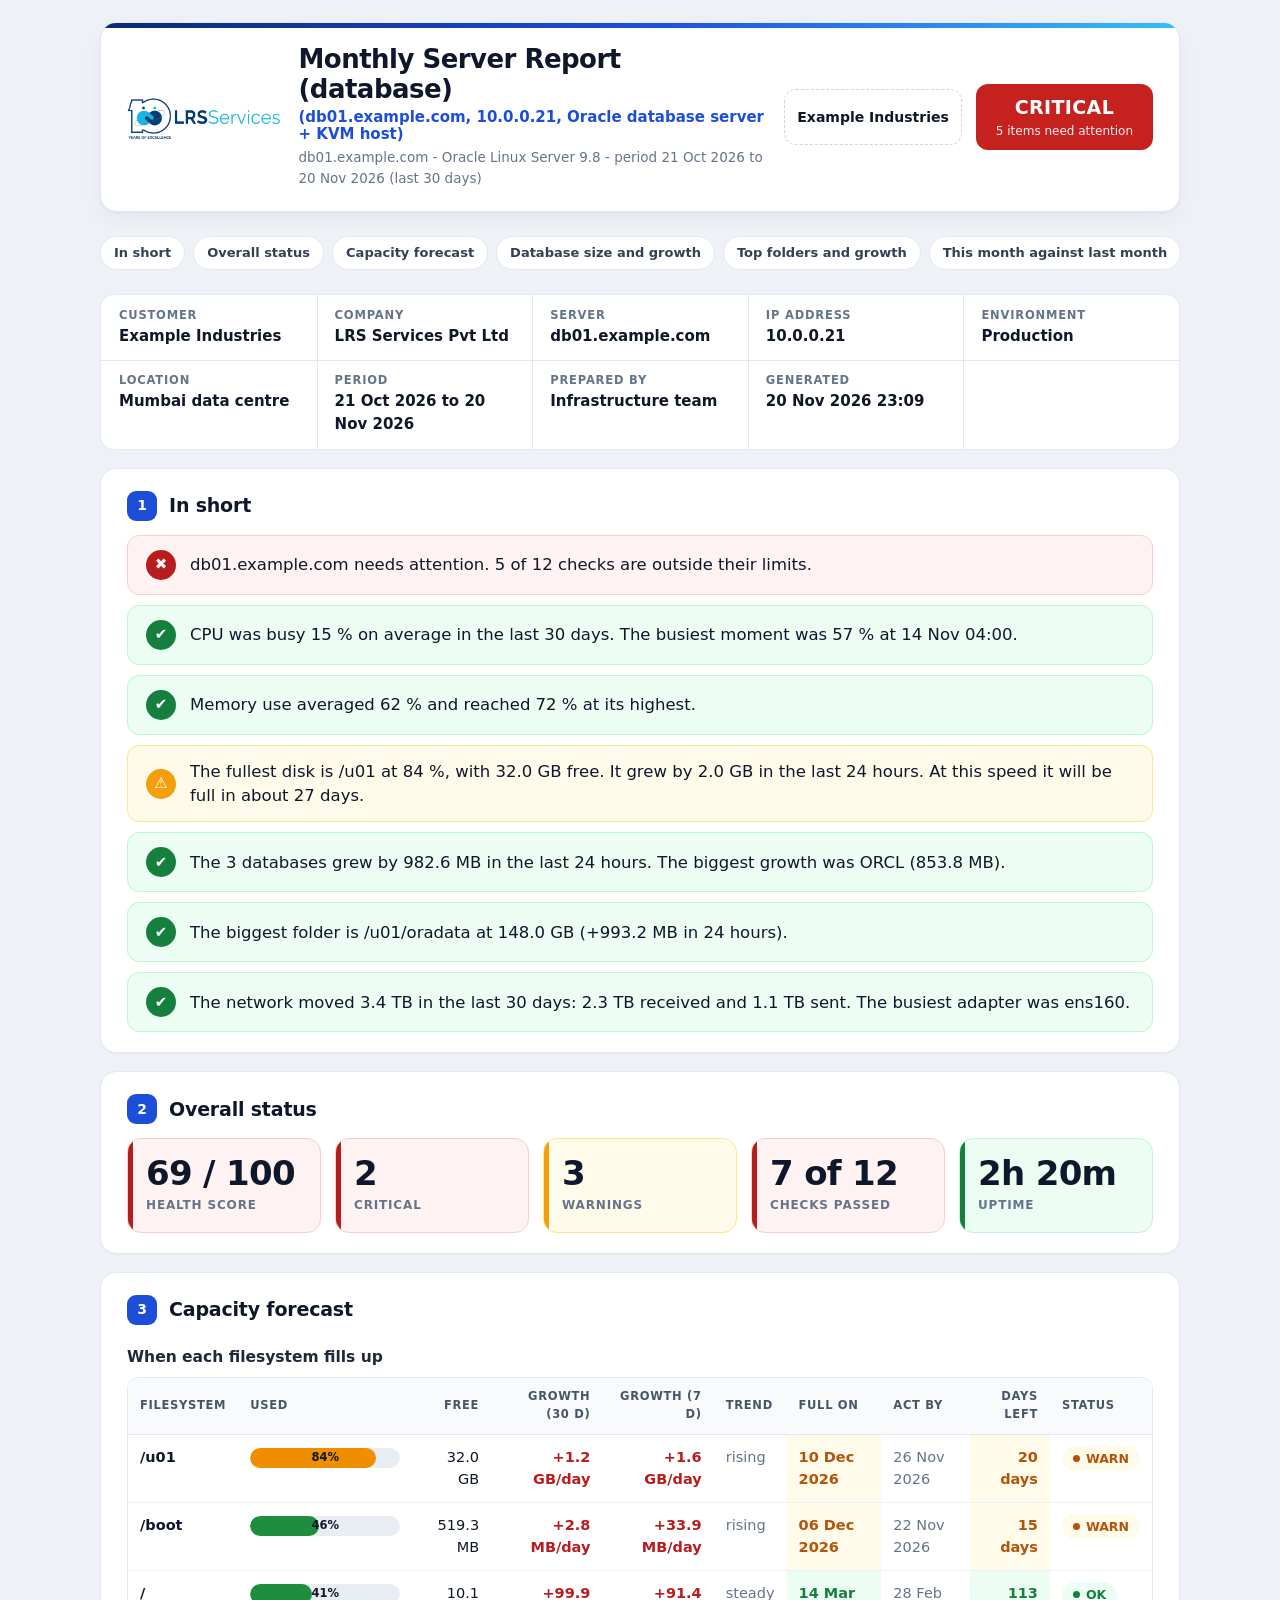
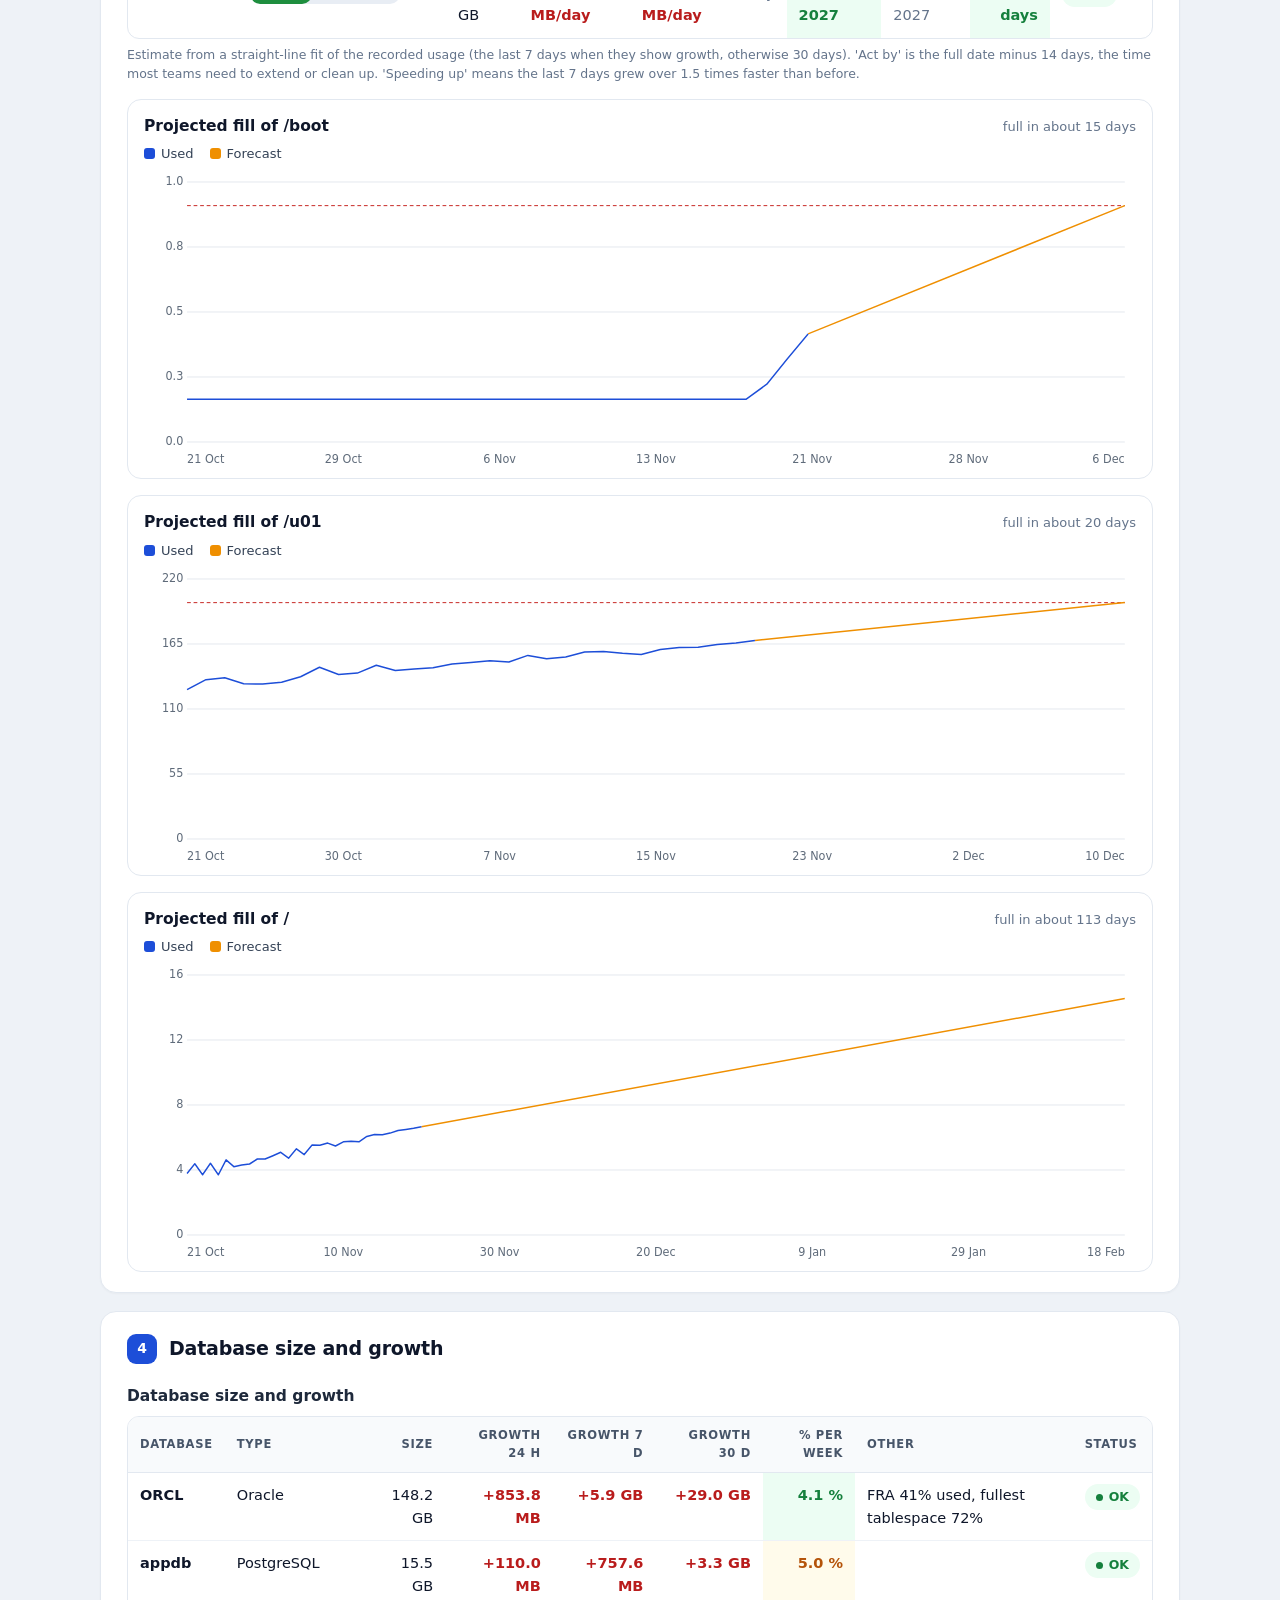
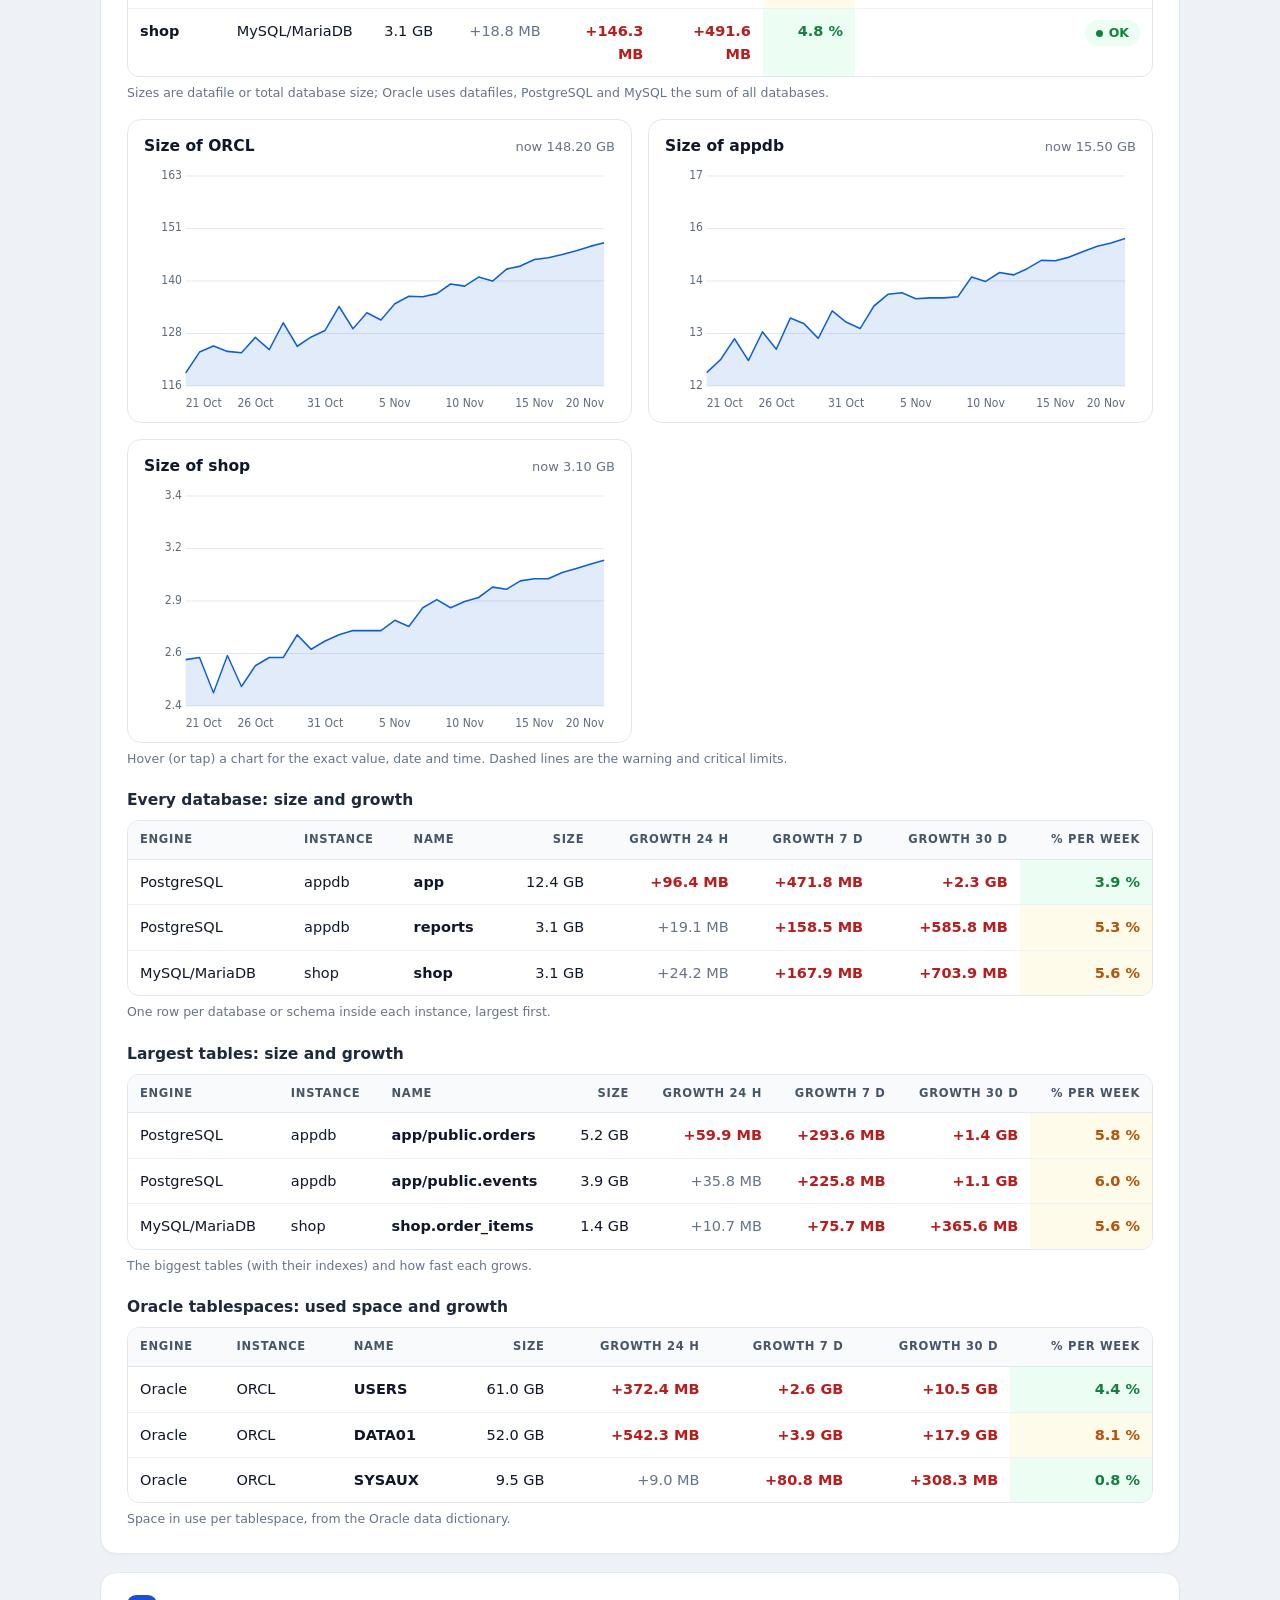
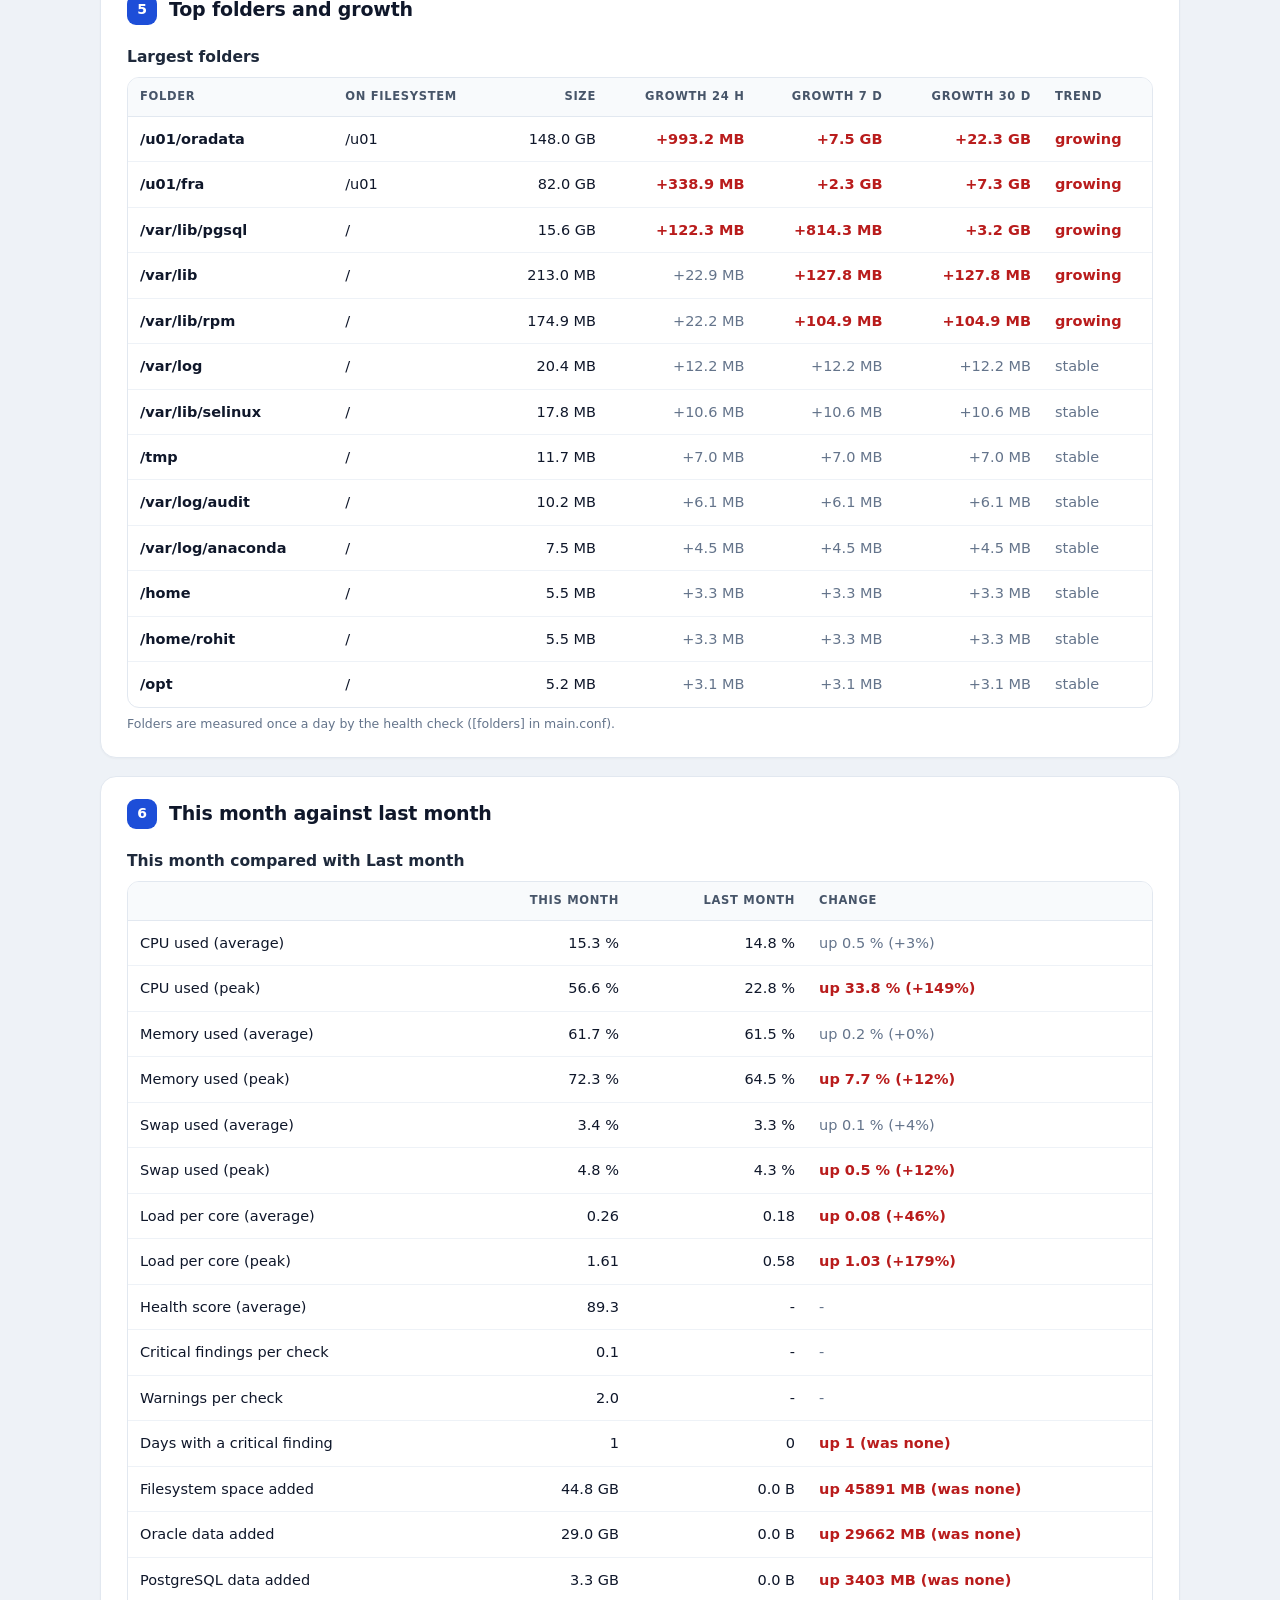
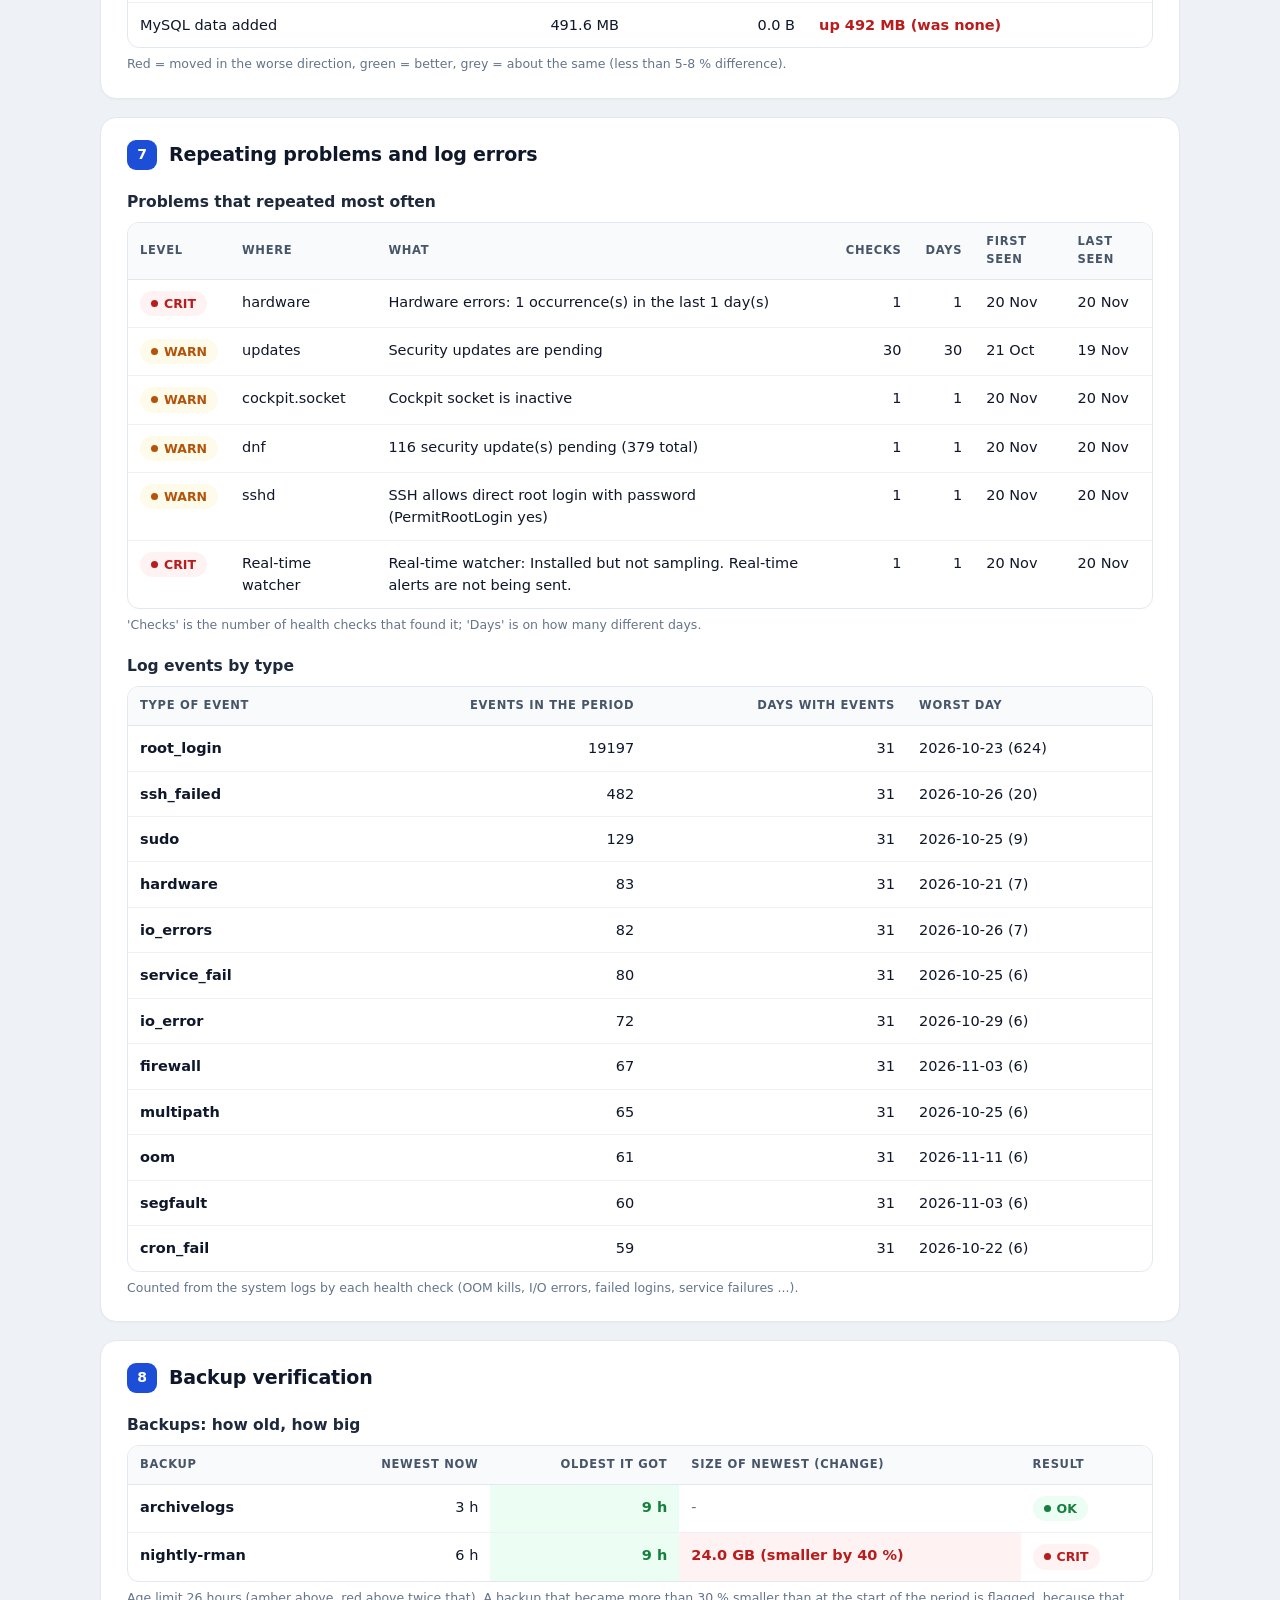
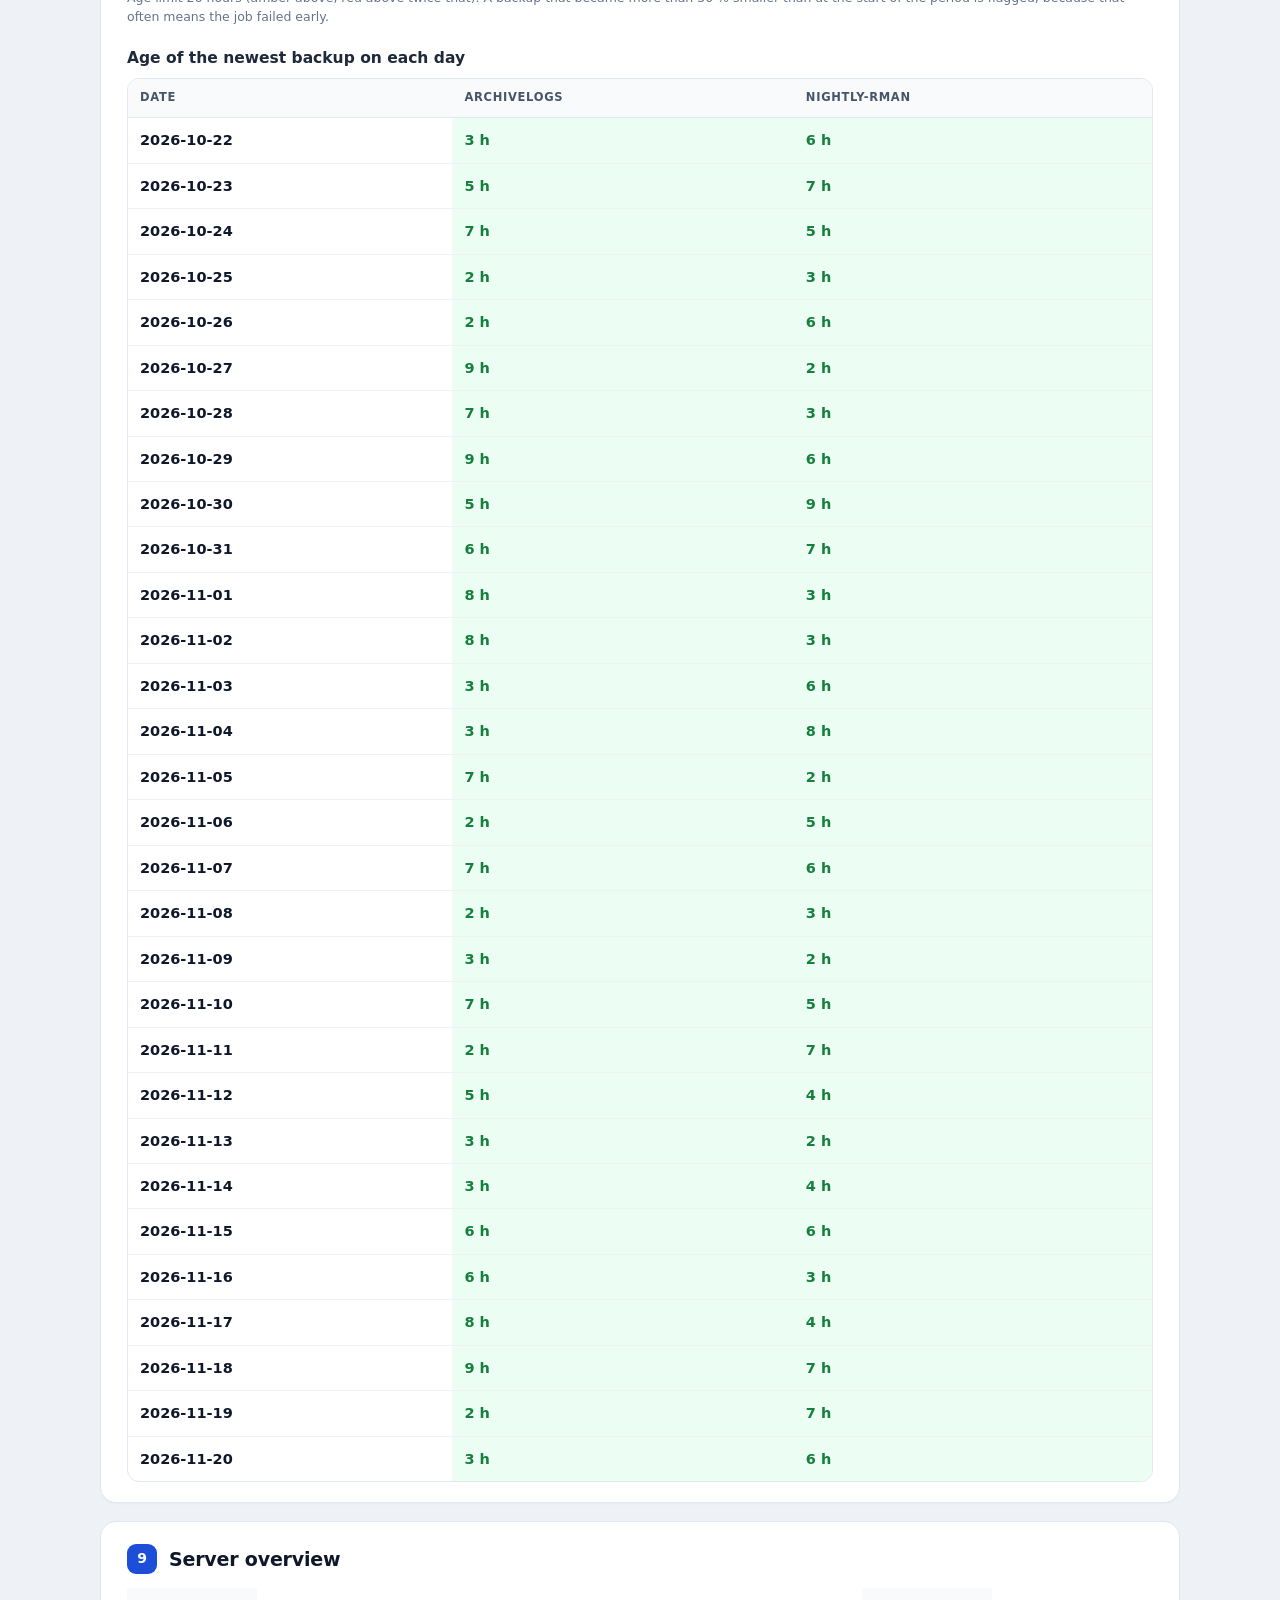
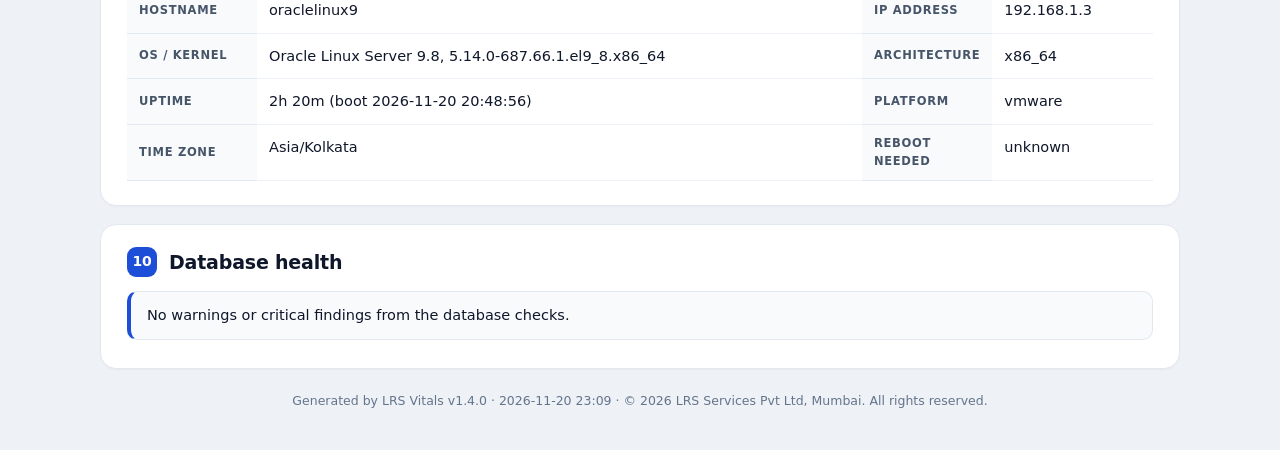
<file: docs/customer/samples/db01_monthly_database.html>
<!doctype html><html lang='en'><head><meta charset='utf-8'><meta name='viewport' content='width=device-width,initial-scale=1'><title>Monthly Server Report (database) (db01.example.com, 10.0.0.21, Oracle database server + KVM host)</title><style>
:root{--ink:#0f172a;--mut:#64748b;--line:#e2e8f0;--bg:#eef2f7;--card:#fff;--brand:#1d4ed8;--brand2:#0b2a6f;
--ok:#15803d;--okbg:#ecfdf3;--wn:#b45309;--wnbg:#fffbeb;--cr:#b91c1c;--crbg:#fef2f2}
*{box-sizing:border-box}
html{scroll-behavior:smooth;scroll-padding-top:64px}
body{font:15px/1.55 Inter,"Segoe UI",system-ui,-apple-system,Roboto,Arial,sans-serif;margin:0;background:var(--bg);color:var(--ink);-webkit-font-smoothing:antialiased}
.page{max-width:1120px;margin:0 auto;padding:22px 20px 40px}
.hdr{background:var(--card);border:1px solid var(--line);border-radius:16px;padding:22px 26px;display:flex;justify-content:space-between;align-items:center;gap:20px;
box-shadow:0 1px 2px #0f172a0d,0 8px 24px #0f172a0a;position:relative;overflow:hidden}
.hdr:before{content:"";position:absolute;left:0;right:0;top:0;height:5px;background:linear-gradient(90deg,var(--brand2),var(--brand),#38bdf8)}
.hid{display:flex;align-items:center;gap:18px;min-width:0}
.hid img{height:46px;display:block}
.hid .sep{width:1px;align-self:stretch;background:var(--line)}
h1{margin:0;font-size:26px;font-weight:750;letter-spacing:-.02em;line-height:1.15}
.sub{color:var(--mut);font-size:13.5px;margin-top:4px}.tsuf{display:block;font-size:15px;font-weight:600;color:var(--brand);letter-spacing:0;margin-top:4px}
.hr{display:flex;align-items:center;gap:14px;flex-shrink:0}
.slot{min-width:150px;max-width:230px;height:56px;border:1.5px dashed #cbd5e1;border-radius:12px;display:flex;align-items:center;justify-content:center;text-align:center;padding:4px 12px;font-weight:650;font-size:14px;line-height:1.2;color:var(--ink)}
.slot img{height:46px;max-width:210px;object-fit:contain}.slot.has{border:0;padding:0}
.big{padding:9px 20px;border-radius:12px;color:#fff;font-weight:800;font-size:19px;text-align:center;white-space:nowrap;letter-spacing:.02em}
.big small{display:block;font-weight:500;font-size:12px;letter-spacing:0;opacity:.92}
nav{position:sticky;top:0;z-index:20;background:#eef2f7e8;backdrop-filter:blur(8px);margin:14px -4px 0;padding:10px 4px;display:flex;gap:8px;overflow-x:auto;white-space:nowrap}
nav{scrollbar-width:none}nav::-webkit-scrollbar{display:none}
nav a{font-size:13px;font-weight:600;color:#334155;text-decoration:none;background:var(--card);border:1px solid var(--line);padding:6px 13px;border-radius:999px}
nav a:hover{border-color:var(--brand);color:var(--brand)}
.details{display:grid;grid-template-columns:repeat(auto-fit,minmax(200px,1fr));gap:0;margin:14px 0 4px;background:var(--card);border:1px solid var(--line);border-radius:14px;overflow:hidden}
.details div{padding:12px 18px;border-right:1px solid var(--line);border-bottom:1px solid var(--line);margin:0 -1px -1px 0}
.details span{display:block;font-size:11.5px;color:var(--mut);text-transform:uppercase;letter-spacing:.07em;font-weight:600}.details b{font-size:15px;font-weight:650}
section{background:var(--card);border:1px solid var(--line);border-radius:16px;padding:22px 26px 20px;margin-top:18px;box-shadow:0 1px 2px #0f172a08}
h2{font-size:19px;font-weight:720;margin:0 0 14px;display:flex;align-items:center;gap:12px;letter-spacing:-.01em}
h2 .no{width:30px;height:30px;border-radius:9px;background:var(--brand);color:#fff;font-size:14px;display:inline-flex;align-items:center;justify-content:center;font-weight:700}
h3{font-size:15.5px;margin:20px 0 8px;font-weight:700;color:#1e293b}
table{border-collapse:collapse;width:100%;font-size:14.5px;margin-bottom:4px}
th{background:#f8fafc;text-align:left;padding:10px 12px;font-size:11.5px;text-transform:uppercase;letter-spacing:.06em;color:#475569;font-weight:700;border-bottom:1.5px solid var(--line)}
td{padding:11px 12px;border-bottom:1px solid #eef2f7;vertical-align:top}
tbody tr:hover td{background:#f8fafc}
td.r,th.r{text-align:right;font-variant-numeric:tabular-nums}
td.wrap{white-space:pre-line}td.nw{white-space:nowrap}
.tw{overflow-x:auto;border:1px solid var(--line);border-radius:12px}.tw table{margin:0}.tw tr:last-child td{border-bottom:0}
.chip{display:inline-flex;align-items:center;gap:6px;padding:3px 11px;border-radius:999px;font-weight:700;font-size:12.5px;white-space:nowrap}
.chip:before{content:"";width:7px;height:7px;border-radius:50%;background:currentColor}
.chip-ok{background:var(--okbg);color:var(--ok)}.chip-wn{background:var(--wnbg);color:var(--wn)}.chip-cr{background:var(--crbg);color:var(--cr)}.chip-na{background:#f1f5f9;color:#64748b}
td.ok{background:var(--okbg)!important;color:var(--ok);font-weight:650}
td.wn{background:var(--wnbg)!important;color:var(--wn);font-weight:700}
td.cr{background:var(--crbg)!important;color:var(--cr);font-weight:700}
.up{color:var(--cr);font-weight:650}.dn{color:var(--ok);font-weight:650}.fl{color:var(--mut)}.b{font-weight:650}
.bar{background:#e8edf4;border-radius:999px;height:20px;width:150px;position:relative;display:inline-block;vertical-align:middle;overflow:hidden}
.bar i{display:block;height:20px;border-radius:999px}.bar b{position:absolute;left:0;right:0;top:1.5px;text-align:center;font-size:11.5px;color:#0f172a;font-weight:700}
.kpis{display:grid;grid-template-columns:repeat(auto-fit,minmax(170px,1fr));gap:14px}
.kpi{border-radius:14px;padding:16px 18px;border:1px solid var(--line);background:#fff;position:relative;overflow:hidden}
.kpi:before{content:"";position:absolute;left:0;top:0;bottom:0;width:5px;background:var(--line)}
.kpi b{font-size:34px;display:block;line-height:1.1;font-weight:760;letter-spacing:-.02em}.kpi span{font-size:12px;color:var(--mut);text-transform:uppercase;letter-spacing:.07em;font-weight:600}
.kpi.ok{background:var(--okbg);border-color:#bbf7d0}.kpi.ok:before{background:var(--ok)}
.kpi.wn{background:var(--wnbg);border-color:#fde68a}.kpi.wn:before{background:#f59e0b}
.kpi.cr{background:var(--crbg);border-color:#fecaca}.kpi.cr:before{background:var(--cr)}
.legend{font-size:12.5px;color:var(--mut);margin:6px 0 4px}
.note{background:#f8fafc;border:1px solid var(--line);border-left:4px solid var(--brand);border-radius:10px;padding:12px 16px;margin:8px 0;font-size:14.5px}
.points{display:grid;gap:10px}
.pt{display:flex;gap:14px;align-items:center;border-radius:12px;padding:14px 18px;font-size:16.5px;line-height:1.45;border:1px solid}
.pt.ok{background:var(--okbg);border-color:#bbf7d0}.pt.wn{background:var(--wnbg);border-color:#fde68a}.pt.cr{background:var(--crbg);border-color:#fecaca}
.pt i{font-style:normal;font-weight:800;font-size:15px;width:30px;height:30px;border-radius:50%;display:inline-flex;align-items:center;justify-content:center;color:#fff;flex-shrink:0}
.pt.ok i{background:var(--ok)}.pt.wn i{background:#f59e0b}.pt.cr i{background:var(--cr)}
.act{display:flex;gap:16px;align-items:flex-start;border-radius:12px;padding:14px 18px;margin:10px 0;font-size:16px;border:1px solid}
.act.wn{background:var(--wnbg);border-color:#fde68a}.act.cr{background:var(--crbg);border-color:#fecaca}.act.ok{background:var(--okbg);border-color:#bbf7d0}
.act em{font-style:normal;color:var(--mut);display:block;margin-top:3px;font-size:14.5px}
.act .n{font-weight:800;font-size:15px;width:30px;height:30px;border-radius:50%;background:#0f172a;color:#fff;display:inline-flex;align-items:center;justify-content:center;flex-shrink:0}
.grid2{display:grid;grid-template-columns:1fr 1fr;gap:16px;margin-top:16px}
.chart{border:1px solid var(--line);border-radius:14px;padding:14px 16px 8px;position:relative;background:#fff;break-inside:avoid}
.chart h4{margin:0 0 6px;font-size:15.5px;display:flex;justify-content:space-between;align-items:baseline;font-weight:700}
.chart h4 span{color:var(--mut);font-weight:500;font-size:13px}
.chart svg{width:100%;height:250px;display:block;overflow:visible}.chart.wide{grid-column:1/-1}.chart.wide svg{height:300px}
.keys{display:flex;flex-wrap:wrap;gap:4px 16px;font-size:13px;margin:2px 0 6px;color:#334155}.keys b{display:inline-block;width:11px;height:11px;border-radius:3px;margin-right:6px;vertical-align:-1px}
.tip{position:absolute;pointer-events:none;background:#0f172af2;color:#fff;padding:9px 13px;border-radius:10px;font-size:13.5px;line-height:1.5;white-space:nowrap;display:none;z-index:5;box-shadow:0 8px 24px #0f172a55}
.tip b{font-size:17px}.tip small{display:block;color:#94a3b8;font-size:12px}
.foot{color:var(--mut);font-size:12.5px;margin:22px 4px 0;text-align:center}
@media(max-width:820px){.grid2{grid-template-columns:1fr}.hdr{flex-direction:column;align-items:flex-start}.hr{width:100%;justify-content:space-between}section{padding:16px}}
@media print{body{background:#fff}nav{display:none}.page{max-width:none;padding:0}section,.hdr{box-shadow:none;break-inside:auto}tr{break-inside:avoid}h2{break-after:avoid}}
</style></head><body><div class='page'><div class='hdr'><div class='hid'><img alt='' src='[data-uri]'><div><h1>Monthly Server Report (database)<span class='tsuf'>(db01.example.com, 10.0.0.21, Oracle database server + KVM host)</span></h1><div class='sub'>db01.example.com - Oracle Linux Server 9.8 - period 21 Oct 2026 to 20 Nov 2026 (last 30 days)</div></div></div><div class='hr'><div class='slot'>Example Industries</div><div class='big' style='background:#c5221f'>CRITICAL<small>5 items need attention</small></div></div></div><nav><a href='#s1'>In short</a><a href='#s2'>Overall status</a><a href='#s3'>Capacity forecast</a><a href='#s4'>Database size and growth</a><a href='#s5'>Top folders and growth</a><a href='#s6'>This month against last month</a><a href='#s7'>Repeating problems and log errors</a><a href='#s8'>Backup verification</a><a href='#s9'>Server overview</a><a href='#s10'>Database health</a></nav><div class='details'><div><span>Customer</span><b>Example Industries</b></div><div><span>Company</span><b>LRS Services Pvt Ltd</b></div><div><span>Server</span><b>db01.example.com</b></div><div><span>IP address</span><b>10.0.0.21</b></div><div><span>Environment</span><b>Production</b></div><div><span>Location</span><b>Mumbai data centre</b></div><div><span>Period</span><b>21 Oct 2026 to 20 Nov 2026</b></div><div><span>Prepared by</span><b>Infrastructure team</b></div><div><span>Generated</span><b>20 Nov 2026 23:09</b></div></div><section id='s1'><h2><span class='no'>1</span>In short</h2><div class='points'><div class='pt cr'><i>&#10006;</i><div>db01.example.com needs attention. 5 of 12 checks are outside their limits.</div></div><div class='pt ok'><i>&#10004;</i><div>CPU was busy 15 % on average in the last 30 days. The busiest moment was 57 % at 14 Nov 04:00.</div></div><div class='pt ok'><i>&#10004;</i><div>Memory use averaged 62 % and reached 72 % at its highest.</div></div><div class='pt wn'><i>&#9888;</i><div>The fullest disk is /u01 at 84 %, with 32.0 GB free. It grew by 2.0 GB in the last 24 hours. At this speed it will be full in about 27 days.</div></div><div class='pt ok'><i>&#10004;</i><div>The 3 databases grew by 982.6 MB in the last 24 hours. The biggest growth was ORCL (853.8 MB).</div></div><div class='pt ok'><i>&#10004;</i><div>The biggest folder is /u01/oradata at 148.0 GB (+993.2 MB in 24 hours).</div></div><div class='pt ok'><i>&#10004;</i><div>The network moved 3.4 TB in the last 30 days: 2.3 TB received and 1.1 TB sent. The busiest adapter was ens160.</div></div></div></section><section id='s2'><h2><span class='no'>2</span>Overall status</h2><div class='kpis'><div class='kpi cr'><b>69 / 100</b><span>Health score</span></div><div class='kpi cr'><b>2</b><span>Critical</span></div><div class='kpi wn'><b>3</b><span>Warnings</span></div><div class='kpi cr'><b>7 of 12</b><span>Checks passed</span></div><div class='kpi ok'><b>2h 20m</b><span>Uptime</span></div></div></section><section id='s3'><h2><span class='no'>3</span>Capacity forecast</h2><h3>When each filesystem fills up</h3><div class='tw'><table><thead><tr><th>Filesystem</th><th>Used</th><th class='r'>Free</th><th class='r'>Growth (30 d)</th><th class='r'>Growth (7 d)</th><th>Trend</th><th>Full on</th><th>Act by</th><th class='r'>Days left</th><th>Status</th></tr></thead><tbody><tr><td><span class='b'>/u01</span></td><td><span class='bar'><i style='width:84%;background:#ef8f00'></i><b>84%</b></span></td><td class='r'>32.0 GB</td><td class='r'><span class='up'>+1.2 GB/day</span></td><td class='r'><span class='up'>+1.6 GB/day</span></td><td><span class='fl'>rising</span></td><td class='wn'>10 Dec 2026</td><td><span class='fl'>26 Nov 2026</span></td><td class='r wn'>20 days</td><td><span class='chip chip-wn'>WARN</span></td></tr><tr><td><span class='b'>/boot</span></td><td><span class='bar'><i style='width:46%;background:#1e8e3e'></i><b>46%</b></span></td><td class='r'>519.3 MB</td><td class='r'><span class='up'>+2.8 MB/day</span></td><td class='r'><span class='up'>+33.9 MB/day</span></td><td><span class='fl'>rising</span></td><td class='wn'>06 Dec 2026</td><td><span class='fl'>22 Nov 2026</span></td><td class='r wn'>15 days</td><td><span class='chip chip-wn'>WARN</span></td></tr><tr><td><span class='b'>/</span></td><td><span class='bar'><i style='width:41%;background:#1e8e3e'></i><b>41%</b></span></td><td class='r'>10.1 GB</td><td class='r'><span class='up'>+99.9 MB/day</span></td><td class='r'><span class='up'>+91.4 MB/day</span></td><td><span class='fl'>steady</span></td><td class='ok'>14 Mar 2027</td><td><span class='fl'>28 Feb 2027</span></td><td class='r ok'>113 days</td><td><span class='chip chip-ok'>OK</span></td></tr></tbody></table></div><div class='legend'>Estimate from a straight-line fit of the recorded usage (the last 7 days when they show growth, otherwise 30 days). &#x27;Act by&#x27; is the full date minus 14 days, the time most teams need to extend or clean up. &#x27;Speeding up&#x27; means the last 7 days grew over 1.5 times faster than before.</div><div class='grid2'><div class='chart wide' data-i='0'></div><div class='chart wide' data-i='1'></div><div class='chart wide' data-i='2'></div></div></section><section id='s4'><h2><span class='no'>4</span>Database size and growth</h2><h3>Database size and growth</h3><div class='tw'><table><thead><tr><th>Database</th><th>Type</th><th class='r'>Size</th><th class='r'>Growth 24 h</th><th class='r'>Growth 7 d</th><th class='r'>Growth 30 d</th><th class='r'>% per week</th><th>Other</th><th>Status</th></tr></thead><tbody><tr><td><span class='b'>ORCL</span></td><td>Oracle</td><td class='r'>148.2 GB</td><td class='r'><span class='up'>+853.8 MB</span></td><td class='r'><span class='up'>+5.9 GB</span></td><td class='r'><span class='up'>+29.0 GB</span></td><td class='r ok'>4.1 %</td><td>FRA 41% used, fullest tablespace 72%</td><td><span class='chip chip-ok'>OK</span></td></tr><tr><td><span class='b'>appdb</span></td><td>PostgreSQL</td><td class='r'>15.5 GB</td><td class='r'><span class='up'>+110.0 MB</span></td><td class='r'><span class='up'>+757.6 MB</span></td><td class='r'><span class='up'>+3.3 GB</span></td><td class='r wn'>5.0 %</td><td></td><td><span class='chip chip-ok'>OK</span></td></tr><tr><td><span class='b'>shop</span></td><td>MySQL/MariaDB</td><td class='r'>3.1 GB</td><td class='r'><span class='fl'>+18.8 MB</span></td><td class='r'><span class='up'>+146.3 MB</span></td><td class='r'><span class='up'>+491.6 MB</span></td><td class='r ok'>4.8 %</td><td></td><td><span class='chip chip-ok'>OK</span></td></tr></tbody></table></div><div class='legend'>Sizes are datafile or total database size; Oracle uses datafiles, PostgreSQL and MySQL the sum of all databases.</div><div class='grid2'><div class='chart' data-i='3'></div><div class='chart' data-i='4'></div><div class='chart' data-i='5'></div></div><div class='legend'>Hover (or tap) a chart for the exact value, date and time. Dashed lines are the warning and critical limits.</div><h3>Every database: size and growth</h3><div class='tw'><table><thead><tr><th>Engine</th><th>Instance</th><th>Name</th><th class='r'>Size</th><th class='r'>Growth 24 h</th><th class='r'>Growth 7 d</th><th class='r'>Growth 30 d</th><th class='r'>% per week</th></tr></thead><tbody><tr><td>PostgreSQL</td><td>appdb</td><td><span class='b'>app</span></td><td class='r'>12.4 GB</td><td class='r'><span class='up'>+96.4 MB</span></td><td class='r'><span class='up'>+471.8 MB</span></td><td class='r'><span class='up'>+2.3 GB</span></td><td class='r ok'>3.9 %</td></tr><tr><td>PostgreSQL</td><td>appdb</td><td><span class='b'>reports</span></td><td class='r'>3.1 GB</td><td class='r'><span class='fl'>+19.1 MB</span></td><td class='r'><span class='up'>+158.5 MB</span></td><td class='r'><span class='up'>+585.8 MB</span></td><td class='r wn'>5.3 %</td></tr><tr><td>MySQL/MariaDB</td><td>shop</td><td><span class='b'>shop</span></td><td class='r'>3.1 GB</td><td class='r'><span class='fl'>+24.2 MB</span></td><td class='r'><span class='up'>+167.9 MB</span></td><td class='r'><span class='up'>+703.9 MB</span></td><td class='r wn'>5.6 %</td></tr></tbody></table></div><div class='legend'>One row per database or schema inside each instance, largest first.</div><h3>Largest tables: size and growth</h3><div class='tw'><table><thead><tr><th>Engine</th><th>Instance</th><th>Name</th><th class='r'>Size</th><th class='r'>Growth 24 h</th><th class='r'>Growth 7 d</th><th class='r'>Growth 30 d</th><th class='r'>% per week</th></tr></thead><tbody><tr><td>PostgreSQL</td><td>appdb</td><td><span class='b'>app/public.orders</span></td><td class='r'>5.2 GB</td><td class='r'><span class='up'>+59.9 MB</span></td><td class='r'><span class='up'>+293.6 MB</span></td><td class='r'><span class='up'>+1.4 GB</span></td><td class='r wn'>5.8 %</td></tr><tr><td>PostgreSQL</td><td>appdb</td><td><span class='b'>app/public.events</span></td><td class='r'>3.9 GB</td><td class='r'><span class='fl'>+35.8 MB</span></td><td class='r'><span class='up'>+225.8 MB</span></td><td class='r'><span class='up'>+1.1 GB</span></td><td class='r wn'>6.0 %</td></tr><tr><td>MySQL/MariaDB</td><td>shop</td><td><span class='b'>shop.order_items</span></td><td class='r'>1.4 GB</td><td class='r'><span class='fl'>+10.7 MB</span></td><td class='r'><span class='up'>+75.7 MB</span></td><td class='r'><span class='up'>+365.6 MB</span></td><td class='r wn'>5.6 %</td></tr></tbody></table></div><div class='legend'>The biggest tables (with their indexes) and how fast each grows.</div><h3>Oracle tablespaces: used space and growth</h3><div class='tw'><table><thead><tr><th>Engine</th><th>Instance</th><th>Name</th><th class='r'>Size</th><th class='r'>Growth 24 h</th><th class='r'>Growth 7 d</th><th class='r'>Growth 30 d</th><th class='r'>% per week</th></tr></thead><tbody><tr><td>Oracle</td><td>ORCL</td><td><span class='b'>USERS</span></td><td class='r'>61.0 GB</td><td class='r'><span class='up'>+372.4 MB</span></td><td class='r'><span class='up'>+2.6 GB</span></td><td class='r'><span class='up'>+10.5 GB</span></td><td class='r ok'>4.4 %</td></tr><tr><td>Oracle</td><td>ORCL</td><td><span class='b'>DATA01</span></td><td class='r'>52.0 GB</td><td class='r'><span class='up'>+542.3 MB</span></td><td class='r'><span class='up'>+3.9 GB</span></td><td class='r'><span class='up'>+17.9 GB</span></td><td class='r wn'>8.1 %</td></tr><tr><td>Oracle</td><td>ORCL</td><td><span class='b'>SYSAUX</span></td><td class='r'>9.5 GB</td><td class='r'><span class='fl'>+9.0 MB</span></td><td class='r'><span class='up'>+80.8 MB</span></td><td class='r'><span class='up'>+308.3 MB</span></td><td class='r ok'>0.8 %</td></tr></tbody></table></div><div class='legend'>Space in use per tablespace, from the Oracle data dictionary.</div></section><section id='s5'><h2><span class='no'>5</span>Top folders and growth</h2><h3>Largest folders</h3><div class='tw'><table><thead><tr><th>Folder</th><th>On filesystem</th><th class='r'>Size</th><th class='r'>Growth 24 h</th><th class='r'>Growth 7 d</th><th class='r'>Growth 30 d</th><th>Trend</th></tr></thead><tbody><tr><td><span class='b'>/u01/oradata</span></td><td>/u01</td><td class='r'>148.0 GB</td><td class='r'><span class='up'>+993.2 MB</span></td><td class='r'><span class='up'>+7.5 GB</span></td><td class='r'><span class='up'>+22.3 GB</span></td><td><span class='up'>growing</span></td></tr><tr><td><span class='b'>/u01/fra</span></td><td>/u01</td><td class='r'>82.0 GB</td><td class='r'><span class='up'>+338.9 MB</span></td><td class='r'><span class='up'>+2.3 GB</span></td><td class='r'><span class='up'>+7.3 GB</span></td><td><span class='up'>growing</span></td></tr><tr><td><span class='b'>/var/lib/pgsql</span></td><td>/</td><td class='r'>15.6 GB</td><td class='r'><span class='up'>+122.3 MB</span></td><td class='r'><span class='up'>+814.3 MB</span></td><td class='r'><span class='up'>+3.2 GB</span></td><td><span class='up'>growing</span></td></tr><tr><td><span class='b'>/var/lib</span></td><td>/</td><td class='r'>213.0 MB</td><td class='r'><span class='fl'>+22.9 MB</span></td><td class='r'><span class='up'>+127.8 MB</span></td><td class='r'><span class='up'>+127.8 MB</span></td><td><span class='up'>growing</span></td></tr><tr><td><span class='b'>/var/lib/rpm</span></td><td>/</td><td class='r'>174.9 MB</td><td class='r'><span class='fl'>+22.2 MB</span></td><td class='r'><span class='up'>+104.9 MB</span></td><td class='r'><span class='up'>+104.9 MB</span></td><td><span class='up'>growing</span></td></tr><tr><td><span class='b'>/var/log</span></td><td>/</td><td class='r'>20.4 MB</td><td class='r'><span class='fl'>+12.2 MB</span></td><td class='r'><span class='fl'>+12.2 MB</span></td><td class='r'><span class='fl'>+12.2 MB</span></td><td><span class='fl'>stable</span></td></tr><tr><td><span class='b'>/var/lib/selinux</span></td><td>/</td><td class='r'>17.8 MB</td><td class='r'><span class='fl'>+10.6 MB</span></td><td class='r'><span class='fl'>+10.6 MB</span></td><td class='r'><span class='fl'>+10.6 MB</span></td><td><span class='fl'>stable</span></td></tr><tr><td><span class='b'>/tmp</span></td><td>/</td><td class='r'>11.7 MB</td><td class='r'><span class='fl'>+7.0 MB</span></td><td class='r'><span class='fl'>+7.0 MB</span></td><td class='r'><span class='fl'>+7.0 MB</span></td><td><span class='fl'>stable</span></td></tr><tr><td><span class='b'>/var/log/audit</span></td><td>/</td><td class='r'>10.2 MB</td><td class='r'><span class='fl'>+6.1 MB</span></td><td class='r'><span class='fl'>+6.1 MB</span></td><td class='r'><span class='fl'>+6.1 MB</span></td><td><span class='fl'>stable</span></td></tr><tr><td><span class='b'>/var/log/anaconda</span></td><td>/</td><td class='r'>7.5 MB</td><td class='r'><span class='fl'>+4.5 MB</span></td><td class='r'><span class='fl'>+4.5 MB</span></td><td class='r'><span class='fl'>+4.5 MB</span></td><td><span class='fl'>stable</span></td></tr><tr><td><span class='b'>/home</span></td><td>/</td><td class='r'>5.5 MB</td><td class='r'><span class='fl'>+3.3 MB</span></td><td class='r'><span class='fl'>+3.3 MB</span></td><td class='r'><span class='fl'>+3.3 MB</span></td><td><span class='fl'>stable</span></td></tr><tr><td><span class='b'>/home/rohit</span></td><td>/</td><td class='r'>5.5 MB</td><td class='r'><span class='fl'>+3.3 MB</span></td><td class='r'><span class='fl'>+3.3 MB</span></td><td class='r'><span class='fl'>+3.3 MB</span></td><td><span class='fl'>stable</span></td></tr><tr><td><span class='b'>/opt</span></td><td>/</td><td class='r'>5.2 MB</td><td class='r'><span class='fl'>+3.1 MB</span></td><td class='r'><span class='fl'>+3.1 MB</span></td><td class='r'><span class='fl'>+3.1 MB</span></td><td><span class='fl'>stable</span></td></tr></tbody></table></div><div class='legend'>Folders are measured once a day by the health check ([folders] in main.conf).</div></section><section id='s6'><h2><span class='no'>6</span>This month against last month</h2><h3>This month compared with Last month</h3><div class='tw'><table><thead><tr><th></th><th class='r'>This month</th><th class='r'>Last month</th><th>Change</th></tr></thead><tbody><tr><td>CPU used (average)</td><td class='r'>15.3 %</td><td class='r'>14.8 %</td><td><span class='fl'>up 0.5 % (+3%)</span></td></tr><tr><td>CPU used (peak)</td><td class='r'>56.6 %</td><td class='r'>22.8 %</td><td><span class='up'>up 33.8 % (+149%)</span></td></tr><tr><td>Memory used (average)</td><td class='r'>61.7 %</td><td class='r'>61.5 %</td><td><span class='fl'>up 0.2 % (+0%)</span></td></tr><tr><td>Memory used (peak)</td><td class='r'>72.3 %</td><td class='r'>64.5 %</td><td><span class='up'>up 7.7 % (+12%)</span></td></tr><tr><td>Swap used (average)</td><td class='r'>3.4 %</td><td class='r'>3.3 %</td><td><span class='fl'>up 0.1 % (+4%)</span></td></tr><tr><td>Swap used (peak)</td><td class='r'>4.8 %</td><td class='r'>4.3 %</td><td><span class='up'>up 0.5 % (+12%)</span></td></tr><tr><td>Load per core (average)</td><td class='r'>0.26</td><td class='r'>0.18</td><td><span class='up'>up 0.08 (+46%)</span></td></tr><tr><td>Load per core (peak)</td><td class='r'>1.61</td><td class='r'>0.58</td><td><span class='up'>up 1.03 (+179%)</span></td></tr><tr><td>Health score (average)</td><td class='r'>89.3</td><td class='r'>-</td><td><span class='fl'>-</span></td></tr><tr><td>Critical findings per check</td><td class='r'>0.1</td><td class='r'>-</td><td><span class='fl'>-</span></td></tr><tr><td>Warnings per check</td><td class='r'>2.0</td><td class='r'>-</td><td><span class='fl'>-</span></td></tr><tr><td>Days with a critical finding</td><td class='r'>1</td><td class='r'>0</td><td><span class='up'>up 1 (was none)</span></td></tr><tr><td>Filesystem space added</td><td class='r'>44.8 GB</td><td class='r'>0.0 B</td><td><span class='up'>up 45891 MB (was none)</span></td></tr><tr><td>Oracle data added</td><td class='r'>29.0 GB</td><td class='r'>0.0 B</td><td><span class='up'>up 29662 MB (was none)</span></td></tr><tr><td>PostgreSQL data added</td><td class='r'>3.3 GB</td><td class='r'>0.0 B</td><td><span class='up'>up 3403 MB (was none)</span></td></tr><tr><td>MySQL data added</td><td class='r'>491.6 MB</td><td class='r'>0.0 B</td><td><span class='up'>up 492 MB (was none)</span></td></tr></tbody></table></div><div class='legend'>Red = moved in the worse direction, green = better, grey = about the same (less than 5-8 % difference).</div></section><section id='s7'><h2><span class='no'>7</span>Repeating problems and log errors</h2><h3>Problems that repeated most often</h3><div class='tw'><table><thead><tr><th>Level</th><th>Where</th><th>What</th><th class='r'>Checks</th><th class='r'>Days</th><th>First seen</th><th>Last seen</th></tr></thead><tbody><tr><td><span class='chip chip-cr'>CRIT</span></td><td>hardware</td><td>Hardware errors: 1 occurrence(s) in the last 1 day(s)</td><td class='r'>1</td><td class='r'>1</td><td>20 Nov</td><td>20 Nov</td></tr><tr><td><span class='chip chip-wn'>WARN</span></td><td>updates</td><td>Security updates are pending</td><td class='r'>30</td><td class='r'>30</td><td>21 Oct</td><td>19 Nov</td></tr><tr><td><span class='chip chip-wn'>WARN</span></td><td>cockpit.socket</td><td>Cockpit socket is inactive</td><td class='r'>1</td><td class='r'>1</td><td>20 Nov</td><td>20 Nov</td></tr><tr><td><span class='chip chip-wn'>WARN</span></td><td>dnf</td><td>116 security update(s) pending (379 total)</td><td class='r'>1</td><td class='r'>1</td><td>20 Nov</td><td>20 Nov</td></tr><tr><td><span class='chip chip-wn'>WARN</span></td><td>sshd</td><td>SSH allows direct root login with password (PermitRootLogin yes)</td><td class='r'>1</td><td class='r'>1</td><td>20 Nov</td><td>20 Nov</td></tr><tr><td><span class='chip chip-cr'>CRIT</span></td><td>Real-time watcher</td><td>Real-time watcher: Installed but not sampling. Real-time alerts are not being sent.</td><td class='r'>1</td><td class='r'>1</td><td>20 Nov</td><td>20 Nov</td></tr></tbody></table></div><div class='legend'>&#x27;Checks&#x27; is the number of health checks that found it; &#x27;Days&#x27; is on how many different days.</div><h3>Log events by type</h3><div class='tw'><table><thead><tr><th>Type of event</th><th class='r'>Events in the period</th><th class='r'>Days with events</th><th>Worst day</th></tr></thead><tbody><tr><td><span class='b'>root_login</span></td><td class='r'>19197</td><td class='r'>31</td><td>2026-10-23 (624)</td></tr><tr><td><span class='b'>ssh_failed</span></td><td class='r'>482</td><td class='r'>31</td><td>2026-10-26 (20)</td></tr><tr><td><span class='b'>sudo</span></td><td class='r'>129</td><td class='r'>31</td><td>2026-10-25 (9)</td></tr><tr><td><span class='b'>hardware</span></td><td class='r'>83</td><td class='r'>31</td><td>2026-10-21 (7)</td></tr><tr><td><span class='b'>io_errors</span></td><td class='r'>82</td><td class='r'>31</td><td>2026-10-26 (7)</td></tr><tr><td><span class='b'>service_fail</span></td><td class='r'>80</td><td class='r'>31</td><td>2026-10-25 (6)</td></tr><tr><td><span class='b'>io_error</span></td><td class='r'>72</td><td class='r'>31</td><td>2026-10-29 (6)</td></tr><tr><td><span class='b'>firewall</span></td><td class='r'>67</td><td class='r'>31</td><td>2026-11-03 (6)</td></tr><tr><td><span class='b'>multipath</span></td><td class='r'>65</td><td class='r'>31</td><td>2026-10-25 (6)</td></tr><tr><td><span class='b'>oom</span></td><td class='r'>61</td><td class='r'>31</td><td>2026-11-11 (6)</td></tr><tr><td><span class='b'>segfault</span></td><td class='r'>60</td><td class='r'>31</td><td>2026-11-03 (6)</td></tr><tr><td><span class='b'>cron_fail</span></td><td class='r'>59</td><td class='r'>31</td><td>2026-10-22 (6)</td></tr></tbody></table></div><div class='legend'>Counted from the system logs by each health check (OOM kills, I/O errors, failed logins, service failures ...).</div></section><section id='s8'><h2><span class='no'>8</span>Backup verification</h2><h3>Backups: how old, how big</h3><div class='tw'><table><thead><tr><th>Backup</th><th class='r'>Newest now</th><th class='r'>Oldest it got</th><th>Size of newest (change)</th><th>Result</th></tr></thead><tbody><tr><td><span class='b'>archivelogs</span></td><td class='r'>3 h</td><td class='r ok'>9 h</td><td><span class='fl'>-</span></td><td><span class='chip chip-ok'>OK</span></td></tr><tr><td><span class='b'>nightly-rman</span></td><td class='r'>6 h</td><td class='r ok'>9 h</td><td class='cr'>24.0 GB (smaller by 40 %)</td><td><span class='chip chip-cr'>CRIT</span></td></tr></tbody></table></div><div class='legend'>Age limit 26 hours (amber above, red above twice that). A backup that became more than 30 % smaller than at the start of the period is flagged, because that often means the job failed early.</div><h3>Age of the newest backup on each day</h3><div class='tw'><table><thead><tr><th>Date</th><th>archivelogs</th><th>nightly-rman</th></tr></thead><tbody><tr><td class='nw'><span class='b'>2026-10-22</span></td><td class='ok'>3 h</td><td class='ok'>6 h</td></tr><tr><td class='nw'><span class='b'>2026-10-23</span></td><td class='ok'>5 h</td><td class='ok'>7 h</td></tr><tr><td class='nw'><span class='b'>2026-10-24</span></td><td class='ok'>7 h</td><td class='ok'>5 h</td></tr><tr><td class='nw'><span class='b'>2026-10-25</span></td><td class='ok'>2 h</td><td class='ok'>3 h</td></tr><tr><td class='nw'><span class='b'>2026-10-26</span></td><td class='ok'>2 h</td><td class='ok'>6 h</td></tr><tr><td class='nw'><span class='b'>2026-10-27</span></td><td class='ok'>9 h</td><td class='ok'>2 h</td></tr><tr><td class='nw'><span class='b'>2026-10-28</span></td><td class='ok'>7 h</td><td class='ok'>3 h</td></tr><tr><td class='nw'><span class='b'>2026-10-29</span></td><td class='ok'>9 h</td><td class='ok'>6 h</td></tr><tr><td class='nw'><span class='b'>2026-10-30</span></td><td class='ok'>5 h</td><td class='ok'>9 h</td></tr><tr><td class='nw'><span class='b'>2026-10-31</span></td><td class='ok'>6 h</td><td class='ok'>7 h</td></tr><tr><td class='nw'><span class='b'>2026-11-01</span></td><td class='ok'>8 h</td><td class='ok'>3 h</td></tr><tr><td class='nw'><span class='b'>2026-11-02</span></td><td class='ok'>8 h</td><td class='ok'>3 h</td></tr><tr><td class='nw'><span class='b'>2026-11-03</span></td><td class='ok'>3 h</td><td class='ok'>6 h</td></tr><tr><td class='nw'><span class='b'>2026-11-04</span></td><td class='ok'>3 h</td><td class='ok'>8 h</td></tr><tr><td class='nw'><span class='b'>2026-11-05</span></td><td class='ok'>7 h</td><td class='ok'>2 h</td></tr><tr><td class='nw'><span class='b'>2026-11-06</span></td><td class='ok'>2 h</td><td class='ok'>5 h</td></tr><tr><td class='nw'><span class='b'>2026-11-07</span></td><td class='ok'>7 h</td><td class='ok'>6 h</td></tr><tr><td class='nw'><span class='b'>2026-11-08</span></td><td class='ok'>2 h</td><td class='ok'>3 h</td></tr><tr><td class='nw'><span class='b'>2026-11-09</span></td><td class='ok'>3 h</td><td class='ok'>2 h</td></tr><tr><td class='nw'><span class='b'>2026-11-10</span></td><td class='ok'>7 h</td><td class='ok'>5 h</td></tr><tr><td class='nw'><span class='b'>2026-11-11</span></td><td class='ok'>2 h</td><td class='ok'>7 h</td></tr><tr><td class='nw'><span class='b'>2026-11-12</span></td><td class='ok'>5 h</td><td class='ok'>4 h</td></tr><tr><td class='nw'><span class='b'>2026-11-13</span></td><td class='ok'>3 h</td><td class='ok'>2 h</td></tr><tr><td class='nw'><span class='b'>2026-11-14</span></td><td class='ok'>3 h</td><td class='ok'>4 h</td></tr><tr><td class='nw'><span class='b'>2026-11-15</span></td><td class='ok'>6 h</td><td class='ok'>6 h</td></tr><tr><td class='nw'><span class='b'>2026-11-16</span></td><td class='ok'>6 h</td><td class='ok'>3 h</td></tr><tr><td class='nw'><span class='b'>2026-11-17</span></td><td class='ok'>8 h</td><td class='ok'>4 h</td></tr><tr><td class='nw'><span class='b'>2026-11-18</span></td><td class='ok'>9 h</td><td class='ok'>7 h</td></tr><tr><td class='nw'><span class='b'>2026-11-19</span></td><td class='ok'>2 h</td><td class='ok'>7 h</td></tr><tr><td class='nw'><span class='b'>2026-11-20</span></td><td class='ok'>3 h</td><td class='ok'>6 h</td></tr></tbody></table></div></section><section id='s9'><h2><span class='no'>9</span>Server overview</h2><table><tbody><tr><th style='width:130px'>Hostname</th><td>oraclelinux9</td><th style='width:130px'>IP address</th><td>192.168.1.3</td></tr><tr><th style='width:130px'>OS / kernel</th><td>Oracle Linux Server 9.8, 5.14.0-687.66.1.el9_8.x86_64</td><th style='width:130px'>Architecture</th><td>x86_64</td></tr><tr><th style='width:130px'>Uptime</th><td>2h 20m (boot 2026-11-20 20:48:56)</td><th style='width:130px'>Platform</th><td>vmware</td></tr><tr><th style='width:130px'>Time zone</th><td>Asia/Kolkata</td><th style='width:130px'>Reboot needed</th><td>unknown</td></tr></tbody></table></section><section id='s10'><h2><span class='no'>10</span>Database health</h2><div class='note'>No warnings or critical findings from the database checks.</div></section><div class='foot'>Generated by LRS Vitals v1.4.0 &middot; 2026-11-20 23:09 &middot; © 2026 LRS Services Pvt Ltd, Mumbai. All rights reserved.</div></div><script type='application/json' id='chartdata'>{"off":19800,"charts":[{"title":"Projected fill of /boot","unit":" GB","color":"#1d4ed8","warn":null,"crit":0.94,"max":null,"min":0,"multi":true,"colors":["#1d4ed8","#ef8f00"],"info":"full in about 15 days","series":[{"name":"Used","pts":[[1792604687,0.17],[1792690783,0.17],[1792776698,0.17],[1792863113,0.17],[1792950262,0.17],[1793036131,0.17],[1793122532,0.17],[1793209060,0.17],[1793296074,0.17],[1793382076,0.17],[1793468066,0.17],[1793555035,0.17],[1793640594,0.17],[1793727024,0.17],[1793814097,0.17],[1793900231,0.17],[1793986735,0.17],[1794073349,0.17],[1794160160,0.17],[1794245513,0.17],[1794332629,0.17],[1794418856,0.17],[1794505208,0.17],[1794592073,0.17],[1794677406,0.17],[1794764553,0.17],[1794850449,0.17],[1794937093,0.17],[1795024125,0.23],[1795109464,0.33],[1795196361,0.43]]},{"name":"Forecast","pts":[[1795196361,0.43],[1796517985,0.94]]}]},{"title":"Projected fill of /u01","unit":" GB","color":"#1d4ed8","warn":null,"crit":200.0,"max":null,"min":0,"multi":true,"colors":["#1d4ed8","#ef8f00"],"info":"full in about 20 days","series":[{"name":"Used","pts":[[1792604687,126.38],[1792690783,134.78],[1792776698,136.39],[1792863113,131.33],[1792950262,131.12],[1793036131,132.71],[1793122532,137.29],[1793209060,145.35],[1793296074,139.22],[1793382076,140.37],[1793468066,147.0],[1793555035,142.56],[1793640594,143.95],[1793727024,144.84],[1793814097,147.97],[1793900231,149.39],[1793986735,150.76],[1794073349,149.74],[1794160160,155.36],[1794245513,152.56],[1794332629,153.98],[1794418856,158.24],[1794505208,158.78],[1794592073,157.23],[1794677406,156.11],[1794764553,160.25],[1794850449,161.99],[1794937093,162.2],[1795024125,164.49],[1795109464,165.95],[1795196361,168.0]]},{"name":"Forecast","pts":[[1795196361,168.0],[1796884044,200.0]]}]},{"title":"Projected fill of /","unit":" GB","color":"#1d4ed8","warn":null,"crit":16.93,"max":null,"min":0,"multi":true,"colors":["#1d4ed8","#ef8f00"],"info":"full in about 113 days","series":[{"name":"Used","pts":[[1792604687,3.87],[1792690783,4.47],[1792776698,3.78],[1792863113,4.5],[1792950262,3.78],[1793036131,4.72],[1793122532,4.29],[1793209060,4.39],[1793296074,4.46],[1793382076,4.77],[1793468066,4.77],[1793555035,4.98],[1793640594,5.19],[1793727024,4.82],[1793814097,5.41],[1793900231,5.05],[1793986735,5.66],[1794073349,5.63],[1794160160,5.77],[1794245513,5.59],[1794332629,5.85],[1794418856,5.88],[1794505208,5.85],[1794592073,6.19],[1794677406,6.31],[1794764553,6.29],[1794850449,6.4],[1794937093,6.56],[1795024125,6.63],[1795109464,6.7],[1795196361,6.8]]},{"name":"Forecast","pts":[[1795196361,6.8],[1802972361,14.84]]}]},{"title":"Size of ORCL","unit":" GB","color":"#0b5ed7","warn":null,"crit":null,"max":null,"min":null,"series":[{"name":"Size","pts":[[1792604687,119.23],[1792690783,123.86],[1792776698,125.25],[1792863113,124.02],[1792950262,123.72],[1793036131,127.13],[1793122532,124.4],[1793209060,130.39],[1793296074,125.17],[1793382076,127.24],[1793468066,128.7],[1793555035,134.0],[1793640594,129.08],[1793727024,132.61],[1793814097,131.0],[1793900231,134.62],[1793986735,136.29],[1794073349,136.18],[1794160160,136.87],[1794245513,139.0],[1794332629,138.55],[1794418856,140.54],[1794505208,139.66],[1794592073,142.33],[1794677406,142.99],[1794764553,144.46],[1794850449,144.84],[1794937093,145.56],[1795024125,146.4],[1795109464,147.37],[1795196361,148.2]]}]},{"title":"Size of appdb","unit":" GB","color":"#0b5ed7","warn":null,"crit":null,"max":null,"min":null,"series":[{"name":"Size","pts":[[1792604687,12.18],[1792690783,12.5],[1792776698,13.02],[1792863113,12.48],[1792950262,13.19],[1793036131,12.76],[1793122532,13.53],[1793209060,13.39],[1793296074,13.03],[1793382076,13.71],[1793468066,13.43],[1793555035,13.27],[1793640594,13.83],[1793727024,14.12],[1793814097,14.16],[1793900231,14.01],[1793986735,14.03],[1794073349,14.03],[1794160160,14.06],[1794245513,14.55],[1794332629,14.44],[1794418856,14.66],[1794505208,14.6],[1794592073,14.76],[1794677406,14.96],[1794764553,14.95],[1794850449,15.04],[1794937093,15.18],[1795024125,15.31],[1795109464,15.39],[1795196361,15.5]]}]},{"title":"Size of shop","unit":" GB","color":"#0b5ed7","warn":null,"crit":null,"max":null,"min":null,"series":[{"name":"Size","pts":[[1792604687,2.62],[1792690783,2.63],[1792776698,2.46],[1792863113,2.64],[1792950262,2.49],[1793036131,2.59],[1793122532,2.63],[1793209060,2.63],[1793296074,2.74],[1793382076,2.67],[1793468066,2.71],[1793555035,2.74],[1793640594,2.76],[1793727024,2.76],[1793814097,2.76],[1793900231,2.81],[1793986735,2.78],[1794073349,2.87],[1794160160,2.91],[1794245513,2.87],[1794332629,2.9],[1794418856,2.92],[1794505208,2.97],[1794592073,2.96],[1794677406,3.0],[1794764553,3.01],[1794850449,3.01],[1794937093,3.04],[1795024125,3.06],[1795109464,3.08],[1795196361,3.1]]}]}]}</script><script>
(function(){
var DATA=JSON.parse(document.getElementById('chartdata').textContent),OFF=DATA.off*1000;
var MON=["Jan","Feb","Mar","Apr","May","Jun","Jul","Aug","Sep","Oct","Nov","Dec"];
function p2(n){return (n<10?"0":"")+n}
function fmt(t){var d=new Date(t*1000+OFF);return d.getUTCDate()+" "+MON[d.getUTCMonth()]+" "+d.getUTCFullYear()+", "+p2(d.getUTCHours())+":"+p2(d.getUTCMinutes())}
function lab(t,days){var d=new Date(t*1000+OFF);return days>2?d.getUTCDate()+" "+MON[d.getUTCMonth()]:p2(d.getUTCHours())+":00"}
function ns(tag,a){var e=document.createElementNS("http://www.w3.org/2000/svg",tag);for(var k in a)e.setAttribute(k,a[k]);return e}
var L=46,R=12,T=12,B=28;
document.querySelectorAll(".chart").forEach(function(box){
  var wide=box.classList.contains("wide"),W=wide?1060:520,H=wide?300:250;
  var c=DATA.charts[+box.dataset.i],S=c.series,P=S[0].pts;if(!P.length)return;
  var t0=P[0][0],t1=P[P.length-1][0];S.forEach(function(se){se.pts.forEach(function(p){if(p[0]>t1)t1=p[0];if(p[0]<t0)t0=p[0]})});if(t1<=t0)t1=t0+1;
  var all=[];S.forEach(function(s){s.pts.forEach(function(p){all.push(p[1])})});
  var mx=c.max||Math.max.apply(null,all)*1.1||1,mn=c.min!==undefined&&c.min!==null?c.min:(c.max?0:Math.min.apply(null,all)-(Math.max.apply(null,all)-Math.min.apply(null,all))*0.1);
  if(mn<0&&c.max)mn=0;if(mx<=mn)mx=mn+1;
  var dec=mx<5?2:mx<50?1:0,days=(t1-t0)/86400;
  var avg=0;P.forEach(function(p){avg+=p[1]});avg/=P.length;var pk=Math.max.apply(null,all);
  if(c.multi){var kd=document.createElement("div");kd.className="keys";kd.innerHTML=S.map(function(se,i){return "<span><b style='background:"+c.colors[i%c.colors.length]+"'></b>"+se.name+"</span>"}).join("");}
  var h=document.createElement("h4");h.innerHTML=c.title+"<span>"+(c.info?c.info:(c.max?"avg "+avg.toFixed(dec)+c.unit+" &middot; peak "+pk.toFixed(dec)+c.unit:"now "+P[P.length-1][1].toFixed(2)+c.unit))+"</span>";box.appendChild(h);if(c.multi)box.appendChild(kd);
  var s=ns("svg",{viewBox:"0 0 "+W+" "+H,preserveAspectRatio:"none"});box.appendChild(s);
  function X(t){return L+(t-t0)*(W-L-R)/(t1-t0)}function Y(v){return T+(1-(v-mn)/(mx-mn))*(H-T-B)}
  for(var g=0;g<=4;g++){var v=mn+(mx-mn)*g/4;s.appendChild(ns("line",{x1:L,x2:W-R,y1:Y(v),y2:Y(v),stroke:"#e3e8ee"}));
    var tx=ns("text",{x:L-4,y:Y(v)+3,"text-anchor":"end","font-size":12,fill:"#5f6b7a"});tx.textContent=v.toFixed(mx-mn<5?1:0);s.appendChild(tx)}
  for(var q=0;q<=6;q++){var tt=t0+(t1-t0)*q/6;var x2=ns("text",{x:X(tt),y:H-7,"text-anchor":q===0?"start":q===6?"end":"middle","font-size":12,fill:"#5f6b7a"});x2.textContent=lab(tt,days);s.appendChild(x2)}
  [[c.warn,"#ef8f00"],[c.crit,"#c5221f"]].forEach(function(a){if(a[0]!==null&&a[0]!==undefined&&a[0]>=mn&&a[0]<=mx)s.appendChild(ns("line",{x1:L,x2:W-R,y1:Y(a[0]),y2:Y(a[0]),stroke:a[1],"stroke-dasharray":"4 3","stroke-width":1}))});
  var cols=c.colors||[c.color,"#9aa7b8"];
  S.slice().reverse().forEach(function(se,ri){var idx=S.length-1-ri;var pts=se.pts.map(function(p){return X(p[0]).toFixed(1)+","+Y(p[1]).toFixed(1)}).join(" ");
    if(c.multi){s.appendChild(ns("polyline",{points:pts,fill:"none",stroke:cols[idx%cols.length],"stroke-width":1.5,"stroke-linejoin":"round"}));return}
    if(idx===0){s.appendChild(ns("polygon",{points:X(se.pts[0][0])+","+Y(mn)+" "+pts+" "+X(se.pts[se.pts.length-1][0])+","+Y(mn),fill:c.color,"fill-opacity":".12"}))}
    s.appendChild(ns("polyline",{points:pts,fill:"none",stroke:idx===0?c.color:"#b8c2cf","stroke-width":idx===0?1.6:1,"stroke-linejoin":"round","stroke-dasharray":idx===0?"":"3 2"}))});
  var vl=ns("line",{y1:T,y2:H-B,stroke:"#5f6b7a","stroke-dasharray":"2 2",visibility:"hidden"}),dot=ns("circle",{r:4,fill:c.color,stroke:"#fff","stroke-width":2,visibility:"hidden"});
  s.appendChild(vl);s.appendChild(dot);
  var tip=document.createElement("div");tip.className="tip";box.appendChild(tip);
  function near(pts,t){var lo=0,hi=pts.length-1;while(hi-lo>1){var m=(lo+hi)>>1;if(pts[m][0]<t)lo=m;else hi=m}return Math.abs(pts[lo][0]-t)<Math.abs(pts[hi][0]-t)?pts[lo]:pts[hi]}
  function move(e){
    var rc=s.getBoundingClientRect(),cx=(e.touches?e.touches[0].clientX:e.clientX),f=(cx-rc.left)/rc.width*W;
    var t=t0+(f-L)/(W-L-R)*(t1-t0);if(t<t0)t=t0;if(t>t1)t=t1;var p=near(P,t);
    vl.setAttribute("x1",X(p[0]));vl.setAttribute("x2",X(p[0]));vl.setAttribute("visibility","visible");
    dot.setAttribute("cx",X(p[0]));dot.setAttribute("cy",Y(p[1]));dot.setAttribute("visibility","visible");
    var body="";
    for(var k=0;k<S.length;k++){var q2=k===0?p:near(S[k].pts,p[0]);body+="<div><span style='color:"+cols[k%cols.length]+"'>&#9679;</span> "+S[k].name+": <b>"+q2[1].toFixed(dec)+c.unit+"</b></div>"}
    if(c.crit!==null&&c.crit!==undefined){body+="<div>Status: <b>"+(p[1]>=c.crit?"CRITICAL":p[1]>=c.warn?"WARNING":"OK")+"</b></div>"}
    tip.innerHTML="<small>"+fmt(p[0])+"</small>"+body;tip.style.display="block";
    var bx=box.getBoundingClientRect(),left=cx-bx.left+12;if(left>bx.width-200)left=cx-bx.left-200;
    tip.style.left=left+"px";tip.style.top=(rc.top-bx.top+10)+"px";
  }
  function out(){vl.setAttribute("visibility","hidden");dot.setAttribute("visibility","hidden");tip.style.display="none"}
  s.addEventListener("mousemove",move);s.addEventListener("touchmove",move);s.addEventListener("mouseleave",out);s.addEventListener("touchend",out);
});
})();
</script></body></html>
</file>
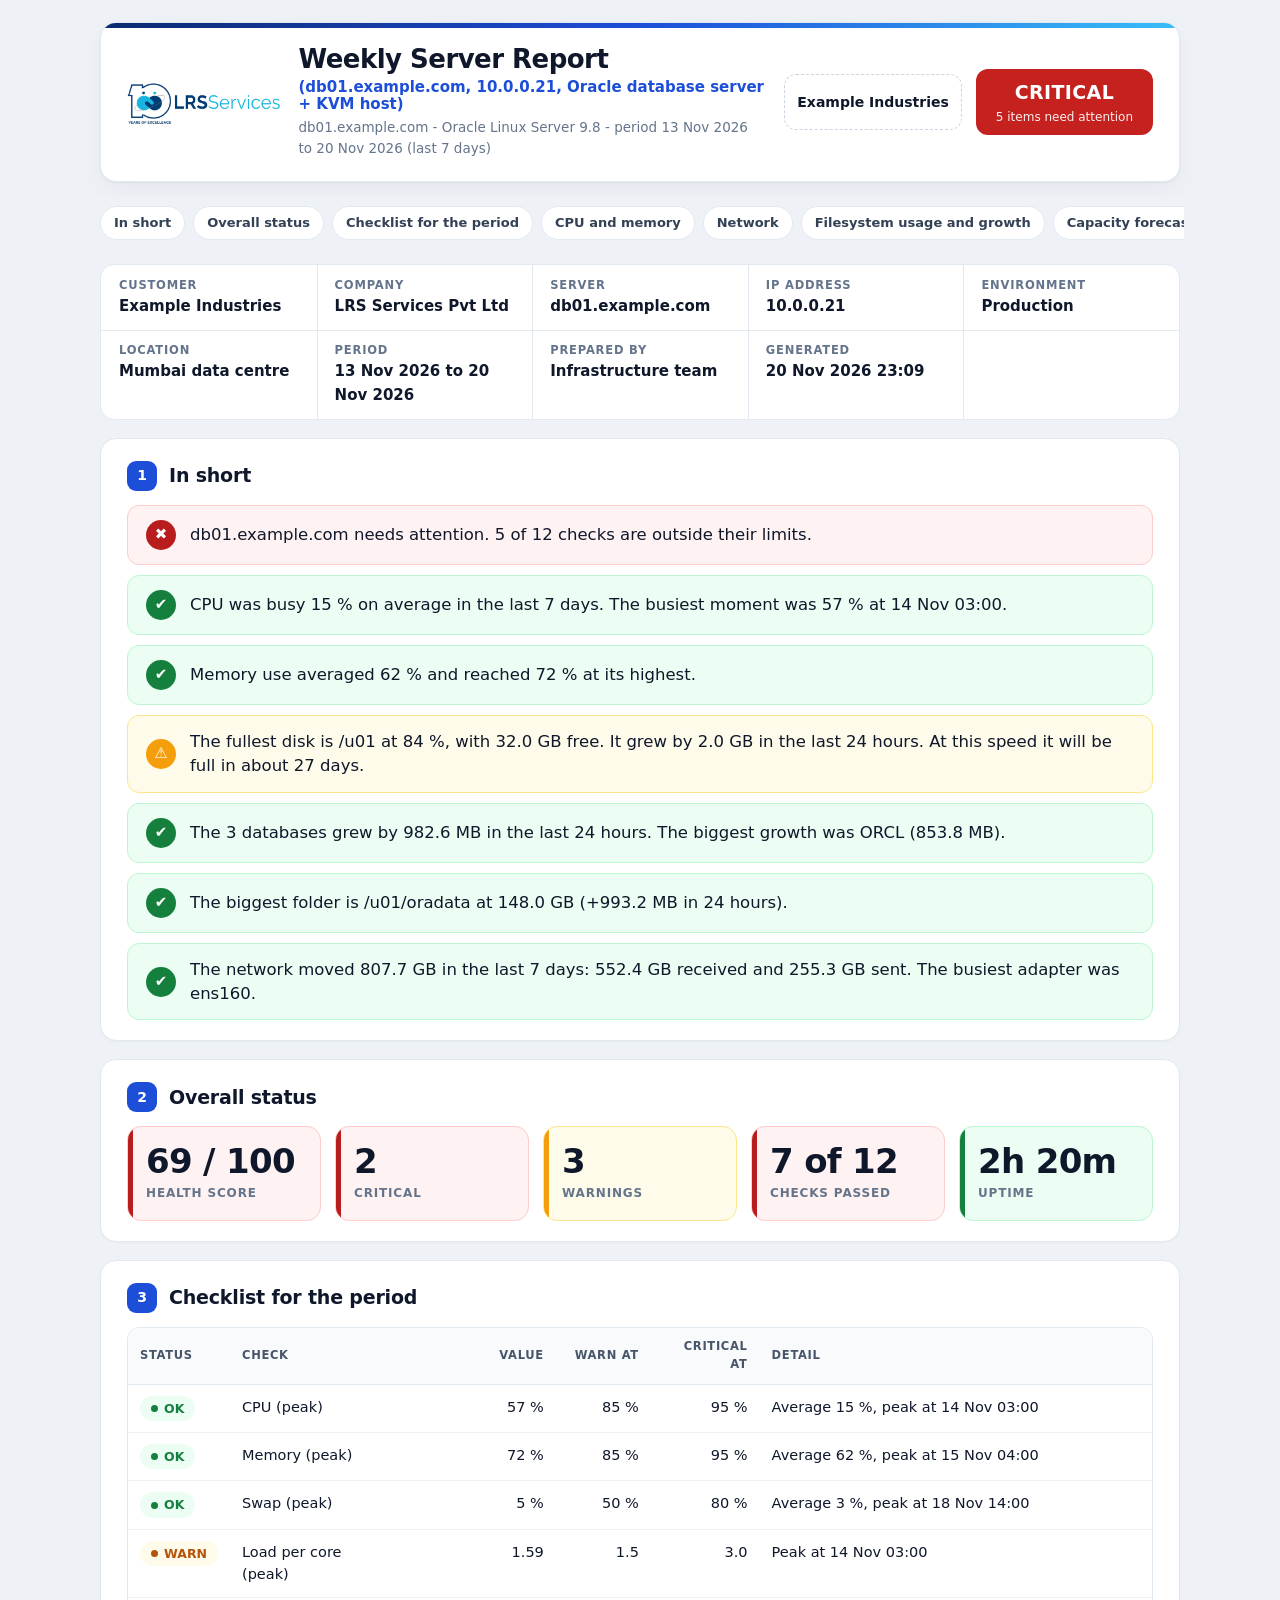
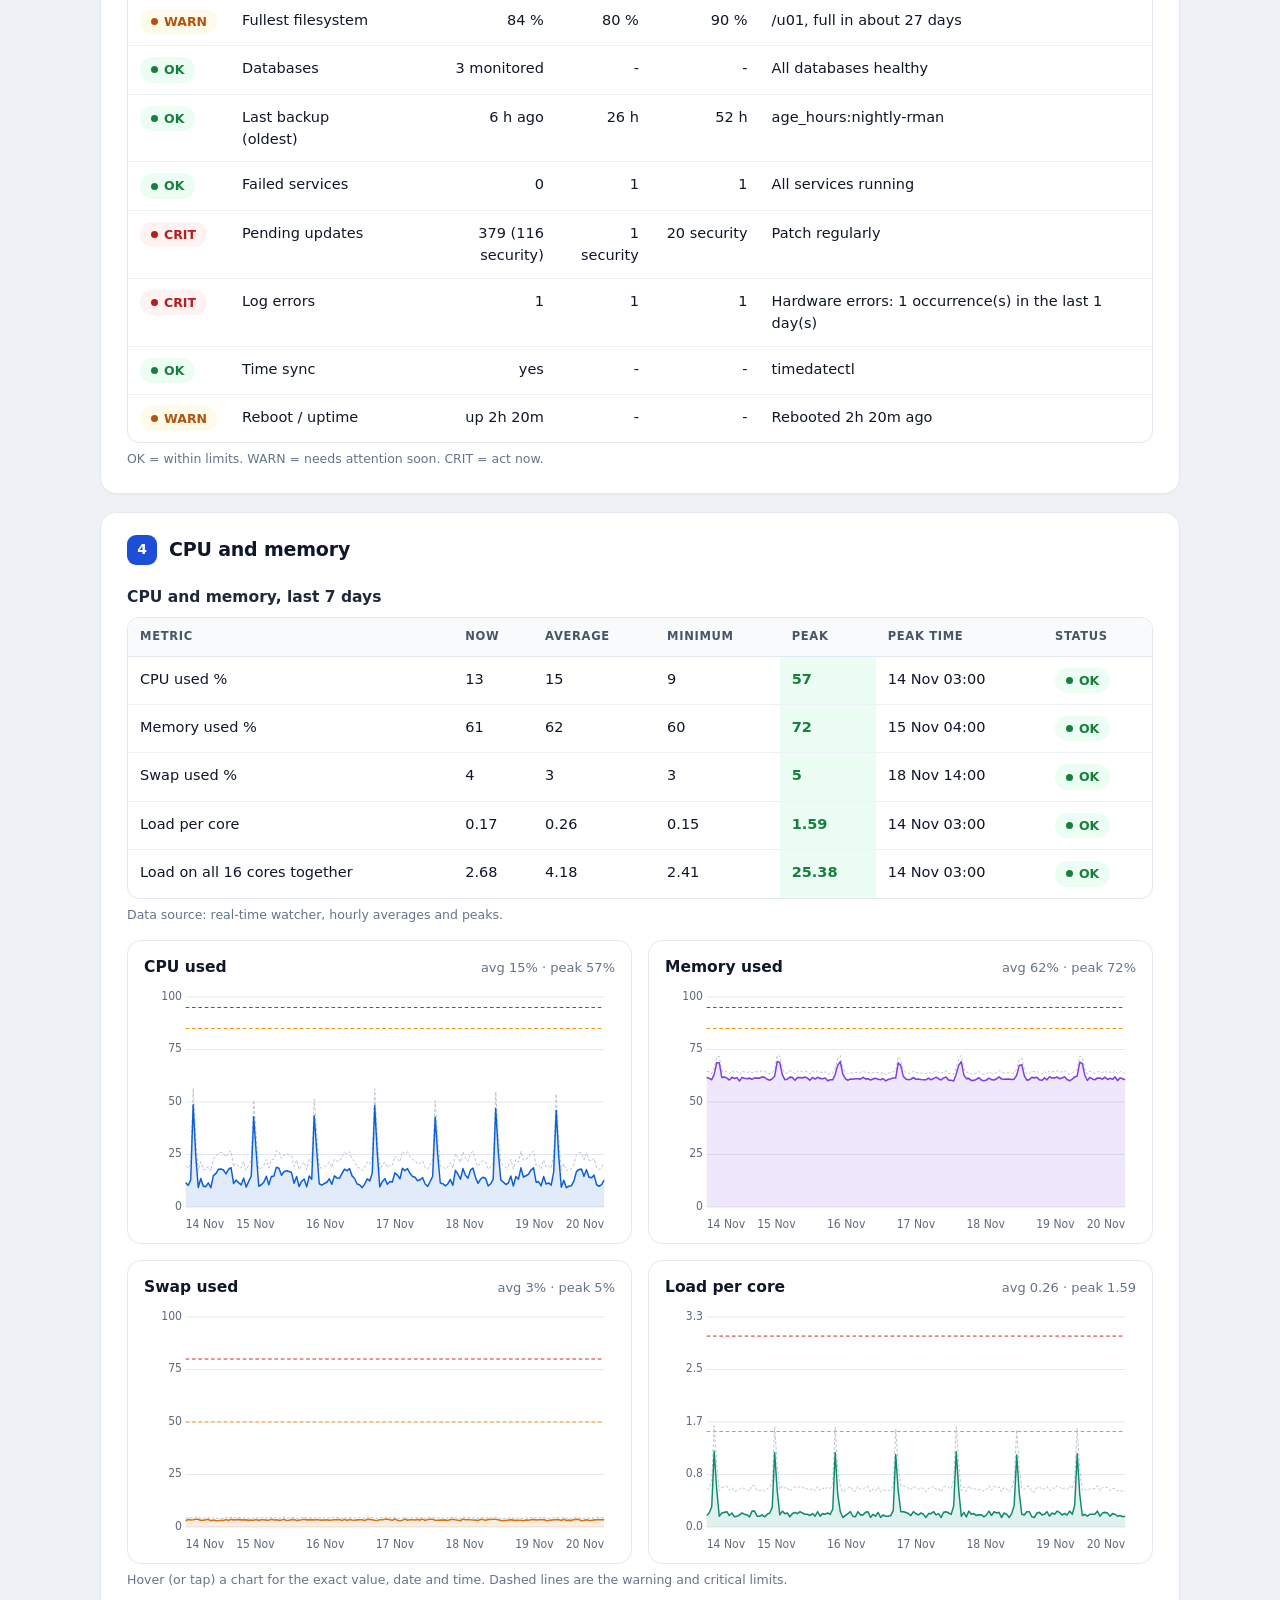
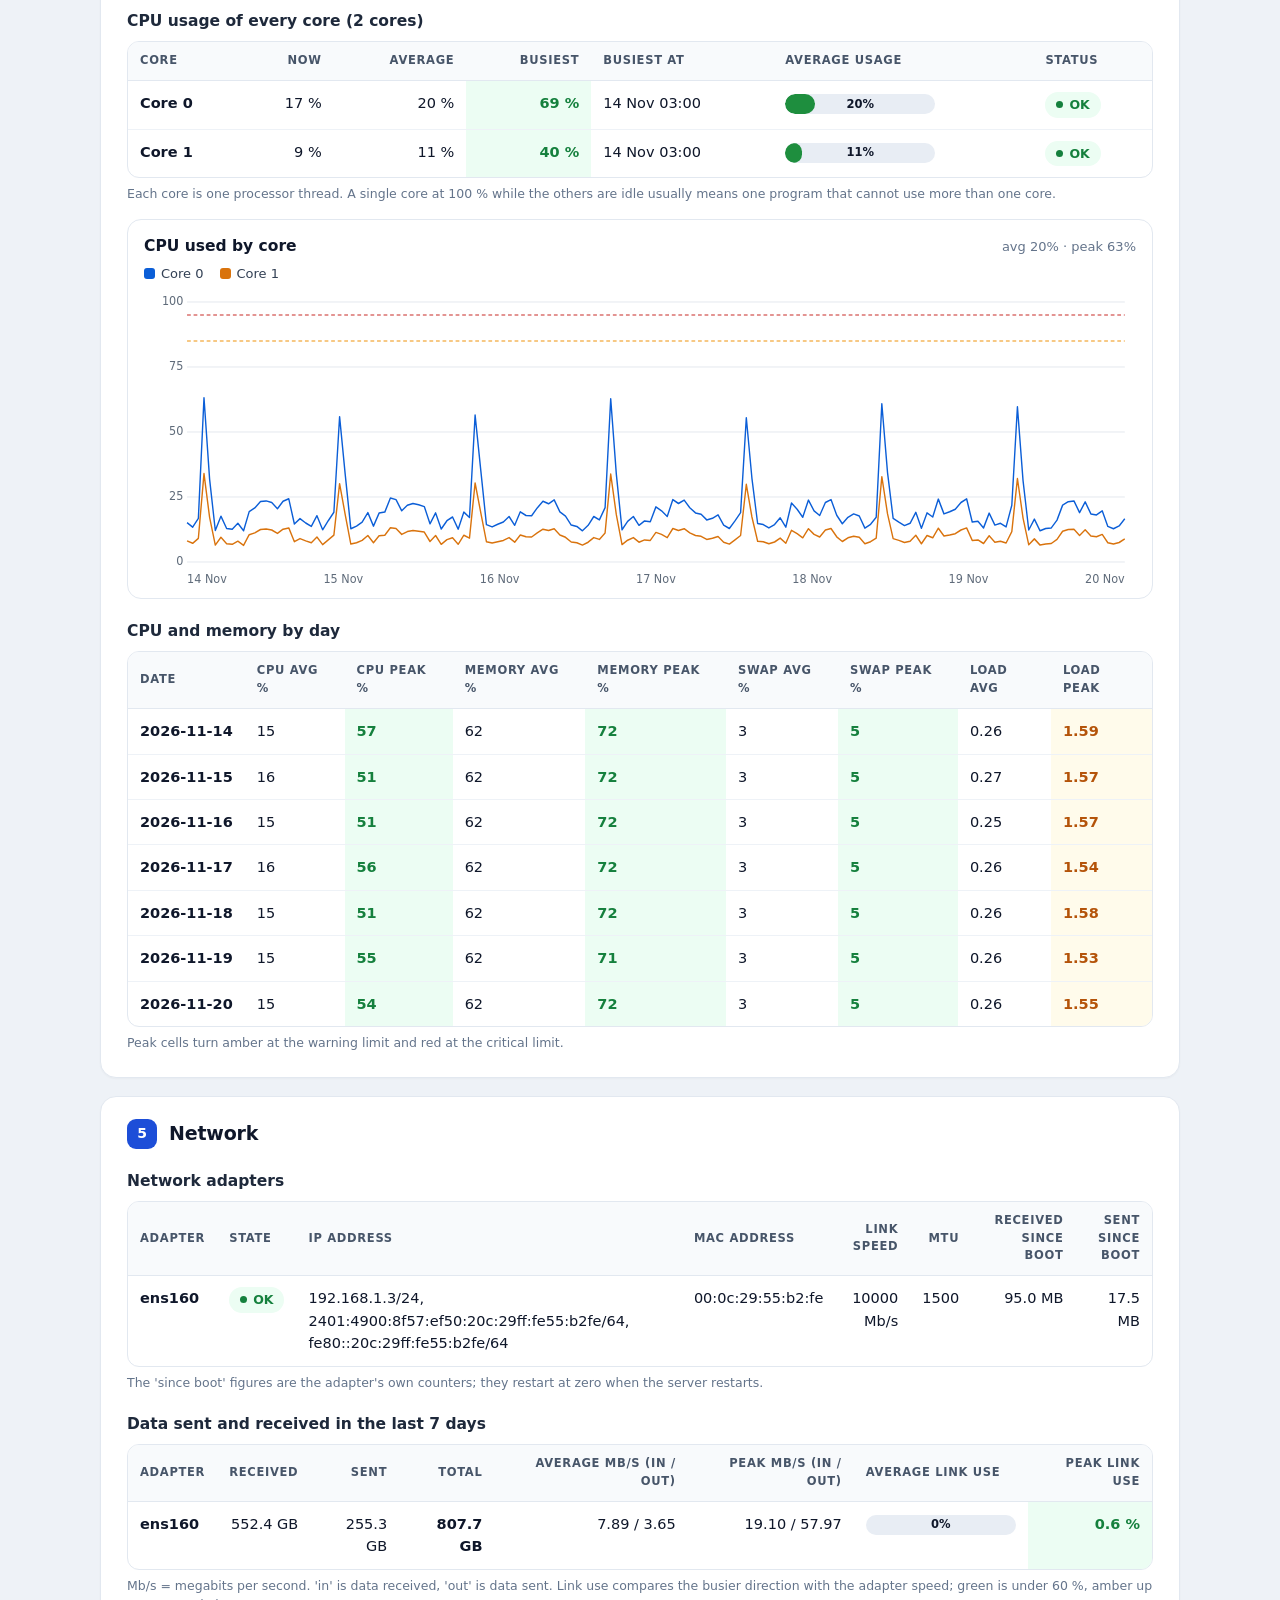
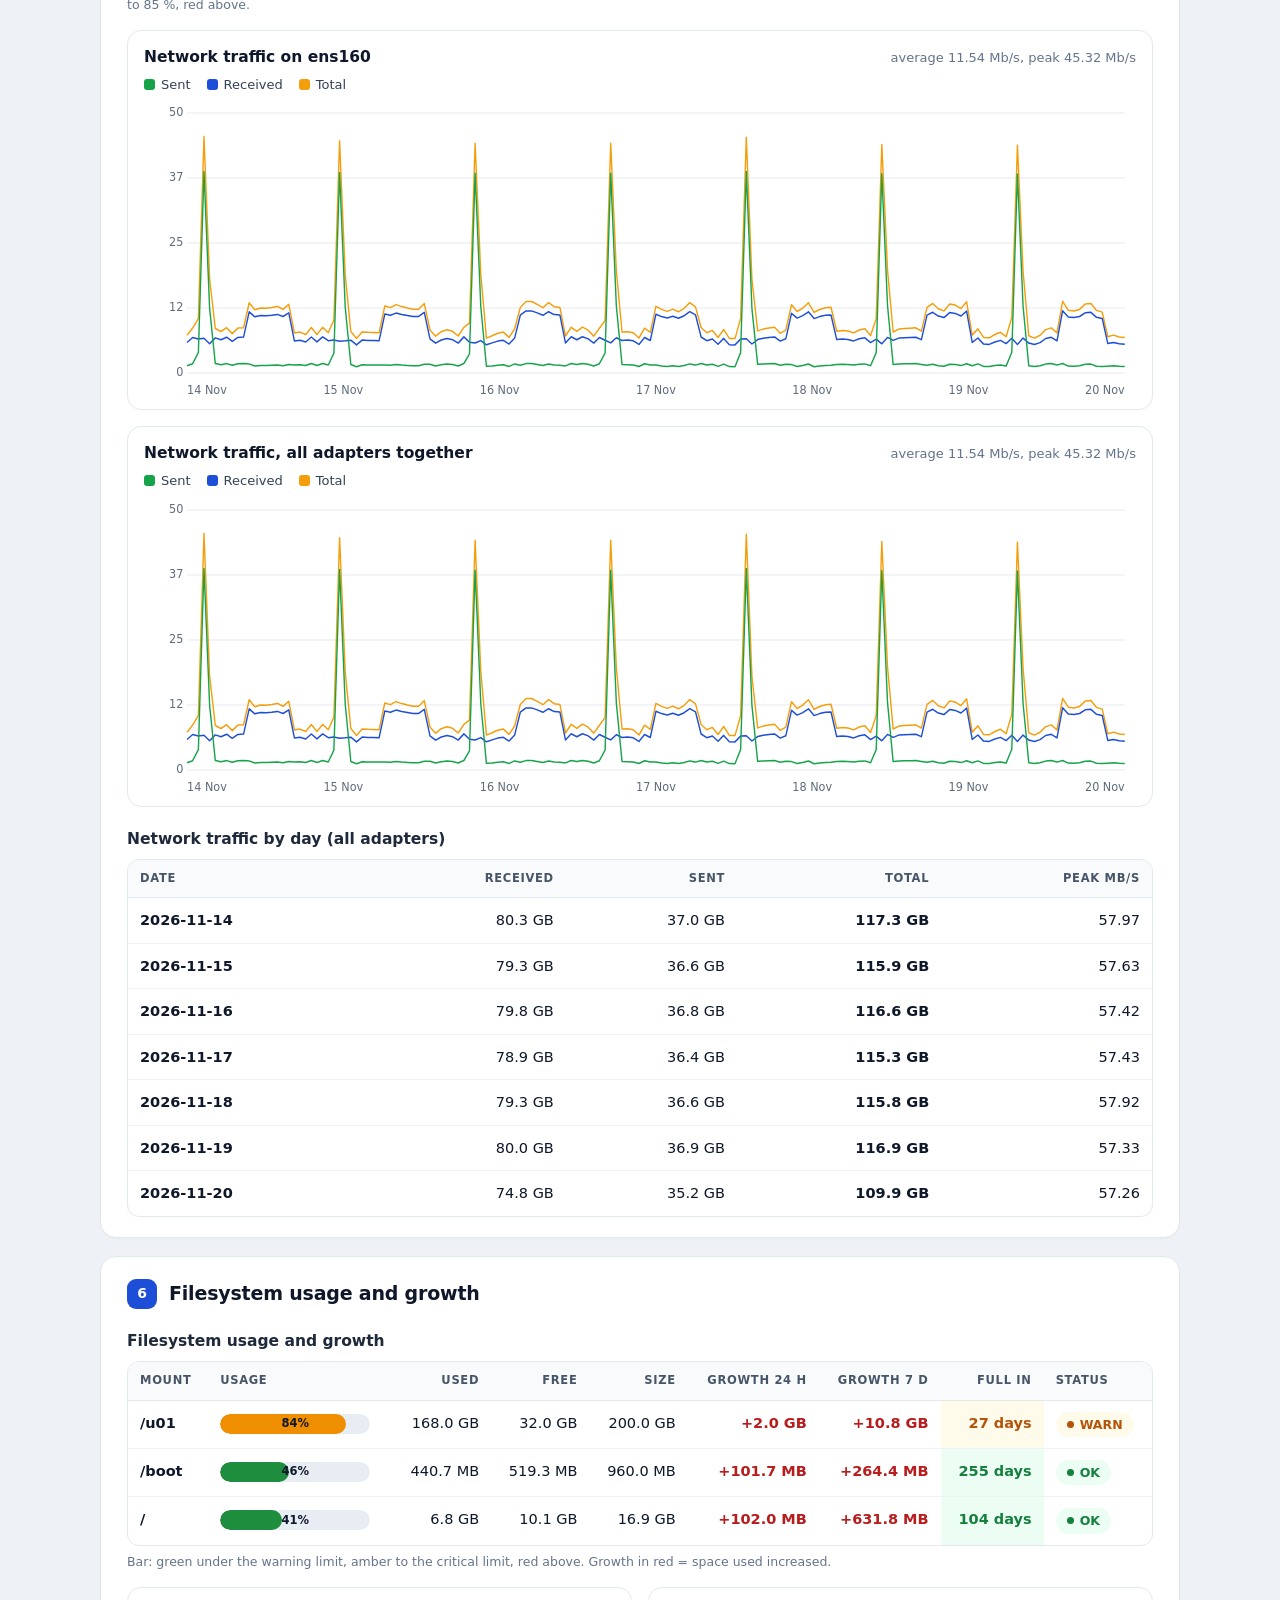
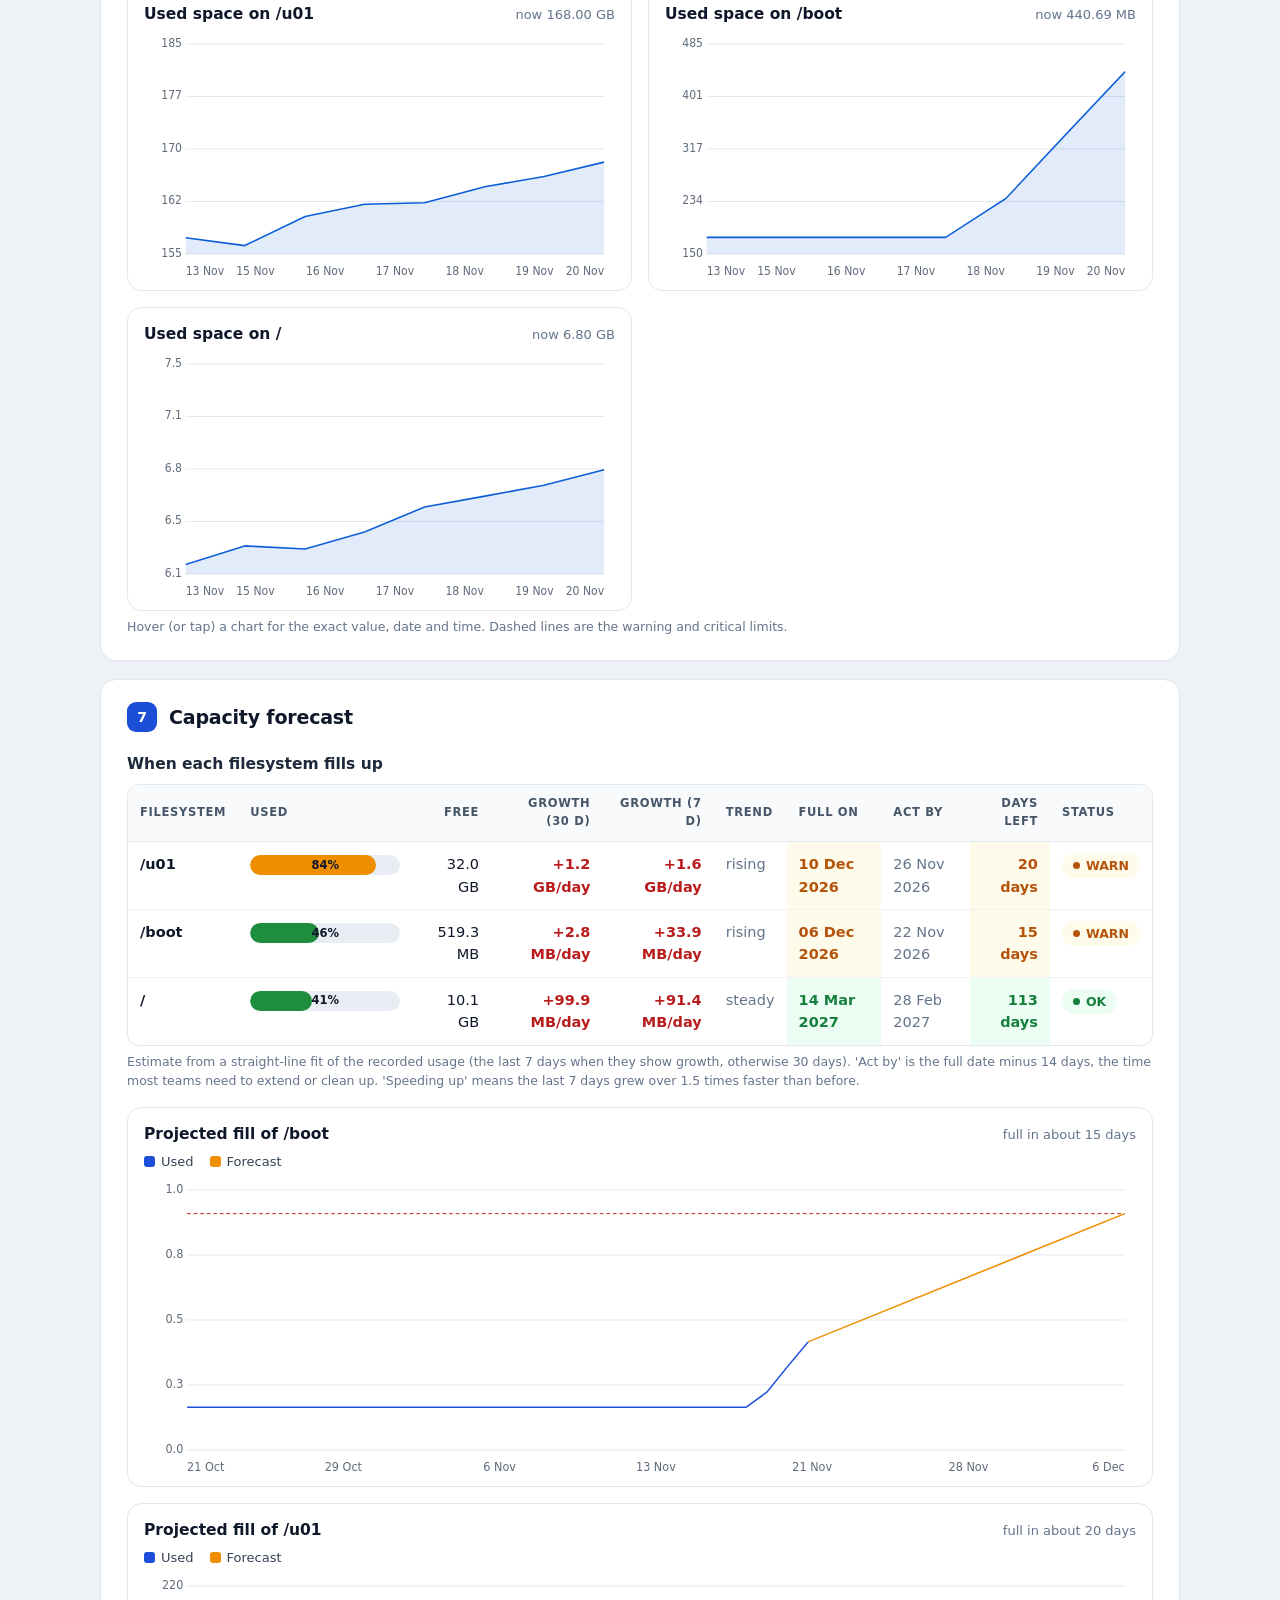
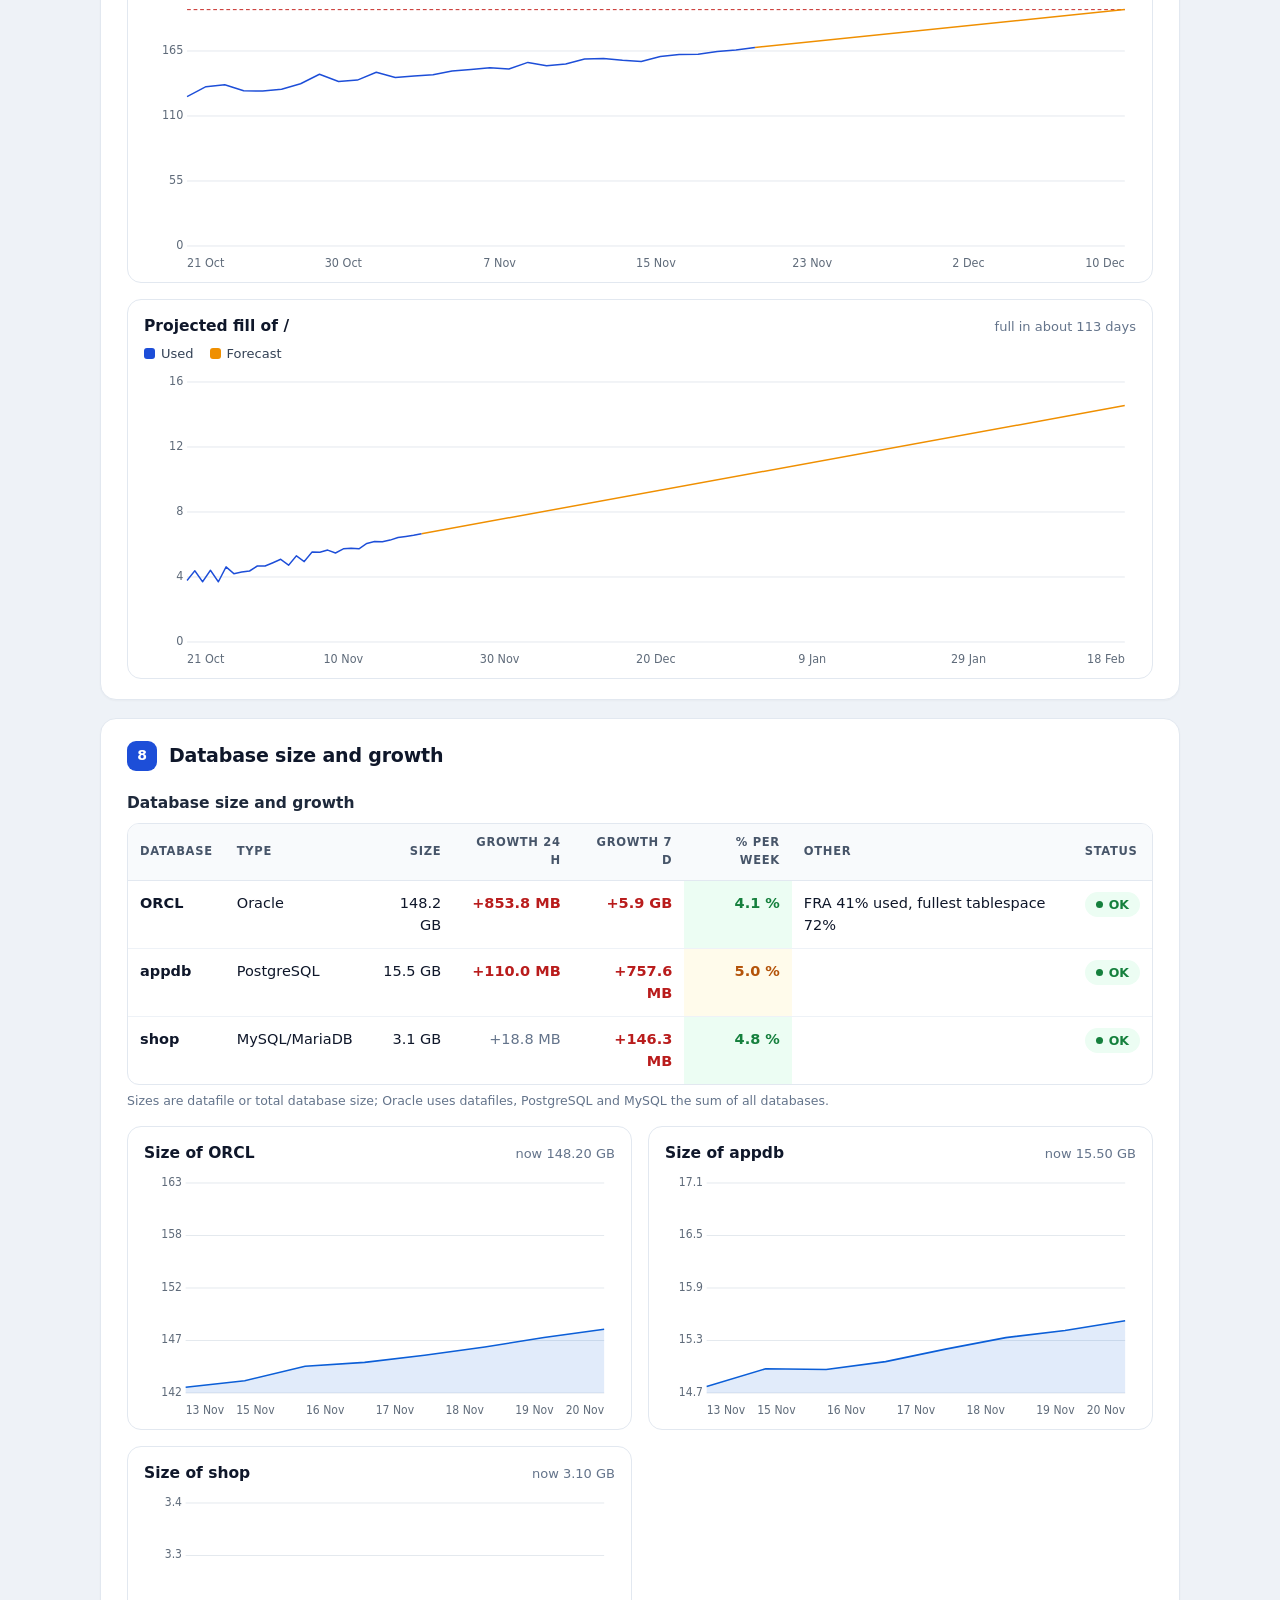
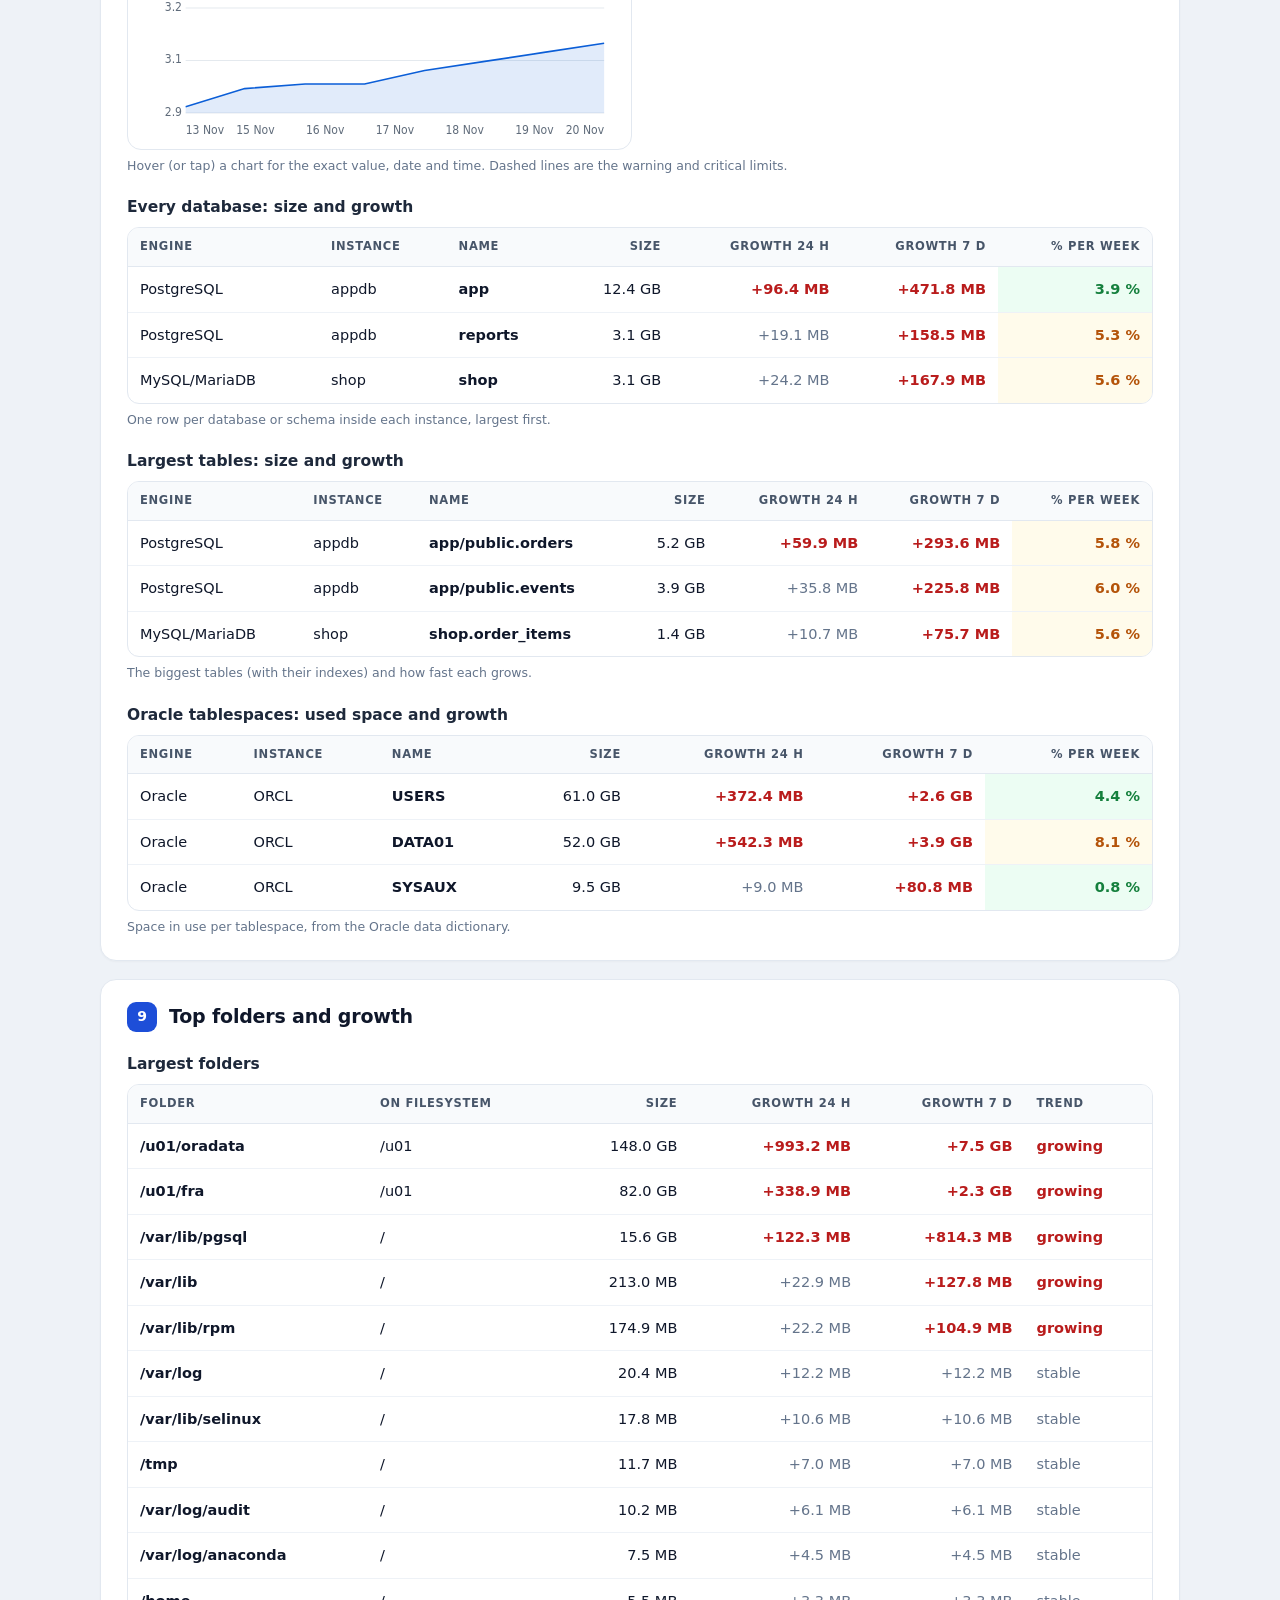
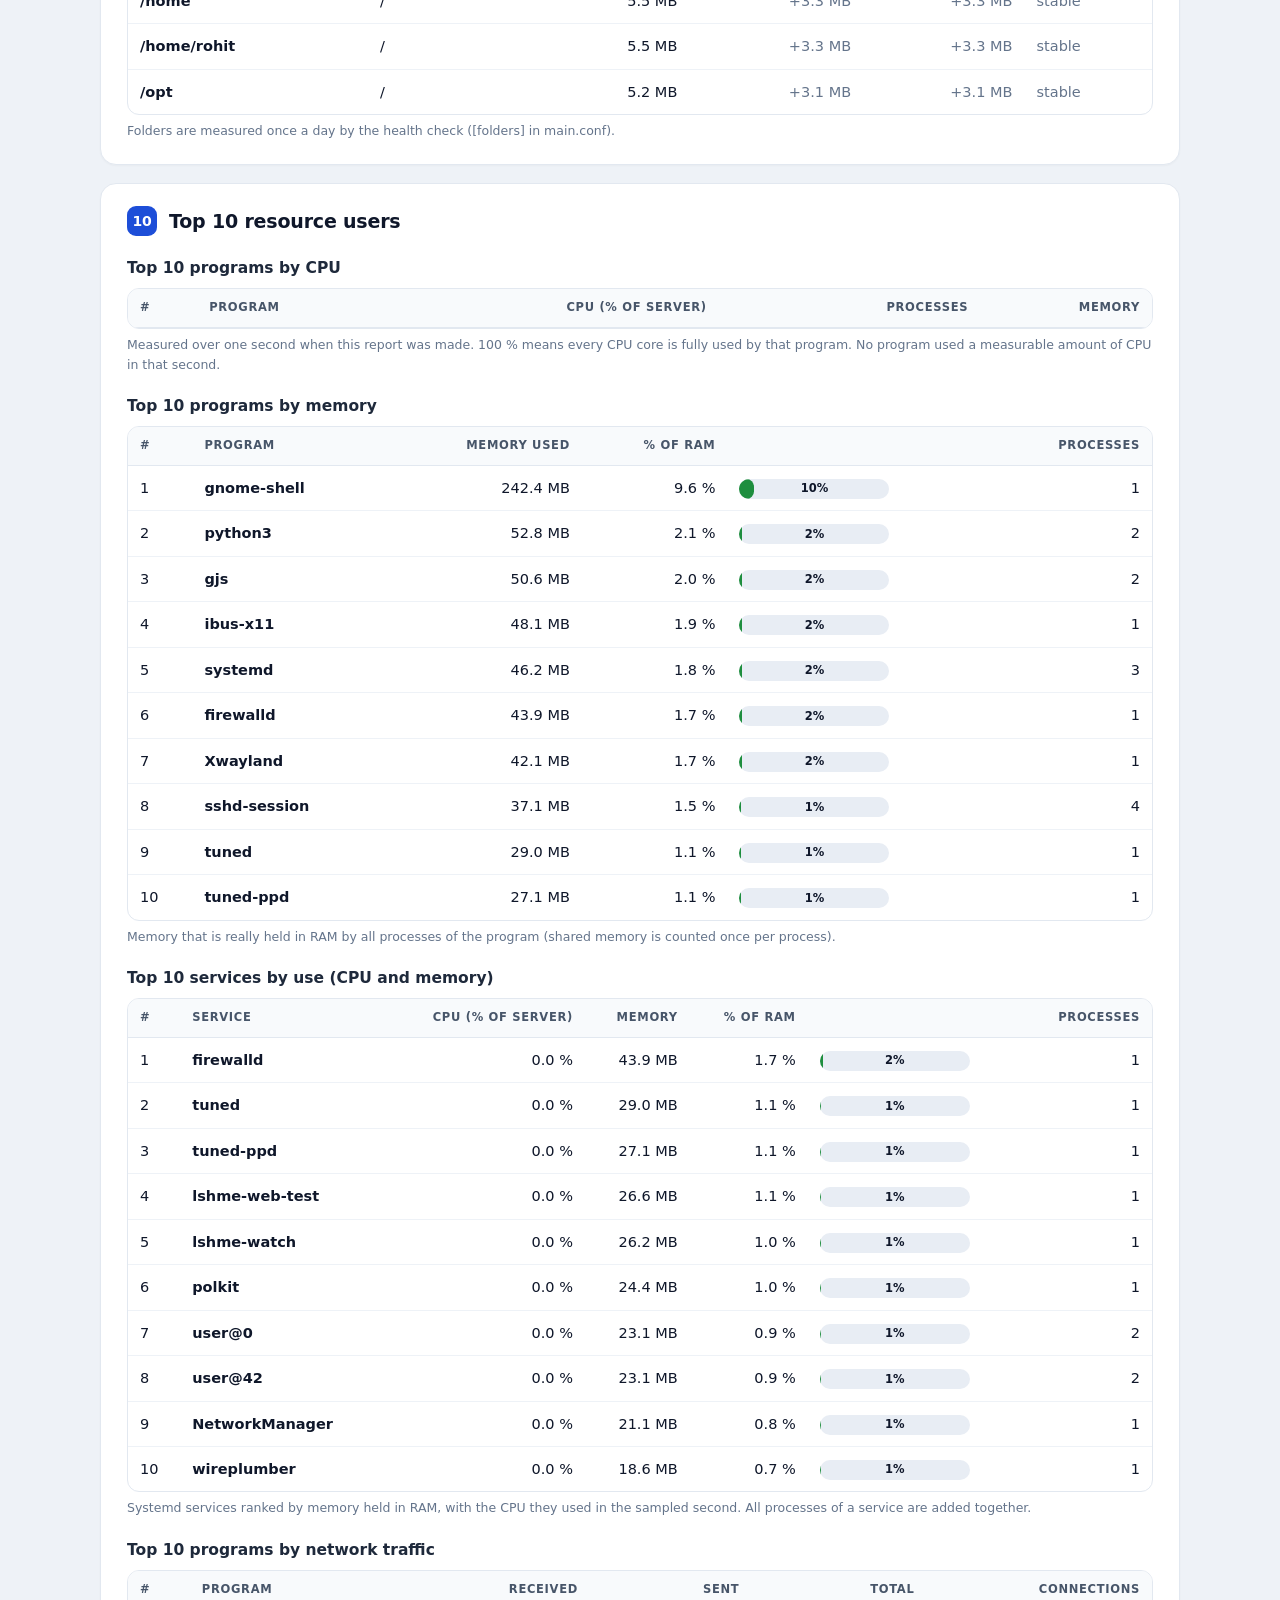
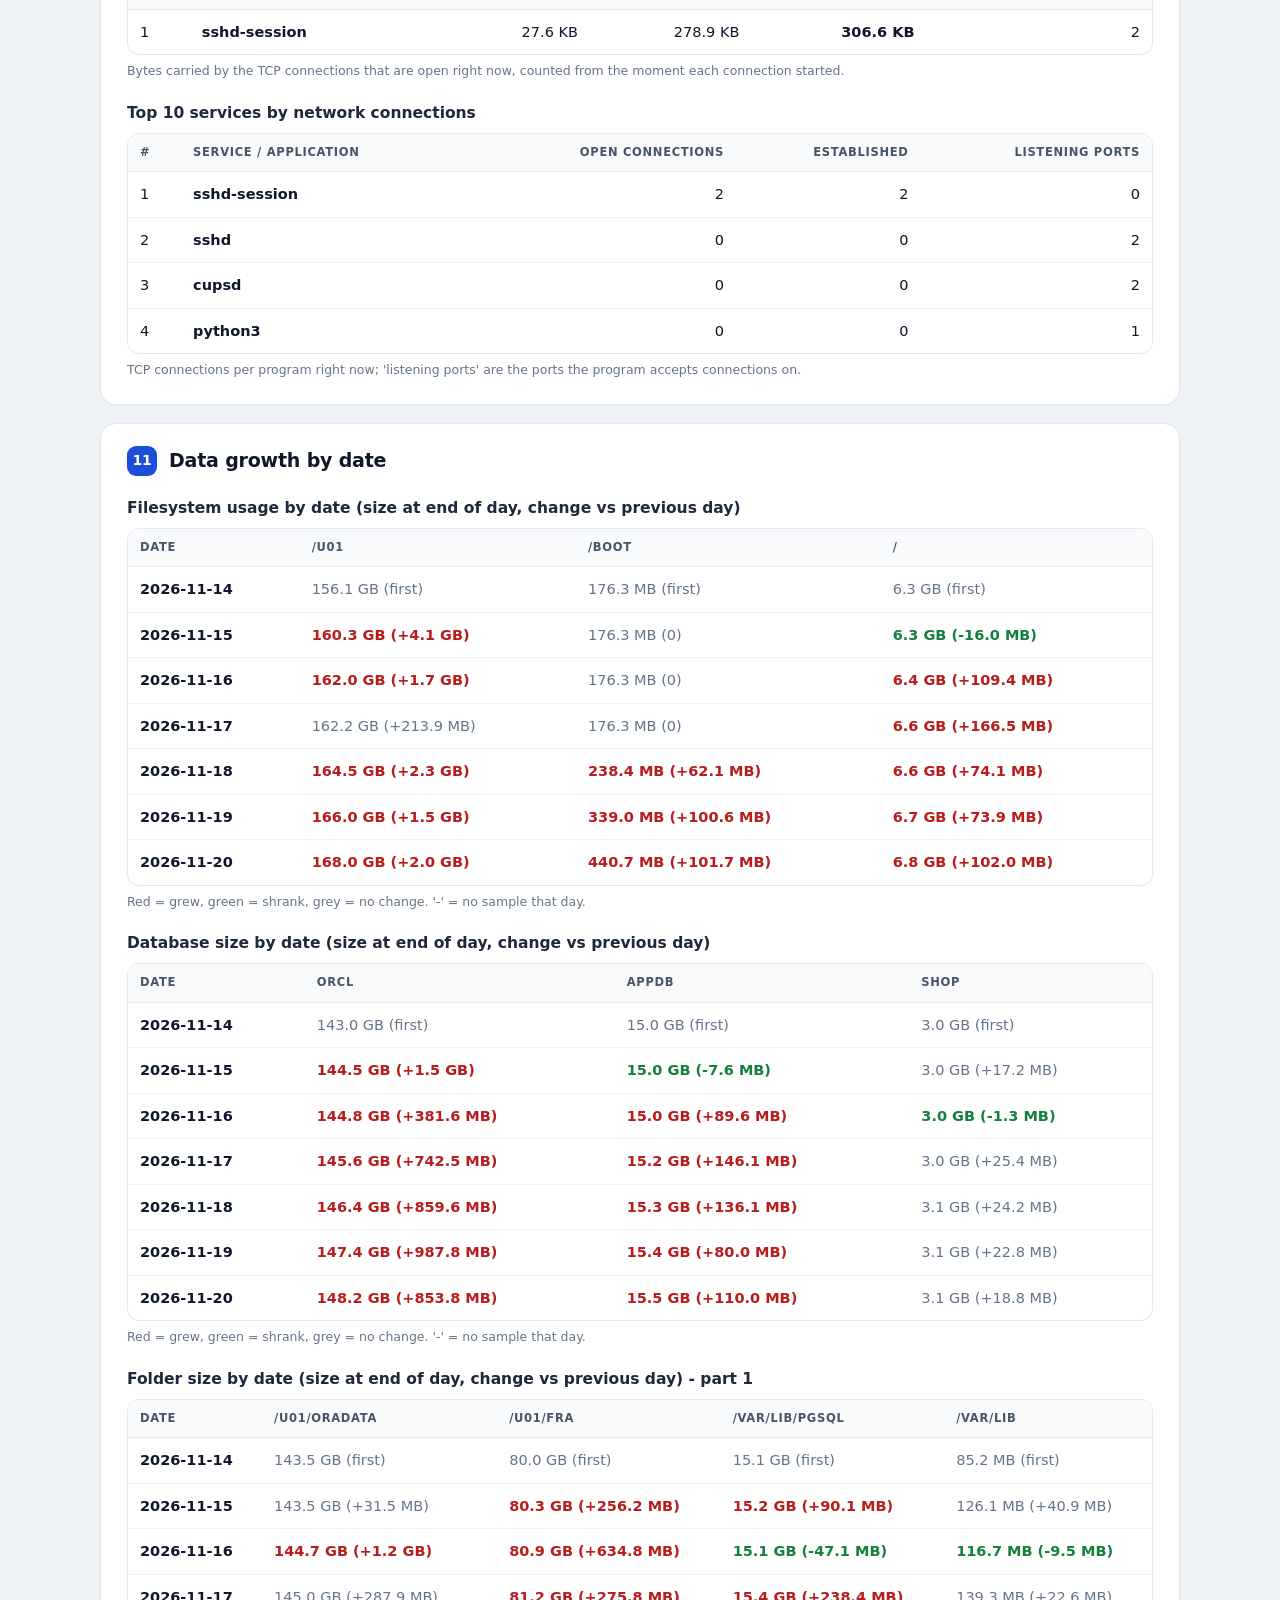
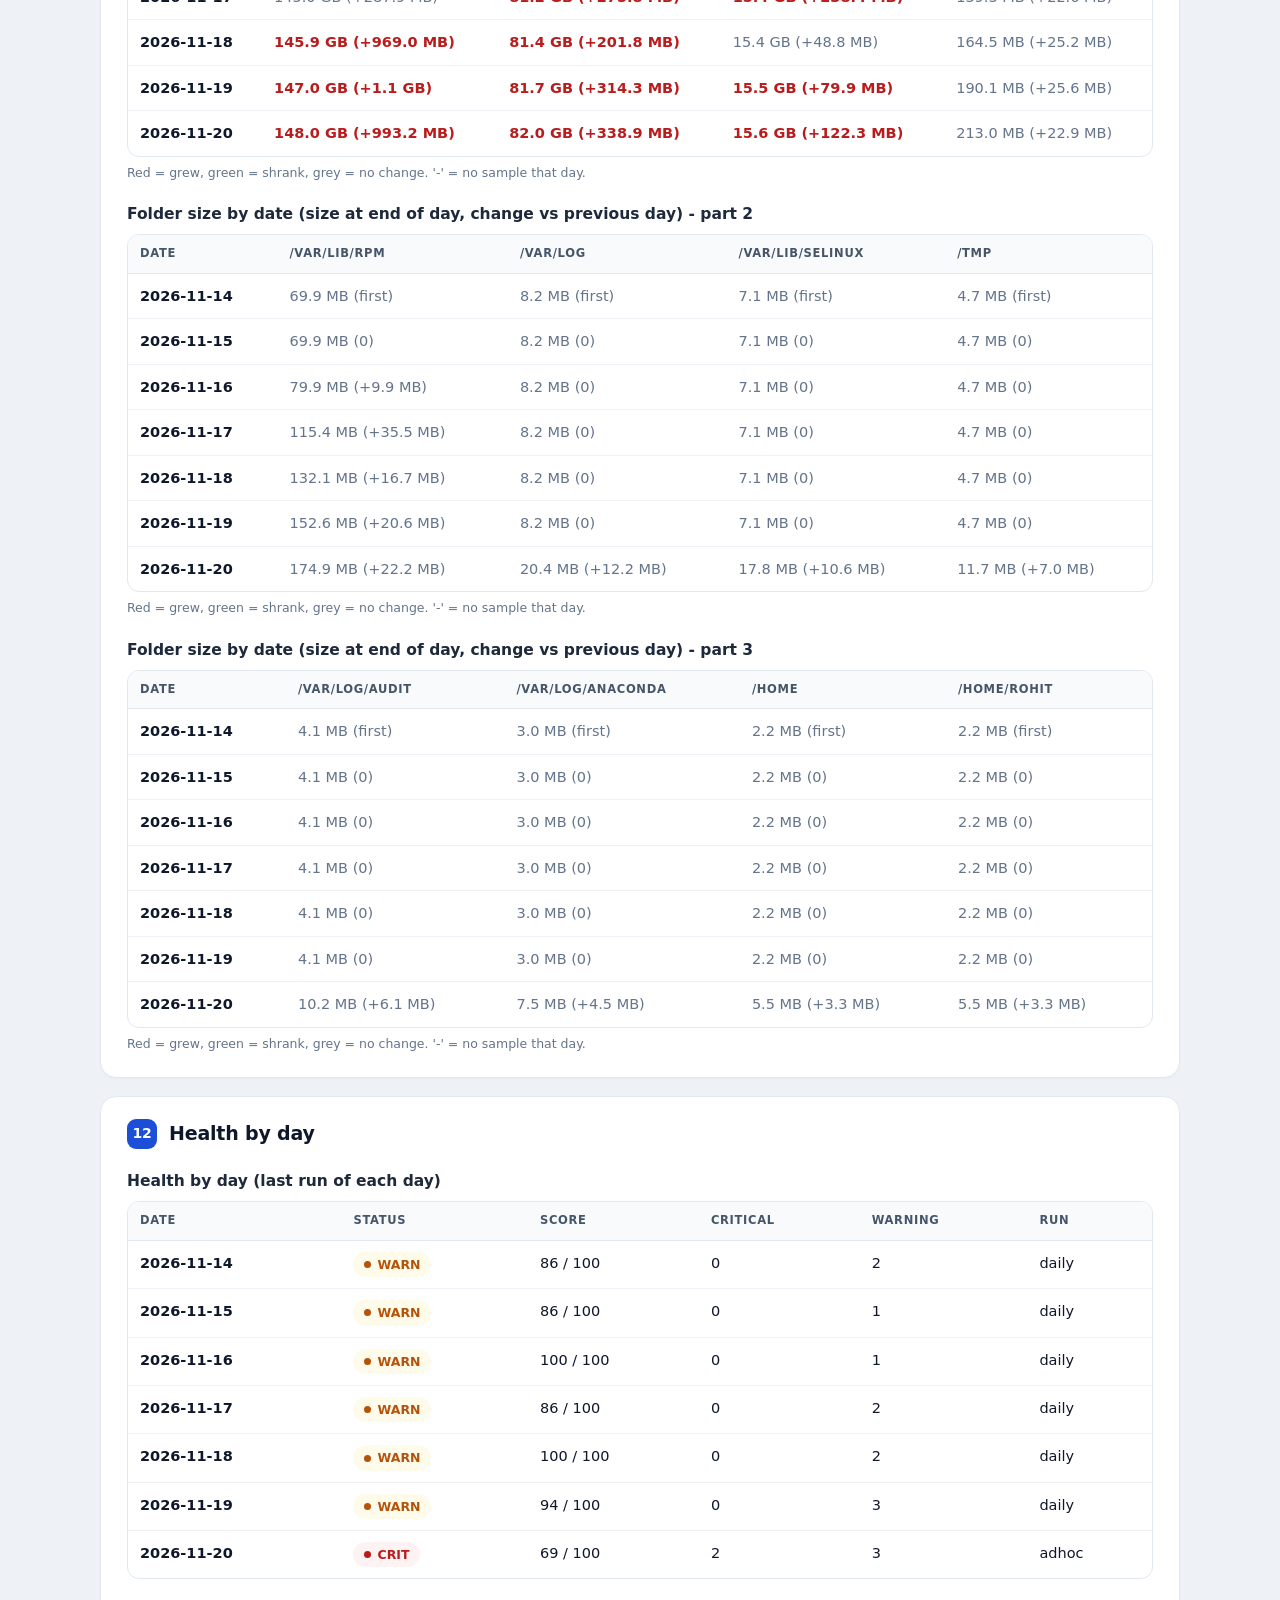
<file: docs/customer/samples/db01_weekly.html>
<!doctype html><html lang='en'><head><meta charset='utf-8'><meta name='viewport' content='width=device-width,initial-scale=1'><title>Weekly Server Report (db01.example.com, 10.0.0.21, Oracle database server + KVM host)</title><style>
:root{--ink:#0f172a;--mut:#64748b;--line:#e2e8f0;--bg:#eef2f7;--card:#fff;--brand:#1d4ed8;--brand2:#0b2a6f;
--ok:#15803d;--okbg:#ecfdf3;--wn:#b45309;--wnbg:#fffbeb;--cr:#b91c1c;--crbg:#fef2f2}
*{box-sizing:border-box}
html{scroll-behavior:smooth;scroll-padding-top:64px}
body{font:15px/1.55 Inter,"Segoe UI",system-ui,-apple-system,Roboto,Arial,sans-serif;margin:0;background:var(--bg);color:var(--ink);-webkit-font-smoothing:antialiased}
.page{max-width:1120px;margin:0 auto;padding:22px 20px 40px}
.hdr{background:var(--card);border:1px solid var(--line);border-radius:16px;padding:22px 26px;display:flex;justify-content:space-between;align-items:center;gap:20px;
box-shadow:0 1px 2px #0f172a0d,0 8px 24px #0f172a0a;position:relative;overflow:hidden}
.hdr:before{content:"";position:absolute;left:0;right:0;top:0;height:5px;background:linear-gradient(90deg,var(--brand2),var(--brand),#38bdf8)}
.hid{display:flex;align-items:center;gap:18px;min-width:0}
.hid img{height:46px;display:block}
.hid .sep{width:1px;align-self:stretch;background:var(--line)}
h1{margin:0;font-size:26px;font-weight:750;letter-spacing:-.02em;line-height:1.15}
.sub{color:var(--mut);font-size:13.5px;margin-top:4px}.tsuf{display:block;font-size:15px;font-weight:600;color:var(--brand);letter-spacing:0;margin-top:4px}
.hr{display:flex;align-items:center;gap:14px;flex-shrink:0}
.slot{min-width:150px;max-width:230px;height:56px;border:1.5px dashed #cbd5e1;border-radius:12px;display:flex;align-items:center;justify-content:center;text-align:center;padding:4px 12px;font-weight:650;font-size:14px;line-height:1.2;color:var(--ink)}
.slot img{height:46px;max-width:210px;object-fit:contain}.slot.has{border:0;padding:0}
.big{padding:9px 20px;border-radius:12px;color:#fff;font-weight:800;font-size:19px;text-align:center;white-space:nowrap;letter-spacing:.02em}
.big small{display:block;font-weight:500;font-size:12px;letter-spacing:0;opacity:.92}
nav{position:sticky;top:0;z-index:20;background:#eef2f7e8;backdrop-filter:blur(8px);margin:14px -4px 0;padding:10px 4px;display:flex;gap:8px;overflow-x:auto;white-space:nowrap}
nav{scrollbar-width:none}nav::-webkit-scrollbar{display:none}
nav a{font-size:13px;font-weight:600;color:#334155;text-decoration:none;background:var(--card);border:1px solid var(--line);padding:6px 13px;border-radius:999px}
nav a:hover{border-color:var(--brand);color:var(--brand)}
.details{display:grid;grid-template-columns:repeat(auto-fit,minmax(200px,1fr));gap:0;margin:14px 0 4px;background:var(--card);border:1px solid var(--line);border-radius:14px;overflow:hidden}
.details div{padding:12px 18px;border-right:1px solid var(--line);border-bottom:1px solid var(--line);margin:0 -1px -1px 0}
.details span{display:block;font-size:11.5px;color:var(--mut);text-transform:uppercase;letter-spacing:.07em;font-weight:600}.details b{font-size:15px;font-weight:650}
section{background:var(--card);border:1px solid var(--line);border-radius:16px;padding:22px 26px 20px;margin-top:18px;box-shadow:0 1px 2px #0f172a08}
h2{font-size:19px;font-weight:720;margin:0 0 14px;display:flex;align-items:center;gap:12px;letter-spacing:-.01em}
h2 .no{width:30px;height:30px;border-radius:9px;background:var(--brand);color:#fff;font-size:14px;display:inline-flex;align-items:center;justify-content:center;font-weight:700}
h3{font-size:15.5px;margin:20px 0 8px;font-weight:700;color:#1e293b}
table{border-collapse:collapse;width:100%;font-size:14.5px;margin-bottom:4px}
th{background:#f8fafc;text-align:left;padding:10px 12px;font-size:11.5px;text-transform:uppercase;letter-spacing:.06em;color:#475569;font-weight:700;border-bottom:1.5px solid var(--line)}
td{padding:11px 12px;border-bottom:1px solid #eef2f7;vertical-align:top}
tbody tr:hover td{background:#f8fafc}
td.r,th.r{text-align:right;font-variant-numeric:tabular-nums}
td.wrap{white-space:pre-line}td.nw{white-space:nowrap}
.tw{overflow-x:auto;border:1px solid var(--line);border-radius:12px}.tw table{margin:0}.tw tr:last-child td{border-bottom:0}
.chip{display:inline-flex;align-items:center;gap:6px;padding:3px 11px;border-radius:999px;font-weight:700;font-size:12.5px;white-space:nowrap}
.chip:before{content:"";width:7px;height:7px;border-radius:50%;background:currentColor}
.chip-ok{background:var(--okbg);color:var(--ok)}.chip-wn{background:var(--wnbg);color:var(--wn)}.chip-cr{background:var(--crbg);color:var(--cr)}.chip-na{background:#f1f5f9;color:#64748b}
td.ok{background:var(--okbg)!important;color:var(--ok);font-weight:650}
td.wn{background:var(--wnbg)!important;color:var(--wn);font-weight:700}
td.cr{background:var(--crbg)!important;color:var(--cr);font-weight:700}
.up{color:var(--cr);font-weight:650}.dn{color:var(--ok);font-weight:650}.fl{color:var(--mut)}.b{font-weight:650}
.bar{background:#e8edf4;border-radius:999px;height:20px;width:150px;position:relative;display:inline-block;vertical-align:middle;overflow:hidden}
.bar i{display:block;height:20px;border-radius:999px}.bar b{position:absolute;left:0;right:0;top:1.5px;text-align:center;font-size:11.5px;color:#0f172a;font-weight:700}
.kpis{display:grid;grid-template-columns:repeat(auto-fit,minmax(170px,1fr));gap:14px}
.kpi{border-radius:14px;padding:16px 18px;border:1px solid var(--line);background:#fff;position:relative;overflow:hidden}
.kpi:before{content:"";position:absolute;left:0;top:0;bottom:0;width:5px;background:var(--line)}
.kpi b{font-size:34px;display:block;line-height:1.1;font-weight:760;letter-spacing:-.02em}.kpi span{font-size:12px;color:var(--mut);text-transform:uppercase;letter-spacing:.07em;font-weight:600}
.kpi.ok{background:var(--okbg);border-color:#bbf7d0}.kpi.ok:before{background:var(--ok)}
.kpi.wn{background:var(--wnbg);border-color:#fde68a}.kpi.wn:before{background:#f59e0b}
.kpi.cr{background:var(--crbg);border-color:#fecaca}.kpi.cr:before{background:var(--cr)}
.legend{font-size:12.5px;color:var(--mut);margin:6px 0 4px}
.note{background:#f8fafc;border:1px solid var(--line);border-left:4px solid var(--brand);border-radius:10px;padding:12px 16px;margin:8px 0;font-size:14.5px}
.points{display:grid;gap:10px}
.pt{display:flex;gap:14px;align-items:center;border-radius:12px;padding:14px 18px;font-size:16.5px;line-height:1.45;border:1px solid}
.pt.ok{background:var(--okbg);border-color:#bbf7d0}.pt.wn{background:var(--wnbg);border-color:#fde68a}.pt.cr{background:var(--crbg);border-color:#fecaca}
.pt i{font-style:normal;font-weight:800;font-size:15px;width:30px;height:30px;border-radius:50%;display:inline-flex;align-items:center;justify-content:center;color:#fff;flex-shrink:0}
.pt.ok i{background:var(--ok)}.pt.wn i{background:#f59e0b}.pt.cr i{background:var(--cr)}
.act{display:flex;gap:16px;align-items:flex-start;border-radius:12px;padding:14px 18px;margin:10px 0;font-size:16px;border:1px solid}
.act.wn{background:var(--wnbg);border-color:#fde68a}.act.cr{background:var(--crbg);border-color:#fecaca}.act.ok{background:var(--okbg);border-color:#bbf7d0}
.act em{font-style:normal;color:var(--mut);display:block;margin-top:3px;font-size:14.5px}
.act .n{font-weight:800;font-size:15px;width:30px;height:30px;border-radius:50%;background:#0f172a;color:#fff;display:inline-flex;align-items:center;justify-content:center;flex-shrink:0}
.grid2{display:grid;grid-template-columns:1fr 1fr;gap:16px;margin-top:16px}
.chart{border:1px solid var(--line);border-radius:14px;padding:14px 16px 8px;position:relative;background:#fff;break-inside:avoid}
.chart h4{margin:0 0 6px;font-size:15.5px;display:flex;justify-content:space-between;align-items:baseline;font-weight:700}
.chart h4 span{color:var(--mut);font-weight:500;font-size:13px}
.chart svg{width:100%;height:250px;display:block;overflow:visible}.chart.wide{grid-column:1/-1}.chart.wide svg{height:300px}
.keys{display:flex;flex-wrap:wrap;gap:4px 16px;font-size:13px;margin:2px 0 6px;color:#334155}.keys b{display:inline-block;width:11px;height:11px;border-radius:3px;margin-right:6px;vertical-align:-1px}
.tip{position:absolute;pointer-events:none;background:#0f172af2;color:#fff;padding:9px 13px;border-radius:10px;font-size:13.5px;line-height:1.5;white-space:nowrap;display:none;z-index:5;box-shadow:0 8px 24px #0f172a55}
.tip b{font-size:17px}.tip small{display:block;color:#94a3b8;font-size:12px}
.foot{color:var(--mut);font-size:12.5px;margin:22px 4px 0;text-align:center}
@media(max-width:820px){.grid2{grid-template-columns:1fr}.hdr{flex-direction:column;align-items:flex-start}.hr{width:100%;justify-content:space-between}section{padding:16px}}
@media print{body{background:#fff}nav{display:none}.page{max-width:none;padding:0}section,.hdr{box-shadow:none;break-inside:auto}tr{break-inside:avoid}h2{break-after:avoid}}
</style></head><body><div class='page'><div class='hdr'><div class='hid'><img alt='' src='[data-uri]'><div><h1>Weekly Server Report<span class='tsuf'>(db01.example.com, 10.0.0.21, Oracle database server + KVM host)</span></h1><div class='sub'>db01.example.com - Oracle Linux Server 9.8 - period 13 Nov 2026 to 20 Nov 2026 (last 7 days)</div></div></div><div class='hr'><div class='slot'>Example Industries</div><div class='big' style='background:#c5221f'>CRITICAL<small>5 items need attention</small></div></div></div><nav><a href='#s1'>In short</a><a href='#s2'>Overall status</a><a href='#s3'>Checklist for the period</a><a href='#s4'>CPU and memory</a><a href='#s5'>Network</a><a href='#s6'>Filesystem usage and growth</a><a href='#s7'>Capacity forecast</a><a href='#s8'>Database size and growth</a><a href='#s9'>Top folders and growth</a><a href='#s10'>Top 10 resource users</a><a href='#s11'>Data growth by date</a><a href='#s12'>Health by day</a><a href='#s13'>This period against the last one</a><a href='#s14'>Repeating problems and log errors</a><a href='#s15'>Patch and compliance</a><a href='#s16'>Backup verification</a><a href='#s17'>Certificate and licence calendar</a><a href='#s18'>Server overview</a><a href='#s19'>What needs attention</a></nav><div class='details'><div><span>Customer</span><b>Example Industries</b></div><div><span>Company</span><b>LRS Services Pvt Ltd</b></div><div><span>Server</span><b>db01.example.com</b></div><div><span>IP address</span><b>10.0.0.21</b></div><div><span>Environment</span><b>Production</b></div><div><span>Location</span><b>Mumbai data centre</b></div><div><span>Period</span><b>13 Nov 2026 to 20 Nov 2026</b></div><div><span>Prepared by</span><b>Infrastructure team</b></div><div><span>Generated</span><b>20 Nov 2026 23:09</b></div></div><section id='s1'><h2><span class='no'>1</span>In short</h2><div class='points'><div class='pt cr'><i>&#10006;</i><div>db01.example.com needs attention. 5 of 12 checks are outside their limits.</div></div><div class='pt ok'><i>&#10004;</i><div>CPU was busy 15 % on average in the last 7 days. The busiest moment was 57 % at 14 Nov 03:00.</div></div><div class='pt ok'><i>&#10004;</i><div>Memory use averaged 62 % and reached 72 % at its highest.</div></div><div class='pt wn'><i>&#9888;</i><div>The fullest disk is /u01 at 84 %, with 32.0 GB free. It grew by 2.0 GB in the last 24 hours. At this speed it will be full in about 27 days.</div></div><div class='pt ok'><i>&#10004;</i><div>The 3 databases grew by 982.6 MB in the last 24 hours. The biggest growth was ORCL (853.8 MB).</div></div><div class='pt ok'><i>&#10004;</i><div>The biggest folder is /u01/oradata at 148.0 GB (+993.2 MB in 24 hours).</div></div><div class='pt ok'><i>&#10004;</i><div>The network moved 807.7 GB in the last 7 days: 552.4 GB received and 255.3 GB sent. The busiest adapter was ens160.</div></div></div></section><section id='s2'><h2><span class='no'>2</span>Overall status</h2><div class='kpis'><div class='kpi cr'><b>69 / 100</b><span>Health score</span></div><div class='kpi cr'><b>2</b><span>Critical</span></div><div class='kpi wn'><b>3</b><span>Warnings</span></div><div class='kpi cr'><b>7 of 12</b><span>Checks passed</span></div><div class='kpi ok'><b>2h 20m</b><span>Uptime</span></div></div></section><section id='s3'><h2><span class='no'>3</span>Checklist for the period</h2><div class='tw'><table><thead><tr><th>Status</th><th>Check</th><th class='r'>Value</th><th class='r'>Warn at</th><th class='r'>Critical at</th><th>Detail</th></tr></thead><tbody><tr><td><span class='chip chip-ok'>OK</span></td><td>CPU (peak)</td><td class='r'>57 %</td><td class='r'>85 %</td><td class='r'>95 %</td><td>Average 15 %, peak at 14 Nov 03:00</td></tr><tr><td><span class='chip chip-ok'>OK</span></td><td>Memory (peak)</td><td class='r'>72 %</td><td class='r'>85 %</td><td class='r'>95 %</td><td>Average 62 %, peak at 15 Nov 04:00</td></tr><tr><td><span class='chip chip-ok'>OK</span></td><td>Swap (peak)</td><td class='r'>5 %</td><td class='r'>50 %</td><td class='r'>80 %</td><td>Average 3 %, peak at 18 Nov 14:00</td></tr><tr><td><span class='chip chip-wn'>WARN</span></td><td>Load per core (peak)</td><td class='r'>1.59</td><td class='r'>1.5</td><td class='r'>3.0</td><td>Peak at 14 Nov 03:00</td></tr><tr><td><span class='chip chip-wn'>WARN</span></td><td>Fullest filesystem</td><td class='r'>84 %</td><td class='r'>80 %</td><td class='r'>90 %</td><td>/u01, full in about 27 days</td></tr><tr><td><span class='chip chip-ok'>OK</span></td><td>Databases</td><td class='r'>3 monitored</td><td class='r'>-</td><td class='r'>-</td><td>All databases healthy</td></tr><tr><td><span class='chip chip-ok'>OK</span></td><td>Last backup (oldest)</td><td class='r'>6 h ago</td><td class='r'>26 h</td><td class='r'>52 h</td><td>age_hours:nightly-rman</td></tr><tr><td><span class='chip chip-ok'>OK</span></td><td>Failed services</td><td class='r'>0</td><td class='r'>1</td><td class='r'>1</td><td>All services running</td></tr><tr><td><span class='chip chip-cr'>CRIT</span></td><td>Pending updates</td><td class='r'>379 (116 security)</td><td class='r'>1 security</td><td class='r'>20 security</td><td>Patch regularly</td></tr><tr><td><span class='chip chip-cr'>CRIT</span></td><td>Log errors</td><td class='r'>1</td><td class='r'>1</td><td class='r'>1</td><td>Hardware errors: 1 occurrence(s) in the last 1 day(s)</td></tr><tr><td><span class='chip chip-ok'>OK</span></td><td>Time sync</td><td class='r'>yes</td><td class='r'>-</td><td class='r'>-</td><td>timedatectl</td></tr><tr><td><span class='chip chip-wn'>WARN</span></td><td>Reboot / uptime</td><td class='r'>up 2h 20m</td><td class='r'>-</td><td class='r'>-</td><td>Rebooted 2h 20m ago</td></tr></tbody></table></div><div class='legend'>OK = within limits. WARN = needs attention soon. CRIT = act now.</div></section><section id='s4'><h2><span class='no'>4</span>CPU and memory</h2><h3>CPU and memory, last 7 days</h3><div class='tw'><table><thead><tr><th>Metric</th><th>Now</th><th>Average</th><th>Minimum</th><th>Peak</th><th>Peak time</th><th>Status</th></tr></thead><tbody><tr><td>CPU used %</td><td>13</td><td>15</td><td>9</td><td class='ok'>57</td><td>14 Nov 03:00</td><td><span class='chip chip-ok'>OK</span></td></tr><tr><td>Memory used %</td><td>61</td><td>62</td><td>60</td><td class='ok'>72</td><td>15 Nov 04:00</td><td><span class='chip chip-ok'>OK</span></td></tr><tr><td>Swap used %</td><td>4</td><td>3</td><td>3</td><td class='ok'>5</td><td>18 Nov 14:00</td><td><span class='chip chip-ok'>OK</span></td></tr><tr><td>Load per core</td><td>0.17</td><td>0.26</td><td>0.15</td><td class='ok'>1.59</td><td>14 Nov 03:00</td><td><span class='chip chip-ok'>OK</span></td></tr><tr><td>Load on all 16 cores together</td><td>2.68</td><td>4.18</td><td>2.41</td><td class='ok'>25.38</td><td>14 Nov 03:00</td><td><span class='chip chip-ok'>OK</span></td></tr></tbody></table></div><div class='legend'>Data source: real-time watcher, hourly averages and peaks.</div><div class='grid2'><div class='chart' data-i='0'></div><div class='chart' data-i='1'></div><div class='chart' data-i='2'></div><div class='chart' data-i='3'></div></div><div class='legend'>Hover (or tap) a chart for the exact value, date and time. Dashed lines are the warning and critical limits.</div><h3>CPU usage of every core (2 cores)</h3><div class='tw'><table><thead><tr><th>Core</th><th class='r'>Now</th><th class='r'>Average</th><th class='r'>Busiest</th><th>Busiest at</th><th>Average usage</th><th>Status</th></tr></thead><tbody><tr><td><span class='b'>Core 0</span></td><td class='r'>17 %</td><td class='r'>20 %</td><td class='r ok'>69 %</td><td>14 Nov 03:00</td><td><span class='bar'><i style='width:20%;background:#1e8e3e'></i><b>20%</b></span></td><td><span class='chip chip-ok'>OK</span></td></tr><tr><td><span class='b'>Core 1</span></td><td class='r'>9 %</td><td class='r'>11 %</td><td class='r ok'>40 %</td><td>14 Nov 03:00</td><td><span class='bar'><i style='width:11%;background:#1e8e3e'></i><b>11%</b></span></td><td><span class='chip chip-ok'>OK</span></td></tr></tbody></table></div><div class='legend'>Each core is one processor thread. A single core at 100 % while the others are idle usually means one program that cannot use more than one core.</div><div class='grid2'><div class='chart wide' data-i='4'></div></div><h3>CPU and memory by day</h3><div class='tw'><table><thead><tr><th>Date</th><th>CPU avg %</th><th>CPU peak %</th><th>Memory avg %</th><th>Memory peak %</th><th>Swap avg %</th><th>Swap peak %</th><th>Load avg</th><th>Load peak</th></tr></thead><tbody><tr><td class='nw'><span class='b'>2026-11-14</span></td><td>15</td><td class='ok'>57</td><td>62</td><td class='ok'>72</td><td>3</td><td class='ok'>5</td><td>0.26</td><td class='wn'>1.59</td></tr><tr><td class='nw'><span class='b'>2026-11-15</span></td><td>16</td><td class='ok'>51</td><td>62</td><td class='ok'>72</td><td>3</td><td class='ok'>5</td><td>0.27</td><td class='wn'>1.57</td></tr><tr><td class='nw'><span class='b'>2026-11-16</span></td><td>15</td><td class='ok'>51</td><td>62</td><td class='ok'>72</td><td>3</td><td class='ok'>5</td><td>0.25</td><td class='wn'>1.57</td></tr><tr><td class='nw'><span class='b'>2026-11-17</span></td><td>16</td><td class='ok'>56</td><td>62</td><td class='ok'>72</td><td>3</td><td class='ok'>5</td><td>0.26</td><td class='wn'>1.54</td></tr><tr><td class='nw'><span class='b'>2026-11-18</span></td><td>15</td><td class='ok'>51</td><td>62</td><td class='ok'>72</td><td>3</td><td class='ok'>5</td><td>0.26</td><td class='wn'>1.58</td></tr><tr><td class='nw'><span class='b'>2026-11-19</span></td><td>15</td><td class='ok'>55</td><td>62</td><td class='ok'>71</td><td>3</td><td class='ok'>5</td><td>0.26</td><td class='wn'>1.53</td></tr><tr><td class='nw'><span class='b'>2026-11-20</span></td><td>15</td><td class='ok'>54</td><td>62</td><td class='ok'>72</td><td>3</td><td class='ok'>5</td><td>0.26</td><td class='wn'>1.55</td></tr></tbody></table></div><div class='legend'>Peak cells turn amber at the warning limit and red at the critical limit.</div></section><section id='s5'><h2><span class='no'>5</span>Network</h2><h3>Network adapters</h3><div class='tw'><table><thead><tr><th>Adapter</th><th>State</th><th>IP address</th><th>MAC address</th><th class='r'>Link speed</th><th class='r'>MTU</th><th class='r'>Received since boot</th><th class='r'>Sent since boot</th></tr></thead><tbody><tr><td><span class='b'>ens160</span></td><td><span class='chip chip-ok'>OK</span></td><td>192.168.1.3/24, 2401:4900:8f57:ef50:20c:29ff:fe55:b2fe/64, fe80::20c:29ff:fe55:b2fe/64</td><td>00:0c:29:55:b2:fe</td><td class='r'>10000 Mb/s</td><td class='r'>1500</td><td class='r'>95.0 MB</td><td class='r'>17.5 MB</td></tr></tbody></table></div><div class='legend'>The &#x27;since boot&#x27; figures are the adapter&#x27;s own counters; they restart at zero when the server restarts.</div><h3>Data sent and received in the last 7 days</h3><div class='tw'><table><thead><tr><th>Adapter</th><th class='r'>Received</th><th class='r'>Sent</th><th class='r'>Total</th><th class='r'>Average Mb/s (in / out)</th><th class='r'>Peak Mb/s (in / out)</th><th>Average link use</th><th class='r'>Peak link use</th></tr></thead><tbody><tr><td><span class='b'>ens160</span></td><td class='r'>552.4 GB</td><td class='r'>255.3 GB</td><td class='r'><span class='b'>807.7 GB</span></td><td class='r'>7.89 / 3.65</td><td class='r'>19.10 / 57.97</td><td><span class='bar'><i style='width:0%;background:#1e8e3e'></i><b>0%</b></span></td><td class='r ok'>0.6 %</td></tr></tbody></table></div><div class='legend'>Mb/s = megabits per second. &#x27;in&#x27; is data received, &#x27;out&#x27; is data sent. Link use compares the busier direction with the adapter speed; green is under 60 %, amber up to 85 %, red above.</div><div class='grid2'><div class='chart wide' data-i='5'></div></div><div class='grid2'><div class='chart wide' data-i='6'></div></div><h3>Network traffic by day (all adapters)</h3><div class='tw'><table><thead><tr><th>Date</th><th class='r'>Received</th><th class='r'>Sent</th><th class='r'>Total</th><th class='r'>Peak Mb/s</th></tr></thead><tbody><tr><td class='nw'><span class='b'>2026-11-14</span></td><td class='r'>80.3 GB</td><td class='r'>37.0 GB</td><td class='r'><span class='b'>117.3 GB</span></td><td class='r'>57.97</td></tr><tr><td class='nw'><span class='b'>2026-11-15</span></td><td class='r'>79.3 GB</td><td class='r'>36.6 GB</td><td class='r'><span class='b'>115.9 GB</span></td><td class='r'>57.63</td></tr><tr><td class='nw'><span class='b'>2026-11-16</span></td><td class='r'>79.8 GB</td><td class='r'>36.8 GB</td><td class='r'><span class='b'>116.6 GB</span></td><td class='r'>57.42</td></tr><tr><td class='nw'><span class='b'>2026-11-17</span></td><td class='r'>78.9 GB</td><td class='r'>36.4 GB</td><td class='r'><span class='b'>115.3 GB</span></td><td class='r'>57.43</td></tr><tr><td class='nw'><span class='b'>2026-11-18</span></td><td class='r'>79.3 GB</td><td class='r'>36.6 GB</td><td class='r'><span class='b'>115.8 GB</span></td><td class='r'>57.92</td></tr><tr><td class='nw'><span class='b'>2026-11-19</span></td><td class='r'>80.0 GB</td><td class='r'>36.9 GB</td><td class='r'><span class='b'>116.9 GB</span></td><td class='r'>57.33</td></tr><tr><td class='nw'><span class='b'>2026-11-20</span></td><td class='r'>74.8 GB</td><td class='r'>35.2 GB</td><td class='r'><span class='b'>109.9 GB</span></td><td class='r'>57.26</td></tr></tbody></table></div></section><section id='s6'><h2><span class='no'>6</span>Filesystem usage and growth</h2><h3>Filesystem usage and growth</h3><div class='tw'><table><thead><tr><th>Mount</th><th>Usage</th><th class='r'>Used</th><th class='r'>Free</th><th class='r'>Size</th><th class='r'>Growth 24 h</th><th class='r'>Growth 7 d</th><th class='r'>Full in</th><th>Status</th></tr></thead><tbody><tr><td><span class='b'>/u01</span></td><td><span class='bar'><i style='width:84%;background:#ef8f00'></i><b>84%</b></span></td><td class='r'>168.0 GB</td><td class='r'>32.0 GB</td><td class='r'>200.0 GB</td><td class='r'><span class='up'>+2.0 GB</span></td><td class='r'><span class='up'>+10.8 GB</span></td><td class='r wn'>27 days</td><td><span class='chip chip-wn'>WARN</span></td></tr><tr><td><span class='b'>/boot</span></td><td><span class='bar'><i style='width:46%;background:#1e8e3e'></i><b>46%</b></span></td><td class='r'>440.7 MB</td><td class='r'>519.3 MB</td><td class='r'>960.0 MB</td><td class='r'><span class='up'>+101.7 MB</span></td><td class='r'><span class='up'>+264.4 MB</span></td><td class='r ok'>255 days</td><td><span class='chip chip-ok'>OK</span></td></tr><tr><td><span class='b'>/</span></td><td><span class='bar'><i style='width:41%;background:#1e8e3e'></i><b>41%</b></span></td><td class='r'>6.8 GB</td><td class='r'>10.1 GB</td><td class='r'>16.9 GB</td><td class='r'><span class='up'>+102.0 MB</span></td><td class='r'><span class='up'>+631.8 MB</span></td><td class='r ok'>104 days</td><td><span class='chip chip-ok'>OK</span></td></tr></tbody></table></div><div class='legend'>Bar: green under the warning limit, amber to the critical limit, red above. Growth in red = space used increased.</div><div class='grid2'><div class='chart' data-i='7'></div><div class='chart' data-i='8'></div><div class='chart' data-i='9'></div></div><div class='legend'>Hover (or tap) a chart for the exact value, date and time. Dashed lines are the warning and critical limits.</div></section><section id='s7'><h2><span class='no'>7</span>Capacity forecast</h2><h3>When each filesystem fills up</h3><div class='tw'><table><thead><tr><th>Filesystem</th><th>Used</th><th class='r'>Free</th><th class='r'>Growth (30 d)</th><th class='r'>Growth (7 d)</th><th>Trend</th><th>Full on</th><th>Act by</th><th class='r'>Days left</th><th>Status</th></tr></thead><tbody><tr><td><span class='b'>/u01</span></td><td><span class='bar'><i style='width:84%;background:#ef8f00'></i><b>84%</b></span></td><td class='r'>32.0 GB</td><td class='r'><span class='up'>+1.2 GB/day</span></td><td class='r'><span class='up'>+1.6 GB/day</span></td><td><span class='fl'>rising</span></td><td class='wn'>10 Dec 2026</td><td><span class='fl'>26 Nov 2026</span></td><td class='r wn'>20 days</td><td><span class='chip chip-wn'>WARN</span></td></tr><tr><td><span class='b'>/boot</span></td><td><span class='bar'><i style='width:46%;background:#1e8e3e'></i><b>46%</b></span></td><td class='r'>519.3 MB</td><td class='r'><span class='up'>+2.8 MB/day</span></td><td class='r'><span class='up'>+33.9 MB/day</span></td><td><span class='fl'>rising</span></td><td class='wn'>06 Dec 2026</td><td><span class='fl'>22 Nov 2026</span></td><td class='r wn'>15 days</td><td><span class='chip chip-wn'>WARN</span></td></tr><tr><td><span class='b'>/</span></td><td><span class='bar'><i style='width:41%;background:#1e8e3e'></i><b>41%</b></span></td><td class='r'>10.1 GB</td><td class='r'><span class='up'>+99.9 MB/day</span></td><td class='r'><span class='up'>+91.4 MB/day</span></td><td><span class='fl'>steady</span></td><td class='ok'>14 Mar 2027</td><td><span class='fl'>28 Feb 2027</span></td><td class='r ok'>113 days</td><td><span class='chip chip-ok'>OK</span></td></tr></tbody></table></div><div class='legend'>Estimate from a straight-line fit of the recorded usage (the last 7 days when they show growth, otherwise 30 days). &#x27;Act by&#x27; is the full date minus 14 days, the time most teams need to extend or clean up. &#x27;Speeding up&#x27; means the last 7 days grew over 1.5 times faster than before.</div><div class='grid2'><div class='chart wide' data-i='10'></div><div class='chart wide' data-i='11'></div><div class='chart wide' data-i='12'></div></div></section><section id='s8'><h2><span class='no'>8</span>Database size and growth</h2><h3>Database size and growth</h3><div class='tw'><table><thead><tr><th>Database</th><th>Type</th><th class='r'>Size</th><th class='r'>Growth 24 h</th><th class='r'>Growth 7 d</th><th class='r'>% per week</th><th>Other</th><th>Status</th></tr></thead><tbody><tr><td><span class='b'>ORCL</span></td><td>Oracle</td><td class='r'>148.2 GB</td><td class='r'><span class='up'>+853.8 MB</span></td><td class='r'><span class='up'>+5.9 GB</span></td><td class='r ok'>4.1 %</td><td>FRA 41% used, fullest tablespace 72%</td><td><span class='chip chip-ok'>OK</span></td></tr><tr><td><span class='b'>appdb</span></td><td>PostgreSQL</td><td class='r'>15.5 GB</td><td class='r'><span class='up'>+110.0 MB</span></td><td class='r'><span class='up'>+757.6 MB</span></td><td class='r wn'>5.0 %</td><td></td><td><span class='chip chip-ok'>OK</span></td></tr><tr><td><span class='b'>shop</span></td><td>MySQL/MariaDB</td><td class='r'>3.1 GB</td><td class='r'><span class='fl'>+18.8 MB</span></td><td class='r'><span class='up'>+146.3 MB</span></td><td class='r ok'>4.8 %</td><td></td><td><span class='chip chip-ok'>OK</span></td></tr></tbody></table></div><div class='legend'>Sizes are datafile or total database size; Oracle uses datafiles, PostgreSQL and MySQL the sum of all databases.</div><div class='grid2'><div class='chart' data-i='13'></div><div class='chart' data-i='14'></div><div class='chart' data-i='15'></div></div><div class='legend'>Hover (or tap) a chart for the exact value, date and time. Dashed lines are the warning and critical limits.</div><h3>Every database: size and growth</h3><div class='tw'><table><thead><tr><th>Engine</th><th>Instance</th><th>Name</th><th class='r'>Size</th><th class='r'>Growth 24 h</th><th class='r'>Growth 7 d</th><th class='r'>% per week</th></tr></thead><tbody><tr><td>PostgreSQL</td><td>appdb</td><td><span class='b'>app</span></td><td class='r'>12.4 GB</td><td class='r'><span class='up'>+96.4 MB</span></td><td class='r'><span class='up'>+471.8 MB</span></td><td class='r ok'>3.9 %</td></tr><tr><td>PostgreSQL</td><td>appdb</td><td><span class='b'>reports</span></td><td class='r'>3.1 GB</td><td class='r'><span class='fl'>+19.1 MB</span></td><td class='r'><span class='up'>+158.5 MB</span></td><td class='r wn'>5.3 %</td></tr><tr><td>MySQL/MariaDB</td><td>shop</td><td><span class='b'>shop</span></td><td class='r'>3.1 GB</td><td class='r'><span class='fl'>+24.2 MB</span></td><td class='r'><span class='up'>+167.9 MB</span></td><td class='r wn'>5.6 %</td></tr></tbody></table></div><div class='legend'>One row per database or schema inside each instance, largest first.</div><h3>Largest tables: size and growth</h3><div class='tw'><table><thead><tr><th>Engine</th><th>Instance</th><th>Name</th><th class='r'>Size</th><th class='r'>Growth 24 h</th><th class='r'>Growth 7 d</th><th class='r'>% per week</th></tr></thead><tbody><tr><td>PostgreSQL</td><td>appdb</td><td><span class='b'>app/public.orders</span></td><td class='r'>5.2 GB</td><td class='r'><span class='up'>+59.9 MB</span></td><td class='r'><span class='up'>+293.6 MB</span></td><td class='r wn'>5.8 %</td></tr><tr><td>PostgreSQL</td><td>appdb</td><td><span class='b'>app/public.events</span></td><td class='r'>3.9 GB</td><td class='r'><span class='fl'>+35.8 MB</span></td><td class='r'><span class='up'>+225.8 MB</span></td><td class='r wn'>6.0 %</td></tr><tr><td>MySQL/MariaDB</td><td>shop</td><td><span class='b'>shop.order_items</span></td><td class='r'>1.4 GB</td><td class='r'><span class='fl'>+10.7 MB</span></td><td class='r'><span class='up'>+75.7 MB</span></td><td class='r wn'>5.6 %</td></tr></tbody></table></div><div class='legend'>The biggest tables (with their indexes) and how fast each grows.</div><h3>Oracle tablespaces: used space and growth</h3><div class='tw'><table><thead><tr><th>Engine</th><th>Instance</th><th>Name</th><th class='r'>Size</th><th class='r'>Growth 24 h</th><th class='r'>Growth 7 d</th><th class='r'>% per week</th></tr></thead><tbody><tr><td>Oracle</td><td>ORCL</td><td><span class='b'>USERS</span></td><td class='r'>61.0 GB</td><td class='r'><span class='up'>+372.4 MB</span></td><td class='r'><span class='up'>+2.6 GB</span></td><td class='r ok'>4.4 %</td></tr><tr><td>Oracle</td><td>ORCL</td><td><span class='b'>DATA01</span></td><td class='r'>52.0 GB</td><td class='r'><span class='up'>+542.3 MB</span></td><td class='r'><span class='up'>+3.9 GB</span></td><td class='r wn'>8.1 %</td></tr><tr><td>Oracle</td><td>ORCL</td><td><span class='b'>SYSAUX</span></td><td class='r'>9.5 GB</td><td class='r'><span class='fl'>+9.0 MB</span></td><td class='r'><span class='up'>+80.8 MB</span></td><td class='r ok'>0.8 %</td></tr></tbody></table></div><div class='legend'>Space in use per tablespace, from the Oracle data dictionary.</div></section><section id='s9'><h2><span class='no'>9</span>Top folders and growth</h2><h3>Largest folders</h3><div class='tw'><table><thead><tr><th>Folder</th><th>On filesystem</th><th class='r'>Size</th><th class='r'>Growth 24 h</th><th class='r'>Growth 7 d</th><th>Trend</th></tr></thead><tbody><tr><td><span class='b'>/u01/oradata</span></td><td>/u01</td><td class='r'>148.0 GB</td><td class='r'><span class='up'>+993.2 MB</span></td><td class='r'><span class='up'>+7.5 GB</span></td><td><span class='up'>growing</span></td></tr><tr><td><span class='b'>/u01/fra</span></td><td>/u01</td><td class='r'>82.0 GB</td><td class='r'><span class='up'>+338.9 MB</span></td><td class='r'><span class='up'>+2.3 GB</span></td><td><span class='up'>growing</span></td></tr><tr><td><span class='b'>/var/lib/pgsql</span></td><td>/</td><td class='r'>15.6 GB</td><td class='r'><span class='up'>+122.3 MB</span></td><td class='r'><span class='up'>+814.3 MB</span></td><td><span class='up'>growing</span></td></tr><tr><td><span class='b'>/var/lib</span></td><td>/</td><td class='r'>213.0 MB</td><td class='r'><span class='fl'>+22.9 MB</span></td><td class='r'><span class='up'>+127.8 MB</span></td><td><span class='up'>growing</span></td></tr><tr><td><span class='b'>/var/lib/rpm</span></td><td>/</td><td class='r'>174.9 MB</td><td class='r'><span class='fl'>+22.2 MB</span></td><td class='r'><span class='up'>+104.9 MB</span></td><td><span class='up'>growing</span></td></tr><tr><td><span class='b'>/var/log</span></td><td>/</td><td class='r'>20.4 MB</td><td class='r'><span class='fl'>+12.2 MB</span></td><td class='r'><span class='fl'>+12.2 MB</span></td><td><span class='fl'>stable</span></td></tr><tr><td><span class='b'>/var/lib/selinux</span></td><td>/</td><td class='r'>17.8 MB</td><td class='r'><span class='fl'>+10.6 MB</span></td><td class='r'><span class='fl'>+10.6 MB</span></td><td><span class='fl'>stable</span></td></tr><tr><td><span class='b'>/tmp</span></td><td>/</td><td class='r'>11.7 MB</td><td class='r'><span class='fl'>+7.0 MB</span></td><td class='r'><span class='fl'>+7.0 MB</span></td><td><span class='fl'>stable</span></td></tr><tr><td><span class='b'>/var/log/audit</span></td><td>/</td><td class='r'>10.2 MB</td><td class='r'><span class='fl'>+6.1 MB</span></td><td class='r'><span class='fl'>+6.1 MB</span></td><td><span class='fl'>stable</span></td></tr><tr><td><span class='b'>/var/log/anaconda</span></td><td>/</td><td class='r'>7.5 MB</td><td class='r'><span class='fl'>+4.5 MB</span></td><td class='r'><span class='fl'>+4.5 MB</span></td><td><span class='fl'>stable</span></td></tr><tr><td><span class='b'>/home</span></td><td>/</td><td class='r'>5.5 MB</td><td class='r'><span class='fl'>+3.3 MB</span></td><td class='r'><span class='fl'>+3.3 MB</span></td><td><span class='fl'>stable</span></td></tr><tr><td><span class='b'>/home/rohit</span></td><td>/</td><td class='r'>5.5 MB</td><td class='r'><span class='fl'>+3.3 MB</span></td><td class='r'><span class='fl'>+3.3 MB</span></td><td><span class='fl'>stable</span></td></tr><tr><td><span class='b'>/opt</span></td><td>/</td><td class='r'>5.2 MB</td><td class='r'><span class='fl'>+3.1 MB</span></td><td class='r'><span class='fl'>+3.1 MB</span></td><td><span class='fl'>stable</span></td></tr></tbody></table></div><div class='legend'>Folders are measured once a day by the health check ([folders] in main.conf).</div></section><section id='s10'><h2><span class='no'>10</span>Top 10 resource users</h2><h3>Top 10 programs by CPU</h3><div class='tw'><table><thead><tr><th>#</th><th>Program</th><th class='r'>CPU (% of server)</th><th></th><th class='r'>Processes</th><th class='r'>Memory</th></tr></thead><tbody></tbody></table></div><div class='legend'>Measured over one second when this report was made. 100 % means every CPU core is fully used by that program. No program used a measurable amount of CPU in that second.</div><h3>Top 10 programs by memory</h3><div class='tw'><table><thead><tr><th>#</th><th>Program</th><th class='r'>Memory used</th><th class='r'>% of RAM</th><th></th><th class='r'>Processes</th></tr></thead><tbody><tr><td>1</td><td><span class='b'>gnome-shell</span></td><td class='r'>242.4 MB</td><td class='r'>9.6 %</td><td><span class='bar'><i style='width:10%;background:#1e8e3e'></i><b>10%</b></span></td><td class='r'>1</td></tr><tr><td>2</td><td><span class='b'>python3</span></td><td class='r'>52.8 MB</td><td class='r'>2.1 %</td><td><span class='bar'><i style='width:2%;background:#1e8e3e'></i><b>2%</b></span></td><td class='r'>2</td></tr><tr><td>3</td><td><span class='b'>gjs</span></td><td class='r'>50.6 MB</td><td class='r'>2.0 %</td><td><span class='bar'><i style='width:2%;background:#1e8e3e'></i><b>2%</b></span></td><td class='r'>2</td></tr><tr><td>4</td><td><span class='b'>ibus-x11</span></td><td class='r'>48.1 MB</td><td class='r'>1.9 %</td><td><span class='bar'><i style='width:2%;background:#1e8e3e'></i><b>2%</b></span></td><td class='r'>1</td></tr><tr><td>5</td><td><span class='b'>systemd</span></td><td class='r'>46.2 MB</td><td class='r'>1.8 %</td><td><span class='bar'><i style='width:2%;background:#1e8e3e'></i><b>2%</b></span></td><td class='r'>3</td></tr><tr><td>6</td><td><span class='b'>firewalld</span></td><td class='r'>43.9 MB</td><td class='r'>1.7 %</td><td><span class='bar'><i style='width:2%;background:#1e8e3e'></i><b>2%</b></span></td><td class='r'>1</td></tr><tr><td>7</td><td><span class='b'>Xwayland</span></td><td class='r'>42.1 MB</td><td class='r'>1.7 %</td><td><span class='bar'><i style='width:2%;background:#1e8e3e'></i><b>2%</b></span></td><td class='r'>1</td></tr><tr><td>8</td><td><span class='b'>sshd-session</span></td><td class='r'>37.1 MB</td><td class='r'>1.5 %</td><td><span class='bar'><i style='width:1%;background:#1e8e3e'></i><b>1%</b></span></td><td class='r'>4</td></tr><tr><td>9</td><td><span class='b'>tuned</span></td><td class='r'>29.0 MB</td><td class='r'>1.1 %</td><td><span class='bar'><i style='width:1%;background:#1e8e3e'></i><b>1%</b></span></td><td class='r'>1</td></tr><tr><td>10</td><td><span class='b'>tuned-ppd</span></td><td class='r'>27.1 MB</td><td class='r'>1.1 %</td><td><span class='bar'><i style='width:1%;background:#1e8e3e'></i><b>1%</b></span></td><td class='r'>1</td></tr></tbody></table></div><div class='legend'>Memory that is really held in RAM by all processes of the program (shared memory is counted once per process).</div><h3>Top 10 services by use (CPU and memory)</h3><div class='tw'><table><thead><tr><th>#</th><th>Service</th><th class='r'>CPU (% of server)</th><th class='r'>Memory</th><th class='r'>% of RAM</th><th></th><th class='r'>Processes</th></tr></thead><tbody><tr><td>1</td><td><span class='b'>firewalld</span></td><td class='r'>0.0 %</td><td class='r'>43.9 MB</td><td class='r'>1.7 %</td><td><span class='bar'><i style='width:2%;background:#1e8e3e'></i><b>2%</b></span></td><td class='r'>1</td></tr><tr><td>2</td><td><span class='b'>tuned</span></td><td class='r'>0.0 %</td><td class='r'>29.0 MB</td><td class='r'>1.1 %</td><td><span class='bar'><i style='width:1%;background:#1e8e3e'></i><b>1%</b></span></td><td class='r'>1</td></tr><tr><td>3</td><td><span class='b'>tuned-ppd</span></td><td class='r'>0.0 %</td><td class='r'>27.1 MB</td><td class='r'>1.1 %</td><td><span class='bar'><i style='width:1%;background:#1e8e3e'></i><b>1%</b></span></td><td class='r'>1</td></tr><tr><td>4</td><td><span class='b'>lshme-web-test</span></td><td class='r'>0.0 %</td><td class='r'>26.6 MB</td><td class='r'>1.1 %</td><td><span class='bar'><i style='width:1%;background:#1e8e3e'></i><b>1%</b></span></td><td class='r'>1</td></tr><tr><td>5</td><td><span class='b'>lshme-watch</span></td><td class='r'>0.0 %</td><td class='r'>26.2 MB</td><td class='r'>1.0 %</td><td><span class='bar'><i style='width:1%;background:#1e8e3e'></i><b>1%</b></span></td><td class='r'>1</td></tr><tr><td>6</td><td><span class='b'>polkit</span></td><td class='r'>0.0 %</td><td class='r'>24.4 MB</td><td class='r'>1.0 %</td><td><span class='bar'><i style='width:1%;background:#1e8e3e'></i><b>1%</b></span></td><td class='r'>1</td></tr><tr><td>7</td><td><span class='b'>user@0</span></td><td class='r'>0.0 %</td><td class='r'>23.1 MB</td><td class='r'>0.9 %</td><td><span class='bar'><i style='width:1%;background:#1e8e3e'></i><b>1%</b></span></td><td class='r'>2</td></tr><tr><td>8</td><td><span class='b'>user@42</span></td><td class='r'>0.0 %</td><td class='r'>23.1 MB</td><td class='r'>0.9 %</td><td><span class='bar'><i style='width:1%;background:#1e8e3e'></i><b>1%</b></span></td><td class='r'>2</td></tr><tr><td>9</td><td><span class='b'>NetworkManager</span></td><td class='r'>0.0 %</td><td class='r'>21.1 MB</td><td class='r'>0.8 %</td><td><span class='bar'><i style='width:1%;background:#1e8e3e'></i><b>1%</b></span></td><td class='r'>1</td></tr><tr><td>10</td><td><span class='b'>wireplumber</span></td><td class='r'>0.0 %</td><td class='r'>18.6 MB</td><td class='r'>0.7 %</td><td><span class='bar'><i style='width:1%;background:#1e8e3e'></i><b>1%</b></span></td><td class='r'>1</td></tr></tbody></table></div><div class='legend'>Systemd services ranked by memory held in RAM, with the CPU they used in the sampled second. All processes of a service are added together.</div><h3>Top 10 programs by network traffic</h3><div class='tw'><table><thead><tr><th>#</th><th>Program</th><th class='r'>Received</th><th class='r'>Sent</th><th class='r'>Total</th><th class='r'>Connections</th></tr></thead><tbody><tr><td>1</td><td><span class='b'>sshd-session</span></td><td class='r'>27.6 KB</td><td class='r'>278.9 KB</td><td class='r'><span class='b'>306.6 KB</span></td><td class='r'>2</td></tr></tbody></table></div><div class='legend'>Bytes carried by the TCP connections that are open right now, counted from the moment each connection started.</div><h3>Top 10 services by network connections</h3><div class='tw'><table><thead><tr><th>#</th><th>Service / application</th><th class='r'>Open connections</th><th class='r'>Established</th><th class='r'>Listening ports</th></tr></thead><tbody><tr><td>1</td><td><span class='b'>sshd-session</span></td><td class='r'>2</td><td class='r'>2</td><td class='r'>0</td></tr><tr><td>2</td><td><span class='b'>sshd</span></td><td class='r'>0</td><td class='r'>0</td><td class='r'>2</td></tr><tr><td>3</td><td><span class='b'>cupsd</span></td><td class='r'>0</td><td class='r'>0</td><td class='r'>2</td></tr><tr><td>4</td><td><span class='b'>python3</span></td><td class='r'>0</td><td class='r'>0</td><td class='r'>1</td></tr></tbody></table></div><div class='legend'>TCP connections per program right now; &#x27;listening ports&#x27; are the ports the program accepts connections on.</div></section><section id='s11'><h2><span class='no'>11</span>Data growth by date</h2><h3>Filesystem usage by date (size at end of day, change vs previous day)</h3><div class='tw'><table><thead><tr><th>Date</th><th>/u01</th><th>/boot</th><th>/</th></tr></thead><tbody><tr><td class='nw'><span class='b'>2026-11-14</span></td><td><span class='fl'>156.1 GB (first)</span></td><td><span class='fl'>176.3 MB (first)</span></td><td><span class='fl'>6.3 GB (first)</span></td></tr><tr><td class='nw'><span class='b'>2026-11-15</span></td><td><span class='up'>160.3 GB (+4.1 GB)</span></td><td><span class='fl'>176.3 MB (0)</span></td><td><span class='dn'>6.3 GB (-16.0 MB)</span></td></tr><tr><td class='nw'><span class='b'>2026-11-16</span></td><td><span class='up'>162.0 GB (+1.7 GB)</span></td><td><span class='fl'>176.3 MB (0)</span></td><td><span class='up'>6.4 GB (+109.4 MB)</span></td></tr><tr><td class='nw'><span class='b'>2026-11-17</span></td><td><span class='fl'>162.2 GB (+213.9 MB)</span></td><td><span class='fl'>176.3 MB (0)</span></td><td><span class='up'>6.6 GB (+166.5 MB)</span></td></tr><tr><td class='nw'><span class='b'>2026-11-18</span></td><td><span class='up'>164.5 GB (+2.3 GB)</span></td><td><span class='up'>238.4 MB (+62.1 MB)</span></td><td><span class='up'>6.6 GB (+74.1 MB)</span></td></tr><tr><td class='nw'><span class='b'>2026-11-19</span></td><td><span class='up'>166.0 GB (+1.5 GB)</span></td><td><span class='up'>339.0 MB (+100.6 MB)</span></td><td><span class='up'>6.7 GB (+73.9 MB)</span></td></tr><tr><td class='nw'><span class='b'>2026-11-20</span></td><td><span class='up'>168.0 GB (+2.0 GB)</span></td><td><span class='up'>440.7 MB (+101.7 MB)</span></td><td><span class='up'>6.8 GB (+102.0 MB)</span></td></tr></tbody></table></div><div class='legend'>Red = grew, green = shrank, grey = no change. &#x27;-&#x27; = no sample that day.</div><h3>Database size by date (size at end of day, change vs previous day)</h3><div class='tw'><table><thead><tr><th>Date</th><th>ORCL</th><th>appdb</th><th>shop</th></tr></thead><tbody><tr><td class='nw'><span class='b'>2026-11-14</span></td><td><span class='fl'>143.0 GB (first)</span></td><td><span class='fl'>15.0 GB (first)</span></td><td><span class='fl'>3.0 GB (first)</span></td></tr><tr><td class='nw'><span class='b'>2026-11-15</span></td><td><span class='up'>144.5 GB (+1.5 GB)</span></td><td><span class='dn'>15.0 GB (-7.6 MB)</span></td><td><span class='fl'>3.0 GB (+17.2 MB)</span></td></tr><tr><td class='nw'><span class='b'>2026-11-16</span></td><td><span class='up'>144.8 GB (+381.6 MB)</span></td><td><span class='up'>15.0 GB (+89.6 MB)</span></td><td><span class='dn'>3.0 GB (-1.3 MB)</span></td></tr><tr><td class='nw'><span class='b'>2026-11-17</span></td><td><span class='up'>145.6 GB (+742.5 MB)</span></td><td><span class='up'>15.2 GB (+146.1 MB)</span></td><td><span class='fl'>3.0 GB (+25.4 MB)</span></td></tr><tr><td class='nw'><span class='b'>2026-11-18</span></td><td><span class='up'>146.4 GB (+859.6 MB)</span></td><td><span class='up'>15.3 GB (+136.1 MB)</span></td><td><span class='fl'>3.1 GB (+24.2 MB)</span></td></tr><tr><td class='nw'><span class='b'>2026-11-19</span></td><td><span class='up'>147.4 GB (+987.8 MB)</span></td><td><span class='up'>15.4 GB (+80.0 MB)</span></td><td><span class='fl'>3.1 GB (+22.8 MB)</span></td></tr><tr><td class='nw'><span class='b'>2026-11-20</span></td><td><span class='up'>148.2 GB (+853.8 MB)</span></td><td><span class='up'>15.5 GB (+110.0 MB)</span></td><td><span class='fl'>3.1 GB (+18.8 MB)</span></td></tr></tbody></table></div><div class='legend'>Red = grew, green = shrank, grey = no change. &#x27;-&#x27; = no sample that day.</div><h3>Folder size by date (size at end of day, change vs previous day) - part 1</h3><div class='tw'><table><thead><tr><th>Date</th><th>/u01/oradata</th><th>/u01/fra</th><th>/var/lib/pgsql</th><th>/var/lib</th></tr></thead><tbody><tr><td class='nw'><span class='b'>2026-11-14</span></td><td><span class='fl'>143.5 GB (first)</span></td><td><span class='fl'>80.0 GB (first)</span></td><td><span class='fl'>15.1 GB (first)</span></td><td><span class='fl'>85.2 MB (first)</span></td></tr><tr><td class='nw'><span class='b'>2026-11-15</span></td><td><span class='fl'>143.5 GB (+31.5 MB)</span></td><td><span class='up'>80.3 GB (+256.2 MB)</span></td><td><span class='up'>15.2 GB (+90.1 MB)</span></td><td><span class='fl'>126.1 MB (+40.9 MB)</span></td></tr><tr><td class='nw'><span class='b'>2026-11-16</span></td><td><span class='up'>144.7 GB (+1.2 GB)</span></td><td><span class='up'>80.9 GB (+634.8 MB)</span></td><td><span class='dn'>15.1 GB (-47.1 MB)</span></td><td><span class='dn'>116.7 MB (-9.5 MB)</span></td></tr><tr><td class='nw'><span class='b'>2026-11-17</span></td><td><span class='fl'>145.0 GB (+287.9 MB)</span></td><td><span class='up'>81.2 GB (+275.8 MB)</span></td><td><span class='up'>15.4 GB (+238.4 MB)</span></td><td><span class='fl'>139.3 MB (+22.6 MB)</span></td></tr><tr><td class='nw'><span class='b'>2026-11-18</span></td><td><span class='up'>145.9 GB (+969.0 MB)</span></td><td><span class='up'>81.4 GB (+201.8 MB)</span></td><td><span class='fl'>15.4 GB (+48.8 MB)</span></td><td><span class='fl'>164.5 MB (+25.2 MB)</span></td></tr><tr><td class='nw'><span class='b'>2026-11-19</span></td><td><span class='up'>147.0 GB (+1.1 GB)</span></td><td><span class='up'>81.7 GB (+314.3 MB)</span></td><td><span class='up'>15.5 GB (+79.9 MB)</span></td><td><span class='fl'>190.1 MB (+25.6 MB)</span></td></tr><tr><td class='nw'><span class='b'>2026-11-20</span></td><td><span class='up'>148.0 GB (+993.2 MB)</span></td><td><span class='up'>82.0 GB (+338.9 MB)</span></td><td><span class='up'>15.6 GB (+122.3 MB)</span></td><td><span class='fl'>213.0 MB (+22.9 MB)</span></td></tr></tbody></table></div><div class='legend'>Red = grew, green = shrank, grey = no change. &#x27;-&#x27; = no sample that day.</div><h3>Folder size by date (size at end of day, change vs previous day) - part 2</h3><div class='tw'><table><thead><tr><th>Date</th><th>/var/lib/rpm</th><th>/var/log</th><th>/var/lib/selinux</th><th>/tmp</th></tr></thead><tbody><tr><td class='nw'><span class='b'>2026-11-14</span></td><td><span class='fl'>69.9 MB (first)</span></td><td><span class='fl'>8.2 MB (first)</span></td><td><span class='fl'>7.1 MB (first)</span></td><td><span class='fl'>4.7 MB (first)</span></td></tr><tr><td class='nw'><span class='b'>2026-11-15</span></td><td><span class='fl'>69.9 MB (0)</span></td><td><span class='fl'>8.2 MB (0)</span></td><td><span class='fl'>7.1 MB (0)</span></td><td><span class='fl'>4.7 MB (0)</span></td></tr><tr><td class='nw'><span class='b'>2026-11-16</span></td><td><span class='fl'>79.9 MB (+9.9 MB)</span></td><td><span class='fl'>8.2 MB (0)</span></td><td><span class='fl'>7.1 MB (0)</span></td><td><span class='fl'>4.7 MB (0)</span></td></tr><tr><td class='nw'><span class='b'>2026-11-17</span></td><td><span class='fl'>115.4 MB (+35.5 MB)</span></td><td><span class='fl'>8.2 MB (0)</span></td><td><span class='fl'>7.1 MB (0)</span></td><td><span class='fl'>4.7 MB (0)</span></td></tr><tr><td class='nw'><span class='b'>2026-11-18</span></td><td><span class='fl'>132.1 MB (+16.7 MB)</span></td><td><span class='fl'>8.2 MB (0)</span></td><td><span class='fl'>7.1 MB (0)</span></td><td><span class='fl'>4.7 MB (0)</span></td></tr><tr><td class='nw'><span class='b'>2026-11-19</span></td><td><span class='fl'>152.6 MB (+20.6 MB)</span></td><td><span class='fl'>8.2 MB (0)</span></td><td><span class='fl'>7.1 MB (0)</span></td><td><span class='fl'>4.7 MB (0)</span></td></tr><tr><td class='nw'><span class='b'>2026-11-20</span></td><td><span class='fl'>174.9 MB (+22.2 MB)</span></td><td><span class='fl'>20.4 MB (+12.2 MB)</span></td><td><span class='fl'>17.8 MB (+10.6 MB)</span></td><td><span class='fl'>11.7 MB (+7.0 MB)</span></td></tr></tbody></table></div><div class='legend'>Red = grew, green = shrank, grey = no change. &#x27;-&#x27; = no sample that day.</div><h3>Folder size by date (size at end of day, change vs previous day) - part 3</h3><div class='tw'><table><thead><tr><th>Date</th><th>/var/log/audit</th><th>/var/log/anaconda</th><th>/home</th><th>/home/rohit</th></tr></thead><tbody><tr><td class='nw'><span class='b'>2026-11-14</span></td><td><span class='fl'>4.1 MB (first)</span></td><td><span class='fl'>3.0 MB (first)</span></td><td><span class='fl'>2.2 MB (first)</span></td><td><span class='fl'>2.2 MB (first)</span></td></tr><tr><td class='nw'><span class='b'>2026-11-15</span></td><td><span class='fl'>4.1 MB (0)</span></td><td><span class='fl'>3.0 MB (0)</span></td><td><span class='fl'>2.2 MB (0)</span></td><td><span class='fl'>2.2 MB (0)</span></td></tr><tr><td class='nw'><span class='b'>2026-11-16</span></td><td><span class='fl'>4.1 MB (0)</span></td><td><span class='fl'>3.0 MB (0)</span></td><td><span class='fl'>2.2 MB (0)</span></td><td><span class='fl'>2.2 MB (0)</span></td></tr><tr><td class='nw'><span class='b'>2026-11-17</span></td><td><span class='fl'>4.1 MB (0)</span></td><td><span class='fl'>3.0 MB (0)</span></td><td><span class='fl'>2.2 MB (0)</span></td><td><span class='fl'>2.2 MB (0)</span></td></tr><tr><td class='nw'><span class='b'>2026-11-18</span></td><td><span class='fl'>4.1 MB (0)</span></td><td><span class='fl'>3.0 MB (0)</span></td><td><span class='fl'>2.2 MB (0)</span></td><td><span class='fl'>2.2 MB (0)</span></td></tr><tr><td class='nw'><span class='b'>2026-11-19</span></td><td><span class='fl'>4.1 MB (0)</span></td><td><span class='fl'>3.0 MB (0)</span></td><td><span class='fl'>2.2 MB (0)</span></td><td><span class='fl'>2.2 MB (0)</span></td></tr><tr><td class='nw'><span class='b'>2026-11-20</span></td><td><span class='fl'>10.2 MB (+6.1 MB)</span></td><td><span class='fl'>7.5 MB (+4.5 MB)</span></td><td><span class='fl'>5.5 MB (+3.3 MB)</span></td><td><span class='fl'>5.5 MB (+3.3 MB)</span></td></tr></tbody></table></div><div class='legend'>Red = grew, green = shrank, grey = no change. &#x27;-&#x27; = no sample that day.</div></section><section id='s12'><h2><span class='no'>12</span>Health by day</h2><h3>Health by day (last run of each day)</h3><div class='tw'><table><thead><tr><th>Date</th><th>Status</th><th>Score</th><th>Critical</th><th>Warning</th><th>Run</th></tr></thead><tbody><tr><td class='nw'><span class='b'>2026-11-14</span></td><td><span class='chip chip-wn'>WARN</span></td><td>86 / 100</td><td>0</td><td>2</td><td>daily</td></tr><tr><td class='nw'><span class='b'>2026-11-15</span></td><td><span class='chip chip-wn'>WARN</span></td><td>86 / 100</td><td>0</td><td>1</td><td>daily</td></tr><tr><td class='nw'><span class='b'>2026-11-16</span></td><td><span class='chip chip-wn'>WARN</span></td><td>100 / 100</td><td>0</td><td>1</td><td>daily</td></tr><tr><td class='nw'><span class='b'>2026-11-17</span></td><td><span class='chip chip-wn'>WARN</span></td><td>86 / 100</td><td>0</td><td>2</td><td>daily</td></tr><tr><td class='nw'><span class='b'>2026-11-18</span></td><td><span class='chip chip-wn'>WARN</span></td><td>100 / 100</td><td>0</td><td>2</td><td>daily</td></tr><tr><td class='nw'><span class='b'>2026-11-19</span></td><td><span class='chip chip-wn'>WARN</span></td><td>94 / 100</td><td>0</td><td>3</td><td>daily</td></tr><tr><td class='nw'><span class='b'>2026-11-20</span></td><td><span class='chip chip-cr'>CRIT</span></td><td>69 / 100</td><td>2</td><td>3</td><td>adhoc</td></tr></tbody></table></div><h3>Issues that repeated in this period</h3><div class='tw'><table><thead><tr><th>Severity</th><th>Code</th><th>Component</th><th>Runs</th><th>Latest message</th></tr></thead><tbody><tr><td><span class='chip chip-wn'>WARNING</span></td><td>SECURITY_UPDATES</td><td>updates</td><td>7</td><td>Security updates are pending</td></tr></tbody></table></div></section><section id='s13'><h2><span class='no'>13</span>This period against the last one</h2><h3>This week compared with Last week</h3><div class='tw'><table><thead><tr><th></th><th class='r'>This week</th><th class='r'>Last week</th><th>Change</th></tr></thead><tbody><tr><td>CPU used (average)</td><td class='r'>15.3 %</td><td class='r'>15.1 %</td><td><span class='fl'>up 0.2 % (+1%)</span></td></tr><tr><td>CPU used (peak)</td><td class='r'>56.6 %</td><td class='r'>53.9 %</td><td><span class='fl'>up 2.7 % (+5%)</span></td></tr><tr><td>Memory used (average)</td><td class='r'>61.8 %</td><td class='r'>61.8 %</td><td><span class='fl'>up 0.0 % (+0%)</span></td></tr><tr><td>Memory used (peak)</td><td class='r'>72.2 %</td><td class='r'>72.2 %</td><td><span class='fl'>down 0.0 % (-0%)</span></td></tr><tr><td>Swap used (average)</td><td class='r'>3.4 %</td><td class='r'>3.4 %</td><td><span class='fl'>down 0.0 % (-1%)</span></td></tr><tr><td>Swap used (peak)</td><td class='r'>4.8 %</td><td class='r'>4.8 %</td><td><span class='fl'>down 0.0 % (-0%)</span></td></tr><tr><td>Load per core (average)</td><td class='r'>0.26</td><td class='r'>0.26</td><td><span class='fl'>up 0.00 (+2%)</span></td></tr><tr><td>Load per core (peak)</td><td class='r'>1.59</td><td class='r'>1.61</td><td><span class='fl'>down 0.02 (-1%)</span></td></tr><tr><td>Health score (average)</td><td class='r'>87.4</td><td class='r'>86.3</td><td><span class='fl'>up 1.0 (+1%)</span></td></tr><tr><td>Critical findings per check</td><td class='r'>0.2</td><td class='r'>0.0</td><td><span class='up'>up 0.2 (was none)</span></td></tr><tr><td>Warnings per check</td><td class='r'>1.9</td><td class='r'>1.7</td><td><span class='up'>up 0.2 (+12%)</span></td></tr><tr><td>Days with a critical finding</td><td class='r'>1</td><td class='r'>0</td><td><span class='up'>up 1 (was none)</span></td></tr><tr><td>Filesystem space added</td><td class='r'>11.7 GB</td><td class='r'>9.3 GB</td><td><span class='up'>up 2452 MB (+26%)</span></td></tr><tr><td>Oracle data added</td><td class='r'>5.9 GB</td><td class='r'>3.5 GB</td><td><span class='up'>up 2444 MB (+69%)</span></td></tr><tr><td>PostgreSQL data added</td><td class='r'>757.6 MB</td><td class='r'>583.9 MB</td><td><span class='up'>up 174 MB (+30%)</span></td></tr><tr><td>MySQL data added</td><td class='r'>146.3 MB</td><td class='r'>104.7 MB</td><td><span class='up'>up 42 MB (+40%)</span></td></tr></tbody></table></div><div class='legend'>Red = moved in the worse direction, green = better, grey = about the same (less than 5-8 % difference).</div></section><section id='s14'><h2><span class='no'>14</span>Repeating problems and log errors</h2><h3>Problems that repeated most often</h3><div class='tw'><table><thead><tr><th>Level</th><th>Where</th><th>What</th><th class='r'>Checks</th><th class='r'>Days</th><th>First seen</th><th>Last seen</th></tr></thead><tbody><tr><td><span class='chip chip-cr'>CRIT</span></td><td>hardware</td><td>Hardware errors: 1 occurrence(s) in the last 1 day(s)</td><td class='r'>1</td><td class='r'>1</td><td>20 Nov</td><td>20 Nov</td></tr><tr><td><span class='chip chip-wn'>WARN</span></td><td>updates</td><td>Security updates are pending</td><td class='r'>7</td><td class='r'>7</td><td>13 Nov</td><td>19 Nov</td></tr><tr><td><span class='chip chip-wn'>WARN</span></td><td>cockpit.socket</td><td>Cockpit socket is inactive</td><td class='r'>1</td><td class='r'>1</td><td>20 Nov</td><td>20 Nov</td></tr><tr><td><span class='chip chip-wn'>WARN</span></td><td>dnf</td><td>116 security update(s) pending (379 total)</td><td class='r'>1</td><td class='r'>1</td><td>20 Nov</td><td>20 Nov</td></tr><tr><td><span class='chip chip-wn'>WARN</span></td><td>sshd</td><td>SSH allows direct root login with password (PermitRootLogin yes)</td><td class='r'>1</td><td class='r'>1</td><td>20 Nov</td><td>20 Nov</td></tr><tr><td><span class='chip chip-cr'>CRIT</span></td><td>Real-time watcher</td><td>Real-time watcher: Installed but not sampling. Real-time alerts are not being sent.</td><td class='r'>1</td><td class='r'>1</td><td>20 Nov</td><td>20 Nov</td></tr></tbody></table></div><div class='legend'>&#x27;Checks&#x27; is the number of health checks that found it; &#x27;Days&#x27; is on how many different days.</div><h3>Log events by type</h3><div class='tw'><table><thead><tr><th>Type of event</th><th class='r'>Events in the period</th><th class='r'>Days with events</th><th>Worst day</th></tr></thead><tbody><tr><td><span class='b'>root_login</span></td><td class='r'>4955</td><td class='r'>8</td><td>2026-11-14 (624)</td></tr><tr><td><span class='b'>ssh_failed</span></td><td class='r'>126</td><td class='r'>8</td><td>2026-11-19 (20)</td></tr><tr><td><span class='b'>sudo</span></td><td class='r'>32</td><td class='r'>8</td><td>2026-11-15 (7)</td></tr><tr><td><span class='b'>hardware</span></td><td class='r'>26</td><td class='r'>8</td><td>2026-11-18 (7)</td></tr><tr><td><span class='b'>io_error</span></td><td class='r'>21</td><td class='r'>8</td><td>2026-11-14 (6)</td></tr><tr><td><span class='b'>io_errors</span></td><td class='r'>19</td><td class='r'>8</td><td>2026-11-15 (7)</td></tr><tr><td><span class='b'>kernel</span></td><td class='r'>19</td><td class='r'>8</td><td>2026-11-14 (6)</td></tr><tr><td><span class='b'>cron_fail</span></td><td class='r'>18</td><td class='r'>8</td><td>2026-11-13 (6)</td></tr><tr><td><span class='b'>fs_error</span></td><td class='r'>18</td><td class='r'>8</td><td>2026-11-13 (5)</td></tr><tr><td><span class='b'>service_fail</span></td><td class='r'>18</td><td class='r'>8</td><td>2026-11-15 (5)</td></tr><tr><td><span class='b'>oom</span></td><td class='r'>17</td><td class='r'>8</td><td>2026-11-16 (6)</td></tr><tr><td><span class='b'>segfault</span></td><td class='r'>15</td><td class='r'>8</td><td>2026-11-13 (6)</td></tr></tbody></table></div><div class='legend'>Counted from the system logs by each health check (OOM kills, I/O errors, failed logins, service failures ...).</div></section><section id='s15'><h2><span class='no'>15</span>Patch and compliance</h2><h3>Patch and compliance checks</h3><div class='tw'><table><thead><tr><th>Control</th><th>Expected</th><th>Found</th><th>Result</th></tr></thead><tbody><tr><td>SELinux</td><td>enforcing</td><td>enforcing</td><td><span class='chip chip-ok'>OK</span></td></tr><tr><td>Firewall</td><td>active</td><td>firewalld active</td><td><span class='chip chip-ok'>OK</span></td></tr><tr><td>SSH root login</td><td>not allowed</td><td>yes</td><td><span class='chip chip-wn'>WARN</span></td></tr><tr><td>Accounts with UID 0</td><td>only root</td><td>root</td><td><span class='chip chip-ok'>OK</span></td></tr><tr><td>Accounts without a password</td><td>none</td><td>0</td><td><span class='chip chip-ok'>OK</span></td></tr><tr><td>sudo without a password</td><td>none</td><td>0</td><td><span class='chip chip-ok'>OK</span></td></tr><tr><td>Audit service (auditd)</td><td>active</td><td>active</td><td><span class='chip chip-ok'>OK</span></td></tr><tr><td>Pending security updates</td><td>0</td><td>116</td><td><span class='chip chip-wn'>WARN</span></td></tr><tr><td>Last package change</td><td>within 30 days</td><td>0 days ago</td><td><span class='chip chip-ok'>OK</span></td></tr></tbody></table></div><div class='legend'>7 of 9 checks pass. The expected values come from the [security] settings in main.conf.</div><div class='note'>Pending security updates: 123 at the start of the period, 116 now.</div></section><section id='s16'><h2><span class='no'>16</span>Backup verification</h2><h3>Backups: how old, how big</h3><div class='tw'><table><thead><tr><th>Backup</th><th class='r'>Newest now</th><th class='r'>Oldest it got</th><th>Size of newest (change)</th><th>Result</th></tr></thead><tbody><tr><td><span class='b'>archivelogs</span></td><td class='r'>3 h</td><td class='r ok'>9 h</td><td><span class='fl'>-</span></td><td><span class='chip chip-ok'>OK</span></td></tr><tr><td><span class='b'>nightly-rman</span></td><td class='r'>6 h</td><td class='r ok'>7 h</td><td class='cr'>24.0 GB (smaller by 40 %)</td><td><span class='chip chip-cr'>CRIT</span></td></tr></tbody></table></div><div class='legend'>Age limit 26 hours (amber above, red above twice that). A backup that became more than 30 % smaller than at the start of the period is flagged, because that often means the job failed early.</div><h3>Age of the newest backup on each day</h3><div class='tw'><table><thead><tr><th>Date</th><th>archivelogs</th><th>nightly-rman</th></tr></thead><tbody><tr><td class='nw'><span class='b'>2026-11-14</span></td><td class='ok'>3 h</td><td class='ok'>4 h</td></tr><tr><td class='nw'><span class='b'>2026-11-15</span></td><td class='ok'>6 h</td><td class='ok'>6 h</td></tr><tr><td class='nw'><span class='b'>2026-11-16</span></td><td class='ok'>6 h</td><td class='ok'>3 h</td></tr><tr><td class='nw'><span class='b'>2026-11-17</span></td><td class='ok'>8 h</td><td class='ok'>4 h</td></tr><tr><td class='nw'><span class='b'>2026-11-18</span></td><td class='ok'>9 h</td><td class='ok'>7 h</td></tr><tr><td class='nw'><span class='b'>2026-11-19</span></td><td class='ok'>2 h</td><td class='ok'>7 h</td></tr><tr><td class='nw'><span class='b'>2026-11-20</span></td><td class='ok'>3 h</td><td class='ok'>6 h</td></tr></tbody></table></div></section><section id='s17'><h2><span class='no'>17</span>Certificate and licence calendar</h2><div class='note'>0 expired, 1 within 30 days, 1 within 31-60 days, 1 within 61-90 days.</div><h3>Certificate and licence expiry calendar</h3><div class='tw'><table><thead><tr><th>Name</th><th>Type</th><th>Expires on</th><th class='r'>Days left</th><th>Result</th><th>Band</th></tr></thead><tbody><tr><td><span class='b'>/etc/pki/ca/internal-ca.crt</span></td><td>Certificate</td><td>02 Dec 2026</td><td class='r cr'>12</td><td><span class='chip chip-cr'>CRIT</span></td><td>Within 30 days</td></tr><tr><td><span class='b'>/etc/pki/tls/certs/portal.crt</span></td><td>Certificate</td><td>31 Dec 2026</td><td class='r wn'>41</td><td><span class='chip chip-wn'>WARN</span></td><td>Within 60 days</td></tr><tr><td><span class='b'>Oracle support</span></td><td>Licence</td><td>06 Feb 2027</td><td class='r wn'>78</td><td><span class='chip chip-wn'>WARN</span></td><td>Within 90 days</td></tr></tbody></table></div><div class='legend'>Certificates come from [certificates] in certificates.conf. Licences are listed in its [licences] section as name = YYYY-MM-DD.</div></section><section id='s18'><h2><span class='no'>18</span>Server overview</h2><table><tbody><tr><th style='width:130px'>Hostname</th><td>oraclelinux9</td><th style='width:130px'>IP address</th><td>192.168.1.3</td></tr><tr><th style='width:130px'>OS / kernel</th><td>Oracle Linux Server 9.8, 5.14.0-687.66.1.el9_8.x86_64</td><th style='width:130px'>Architecture</th><td>x86_64</td></tr><tr><th style='width:130px'>Uptime</th><td>2h 20m (boot 2026-11-20 20:48:56)</td><th style='width:130px'>Platform</th><td>vmware</td></tr><tr><th style='width:130px'>Time zone</th><td>Asia/Kolkata</td><th style='width:130px'>Reboot needed</th><td>unknown</td></tr></tbody></table></section><section id='s19'><h2><span class='no'>19</span>What needs attention</h2><div class='act wn'><span class='n'>1</span><div><b>/u01 is 84 % full, full in about 27 days</b><em>Why it matters: If a filesystem becomes full, the programs and databases that write to it stop working or fail.</em></div></div><div class='act cr'><span class='n'>2</span><div><b>116 security updates not installed</b><em>Why it matters: Security updates that are not installed leave known weaknesses open to attackers.</em></div></div><div class='act cr'><span class='n'>3</span><div><b>Hardware errors: 1 occurrence(s) in the last 1 day(s)</b><em>Why it matters: Errors in the system log can point to hardware or software faults that may get worse.</em></div></div><div class='act cr'><span class='n'>4</span><div><b>Real-time watcher: Installed but not sampling. Real-time alerts are not being sent.</b><em>Why it matters: If the monitoring itself is not working, problems on this server can go unnoticed and no alert or report reaches you.</em></div></div><div class='act wn'><span class='n'>5</span><div><b>Cockpit socket is inactive</b><em>Why it matters: This is outside the normal range and should be looked at.</em></div></div></section><div class='foot'>Generated by LRS Vitals v1.4.0 &middot; 2026-11-20 23:09 &middot; © 2026 LRS Services Pvt Ltd, Mumbai. All rights reserved.</div></div><script type='application/json' id='chartdata'>{"off":19800,"charts":[{"title":"CPU used","unit":"%","color":"#0b5ed7","warn":85.0,"crit":95.0,"max":100,"series":[{"name":"Average","pts":[[1794594600,11.59],[1794598200,10.32],[1794601800,12.95],[1794605400,48.62],[1794609000,24.51],[1794612600,9.34],[1794616200,13.54],[1794619800,9.96],[1794623400,9.72],[1794627000,11.47],[1794630600,9.21],[1794634200,14.93],[1794637800,15.96],[1794641400,17.9],[1794645000,18.08],[1794648600,17.6],[1794652200,15.76],[1794655800,17.96],[1794659400,18.71],[1794663000,11.21],[1794666600,12.82],[1794670200,11.57],[1794673800,10.54],[1794677400,13.7],[1794681000,9.5],[1794684600,12.21],[1794688200,14.72],[1794691800,42.97],[1794695400,25.95],[1794699000,9.84],[1794702600,10.59],[1794706200,11.79],[1794709800,14.64],[1794713400,10.61],[1794717000,14.46],[1794720600,14.74],[1794724200,18.89],[1794727800,18.44],[1794731400,15.16],[1794735000,16.79],[1794738600,17.29],[1794742200,16.89],[1794745800,16.39],[1794749400,11.35],[1794753000,14.53],[1794756600,9.78],[1794760200,12.22],[1794763800,13.32],[1794767400,9.68],[1794771000,14.77],[1794774600,13.19],[1794778200,43.47],[1794781800,27.0],[1794785400,11.11],[1794789000,10.42],[1794792600,11.18],[1794796200,11.81],[1794799800,13.44],[1794803400,10.82],[1794807000,14.82],[1794810600,13.8],[1794814200,13.68],[1794817800,15.97],[1794821400,18.03],[1794825000,17.25],[1794828600,18.35],[1794832200,14.82],[1794835800,13.55],[1794839400,10.96],[1794843000,10.57],[1794846600,9.23],[1794850200,10.87],[1794853800,13.44],[1794857400,12.44],[1794861000,16.06],[1794864600,48.34],[1794868200,26.02],[1794871800,9.55],[1794875400,12.04],[1794879000,13.48],[1794882600,10.81],[1794886200,12.12],[1794889800,11.9],[1794893400,16.27],[1794897000,15.18],[1794900600,13.46],[1794904200,18.43],[1794907800,17.34],[1794911400,18.29],[1794915000,16.05],[1794918600,14.54],[1794922200,14.19],[1794925800,12.48],[1794929400,12.95],[1794933000,13.94],[1794936600,10.93],[1794940200,9.88],[1794943800,12.19],[1794947400,14.64],[1794951000,42.69],[1794954600,24.74],[1794958200,11.42],[1794961800,11.1],[1794965400,10.07],[1794969000,11.05],[1794972600,13.1],[1794976200,10.31],[1794979800,17.43],[1794983400,15.58],[1794987000,13.23],[1794990600,18.29],[1794994200,15.15],[1794997800,13.78],[1795001400,17.62],[1795005000,18.48],[1795008600,13.88],[1795012200,11.28],[1795015800,13.26],[1795019400,14.19],[1795023000,13.62],[1795026600,9.99],[1795030200,11.12],[1795033800,13.2],[1795037400,46.85],[1795041000,26.45],[1795044600,12.91],[1795048200,11.8],[1795051800,10.73],[1795055400,11.43],[1795059000,14.71],[1795062600,10.0],[1795066200,14.53],[1795069800,13.28],[1795073400,18.61],[1795077000,14.24],[1795080600,14.88],[1795084200,15.58],[1795087800,17.62],[1795091400,18.69],[1795095000,11.82],[1795098600,12.1],[1795102200,10.09],[1795105800,14.46],[1795109400,10.93],[1795113000,11.48],[1795116600,10.41],[1795120200,16.73],[1795123800,45.9],[1795127400,24.1],[1795131000,9.44],[1795134600,12.69],[1795138200,9.23],[1795141800,9.9],[1795145400,10.08],[1795149000,12.4],[1795152600,16.82],[1795156200,17.86],[1795159800,18.06],[1795163400,14.63],[1795167000,17.76],[1795170600,14.24],[1795174200,13.92],[1795177800,15.17],[1795181400,10.58],[1795185000,9.86],[1795188600,10.66],[1795192200,12.76]]},{"name":"Peak","pts":[[1794594600,19.59],[1794598200,18.32],[1794601800,20.95],[1794605400,56.62],[1794609000,32.51],[1794612600,17.34],[1794616200,21.54],[1794619800,17.96],[1794623400,17.72],[1794627000,19.47],[1794630600,17.21],[1794634200,22.93],[1794637800,23.96],[1794641400,25.9],[1794645000,26.08],[1794648600,25.6],[1794652200,23.76],[1794655800,25.96],[1794659400,26.71],[1794663000,19.21],[1794666600,20.82],[1794670200,19.57],[1794673800,18.54],[1794677400,21.7],[1794681000,17.5],[1794684600,20.21],[1794688200,22.72],[1794691800,50.97],[1794695400,33.95],[1794699000,17.84],[1794702600,18.59],[1794706200,19.79],[1794709800,22.64],[1794713400,18.61],[1794717000,22.46],[1794720600,22.74],[1794724200,26.89],[1794727800,26.44],[1794731400,23.16],[1794735000,24.79],[1794738600,25.29],[1794742200,24.89],[1794745800,24.39],[1794749400,19.35],[1794753000,22.53],[1794756600,17.78],[1794760200,20.22],[1794763800,21.32],[1794767400,17.68],[1794771000,22.77],[1794774600,21.19],[1794778200,51.47],[1794781800,35.0],[1794785400,19.11],[1794789000,18.42],[1794792600,19.18],[1794796200,19.81],[1794799800,21.44],[1794803400,18.82],[1794807000,22.82],[1794810600,21.8],[1794814200,21.68],[1794817800,23.97],[1794821400,26.03],[1794825000,25.25],[1794828600,26.35],[1794832200,22.82],[1794835800,21.55],[1794839400,18.96],[1794843000,18.57],[1794846600,17.23],[1794850200,18.87],[1794853800,21.44],[1794857400,20.44],[1794861000,24.06],[1794864600,56.34],[1794868200,34.02],[1794871800,17.55],[1794875400,20.04],[1794879000,21.48],[1794882600,18.81],[1794886200,20.12],[1794889800,19.9],[1794893400,24.27],[1794897000,23.18],[1794900600,21.46],[1794904200,26.43],[1794907800,25.34],[1794911400,26.29],[1794915000,24.05],[1794918600,22.54],[1794922200,22.19],[1794925800,20.48],[1794929400,20.95],[1794933000,21.94],[1794936600,18.93],[1794940200,17.88],[1794943800,20.19],[1794947400,22.64],[1794951000,50.69],[1794954600,32.74],[1794958200,19.42],[1794961800,19.1],[1794965400,18.07],[1794969000,19.05],[1794972600,21.1],[1794976200,18.31],[1794979800,25.43],[1794983400,23.58],[1794987000,21.23],[1794990600,26.29],[1794994200,23.15],[1794997800,21.78],[1795001400,25.62],[1795005000,26.48],[1795008600,21.88],[1795012200,19.28],[1795015800,21.26],[1795019400,22.19],[1795023000,21.62],[1795026600,17.99],[1795030200,19.12],[1795033800,21.2],[1795037400,54.85],[1795041000,34.45],[1795044600,20.91],[1795048200,19.8],[1795051800,18.73],[1795055400,19.43],[1795059000,22.71],[1795062600,18.0],[1795066200,22.53],[1795069800,21.28],[1795073400,26.61],[1795077000,22.24],[1795080600,22.88],[1795084200,23.58],[1795087800,25.62],[1795091400,26.69],[1795095000,19.82],[1795098600,20.1],[1795102200,18.09],[1795105800,22.46],[1795109400,18.93],[1795113000,19.48],[1795116600,18.41],[1795120200,24.73],[1795123800,53.9],[1795127400,32.1],[1795131000,17.44],[1795134600,20.69],[1795138200,17.23],[1795141800,17.9],[1795145400,18.08],[1795149000,20.4],[1795152600,24.82],[1795156200,25.86],[1795159800,26.06],[1795163400,22.63],[1795167000,25.76],[1795170600,22.24],[1795174200,21.92],[1795177800,23.17],[1795181400,18.58],[1795185000,17.86],[1795188600,18.66],[1795192200,20.76]]}]},{"title":"Memory used","unit":"%","color":"#7b3fe4","warn":85.0,"crit":95.0,"max":100,"series":[{"name":"Average","pts":[[1794594600,61.7],[1794598200,61.32],[1794601800,60.62],[1794605400,63.13],[1794609000,68.67],[1794612600,68.72],[1794616200,61.71],[1794619800,61.87],[1794623400,61.4],[1794627000,60.47],[1794630600,61.78],[1794634200,61.18],[1794637800,61.6],[1794641400,60.05],[1794645000,61.72],[1794648600,61.32],[1794652200,61.11],[1794655800,61.36],[1794659400,60.77],[1794663000,61.49],[1794666600,61.37],[1794670200,61.36],[1794673800,61.92],[1794677400,61.72],[1794681000,60.8],[1794684600,60.33],[1794688200,61.04],[1794691800,62.37],[1794695400,69.24],[1794699000,68.77],[1794702600,63.11],[1794706200,60.69],[1794709800,60.88],[1794713400,61.84],[1794717000,61.71],[1794720600,60.33],[1794724200,61.6],[1794727800,61.67],[1794731400,61.49],[1794735000,61.84],[1794738600,61.33],[1794742200,60.33],[1794745800,61.73],[1794749400,60.86],[1794753000,61.76],[1794756600,61.23],[1794760200,61.07],[1794763800,61.41],[1794767400,60.16],[1794771000,60.58],[1794774600,60.55],[1794778200,63.21],[1794781800,67.52],[1794785400,69.21],[1794789000,63.35],[1794792600,61.1],[1794796200,60.37],[1794799800,60.91],[1794803400,60.83],[1794807000,61.09],[1794810600,61.08],[1794814200,60.92],[1794817800,61.74],[1794821400,60.99],[1794825000,61.03],[1794828600,60.47],[1794832200,61.01],[1794835800,61.32],[1794839400,60.85],[1794843000,60.59],[1794846600,61.19],[1794850200,60.03],[1794853800,60.71],[1794857400,61.07],[1794861000,61.43],[1794864600,61.41],[1794868200,68.6],[1794871800,67.35],[1794875400,62.19],[1794879000,60.98],[1794882600,60.6],[1794886200,60.85],[1794889800,61.66],[1794893400,60.87],[1794897000,60.91],[1794900600,60.73],[1794904200,60.63],[1794907800,60.61],[1794911400,61.38],[1794915000,60.55],[1794918600,61.14],[1794922200,61.85],[1794925800,61.06],[1794929400,60.52],[1794933000,61.47],[1794936600,61.84],[1794940200,60.42],[1794943800,60.38],[1794947400,60.07],[1794951000,63.26],[1794954600,67.54],[1794958200,69.17],[1794961800,62.96],[1794965400,61.14],[1794969000,61.22],[1794972600,60.26],[1794976200,60.3],[1794979800,60.8],[1794983400,61.57],[1794987000,60.43],[1794990600,60.09],[1794994200,60.49],[1794997800,61.36],[1795001400,60.69],[1795005000,60.5],[1795008600,61.07],[1795012200,62.0],[1795015800,60.95],[1795019400,60.82],[1795023000,60.97],[1795026600,60.92],[1795030200,60.73],[1795033800,60.89],[1795037400,62.75],[1795041000,67.35],[1795044600,67.76],[1795048200,62.54],[1795051800,60.43],[1795055400,60.66],[1795059000,61.71],[1795062600,61.48],[1795066200,61.78],[1795069800,60.56],[1795073400,60.33],[1795077000,61.51],[1795080600,60.58],[1795084200,61.98],[1795087800,61.45],[1795091400,61.48],[1795095000,61.9],[1795098600,61.12],[1795102200,61.41],[1795105800,61.98],[1795109400,60.66],[1795113000,60.14],[1795116600,60.9],[1795120200,61.92],[1795123800,62.42],[1795127400,68.94],[1795131000,68.34],[1795134600,62.8],[1795138200,60.22],[1795141800,61.7],[1795145400,61.0],[1795149000,60.6],[1795152600,61.42],[1795156200,61.37],[1795159800,60.87],[1795163400,61.84],[1795167000,60.76],[1795170600,61.34],[1795174200,60.83],[1795177800,61.96],[1795181400,60.21],[1795185000,61.48],[1795188600,61.1],[1795192200,60.56]]},{"name":"Peak","pts":[[1794594600,64.7],[1794598200,64.32],[1794601800,63.62],[1794605400,66.13],[1794609000,71.67],[1794612600,71.72],[1794616200,64.71],[1794619800,64.87],[1794623400,64.4],[1794627000,63.47],[1794630600,64.78],[1794634200,64.18],[1794637800,64.6],[1794641400,63.05],[1794645000,64.72],[1794648600,64.32],[1794652200,64.11],[1794655800,64.36],[1794659400,63.77],[1794663000,64.49],[1794666600,64.37],[1794670200,64.36],[1794673800,64.92],[1794677400,64.72],[1794681000,63.8],[1794684600,63.33],[1794688200,64.04],[1794691800,65.37],[1794695400,72.24],[1794699000,71.77],[1794702600,66.11],[1794706200,63.69],[1794709800,63.88],[1794713400,64.84],[1794717000,64.71],[1794720600,63.33],[1794724200,64.6],[1794727800,64.67],[1794731400,64.49],[1794735000,64.84],[1794738600,64.33],[1794742200,63.33],[1794745800,64.73],[1794749400,63.86],[1794753000,64.76],[1794756600,64.23],[1794760200,64.07],[1794763800,64.41],[1794767400,63.16],[1794771000,63.58],[1794774600,63.55],[1794778200,66.21],[1794781800,70.52],[1794785400,72.21],[1794789000,66.35],[1794792600,64.1],[1794796200,63.37],[1794799800,63.91],[1794803400,63.83],[1794807000,64.09],[1794810600,64.08],[1794814200,63.92],[1794817800,64.74],[1794821400,63.99],[1794825000,64.03],[1794828600,63.47],[1794832200,64.01],[1794835800,64.32],[1794839400,63.85],[1794843000,63.59],[1794846600,64.19],[1794850200,63.03],[1794853800,63.71],[1794857400,64.07],[1794861000,64.43],[1794864600,64.41],[1794868200,71.6],[1794871800,70.35],[1794875400,65.19],[1794879000,63.98],[1794882600,63.6],[1794886200,63.85],[1794889800,64.66],[1794893400,63.87],[1794897000,63.91],[1794900600,63.73],[1794904200,63.63],[1794907800,63.61],[1794911400,64.38],[1794915000,63.55],[1794918600,64.14],[1794922200,64.85],[1794925800,64.06],[1794929400,63.52],[1794933000,64.47],[1794936600,64.84],[1794940200,63.42],[1794943800,63.38],[1794947400,63.07],[1794951000,66.26],[1794954600,70.54],[1794958200,72.17],[1794961800,65.96],[1794965400,64.14],[1794969000,64.22],[1794972600,63.26],[1794976200,63.3],[1794979800,63.8],[1794983400,64.57],[1794987000,63.43],[1794990600,63.09],[1794994200,63.49],[1794997800,64.36],[1795001400,63.69],[1795005000,63.5],[1795008600,64.07],[1795012200,65.0],[1795015800,63.95],[1795019400,63.82],[1795023000,63.97],[1795026600,63.92],[1795030200,63.73],[1795033800,63.89],[1795037400,65.75],[1795041000,70.35],[1795044600,70.76],[1795048200,65.54],[1795051800,63.43],[1795055400,63.66],[1795059000,64.71],[1795062600,64.48],[1795066200,64.78],[1795069800,63.56],[1795073400,63.33],[1795077000,64.51],[1795080600,63.58],[1795084200,64.98],[1795087800,64.45],[1795091400,64.48],[1795095000,64.9],[1795098600,64.12],[1795102200,64.41],[1795105800,64.98],[1795109400,63.66],[1795113000,63.14],[1795116600,63.9],[1795120200,64.92],[1795123800,65.42],[1795127400,71.94],[1795131000,71.34],[1795134600,65.8],[1795138200,63.22],[1795141800,64.7],[1795145400,64.0],[1795149000,63.6],[1795152600,64.42],[1795156200,64.37],[1795159800,63.87],[1795163400,64.84],[1795167000,63.76],[1795170600,64.34],[1795174200,63.83],[1795177800,64.96],[1795181400,63.21],[1795185000,64.48],[1795188600,64.1],[1795192200,63.56]]}]},{"title":"Swap used","unit":"%","color":"#d9730d","warn":50.0,"crit":80.0,"max":100,"series":[{"name":"Average","pts":[[1794594600,3.01],[1794598200,3.64],[1794601800,3.32],[1794605400,3.42],[1794609000,3.68],[1794612600,3.65],[1794616200,3.12],[1794619800,3.17],[1794623400,3.44],[1794627000,3.68],[1794630600,3.02],[1794634200,3.33],[1794637800,3.03],[1794641400,3.02],[1794645000,3.19],[1794648600,3.06],[1794652200,3.55],[1794655800,3.15],[1794659400,3.7],[1794663000,3.4],[1794666600,3.5],[1794670200,3.62],[1794673800,3.39],[1794677400,3.4],[1794681000,3.36],[1794684600,3.14],[1794688200,3.33],[1794691800,3.2],[1794695400,3.59],[1794699000,3.16],[1794702600,3.44],[1794706200,3.46],[1794709800,3.3],[1794713400,3.18],[1794717000,3.65],[1794720600,3.35],[1794724200,3.43],[1794727800,3.14],[1794731400,3.34],[1794735000,3.71],[1794738600,3.08],[1794742200,3.24],[1794745800,3.51],[1794749400,3.52],[1794753000,3.05],[1794756600,3.28],[1794760200,3.41],[1794763800,3.66],[1794767400,3.36],[1794771000,3.39],[1794774600,3.51],[1794778200,3.35],[1794781800,3.56],[1794785400,3.35],[1794789000,3.3],[1794792600,3.31],[1794796200,3.41],[1794799800,3.17],[1794803400,3.33],[1794807000,3.49],[1794810600,3.58],[1794814200,3.53],[1794817800,3.05],[1794821400,3.69],[1794825000,3.09],[1794828600,3.62],[1794832200,3.31],[1794835800,3.22],[1794839400,3.4],[1794843000,3.41],[1794846600,3.47],[1794850200,3.09],[1794853800,3.71],[1794857400,3.63],[1794861000,3.46],[1794864600,3.26],[1794868200,3.11],[1794871800,3.48],[1794875400,3.45],[1794879000,3.71],[1794882600,3.78],[1794886200,3.48],[1794889800,3.21],[1794893400,3.75],[1794897000,3.22],[1794900600,3.02],[1794904200,3.22],[1794907800,3.74],[1794911400,3.21],[1794915000,3.43],[1794918600,3.45],[1794922200,3.33],[1794925800,3.62],[1794929400,3.3],[1794933000,3.78],[1794936600,3.09],[1794940200,3.59],[1794943800,3.69],[1794947400,3.72],[1794951000,3.21],[1794954600,3.2],[1794958200,3.33],[1794961800,3.29],[1794965400,3.36],[1794969000,3.05],[1794972600,3.53],[1794976200,3.68],[1794979800,3.44],[1794983400,3.23],[1794987000,3.01],[1794990600,3.79],[1794994200,3.49],[1794997800,3.58],[1795001400,3.41],[1795005000,3.34],[1795008600,3.28],[1795012200,3.07],[1795015800,3.6],[1795019400,3.59],[1795023000,3.1],[1795026600,3.67],[1795030200,3.56],[1795033800,3.71],[1795037400,3.73],[1795041000,3.42],[1795044600,3.05],[1795048200,3.05],[1795051800,3.14],[1795055400,3.29],[1795059000,3.54],[1795062600,3.29],[1795066200,3.14],[1795069800,3.25],[1795073400,3.17],[1795077000,3.0],[1795080600,3.37],[1795084200,3.2],[1795087800,3.41],[1795091400,3.64],[1795095000,3.35],[1795098600,3.44],[1795102200,3.42],[1795105800,3.58],[1795109400,3.07],[1795113000,3.11],[1795116600,3.29],[1795120200,3.5],[1795123800,3.55],[1795127400,3.54],[1795131000,3.14],[1795134600,3.71],[1795138200,3.1],[1795141800,3.29],[1795145400,3.03],[1795149000,3.51],[1795152600,3.71],[1795156200,3.64],[1795159800,3.02],[1795163400,3.15],[1795167000,3.45],[1795170600,3.13],[1795174200,3.09],[1795177800,3.36],[1795181400,3.5],[1795185000,3.52],[1795188600,3.46],[1795192200,3.53]]},{"name":"Peak","pts":[[1794594600,4.01],[1794598200,4.64],[1794601800,4.32],[1794605400,4.42],[1794609000,4.68],[1794612600,4.65],[1794616200,4.12],[1794619800,4.17],[1794623400,4.44],[1794627000,4.68],[1794630600,4.02],[1794634200,4.33],[1794637800,4.03],[1794641400,4.02],[1794645000,4.19],[1794648600,4.06],[1794652200,4.55],[1794655800,4.15],[1794659400,4.7],[1794663000,4.4],[1794666600,4.5],[1794670200,4.62],[1794673800,4.39],[1794677400,4.4],[1794681000,4.36],[1794684600,4.14],[1794688200,4.33],[1794691800,4.2],[1794695400,4.59],[1794699000,4.16],[1794702600,4.44],[1794706200,4.46],[1794709800,4.3],[1794713400,4.18],[1794717000,4.65],[1794720600,4.35],[1794724200,4.43],[1794727800,4.14],[1794731400,4.34],[1794735000,4.71],[1794738600,4.08],[1794742200,4.24],[1794745800,4.51],[1794749400,4.52],[1794753000,4.05],[1794756600,4.28],[1794760200,4.41],[1794763800,4.66],[1794767400,4.36],[1794771000,4.39],[1794774600,4.51],[1794778200,4.35],[1794781800,4.56],[1794785400,4.35],[1794789000,4.3],[1794792600,4.31],[1794796200,4.41],[1794799800,4.17],[1794803400,4.33],[1794807000,4.49],[1794810600,4.58],[1794814200,4.53],[1794817800,4.05],[1794821400,4.69],[1794825000,4.09],[1794828600,4.62],[1794832200,4.31],[1794835800,4.22],[1794839400,4.4],[1794843000,4.41],[1794846600,4.47],[1794850200,4.09],[1794853800,4.71],[1794857400,4.63],[1794861000,4.46],[1794864600,4.26],[1794868200,4.11],[1794871800,4.48],[1794875400,4.45],[1794879000,4.71],[1794882600,4.78],[1794886200,4.48],[1794889800,4.21],[1794893400,4.75],[1794897000,4.22],[1794900600,4.02],[1794904200,4.22],[1794907800,4.74],[1794911400,4.21],[1794915000,4.43],[1794918600,4.45],[1794922200,4.33],[1794925800,4.62],[1794929400,4.3],[1794933000,4.78],[1794936600,4.09],[1794940200,4.59],[1794943800,4.69],[1794947400,4.72],[1794951000,4.21],[1794954600,4.2],[1794958200,4.33],[1794961800,4.29],[1794965400,4.36],[1794969000,4.05],[1794972600,4.53],[1794976200,4.68],[1794979800,4.44],[1794983400,4.23],[1794987000,4.01],[1794990600,4.79],[1794994200,4.49],[1794997800,4.58],[1795001400,4.41],[1795005000,4.34],[1795008600,4.28],[1795012200,4.07],[1795015800,4.6],[1795019400,4.59],[1795023000,4.1],[1795026600,4.67],[1795030200,4.56],[1795033800,4.71],[1795037400,4.73],[1795041000,4.42],[1795044600,4.05],[1795048200,4.05],[1795051800,4.14],[1795055400,4.29],[1795059000,4.54],[1795062600,4.29],[1795066200,4.14],[1795069800,4.25],[1795073400,4.17],[1795077000,4.0],[1795080600,4.37],[1795084200,4.2],[1795087800,4.41],[1795091400,4.64],[1795095000,4.35],[1795098600,4.44],[1795102200,4.42],[1795105800,4.58],[1795109400,4.07],[1795113000,4.11],[1795116600,4.29],[1795120200,4.5],[1795123800,4.55],[1795127400,4.54],[1795131000,4.14],[1795134600,4.71],[1795138200,4.1],[1795141800,4.29],[1795145400,4.03],[1795149000,4.51],[1795152600,4.71],[1795156200,4.64],[1795159800,4.02],[1795163400,4.15],[1795167000,4.45],[1795170600,4.13],[1795174200,4.09],[1795177800,4.36],[1795181400,4.5],[1795185000,4.52],[1795188600,4.46],[1795192200,4.53]]}]},{"title":"Load per core","unit":"","color":"#0d8a72","warn":1.5,"crit":3.0,"max":3.3000000000000003,"series":[{"name":"Average","pts":[[1794594600,0.18],[1794598200,0.22],[1794601800,0.32],[1794605400,1.19],[1794609000,0.59],[1794612600,0.17],[1794616200,0.22],[1794619800,0.23],[1794623400,0.24],[1794627000,0.18],[1794630600,0.22],[1794634200,0.16],[1794637800,0.17],[1794641400,0.19],[1794645000,0.22],[1794648600,0.2],[1794652200,0.19],[1794655800,0.16],[1794659400,0.25],[1794663000,0.25],[1794666600,0.17],[1794670200,0.17],[1794673800,0.19],[1794677400,0.16],[1794681000,0.2],[1794684600,0.22],[1794688200,0.31],[1794691800,1.17],[1794695400,0.57],[1794699000,0.19],[1794702600,0.25],[1794706200,0.21],[1794709800,0.22],[1794713400,0.16],[1794717000,0.21],[1794720600,0.23],[1794724200,0.21],[1794727800,0.24],[1794731400,0.22],[1794735000,0.2],[1794738600,0.2],[1794742200,0.18],[1794745800,0.21],[1794749400,0.17],[1794753000,0.24],[1794756600,0.17],[1794760200,0.21],[1794763800,0.2],[1794767400,0.22],[1794771000,0.2],[1794774600,0.28],[1794778200,1.17],[1794781800,0.51],[1794785400,0.24],[1794789000,0.15],[1794792600,0.18],[1794796200,0.21],[1794799800,0.24],[1794803400,0.17],[1794807000,0.16],[1794810600,0.24],[1794814200,0.19],[1794817800,0.19],[1794821400,0.23],[1794825000,0.24],[1794828600,0.15],[1794832200,0.2],[1794835800,0.17],[1794839400,0.23],[1794843000,0.15],[1794846600,0.19],[1794850200,0.17],[1794853800,0.17],[1794857400,0.18],[1794861000,0.26],[1794864600,1.14],[1794868200,0.57],[1794871800,0.24],[1794875400,0.24],[1794879000,0.23],[1794882600,0.21],[1794886200,0.18],[1794889800,0.24],[1794893400,0.21],[1794897000,0.19],[1794900600,0.22],[1794904200,0.2],[1794907800,0.15],[1794911400,0.21],[1794915000,0.21],[1794918600,0.24],[1794922200,0.19],[1794925800,0.21],[1794929400,0.15],[1794933000,0.23],[1794936600,0.24],[1794940200,0.22],[1794943800,0.2],[1794947400,0.33],[1794951000,1.18],[1794954600,0.58],[1794958200,0.17],[1794961800,0.23],[1794965400,0.16],[1794969000,0.25],[1794972600,0.2],[1794976200,0.21],[1794979800,0.18],[1794983400,0.19],[1794987000,0.19],[1794990600,0.16],[1794994200,0.19],[1794997800,0.25],[1795001400,0.18],[1795005000,0.24],[1795008600,0.22],[1795012200,0.23],[1795015800,0.15],[1795019400,0.22],[1795023000,0.2],[1795026600,0.15],[1795030200,0.21],[1795033800,0.34],[1795037400,1.13],[1795041000,0.54],[1795044600,0.2],[1795048200,0.19],[1795051800,0.24],[1795055400,0.24],[1795059000,0.16],[1795062600,0.15],[1795066200,0.22],[1795069800,0.23],[1795073400,0.19],[1795077000,0.2],[1795080600,0.24],[1795084200,0.17],[1795087800,0.22],[1795091400,0.2],[1795095000,0.25],[1795098600,0.23],[1795102200,0.19],[1795105800,0.21],[1795109400,0.19],[1795113000,0.25],[1795116600,0.2],[1795120200,0.34],[1795123800,1.15],[1795127400,0.51],[1795131000,0.18],[1795134600,0.2],[1795138200,0.17],[1795141800,0.2],[1795145400,0.2],[1795149000,0.2],[1795152600,0.25],[1795156200,0.17],[1795159800,0.22],[1795163400,0.23],[1795167000,0.22],[1795170600,0.17],[1795174200,0.21],[1795177800,0.2],[1795181400,0.17],[1795185000,0.18],[1795188600,0.16],[1795192200,0.17]]},{"name":"Peak","pts":[[1794594600,0.58],[1794598200,0.62],[1794601800,0.72],[1794605400,1.59],[1794609000,0.99],[1794612600,0.57],[1794616200,0.62],[1794619800,0.63],[1794623400,0.64],[1794627000,0.58],[1794630600,0.62],[1794634200,0.56],[1794637800,0.57],[1794641400,0.59],[1794645000,0.62],[1794648600,0.6],[1794652200,0.59],[1794655800,0.56],[1794659400,0.65],[1794663000,0.65],[1794666600,0.57],[1794670200,0.57],[1794673800,0.59],[1794677400,0.56],[1794681000,0.6],[1794684600,0.62],[1794688200,0.71],[1794691800,1.57],[1794695400,0.97],[1794699000,0.59],[1794702600,0.65],[1794706200,0.61],[1794709800,0.62],[1794713400,0.56],[1794717000,0.61],[1794720600,0.63],[1794724200,0.61],[1794727800,0.64],[1794731400,0.62],[1794735000,0.6],[1794738600,0.6],[1794742200,0.58],[1794745800,0.61],[1794749400,0.57],[1794753000,0.64],[1794756600,0.57],[1794760200,0.61],[1794763800,0.6],[1794767400,0.62],[1794771000,0.6],[1794774600,0.68],[1794778200,1.57],[1794781800,0.91],[1794785400,0.64],[1794789000,0.55],[1794792600,0.58],[1794796200,0.61],[1794799800,0.64],[1794803400,0.57],[1794807000,0.56],[1794810600,0.64],[1794814200,0.59],[1794817800,0.59],[1794821400,0.63],[1794825000,0.64],[1794828600,0.55],[1794832200,0.6],[1794835800,0.57],[1794839400,0.63],[1794843000,0.55],[1794846600,0.59],[1794850200,0.57],[1794853800,0.57],[1794857400,0.58],[1794861000,0.66],[1794864600,1.54],[1794868200,0.97],[1794871800,0.64],[1794875400,0.64],[1794879000,0.63],[1794882600,0.61],[1794886200,0.58],[1794889800,0.64],[1794893400,0.61],[1794897000,0.59],[1794900600,0.62],[1794904200,0.6],[1794907800,0.55],[1794911400,0.61],[1794915000,0.61],[1794918600,0.64],[1794922200,0.59],[1794925800,0.61],[1794929400,0.55],[1794933000,0.63],[1794936600,0.64],[1794940200,0.62],[1794943800,0.6],[1794947400,0.73],[1794951000,1.58],[1794954600,0.98],[1794958200,0.57],[1794961800,0.63],[1794965400,0.56],[1794969000,0.65],[1794972600,0.6],[1794976200,0.61],[1794979800,0.58],[1794983400,0.59],[1794987000,0.59],[1794990600,0.56],[1794994200,0.59],[1794997800,0.65],[1795001400,0.58],[1795005000,0.64],[1795008600,0.62],[1795012200,0.63],[1795015800,0.55],[1795019400,0.62],[1795023000,0.6],[1795026600,0.55],[1795030200,0.61],[1795033800,0.74],[1795037400,1.53],[1795041000,0.94],[1795044600,0.6],[1795048200,0.59],[1795051800,0.64],[1795055400,0.64],[1795059000,0.56],[1795062600,0.55],[1795066200,0.62],[1795069800,0.63],[1795073400,0.59],[1795077000,0.6],[1795080600,0.64],[1795084200,0.57],[1795087800,0.62],[1795091400,0.6],[1795095000,0.65],[1795098600,0.63],[1795102200,0.59],[1795105800,0.61],[1795109400,0.59],[1795113000,0.65],[1795116600,0.6],[1795120200,0.74],[1795123800,1.55],[1795127400,0.91],[1795131000,0.58],[1795134600,0.6],[1795138200,0.57],[1795141800,0.6],[1795145400,0.6],[1795149000,0.6],[1795152600,0.65],[1795156200,0.57],[1795159800,0.62],[1795163400,0.63],[1795167000,0.62],[1795170600,0.57],[1795174200,0.61],[1795177800,0.6],[1795181400,0.57],[1795185000,0.58],[1795188600,0.56],[1795192200,0.57]]}]},{"title":"CPU used by core","unit":"%","color":"#0b5ed7","warn":85.0,"crit":95.0,"max":100,"multi":true,"colors":["#0b5ed7","#d9730d"],"series":[{"name":"Core 0","pts":[[1794594600,15.1],[1794598200,13.4],[1794601800,16.8],[1794605400,63.2],[1794609000,31.9],[1794612600,12.1],[1794616200,17.6],[1794619800,12.9],[1794623400,12.6],[1794627000,14.9],[1794630600,12.0],[1794634200,19.4],[1794637800,20.8],[1794641400,23.3],[1794645000,23.5],[1794648600,22.9],[1794652200,20.5],[1794655800,23.4],[1794659400,24.3],[1794663000,14.6],[1794666600,16.7],[1794670200,15.0],[1794673800,13.7],[1794677400,17.8],[1794681000,12.4],[1794684600,15.9],[1794688200,19.1],[1794691800,55.9],[1794695400,33.7],[1794699000,12.8],[1794702600,13.8],[1794706200,15.3],[1794709800,19.0],[1794713400,13.8],[1794717000,18.8],[1794720600,19.2],[1794724200,24.6],[1794727800,24.0],[1794731400,19.7],[1794735000,21.8],[1794738600,22.5],[1794742200,22.0],[1794745800,21.3],[1794749400,14.7],[1794753000,18.9],[1794756600,12.7],[1794760200,15.9],[1794763800,17.3],[1794767400,12.6],[1794771000,19.2],[1794774600,17.1],[1794778200,56.5],[1794781800,35.1],[1794785400,14.4],[1794789000,13.5],[1794792600,14.5],[1794796200,15.4],[1794799800,17.5],[1794803400,14.1],[1794807000,19.3],[1794810600,17.9],[1794814200,17.8],[1794817800,20.8],[1794821400,23.4],[1794825000,22.4],[1794828600,23.9],[1794832200,19.3],[1794835800,17.6],[1794839400,14.2],[1794843000,13.7],[1794846600,12.0],[1794850200,14.1],[1794853800,17.5],[1794857400,16.2],[1794861000,20.9],[1794864600,62.8],[1794868200,33.8],[1794871800,12.4],[1794875400,15.6],[1794879000,17.5],[1794882600,14.1],[1794886200,15.8],[1794889800,15.5],[1794893400,21.2],[1794897000,19.7],[1794900600,17.5],[1794904200,24.0],[1794907800,22.5],[1794911400,23.8],[1794915000,20.9],[1794918600,18.9],[1794922200,18.4],[1794925800,16.2],[1794929400,16.8],[1794933000,18.1],[1794936600,14.2],[1794940200,12.9],[1794943800,15.8],[1794947400,19.0],[1794951000,55.5],[1794954600,32.2],[1794958200,14.8],[1794961800,14.4],[1794965400,13.1],[1794969000,14.4],[1794972600,17.0],[1794976200,13.4],[1794979800,22.7],[1794983400,20.3],[1794987000,17.2],[1794990600,23.8],[1794994200,19.7],[1794997800,17.9],[1795001400,22.9],[1795005000,24.0],[1795008600,18.0],[1795012200,14.7],[1795015800,17.2],[1795019400,18.5],[1795023000,17.7],[1795026600,13.0],[1795030200,14.5],[1795033800,17.2],[1795037400,60.9],[1795041000,34.4],[1795044600,16.8],[1795048200,15.3],[1795051800,14.0],[1795055400,14.9],[1795059000,19.1],[1795062600,13.0],[1795066200,18.9],[1795069800,17.3],[1795073400,24.2],[1795077000,18.5],[1795080600,19.3],[1795084200,20.3],[1795087800,22.9],[1795091400,24.3],[1795095000,15.4],[1795098600,15.7],[1795102200,13.1],[1795105800,18.8],[1795109400,14.2],[1795113000,14.9],[1795116600,13.5],[1795120200,21.8],[1795123800,59.7],[1795127400,31.3],[1795131000,12.3],[1795134600,16.5],[1795138200,12.0],[1795141800,12.9],[1795145400,13.1],[1795149000,16.1],[1795152600,21.9],[1795156200,23.2],[1795159800,23.5],[1795163400,19.0],[1795167000,23.1],[1795170600,18.5],[1795174200,18.1],[1795177800,19.7],[1795181400,13.7],[1795185000,12.8],[1795188600,13.9],[1795192200,16.6]]},{"name":"Core 1","pts":[[1794594600,8.1],[1794598200,7.2],[1794601800,9.1],[1794605400,34.0],[1794609000,17.2],[1794612600,6.5],[1794616200,9.5],[1794619800,7.0],[1794623400,6.8],[1794627000,8.0],[1794630600,6.4],[1794634200,10.5],[1794637800,11.2],[1794641400,12.5],[1794645000,12.7],[1794648600,12.3],[1794652200,11.0],[1794655800,12.6],[1794659400,13.1],[1794663000,7.8],[1794666600,9.0],[1794670200,8.1],[1794673800,7.4],[1794677400,9.6],[1794681000,6.7],[1794684600,8.5],[1794688200,10.3],[1794691800,30.1],[1794695400,18.2],[1794699000,6.9],[1794702600,7.4],[1794706200,8.3],[1794709800,10.2],[1794713400,7.4],[1794717000,10.1],[1794720600,10.3],[1794724200,13.2],[1794727800,12.9],[1794731400,10.6],[1794735000,11.7],[1794738600,12.1],[1794742200,11.8],[1794745800,11.5],[1794749400,7.9],[1794753000,10.2],[1794756600,6.8],[1794760200,8.6],[1794763800,9.3],[1794767400,6.8],[1794771000,10.3],[1794774600,9.2],[1794778200,30.4],[1794781800,18.9],[1794785400,7.8],[1794789000,7.3],[1794792600,7.8],[1794796200,8.3],[1794799800,9.4],[1794803400,7.6],[1794807000,10.4],[1794810600,9.7],[1794814200,9.6],[1794817800,11.2],[1794821400,12.6],[1794825000,12.1],[1794828600,12.8],[1794832200,10.4],[1794835800,9.5],[1794839400,7.7],[1794843000,7.4],[1794846600,6.5],[1794850200,7.6],[1794853800,9.4],[1794857400,8.7],[1794861000,11.2],[1794864600,33.8],[1794868200,18.2],[1794871800,6.7],[1794875400,8.4],[1794879000,9.4],[1794882600,7.6],[1794886200,8.5],[1794889800,8.3],[1794893400,11.4],[1794897000,10.6],[1794900600,9.4],[1794904200,12.9],[1794907800,12.1],[1794911400,12.8],[1794915000,11.2],[1794918600,10.2],[1794922200,9.9],[1794925800,8.7],[1794929400,9.1],[1794933000,9.8],[1794936600,7.6],[1794940200,6.9],[1794943800,8.5],[1794947400,10.2],[1794951000,29.9],[1794954600,17.3],[1794958200,8.0],[1794961800,7.8],[1794965400,7.0],[1794969000,7.7],[1794972600,9.2],[1794976200,7.2],[1794979800,12.2],[1794983400,10.9],[1794987000,9.3],[1794990600,12.8],[1794994200,10.6],[1794997800,9.6],[1795001400,12.3],[1795005000,12.9],[1795008600,9.7],[1795012200,7.9],[1795015800,9.3],[1795019400,9.9],[1795023000,9.5],[1795026600,7.0],[1795030200,7.8],[1795033800,9.2],[1795037400,32.8],[1795041000,18.5],[1795044600,9.0],[1795048200,8.3],[1795051800,7.5],[1795055400,8.0],[1795059000,10.3],[1795062600,7.0],[1795066200,10.2],[1795069800,9.3],[1795073400,13.0],[1795077000,10.0],[1795080600,10.4],[1795084200,10.9],[1795087800,12.3],[1795091400,13.1],[1795095000,8.3],[1795098600,8.5],[1795102200,7.1],[1795105800,10.1],[1795109400,7.6],[1795113000,8.0],[1795116600,7.3],[1795120200,11.7],[1795123800,32.1],[1795127400,16.9],[1795131000,6.6],[1795134600,8.9],[1795138200,6.5],[1795141800,6.9],[1795145400,7.1],[1795149000,8.7],[1795152600,11.8],[1795156200,12.5],[1795159800,12.6],[1795163400,10.2],[1795167000,12.4],[1795170600,10.0],[1795174200,9.7],[1795177800,10.6],[1795181400,7.4],[1795185000,6.9],[1795188600,7.5],[1795192200,8.9]]}]},{"title":"Network traffic on ens160","unit":" Mb/s","color":"#1d4ed8","warn":null,"crit":null,"max":null,"min":0,"multi":true,"colors":["#16a34a","#1d4ed8","#f59e0b"],"series":[{"name":"Sent","pts":[[1794594600,1.394],[1794598200,1.785],[1794601800,3.918],[1794605400,38.648],[1794609000,12.422],[1794612600,1.806],[1794616200,1.599],[1794619800,1.805],[1794623400,1.484],[1794627000,1.783],[1794630600,1.808],[1794634200,1.737],[1794637800,1.347],[1794641400,1.447],[1794645000,1.429],[1794648600,1.471],[1794652200,1.533],[1794655800,1.374],[1794659400,1.647],[1794663000,1.521],[1794666600,1.564],[1794670200,1.437],[1794673800,1.817],[1794677400,1.438],[1794681000,1.826],[1794684600,1.533],[1794688200,3.825],[1794691800,38.421],[1794695400,12.646],[1794699000,1.635],[1794702600,1.214],[1794706200,1.578],[1794709800,1.555],[1794713400,1.544],[1794717000,1.527],[1794720600,1.555],[1794724200,1.467],[1794727800,1.633],[1794731400,1.523],[1794735000,1.448],[1794738600,1.379],[1794742200,1.379],[1794745800,1.687],[1794749400,1.682],[1794753000,1.343],[1794756600,1.589],[1794760200,1.698],[1794763800,1.609],[1794767400,1.35],[1794771000,1.824],[1794774600,3.665],[1794778200,38.282],[1794781800,12.662],[1794785400,1.28],[1794789000,1.366],[1794792600,1.504],[1794796200,1.567],[1794799800,1.275],[1794803400,1.751],[1794807000,1.476],[1794810600,1.801],[1794814200,1.804],[1794817800,1.646],[1794821400,1.464],[1794825000,1.74],[1794828600,1.52],[1794832200,1.478],[1794835800,1.352],[1794839400,1.829],[1794843000,1.606],[1794846600,1.834],[1794850200,1.672],[1794853800,1.346],[1794857400,1.78],[1794861000,3.806],[1794864600,38.288],[1794868200,12.884],[1794871800,1.614],[1794875400,1.582],[1794879000,1.526],[1794882600,1.245],[1794886200,1.779],[1794889800,1.55],[1794893400,1.542],[1794897000,1.369],[1794900600,1.261],[1794904200,1.387],[1794907800,1.236],[1794911400,1.431],[1794915000,1.742],[1794918600,1.507],[1794922200,1.82],[1794925800,1.532],[1794929400,1.661],[1794933000,1.269],[1794936600,1.71],[1794940200,1.219],[1794943800,1.211],[1794947400,3.905],[1794951000,38.613],[1794954600,12.401],[1794958200,1.677],[1794961800,1.728],[1794965400,1.784],[1794969000,1.827],[1794972600,1.503],[1794976200,1.678],[1794979800,1.619],[1794983400,1.253],[1794987000,1.443],[1794990600,1.731],[1794994200,1.21],[1794997800,1.362],[1795001400,1.463],[1795005000,1.489],[1795008600,1.618],[1795012200,1.661],[1795015800,1.629],[1795019400,1.521],[1795023000,1.682],[1795026600,1.752],[1795030200,1.387],[1795033800,3.905],[1795037400,38.217],[1795041000,12.909],[1795044600,1.615],[1795048200,1.731],[1795051800,1.756],[1795055400,1.782],[1795059000,1.803],[1795062600,1.621],[1795066200,1.479],[1795069800,1.694],[1795073400,1.405],[1795077000,1.285],[1795080600,1.671],[1795084200,1.607],[1795087800,1.413],[1795091400,1.788],[1795095000,1.403],[1795098600,1.743],[1795102200,1.274],[1795105800,1.253],[1795109400,1.435],[1795113000,1.555],[1795116600,1.316],[1795120200,3.967],[1795123800,38.173],[1795127400,12.85],[1795131000,1.409],[1795134600,1.239],[1795138200,1.39],[1795141800,1.702],[1795145400,1.794],[1795149000,1.519],[1795152600,1.815],[1795156200,1.326],[1795159800,1.286],[1795163400,1.371],[1795167000,1.659],[1795170600,1.698],[1795174200,1.312],[1795177800,1.221],[1795181400,1.313],[1795185000,1.401],[1795188600,1.298],[1795192200,1.263]]},{"name":"Received","pts":[[1794594600,5.846],[1794598200,6.816],[1794601800,6.541],[1794605400,6.669],[1794609000,5.612],[1794612600,6.721],[1794616200,6.357],[1794619800,6.873],[1794623400,6.07],[1794627000,6.818],[1794630600,6.88],[1794634200,11.743],[1794637800,10.768],[1794641400,11.019],[1794645000,10.972],[1794648600,11.078],[1794652200,11.231],[1794655800,10.834],[1794659400,11.518],[1794663000,6.162],[1794666600,6.269],[1794670200,5.952],[1794673800,6.904],[1794677400,5.955],[1794681000,6.925],[1794684600,6.185],[1794688200,6.308],[1794691800,6.101],[1794695400,6.172],[1794699000,6.294],[1794702600,5.396],[1794706200,6.305],[1794709800,6.247],[1794713400,6.221],[1794717000,6.178],[1794720600,11.286],[1794724200,11.068],[1794727800,11.483],[1794731400,11.207],[1794735000,11.02],[1794738600,10.847],[1794742200,10.849],[1794745800,11.619],[1794749400,6.565],[1794753000,5.718],[1794756600,6.333],[1794760200,6.604],[1794763800,6.383],[1794767400,5.736],[1794771000,6.913],[1794774600,5.909],[1794778200,5.752],[1794781800,6.21],[1794785400,5.407],[1794789000,5.775],[1794792600,6.119],[1794796200,6.278],[1794799800,5.549],[1794803400,6.737],[1794807000,11.09],[1794810600,11.903],[1794814200,11.911],[1794817800,11.514],[1794821400,11.061],[1794825000,11.751],[1794828600,11.2],[1794832200,11.094],[1794835800,5.74],[1794839400,6.932],[1794843000,6.376],[1794846600,6.945],[1794850200,6.54],[1794853800,5.726],[1794857400,6.803],[1794861000,6.261],[1794864600,5.768],[1794868200,6.766],[1794871800,6.24],[1794875400,6.316],[1794879000,6.174],[1794882600,5.474],[1794886200,6.807],[1794889800,6.234],[1794893400,11.255],[1794897000,10.822],[1794900600,10.552],[1794904200,10.867],[1794907800,10.49],[1794911400,10.977],[1794915000,11.754],[1794918600,11.168],[1794922200,6.91],[1794925800,6.189],[1794929400,6.513],[1794933000,5.531],[1794936600,6.635],[1794940200,5.408],[1794943800,5.381],[1794947400,6.509],[1794951000,6.582],[1794954600,5.558],[1794958200,6.4],[1794961800,6.681],[1794965400,6.82],[1794969000,6.929],[1794972600,6.117],[1794976200,6.555],[1794979800,11.448],[1794983400,10.531],[1794987000,11.007],[1794990600,11.728],[1794994200,10.426],[1794997800,10.805],[1795001400,11.059],[1795005000,11.123],[1795008600,6.405],[1795012200,6.514],[1795015800,6.432],[1795019400,6.163],[1795023000,6.565],[1795026600,6.741],[1795030200,5.82],[1795033800,6.509],[1795037400,5.592],[1795041000,6.829],[1795044600,6.243],[1795048200,6.688],[1795051800,6.751],[1795055400,6.814],[1795059000,6.867],[1795062600,6.413],[1795066200,11.098],[1795069800,11.634],[1795073400,10.913],[1795077000,10.613],[1795080600,11.578],[1795084200,11.418],[1795087800,10.932],[1795091400,11.869],[1795095000,5.868],[1795098600,6.716],[1795102200,5.545],[1795105800,5.492],[1795109400,5.946],[1795113000,6.247],[1795116600,5.643],[1795120200,6.664],[1795123800,5.482],[1795127400,6.682],[1795131000,5.73],[1795134600,5.456],[1795138200,5.834],[1795141800,6.615],[1795145400,6.845],[1795149000,6.157],[1795152600,11.938],[1795156200,10.716],[1795159800,10.615],[1795163400,10.827],[1795167000,11.548],[1795170600,11.645],[1795174200,10.681],[1795177800,10.452],[1795181400,5.643],[1795185000,5.863],[1795188600,5.605],[1795192200,5.517]]},{"name":"Total","pts":[[1794594600,7.24],[1794598200,8.601],[1794601800,10.459],[1794605400,45.318],[1794609000,18.034],[1794612600,8.527],[1794616200,7.956],[1794619800,8.678],[1794623400,7.554],[1794627000,8.601],[1794630600,8.688],[1794634200,13.48],[1794637800,12.115],[1794641400,12.466],[1794645000,12.4],[1794648600,12.549],[1794652200,12.764],[1794655800,12.208],[1794659400,13.166],[1794663000,7.683],[1794666600,7.833],[1794670200,7.388],[1794673800,8.721],[1794677400,7.394],[1794681000,8.751],[1794684600,7.718],[1794688200,10.133],[1794691800,44.522],[1794695400,18.818],[1794699000,7.93],[1794702600,6.61],[1794706200,7.884],[1794709800,7.801],[1794713400,7.765],[1794717000,7.705],[1794720600,12.841],[1794724200,12.536],[1794727800,13.117],[1794731400,12.73],[1794735000,12.467],[1794738600,12.226],[1794742200,12.228],[1794745800,13.306],[1794749400,8.247],[1794753000,7.062],[1794756600,7.922],[1794760200,8.301],[1794763800,7.993],[1794767400,7.086],[1794771000,8.737],[1794774600,9.574],[1794778200,44.034],[1794781800,18.872],[1794785400,6.687],[1794789000,7.141],[1794792600,7.623],[1794796200,7.845],[1794799800,6.824],[1794803400,8.488],[1794807000,12.566],[1794810600,13.704],[1794814200,13.715],[1794817800,13.16],[1794821400,12.526],[1794825000,13.491],[1794828600,12.72],[1794832200,12.572],[1794835800,7.092],[1794839400,8.76],[1794843000,7.982],[1794846600,8.779],[1794850200,8.213],[1794853800,7.072],[1794857400,8.582],[1794861000,10.067],[1794864600,44.056],[1794868200,19.649],[1794871800,7.854],[1794875400,7.899],[1794879000,7.7],[1794882600,6.719],[1794886200,8.586],[1794889800,7.784],[1794893400,12.797],[1794897000,12.19],[1794900600,11.813],[1794904200,12.253],[1794907800,11.727],[1794911400,12.407],[1794915000,13.495],[1794918600,12.675],[1794922200,8.731],[1794925800,7.721],[1794929400,8.174],[1794933000,6.8],[1794936600,8.345],[1794940200,6.627],[1794943800,6.592],[1794947400,10.414],[1794951000,45.195],[1794954600,17.959],[1794958200,8.078],[1794961800,8.409],[1794965400,8.604],[1794969000,8.756],[1794972600,7.62],[1794976200,8.233],[1794979800,13.067],[1794983400,11.784],[1794987000,12.45],[1794990600,13.46],[1794994200,11.636],[1794997800,12.167],[1795001400,12.522],[1795005000,12.612],[1795008600,8.023],[1795012200,8.175],[1795015800,8.061],[1795019400,7.684],[1795023000,8.247],[1795026600,8.493],[1795030200,7.207],[1795033800,10.413],[1795037400,43.809],[1795041000,19.738],[1795044600,7.858],[1795048200,8.419],[1795051800,8.507],[1795055400,8.595],[1795059000,8.67],[1795062600,8.034],[1795066200,12.578],[1795069800,13.328],[1795073400,12.318],[1795077000,11.898],[1795080600,13.249],[1795084200,13.025],[1795087800,12.345],[1795091400,13.657],[1795095000,7.272],[1795098600,8.459],[1795102200,6.82],[1795105800,6.745],[1795109400,7.381],[1795113000,7.802],[1795116600,6.959],[1795120200,10.631],[1795123800,43.656],[1795127400,19.532],[1795131000,7.139],[1795134600,6.695],[1795138200,7.223],[1795141800,8.317],[1795145400,8.639],[1795149000,7.675],[1795152600,13.754],[1795156200,12.043],[1795159800,11.9],[1795163400,12.197],[1795167000,13.208],[1795170600,13.343],[1795174200,11.993],[1795177800,11.672],[1795181400,6.956],[1795185000,7.265],[1795188600,6.904],[1795192200,6.78]]}],"info":"average 11.54 Mb/s, peak 45.32 Mb/s"},{"title":"Network traffic, all adapters together","unit":" Mb/s","color":"#1d4ed8","warn":null,"crit":null,"max":null,"min":0,"multi":true,"colors":["#16a34a","#1d4ed8","#f59e0b"],"series":[{"name":"Sent","pts":[[1794594600,1.394],[1794598200,1.785],[1794601800,3.918],[1794605400,38.648],[1794609000,12.422],[1794612600,1.806],[1794616200,1.599],[1794619800,1.805],[1794623400,1.484],[1794627000,1.783],[1794630600,1.808],[1794634200,1.737],[1794637800,1.347],[1794641400,1.447],[1794645000,1.429],[1794648600,1.471],[1794652200,1.533],[1794655800,1.374],[1794659400,1.647],[1794663000,1.521],[1794666600,1.564],[1794670200,1.437],[1794673800,1.817],[1794677400,1.438],[1794681000,1.826],[1794684600,1.533],[1794688200,3.825],[1794691800,38.421],[1794695400,12.646],[1794699000,1.635],[1794702600,1.214],[1794706200,1.578],[1794709800,1.555],[1794713400,1.544],[1794717000,1.527],[1794720600,1.555],[1794724200,1.467],[1794727800,1.633],[1794731400,1.523],[1794735000,1.448],[1794738600,1.379],[1794742200,1.379],[1794745800,1.687],[1794749400,1.682],[1794753000,1.343],[1794756600,1.589],[1794760200,1.698],[1794763800,1.609],[1794767400,1.35],[1794771000,1.824],[1794774600,3.665],[1794778200,38.282],[1794781800,12.662],[1794785400,1.28],[1794789000,1.366],[1794792600,1.504],[1794796200,1.567],[1794799800,1.275],[1794803400,1.751],[1794807000,1.476],[1794810600,1.801],[1794814200,1.804],[1794817800,1.646],[1794821400,1.464],[1794825000,1.74],[1794828600,1.52],[1794832200,1.478],[1794835800,1.352],[1794839400,1.829],[1794843000,1.606],[1794846600,1.834],[1794850200,1.672],[1794853800,1.346],[1794857400,1.78],[1794861000,3.806],[1794864600,38.288],[1794868200,12.884],[1794871800,1.614],[1794875400,1.582],[1794879000,1.526],[1794882600,1.245],[1794886200,1.779],[1794889800,1.55],[1794893400,1.542],[1794897000,1.369],[1794900600,1.261],[1794904200,1.387],[1794907800,1.236],[1794911400,1.431],[1794915000,1.742],[1794918600,1.507],[1794922200,1.82],[1794925800,1.532],[1794929400,1.661],[1794933000,1.269],[1794936600,1.71],[1794940200,1.219],[1794943800,1.211],[1794947400,3.905],[1794951000,38.613],[1794954600,12.401],[1794958200,1.677],[1794961800,1.728],[1794965400,1.784],[1794969000,1.827],[1794972600,1.503],[1794976200,1.678],[1794979800,1.619],[1794983400,1.253],[1794987000,1.443],[1794990600,1.731],[1794994200,1.21],[1794997800,1.362],[1795001400,1.463],[1795005000,1.489],[1795008600,1.618],[1795012200,1.661],[1795015800,1.629],[1795019400,1.521],[1795023000,1.682],[1795026600,1.752],[1795030200,1.387],[1795033800,3.905],[1795037400,38.217],[1795041000,12.909],[1795044600,1.615],[1795048200,1.731],[1795051800,1.756],[1795055400,1.782],[1795059000,1.803],[1795062600,1.621],[1795066200,1.479],[1795069800,1.694],[1795073400,1.405],[1795077000,1.285],[1795080600,1.671],[1795084200,1.607],[1795087800,1.413],[1795091400,1.788],[1795095000,1.403],[1795098600,1.743],[1795102200,1.274],[1795105800,1.253],[1795109400,1.435],[1795113000,1.555],[1795116600,1.316],[1795120200,3.967],[1795123800,38.173],[1795127400,12.85],[1795131000,1.409],[1795134600,1.239],[1795138200,1.39],[1795141800,1.702],[1795145400,1.794],[1795149000,1.519],[1795152600,1.815],[1795156200,1.326],[1795159800,1.286],[1795163400,1.371],[1795167000,1.659],[1795170600,1.698],[1795174200,1.312],[1795177800,1.221],[1795181400,1.313],[1795185000,1.401],[1795188600,1.298],[1795192200,1.263]]},{"name":"Received","pts":[[1794594600,5.846],[1794598200,6.816],[1794601800,6.541],[1794605400,6.669],[1794609000,5.612],[1794612600,6.721],[1794616200,6.357],[1794619800,6.873],[1794623400,6.07],[1794627000,6.818],[1794630600,6.88],[1794634200,11.743],[1794637800,10.768],[1794641400,11.019],[1794645000,10.972],[1794648600,11.078],[1794652200,11.231],[1794655800,10.834],[1794659400,11.518],[1794663000,6.162],[1794666600,6.269],[1794670200,5.952],[1794673800,6.904],[1794677400,5.955],[1794681000,6.925],[1794684600,6.185],[1794688200,6.308],[1794691800,6.101],[1794695400,6.172],[1794699000,6.294],[1794702600,5.396],[1794706200,6.305],[1794709800,6.247],[1794713400,6.221],[1794717000,6.178],[1794720600,11.286],[1794724200,11.068],[1794727800,11.483],[1794731400,11.207],[1794735000,11.02],[1794738600,10.847],[1794742200,10.849],[1794745800,11.619],[1794749400,6.565],[1794753000,5.718],[1794756600,6.333],[1794760200,6.604],[1794763800,6.383],[1794767400,5.736],[1794771000,6.913],[1794774600,5.909],[1794778200,5.752],[1794781800,6.21],[1794785400,5.407],[1794789000,5.775],[1794792600,6.119],[1794796200,6.278],[1794799800,5.549],[1794803400,6.737],[1794807000,11.09],[1794810600,11.903],[1794814200,11.911],[1794817800,11.514],[1794821400,11.061],[1794825000,11.751],[1794828600,11.2],[1794832200,11.094],[1794835800,5.74],[1794839400,6.932],[1794843000,6.376],[1794846600,6.945],[1794850200,6.54],[1794853800,5.726],[1794857400,6.803],[1794861000,6.261],[1794864600,5.768],[1794868200,6.766],[1794871800,6.24],[1794875400,6.316],[1794879000,6.174],[1794882600,5.474],[1794886200,6.807],[1794889800,6.234],[1794893400,11.255],[1794897000,10.822],[1794900600,10.552],[1794904200,10.867],[1794907800,10.49],[1794911400,10.977],[1794915000,11.754],[1794918600,11.168],[1794922200,6.91],[1794925800,6.189],[1794929400,6.513],[1794933000,5.531],[1794936600,6.635],[1794940200,5.408],[1794943800,5.381],[1794947400,6.509],[1794951000,6.582],[1794954600,5.558],[1794958200,6.4],[1794961800,6.681],[1794965400,6.82],[1794969000,6.929],[1794972600,6.117],[1794976200,6.555],[1794979800,11.448],[1794983400,10.531],[1794987000,11.007],[1794990600,11.728],[1794994200,10.426],[1794997800,10.805],[1795001400,11.059],[1795005000,11.123],[1795008600,6.405],[1795012200,6.514],[1795015800,6.432],[1795019400,6.163],[1795023000,6.565],[1795026600,6.741],[1795030200,5.82],[1795033800,6.509],[1795037400,5.592],[1795041000,6.829],[1795044600,6.243],[1795048200,6.688],[1795051800,6.751],[1795055400,6.814],[1795059000,6.867],[1795062600,6.413],[1795066200,11.098],[1795069800,11.634],[1795073400,10.913],[1795077000,10.613],[1795080600,11.578],[1795084200,11.418],[1795087800,10.932],[1795091400,11.869],[1795095000,5.868],[1795098600,6.716],[1795102200,5.545],[1795105800,5.492],[1795109400,5.946],[1795113000,6.247],[1795116600,5.643],[1795120200,6.664],[1795123800,5.482],[1795127400,6.682],[1795131000,5.73],[1795134600,5.456],[1795138200,5.834],[1795141800,6.615],[1795145400,6.845],[1795149000,6.157],[1795152600,11.938],[1795156200,10.716],[1795159800,10.615],[1795163400,10.827],[1795167000,11.548],[1795170600,11.645],[1795174200,10.681],[1795177800,10.452],[1795181400,5.643],[1795185000,5.863],[1795188600,5.605],[1795192200,5.517]]},{"name":"Total","pts":[[1794594600,7.24],[1794598200,8.601],[1794601800,10.459],[1794605400,45.318],[1794609000,18.034],[1794612600,8.527],[1794616200,7.956],[1794619800,8.678],[1794623400,7.554],[1794627000,8.601],[1794630600,8.688],[1794634200,13.48],[1794637800,12.115],[1794641400,12.466],[1794645000,12.4],[1794648600,12.549],[1794652200,12.764],[1794655800,12.208],[1794659400,13.166],[1794663000,7.683],[1794666600,7.833],[1794670200,7.388],[1794673800,8.721],[1794677400,7.394],[1794681000,8.751],[1794684600,7.718],[1794688200,10.133],[1794691800,44.522],[1794695400,18.818],[1794699000,7.93],[1794702600,6.61],[1794706200,7.884],[1794709800,7.801],[1794713400,7.765],[1794717000,7.705],[1794720600,12.841],[1794724200,12.536],[1794727800,13.117],[1794731400,12.73],[1794735000,12.467],[1794738600,12.226],[1794742200,12.228],[1794745800,13.306],[1794749400,8.247],[1794753000,7.062],[1794756600,7.922],[1794760200,8.301],[1794763800,7.993],[1794767400,7.086],[1794771000,8.737],[1794774600,9.574],[1794778200,44.034],[1794781800,18.872],[1794785400,6.687],[1794789000,7.141],[1794792600,7.623],[1794796200,7.845],[1794799800,6.824],[1794803400,8.488],[1794807000,12.566],[1794810600,13.704],[1794814200,13.715],[1794817800,13.16],[1794821400,12.526],[1794825000,13.491],[1794828600,12.72],[1794832200,12.572],[1794835800,7.092],[1794839400,8.76],[1794843000,7.982],[1794846600,8.779],[1794850200,8.213],[1794853800,7.072],[1794857400,8.582],[1794861000,10.067],[1794864600,44.056],[1794868200,19.649],[1794871800,7.854],[1794875400,7.899],[1794879000,7.7],[1794882600,6.719],[1794886200,8.586],[1794889800,7.784],[1794893400,12.797],[1794897000,12.19],[1794900600,11.813],[1794904200,12.253],[1794907800,11.727],[1794911400,12.407],[1794915000,13.495],[1794918600,12.675],[1794922200,8.731],[1794925800,7.721],[1794929400,8.174],[1794933000,6.8],[1794936600,8.345],[1794940200,6.627],[1794943800,6.592],[1794947400,10.414],[1794951000,45.195],[1794954600,17.959],[1794958200,8.078],[1794961800,8.409],[1794965400,8.604],[1794969000,8.756],[1794972600,7.62],[1794976200,8.233],[1794979800,13.067],[1794983400,11.784],[1794987000,12.45],[1794990600,13.46],[1794994200,11.636],[1794997800,12.167],[1795001400,12.522],[1795005000,12.612],[1795008600,8.023],[1795012200,8.175],[1795015800,8.061],[1795019400,7.684],[1795023000,8.247],[1795026600,8.493],[1795030200,7.207],[1795033800,10.413],[1795037400,43.809],[1795041000,19.738],[1795044600,7.858],[1795048200,8.419],[1795051800,8.507],[1795055400,8.595],[1795059000,8.67],[1795062600,8.034],[1795066200,12.578],[1795069800,13.328],[1795073400,12.318],[1795077000,11.898],[1795080600,13.249],[1795084200,13.025],[1795087800,12.345],[1795091400,13.657],[1795095000,7.272],[1795098600,8.459],[1795102200,6.82],[1795105800,6.745],[1795109400,7.381],[1795113000,7.802],[1795116600,6.959],[1795120200,10.631],[1795123800,43.656],[1795127400,19.532],[1795131000,7.139],[1795134600,6.695],[1795138200,7.223],[1795141800,8.317],[1795145400,8.639],[1795149000,7.675],[1795152600,13.754],[1795156200,12.043],[1795159800,11.9],[1795163400,12.197],[1795167000,13.208],[1795170600,13.343],[1795174200,11.993],[1795177800,11.672],[1795181400,6.956],[1795185000,7.265],[1795188600,6.904],[1795192200,6.78]]}],"info":"average 11.54 Mb/s, peak 45.32 Mb/s"},{"title":"Used space on /u01","unit":" GB","color":"#0b5ed7","warn":null,"crit":null,"max":null,"min":null,"series":[{"name":"Size","pts":[[1794592073,157.23],[1794677406,156.11],[1794764553,160.25],[1794850449,161.99],[1794937093,162.2],[1795024125,164.49],[1795109464,165.95],[1795196361,168.0]]}]},{"title":"Used space on /boot","unit":" MB","color":"#0b5ed7","warn":null,"crit":null,"max":null,"min":null,"series":[{"name":"Size","pts":[[1794592073,176.28],[1794677406,176.28],[1794764553,176.28],[1794850449,176.28],[1794937093,176.28],[1795024125,238.42],[1795109464,339.02],[1795196361,440.69]]}]},{"title":"Used space on /","unit":" GB","color":"#0b5ed7","warn":null,"crit":null,"max":null,"min":null,"series":[{"name":"Size","pts":[[1794592073,6.19],[1794677406,6.31],[1794764553,6.29],[1794850449,6.4],[1794937093,6.56],[1795024125,6.63],[1795109464,6.7],[1795196361,6.8]]}]},{"title":"Projected fill of /boot","unit":" GB","color":"#1d4ed8","warn":null,"crit":0.94,"max":null,"min":0,"multi":true,"colors":["#1d4ed8","#ef8f00"],"info":"full in about 15 days","series":[{"name":"Used","pts":[[1792604687,0.17],[1792690783,0.17],[1792776698,0.17],[1792863113,0.17],[1792950262,0.17],[1793036131,0.17],[1793122532,0.17],[1793209060,0.17],[1793296074,0.17],[1793382076,0.17],[1793468066,0.17],[1793555035,0.17],[1793640594,0.17],[1793727024,0.17],[1793814097,0.17],[1793900231,0.17],[1793986735,0.17],[1794073349,0.17],[1794160160,0.17],[1794245513,0.17],[1794332629,0.17],[1794418856,0.17],[1794505208,0.17],[1794592073,0.17],[1794677406,0.17],[1794764553,0.17],[1794850449,0.17],[1794937093,0.17],[1795024125,0.23],[1795109464,0.33],[1795196361,0.43]]},{"name":"Forecast","pts":[[1795196361,0.43],[1796517985,0.94]]}]},{"title":"Projected fill of /u01","unit":" GB","color":"#1d4ed8","warn":null,"crit":200.0,"max":null,"min":0,"multi":true,"colors":["#1d4ed8","#ef8f00"],"info":"full in about 20 days","series":[{"name":"Used","pts":[[1792604687,126.38],[1792690783,134.78],[1792776698,136.39],[1792863113,131.33],[1792950262,131.12],[1793036131,132.71],[1793122532,137.29],[1793209060,145.35],[1793296074,139.22],[1793382076,140.37],[1793468066,147.0],[1793555035,142.56],[1793640594,143.95],[1793727024,144.84],[1793814097,147.97],[1793900231,149.39],[1793986735,150.76],[1794073349,149.74],[1794160160,155.36],[1794245513,152.56],[1794332629,153.98],[1794418856,158.24],[1794505208,158.78],[1794592073,157.23],[1794677406,156.11],[1794764553,160.25],[1794850449,161.99],[1794937093,162.2],[1795024125,164.49],[1795109464,165.95],[1795196361,168.0]]},{"name":"Forecast","pts":[[1795196361,168.0],[1796884044,200.0]]}]},{"title":"Projected fill of /","unit":" GB","color":"#1d4ed8","warn":null,"crit":16.93,"max":null,"min":0,"multi":true,"colors":["#1d4ed8","#ef8f00"],"info":"full in about 113 days","series":[{"name":"Used","pts":[[1792604687,3.87],[1792690783,4.47],[1792776698,3.78],[1792863113,4.5],[1792950262,3.78],[1793036131,4.72],[1793122532,4.29],[1793209060,4.39],[1793296074,4.46],[1793382076,4.77],[1793468066,4.77],[1793555035,4.98],[1793640594,5.19],[1793727024,4.82],[1793814097,5.41],[1793900231,5.05],[1793986735,5.66],[1794073349,5.63],[1794160160,5.77],[1794245513,5.59],[1794332629,5.85],[1794418856,5.88],[1794505208,5.85],[1794592073,6.19],[1794677406,6.31],[1794764553,6.29],[1794850449,6.4],[1794937093,6.56],[1795024125,6.63],[1795109464,6.7],[1795196361,6.8]]},{"name":"Forecast","pts":[[1795196361,6.8],[1802972361,14.84]]}]},{"title":"Size of ORCL","unit":" GB","color":"#0b5ed7","warn":null,"crit":null,"max":null,"min":null,"series":[{"name":"Size","pts":[[1794592073,142.33],[1794677406,142.99],[1794764553,144.46],[1794850449,144.84],[1794937093,145.56],[1795024125,146.4],[1795109464,147.37],[1795196361,148.2]]}]},{"title":"Size of appdb","unit":" GB","color":"#0b5ed7","warn":null,"crit":null,"max":null,"min":null,"series":[{"name":"Size","pts":[[1794592073,14.76],[1794677406,14.96],[1794764553,14.95],[1794850449,15.04],[1794937093,15.18],[1795024125,15.31],[1795109464,15.39],[1795196361,15.5]]}]},{"title":"Size of shop","unit":" GB","color":"#0b5ed7","warn":null,"crit":null,"max":null,"min":null,"series":[{"name":"Size","pts":[[1794592073,2.96],[1794677406,3.0],[1794764553,3.01],[1794850449,3.01],[1794937093,3.04],[1795024125,3.06],[1795109464,3.08],[1795196361,3.1]]}]}]}</script><script>
(function(){
var DATA=JSON.parse(document.getElementById('chartdata').textContent),OFF=DATA.off*1000;
var MON=["Jan","Feb","Mar","Apr","May","Jun","Jul","Aug","Sep","Oct","Nov","Dec"];
function p2(n){return (n<10?"0":"")+n}
function fmt(t){var d=new Date(t*1000+OFF);return d.getUTCDate()+" "+MON[d.getUTCMonth()]+" "+d.getUTCFullYear()+", "+p2(d.getUTCHours())+":"+p2(d.getUTCMinutes())}
function lab(t,days){var d=new Date(t*1000+OFF);return days>2?d.getUTCDate()+" "+MON[d.getUTCMonth()]:p2(d.getUTCHours())+":00"}
function ns(tag,a){var e=document.createElementNS("http://www.w3.org/2000/svg",tag);for(var k in a)e.setAttribute(k,a[k]);return e}
var L=46,R=12,T=12,B=28;
document.querySelectorAll(".chart").forEach(function(box){
  var wide=box.classList.contains("wide"),W=wide?1060:520,H=wide?300:250;
  var c=DATA.charts[+box.dataset.i],S=c.series,P=S[0].pts;if(!P.length)return;
  var t0=P[0][0],t1=P[P.length-1][0];S.forEach(function(se){se.pts.forEach(function(p){if(p[0]>t1)t1=p[0];if(p[0]<t0)t0=p[0]})});if(t1<=t0)t1=t0+1;
  var all=[];S.forEach(function(s){s.pts.forEach(function(p){all.push(p[1])})});
  var mx=c.max||Math.max.apply(null,all)*1.1||1,mn=c.min!==undefined&&c.min!==null?c.min:(c.max?0:Math.min.apply(null,all)-(Math.max.apply(null,all)-Math.min.apply(null,all))*0.1);
  if(mn<0&&c.max)mn=0;if(mx<=mn)mx=mn+1;
  var dec=mx<5?2:mx<50?1:0,days=(t1-t0)/86400;
  var avg=0;P.forEach(function(p){avg+=p[1]});avg/=P.length;var pk=Math.max.apply(null,all);
  if(c.multi){var kd=document.createElement("div");kd.className="keys";kd.innerHTML=S.map(function(se,i){return "<span><b style='background:"+c.colors[i%c.colors.length]+"'></b>"+se.name+"</span>"}).join("");}
  var h=document.createElement("h4");h.innerHTML=c.title+"<span>"+(c.info?c.info:(c.max?"avg "+avg.toFixed(dec)+c.unit+" &middot; peak "+pk.toFixed(dec)+c.unit:"now "+P[P.length-1][1].toFixed(2)+c.unit))+"</span>";box.appendChild(h);if(c.multi)box.appendChild(kd);
  var s=ns("svg",{viewBox:"0 0 "+W+" "+H,preserveAspectRatio:"none"});box.appendChild(s);
  function X(t){return L+(t-t0)*(W-L-R)/(t1-t0)}function Y(v){return T+(1-(v-mn)/(mx-mn))*(H-T-B)}
  for(var g=0;g<=4;g++){var v=mn+(mx-mn)*g/4;s.appendChild(ns("line",{x1:L,x2:W-R,y1:Y(v),y2:Y(v),stroke:"#e3e8ee"}));
    var tx=ns("text",{x:L-4,y:Y(v)+3,"text-anchor":"end","font-size":12,fill:"#5f6b7a"});tx.textContent=v.toFixed(mx-mn<5?1:0);s.appendChild(tx)}
  for(var q=0;q<=6;q++){var tt=t0+(t1-t0)*q/6;var x2=ns("text",{x:X(tt),y:H-7,"text-anchor":q===0?"start":q===6?"end":"middle","font-size":12,fill:"#5f6b7a"});x2.textContent=lab(tt,days);s.appendChild(x2)}
  [[c.warn,"#ef8f00"],[c.crit,"#c5221f"]].forEach(function(a){if(a[0]!==null&&a[0]!==undefined&&a[0]>=mn&&a[0]<=mx)s.appendChild(ns("line",{x1:L,x2:W-R,y1:Y(a[0]),y2:Y(a[0]),stroke:a[1],"stroke-dasharray":"4 3","stroke-width":1}))});
  var cols=c.colors||[c.color,"#9aa7b8"];
  S.slice().reverse().forEach(function(se,ri){var idx=S.length-1-ri;var pts=se.pts.map(function(p){return X(p[0]).toFixed(1)+","+Y(p[1]).toFixed(1)}).join(" ");
    if(c.multi){s.appendChild(ns("polyline",{points:pts,fill:"none",stroke:cols[idx%cols.length],"stroke-width":1.5,"stroke-linejoin":"round"}));return}
    if(idx===0){s.appendChild(ns("polygon",{points:X(se.pts[0][0])+","+Y(mn)+" "+pts+" "+X(se.pts[se.pts.length-1][0])+","+Y(mn),fill:c.color,"fill-opacity":".12"}))}
    s.appendChild(ns("polyline",{points:pts,fill:"none",stroke:idx===0?c.color:"#b8c2cf","stroke-width":idx===0?1.6:1,"stroke-linejoin":"round","stroke-dasharray":idx===0?"":"3 2"}))});
  var vl=ns("line",{y1:T,y2:H-B,stroke:"#5f6b7a","stroke-dasharray":"2 2",visibility:"hidden"}),dot=ns("circle",{r:4,fill:c.color,stroke:"#fff","stroke-width":2,visibility:"hidden"});
  s.appendChild(vl);s.appendChild(dot);
  var tip=document.createElement("div");tip.className="tip";box.appendChild(tip);
  function near(pts,t){var lo=0,hi=pts.length-1;while(hi-lo>1){var m=(lo+hi)>>1;if(pts[m][0]<t)lo=m;else hi=m}return Math.abs(pts[lo][0]-t)<Math.abs(pts[hi][0]-t)?pts[lo]:pts[hi]}
  function move(e){
    var rc=s.getBoundingClientRect(),cx=(e.touches?e.touches[0].clientX:e.clientX),f=(cx-rc.left)/rc.width*W;
    var t=t0+(f-L)/(W-L-R)*(t1-t0);if(t<t0)t=t0;if(t>t1)t=t1;var p=near(P,t);
    vl.setAttribute("x1",X(p[0]));vl.setAttribute("x2",X(p[0]));vl.setAttribute("visibility","visible");
    dot.setAttribute("cx",X(p[0]));dot.setAttribute("cy",Y(p[1]));dot.setAttribute("visibility","visible");
    var body="";
    for(var k=0;k<S.length;k++){var q2=k===0?p:near(S[k].pts,p[0]);body+="<div><span style='color:"+cols[k%cols.length]+"'>&#9679;</span> "+S[k].name+": <b>"+q2[1].toFixed(dec)+c.unit+"</b></div>"}
    if(c.crit!==null&&c.crit!==undefined){body+="<div>Status: <b>"+(p[1]>=c.crit?"CRITICAL":p[1]>=c.warn?"WARNING":"OK")+"</b></div>"}
    tip.innerHTML="<small>"+fmt(p[0])+"</small>"+body;tip.style.display="block";
    var bx=box.getBoundingClientRect(),left=cx-bx.left+12;if(left>bx.width-200)left=cx-bx.left-200;
    tip.style.left=left+"px";tip.style.top=(rc.top-bx.top+10)+"px";
  }
  function out(){vl.setAttribute("visibility","hidden");dot.setAttribute("visibility","hidden");tip.style.display="none"}
  s.addEventListener("mousemove",move);s.addEventListener("touchmove",move);s.addEventListener("mouseleave",out);s.addEventListener("touchend",out);
});
})();
</script></body></html>
</file>
